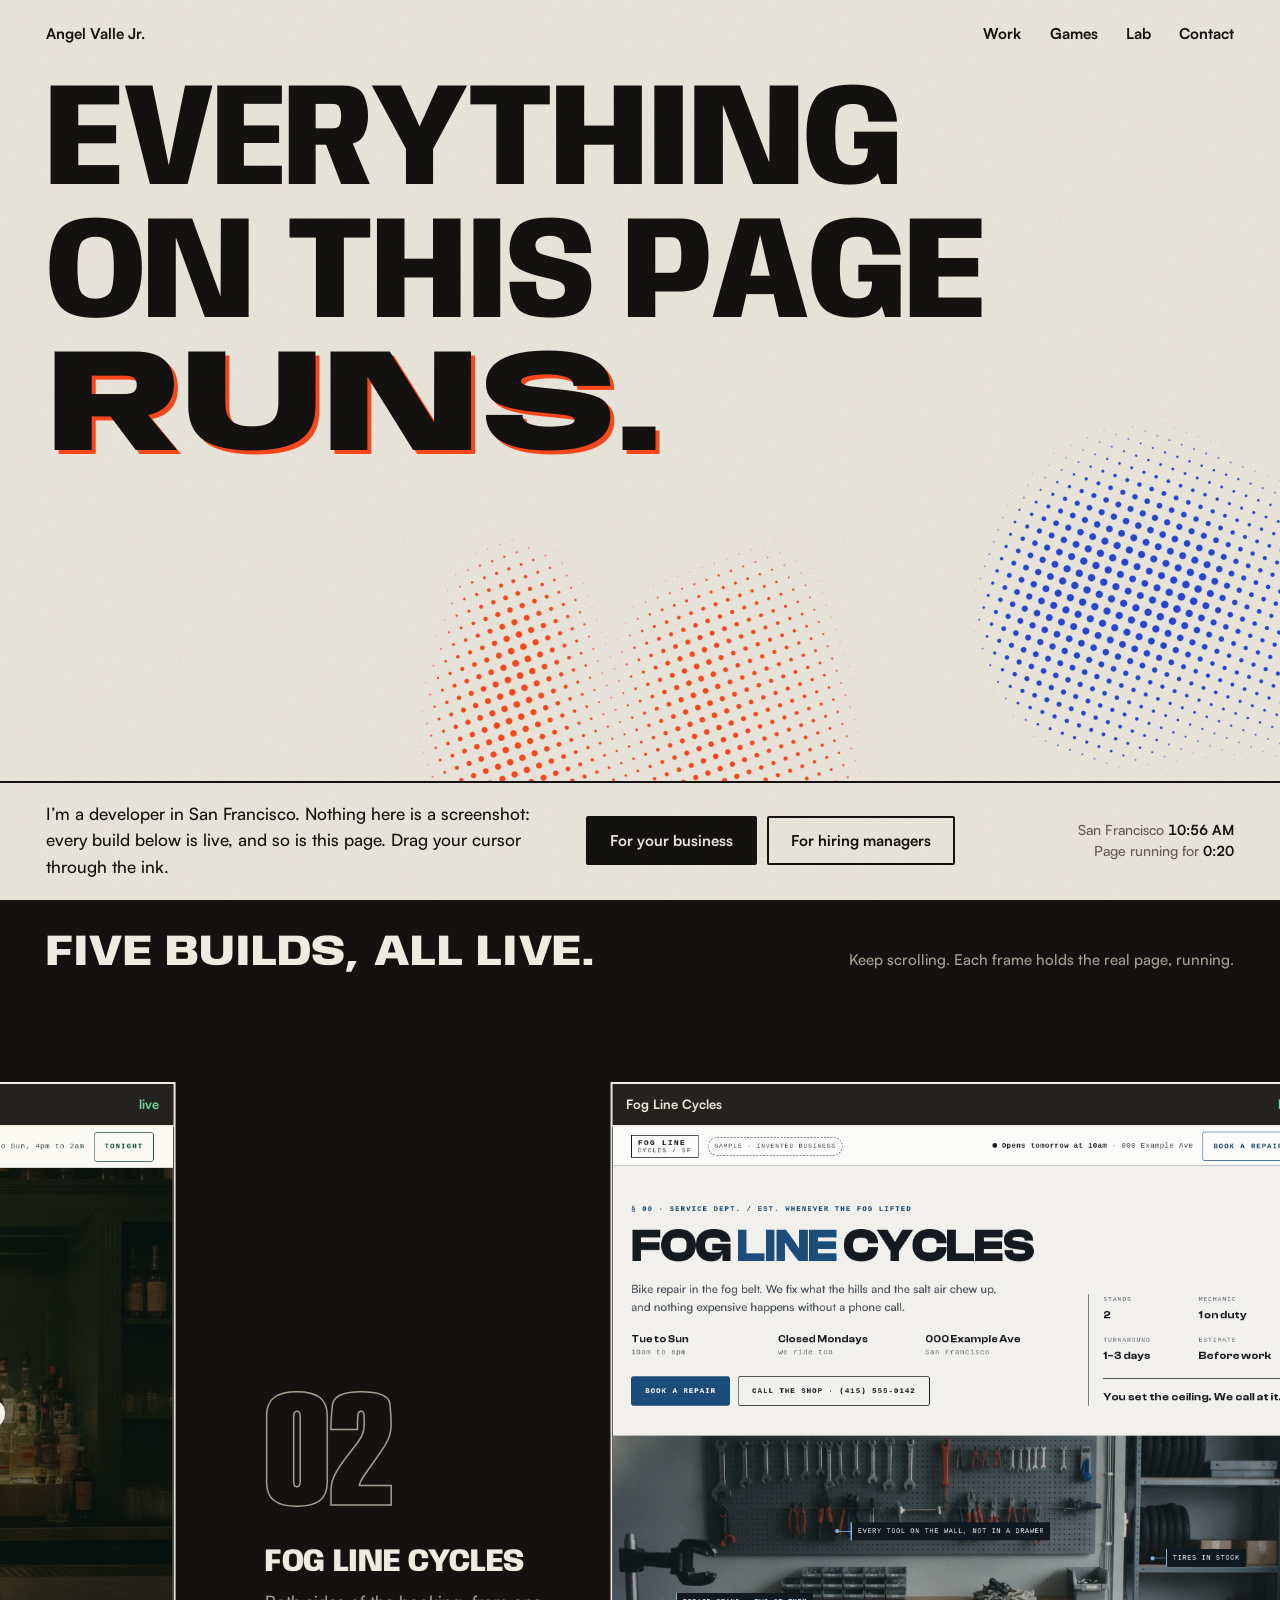
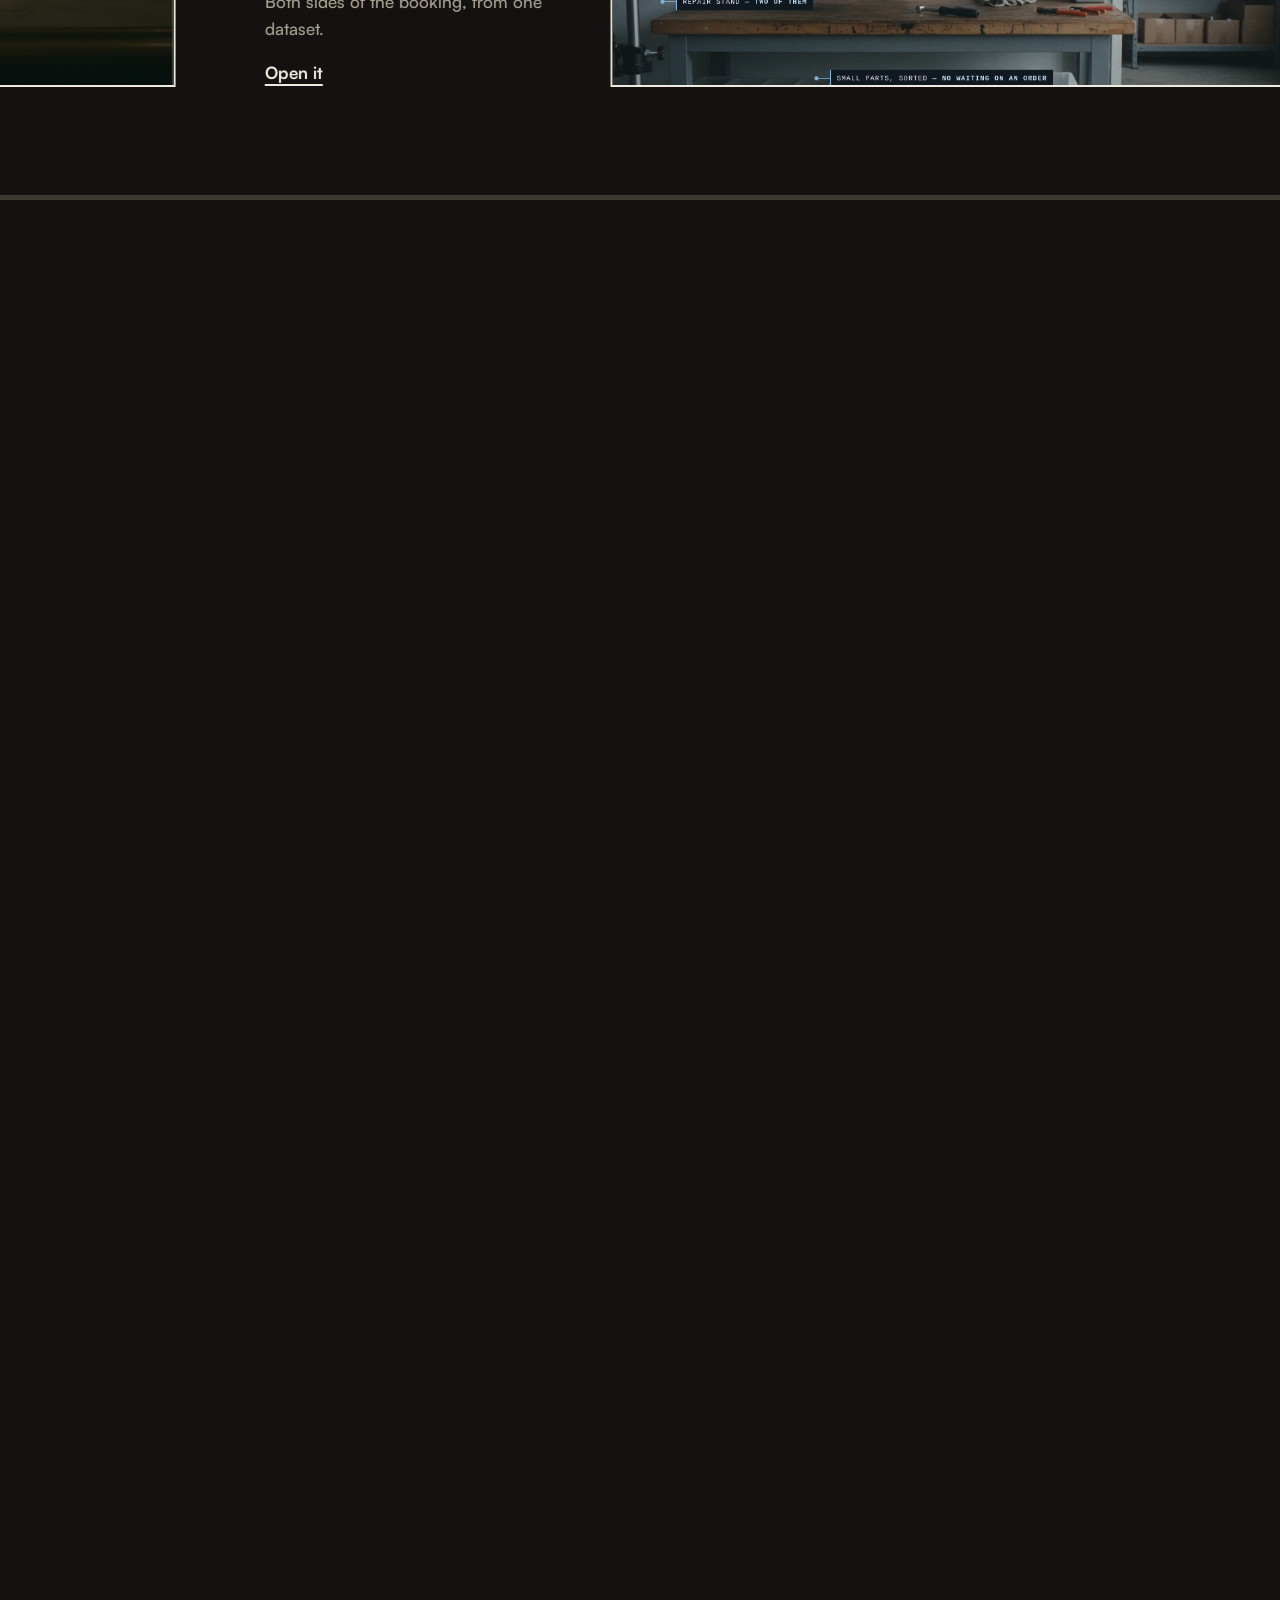
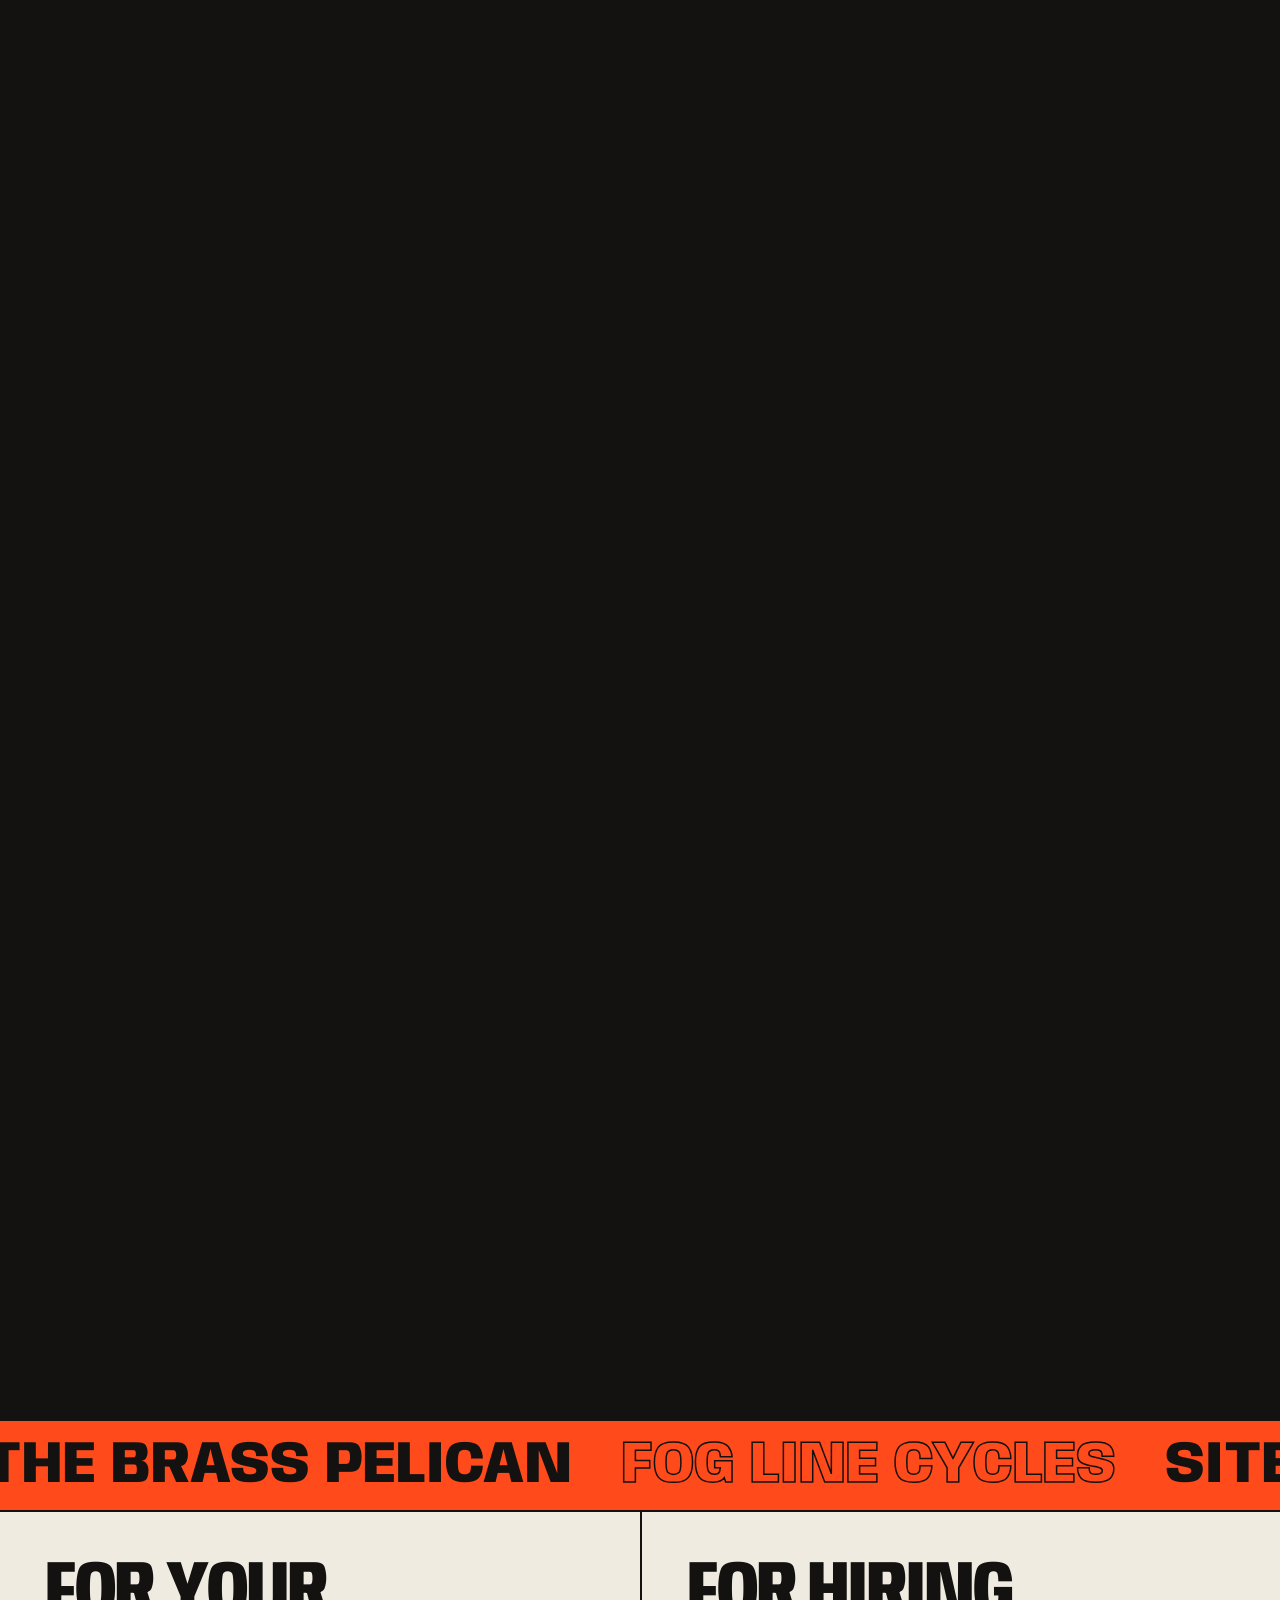
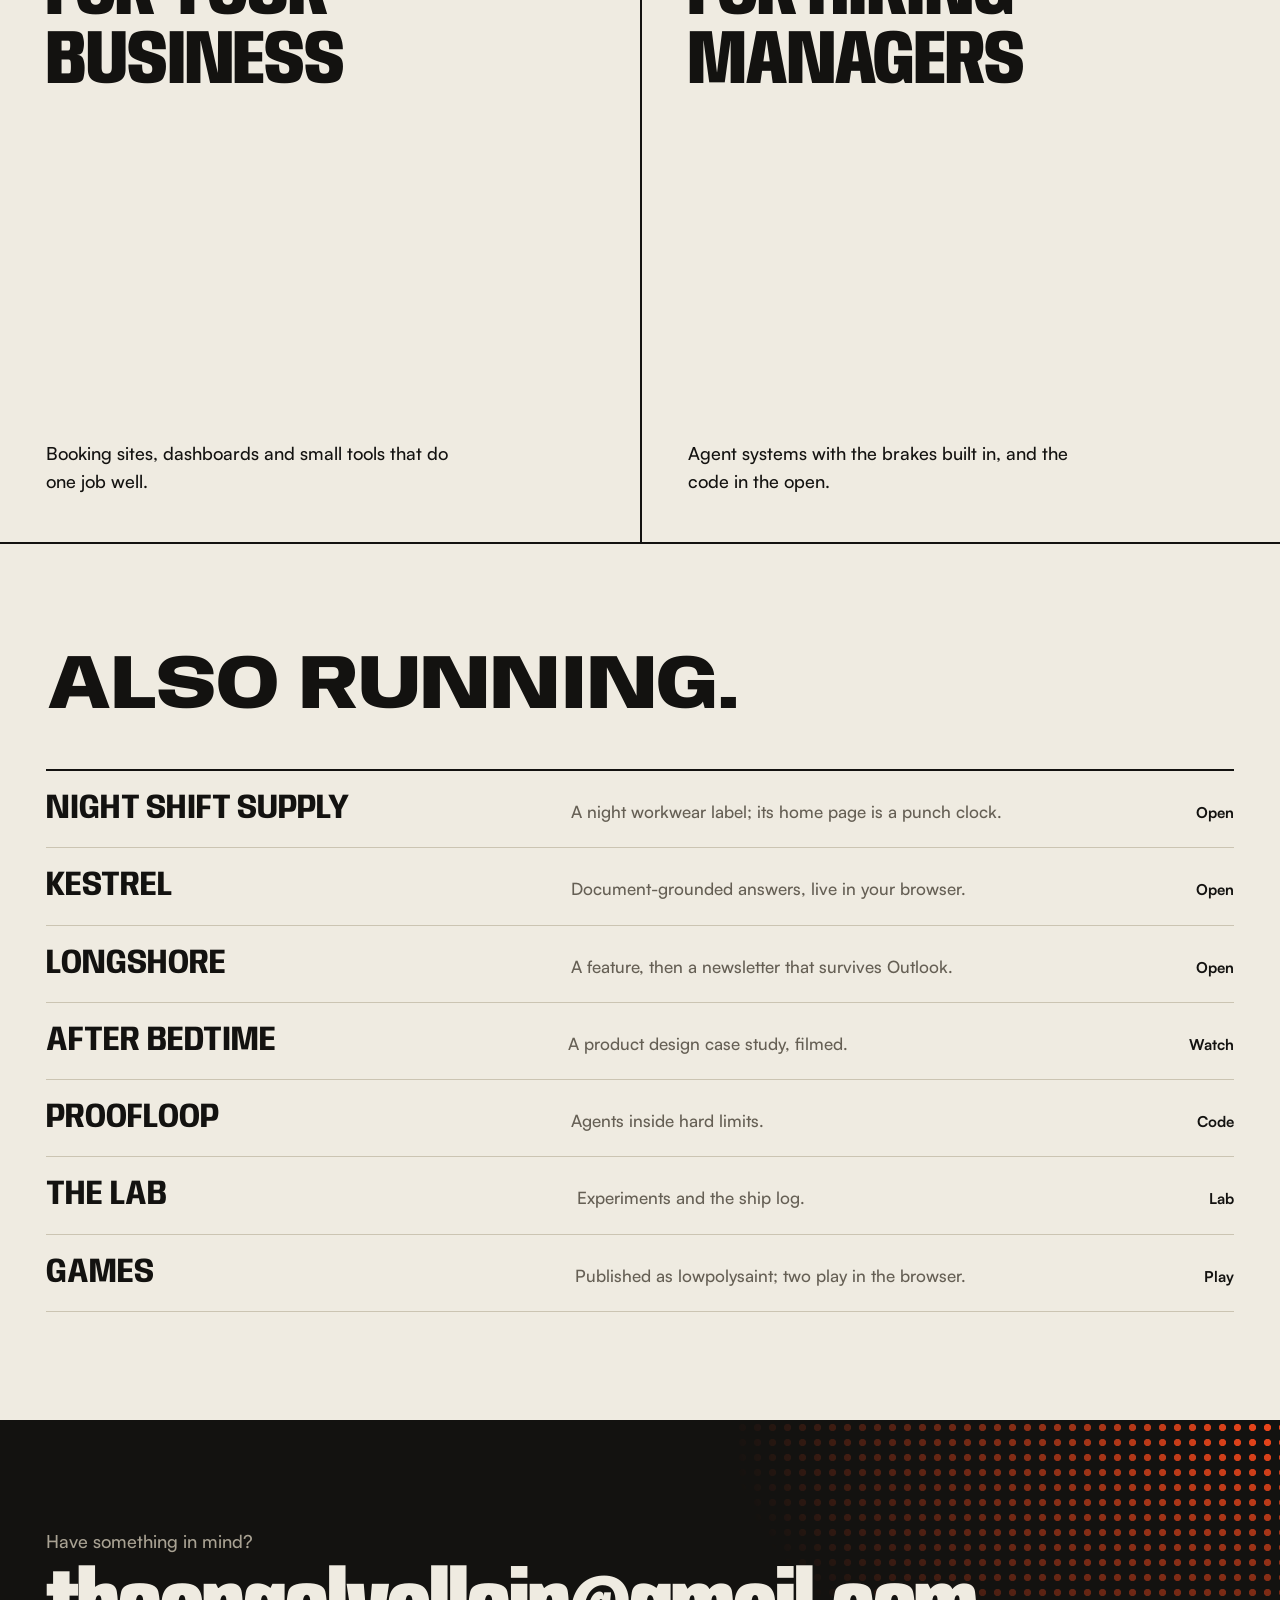
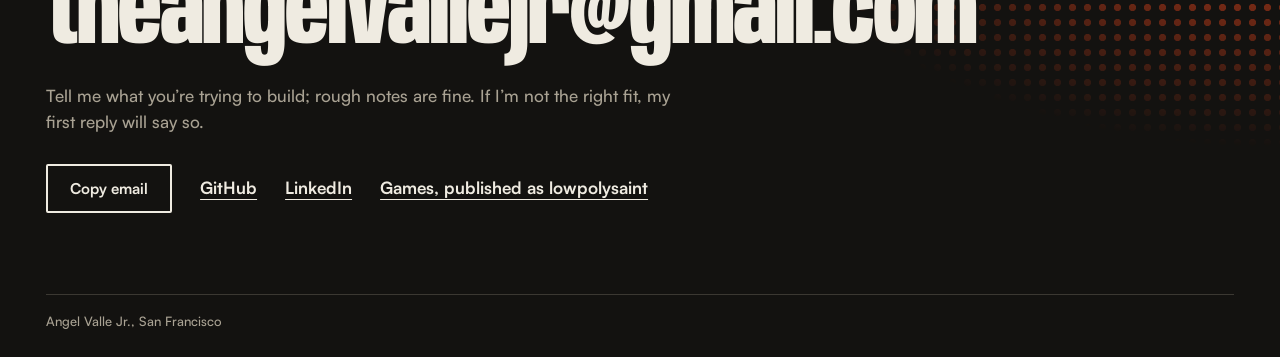
<file: index.html>
<!doctype html>
<html lang="en">
<head>
<meta charset="utf-8">
<meta name="viewport" content="width=device-width, initial-scale=1">
<title>Angel Valle Jr. · Apps, tools and games</title>
<meta name="description" content="Angel Valle Jr. San Francisco developer. Apps, tools and games. Custom-built, tested and shipped start to finish.">
<meta property="og:type" content="website">
<meta property="og:url" content="https://avjcodes.github.io/">
<meta property="og:title" content="Angel Valle Jr. · Apps, tools and games">
<meta property="og:description" content="San Francisco developer. Everything on this page runs: real builds, live, including two games that play in your browser.">
<meta property="og:image" content="https://avjcodes.github.io/assets/og-runs.jpg">
<meta name="twitter:card" content="summary_large_image">
<link rel="icon" href="data:image/svg+xml,%3Csvg xmlns='http://www.w3.org/2000/svg' viewBox='0 0 100 100'%3E%3Crect width='100' height='100' fill='%23EFEBE1'/%3E%3Ccircle cx='50' cy='50' r='30' fill='%23FF4A1C'/%3E%3C/svg%3E">
<link rel="preload" href="assets/fonts/Anybody-var-latin.woff2" as="font" type="font/woff2" crossorigin>
<link rel="preload" href="assets/fonts/Satoshi-Medium.woff2" as="font" type="font/woff2" crossorigin>
<link rel="stylesheet" href="assets/runs.css">
<script>document.documentElement.classList.add("js");</script>
</head>
<body>
<a class="skip" href="#work">Skip to the work</a>
<div class="cursor" aria-hidden="true"></div>

<main>
  <section class="hero" aria-label="Introduction">
    <canvas aria-hidden="true"></canvas>
    <header class="mast">
      <a class="who" href="./">Angel Valle Jr.</a>
      <nav aria-label="Site"><a href="#work">Work</a><a href="games.html" data-img="assets/peeks/games.webp" data-tag="playable" data-name="Games">Games</a><a href="lab.html" data-img="assets/peeks/lab.webp" data-tag="live" data-name="The lab">Lab</a><a href="#contact">Contact</a></nav>
    </header>

    <h1 class="kin" aria-label="Everything on this page runs.">
      <span class="line" aria-hidden="true">Everything</span>
      <span class="line" aria-hidden="true">on this page</span>
      <span class="line line--runs" aria-hidden="true">runs.</span>
    </h1>

    <div class="band">
      <p class="band__say">I’m a developer in San Francisco. Nothing here is a screenshot: every build below is live, and so is this page. Drag your cursor through the ink.</p>
      <div class="band__doors">
        <a class="btn btn--ink" href="#work">For your business</a>
        <a class="btn" href="https://github.com/avjcodes">For hiring managers</a>
      </div>
      <p class="band__meta">San Francisco <b data-clock>00:00</b><br>Page running for <b data-uptime>0:00</b></p>
    </div>
  </section>

  <section class="reel" id="work" aria-labelledby="work-title">
    <div class="reel__pin">
      <div class="reel__head">
        <h2 id="work-title">Five builds, all live.</h2>
        <p>Keep scrolling. Each frame holds the real page, running.</p>
      </div>
      <div class="reel__track">
        <article class="slide">
          <div class="slide__meta">
            <span class="num" aria-hidden="true">01</span>
            <h3>The Brass Pelican</h3>
            <p>A bar site that knows what’s on tonight.</p>
            <a class="go" href="brass-pelican.html">Open it</a>
          </div>
          <div class="frame">
            <div class="frame__bar"><b>The Brass Pelican</b><span class="live">live</span></div>
            <div class="port" data-src="brass-pelican.html" data-title="The Brass Pelican, the live page"><img src="assets/cards/pelican.webp" alt="The Brass Pelican: a cocktail bar site with tonight's events" width="1152" height="720" loading="lazy"></div>
          </div>
        </article>
        <article class="slide">
          <div class="slide__meta">
            <span class="num" aria-hidden="true">02</span>
            <h3>Fog Line Cycles</h3>
            <p>Both sides of the booking, from one dataset.</p>
            <a class="go" href="fogline-cycles.html">Open it</a>
          </div>
          <div class="frame">
            <div class="frame__bar"><b>Fog Line Cycles</b><span class="live">live</span></div>
            <div class="port" data-src="fogline-cycles.html" data-title="Fog Line Cycles, the live page"><img src="assets/cards/fogline.webp" alt="Fog Line Cycles: the booking flow and the shop's schedule board" width="1152" height="720" loading="lazy"></div>
          </div>
        </article>
        <article class="slide">
          <div class="slide__meta">
            <span class="num" aria-hidden="true">03</span>
            <h3>Site Doctor</h3>
            <p>It tries to break websites.</p>
            <a class="go" href="site-doctor.html">Run it</a>
          </div>
          <div class="frame">
            <div class="frame__bar"><b>Site Doctor</b><span class="live">live</span></div>
            <div class="port" data-src="site-doctor.html" data-title="Site Doctor, the live page"><img src="assets/cards/site-doctor.webp" alt="Site Doctor: an autonomous QA loop inspecting a page" width="1152" height="720" loading="lazy"></div>
          </div>
        </article>
        <article class="slide">
          <div class="slide__meta">
            <span class="num" aria-hidden="true">04</span>
            <h3>Ninth Hill</h3>
            <p>The Monday spreadsheet, replaced.</p>
            <a class="go" href="ninthhill-dashboard.html">Open it</a>
          </div>
          <div class="frame">
            <div class="frame__bar"><b>Ninth Hill Coffee Roasters</b><span class="live">live</span></div>
            <div class="port" data-src="ninthhill-dashboard.html" data-title="Ninth Hill, the live dashboard"><img src="assets/cards/ninthhill.webp" alt="Ninth Hill: the dashboard that replaced a spreadsheet" width="1152" height="720" loading="lazy"></div>
          </div>
        </article>
        <article class="slide">
          <div class="slide__meta">
            <span class="num" aria-hidden="true">05</span>
            <h3>Countersign</h3>
            <p>The agent drafts the quote; it can’t approve it.</p>
            <a class="go" href="countersign/">Open it</a>
          </div>
          <div class="frame">
            <div class="frame__bar"><b>Countersign</b><span class="live">live</span></div>
            <div class="port" data-src="countersign/" data-title="Countersign, the live app"><img src="assets/cards/countersign.webp" alt="Countersign: a drafted quote held for approval" width="1152" height="720" loading="lazy"></div>
          </div>
        </article>
      </div>
      <div class="reel__bar" aria-hidden="true"><i></i></div>
    </div>
  </section>

  <div class="marq" aria-hidden="true">
    <div class="marq__row">
      <span>The Brass Pelican</span><span>Fog Line Cycles</span><span>Site Doctor</span><span>Ninth Hill</span><span>Countersign</span><span>Kestrel</span><span>Night Shift Supply</span><span>Longshore</span>
      <span>The Brass Pelican</span><span>Fog Line Cycles</span><span>Site Doctor</span><span>Ninth Hill</span><span>Countersign</span><span>Kestrel</span><span>Night Shift Supply</span><span>Longshore</span>
    </div>
  </div>

  <section class="doors" aria-label="Two ways in">
    <a class="door door--biz" href="#contact">
      <span class="door__k">For your<br>business</span>
      <span class="door__p">Booking sites, dashboards and small tools that do one job well.</span>
    </a>
    <a class="door door--eng" href="https://github.com/avjcodes">
      <span class="door__k">For hiring<br>managers</span>
      <span class="door__p">Agent systems with the brakes built in, and the code in the open.</span>
    </a>
  </section>

  <section class="also" aria-labelledby="also-title">
    <h2 id="also-title">Also running.</h2>
    <ul class="list">
      <li><a href="https://avjcodes.github.io/nightshift-supply/" data-img="assets/peeks/nightshift.webp" data-tag="live"><span class="nm">Night Shift Supply</span><span class="wt">A night workwear label; its home page is a punch clock.</span><span class="go">Open</span></a></li>
      <li><a href="kestrel-assistant.html" data-img="assets/peeks/kestrel.webp" data-tag="live"><span class="nm">Kestrel</span><span class="wt">Document-grounded answers, live in your browser.</span><span class="go">Open</span></a></li>
      <li><a href="meridian-article.html" data-img="assets/peeks/longshore.webp" data-tag="live"><span class="nm">Longshore</span><span class="wt">A feature, then a newsletter that survives Outlook.</span><span class="go">Open</span></a></li>
      <li><a href="https://avjcodes.github.io/after-bedtime-film/" data-img="assets/peeks/afterbedtime.webp" data-tag="film"><span class="nm">After Bedtime</span><span class="wt">A product design case study, filmed.</span><span class="go">Watch</span></a></li>
      <li><a href="https://github.com/avjcodes/proofloop" data-img="assets/peeks/proofloop.webp" data-tag="code"><span class="nm">Proofloop</span><span class="wt">Agents inside hard limits.</span><span class="go">Code</span></a></li>
      <li><a href="lab.html" data-img="assets/peeks/lab.webp" data-tag="live"><span class="nm">The lab</span><span class="wt">Experiments and the ship log.</span><span class="go">Lab</span></a></li>
      <li><a href="games.html" data-img="assets/peeks/games.webp" data-tag="playable"><span class="nm">Games</span><span class="wt">Published as lowpolysaint; two play in the browser.</span><span class="go">Play</span></a></li>
    </ul>
    <div class="peek" aria-hidden="true">
      <div class="peek__bar"><b></b><span></span></div>
      <div class="peek__port"><img alt=""></div>
    </div>
  </section>
</main>

<footer class="end" id="contact">
  <p class="end__q">Have something in mind?</p>
  <a class="end__mail" href="mailto:theangelvallejr@gmail.com" data-fit>theangelvallejr@gmail.com</a>
  <p class="end__note">Tell me what you’re trying to build; rough notes are fine. If I’m not the right fit, my first reply will say so.</p>
  <div class="end__row">
    <button class="btn btn--paper" type="button" data-copy-email>Copy email</button>
    <a href="https://github.com/avjcodes">GitHub</a>
    <a href="https://www.linkedin.com/in/angel-valle-jr/">LinkedIn</a>
    <a href="games.html">Games, published as lowpolysaint</a>
  </div>
  <p class="end__fine">Angel Valle Jr., San Francisco</p>
</footer>

<script src="assets/runs.js" defer></script>
</body>
</html>
</file>
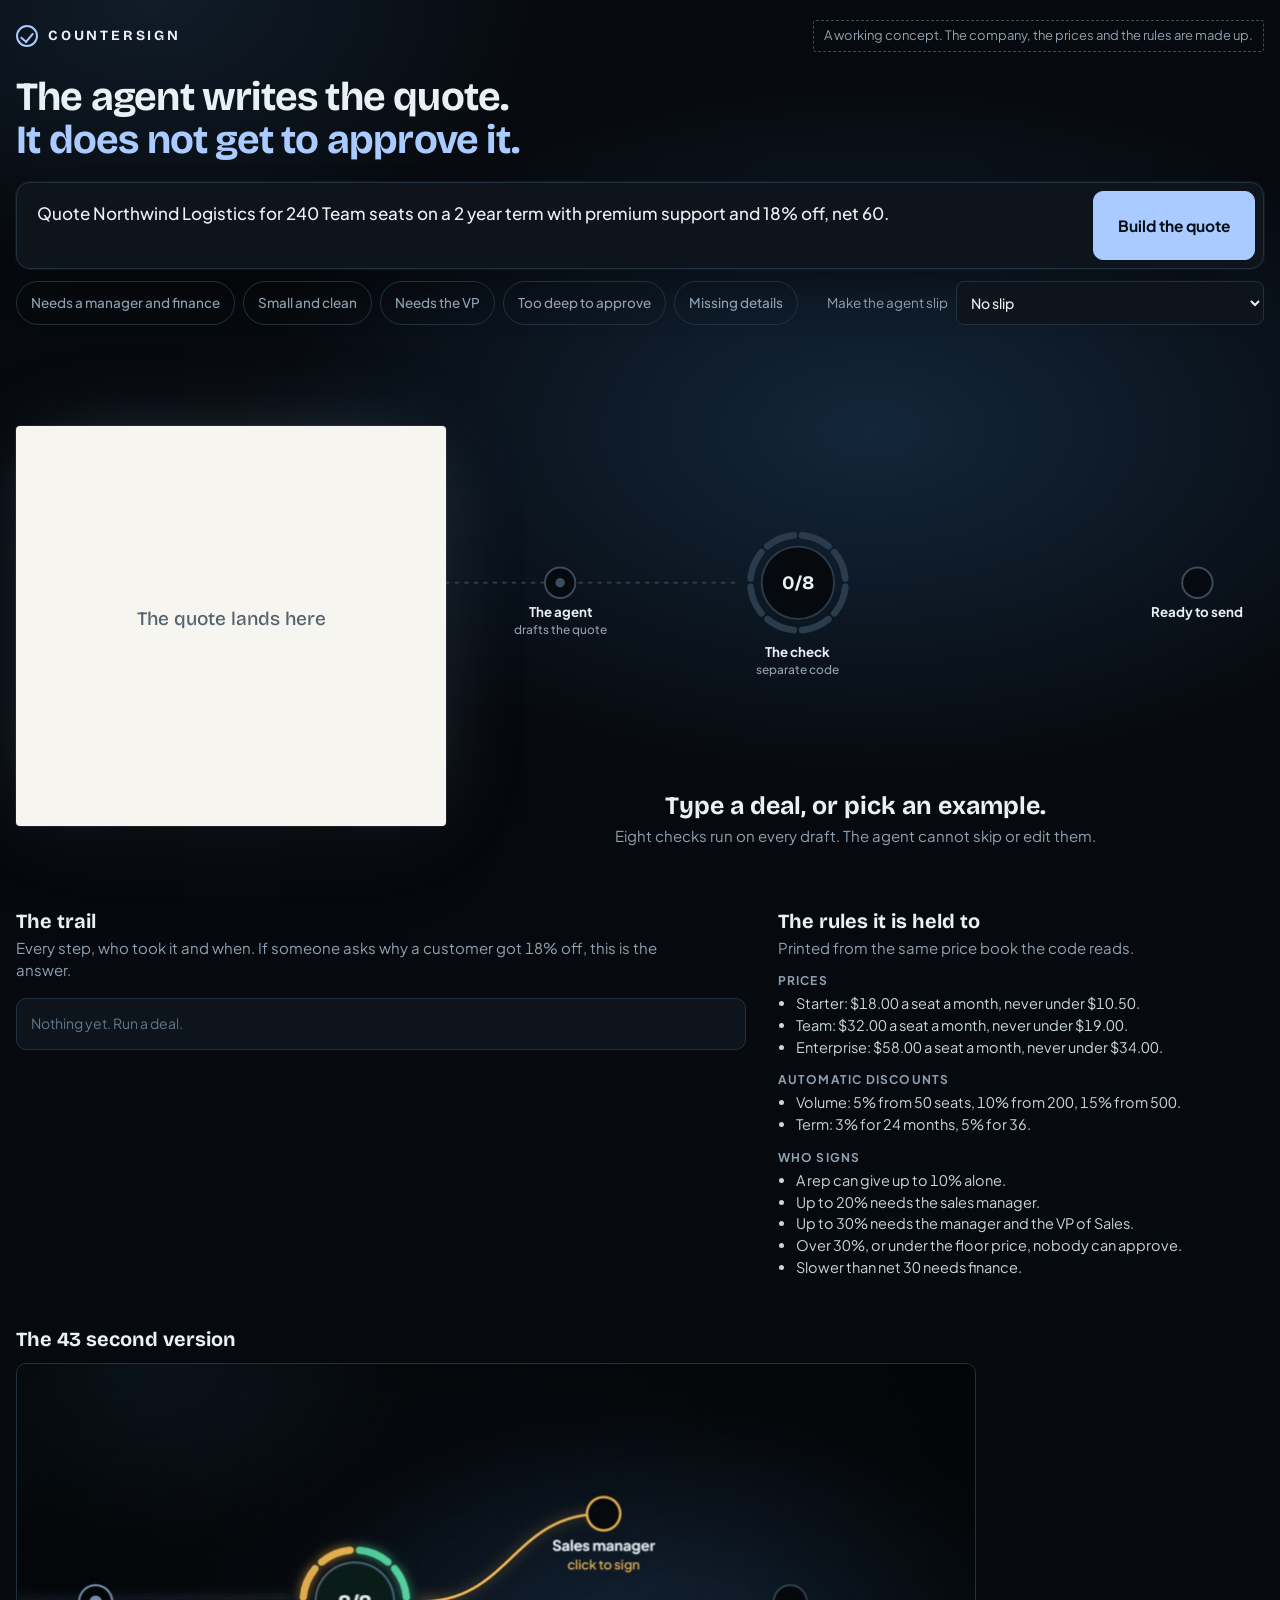
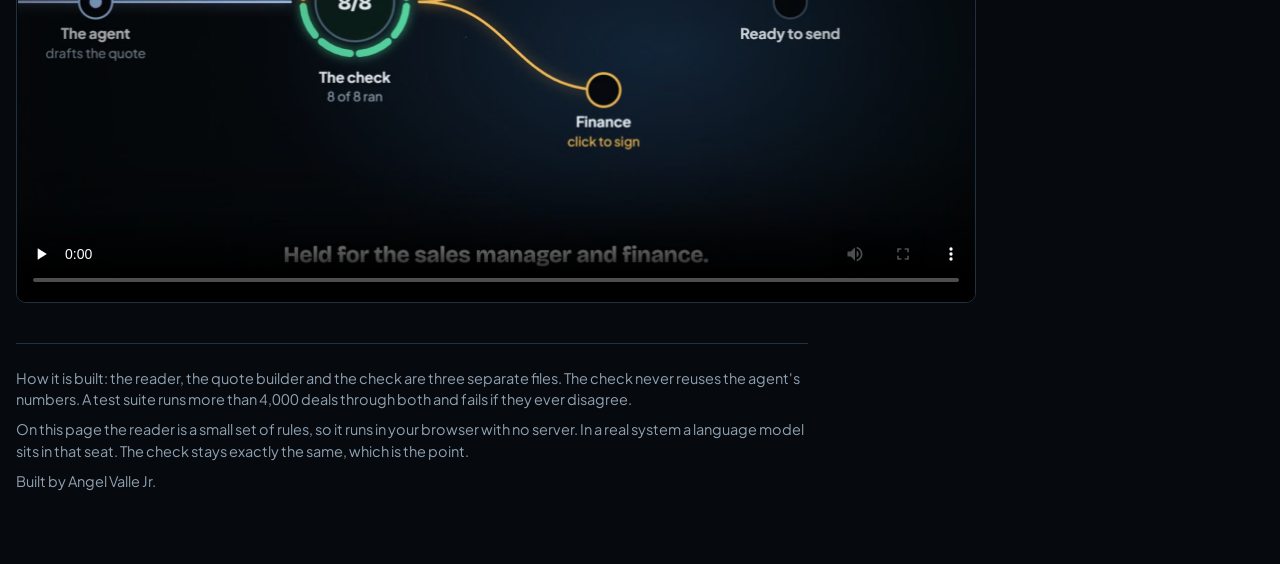
<file: countersign/index.html>
<!doctype html>
<html lang="en">
<head>
<meta charset="utf-8">
<meta name="viewport" content="width=device-width, initial-scale=1">
<title>Countersign: the agent writes the quote, a separate check decides who signs</title>
<meta name="description" content="A working concept. Type a deal in plain words, an agent drafts the quote, a separate check works the price out again and routes it to the people who have to approve it.">
<meta name="color-scheme" content="dark">
<link rel="preconnect" href="https://fonts.googleapis.com">
<link rel="preconnect" href="https://fonts.gstatic.com" crossorigin>
<link href="https://fonts.googleapis.com/css2?family=Bricolage+Grotesque:opsz,wght@12..96,500;12..96,700&family=Plus+Jakarta+Sans:wght@400;500;700&display=swap" rel="stylesheet">
<style>
:root {
  --bg: #06090d; --panel: #0d141b; --edge: #223140; --ink: #eaf1f6; --muted: #8fa1b1;
  --route: #a9cbff; --pass: #55d6a0; --flag: #f4bb52; --fail: #ff7468;
  --paper: #f7f5ef; --paper-ink: #10202b; --paper-muted: #55646f; --paper-line: #d5d6cf;
  --p-pass: #0a6340; --p-flag: #8a4a00; --p-fail: #a3271f;
  --u: 8px;
  --display: "Bricolage Grotesque", "Segoe UI", sans-serif;
  --body: "Plus Jakarta Sans", "Segoe UI", sans-serif;
}
* { box-sizing: border-box; }
html { -webkit-text-size-adjust: 100%; background: var(--bg); }
body { margin: 0; color: var(--ink); font: 400 16px/1.5 var(--body); font-variant-numeric: tabular-nums; background:
  radial-gradient(900px 520px at 68% 430px, #13263a 0, rgba(19, 38, 58, 0) 70%),
  radial-gradient(600px 400px at 12% 0, #101c29 0, rgba(16, 28, 41, 0) 70%), var(--bg); background-repeat: no-repeat; }
.cam { transform-origin: 0 0; }
.wrap { max-width: 1360px; margin: 0 auto; padding: calc(var(--u)*2.5) calc(var(--u)*2) calc(var(--u)*8); }
:focus-visible { outline: 3px solid #7fb2ff; outline-offset: 3px; }
.sr { position: absolute; width: 1px; height: 1px; overflow: hidden; clip-path: inset(50%); }

.top { display: flex; flex-wrap: wrap; justify-content: space-between; align-items: center; gap: var(--u); }
.brand { font: 700 14px/1 var(--display); letter-spacing: .2em; text-transform: uppercase; margin: 0; display: flex; align-items: center; gap: 10px; }
.brand i { width: 22px; height: 22px; border-radius: 50%; border: 2px solid var(--route); position: relative; }
.brand i::after { content: ""; position: absolute; left: 5px; top: 3px; width: 6px; height: 10px; border: solid var(--route); border-width: 0 2px 2px 0; transform: rotate(40deg); }
.concept { margin: 0; font-size: 13px; color: var(--muted); border: 1px dashed #3a4c5d; border-radius: 3px; padding: 5px 10px; }
h1 { font: 700 clamp(26px, 3.3vw, 40px)/1.08 var(--display); letter-spacing: -.02em; margin: calc(var(--u)*3) 0 calc(var(--u)*2.5); }
h1 em { font-style: normal; color: var(--route); display: block; }

/* the prompt bar */
.prompt { display: flex; gap: var(--u); align-items: stretch; background: var(--panel); border: 1px solid var(--edge); border-radius: 14px; padding: var(--u); box-shadow: 0 0 0 1px rgba(169, 203, 255, .06), 0 24px 60px -30px #000; }
.prompt:focus-within { border-color: #5d86bd; }
textarea { flex: 1; min-width: 0; resize: none; border: 0; outline: 0; background: transparent; color: var(--ink); font: 500 17px/1.45 var(--body); padding: 10px 12px; min-height: 68px; }
.btn { font: 700 15.5px/1 var(--body); color: #071019; background: var(--route); border: 1px solid var(--route); border-radius: 10px; min-height: 48px; padding: 0 calc(var(--u)*3); cursor: pointer; transition: transform .12s, background-color .12s; white-space: nowrap; }
.btn:hover { background: #c6ddff; }
.btn:active { transform: translateY(1px); }
.btn.small { min-height: 44px; font-size: 14.5px; padding: 0 calc(var(--u)*2); border-radius: 999px; background: var(--paper-ink); border-color: var(--paper-ink); color: #fff; }
.btn.small:hover { background: #24394a; }
.btn.small.ghost { background: transparent; color: var(--paper-ink); }
.btn.small.ghost:hover { background: #e6e4dc; }
.under { display: flex; flex-wrap: wrap; gap: var(--u) calc(var(--u)*3); align-items: center; justify-content: space-between; margin: calc(var(--u)*1.5) 0 0; }
.chips { display: flex; flex-wrap: wrap; gap: var(--u); }
.chip { font: 500 13.5px/1.2 var(--body); min-height: 44px; padding: 0 14px; border: 1px solid var(--edge); background: transparent; color: var(--muted); border-radius: 999px; cursor: pointer; transition: border-color .12s, color .12s; }
.chip:hover { border-color: var(--route); color: var(--ink); }
.slip { display: flex; align-items: center; gap: var(--u); font-size: 13.5px; color: var(--muted); }
select { font: 500 14px/1 var(--body); color: var(--ink); background: var(--panel); border: 1px solid var(--edge); border-radius: 8px; min-height: 44px; padding: 0 10px; max-width: 100%; }

.read { display: flex; flex-wrap: wrap; gap: 6px; min-height: 34px; margin: calc(var(--u)*2) 0 var(--u); }
.fact { font: 500 13.5px/1 var(--body); padding: 8px 12px; border-radius: 6px; background: rgba(169, 203, 255, .1); color: var(--route); border: 1px solid rgba(169, 203, 255, .25); animation: pop .22s cubic-bezier(.2, 1.3, .4, 1) both; }
.fact.note { color: var(--flag); background: rgba(244, 187, 82, .1); border-color: rgba(244, 187, 82, .3); }
@keyframes pop { from { opacity: 0; transform: translateY(6px) scale(.94); } to { opacity: 1; transform: none; } }

.work { display: grid; gap: calc(var(--u)*3); grid-template-columns: 1fr; align-items: center; }
@media (min-width: 980px) { .work { grid-template-columns: 430px minmax(0, 1fr); gap: 0; } }

/* the quote sheet: paper on a dark desk */
.sheet { position: relative; z-index: 1; background: var(--paper); color: var(--paper-ink); border-radius: 4px; padding: calc(var(--u)*3.5) calc(var(--u)*3.5) calc(var(--u)*3); min-height: 400px; box-shadow: 0 0 0 1px rgba(255,255,255,.08), 0 40px 80px -40px #000, 0 0 90px -30px rgba(169, 203, 255, .35); transition: box-shadow .3s; }
.sheet.caught { box-shadow: 0 0 0 2px var(--fail), 0 40px 80px -40px #000, 0 0 90px -20px rgba(255, 116, 104, .5); }
.sheet-head { display: flex; justify-content: space-between; gap: var(--u); align-items: flex-start; min-height: 92px; }
.sheet-kicker { font: 700 12px/1 var(--body); letter-spacing: .1em; text-transform: uppercase; color: var(--paper-muted); margin: 0 0 var(--u); }
.sheet-title { font: 700 clamp(22px, 2.4vw, 29px)/1.1 var(--display); letter-spacing: -.015em; margin: 0; }
.sheet-meta { color: var(--paper-muted); margin: 6px 0 0; font-size: 14.5px; }
.stamp { flex: none; font: 700 14px/1 var(--display); letter-spacing: .16em; text-transform: uppercase; padding: 9px 12px; border: 3px double currentColor; border-radius: 6px; transform: rotate(-7deg); animation: stamp .24s cubic-bezier(.2, 1.5, .4, 1) both; }
.stamp.none { visibility: hidden; }
.stamp.pass { color: var(--p-pass); } .stamp.flag { color: var(--p-flag); } .stamp.fail { color: var(--p-fail); }
@keyframes stamp { from { opacity: 0; transform: rotate(-7deg) scale(1.7); } to { opacity: 1; transform: rotate(-7deg) scale(1); } }
table.lines { width: 100%; border-collapse: collapse; margin-top: var(--u); }
.lines th { text-align: left; font: 700 11.5px/1 var(--body); letter-spacing: .08em; text-transform: uppercase; color: var(--paper-muted); padding: var(--u) 0; border-bottom: 2px solid var(--paper-ink); }
.lines td { padding: 10px 0; border-bottom: 1px solid var(--paper-line); vertical-align: top; font-size: 15px; }
.lines th:not(:first-child), .lines td.num { text-align: right; padding-left: 12px; white-space: nowrap; }
.row-in { animation: rowin .26s ease-out both; }
@keyframes rowin { from { opacity: 0; transform: translateX(-8px); } to { opacity: 1; transform: none; } }
.sheet-how { color: var(--paper-muted); font-size: 13.5px; margin: 10px 0 0; }
.totals { margin-top: calc(var(--u)*2.5); display: grid; gap: 4px; justify-content: end; }
.totals div { display: flex; gap: calc(var(--u)*3); justify-content: space-between; align-items: baseline; font-size: 14.5px; }
.totals .grand b { font: 700 clamp(24px, 2.6vw, 31px)/1 var(--display); }
.hide { visibility: hidden; }
.signs { margin-top: calc(var(--u)*2.5); display: grid; gap: 10px; }
.sign { display: flex; flex-wrap: wrap; align-items: center; justify-content: space-between; gap: var(--u); border-bottom: 1px solid var(--paper-ink); padding-bottom: var(--u); min-height: 54px; }
.sign-who { font-weight: 700; }
.sign-acts { display: flex; gap: var(--u); }
.sign-mark { font: 700 22px/1 var(--display); font-style: italic; transform: rotate(-3deg); animation: stamp .24s both; }
.sign.approved .sign-mark { color: var(--p-pass); } .sign.returned .sign-mark { color: var(--p-fail); }
.sheet-note { color: var(--paper-muted); font-size: 14px; margin: 0; }
.questions { margin: calc(var(--u)*3) 0; padding-left: 20px; font: 500 19px/1.4 var(--display); }
.placeholder { color: var(--paper-muted); display: grid; place-content: center; text-align: center; min-height: 330px; font: 500 19px/1.3 var(--display); }
.sheet.waiting .placeholder { animation: breathe 1.1s ease-in-out infinite alternate; }
@keyframes breathe { from { opacity: .45; } to { opacity: 1; } }

/* the route: the one thing on the page that draws itself */
.route-wrap { min-width: 0; }
#route { display: block; width: 100%; height: auto; overflow: visible; }
#route.vertical { max-width: 340px; margin: 0 auto; }
.ghost { fill: none; stroke: #2a3b4c; stroke-width: 2; stroke-dasharray: 3 7; stroke-linecap: round; }
.wire { fill: none; stroke: var(--route); stroke-width: 2.5; stroke-linecap: round; stroke-dasharray: 1; stroke-dashoffset: 1; transition: stroke-dashoffset .6s cubic-bezier(.4, 0, .2, 1); filter: drop-shadow(0 0 6px rgba(169, 203, 255, .7)); }
.wire.drawn { stroke-dashoffset: 0; }
.wire.hold { stroke: var(--flag); filter: drop-shadow(0 0 6px rgba(244, 187, 82, .6)); }
.wire.ok { stroke: var(--pass); filter: drop-shadow(0 0 6px rgba(85, 214, 160, .6)); }
.wire.back { stroke: var(--fail); stroke-dasharray: 1; transition-duration: .9s; filter: drop-shadow(0 0 6px rgba(255, 116, 104, .7)); }
.back-label { fill: var(--fail); font: 700 12px var(--body); letter-spacing: .1em; text-transform: uppercase; }
.node circle { fill: var(--bg); stroke: #3a4c5d; stroke-width: 2; transition: stroke .25s, fill .25s; }
.node .core { fill: #3a4c5d; stroke: none; }
.node .mark { fill: none; stroke: transparent; stroke-width: 2.5; stroke-linecap: round; stroke-linejoin: round; }
.n-title { fill: var(--ink); font: 700 14px var(--body); }
.n-sub { fill: var(--muted); font: 500 12.5px var(--body); }
.agent.on circle { stroke: var(--route); } .agent.on .core { fill: var(--route); }
.agent.asking circle { stroke: var(--flag); } .agent.asking .core { fill: var(--flag); }
.gate .disc { stroke: #2a3b4c; }
.gate.on .disc { stroke: #4a6078; }
.seg { fill: none; stroke: #2a3b4c; stroke-width: 7; stroke-linecap: round; transition: stroke .15s; }
.seg.pass { stroke: var(--pass); filter: drop-shadow(0 0 5px rgba(85, 214, 160, .7)); }
.seg.flag { stroke: var(--flag); filter: drop-shadow(0 0 5px rgba(244, 187, 82, .7)); }
.seg.fail { stroke: var(--fail); filter: drop-shadow(0 0 7px rgba(255, 116, 104, .9)); }
.count { fill: var(--ink); font: 700 20px var(--display); }
.gate.blocked .disc { stroke: var(--fail); fill: #2a0f0d; }
.gate.passed .disc { fill: #0b1d18; }
.signer { cursor: pointer; }
.signer .hit { fill: transparent; stroke: none; }
.signer.waiting circle:not(.hit) { stroke: var(--flag); animation: pulse 1.2s ease-in-out infinite; }
@keyframes pulse { 50% { stroke-width: 5; } }
.signer.approved { cursor: default; } .signer.approved circle:not(.hit) { stroke: var(--pass); fill: #0b1d18; } .signer.approved .mark { stroke: var(--pass); }
.signer.returned circle:not(.hit) { stroke: var(--fail); fill: #2a0f0d; }
.signer.waiting .status { fill: var(--flag); } .signer.approved .status { fill: var(--pass); } .signer.returned .status { fill: var(--fail); }
.sent.on circle { stroke: var(--pass); fill: #0b1d18; } .sent.on .mark { stroke: var(--pass); } .sent.on .n-title { fill: var(--pass); }

.say { text-align: center; min-height: 78px; padding: 0 var(--u); }
.caption { font: 700 clamp(19px, 2vw, 25px)/1.2 var(--display); margin: var(--u) 0 4px; }
.caption.pass { color: var(--pass); } .caption.flag { color: var(--flag); } .caption.fail { color: var(--fail); }
.sub { margin: 0; color: var(--muted); font-size: 15px; }

.below { display: grid; gap: calc(var(--u)*4); grid-template-columns: 1fr; margin-top: calc(var(--u)*5); }
@media (min-width: 980px) { .below { grid-template-columns: minmax(0, 1.5fr) minmax(0, 1fr); } }
.below h2 { font: 700 20px/1.2 var(--display); margin: 0 0 4px; }
.below p { color: var(--muted); margin: 0 0 calc(var(--u)*2); font-size: 15px; max-width: 60ch; }
#trail { list-style: none; margin: 0; padding: 0; background: var(--panel); border: 1px solid var(--edge); border-radius: 10px; font-size: 14px; min-height: 52px; }
#trail li { display: grid; grid-template-columns: 70px 112px 1fr; gap: 12px; padding: 9px 14px; border-top: 1px solid #18232e; animation: rowin .25s ease-out both; }
#trail li:first-child { border-top: 0; }
#trail time { color: #627689; }
#trail .who-check b { color: var(--flag); } #trail .who-agent b { color: var(--route); } #trail .who-rep b { color: var(--ink); } #trail b { color: var(--pass); }
#trail:empty::after { content: "Nothing yet. Run a deal."; display: block; padding: 14px; color: #627689; }
#rules { display: grid; gap: calc(var(--u)*2); }
#rules h3 { font: 700 12px/1 var(--body); letter-spacing: .1em; text-transform: uppercase; color: var(--muted); margin: 0 0 6px; }
#rules ul { margin: 0; padding-left: 18px; font-size: 14.5px; color: #c9d5df; }
.film { margin-top: calc(var(--u)*6); }
.film h2 { font: 700 20px/1.2 var(--display); margin: 0 0 calc(var(--u)*1.5); }
.film video { display: block; width: 100%; max-width: 960px; aspect-ratio: 16 / 9; border-radius: 10px; border: 1px solid var(--edge); background: #04070a; }
footer { margin-top: calc(var(--u)*5); padding-top: calc(var(--u)*3); border-top: 1px solid var(--edge); color: var(--muted); font-size: 14.5px; max-width: 72ch; }
footer p { margin: 0 0 var(--u); }

@media (max-width: 700px) {
  .prompt { flex-direction: column; } textarea { min-height: 104px; }
  .sheet { padding: calc(var(--u)*3) calc(var(--u)*2); }
  #trail li { grid-template-columns: 1fr; gap: 0; } #trail time { display: none; }
  .under { justify-content: flex-start; }
}
@media (prefers-reduced-motion: reduce) { * { animation: none !important; transition: none !important; } }
</style>
</head>
<body>
<div class="cam" id="cam">
<div class="wrap">
  <header class="top">
    <p class="brand"><i aria-hidden="true"></i>Countersign</p>
    <p class="concept">A working concept. The company, the prices and the rules are made up.</p>
  </header>
  <h1>The agent writes the quote. <em>It does not get to approve it.</em></h1>

  <form id="form" class="prompt">
    <label class="sr" for="ask">The deal, in plain words</label>
    <textarea id="ask" spellcheck="false" placeholder="Type a deal the way a rep would say it"></textarea>
    <button class="btn" type="submit">Build the quote</button>
  </form>
  <div class="under">
    <div class="chips" id="examples" aria-label="Example deals"></div>
    <label class="slip">Make the agent slip <select id="slip"></select></label>
  </div>
  <div class="read" id="read" aria-label="What the agent understood"></div>

  <main class="work">
    <section aria-label="The quote">
      <div class="sheet" id="sheet"><div class="placeholder">The quote lands here</div></div>
    </section>
    <section class="route-wrap" aria-label="The route">
      <svg id="route" role="img" aria-label="The route a quote takes: the agent, the check, the people who sign, ready to send"></svg>
      <div class="say" aria-live="polite">
        <p class="caption" id="caption">Type a deal, or pick an example.</p>
        <p class="sub" id="subcaption">Eight checks run on every draft. The agent cannot skip or edit them.</p>
      </div>
    </section>
  </main>

  <div class="below">
    <section aria-label="The trail">
      <h2>The trail</h2>
      <p>Every step, who took it and when. If someone asks why a customer got 18% off, this is the answer.</p>
      <ol id="trail"></ol>
    </section>
    <section aria-label="The rules">
      <h2>The rules it is held to</h2>
      <p>Printed from the same price book the code reads.</p>
      <div id="rules"></div>
    </section>
  </div>

  <section class="film" aria-label="The film">
    <h2>The 43 second version</h2>
    <video controls preload="none" poster="film-poster.jpg" src="film.mp4"></video>
  </section>

  <footer>
    <p>How it is built: the reader, the quote builder and the check are three separate files. The check never reuses the agent's numbers. A test suite runs more than 4,000 deals through both and fails if they ever disagree.</p>
    <p>On this page the reader is a small set of rules, so it runs in your browser with no server. In a real system a language model sits in that seat. The check stays exactly the same, which is the point.</p>
    <p>Built by Angel Valle Jr.</p>
  </footer>
</div>
</div>
<script type="module" src="src/app.js"></script>
</body>
</html>
</file>
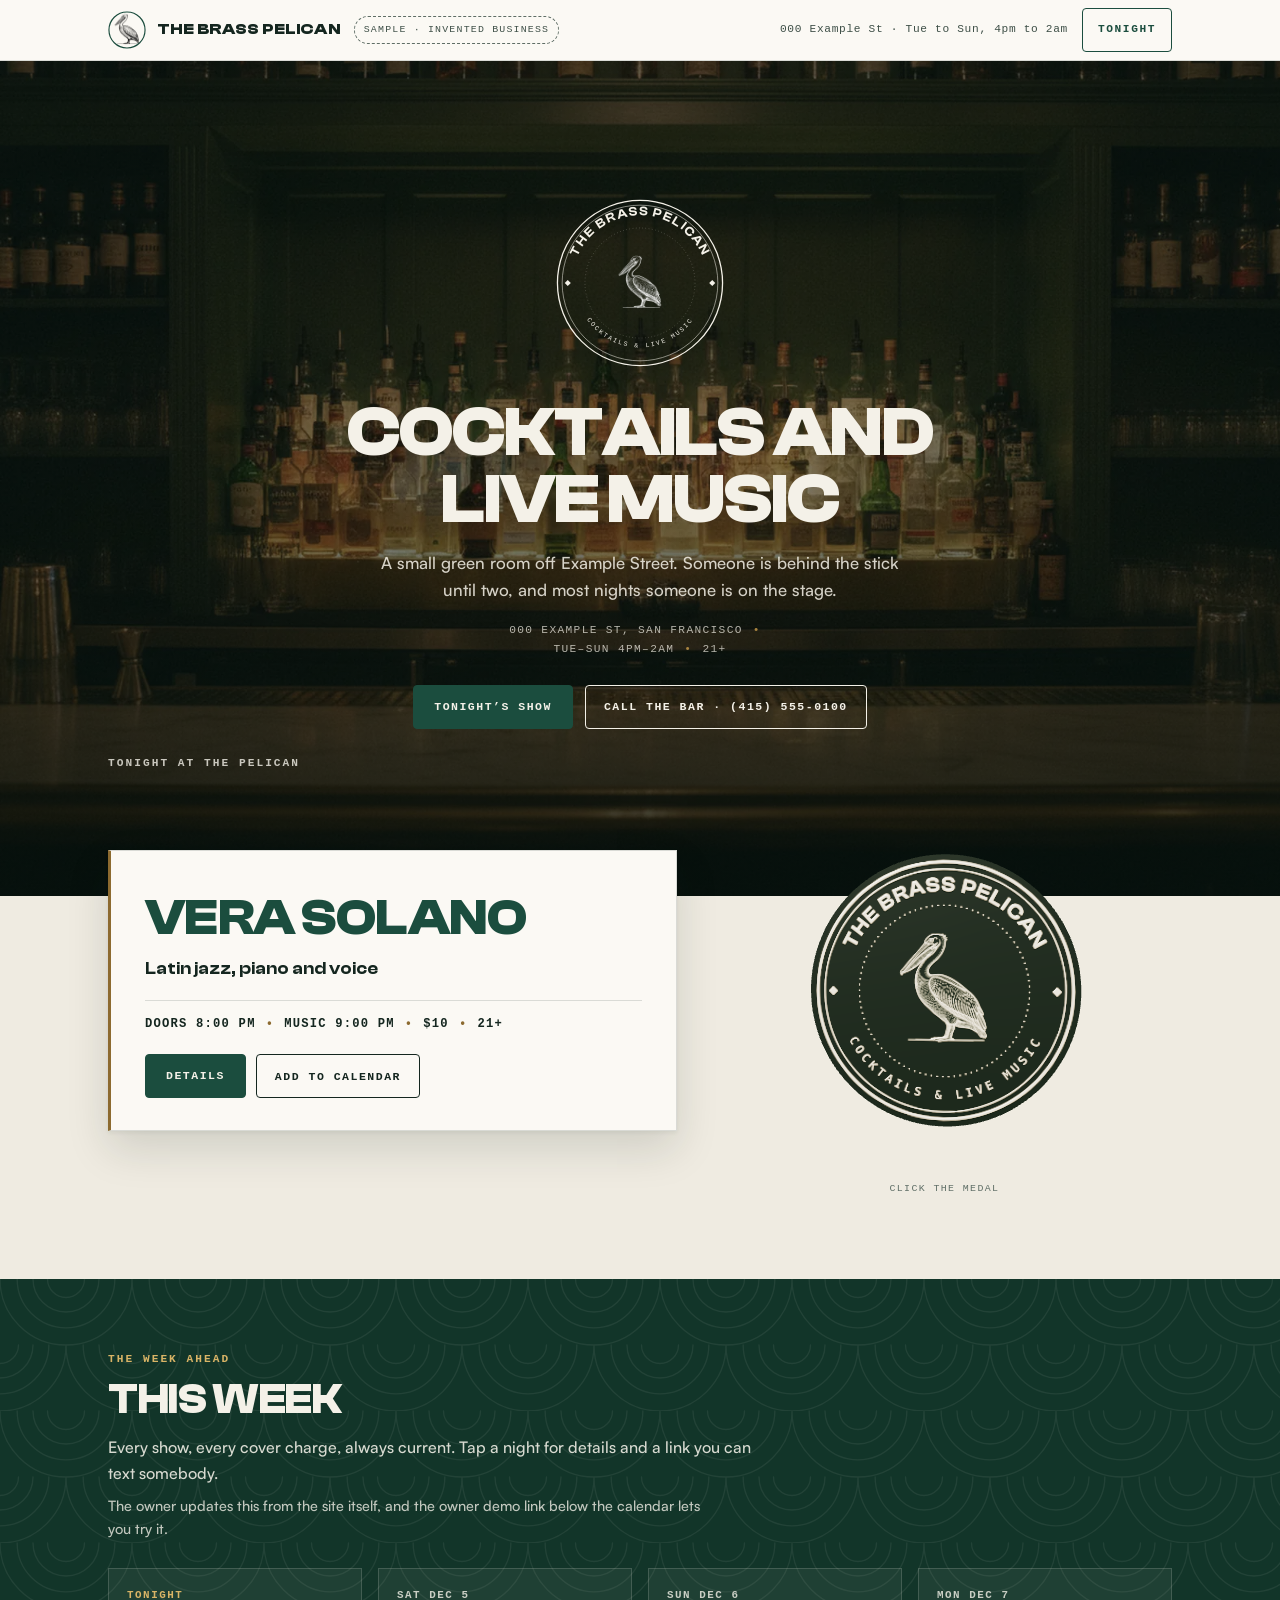
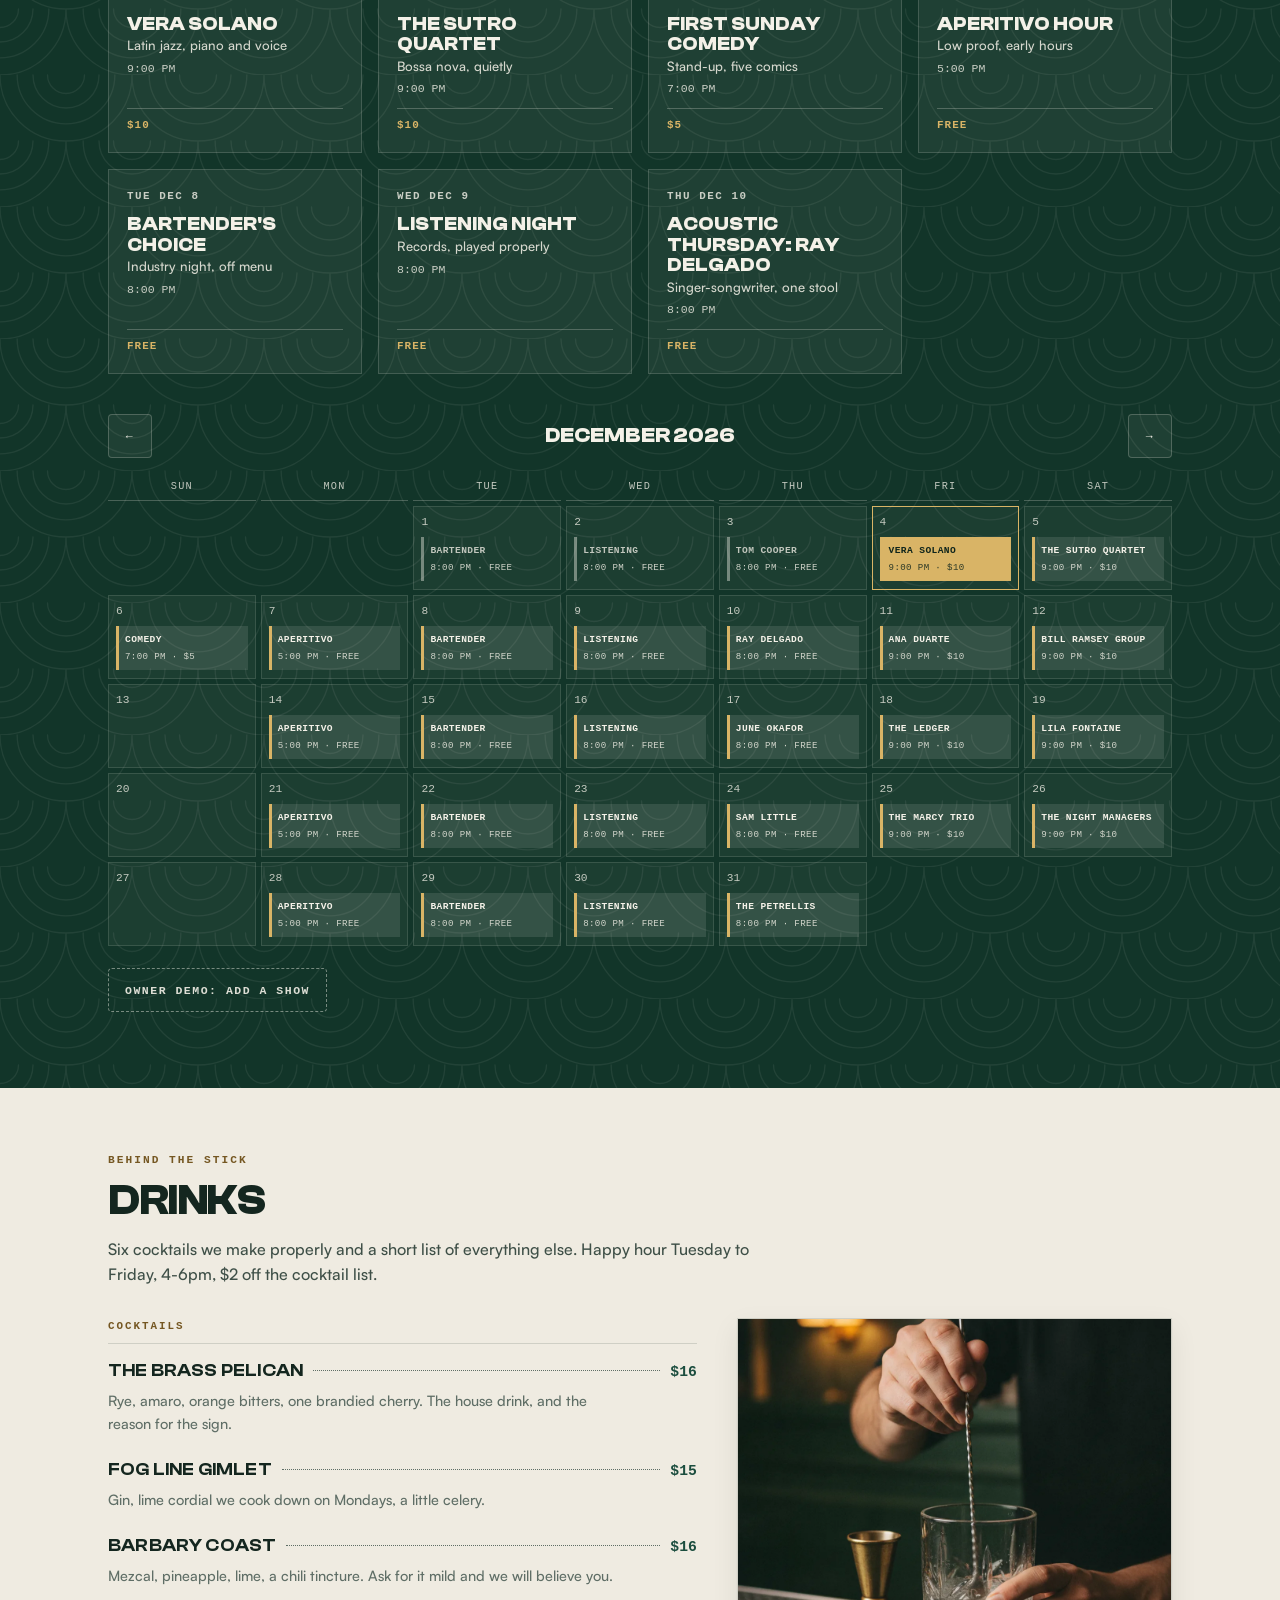
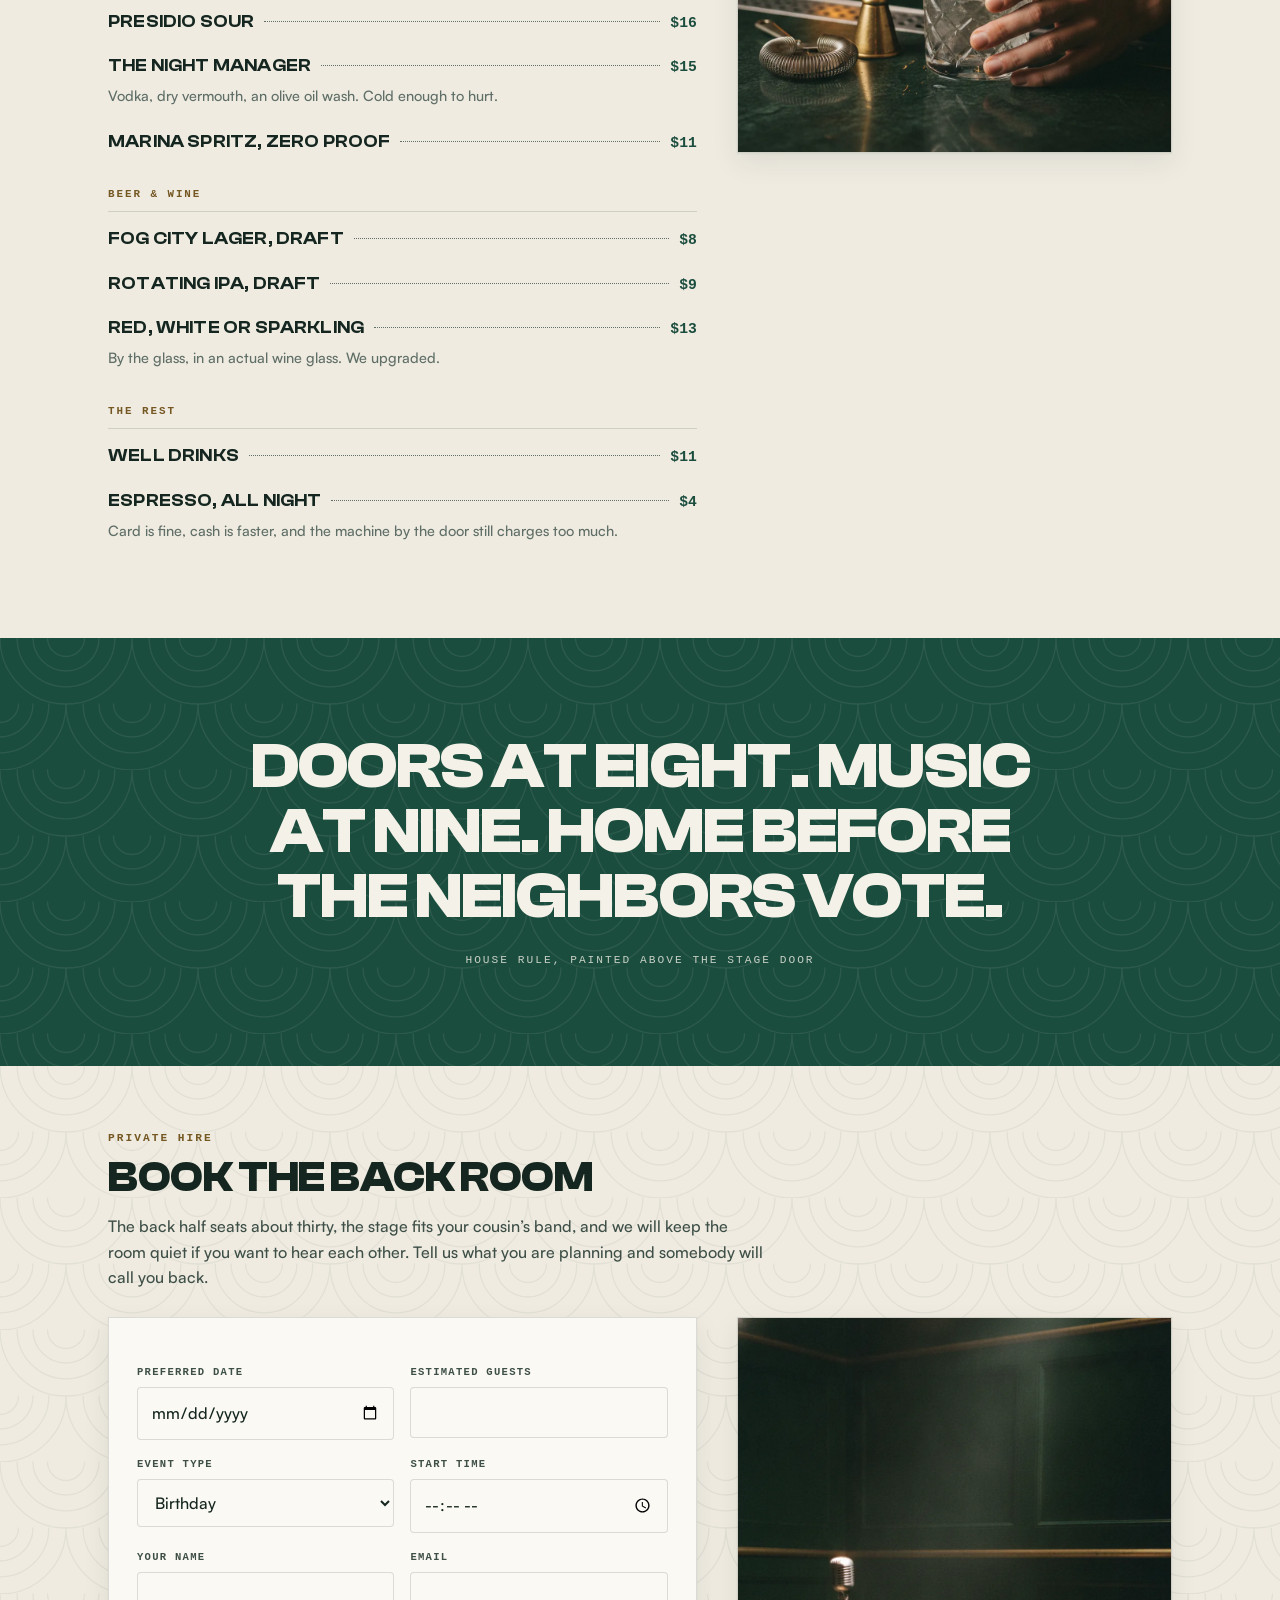
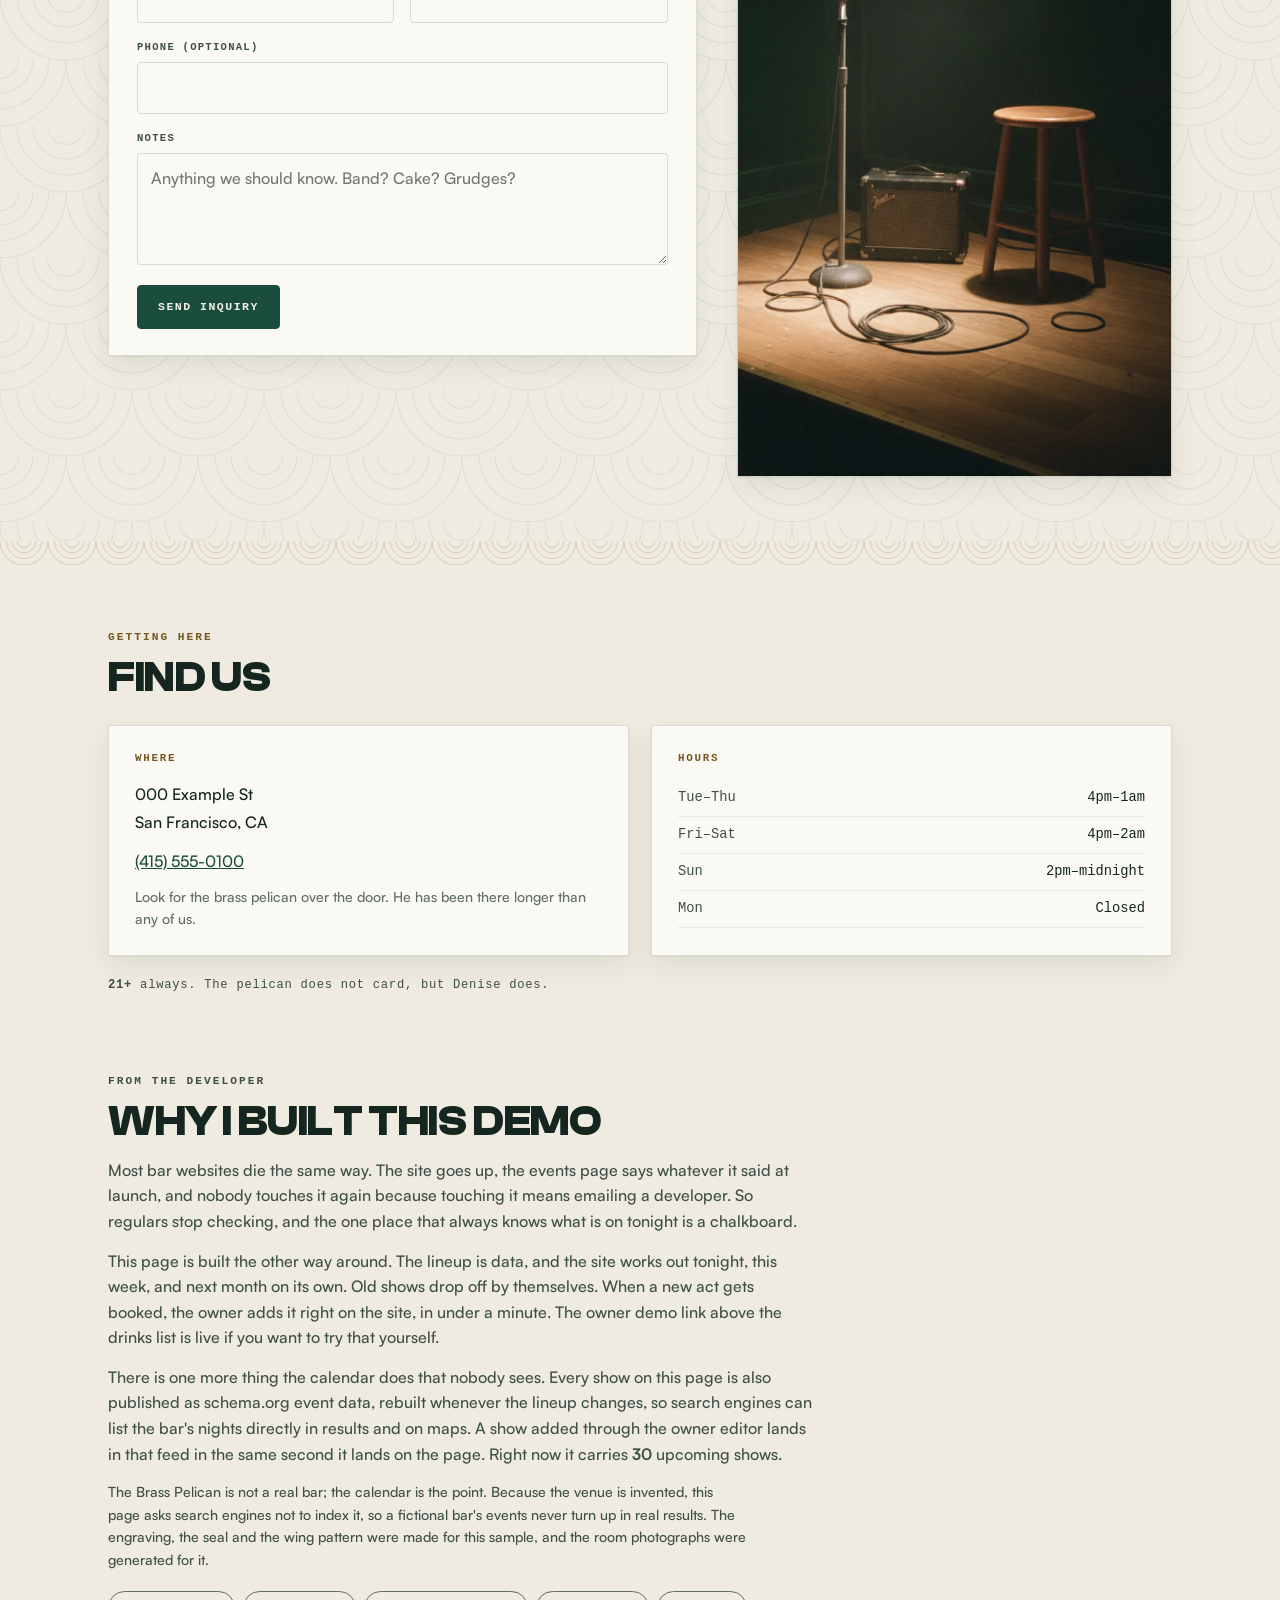
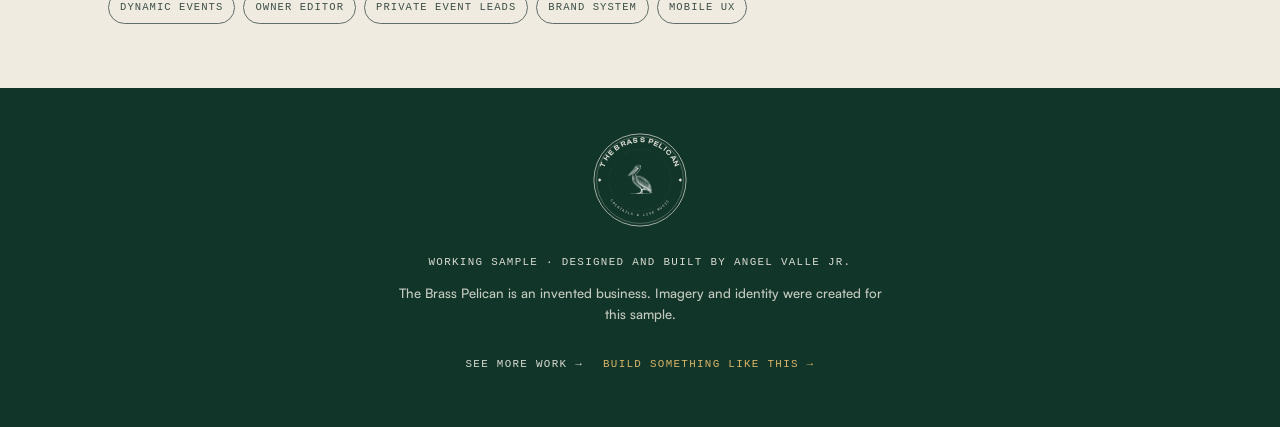
<file: brass-pelican.html>
<!DOCTYPE html>
<html lang="en" data-vt-page="pelican">
<head>
<meta charset="UTF-8">
<meta name="viewport" content="width=device-width, initial-scale=1">
<meta name="color-scheme" content="light dark">
<!-- This is a portfolio sample for an invented business. The structured data below is
     real, valid and testable, but the venue does not exist, so the page is kept out of
     search: publishing a fictional bar's events as genuine records would not be honest. -->
<meta name="robots" content="noindex, nofollow">
<title>The Brass Pelican &middot; Cocktails and live music, San Francisco (Sample)</title>
<meta name="description" content="Working sample by Angel Valle Jr.: a cocktail bar site whose owner books the room himself. Tonight, the week and the month are all driven by one set of event data.">
<meta property="og:title" content="The Brass Pelican &middot; Cocktails and live music (Sample)">
<meta property="og:description" content="Working sample by Angel Valle Jr.: a cocktail bar site the owner updates himself.">
<meta property="og:url" content="https://avjcodes.github.io/brass-pelican.html">
<meta property="og:type" content="website">
<meta property="og:image" content="https://avjcodes.github.io/assets/brand/pelican-og.jpg">
<meta property="og:image:width" content="1200">
<meta property="og:image:height" content="630">
<meta property="og:image:type" content="image/jpeg">
<meta property="og:image:alt" content="The Brass Pelican: the engraved pelican seal over a warmly lit back bar">
<meta name="twitter:card" content="summary_large_image">
<meta name="twitter:title" content="The Brass Pelican &middot; Cocktails and live music (Sample)">
<meta name="twitter:description" content="A sample bar site whose owner books the room himself. Tonight, this week and the month all run off one set of event data.">
<meta name="twitter:image" content="https://avjcodes.github.io/assets/brand/pelican-og.jpg">
<style>
  @font-face { font-family: "Clash Display"; src: url("assets/fonts/ClashDisplay-Bold.woff2") format("woff2"); font-weight: 700; font-display: swap; }
  @font-face { font-family: "Clash Display"; src: url("assets/fonts/ClashDisplay-Semibold.woff2") format("woff2"); font-weight: 600; font-display: swap; }
  @font-face { font-family: "Satoshi"; src: url("assets/fonts/Satoshi-Medium.woff2") format("woff2"); font-weight: 500; font-display: swap; }
  @font-face { font-family: "Satoshi"; src: url("assets/fonts/Satoshi-Bold.woff2") format("woff2"); font-weight: 700; font-display: swap; }

  :root {
    --bone: #EFEBE1; --bone-2: #E6E1D5; --card: #FBF9F4;
    --ink: #14261F; --ink-2: #3E4F47; --ink-3: #5F6E66;
    --forest: #1B4D3E; --forest-deep: #123529;
    --brass: #8C6A2F; --brass-lit: #A98440;
    --line: rgba(20,38,31,.14); --line-soft: rgba(20,38,31,.07);
    --brass-text: #755722; --danger: #A81E17;
    --band: #123529; --band-2: #1B4D3E; --band-ink: #F4F1E8; --band-brass: #D9B466;
    --on-forest: #F4F1E8;
    --shadow: 0 1px 2px rgba(20,38,31,.05), 0 10px 26px rgba(20,38,31,.08);
    --shadow-lift: 0 2px 4px rgba(20,38,31,.06), 0 18px 40px rgba(20,38,31,.14);
    --display: "Clash Display", Georgia, serif;
    --body: "Satoshi", system-ui, -apple-system, "Segoe UI", sans-serif;
    --mono: ui-monospace, "Cascadia Mono", Consolas, Menlo, monospace;
  }
  @media (prefers-color-scheme: dark) {
    :root {
      --bone: #101A16; --bone-2: #0C1411; --card: #16221D;
      --ink: #E9EFEA; --ink-2: #AFBDB5; --ink-3: #8B9A92;
      --forest: #4FA184; --forest-deep: #2E6B56;
      --brass: #C9A24D; --brass-lit: #DDB868;
      --line: rgba(233,239,234,.14); --line-soft: rgba(233,239,234,.07);
    --brass-text: #D9B466; --danger: #F0958C;
    --band: #0E2A20; --band-2: #16402F; --band-ink: #F4F1E8; --band-brass: #D9B466;
      --on-forest: #08120E;
      --shadow: 0 1px 2px rgba(0,0,0,.4), 0 10px 26px rgba(0,0,0,.4);
      --shadow-lift: 0 2px 4px rgba(0,0,0,.5), 0 18px 40px rgba(0,0,0,.5);
    }
  }

  * { box-sizing: border-box; margin: 0; padding: 0; }
  html { scroll-behavior: smooth; }
  body {
    font-family: var(--body); font-weight: 500; font-size: 1rem; line-height: 1.6;
    color: var(--ink); background: var(--bone); min-height: 100vh;
    -webkit-font-smoothing: antialiased; padding-bottom: 0;
  }
  .svg-defs, .grain { display: none; }
  a { color: var(--forest); }
  :focus-visible { outline: 2px solid var(--forest); outline-offset: 2px; }
  img { max-width: 100%; height: auto; display: block; }
  .num, .hours, .tn-meta, .when, .tm, .cover, .price { font-variant-numeric: tabular-nums; }
  .skip { position: absolute; left: 12px; top: -60px; z-index: 60; padding: 12px 16px; min-height: 44px; display: inline-flex; align-items: center;
    background: var(--forest); color: var(--on-forest); font-family: var(--mono); font-weight: 700; font-size: .72rem; letter-spacing: .12em; text-transform: uppercase; text-decoration: none; border-radius: 4px; transition: top .16s ease; }
  .skip:focus-visible { top: 12px; }
  .wrap { max-width: 1120px; margin: 0 auto; padding: 0 28px; }
  @media (max-width: 600px) { .wrap { padding: 0 18px; } }
  @media (max-width: 380px) { .wrap { padding: 0 12px; } .month-grid { gap: 2px; } }
  .mono { font-family: var(--mono); font-size: .7rem; letter-spacing: .14em; text-transform: uppercase; }
  .fine { font-size: .88rem; color: var(--ink-3); }

  /* the wing lattice, used as page texture and as section rules */
  .tex { position: relative; }
  .tex::before {
    content: ""; position: absolute; inset: 0; pointer-events: none;
    background-color: currentColor; color: var(--ink); opacity: .055;
    -webkit-mask: url("assets/brand/lattice.svg") repeat; mask: url("assets/brand/lattice.svg") repeat;
    -webkit-mask-size: 132px; mask-size: 132px;
  }
  .tex > * { position: relative; }
  .rule { height: 24px; background-color: currentColor; color: var(--brass); opacity: .5;
    -webkit-mask: url("assets/brand/lattice.svg") repeat-x; mask: url("assets/brand/lattice.svg") repeat-x;
    -webkit-mask-size: 48px 48px; mask-size: 48px 48px; }

  /* ============ Top bar ============ */
  .bar { position: sticky; top: 0; z-index: 30; background: var(--card); border-bottom: 1px solid var(--line); }
  .bar-in { max-width: 1120px; margin: 0 auto; padding: 0 28px; height: 60px; display: flex; align-items: center; gap: 14px; }
  .brand { display: inline-flex; align-items: center; gap: 11px; min-height: 44px; min-width: 0; text-decoration: none; color: inherit; }
  .brand .mark { width: 38px; height: 38px; flex: 0 0 auto; color: var(--forest); }
  .brand .mark .lit { display: none; }
  @media (prefers-color-scheme: dark) { .brand .mark .ink { display: none; } .brand .mark .lit { display: block; } }
  .brand b { font-family: var(--display); font-weight: 700; font-size: 1rem; letter-spacing: .01em; text-transform: uppercase; white-space: nowrap; }
  .sample-badge { font-family: var(--mono); font-size: .62rem; letter-spacing: .12em; text-transform: uppercase; color: var(--ink-2); border: 1px dashed var(--ink-3); border-radius: 999px; padding: 5px 9px; white-space: nowrap; }
  .bar-meta { margin-left: auto; font-family: var(--mono); font-size: .7rem; letter-spacing: .06em; color: var(--ink-2); white-space: nowrap; }
  .bar-cta { display: inline-flex; align-items: center; min-height: 44px; padding: 0 15px; border: 1.5px solid var(--forest); border-radius: 4px; color: var(--forest); font-family: var(--mono); font-weight: 700; font-size: .7rem; letter-spacing: .14em; text-transform: uppercase; text-decoration: none; }
  .bar-cta:hover { background: var(--forest); color: var(--on-forest); }
  @media (max-width: 860px) { .bar-meta { display: none; } }
  @media (max-width: 600px) { .bar-in { padding: 0 18px; gap: 10px; } .sample-badge .long { display: none; } }
  @media (max-width: 400px) { .bar-cta { display: none; } }

  /* ============ Hero ============ */
  .hero { position: relative; min-height: 62vh; display: grid; place-items: center; text-align: center; overflow: hidden; background: var(--forest-deep); }
  .hero img { position: absolute; inset: 0; width: 100%; height: 100%; object-fit: cover; }
  .hero::after { content: ""; position: absolute; inset: 0; background: linear-gradient(180deg, rgba(6,16,12,.62) 0%, rgba(6,16,12,.48) 45%, rgba(6,16,12,.82) 100%); }
  .hero-in { position: relative; z-index: 2; padding: 72px 28px clamp(110px, 13vw, 168px); color: #F4F1E8; }
  .hero .seal-mark { width: 172px; margin: 0 auto 22px; color: #F4F1E8; }
  .hero h1 { font-family: var(--display); font-weight: 700; font-size: clamp(2.4rem, 6.2vw, 4.4rem); line-height: .96; letter-spacing: -.015em; text-transform: uppercase; }
  .hero p { margin-top: 16px; font-size: 1.05rem; color: rgba(244,241,232,.85); max-width: 46ch; margin-inline: auto; }
  .hero .vitals { margin-top: 18px; font-family: var(--mono); font-size: .7rem; letter-spacing: .12em; text-transform: uppercase; color: rgba(244,241,232,.72); display: flex; flex-wrap: wrap; justify-content: center; gap: 2px 0; }
  .hero .vitals .bit { white-space: nowrap; }
  .hero .vitals .dot { color: var(--brass-lit); padding: 0 10px; }
  @media (max-width: 520px) { .hero .vitals { gap: 2px 14px; } .hero .vitals .dot { display: none; } }
  .hero-cta { margin-top: 26px; display: flex; flex-wrap: wrap; gap: 12px; justify-content: center; }

  /* ============ Buttons ============ */
  .btn, .btn-ghost, .quiet-btn, #detail-copy, #owner-open, .close-btn, .month-head button, .call-btn {
    font-family: var(--mono); font-weight: 700; font-size: .72rem; letter-spacing: .13em; text-transform: uppercase; cursor: pointer; min-height: 44px; border-radius: 4px;
  }
  .btn { display: inline-flex; align-items: center; padding: 0 20px; background: var(--forest); color: var(--on-forest); border: 1.5px solid var(--forest); text-decoration: none; transition: filter .14s ease, transform .14s ease; }
  .btn:hover { filter: brightness(1.1); } .btn:active { transform: translateY(1px); }
  .btn-ghost, .call-btn { display: inline-flex; align-items: center; padding: 0 18px; background: transparent; color: inherit; border: 1.5px solid currentColor; text-decoration: none; }
  .btn-ghost:hover, .call-btn:hover { background: rgba(255,255,255,.1); }
  .quiet-btn, #detail-copy { background: none; border: 0; color: var(--ink-2); text-decoration: underline; text-underline-offset: 3px; padding: 0 6px; }
  #owner-open { background: var(--card); border: 1.5px dashed var(--ink-3); color: var(--ink-2); padding: 0 16px; }
  #owner-open:hover { border-style: solid; color: var(--ink); }

  /* ============ Sections ============ */
  section { padding: 64px 0 0; }
  @media (max-width: 600px) { section { padding-top: 44px; } }
  .eyebrow { font-family: var(--mono); font-size: .7rem; letter-spacing: .18em; text-transform: uppercase; color: var(--brass-text); font-weight: 700; }
  h2 { margin-top: 10px; font-family: var(--display); font-weight: 700; font-size: clamp(1.8rem, 3.6vw, 2.6rem); line-height: 1.02; letter-spacing: -.01em; text-transform: uppercase; }
  .sub { margin-top: 14px; max-width: 60ch; color: var(--ink-2); }
  .owner-note { margin-top: 8px; max-width: 60ch; font-size: .9rem; color: var(--ink-3); }

  /* Tonight */
  #tonight { position: relative; z-index: 5; margin-top: clamp(-150px, -11vw, -92px); padding-top: 0; }
  #tonight .eyebrow { color: rgba(244,241,232,.8); }
  .tonight-grid { margin-top: 18px; display: grid; grid-template-columns: minmax(0,1fr) minmax(280px,.8fr); gap: 40px; align-items: center; }
  @media (max-width: 900px) { .tonight-grid { grid-template-columns: 1fr; gap: 26px; } }
  .tn-panel { background: var(--card); border: 1px solid var(--line); border-left: 3px solid var(--brass); box-shadow: var(--shadow-lift); padding: 32px 34px; }
  .tn-name { font-family: var(--display); font-weight: 700; font-size: clamp(2rem, 4.6vw, 3.2rem); line-height: .98; letter-spacing: -.01em; text-transform: uppercase; color: var(--forest); overflow-wrap: anywhere; }
  .tn-name.quiet { color: var(--ink); }
  .tn-genre { margin-top: 10px; font-family: var(--display); font-weight: 600; font-size: 1.1rem; color: var(--ink); }
  .tn-meta { margin-top: 18px; padding-top: 14px; border-top: 1px solid var(--line); font-family: var(--mono); font-weight: 700; font-size: .76rem; letter-spacing: .1em; text-transform: uppercase; display: flex; flex-wrap: wrap; gap: 2px 0; }
  .tn-meta .bit { white-space: nowrap; }
  .tn-meta .dot { color: var(--brass); padding: 0 10px; }
  @media (max-width: 460px) { .tn-meta { gap: 2px 16px; } .tn-meta .dot { display: none; } }
  .tn-actions { margin-top: 20px; display: flex; flex-wrap: wrap; gap: 10px; }
  .up-head { margin-top: 22px; font-family: var(--mono); font-size: .66rem; letter-spacing: .16em; text-transform: uppercase; color: var(--brass-text); font-weight: 700; }
  .up-list { list-style: none; margin-top: 6px; }
  .up-list a { display: grid; grid-template-columns: 8.5em 1fr auto; align-items: baseline; gap: 12px; min-height: 44px; padding: 9px 0; border-bottom: 1px solid var(--line-soft); text-decoration: none; color: inherit; }
  .up-list li:last-child a { border-bottom: 0; }
  .up-list a:hover .up-name, .up-list a:focus-visible .up-name { color: var(--forest); }
  .up-when { font-family: var(--mono); font-size: .68rem; letter-spacing: .1em; text-transform: uppercase; color: var(--ink-3); }
  .up-name { font-family: var(--display); font-weight: 600; font-size: 1.02rem; letter-spacing: .01em; }
  .up-cover { font-family: var(--mono); font-size: .68rem; letter-spacing: .04em; color: var(--ink-2); white-space: nowrap; }
  @media (max-width: 520px) {
    .up-list a { grid-template-columns: 1fr auto; gap: 2px 10px; padding: 11px 0; }
    .up-when { grid-column: 1 / -1; }
    .up-cover { grid-column: 2; }
  }
  .medal { position: relative; height: clamp(300px, 34vw, 400px); }
  .medal canvas { position: absolute; inset: 0; width: 100%; height: 100%; cursor: pointer; border-radius: 50%; }
  .medal .hint { position: absolute; left: 0; right: 0; bottom: -6px; text-align: center; font-family: var(--mono); font-size: .62rem; letter-spacing: .14em; text-transform: uppercase; color: var(--ink-3); pointer-events: none; }

  /* This week */
  .week-list { list-style: none; margin-top: 28px; display: grid; grid-template-columns: repeat(auto-fill, minmax(230px, 1fr)); gap: 16px; }
  .week-list li { display: flex; }
  .week-row { flex: 1; display: flex; flex-direction: column; gap: 9px; min-height: 156px; padding: 18px; background: var(--card); border: 1px solid var(--line); box-shadow: var(--shadow); text-decoration: none; color: var(--ink); transition: transform .18s ease, box-shadow .18s ease, border-color .18s ease; }
  a.week-row:hover { transform: translateY(-3px); box-shadow: var(--shadow-lift); border-color: var(--brass); }
  .week-row.dark-night { border-style: dashed; background: transparent; box-shadow: none; color: var(--ink-3); }
  .week-row .when { font-family: var(--mono); font-weight: 700; font-size: .68rem; letter-spacing: .14em; text-transform: uppercase; color: var(--ink-3); }
  .week-row .when.today { color: var(--brass-text); }
  .week-row .what { display: flex; flex-direction: column; gap: 3px; flex: 1; }
  .week-row .nm { font-family: var(--display); font-weight: 700; font-size: 1.2rem; line-height: 1.06; text-transform: uppercase; }
  .week-row .gn { font-size: .82rem; line-height: 1.35; color: var(--ink-2); }
  .week-row .tm { font-family: var(--mono); font-size: .72rem; color: var(--ink-3); margin-top: 2px; }
  .week-row .cover { align-self: stretch; padding-top: 8px; border-top: 1px solid var(--line); font-family: var(--mono); font-weight: 700; font-size: .68rem; letter-spacing: .1em; text-transform: uppercase; color: var(--forest); }
  .week-row.dark-night .what { font-size: .88rem; }

  /* detail + owner panels */
  .detail { position: relative; margin-top: 20px; background: var(--card); border: 1px solid var(--line); box-shadow: var(--shadow-lift); padding: 28px 30px; }
  .detail.hidden { display: none; }
  .detail h3, #owner-title { font-family: var(--display); font-weight: 700; font-size: 1.7rem; text-transform: uppercase; line-height: 1.05; padding-right: 88px; }
  .genre-line { margin-top: 8px; color: var(--ink-2); }
  .editor-note { margin-top: 10px; max-width: 60ch; font-size: .92rem; color: var(--ink-2); }
  .meta { margin-top: 14px; font-family: var(--mono); font-weight: 700; font-size: .76rem; letter-spacing: .08em; text-transform: uppercase; }
  .meta .dot { color: var(--brass); padding: 0 8px; }
  .detail p { margin-top: 10px; max-width: 60ch; }
  .act-row { margin-top: 18px; display: flex; flex-wrap: wrap; gap: 10px; }
  .share-row { margin-top: 14px; display: flex; flex-wrap: wrap; align-items: center; gap: 8px; font-size: .86rem; color: var(--ink-2); }
  .share-row code { font-family: var(--mono); font-size: .74rem; background: var(--bone-2); border: 1px solid var(--line); padding: 6px 8px; border-radius: 3px; overflow-wrap: anywhere; }
  .close-btn { position: absolute; top: 16px; right: 16px; background: none; border: 0; color: var(--ink-2); text-decoration: underline; text-underline-offset: 3px; padding: 0 6px; }

  /* month grid */
  .month-head { margin-top: 40px; display: flex; align-items: center; justify-content: space-between; gap: 10px; }
  .month-head h3 { font-family: var(--display); font-weight: 700; font-size: 1.3rem; text-transform: uppercase; }
  .month-head button { background: var(--card); border: 1.5px solid var(--line); color: var(--ink); padding: 0 14px; min-width: 44px; }
  .month-head button:hover { border-color: var(--brass); }
  .month-wrap { margin-top: 14px; overflow-x: auto; }
  .month-grid { display: grid; grid-template-columns: repeat(7, minmax(44px, 1fr)); gap: 5px; min-width: 440px; }

  .dow { font-family: var(--mono); font-size: .64rem; letter-spacing: .12em; text-transform: uppercase; color: var(--ink-3); padding: 6px 4px; text-align: center; border-bottom: 1px solid var(--line); }
  .cell { min-height: 84px; padding: 7px; background: var(--card); border: 1px solid var(--line); display: flex; flex-direction: column; gap: 5px; }
  .cell.blank { background: transparent; border-color: transparent; }
  .cell.is-today { border: 1.5px solid var(--brass); }
  .dnum { font-family: var(--mono); font-size: .7rem; color: var(--ink-3); }
  .cell .chip { display: flex; flex-direction: column; justify-content: center; gap: 2px; min-height: 44px; font-family: var(--mono); font-weight: 700; font-size: .6rem; letter-spacing: .04em; text-transform: uppercase; color: var(--ink); background: var(--bone-2); border-left: 3px solid var(--forest); padding: 5px 6px; text-decoration: none; overflow: hidden; }
  .cell .chip .ct { display: block; font-weight: 500; font-size: .57rem; color: var(--ink-3); white-space: nowrap; overflow: hidden; text-overflow: ellipsis; }
  .cell .chip.past { border-left-color: var(--ink-3); color: var(--ink-3); background: transparent; }
  .cell.is-today .chip { background: var(--forest); border-color: var(--forest); color: var(--on-forest); }
  .cell.is-today .chip .ct { color: var(--on-forest); opacity: .85; }
  .owner-line { margin-top: 22px; }

  /* forms */
  .form-grid { margin-top: 20px; display: grid; grid-template-columns: 1fr 1fr; gap: 16px; }
  @media (max-width: 600px) { .form-grid { grid-template-columns: 1fr; } }
  .field { display: flex; flex-direction: column; gap: 6px; }
  .field.span2 { grid-column: 1 / -1; }
  .field label { font-family: var(--mono); font-size: .66rem; letter-spacing: .12em; text-transform: uppercase; color: var(--ink-2); font-weight: 700; }
  .field input, .field select, .field textarea { font: inherit; font-size: 16px; padding: 12px 13px; min-height: 46px; border: 1.5px solid var(--line); border-radius: 4px; background: var(--card); color: var(--ink); }
  .field textarea { min-height: 112px; resize: vertical; }
  .field input:focus-visible, .field select:focus-visible, .field textarea:focus-visible { outline: 2px solid var(--forest); outline-offset: 2px; }
  .field input:focus, .field select:focus, .field textarea:focus { border-color: var(--forest); }
  .field.bad input, .field.bad select { border-color: var(--danger); }
  .err { display: none; font-size: .84rem; color: var(--danger); }
  .field.bad .err { display: block; }
  .form-foot { margin-top: 20px; display: flex; flex-wrap: wrap; align-items: center; gap: 12px; }
  .form-status { font-family: var(--mono); font-size: .7rem; letter-spacing: .08em; text-transform: uppercase; color: var(--forest); }
  #private form, .confirm-panel { background: var(--card); border: 1px solid var(--line); box-shadow: var(--shadow); padding: 26px 28px; }
  .confirm-panel[hidden] { display: none; }
  .demo-flag { display: inline-block; font-family: var(--mono); font-size: .64rem; letter-spacing: .12em; text-transform: uppercase; color: var(--brass-text); border: 1.5px solid var(--brass); padding: 6px 10px; font-weight: 700; }
  .confirm-panel h3 { margin-top: 14px; font-family: var(--display); font-weight: 700; font-size: 1.9rem; text-transform: uppercase; line-height: 1.05; }
  .recap { margin-top: 12px; font-family: var(--mono); font-size: .8rem; line-height: 1.85; }
  .confirm-panel p { margin-top: 10px; max-width: 60ch; color: var(--ink-2); }

  /* drinks */
  .drinks-grid { margin-top: 30px; display: grid; grid-template-columns: minmax(0,1.15fr) minmax(260px,.85fr); gap: 40px; align-items: start; }
  @media (max-width: 900px) { .drinks-grid { grid-template-columns: 1fr; gap: 26px; } }
  .drinks-shot { border: 1px solid var(--line); box-shadow: var(--shadow); }
  .menu { list-style: none; }
  .menu .grp { margin-top: 26px; font-family: var(--mono); font-size: .68rem; letter-spacing: .18em; text-transform: uppercase; color: var(--brass-text); font-weight: 700; padding-bottom: 8px; border-bottom: 1px solid var(--line); }
  .menu .grp:first-child { margin-top: 0; }
  .menu li.d { display: flex; align-items: baseline; gap: 10px; padding: 12px 0 4px; }
  .menu .item { font-family: var(--display); font-weight: 600; font-size: 1.12rem; text-transform: uppercase; letter-spacing: .01em; }
  .menu .dots { flex: 1; border-bottom: 1px dotted var(--ink-3); transform: translateY(-5px); min-width: 20px; }
  .menu .price { font-family: var(--mono); font-weight: 700; font-size: .92rem; color: var(--forest); }
  .menu .note { display: block; padding-bottom: 8px; font-size: .9rem; color: var(--ink-3); max-width: 52ch; }
  @media (max-width: 520px) { .menu li.d { flex-wrap: wrap; } .menu .item { flex: 1 1 auto; min-width: 0; } }

  /* find us */
  .info-grid { margin-top: 26px; display: grid; grid-template-columns: 1fr 1fr; gap: 22px; }
  @media (max-width: 700px) { .info-grid { grid-template-columns: 1fr; } }
  .info-block { background: var(--card); border: 1px solid var(--line); box-shadow: var(--shadow); padding: 24px 26px; }
  .info-block h3 { font-family: var(--mono); font-size: .68rem; letter-spacing: .16em; text-transform: uppercase; color: var(--brass-text); font-weight: 700; }
  .addr { margin-top: 12px; line-height: 1.8; }
  .addr a, .info-block a[href^="tel"] { display: inline-block; padding: 10px 0; }
  .hours { list-style: none; margin-top: 12px; font-family: var(--mono); font-size: .86rem; }
  .hours li { display: flex; justify-content: space-between; gap: 12px; padding: 7px 0; border-bottom: 1px solid var(--line-soft); }
  .hours .d { color: var(--ink-2); }
  .age-note { margin-top: 20px; font-family: var(--mono); font-size: .76rem; letter-spacing: .06em; color: var(--ink-2); }

  /* developer note + footer */
  /* This Week: full bleed, deep green, so the page reads light / dark / light */
  #calendar { margin-top: clamp(56px, 7vw, 88px); background: var(--band); color: var(--band-ink); padding: 72px 0 76px; }
  #calendar::before { color: #F4F1E8; opacity: .07; }
  #calendar h2 { color: #F4F1E8; }
  #calendar .sub { color: rgba(244,241,232,.88); }
  #calendar .owner-note, #calendar .fine { color: rgba(244,241,232,.78); }
  #calendar .eyebrow { color: var(--band-brass); }
  #calendar .week-row { background: rgba(244,241,232,.055); border-color: rgba(244,241,232,.16); box-shadow: none; color: #F4F1E8; }
  #calendar a.week-row:hover { background: rgba(244,241,232,.12); border-color: var(--band-brass); transform: translateY(-3px); }
  #calendar .week-row .when { color: rgba(244,241,232,.8); }
  #calendar .week-row .when.today { color: var(--band-brass); }
  #calendar .week-row .gn { color: rgba(244,241,232,.86); }
  #calendar .week-row .tm { color: rgba(244,241,232,.8); }
  #calendar .week-row .cover { border-top-color: rgba(244,241,232,.24); color: var(--band-brass); }
  #calendar .week-row.dark-night { background: transparent; border-style: dashed; border-color: rgba(244,241,232,.3); color: rgba(244,241,232,.78); }
  #calendar .detail { background: rgba(244,241,232,.06); border-color: rgba(244,241,232,.18); color: #F4F1E8; box-shadow: none; }
  #calendar .detail .genre-line, #calendar .detail p, #calendar .share-row { color: rgba(244,241,232,.88); }
  #calendar .share-row code { background: rgba(0,0,0,.28); border-color: rgba(244,241,232,.18); color: #F4F1E8; }
  #calendar .close-btn, #calendar .quiet-btn, #calendar #detail-copy { color: rgba(244,241,232,.88); }
  #calendar .btn-ghost { color: #F4F1E8; }
  #calendar .month-head h3 { color: #F4F1E8; }
  #calendar .month-head button { background: rgba(244,241,232,.06); border-color: rgba(244,241,232,.22); color: #F4F1E8; }
  #calendar .month-head button:hover { border-color: var(--band-brass); }
  #calendar .dow { color: rgba(244,241,232,.78); border-bottom-color: rgba(244,241,232,.24); }
  #calendar .cell { background: rgba(244,241,232,.045); border-color: rgba(244,241,232,.13); }
  #calendar .cell.blank { background: transparent; border-color: transparent; }
  #calendar .cell.is-today { border-color: var(--band-brass); }
  #calendar .dnum { color: rgba(244,241,232,.78); }
  #calendar .cell .chip { background: rgba(244,241,232,.11); border-left-color: var(--band-brass); color: var(--band-ink); }
  #calendar .cell .chip .ct { color: rgba(244,241,232,.82); }
  #calendar .cell .chip.past { background: transparent; border-left-color: rgba(244,241,232,.42); color: rgba(244,241,232,.76); }
  #calendar .cell.is-today .chip { background: var(--band-brass); border-color: var(--band-brass); color: #10251C; }
  #calendar .cell.is-today .chip .ct { color: #10251C; opacity: .85; }
  #calendar #owner-open { background: transparent; border-color: rgba(244,241,232,.45); color: rgba(244,241,232,.9); }
  #calendar #owner-open:hover { color: var(--band-ink); border-color: var(--band-brass); }
  #calendar .field label { color: rgba(244,241,232,.86); }
  #calendar .field input, #calendar .field select { background: rgba(0,0,0,.22); border-color: rgba(244,241,232,.22); color: #F4F1E8; }
  #calendar :focus-visible, footer :focus-visible, .statement :focus-visible { outline-color: var(--band-brass); }
  #calendar .btn { background: var(--band-brass); border-color: var(--band-brass); color: #10251C; }
  #calendar .form-status { color: var(--band-brass); }
  #calendar .err { color: #FFB3A8; }
  #calendar .field.bad input, #calendar .field.bad select { border-color: #F0958C; }
  #calendar .tn-meta .dot, #calendar .meta .dot { color: var(--band-brass); }

  /* the house line: the one place the type gets to shout */
  .statement { margin-top: clamp(56px, 7vw, 88px); background: var(--band-2); color: var(--band-ink); padding: clamp(56px, 8vw, 96px) 0; text-align: center; }
  .statement::before { color: #F4F1E8; opacity: .08; }
  .statement blockquote { font-family: var(--display); font-weight: 700; font-size: clamp(2rem, 5.4vw, 4rem); line-height: 1.02; letter-spacing: -.015em; text-transform: uppercase; max-width: 18ch; margin: 0 auto; }
  .statement cite { display: block; margin-top: 22px; font-family: var(--mono); font-style: normal; font-size: .7rem; letter-spacing: .18em; text-transform: uppercase; color: rgba(244,241,232,.8); }

  #developer p { margin-top: 14px; max-width: 64ch; color: var(--ink-2); }
  .chips-row { margin-top: 20px; display: flex; flex-wrap: wrap; gap: 8px; }
  .chips-row span { font-family: var(--mono); font-size: .66rem; letter-spacing: .1em; text-transform: uppercase; border: 1px solid var(--ink-3); border-radius: 999px; padding: 7px 11px; color: var(--ink-2); }
  footer { margin-top: 64px; background: var(--band); color: rgba(244,241,232,.88); padding: 44px 0 40px; }
  footer .seal-mark { width: 96px; margin: 0 auto 18px; color: rgba(244,241,232,.9); }
  footer .credit { font-family: var(--mono); font-size: .68rem; letter-spacing: .12em; text-transform: uppercase; text-align: center; }
  footer .fine { color: rgba(244,241,232,.8); text-align: center; max-width: 56ch; margin: 12px auto 0; font-size: .82rem; }
  .foot-links { margin-top: 18px; display: flex; flex-wrap: wrap; gap: 20px; justify-content: center; }
  .foot-links a { display: inline-flex; align-items: center; min-height: 44px; padding: 10px 0; font-family: var(--mono); font-size: .68rem; letter-spacing: .12em; text-transform: uppercase; text-decoration: none; color: rgba(244,241,232,.88); }
  .foot-links a.cta { color: var(--band-brass); }

  /* mobile action bar */
  .action-bar { position: fixed; left: 0; right: 0; bottom: 0; z-index: 40; display: none; grid-template-columns: 1fr 1fr 1fr; background: var(--ink); }
  .action-bar a { display: flex; align-items: center; justify-content: center; min-height: 56px; color: var(--bone); font-family: var(--mono); font-weight: 700; font-size: .7rem; letter-spacing: .16em; text-decoration: none; border-right: 1px solid rgba(255,255,255,.12); }
  .action-bar a:last-child { border-right: 0; box-shadow: inset 0 3px 0 var(--brass); }
  @media (max-width: 700px) { .action-bar { display: grid; } body { padding-bottom: 56px; } }

  .month-legend { display: none; margin-top: 10px; font-family: var(--mono); font-size: .62rem; letter-spacing: .1em; text-transform: uppercase; color: rgba(244,241,232,.78); }
  .month-legend i { display: inline-block; width: 9px; height: 9px; border-radius: 50%; background: var(--band-brass); margin-right: 7px; vertical-align: -1px; }

  /* Phones: the month grid becomes a dot calendar and the whole day is the target.
     Placed last, and matched to the #calendar specificity it has to beat. */
  @media (max-width: 600px) {
    .month-grid { grid-template-columns: repeat(7, minmax(38px, 1fr)); min-width: 0; gap: 3px; }
    #calendar .month-wrap { margin-left: -8px; margin-right: -8px; }
    #calendar .cell, .cell { min-height: 58px; padding: 4px; position: relative; }
    #calendar .cell .chip, .cell .chip {
      position: absolute; inset: 0; min-height: 0; padding: 0 0 9px;
      font-size: 0; line-height: 0; border-left: 0; border-radius: 0;
      background: transparent; display: flex; align-items: flex-end; justify-content: center; overflow: visible;
    }
    #calendar .cell .chip::after, .cell .chip::after {
      content: ""; width: 9px; height: 9px; border-radius: 50%; background: var(--band-brass);
    }
    #calendar .cell .chip.past::after, .cell .chip.past::after { background: rgba(244,241,232,.5); }
    #calendar .cell.is-today .chip, .cell.is-today .chip { background: transparent; }
    #calendar .cell .chip .ct, .cell .chip .ct { display: none; }
    .month-legend { display: block; }
  }

  /* Entrance: content is visible by default and only hides once script confirms
     it can bring it back. Transform and opacity only, never layout. */
  .reveal-on [data-reveal] { opacity: 0; transform: translateY(14px); }
  .reveal-on [data-reveal].is-in { opacity: 1; transform: none;
    transition: opacity .55s cubic-bezier(.2,.7,.3,1), transform .55s cubic-bezier(.2,.7,.3,1);
    transition-delay: var(--d, 0ms); }

  @media (prefers-reduced-motion: reduce) {
    .reveal-on [data-reveal], .reveal-on [data-reveal].is-in { opacity: 1; transform: none; transition: none; }
    *, *::before, *::after { animation: none !important; transition: none !important; }
    html { scroll-behavior: auto; }
  }

  /* Page transitions: opt in to the site's cross-document View Transitions */
  @view-transition { navigation: auto; }
  ::view-transition-old(root) { animation: vt-out .26s cubic-bezier(.4,0,1,1) both; }
  ::view-transition-new(root) { animation: vt-in .46s cubic-bezier(.2,.8,.2,1) both; }
  ::view-transition-group(card-open) { animation-duration: .5s; animation-timing-function: cubic-bezier(.2,.8,.2,1); }
  @keyframes vt-out { to { opacity: 0; transform: translateY(-10px); } }
  @keyframes vt-in { from { opacity: 0; transform: translateY(14px); } }
  @media (prefers-reduced-motion: reduce) { ::view-transition-group(*), ::view-transition-old(*), ::view-transition-new(*) { animation: none !important; } }
</style>
<script type="application/ld+json" id="events-schema"></script>
<script type="application/ld+json">
{
  "@context": "https://schema.org",
  "@type": "BarOrPub",
  "@id": "https://avjcodes.github.io/brass-pelican.html#venue",
  "name": "The Brass Pelican",
  "description": "Cocktails and live music. A sample site built by Angel Valle Jr. for an invented San Francisco bar.",
  "url": "https://avjcodes.github.io/brass-pelican.html",
  "telephone": "+1-415-555-0100",
  "priceRange": "$$",
  "servesCuisine": "Cocktails",
  "address": {
    "@type": "PostalAddress",
    "streetAddress": "000 Example St",
    "addressLocality": "San Francisco",
    "addressRegion": "CA",
    "postalCode": "94110",
    "addressCountry": "US"
  },
  "openingHoursSpecification": [
    { "@type": "OpeningHoursSpecification", "dayOfWeek": ["Tuesday","Wednesday","Thursday"], "opens": "16:00", "closes": "01:00" },
    { "@type": "OpeningHoursSpecification", "dayOfWeek": ["Friday","Saturday"], "opens": "16:00", "closes": "02:00" },
    { "@type": "OpeningHoursSpecification", "dayOfWeek": "Sunday", "opens": "14:00", "closes": "00:00" }
  ],
  "amenityFeature": [
    { "@type": "LocationFeatureSpecification", "name": "Live music", "value": true },
    { "@type": "LocationFeatureSpecification", "name": "Private events", "value": true }
  ]
}
</script>
</head>
<body>

<a class="skip" href="#tonight">Skip to tonight</a>

<header class="bar">
  <div class="bar-in">
    <a class="brand" href="#top">
      <span class="mark" aria-hidden="true"><svg viewBox="0 0 400 400" width="100%" height="100%" fill="none" aria-hidden="true">
      <circle cx="200" cy="200" r="190" stroke="currentColor" stroke-width="12"/>
      <image class="ink" href="assets/brand/crest.png" x="34" y="26" width="332" height="332" preserveAspectRatio="xMidYMid meet"/>
      <image class="lit" href="assets/brand/crest-light.png" x="34" y="26" width="332" height="332" preserveAspectRatio="xMidYMid meet"/>
    </svg></span>
      <b>The Brass Pelican</b>
    </a>
    <span class="sample-badge" aria-label="This page is a sample for an invented business">Sample<span class="long"> &middot; invented business</span></span>
    <span class="bar-meta num">000 Example St &middot; Tue to Sun, 4pm to 2am</span>
    <a class="bar-cta" href="#tonight">Tonight</a>
  </div>
</header>

<main id="top">

  <section class="hero" aria-label="The Brass Pelican">
    <img src="assets/brand/bar-backbar.webp" alt="The back bar at night: amber bottles lit along a brass rail against deep green panelling" width="1800" height="1028" fetchpriority="high">
    <div class="hero-in">
      <div class="seal-mark" aria-hidden="true"><svg width="100%" height="100%" xmlns="http://www.w3.org/2000/svg" viewBox="0 0 400 400" width="400" height="400" role="img" aria-labelledby="seal-title">
  <title id="seal-title">The Brass Pelican, cocktails and live music, San Francisco</title>
  <defs>
    <path id="seal-top" d="M49.08 156.72A157.00 157.00 0 0 1 350.92 156.72"/>
    <path id="seal-bottom" d="M55.81 241.35A150.00 150.00 0 0 0 344.19 241.35"/>
  </defs>
  <g fill="none" stroke="currentColor">
    <circle cx="200.0" cy="200.0" r="192.0" stroke-width="3"/>
    <circle cx="200.0" cy="200.0" r="181.0" stroke-width="1.2"/>
    <circle cx="200.0" cy="200.0" r="128.0" stroke-width="1.2" stroke-dasharray="1.5 6" opacity=".55"/>
  </g>
  <g fill="currentColor" stroke="none"><rect x="363.00" y="195.00" width="10" height="10" transform="rotate(45 368.00 200.00)"/><rect x="27.00" y="195.00" width="10" height="10" transform="rotate(45 32.00 200.00)"/></g>
  <text fill="currentColor" font-family="var(--display, Georgia), Georgia, serif" font-size="30" font-weight="600" letter-spacing="2.5" text-anchor="middle">
    <textPath href="#seal-top" startOffset="50%">THE BRASS PELICAN</textPath>
  </text>
  <text fill="currentColor" font-family="var(--mono, ui-monospace), ui-monospace, monospace" font-size="15" letter-spacing="4.2" text-anchor="middle">
    <textPath href="#seal-bottom" startOffset="50%">COCKTAILS &amp; LIVE MUSIC</textPath>
  </text>
  <g id="crest-slot" transform="translate(200 196)">
    <image href="assets/brand/crest-light.png" x="-64" y="-62" width="128" height="128" preserveAspectRatio="xMidYMid meet"/>
  </g>
  </svg>
</div>
      <h1>Cocktails and<br>live music</h1>
      <p>A small green room off Example Street. Someone is behind the stick until two, and most nights someone is on the stage.</p>
      <p class="vitals">
        <span class="bit">000 Example St, San Francisco<span class="dot" aria-hidden="true">&bull;</span></span>
        <span class="bit">Tue&ndash;Sun 4pm&ndash;2am<span class="dot" aria-hidden="true">&bull;</span></span>
        <span class="bit">21+</span>
      </p>
      <div class="hero-cta">
        <a class="btn" href="#tonight">Tonight&rsquo;s show</a>
        <a class="call-btn num" href="tel:+14155550100">Call the bar &middot; (415) 555-0100</a>
      </div>
    </div>
  </section>

  <section id="tonight">
    <div class="wrap">
      <p class="eyebrow" data-reveal>Tonight at the Pelican</p>
      <div class="tonight-grid">
        <div class="tn-panel" id="tonight-card" data-reveal>
          <noscript>
            <p class="fine" style="margin:0">Tonight&rsquo;s lineup shows up here when JavaScript is on. Without it, call the bar. Whoever answers knows who is playing.</p>
          </noscript>
        </div>
        <div class="medal">
          <canvas id="medal" role="button" tabindex="0" aria-label="Flip the house medal to see tonight's show"></canvas>
          <span class="hint" id="medal-hint">Click the medal</span>
        </div>
      </div>
    </div>
  </section>

  <section id="calendar" class="tex">
    <div class="wrap">
      <p class="eyebrow" data-reveal>The week ahead</p>
      <h2 data-reveal>This Week</h2>
      <p class="sub">Every show, every cover charge, always current. Tap a night for details and a link you can text somebody.</p>
      <p class="owner-note">The owner updates this from the site itself, and the owner demo link below the calendar lets you try it.</p>
      <noscript><p class="fine" style="margin-top:18px">The live calendar needs JavaScript. Everything else on this page works without it: hours, drinks, the phone number.</p></noscript>

      <ul class="week-list" id="week-list" data-reveal></ul>

      <div class="detail hidden" id="detail" role="group" aria-labelledby="detail-name">
        <button class="close-btn" id="detail-close" type="button">close &times;</button>
        <h3 id="detail-name"></h3>
        <p class="genre-line" id="detail-genre"></p>
        <div class="meta" id="detail-when"></div>
        <p id="detail-desc"></p>
        <div class="act-row">
          <button class="btn-ghost" id="detail-ics" type="button">Add to calendar</button>
        </div>
        <div class="share-row">
          <span class="lbl">Share this show:</span>
          <code id="detail-share"></code>
          <button id="detail-copy" type="button">copy</button>
        </div>
      </div>

      <div class="month-head">
        <button id="prev-month" type="button" aria-label="Previous month">&larr;</button>
        <h3 id="month-label"></h3>
        <button id="next-month" type="button" aria-label="Next month">&rarr;</button>
      </div>
      <div class="month-wrap"><div class="month-grid" id="month-grid"></div></div>
      <p class="month-legend"><i aria-hidden="true"></i>A dot marks a night with something on. Tap the day for details.</p>
      <p class="owner-line"><button id="owner-open" type="button" hidden>Owner demo: add a show</button></p>

      <div class="detail hidden" id="owner-editor" role="group" aria-labelledby="owner-title">
        <button class="close-btn" id="owner-close" type="button">close &times;</button>
        <h3 id="owner-title">Add a Show</h3>
        <p class="genre-line">Owner demo. Part of the sample, not a real booking system.</p>
        <p class="editor-note">This is the whole workflow: type in the show, hit save, and Tonight, This Week, and the calendar all update themselves. Under a minute, no developer involved.</p>
        <form id="owner-form" novalidate>
          <div class="form-grid">
            <div class="field span2">
              <label for="of-name">Artist or event</label>
              <input id="of-name" name="of-name" type="text" autocomplete="off">
              <span class="err" id="of-name-err">Every show needs a name, even an open mic.</span>
            </div>
            <div class="field">
              <label for="of-date">Date</label>
              <input id="of-date" name="of-date" type="date">
              <span class="err" id="of-date-err">Pick the night.</span>
            </div>
            <div class="field">
              <label for="of-time">Music starts</label>
              <input id="of-time" name="of-time" type="time">
              <span class="err" id="of-time-err">When does it start?</span>
            </div>
            <div class="field">
              <label for="of-doors">Doors</label>
              <input id="of-doors" name="of-doors" type="time">
              <span class="err" id="of-doors-err"></span>
            </div>
            <div class="field">
              <label for="of-cover">Cover</label>
              <input id="of-cover" name="of-cover" type="text" placeholder="$10, or Free" autocomplete="off">
              <span class="err" id="of-cover-err"></span>
            </div>
            <div class="field span2">
              <label for="of-age">Age</label>
              <select id="of-age" name="of-age">
                <option value="21+" selected>21+</option>
                <option value="All ages">All ages</option>
              </select>
            </div>
          </div>
          <div class="form-foot">
            <button class="btn" type="submit">Save Event</button>
            <button class="quiet-btn" id="owner-reset" type="button">reset demo events</button>
            <span class="form-status" id="owner-status" role="status" aria-live="polite"></span>
          </div>
        </form>
      </div>
    </div>
  </section>

  <section id="drinks">
    <div class="wrap">
      <p class="eyebrow" data-reveal>Behind the stick</p>
      <h2 data-reveal>Drinks</h2>
      <p class="sub">Six cocktails we make properly and a short list of everything else. Happy hour Tuesday to Friday, 4-6pm, $2 off the cocktail list.</p>
      <div class="drinks-grid">
        <ul class="menu" data-reveal>
          <li class="grp">Cocktails</li>
          <li class="d"><span class="item">The Brass Pelican</span><span class="dots"></span><span class="price">$16</span></li>
          <li><span class="note">Rye, amaro, orange bitters, one brandied cherry. The house drink, and the reason for the sign.</span></li>
          <li class="d"><span class="item">Fog Line Gimlet</span><span class="dots"></span><span class="price">$15</span></li>
          <li><span class="note">Gin, lime cordial we cook down on Mondays, a little celery.</span></li>
          <li class="d"><span class="item">Barbary Coast</span><span class="dots"></span><span class="price">$16</span></li>
          <li><span class="note">Mezcal, pineapple, lime, a chili tincture. Ask for it mild and we will believe you.</span></li>
          <li class="d"><span class="item">Presidio Sour</span><span class="dots"></span><span class="price">$16</span></li>
          <li class="d"><span class="item">The Night Manager</span><span class="dots"></span><span class="price">$15</span></li>
          <li><span class="note">Vodka, dry vermouth, an olive oil wash. Cold enough to hurt.</span></li>
          <li class="d"><span class="item">Marina Spritz, zero proof</span><span class="dots"></span><span class="price">$11</span></li>

          <li class="grp">Beer &amp; wine</li>
          <li class="d"><span class="item">Fog City Lager, draft</span><span class="dots"></span><span class="price">$8</span></li>
          <li class="d"><span class="item">Rotating IPA, draft</span><span class="dots"></span><span class="price">$9</span></li>
          <li class="d"><span class="item">Red, white or sparkling</span><span class="dots"></span><span class="price">$13</span></li>
          <li><span class="note">By the glass, in an actual wine glass. We upgraded.</span></li>

          <li class="grp">The rest</li>
          <li class="d"><span class="item">Well drinks</span><span class="dots"></span><span class="price">$11</span></li>
          <li class="d"><span class="item">Espresso, all night</span><span class="dots"></span><span class="price">$4</span></li>
          <li><span class="note">Card is fine, cash is faster, and the machine by the door still charges too much.</span></li>
        </ul>
        <figure class="drinks-shot" data-reveal>
          <img src="assets/brand/bar-hands.webp" alt="A bartender stirring a cocktail in a cut crystal mixing glass, a brass jigger and strainer resting on the green stone bar" width="1100" height="1100" loading="lazy">
        </figure>
      </div>
    </div>
  </section>

  <section class="statement tex" aria-label="House line">
    <div class="wrap">
      <blockquote data-reveal>Doors at eight. Music at nine. Home before the neighbors vote.</blockquote>
      <cite data-reveal>House rule, painted above the stage door</cite>
    </div>
  </section>

<section id="private" class="tex" style="padding-bottom:64px">
    <div class="wrap">
      <p class="eyebrow" data-reveal>Private hire</p>
      <h2 data-reveal>Book the Back Room</h2>
      <p class="sub">The back half seats about thirty, the stage fits your cousin&rsquo;s band, and we will keep the room quiet if you want to hear each other. Tell us what you are planning and somebody will call you back.</p>

      <div class="drinks-grid" style="margin-top:26px">
        <form id="inquiry-form" class="needs-js" novalidate data-reveal>
          <div class="form-grid">
            <div class="field">
              <label for="iq-date">Preferred date</label>
              <input id="iq-date" name="iq-date" type="date">
              <span class="err" id="iq-date-err">Pick a date. The back room cannot hold a maybe.</span>
            </div>
            <div class="field">
              <label for="iq-guests">Estimated guests</label>
              <input id="iq-guests" name="iq-guests" type="number" min="1" max="200" inputmode="numeric">
              <span class="err" id="iq-guests-err">How many people, roughly? A guess is fine.</span>
            </div>
            <div class="field">
              <label for="iq-type">Event type</label>
              <select id="iq-type" name="iq-type">
                <option value="Birthday" selected>Birthday</option>
                <option value="Band showcase">Band showcase</option>
                <option value="Work thing">Work thing</option>
                <option value="Wake or memorial">Wake or memorial</option>
                <option value="Watch party">Watch party</option>
                <option value="Other">Other</option>
              </select>
            </div>
            <div class="field">
              <label for="iq-time">Start time</label>
              <input id="iq-time" name="iq-time" type="time">
              <span class="err" id="iq-time-err"></span>
            </div>
            <div class="field">
              <label for="iq-name">Your name</label>
              <input id="iq-name" name="iq-name" type="text" autocomplete="name">
              <span class="err" id="iq-name-err">Need a name, or nobody knows who to call back.</span>
            </div>
            <div class="field">
              <label for="iq-email">Email</label>
              <input id="iq-email" name="iq-email" type="email" autocomplete="email">
              <span class="err" id="iq-email-err">Need an email that looks like an email.</span>
            </div>
            <div class="field span2">
              <label for="iq-phone">Phone (optional)</label>
              <input id="iq-phone" name="iq-phone" type="tel" autocomplete="tel">
              <span class="err" id="iq-phone-err"></span>
            </div>
            <div class="field span2">
              <label for="iq-notes">Notes</label>
              <textarea id="iq-notes" name="iq-notes" placeholder="Anything we should know. Band? Cake? Grudges?"></textarea>
            </div>
          </div>
          <div class="form-foot"><button class="btn" type="submit">Send Inquiry</button></div>
        </form>
        <figure class="drinks-shot">
          <img src="assets/brand/bar-stage.webp" alt="The corner stage between sets: a vintage microphone, a small amplifier and a stool under a warm light" width="900" height="1575" loading="lazy">
        </figure>
      </div>
      <noscript><p class="fine" style="margin-top:18px">The inquiry form needs JavaScript. The phone does not: <a href="tel:+14155550100">(415) 555-0100</a>.</p></noscript>

      <div class="confirm-panel" id="inquiry-done" hidden>
        <span class="demo-flag">Demo only &middot; nothing was sent</span>
        <h3>Consider it asked.</h3>
        <div class="recap" id="inquiry-recap"></div>
        <p id="inquiry-extra"></p>
        <p>This is a portfolio sample, so no inquiry went anywhere and nobody is holding the room. On the real site, this lands in the bar&rsquo;s inbox with every detail already filled in.</p>
        <div class="form-foot"><button class="btn-ghost" id="inquiry-again" type="button">Start over</button></div>
      </div>
    </div>
  </section>

  <div class="rule" aria-hidden="true"></div>

  <section id="contact">
    <div class="wrap">
      <p class="eyebrow" data-reveal>Getting here</p>
      <h2 data-reveal>Find Us</h2>
      <div class="info-grid" data-reveal>
        <div class="info-block">
          <h3>Where</h3>
          <p class="addr">
            000 Example St<br>
            San Francisco, CA<br>
            <a href="tel:+14155550100">(415) 555-0100</a>
          </p>
          <p class="fine">Look for the brass pelican over the door. He has been there longer than any of us.</p>
        </div>
        <div class="info-block">
          <h3>Hours</h3>
          <ul class="hours">
            <li><span class="d">Tue&ndash;Thu</span><span>4pm&ndash;1am</span></li>
            <li><span class="d">Fri&ndash;Sat</span><span>4pm&ndash;2am</span></li>
            <li><span class="d">Sun</span><span>2pm&ndash;midnight</span></li>
            <li><span class="d">Mon</span><span>Closed</span></li>
          </ul>
        </div>
      </div>
      <p class="age-note"><b>21+</b> always. The pelican does not card, but Denise does.</p>
    </div>
  </section>

  <section id="developer">
    <div class="wrap">
      <p class="eyebrow">From the developer</p>
      <h2 data-reveal>Why I Built This Demo</h2>
      <p>Most bar websites die the same way. The site goes up, the events page says whatever it said at launch, and nobody touches it again because touching it means emailing a developer. So regulars stop checking, and the one place that always knows what is on tonight is a chalkboard.</p>
      <p>This page is built the other way around. The lineup is data, and the site works out tonight, this week, and next month on its own. Old shows drop off by themselves. When a new act gets booked, the owner adds it right on the site, in under a minute. The owner demo link above the drinks list is live if you want to try that yourself.</p>
      <p>There is one more thing the calendar does that nobody sees. Every show on this page is also published as schema.org event data, rebuilt whenever the lineup changes, so search engines can list the bar's nights directly in results and on maps. A show added through the owner editor lands in that feed in the same second it lands on the page. Right now it carries <b id="schema-count">0</b> upcoming shows.</p>
      <p class="fine">The Brass Pelican is not a real bar; the calendar is the point. Because the venue is invented, this page asks search engines not to index it, so a fictional bar's events never turn up in real results. The engraving, the seal and the wing pattern were made for this sample, and the room photographs were generated for it.</p>
      <div class="chips-row">
        <span>Dynamic events</span>
        <span>Owner editor</span>
        <span>Private event leads</span>
        <span>Brand system</span>
        <span>Mobile UX</span>
      </div>
    </div>
  </section>
</main>

<footer>
  <div class="wrap">
    <div class="seal-mark" aria-hidden="true"><svg width="100%" height="100%" xmlns="http://www.w3.org/2000/svg" viewBox="0 0 400 400" width="400" height="400" role="img" aria-labelledby="seal-title-f">
  <title id="seal-title-f">The Brass Pelican, cocktails and live music, San Francisco</title>
  <defs>
    <path id="seal-top-f" d="M49.08 156.72A157.00 157.00 0 0 1 350.92 156.72"/>
    <path id="seal-bottom-f" d="M55.81 241.35A150.00 150.00 0 0 0 344.19 241.35"/>
  </defs>
  <g fill="none" stroke="currentColor">
    <circle cx="200.0" cy="200.0" r="192.0" stroke-width="3"/>
    <circle cx="200.0" cy="200.0" r="181.0" stroke-width="1.2"/>
    <circle cx="200.0" cy="200.0" r="128.0" stroke-width="1.2" stroke-dasharray="1.5 6" opacity=".55"/>
  </g>
  <g fill="currentColor" stroke="none"><rect x="363.00" y="195.00" width="10" height="10" transform="rotate(45 368.00 200.00)"/><rect x="27.00" y="195.00" width="10" height="10" transform="rotate(45 32.00 200.00)"/></g>
  <text fill="currentColor" font-family="var(--display, Georgia), Georgia, serif" font-size="30" font-weight="600" letter-spacing="2.5" text-anchor="middle">
    <textPath href="#seal-top-f" startOffset="50%">THE BRASS PELICAN</textPath>
  </text>
  <text fill="currentColor" font-family="var(--mono, ui-monospace), ui-monospace, monospace" font-size="15" letter-spacing="4.2" text-anchor="middle">
    <textPath href="#seal-bottom-f" startOffset="50%">COCKTAILS &amp; LIVE MUSIC</textPath>
  </text>
  <g id="crest-slot-f" transform="translate(200 196)">
    <image href="assets/brand/crest-light.png" x="-64" y="-62" width="128" height="128" preserveAspectRatio="xMidYMid meet"/>
  </g>
  </svg>
</div>
    <p class="credit">Working sample &middot; Designed and built by Angel Valle Jr.</p>
    <p class="fine">The Brass Pelican is an invented business. Imagery and identity were created for this sample.</p>
    <div class="foot-links">
      <a href="https://avjcodes.github.io/">See more work &rarr;</a>
      <a class="cta" href="https://avjcodes.github.io/#contact">Build something like this &rarr;</a>
    </div>
  </div>
</footer>

<nav class="action-bar" aria-label="Quick actions">
  <a href="tel:+14155550100">Call</a>
  <a href="#contact">Directions</a>
  <a href="#tonight">Tonight</a>
</nav>

<script>
(function(){
  'use strict';

  /* ---------- rotating fictional lineups ---------- */
  var BANDS = [
    {name:'The Marcy Trio',       genre:'Piano jazz, standards and then some'},
    {name:'Odessa Vane',          genre:'Torch songs, mostly her own'},
    {name:'The Sutro Quartet',    genre:'Bossa nova, quietly'},
    {name:'Bill Ramsey Group',    genre:'Hard bop, four horns'},
    {name:'Lila Fontaine',        genre:'Soul, a little gospel'},
    {name:'The Night Managers',   genre:'Rhythm and blues'},
    {name:'The Presidio Three',   genre:'Guitar trio, quiet and fast'},
    {name:'Vera Solano',          genre:'Latin jazz, piano and voice'},
    {name:'Ana Duarte',           genre:'Fado, and whatever follows it'},
    {name:'The Ledger',           genre:'Standards, sung low'}
  ];
  var ACOUSTIC = ['Ray Delgado','June Okafor','Sam Little','The Petrellis','Marcy Vaughn','Tom Cooper'];
  var HOSTS = ['Nina Flores','Dex Wardell','Carrie Mott','Benny Ruiz'];

  var DOW = ['Sun','Mon','Tue','Wed','Thu','Fri','Sat'];
  var DOW_FULL = ['Sunday','Monday','Tuesday','Wednesday','Thursday','Friday','Saturday'];
  var MONTHS = ['January','February','March','April','May','June','July',
                'August','September','October','November','December'];

  /* ---------- date helpers (all local time, no ISO parsing) ---------- */
  function strip(d){ return new Date(d.getFullYear(), d.getMonth(), d.getDate()); }
  function pad(n){ return (n < 10 ? '0' : '') + n; }
  function mod(n, m){ return ((n % m) + m) % m; }
  function scrollBeh(){
    return (window.matchMedia && matchMedia('(prefers-reduced-motion: reduce)').matches) ? 'auto' : 'smooth';
  }

  // Anchor is a known Monday. Math.round absorbs DST hour shifts.
  var ANCHOR = new Date(2026, 0, 5);
  function weekIndex(d){
    var days = Math.round((strip(d).getTime() - ANCHOR.getTime()) / 86400000);
    return Math.floor(days / 7);
  }

  function dateKey(d){
    return d.getFullYear() + '-' + pad(d.getMonth() + 1) + '-' + pad(d.getDate());
  }
  function evId(d){ return 'ev-' + dateKey(d); }

  function parseEvId(hash){
    var m = /^#?ev-(\d{4})-(\d{2})-(\d{2})$/.exec(hash || '');
    if (!m) return null;
    var y = +m[1], mo = +m[2], da = +m[3];
    var d = new Date(y, mo - 1, da);
    // reject rolled-over garbage like ev-2026-02-31
    if (d.getFullYear() !== y || d.getMonth() !== mo - 1 || d.getDate() !== da) return null;
    return d;
  }

  // '9:00 PM', '19:00' -> {h, m} in 24h, or null
  function parseTime(t){
    var m = /^(\d{1,2}):(\d{2})\s*(AM|PM)?$/i.exec(String(t || '').trim());
    if (!m) return null;
    var h = +m[1], mi = +m[2];
    if (m[3]){
      var pm = /pm/i.test(m[3]);
      if (h === 12) h = pm ? 12 : 0;
      else if (pm) h += 12;
    }
    if (h > 23 || mi > 59) return null;
    return {h: h, m: mi};
  }
  // '19:30' -> '7:30 PM' (leaves already-12h strings alone)
  function fmtTime(t){
    var p = parseTime(t);
    if (!p) return t;
    var h = p.h % 12; if (h === 0) h = 12;
    return h + ':' + pad(p.m) + ' ' + (p.h < 12 ? 'AM' : 'PM');
  }

  /* ---------- owner-demo events in localStorage ---------- */
  var LS_KEY = 'pelican-owner-demo-events';
  var storeOK = (function(){
    try {
      var t = '__pelican_t';
      localStorage.setItem(t, t);
      localStorage.removeItem(t);
      return true;
    } catch(e){ return false; }
  })();

  function loadCustom(){
    if (!storeOK) return {};
    try { return JSON.parse(localStorage.getItem(LS_KEY)) || {}; }
    catch(e){ return {}; }
  }
  var customEvents = loadCustom();

  function saveCustom(){
    if (!storeOK) return false;
    try { localStorage.setItem(LS_KEY, JSON.stringify(customEvents)); return true; }
    catch(e){ return false; }
  }

  /* ---------- the weekly template: one event per night ---------- */
  function eventForDate(d){
    var dow = d.getDay();
    var wi = weekIndex(d);
    switch (dow){
      case 1: return {
        name: 'Aperitivo Hour', short: 'Aperitivo', genre: 'Low proof, early hours',
        time: '5:00 PM', doors: '4:00 PM', cover: 'Free', age: '21+',
        desc: 'The low proof list runs all evening and the kitchen next door sends over olives. Quiet room, early crowd, home by nine.'
      };
      case 2: return {
        name: 'Bartender\'s Choice', short: 'Bartender', genre: 'Industry night, off menu',
        time: '8:00 PM', doors: '7:00 PM', cover: 'Free', age: '21+',
        desc: 'Tell whoever is on what you like and let them build it. Nothing on the list, nothing written down. Industry drinks at cost, badge or word of honour.'
      };
      case 3: return {
        name: 'Listening Night', short: 'Listening', genre: 'Records, played properly',
        time: '8:00 PM', doors: '7:30 PM', cover: 'Free', age: '21+',
        desc: 'One record, both sides, start to finish, on the good speakers. Conversation welcome, requests taken between sides.'
      };
      case 4: return {
        name: 'Acoustic Thursday: ' + ACOUSTIC[mod(wi, ACOUSTIC.length)],
        short: ACOUSTIC[mod(wi, ACOUSTIC.length)],
        genre: 'Singer-songwriter, one stool',
        time: '8:00 PM', doors: '7:30 PM', cover: 'Free', age: '21+',
        desc: 'One performer, one stool, the small amp in the corner. The tip jar makes the rounds twice and you should catch it once.'
      };
      case 5: return {
        name: BANDS[mod(wi, BANDS.length)].name,
        short: BANDS[mod(wi, BANDS.length)].name,
        genre: BANDS[mod(wi, BANDS.length)].genre,
        time: '9:00 PM', doors: '8:00 PM', cover: '$10', age: '21+',
        desc: 'On the corner stage, which is nine feet wide. Doors at eight, music at nine, done by midnight because the neighbors vote.'
      };
      case 6: return {
        name: BANDS[mod(wi + 5, BANDS.length)].name,
        short: BANDS[mod(wi + 5, BANDS.length)].name,
        genre: BANDS[mod(wi + 5, BANDS.length)].genre,
        time: '9:00 PM', doors: '8:00 PM', cover: '$10', age: '21+',
        desc: 'Saturday headliner. Come early if you want the bar; the standing room is friendlier than it looks.'
      };
      case 0:
        if (d.getDate() <= 7){
          return {
            name: 'First Sunday Comedy', short: 'Comedy', genre: 'Stand-up, five comics',
            time: '7:00 PM', doors: '6:30 PM', cover: '$5', age: '21+',
            desc: 'Five comics, one mic, hosted this month by ' +
              HOSTS[mod(d.getFullYear() * 12 + d.getMonth(), HOSTS.length)] +
              '. Front row is a choice you make on purpose.'
          };
        }
        return null;
    }
    return null;
  }

  // custom (owner demo) event for a date takes over that night entirely
  function fullEvent(d){
    var key = dateKey(d);
    var ev = null;
    var c = customEvents[key];
    if (c && c.name){
      ev = {
        name: c.name, short: c.name,
        genre: c.genre || '',
        time: c.time || '9:00 PM',
        doors: c.doors || '',
        cover: c.cover || 'Free',
        age: c.age || '21+',
        desc: c.desc || 'Booked direct at the bar. This show was added through the owner editor, which is the point of this demo.',
        custom: true
      };
    } else {
      ev = eventForDate(d);
    }
    if (!ev) return null;
    ev.date = strip(d);
    ev.id = evId(d);
    return ev;
  }

  function metaLine(ev){
    var bits = [];
    if (ev.doors) bits.push('Doors ' + ev.doors);
    bits.push('Music ' + ev.time);
    bits.push(ev.cover);
    bits.push(ev.age);
    return bits;
  }

  /* ---------- .ics generation (client-side, works offline) ---------- */
  function icsEscape(s){
    return String(s)
      .replace(/\\/g, '\\\\')
      .replace(/;/g, '\\;')
      .replace(/,/g, '\\,')
      .replace(/\r?\n/g, '\\n');
  }
  function icsForEvent(ev){
    var st = parseTime(ev.time) || {h: 21, m: 0};
    var start = new Date(ev.date.getFullYear(), ev.date.getMonth(), ev.date.getDate(), st.h, st.m);
    var end = new Date(start.getTime() + 3 * 3600000);
    function dtLocal(x){
      return '' + x.getFullYear() + pad(x.getMonth() + 1) + pad(x.getDate()) +
        'T' + pad(x.getHours()) + pad(x.getMinutes()) + '00';
    }
    var now = new Date();
    var stamp = '' + now.getUTCFullYear() + pad(now.getUTCMonth() + 1) + pad(now.getUTCDate()) +
      'T' + pad(now.getUTCHours()) + pad(now.getUTCMinutes()) + pad(now.getUTCSeconds()) + 'Z';
    var descBits = [];
    if (ev.genre) descBits.push(ev.genre + '.');
    if (ev.doors) descBits.push('Doors ' + ev.doors + ', music ' + ev.time + '.');
    else descBits.push('Music ' + ev.time + '.');
    descBits.push('Cover: ' + ev.cover + '. ' + ev.age + '.');
    descBits.push('Sample event from a portfolio demo site (The Brass Pelican is not a real bar).');
    var lines = [
      'BEGIN:VCALENDAR',
      'VERSION:2.0',
      'PRODID:-//The Brass Pelican Sample Site//Events//EN',
      'CALSCALE:GREGORIAN',
      'METHOD:PUBLISH',
      'BEGIN:VEVENT',
      'UID:' + ev.id + '@brass-pelican.sample',
      'DTSTAMP:' + stamp,
      'DTSTART:' + dtLocal(start),
      'DTEND:' + dtLocal(end),
      'SUMMARY:' + icsEscape(ev.name + ' at The Brass Pelican'),
      'DESCRIPTION:' + icsEscape(descBits.join(' ')),
      'LOCATION:' + icsEscape('The Brass Pelican, 000 Example St, San Francisco, CA'),
      'END:VEVENT',
      'END:VCALENDAR'
    ];
    // fold lines at 74 octets-ish per RFC 5545
    var out = [];
    for (var i = 0; i < lines.length; i++){
      var l = lines[i];
      while (l.length > 74){
        out.push(l.slice(0, 74));
        l = ' ' + l.slice(74);
      }
      out.push(l);
    }
    return out.join('\r\n') + '\r\n';
  }
  function downloadIcs(ev){
    var text = icsForEvent(ev);
    var a = document.createElement('a');
    var url = null;
    if (window.Blob && window.URL && URL.createObjectURL){
      url = URL.createObjectURL(new Blob([text], {type: 'text/calendar;charset=utf-8'}));
      a.href = url;
    } else {
      a.href = 'data:text/calendar;charset=utf-8,' + encodeURIComponent(text);
    }
    a.download = ev.id.replace(/^ev-/, 'pelican-') + '.ics';
    document.body.appendChild(a);
    a.click();
    a.remove();
    if (url) setTimeout(function(){ URL.revokeObjectURL(url); }, 1500);
  }

  /* ---------- render: tonight (the star) ---------- */
  var today = strip(new Date());

  function upcoming(n){
    var out = [];
    for (var i = 1; i <= 21 && out.length < n; i++){
      var d = new Date(today.getFullYear(), today.getMonth(), today.getDate() + i);
      var ev = fullEvent(d);
      if (ev) out.push({ ev: ev, offset: i });
    }
    return out;
  }

  function nextEventAfterToday(){
    for (var i = 1; i <= 21; i++){
      var d = new Date(today.getFullYear(), today.getMonth(), today.getDate() + i);
      var ev = fullEvent(d);
      if (ev) return {ev: ev, offset: i};
    }
    return null;
  }

  function renderTonight(){
    var card = document.getElementById('tonight-card');
    card.textContent = '';
    var ev = fullEvent(today);

    if (ev){
      var name = document.createElement('h2');
      name.className = 'tn-name';
      name.textContent = ev.name;
      card.appendChild(name);

      if (ev.genre){
        var g = document.createElement('p');
        g.className = 'tn-genre';
        g.textContent = ev.genre;
        card.appendChild(g);
      }

      var meta = document.createElement('p');
      meta.className = 'tn-meta';
      var bits = metaLine(ev);
      for (var i = 0; i < bits.length; i++){
        // each value carries its own trailing separator, so a wrap never orphans a dot
        var bit = document.createElement('span');
        bit.className = 'bit';
        bit.textContent = bits[i];
        if (i < bits.length - 1){
          var dot = document.createElement('span');
          dot.className = 'dot';
          dot.setAttribute('aria-hidden', 'true');
          dot.textContent = '•';
          bit.appendChild(dot);
        }
        meta.appendChild(bit);
      }
      card.appendChild(meta);

      var acts = document.createElement('div');
      acts.className = 'tn-actions';
      var det = document.createElement('a');
      det.className = 'btn';
      det.href = '#' + ev.id;
      det.textContent = 'Details';
      acts.appendChild(det);
      var ics = document.createElement('button');
      ics.className = 'btn-ghost';
      ics.type = 'button';
      ics.textContent = 'Add to calendar';
      ics.addEventListener('click', function(){ downloadIcs(ev); });
      acts.appendChild(ics);
      card.appendChild(acts);
    } else {
      var nx = nextEventAfterToday();
      var name2 = document.createElement('h2');
      name2.className = 'tn-name quiet';
      name2.textContent = 'Open till two.';
      card.appendChild(name2);

      var g2 = document.createElement('p');
      g2.className = 'tn-genre';
      if (nx){
        var label = nx.offset === 1 ? 'tomorrow' :
          DOW_FULL[nx.ev.date.getDay()] + ' the ' + nx.ev.date.getDate() + getOrdinal(nx.ev.date.getDate());
        g2.textContent = 'Next show is ' + label + ': ' + nx.ev.name + '.';
      } else {
        g2.textContent = 'Nothing on the board yet. Check back, or just come in.';
      }
      card.appendChild(g2);

      var meta2 = document.createElement('p');
      meta2.className = 'tn-meta';
      var bits2 = ['Open till 2', 'No cover', 'Full list till close'];
      for (var b2 = 0; b2 < bits2.length; b2++){
        var bit2 = document.createElement('span');
        bit2.className = 'bit';
        bit2.textContent = bits2[b2];
        if (b2 < bits2.length - 1){
          var d2 = document.createElement('span');
          d2.className = 'dot';
          d2.setAttribute('aria-hidden', 'true');
          d2.textContent = '\u2022';
          bit2.appendChild(d2);
        }
        meta2.appendChild(bit2);
      }
      card.appendChild(meta2);

      // the calendar still has to prove itself on a quiet night
      var coming = upcoming(3);
      if (coming.length){
        var head3 = document.createElement('p');
        head3.className = 'up-head';
        head3.textContent = 'Coming up';
        card.appendChild(head3);

        var list3 = document.createElement('ul');
        list3.className = 'up-list';
        for (var u = 0; u < coming.length; u++){
          var it = coming[u];
          var li3 = document.createElement('li');
          var a3 = document.createElement('a');
          a3.href = '#' + it.ev.id;
          var when3 = document.createElement('span');
          when3.className = 'up-when';
          when3.textContent = it.offset === 1 ? 'Tomorrow'
            : DOW[it.ev.date.getDay()] + ' ' + MONTHS[it.ev.date.getMonth()].slice(0, 3) + ' ' + it.ev.date.getDate();
          var nm3 = document.createElement('span');
          nm3.className = 'up-name';
          nm3.textContent = it.ev.name;
          var cv3 = document.createElement('span');
          cv3.className = 'up-cover';
          cv3.textContent = it.ev.time + '  \u00b7  ' + it.ev.cover;
          a3.appendChild(when3); a3.appendChild(nm3); a3.appendChild(cv3);
          li3.appendChild(a3);
          list3.appendChild(li3);
        }
        card.appendChild(list3);
      }

      if (nx){
        var acts2 = document.createElement('div');
        acts2.className = 'tn-actions';
        var det2 = document.createElement('a');
        det2.className = 'btn';
        det2.href = '#' + nx.ev.id;
        det2.textContent = 'Next show details';
        acts2.appendChild(det2);
        var cal2 = document.createElement('a');
        cal2.className = 'btn-ghost';
        cal2.href = '#calendar';
        cal2.textContent = 'See the month';
        acts2.appendChild(cal2);
        card.appendChild(acts2);
      }
    }
  }
  function getOrdinal(n){
    if (n % 100 >= 11 && n % 100 <= 13) return 'th';
    switch (n % 10){ case 1: return 'st'; case 2: return 'nd'; case 3: return 'rd'; }
    return 'th';
  }

  /* ---------- render: this week list (starts today; past never shows) ---------- */
  function renderWeek(){
    var list = document.getElementById('week-list');
    list.textContent = '';
    var pub = [];
    for (var i = 0; i < 7; i++){
      var d = new Date(today.getFullYear(), today.getMonth(), today.getDate() + i);
      var ev = fullEvent(d);
      var li = document.createElement('li');
      var whenTxt = (i === 0 ? 'Tonight' : DOW[d.getDay()] + ' ' + MONTHS[d.getMonth()].slice(0,3) + ' ' + d.getDate());

      if (ev){
        var row = document.createElement('a');
        row.className = 'week-row';
        row.href = '#' + ev.id;

        var when = document.createElement('span');
        when.className = 'when' + (i === 0 ? ' today' : '');
        when.textContent = whenTxt;

        var what = document.createElement('span');
        what.className = 'what';
        var nm = document.createElement('span');
        nm.className = 'nm';
        nm.textContent = ev.name;
        var tm = document.createElement('span');
        tm.className = 'tm';
        tm.textContent = ' ' + ev.time + (ev.age !== '21+' ? ' · ' + ev.age : '');
        what.appendChild(nm);
        if (ev.genre){
          var gn = document.createElement('span');
          gn.className = 'gn';
          gn.textContent = ev.genre;
          what.appendChild(gn);
        }
        what.appendChild(tm);

        var cov = document.createElement('span');
        cov.className = 'cover';
        cov.textContent = ev.cover;

        row.appendChild(when);
        row.appendChild(what);
        row.appendChild(cov);
        li.appendChild(row);
        pub.push({ name: ev.name, when: whenTxt, time: ev.time, cover: ev.cover });
      } else {
        var still = document.createElement('span');
        still.className = 'week-row dark-night';
        var when2 = document.createElement('span');
        when2.className = 'when' + (i === 0 ? ' today' : '');
        when2.textContent = whenTxt;
        var what2 = document.createElement('span');
        what2.className = 'what';
        what2.textContent = 'No band. The bar is open.';
        still.appendChild(when2);
        still.appendChild(what2);
        li.appendChild(still);
      }
      list.appendChild(li);
    }
    window.__pelicanWeek = pub;
    document.dispatchEvent(new CustomEvent('pelican:week'));
  }

  /* ---------- render: month grid ---------- */
  var viewMonth = new Date(today.getFullYear(), today.getMonth(), 1);

  function renderMonth(){
    var grid = document.getElementById('month-grid');
    var label = document.getElementById('month-label');
    var y = viewMonth.getFullYear(), m = viewMonth.getMonth();
    label.textContent = MONTHS[m] + ' ' + y;
    grid.textContent = '';

    for (var h = 0; h < 7; h++){
      var hd = document.createElement('div');
      hd.className = 'dow';
      hd.textContent = DOW[h];
      grid.appendChild(hd);
    }

    var firstDow = new Date(y, m, 1).getDay();
    var daysInMonth = new Date(y, m + 1, 0).getDate();

    for (var b = 0; b < firstDow; b++){
      var blank = document.createElement('div');
      blank.className = 'cell blank';
      grid.appendChild(blank);
    }

    for (var day = 1; day <= daysInMonth; day++){
      var d = new Date(y, m, day);
      var cell = document.createElement('div');
      cell.className = 'cell';
      if (d.getTime() === today.getTime()) cell.className += ' is-today';

      var num = document.createElement('span');
      num.className = 'dnum';
      num.textContent = day;
      cell.appendChild(num);

      var ev = fullEvent(d);
      if (ev){
        var chip = document.createElement('a');
        chip.className = 'chip' + (d.getTime() < today.getTime() ? ' past' : '');
        chip.href = '#' + ev.id;
        chip.textContent = ev.short;
        var ct = document.createElement('span');
        ct.className = 'ct';
        ct.textContent = ev.time + ' · ' + ev.cover;
        chip.appendChild(ct);
        cell.appendChild(chip);
      }
      grid.appendChild(cell);
    }

    // pad the tail so the last row's borders line up
    var totalCells = firstDow + daysInMonth;
    var tail = mod(7 - mod(totalCells, 7), 7);
    for (var t = 0; t < tail; t++){
      var tb = document.createElement('div');
      tb.className = 'cell blank';
      grid.appendChild(tb);
    }
  }

  document.getElementById('prev-month').addEventListener('click', function(){
    viewMonth = new Date(viewMonth.getFullYear(), viewMonth.getMonth() - 1, 1);
    renderMonth();
  });
  document.getElementById('next-month').addEventListener('click', function(){
    viewMonth = new Date(viewMonth.getFullYear(), viewMonth.getMonth() + 1, 1);
    renderMonth();
  });

  function renderAll(){
    renderTonight();
    renderWeek();
    renderMonth();
    renderSchema();
  }

  /* ---------- structured data ----------
     Search engines cannot read a rendered calendar, so the same event data is
     emitted as schema.org Event records. It is rebuilt on every render, which
     means a show added through the owner editor appears in the feed too. */
  function isoLocal(day, hhmm){
    var t = parseTime(hhmm) || {h: 21, m: 0};
    var d = new Date(day.getFullYear(), day.getMonth(), day.getDate(), t.h, t.m, 0);
    var off = -d.getTimezoneOffset();
    var sign = off >= 0 ? '+' : '-';
    var oh = pad(Math.floor(Math.abs(off) / 60)), om = pad(Math.abs(off) % 60);
    return d.getFullYear() + '-' + pad(d.getMonth() + 1) + '-' + pad(d.getDate()) +
           'T' + pad(t.h) + ':' + pad(t.m) + ':00' + sign + oh + ':' + om;
  }

  function schemaForEvent(ev){
    var free = /free/i.test(ev.cover || '');
    var price = free ? '0' : String(ev.cover || '').replace(/[^0-9.]/g, '') || '0';
    var start = isoLocal(ev.date, ev.time);
    var endDate = new Date(ev.date.getFullYear(), ev.date.getMonth(), ev.date.getDate() + 1, 0, 30, 0);
    var out = {
      '@type': 'MusicEvent',
      '@id': PAGE_URL + '#' + ev.id,
      'name': ev.name,
      'startDate': start,
      'endDate': isoLocal(endDate, '12:30 AM'),
      'eventStatus': 'https://schema.org/EventScheduled',
      'eventAttendanceMode': 'https://schema.org/OfflineEventAttendanceMode',
      'url': PAGE_URL + '#' + ev.id,
      'description': ev.desc || ev.genre || '',
      'location': {
        '@id': PAGE_URL + '#venue',
        '@type': 'BarOrPub',
        'name': 'The Brass Pelican',
        'address': {
          '@type': 'PostalAddress',
          'streetAddress': '000 Example St',
          'addressLocality': 'San Francisco',
          'addressRegion': 'CA',
          'postalCode': '94110',
          'addressCountry': 'US'
        }
      },
      'organizer': { '@id': PAGE_URL + '#venue' },
      'offers': {
        '@type': 'Offer',
        'price': price,
        'priceCurrency': 'USD',
        'availability': 'https://schema.org/InStock',
        'url': PAGE_URL + '#' + ev.id,
        'validFrom': isoLocal(new Date(ev.date.getFullYear(), ev.date.getMonth(), ev.date.getDate() - 30), '9:00 AM')
      },
      'typicalAgeRange': ev.age === 'All ages' ? '0-' : '21-'
    };
    if (ev.doors) out.doorTime = isoLocal(ev.date, ev.doors);
    if (ev.genre) out.performer = { '@type': 'PerformingGroup', 'name': ev.name };
    return out;
  }

  var PAGE_URL = 'https://avjcodes.github.io/brass-pelican.html';
  function renderSchema(){
    var node = document.getElementById('events-schema');
    if (!node) return;
    var list = [];
    for (var i = 0; i < 45 && list.length < 30; i++){
      var d = new Date(today.getFullYear(), today.getMonth(), today.getDate() + i);
      var ev = fullEvent(d);
      if (ev) list.push(schemaForEvent(ev));
    }
    node.textContent = JSON.stringify({ '@context': 'https://schema.org', '@graph': list }, null, 2);
    var count = document.getElementById('schema-count');
    if (count) count.textContent = list.length;
  }

  /* ---------- overlay plumbing: focus, Escape, Tab containment ---------- */
  var lastFocus = null;
  function openOverlay(el){
    lastFocus = document.activeElement;
    el.classList.remove('hidden');
    var c = el.querySelector('.close-btn');
    if (c) c.focus();
  }
  function closeOverlay(el){
    el.classList.add('hidden');
    if (lastFocus && lastFocus.focus) lastFocus.focus();
    lastFocus = null;
  }

  /* ---------- event detail (hash-driven, shareable) ---------- */
  var detail = document.getElementById('detail');
  var ownerEditor = document.getElementById('owner-editor');
  var currentDetailEv = null;

  function clearHash(){
    if (location.hash){
      history.replaceState(null, '', location.pathname + location.search);
    }
  }

  function renderDetail(){
    var d = parseEvId(location.hash);
    var ev = d ? fullEvent(d) : null;
    currentDetailEv = ev;
    if (!ev){
      if (!detail.classList.contains('hidden')) closeOverlay(detail);
      else detail.classList.add('hidden');
      return;
    }
    document.getElementById('detail-name').textContent = ev.name;
    var gl = document.getElementById('detail-genre');
    gl.textContent = ev.genre || '';
    gl.style.display = ev.genre ? '' : 'none';
    document.getElementById('detail-when').textContent =
      DOW[ev.date.getDay()] + ', ' + MONTHS[ev.date.getMonth()] + ' ' + ev.date.getDate() +
      ', ' + ev.date.getFullYear() + ' · ' + metaLine(ev).join(' · ');
    document.getElementById('detail-desc').textContent = ev.desc;
    var shareUrl = location.href.split('#')[0] + '#' + ev.id;
    document.getElementById('detail-share').textContent = shareUrl;
    openOverlay(detail);
    detail.scrollIntoView({behavior: scrollBeh(), block: 'nearest'});
  }

  document.getElementById('detail-close').addEventListener('click', function(){
    closeOverlay(detail);
    clearHash();
  });

  document.getElementById('detail-ics').addEventListener('click', function(){
    if (currentDetailEv) downloadIcs(currentDetailEv);
  });

  document.getElementById('detail-copy').addEventListener('click', function(){
    var url = document.getElementById('detail-share').textContent;
    var btn = this;
    function flash(msg, ok){
      btn.textContent = msg;
      btn.className = ok ? 'is-copied' : '';
      setTimeout(function(){ btn.textContent = 'copy'; btn.className = ''; }, 1400);
    }
    if (navigator.clipboard && navigator.clipboard.writeText){
      navigator.clipboard.writeText(url).then(
        function(){ flash('copied', true); },
        function(){ flash('select it'); }
      );
    } else {
      var sel = window.getSelection();
      var range = document.createRange();
      range.selectNodeContents(document.getElementById('detail-share'));
      sel.removeAllRanges();
      sel.addRange(range);
      flash('select it');
    }
  });

  window.addEventListener('hashchange', renderDetail);

  document.addEventListener('keydown', function(e){
    if (e.key === 'Escape'){
      if (!ownerEditor.classList.contains('hidden')){ closeOverlay(ownerEditor); }
      else if (!detail.classList.contains('hidden')){ closeOverlay(detail); clearHash(); }
    }
  });

  /* ---------- owner demo editor ---------- */
  var ownerOpenBtn = document.getElementById('owner-open');
  var ownerStatus = document.getElementById('owner-status');

  if (storeOK){
    ownerOpenBtn.hidden = false;
    ownerOpenBtn.addEventListener('click', function(){
      ownerStatus.textContent = '';
      openOverlay(ownerEditor);
      document.getElementById('of-name').focus();
    });
    document.getElementById('owner-close').addEventListener('click', function(){
      closeOverlay(ownerEditor);
    });

    document.getElementById('owner-form').addEventListener('submit', function(e){
      e.preventDefault();
      var nameEl = document.getElementById('of-name');
      var dateEl = document.getElementById('of-date');
      var timeEl = document.getElementById('of-time');
      var doorsEl = document.getElementById('of-doors');
      var coverEl = document.getElementById('of-cover');
      var ageEl = document.getElementById('of-age');

      var bad = [];
      function mark(el, isBad){
        el.closest('.field').classList.toggle('bad', isBad);
        el.setAttribute('aria-invalid', isBad ? 'true' : 'false');
        var err = document.getElementById(el.id + '-err');
        if (err) { if (isBad) el.setAttribute('aria-describedby', err.id); else el.removeAttribute('aria-describedby'); }
        if (isBad) bad.push(el);
      }
      mark(nameEl, !nameEl.value.trim());
      mark(dateEl, !dateEl.value);
      mark(timeEl, !timeEl.value);
      if (bad.length){
        ownerStatus.textContent = '';
        bad[0].focus();
        return;
      }

      // 'YYYY-MM-DD' from the input, parsed as local (never via new Date(string))
      var dp = dateEl.value.split('-');
      var d = new Date(+dp[0], +dp[1] - 1, +dp[2]);

      var cover = coverEl.value.trim();
      if (!cover) cover = 'Free';
      else if (/^\d+(\.\d+)?$/.test(cover)) cover = '$' + cover;

      customEvents[dateKey(d)] = {
        name: nameEl.value.trim(),
        time: fmtTime(timeEl.value),
        doors: doorsEl.value ? fmtTime(doorsEl.value) : '',
        cover: cover,
        age: ageEl.value,
        addedAt: new Date().toISOString()
      };
      if (!saveCustom()){
        ownerStatus.textContent = 'Could not save in this browser.';
        return;
      }
      renderAll();
      var isTonight = d.getTime() === today.getTime();
      ownerStatus.textContent = isTonight ?
        'Saved. It is the Tonight show now, go look.' :
        'Saved. It is live in the calendar below.';
      nameEl.value = ''; dateEl.value = ''; timeEl.value = '';
      doorsEl.value = ''; coverEl.value = '';
    });

    document.getElementById('owner-reset').addEventListener('click', function(){
      customEvents = {};
      try { localStorage.removeItem(LS_KEY); } catch(e){}
      renderAll();
      ownerStatus.textContent = 'Demo events cleared. Back to the regular lineup.';
    });
  }

  /* ---------- back room inquiry (simulated, clearly labeled) ---------- */
  var inquiryForm = document.getElementById('inquiry-form');
  var inquiryDone = document.getElementById('inquiry-done');

  inquiryForm.addEventListener('submit', function(e){
    e.preventDefault();
    var dateEl = document.getElementById('iq-date');
    var guestsEl = document.getElementById('iq-guests');
    var typeEl = document.getElementById('iq-type');
    var timeEl = document.getElementById('iq-time');
    var nameEl = document.getElementById('iq-name');
    var emailEl = document.getElementById('iq-email');
    var phoneEl = document.getElementById('iq-phone');
    var notesEl = document.getElementById('iq-notes');

    var bad = [];
    function mark(el, isBad){
      el.closest('.field').classList.toggle('bad', isBad);
      el.setAttribute('aria-invalid', isBad ? 'true' : 'false');
      var err = document.getElementById(el.id + '-err');
      if (err) { if (isBad) el.setAttribute('aria-describedby', err.id); else el.removeAttribute('aria-describedby'); }
      if (isBad) bad.push(el);
    }
    mark(dateEl, !dateEl.value);
    var guests = parseInt(guestsEl.value, 10);
    mark(guestsEl, !(guests > 0));
    mark(nameEl, !nameEl.value.trim());
    var email = emailEl.value.trim();
    mark(emailEl, !/^[^\s@]+@[^\s@]+\.[^\s@]+$/.test(email));
    if (bad.length){ bad[0].focus(); return; }

    var dp = dateEl.value.split('-');
    var d = new Date(+dp[0], +dp[1] - 1, +dp[2]);
    var dateTxt = DOW_FULL[d.getDay()] + ', ' + MONTHS[d.getMonth()] + ' ' + d.getDate() + ', ' + d.getFullYear();

    var recap = [
      dateTxt + (timeEl.value ? ' from ' + fmtTime(timeEl.value) : ''),
      typeEl.value + ' · about ' + guests + ' people',
      nameEl.value.trim() + ' · ' + email + (phoneEl.value.trim() ? ' · ' + phoneEl.value.trim() : '')
    ];
    if (notesEl.value.trim()) recap.push('Notes: ' + notesEl.value.trim());
    document.getElementById('inquiry-recap').textContent = recap.join('\n');
    document.getElementById('inquiry-recap').style.whiteSpace = 'pre-line';

    document.getElementById('inquiry-extra').textContent = guests > 30 ?
      'Heads up: the back half seats about thirty, so ' + guests + ' gets cozy. The real bar would call you to talk it through.' :
      '';

    inquiryForm.hidden = true;
    inquiryDone.hidden = false;
    inquiryDone.scrollIntoView({behavior: scrollBeh(), block: 'nearest'});
    document.getElementById('inquiry-again').focus();
  });

  document.getElementById('inquiry-again').addEventListener('click', function(){
    inquiryDone.hidden = true;
    inquiryForm.hidden = false;
    document.getElementById('iq-date').focus();
  });

  /* ---------- go ---------- */
  renderAll();
  renderDetail(); // handles a shared link opened directly
})();
</script>

<script>
  (function () {
    var c = document.getElementById('medal');
    var hint = document.getElementById('medal-hint');
    if (!c || !window.WebGLRenderingContext) { if (c) c.parentNode.style.display = 'none'; return; }

    // whatever the engine put in the Tonight card is what the reverse face says
    function tonight() {
      var card = document.getElementById('tonight-card');
      var name = card && card.querySelector('.tn-name');
      var meta = card && card.querySelector('.tn-meta');
      return {
        title: name ? name.textContent.replace(/\.$/, '') : '',
        line: meta ? Array.prototype.map.call(meta.querySelectorAll('.bit'), function (b) {
          return b.textContent.replace(/[\u2022\u00b7]/g, '').replace(/\s+/g, ' ').trim();
        }).filter(Boolean).join('  \u00b7  ') : ''
      };
    }

    var go = function () {
      import('./assets/pelican-medallion.js').then(function (m) {
        var medal = m.mountMedallion(c, { crestUrl: 'assets/brand/crest-light.png' });
        var push = function () { medal.setReverse(tonight()); };
        document.addEventListener('pelican:week', push);
        push();
        var toggle = function () {
          var showing = medal.flip();
          if (hint) hint.textContent = showing ? 'Back to the seal' : 'Click the medal';
          c.setAttribute('aria-label', showing ? 'Flip the medal back to the house seal' : "Flip the house medal to see tonight's show");
        };
        c.addEventListener('click', toggle);
        c.addEventListener('keydown', function (e) {
          if (e.key === 'Enter' || e.key === ' ') { e.preventDefault(); toggle(); }
        });
      }).catch(function () { c.parentNode.style.display = 'none'; });
    };
    ('requestIdleCallback' in window) ? requestIdleCallback(go, { timeout: 1500 }) : setTimeout(go, 300);
  })();
</script>
<script>
  (function () {
    var els = document.querySelectorAll('[data-reveal]');
    if (!els.length || !('IntersectionObserver' in window)) return;
    // only hide things once we know we can reveal them again
    document.documentElement.classList.add('reveal-on');
    if (matchMedia('(prefers-reduced-motion: reduce)').matches) return;
    var io = new IntersectionObserver(function (entries) {
      var n = 0;
      entries.forEach(function (e) {
        if (!e.isIntersecting) return;
        e.target.style.setProperty('--d', (n++ * 70) + 'ms');   // stagger within a screenful
        e.target.classList.add('is-in');
        io.unobserve(e.target);
      });
    }, { rootMargin: '0px 0px -8% 0px', threshold: 0.06 });
    for (var i = 0; i < els.length; i++) io.observe(els[i]);
  })();
</script>
<script src="assets/vt.js"></script>
</body>
</html>
</file>
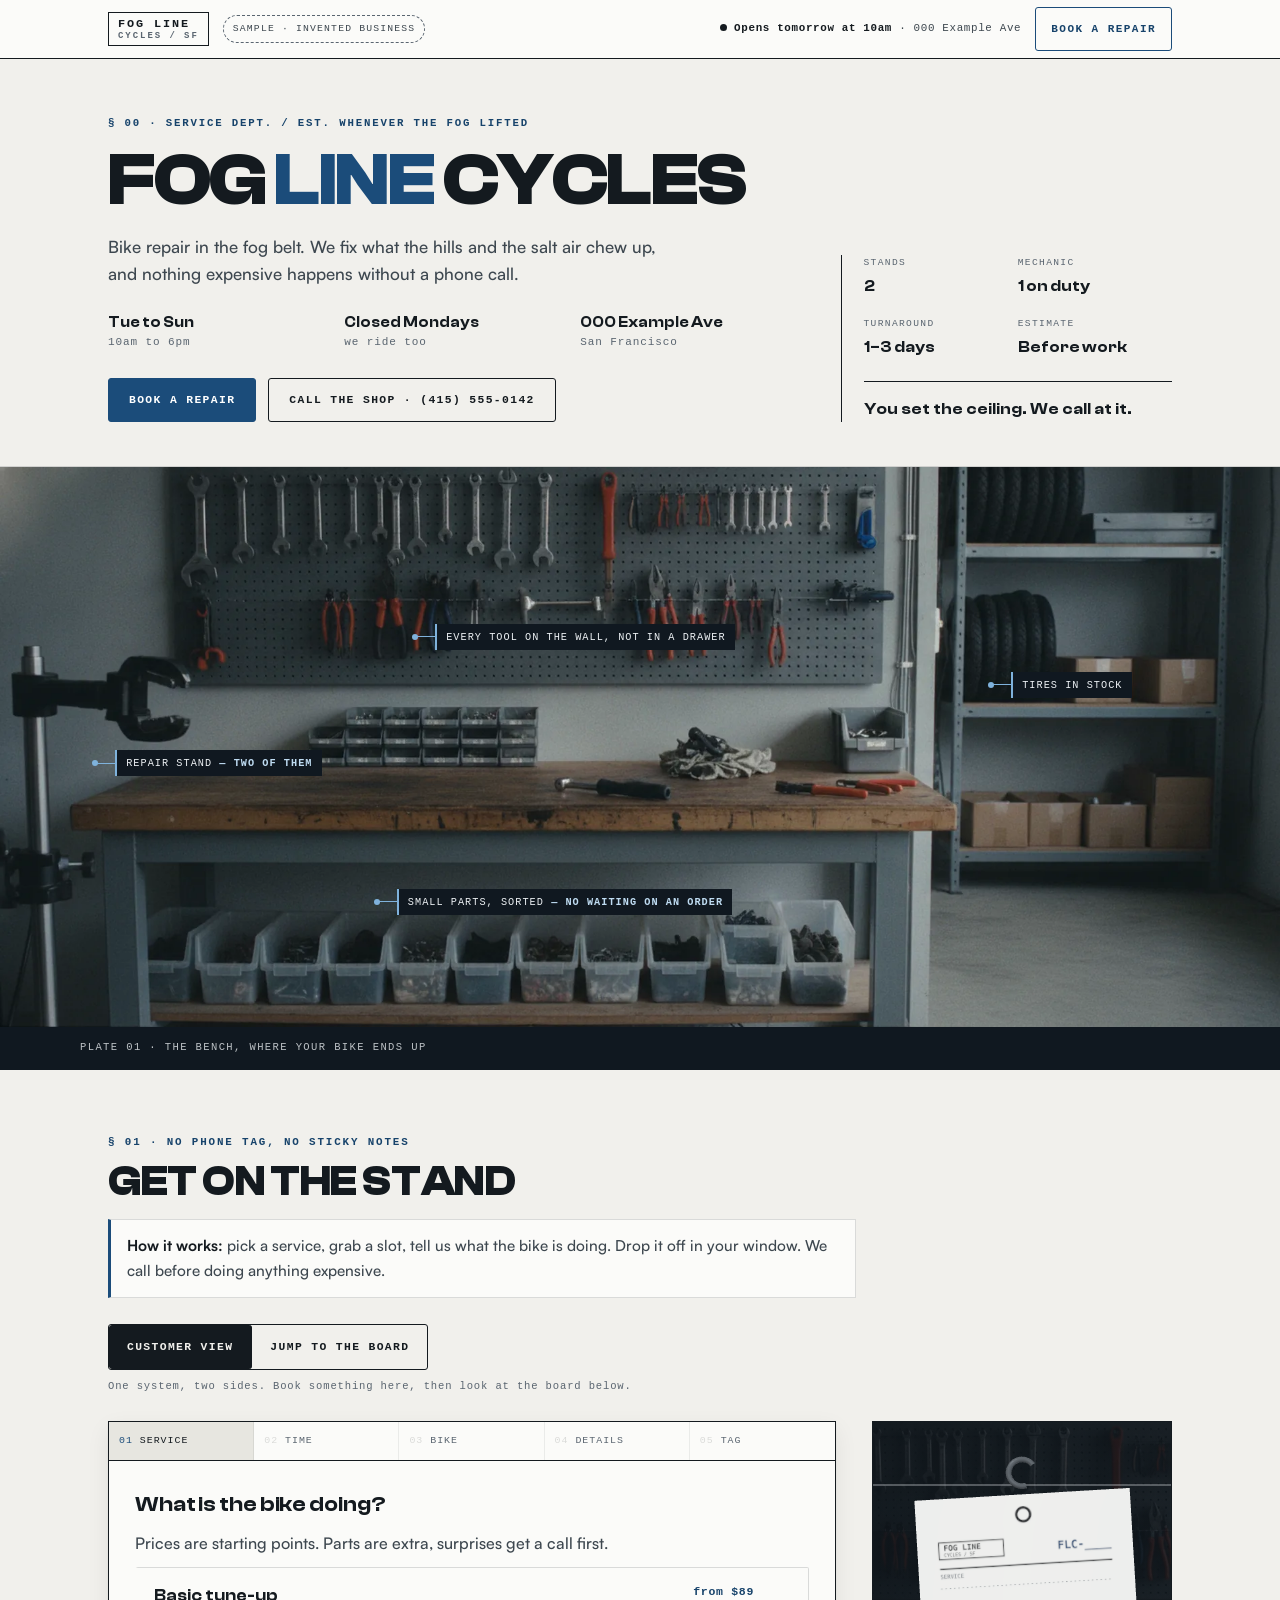
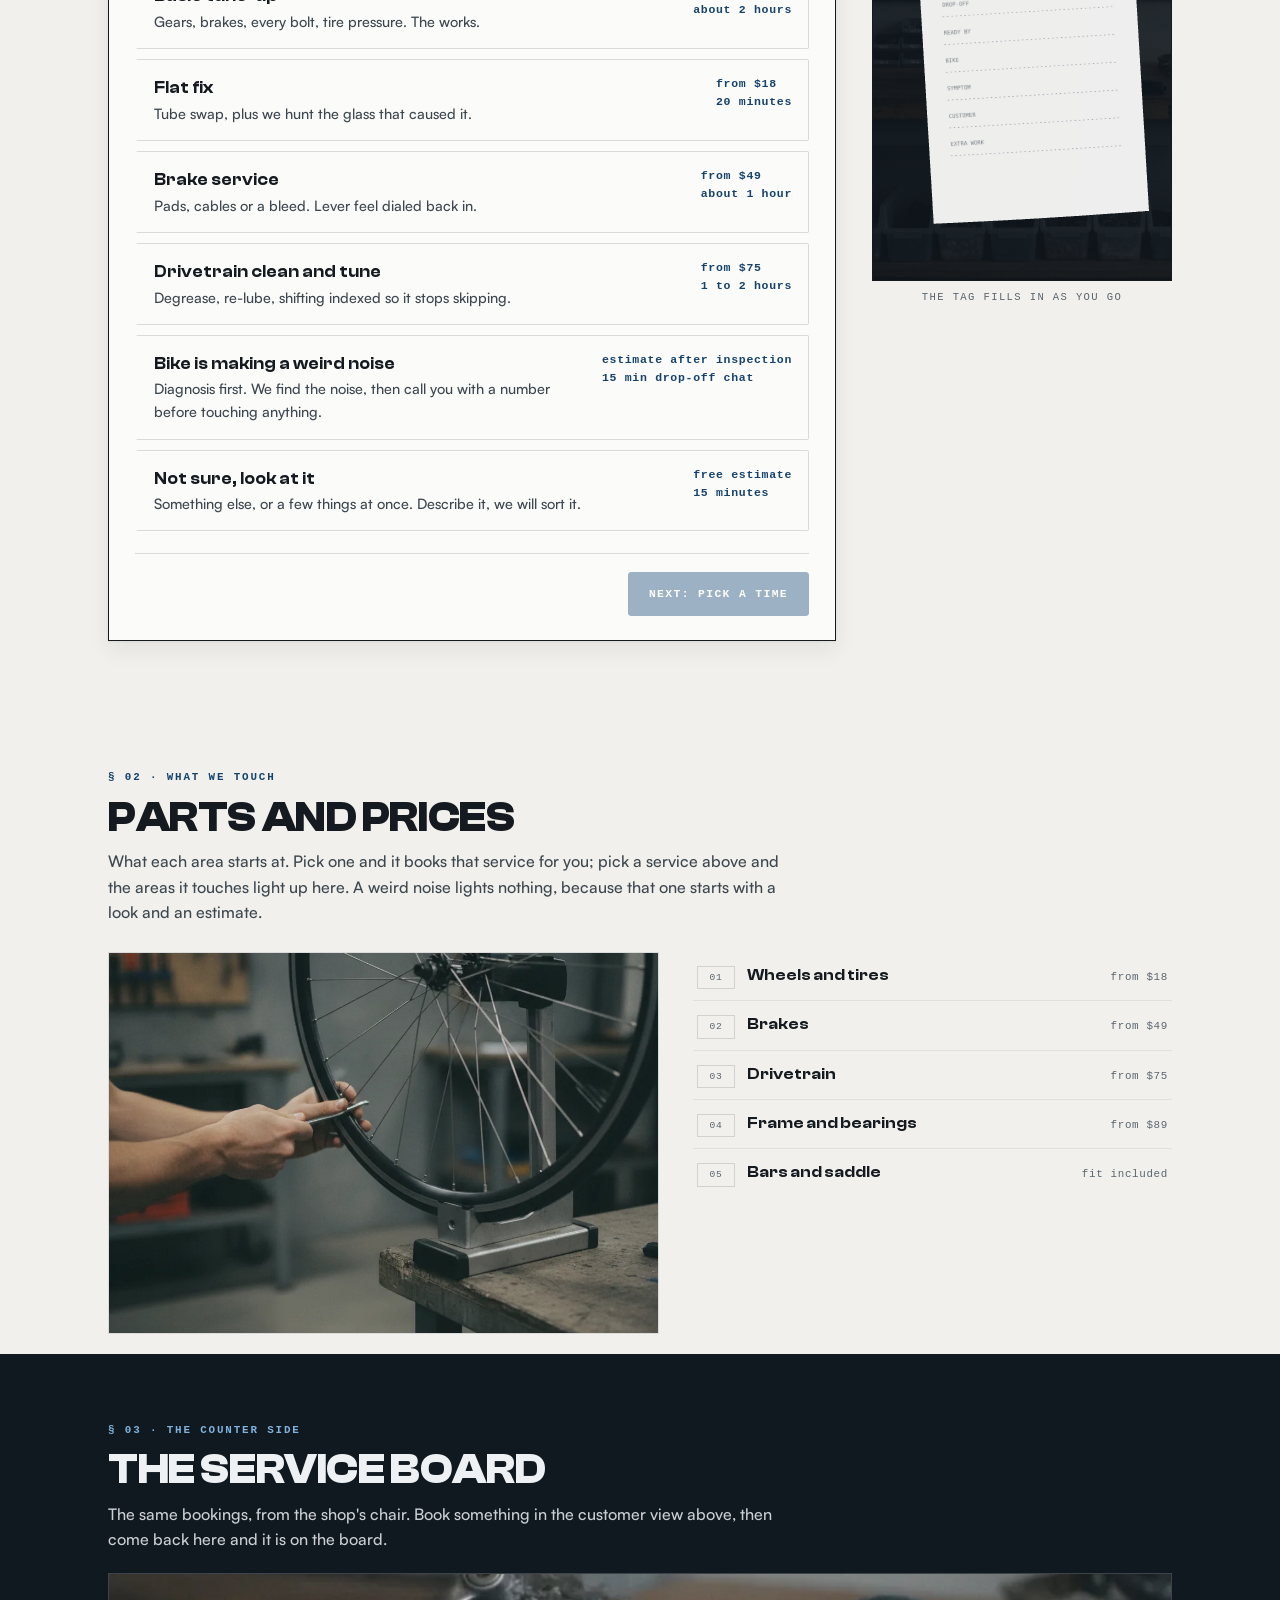
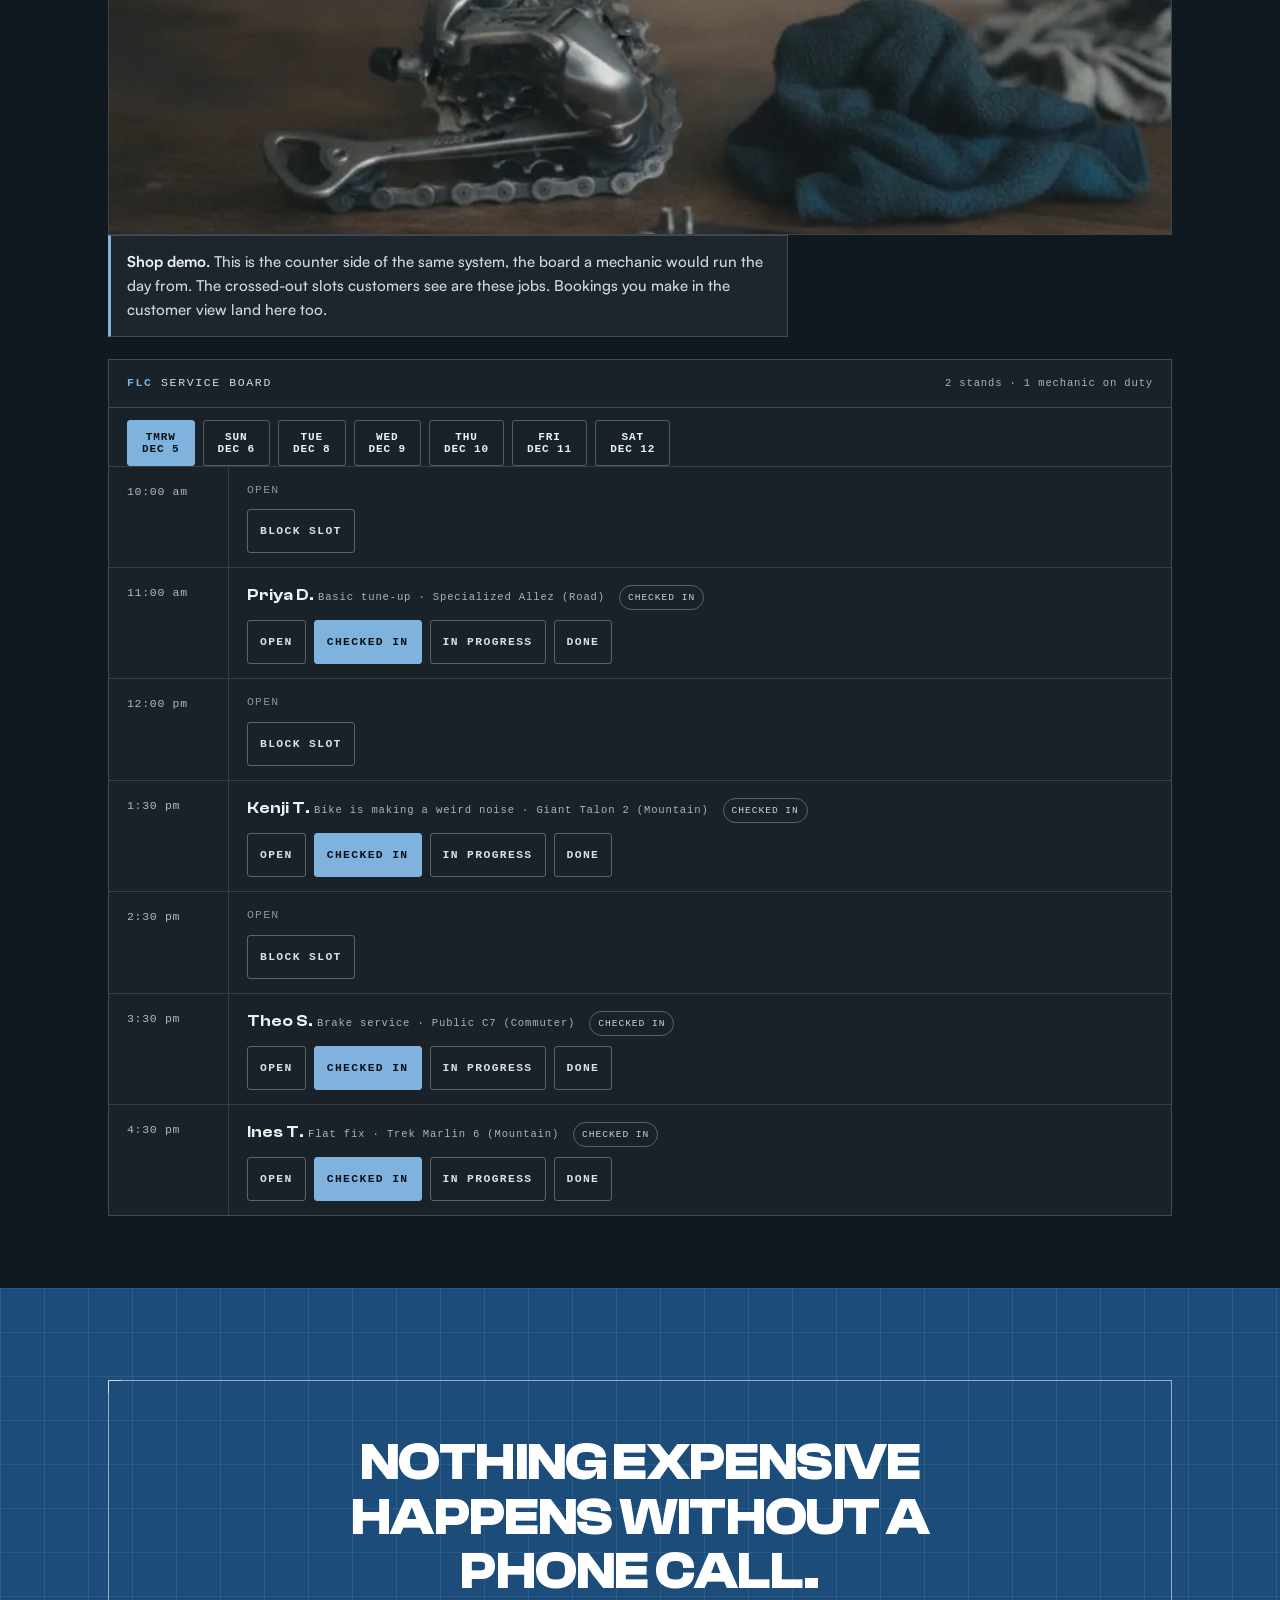
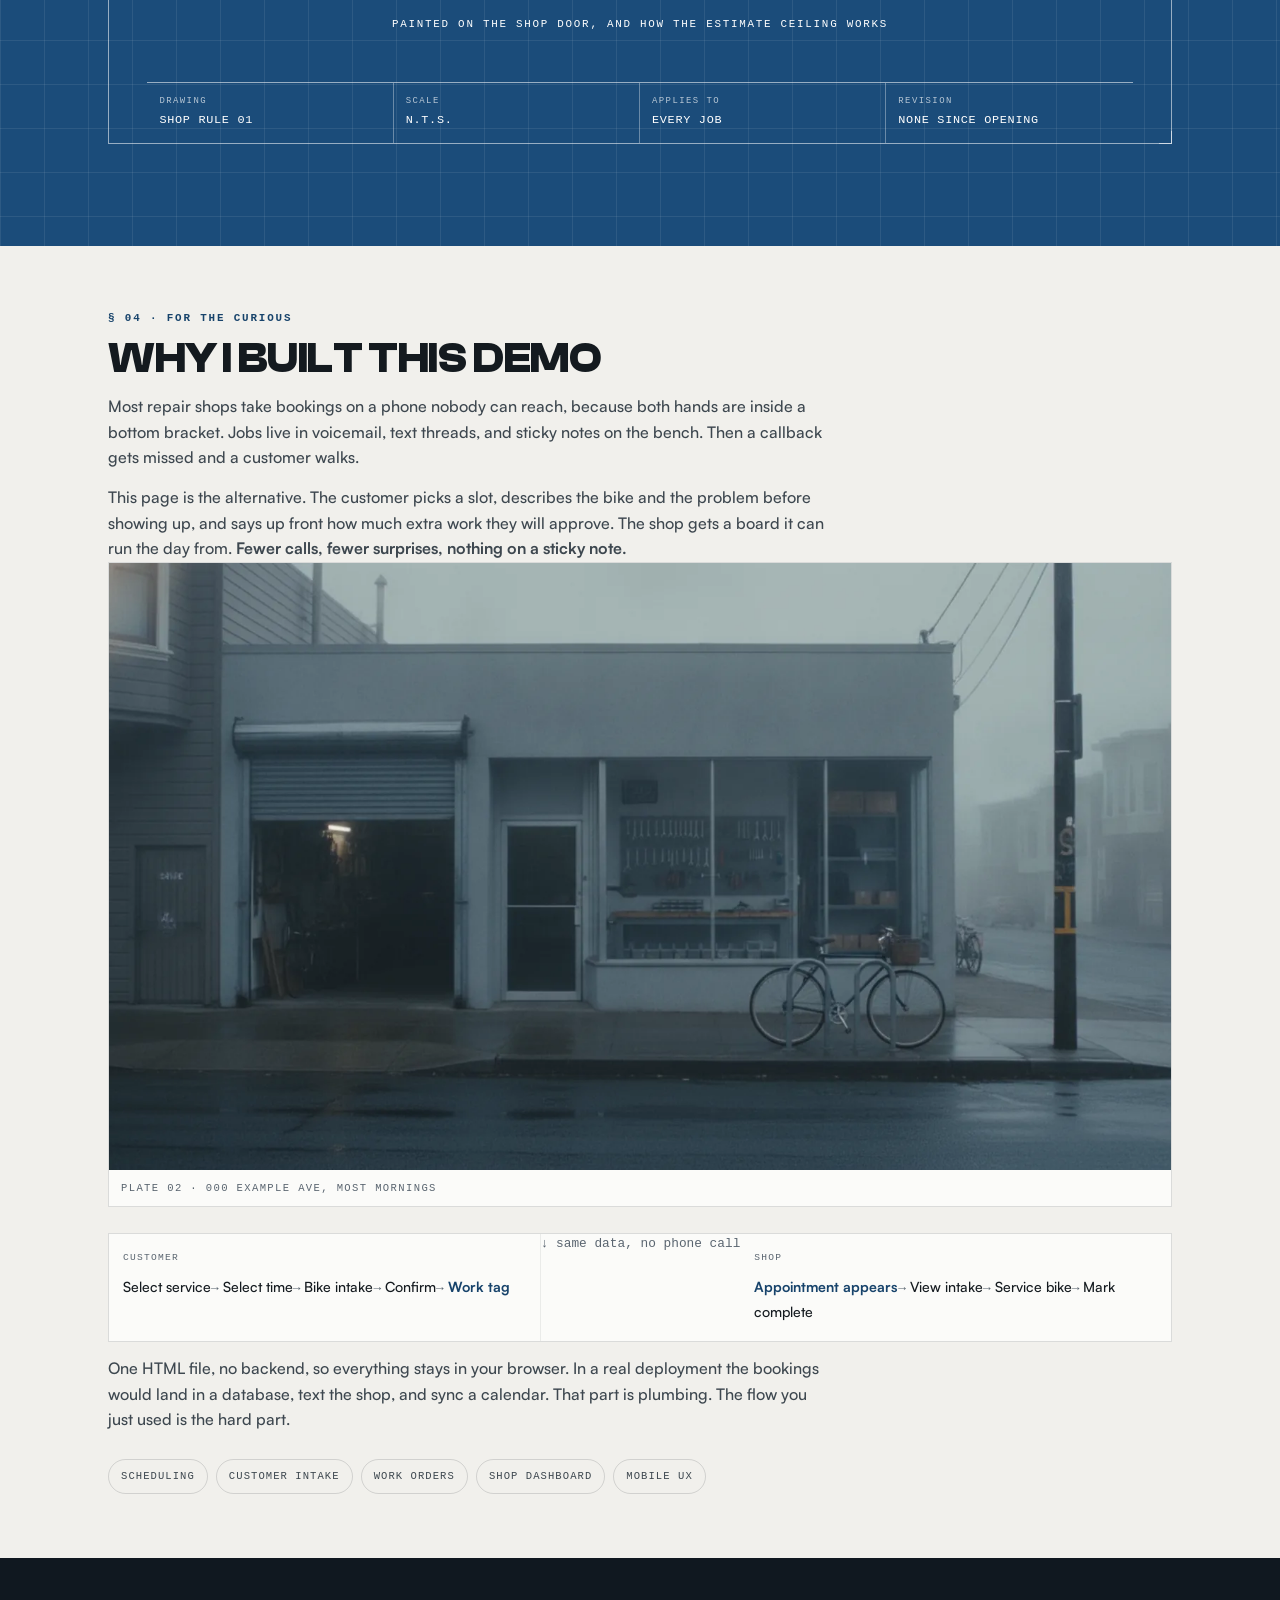
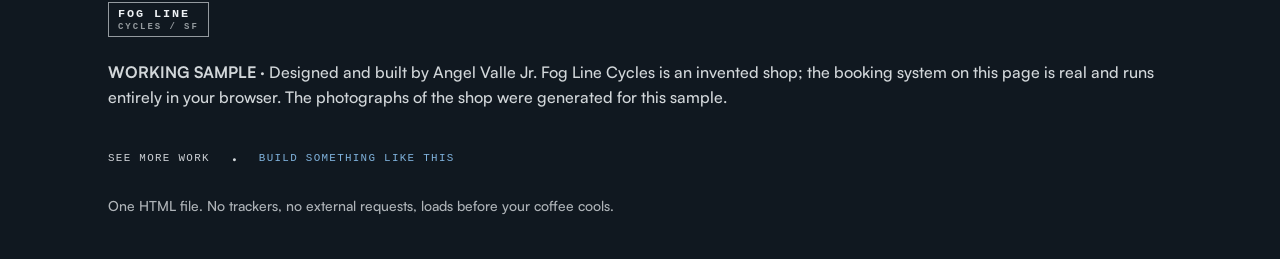
<file: fogline-cycles.html>
<!DOCTYPE html>
<html lang="en" data-vt-page="fogline">
<head>
<meta charset="utf-8">
<meta name="viewport" content="width=device-width, initial-scale=1">
<title>Fog Line Cycles | Book a repair (sample)</title>
<script>document.documentElement.classList.add("js")</script>
<style>
  @font-face { font-family: "Clash Display"; src: url("assets/fonts/ClashDisplay-Bold.woff2") format("woff2"); font-weight: 700; font-display: swap; }
  @font-face { font-family: "Clash Display"; src: url("assets/fonts/ClashDisplay-Semibold.woff2") format("woff2"); font-weight: 600; font-display: swap; }
  @font-face { font-family: "Satoshi"; src: url("assets/fonts/Satoshi-Medium.woff2") format("woff2"); font-weight: 500; font-display: swap; }
  @font-face { font-family: "Satoshi"; src: url("assets/fonts/Satoshi-Bold.woff2") format("woff2"); font-weight: 700; font-display: swap; }

  :root {
    --paper: #F1F0EC; --paper-2: #E7E6E0; --card: #FBFBF9;
    --ink: #141A1F; --ink-2: #3D474F; --ink-3: #5A6570;
    --line: rgba(20,26,31,.14); --line-soft: rgba(20,26,31,.07);
    --blue: #1B4C7A; --blue-text: #17436B;
    --warn: #A6491A; --warn-wash: rgba(166,73,26,.09);
    --band: #101820; --band-2: #17222C; --band-ink: #EDF1F4; --band-blue: #7FB2DC;
    --on-blue: #FFFFFF;
    --ok: #1F6B4A;
    --shadow: 0 1px 2px rgba(20,26,31,.05), 0 8px 22px rgba(20,26,31,.07);
    --shadow-lift: 0 2px 4px rgba(20,26,31,.06), 0 16px 34px rgba(20,26,31,.12);
    --display: "Clash Display", Georgia, serif;
    --body: "Satoshi", system-ui, -apple-system, "Segoe UI", sans-serif;
    --mono: ui-monospace, "Cascadia Mono", Consolas, Menlo, monospace;
  }
  @media (prefers-color-scheme: dark) {
    :root {
      --paper: #0F1419; --paper-2: #0B1014; --card: #151C22;
      --ink: #E9EEF2; --ink-2: #AEBAC4; --ink-3: #8B98A3;
      --line: rgba(233,238,242,.14); --line-soft: rgba(233,238,242,.07);
      --blue: #6FA8D6; --blue-text: #8FC0E6; --on-blue: #0B1219;
      --warn: #E08A5A; --warn-wash: rgba(224,138,90,.14);
      --ok: #63B58E;
      --shadow: 0 1px 2px rgba(0,0,0,.4), 0 8px 22px rgba(0,0,0,.4);
      --shadow-lift: 0 2px 4px rgba(0,0,0,.5), 0 16px 34px rgba(0,0,0,.5);
    }
  }

  * { box-sizing: border-box; margin: 0; padding: 0; }
  html { scroll-behavior: smooth; }
  body { font-family: var(--body); font-weight: 500; font-size: 1rem; line-height: 1.6; color: var(--ink); background: var(--paper); min-height: 100vh; -webkit-font-smoothing: antialiased; }
  img { max-width: 100%; height: auto; display: block; }
  a { color: var(--blue-text); }
  :focus-visible { outline: 2px solid var(--blue); outline-offset: 2px; }
  .wrap { max-width: 1120px; margin: 0 auto; padding: 0 28px; }
  @media (max-width: 600px) { .wrap { padding: 0 18px; } }
  .num, .facts, .btime, .conf-code { font-variant-numeric: tabular-nums; }

  html:not(.js) .needs-js { display: none; }
  .skip { position: absolute; left: 12px; top: -60px; z-index: 60; display: inline-flex; align-items: center; min-height: 44px; padding: 12px 16px;
    background: var(--blue); color: var(--on-blue); font-family: var(--mono); font-weight: 700; font-size: .72rem; letter-spacing: .12em; text-transform: uppercase; text-decoration: none; border-radius: 3px; }
  .skip:focus-visible { top: 12px; }

  /* ============ The annotation kit ============
     The identity is the spec marking, so callouts, leader rules and spec blocks
     do the work a repeating pattern would normally do. */
  .spec { font-family: var(--mono); font-size: .66rem; letter-spacing: .13em; text-transform: uppercase; color: var(--ink-3); }
  .clause { display: flex; align-items: center; gap: 12px; font-family: var(--mono); font-size: .68rem; letter-spacing: .16em; text-transform: uppercase; color: var(--blue-text); font-weight: 700; }
  .clause::after { content: ""; flex: 1; height: 1px; background: var(--line); }
  .callout { position: relative; padding-left: 26px; font-family: var(--mono); font-size: .66rem; letter-spacing: .1em; text-transform: uppercase; color: var(--ink-3); }
  .callout::before { content: ""; position: absolute; left: 0; top: .55em; width: 18px; height: 1px; background: var(--blue); }
  .callout::after { content: ""; position: absolute; left: 0; top: calc(.55em - 2px); width: 5px; height: 5px; border-radius: 50%; background: var(--blue); }
  .specgrid { display: grid; grid-template-columns: repeat(auto-fit, minmax(120px, 1fr)); gap: 0; border-top: 1px solid var(--ink); border-bottom: 1px solid var(--line); }
  .specgrid div { padding: 12px 14px 13px; border-right: 1px solid var(--line-soft); }
  .specgrid div:last-child { border-right: 0; }
  .specgrid dt, .specgrid .k2 { display: block; font-family: var(--mono); font-size: .6rem; letter-spacing: .14em; text-transform: uppercase; color: var(--ink-3); }
  .specgrid .v2 { display: block; margin-top: 4px; font-family: var(--display); font-weight: 600; font-size: 1rem; }

  /* ============ Top bar ============ */
  .bar { position: sticky; top: 0; z-index: 40; background: var(--card); border-bottom: 1px solid var(--ink); }
  .bar-in { max-width: 1120px; margin: 0 auto; padding: 0 28px; height: 58px; display: flex; align-items: center; gap: 14px; }
  .mark { display: inline-flex; align-items: center; min-height: 44px; text-decoration: none; color: inherit; }
  .mark b { display: block; border: 1.5px solid var(--ink); padding: 5px 9px 4px; font-family: var(--mono); font-weight: 700; font-size: .74rem; letter-spacing: .16em; text-transform: uppercase; line-height: 1.15; white-space: nowrap; }
  .mark b i { display: block; font-style: normal; font-size: .56rem; letter-spacing: .22em; color: var(--ink-3); }
  .badge { font-family: var(--mono); font-size: .61rem; letter-spacing: .12em; text-transform: uppercase; color: var(--ink-2); border: 1px dashed var(--ink-3); border-radius: 999px; padding: 5px 9px; white-space: nowrap; }
  .bar-meta { margin-left: auto; min-width: 0; overflow: hidden; text-overflow: ellipsis; font-family: var(--mono); font-size: .68rem; letter-spacing: .06em; color: var(--ink-2); white-space: nowrap; }
  .bar-meta b { font-weight: 700; }
  .bar-meta .is-open { color: var(--ok, #1F6B4A); }
  .bar-meta .is-shut { color: var(--ink); }
  .bar-meta .is-open::before, .bar-meta .is-shut::before { content: ""; display: inline-block; width: 7px; height: 7px; border-radius: 50%; margin-right: 7px; vertical-align: 0; background: currentColor; }
  .bar-cta { display: inline-flex; align-items: center; min-height: 44px; padding: 0 15px; border: 1.5px solid var(--blue); border-radius: 3px; color: var(--blue-text); font-family: var(--mono); font-weight: 700; font-size: .69rem; letter-spacing: .13em; text-transform: uppercase; text-decoration: none; background: none; cursor: pointer; }
  .bar-cta:hover { background: var(--blue); color: var(--on-blue); }
  @media (max-width: 880px) { .bar-meta .addr-part { display: none; } }
  @media (max-width: 560px) { .bar-meta { font-size: .62rem; letter-spacing: .03em; } }
  @media (max-width: 430px) { .bar-meta .till-part { display: none; } }
  @media (max-width: 600px) { .bar-in { padding: 0 18px; gap: 10px; } .badge .long { display: none; } }
  @media (max-width: 400px) { .bar-cta { display: none; } }

  /* ============ Hero ============ */
  header { padding: 56px 0 44px; border-bottom: 1px solid var(--line); }
  .hero-grid { display: grid; grid-template-columns: minmax(0,1.35fr) minmax(230px,.65fr); gap: 44px; align-items: end; }
  @media (max-width: 900px) { .hero-grid { grid-template-columns: minmax(0, 1fr); gap: 26px; align-items: start; } }
  .shop-tag { font-family: var(--mono); font-size: .67rem; letter-spacing: .17em; text-transform: uppercase; color: var(--blue-text); font-weight: 700; }
  h1 { margin-top: 14px; font-family: var(--display); font-weight: 700; font-size: clamp(2.5rem, 6.6vw, 4.6rem); line-height: .94; letter-spacing: -.02em; text-transform: uppercase; }
  h1 .fog { color: var(--blue); }
  .oneliner { margin-top: 18px; max-width: 46ch; font-size: 1.06rem; color: var(--ink-2); }
  .facts { margin-top: 22px; display: grid; grid-template-columns: repeat(auto-fit, minmax(190px,1fr)); gap: 10px 20px; }
  .facts span { display: block; font-family: var(--mono); font-size: .69rem; letter-spacing: .08em; color: var(--ink-3); }
  .facts b { display: block; font-family: var(--display); font-weight: 600; font-size: .96rem; letter-spacing: 0; color: var(--ink); text-transform: none; }
  .hero-cta { margin-top: 26px; display: flex; flex-wrap: wrap; gap: 12px; }
  .hero-side { border-left: 1px solid var(--ink); padding-left: 22px; }
  .hero-spec { grid-template-columns: repeat(2, minmax(0,1fr)); border-top: 0; border-bottom: 0; }
  .hero-spec div { border-right: 0; padding: 0 0 16px; }
  .hero-rule { margin-top: 4px; padding-top: 14px; border-top: 1px solid var(--ink); font-family: var(--display); font-weight: 600; font-size: 1.02rem; }
  @media (max-width: 900px) { .hero-side { border-left: 0; border-top: 1px solid var(--ink); padding: 18px 0 0; } }
  .stripe { display: none; }

  /* The annotated bench: the payoff for the whole annotation system. Callouts
     are placed as percentages of the frame so they stay on their subjects. */
  .plate { position: relative; margin-top: 0; background: var(--band); }
  .plate img { width: 100%; display: block; }
  .plate .ann { position: absolute; inset: 0; pointer-events: none; }
  .plate .a { position: absolute; padding: 5px 9px; background: var(--band); border-left: 2px solid var(--band-blue); font-family: var(--mono); font-size: .64rem; letter-spacing: .1em; text-transform: uppercase; color: #EDF1F4; white-space: nowrap; }
  .plate .a::before { content: ""; position: absolute; left: -20px; top: calc(50% - .5px); width: 18px; height: 1px; background: var(--band-blue); }
  .plate .a::after { content: ""; position: absolute; left: -25px; top: calc(50% - 3px); width: 6px; height: 6px; border-radius: 50%; background: var(--band-blue); }
  .plate .a b { color: #BFDCF2; font-weight: 700; }
  .plate figcaption { padding: 12px 0 14px; color: rgba(237,241,244,.78); }
  @media (max-width: 820px) { .plate .a { font-size: .56rem; } .plate .a.hide-sm { display: none; } }
  @media (max-width: 560px) { .plate .ann { display: none; } }

  .shot { border: 1px solid var(--line); background: var(--card); }
  .shot img { width: 100%; }
  .about-grid { margin-top: 26px; display: grid; grid-template-columns: minmax(0,1.3fr) minmax(220px,.7fr); gap: 32px; align-items: start; }
  @media (max-width: 860px) { .about-grid { grid-template-columns: minmax(0,1fr); } }

  /* ============ Buttons ============ */
  .btn, .bbtn, .file-btn, .viewswitch button { font-family: var(--mono); font-weight: 700; font-size: .71rem; letter-spacing: .12em; text-transform: uppercase; cursor: pointer; min-height: 44px; border-radius: 3px; }
  .btn { display: inline-flex; align-items: center; justify-content: center; padding: 0 20px; background: var(--blue); color: var(--on-blue); border: 1.5px solid var(--blue); text-decoration: none; transition: filter .14s ease, transform .14s ease; }
  .btn:hover:not(:disabled) { filter: brightness(1.12); }
  .btn:active:not(:disabled) { transform: translateY(1px); }
  .btn:disabled { opacity: .42; cursor: not-allowed; }
  .btn.ghost { background: transparent; color: var(--ink); border-color: var(--ink); }
  .btn.ghost:hover { background: var(--paper-2); }

  /* ============ Sections ============ */
  section { padding: 64px 0; }
  @media (max-width: 600px) { section { padding: 44px 0; } }
  .kicker { font-family: var(--mono); font-size: .68rem; letter-spacing: .17em; text-transform: uppercase; color: var(--blue-text); font-weight: 700; }
  h2 { margin-top: 10px; font-family: var(--display); font-weight: 700; font-size: clamp(1.8rem, 3.6vw, 2.6rem); line-height: 1.02; letter-spacing: -.01em; text-transform: uppercase; }
  h3 { font-family: var(--display); font-weight: 600; font-size: 1.35rem; letter-spacing: -.005em; }
  .sub { margin-top: 10px; max-width: 62ch; color: var(--ink-2); }
  .owner-note { margin-top: 16px; max-width: 68ch; padding: 14px 16px; background: var(--card); border: 1px solid var(--line); border-left: 3px solid var(--blue); font-size: .95rem; color: var(--ink-2); }
  .owner-note b { color: var(--ink); }
  .hint { font-family: var(--mono); font-size: .66rem; letter-spacing: .06em; color: var(--ink-3); text-transform: none; }
  .fine { font-size: .87rem; color: var(--ink-3); }

  /* view switch */
  .viewswitch { margin-top: 26px; display: inline-flex; border: 1.5px solid var(--ink); border-radius: 3px; overflow: hidden; }
  .viewswitch button { padding: 0 18px; background: transparent; color: var(--ink); border: 0; border-right: 1.5px solid var(--ink); }
  .viewswitch button:last-child { border-right: 0; }
  .viewswitch button[aria-pressed="true"] { background: var(--ink); color: var(--paper); }
  .vs-note { margin-top: 8px; font-family: var(--mono); font-size: .66rem; letter-spacing: .08em; color: var(--ink-3); }

  /* ============ Booking flow ============ */
  .flow-grid { margin-top: 26px; display: grid; grid-template-columns: minmax(0,1fr) 300px; gap: 36px; align-items: start; }
  @media (max-width: 980px) { .flow-grid { grid-template-columns: minmax(0, 1fr); gap: 22px; } }
  .panel-box { background: var(--card); border: 1px solid var(--ink); box-shadow: var(--shadow); }
  .progress { list-style: none; display: flex; flex-wrap: wrap; border-bottom: 1px solid var(--ink); }
  .progress li { flex: 1 1 84px; min-width: 0; padding: 11px 10px; font-family: var(--mono); font-size: .62rem; letter-spacing: .1em; text-transform: uppercase; color: var(--ink-3); border-right: 1px solid var(--line-soft); position: relative; }
  .progress li:last-child { border-right: 0; }
  .progress li::before { content: "0" attr(data-n) " "; color: var(--line); }
  .progress li.done { color: var(--ink-2); }
  .progress li.done::before { color: var(--ok); }
  .progress li.current { color: var(--ink); background: var(--paper-2); }
  .progress li.current::before { color: var(--blue); }
  .panel { display: none; padding: 26px 26px 24px; }
  @media (max-width: 480px) { .panel { padding: 20px 16px 18px; } .progress li { font-size: .58rem; padding: 9px 7px; } }
  @media (max-width: 420px) { .progress li { flex: 1 1 33.33%; } }
  .panel.active { display: block; }
  .panel h3 { outline: none; }
  .nav { margin-top: 22px; padding-top: 18px; border-top: 1px solid var(--line); display: flex; flex-wrap: wrap; gap: 10px; align-items: center; }
  .spacer { flex: 1; }

  /* service list */
  .svc { display: grid; grid-template-columns: 1fr auto; gap: 4px 16px; width: 100%; text-align: left; padding: 15px 16px; margin-top: 10px; background: transparent; border: 1px solid var(--line); border-left: 3px solid transparent; border-radius: 2px; cursor: pointer; font: inherit; color: inherit; transition: border-color .14s ease, background .14s ease; }
  .svc:hover { border-color: var(--ink-3); border-left-color: var(--blue); }
  .svc.sel { border-color: var(--blue); border-left-color: var(--blue); background: var(--card); }
  .svc .nm { font-family: var(--display); font-weight: 600; font-size: 1.05rem; }
  .svc .pr { font-family: var(--mono); font-size: .72rem; letter-spacing: .06em; color: var(--blue-text); font-weight: 700; white-space: nowrap; }
  .svc .ds { grid-column: 1; font-size: .9rem; color: var(--ink-2); }
  .svc .s-t, .svc .dline { grid-column: 2; font-family: var(--mono); font-size: .64rem; letter-spacing: .08em; text-transform: uppercase; color: var(--ink-3); text-align: right; white-space: nowrap; }

  /* chips */
  .chips { display: flex; flex-wrap: wrap; gap: 8px; margin-top: 12px; }
  .chip { font-family: var(--mono); font-weight: 700; font-size: .69rem; letter-spacing: .08em; text-transform: uppercase; min-height: 44px; padding: 10px 14px; background: transparent; color: var(--ink); border: 1px solid var(--line); border-radius: 3px; cursor: pointer; transition: border-color .14s ease, background .14s ease; }
  .chip:hover:not(:disabled) { border-color: var(--blue); }
  .chip.sel { background: var(--blue); border-color: var(--blue); color: var(--on-blue); }
  .chip.taken { text-decoration: line-through; color: var(--ink-3); opacity: .6; cursor: not-allowed; }
  .chip.held { color: var(--warn); border-color: var(--warn); background: var(--warn-wash); cursor: not-allowed; }
  .chip .dk { display: block; }
  .chip .dv { display: block; font-size: .6rem; color: inherit; opacity: .75; }
  .chip.sel .dv { opacity: .9; }
  .next-avail, .slot-hint, .legend { margin-top: 12px; font-family: var(--mono); font-size: .66rem; letter-spacing: .07em; color: var(--ink-3); }
  .next-avail b { color: var(--blue-text); }

  /* fields */
  .field { margin-top: 18px; }
  .field label, .field .lbl { display: block; font-family: var(--mono); font-size: .65rem; letter-spacing: .12em; text-transform: uppercase; color: var(--ink-2); font-weight: 700; margin-bottom: 6px; }
  .field input[type="text"], .field textarea, .field input:not([type]) { width: 100%; font: inherit; font-size: 16px; padding: 12px 13px; min-height: 46px; border: 1px solid var(--line); border-radius: 3px; background: var(--paper); color: var(--ink); }
  .field textarea { resize: vertical; }
  .field input:focus, .field textarea:focus { border-color: var(--blue); outline: none; }
  .field input:focus-visible, .field textarea:focus-visible { outline: 2px solid var(--blue); outline-offset: 2px; }
  .field .err { display: none; margin-top: 6px; font-size: .84rem; color: var(--warn); }
  .field.bad input, .field.bad textarea { border-color: var(--warn); }
  .field.bad .err { display: block; }
  .grid3 { display: grid; grid-template-columns: repeat(3,1fr); gap: 14px; }
  @media (max-width: 620px) { .grid3 { grid-template-columns: minmax(0, 1fr); } }
  .file-hide { position: absolute; width: 1px; height: 1px; opacity: 0; }
  .file-btn { display: inline-flex; align-items: center; padding: 0 18px; background: transparent; color: var(--ink); border: 1.5px solid var(--ink); }
  .photo-prev { margin-top: 14px; display: flex; gap: 14px; align-items: flex-start; }
  .photo-prev img { width: 130px; border: 1px solid var(--line); }
  .photo-meta { font-family: var(--mono); font-size: .66rem; color: var(--ink-3); }

  /* authorization: the one place money is decided, and the one place the page warms up */
  .auth { margin-top: 22px; border: 1px solid var(--warn); border-left: 3px solid var(--warn); background: var(--warn-wash); padding: 16px 18px; }
  .auth legend { padding: 0 8px; font-family: var(--mono); font-size: .65rem; letter-spacing: .13em; text-transform: uppercase; color: var(--warn); font-weight: 700; }
  .radios { margin-top: 10px; display: grid; gap: 2px; }
  .radio { display: flex; align-items: center; gap: 10px; min-height: 44px; padding: 4px 0; font-size: .94rem; cursor: pointer; }
  .radio input { width: 18px; height: 18px; accent-color: var(--warn); }

  /* Layout rules carried over from the original stylesheet. Replacing the sheet
     wholesale lost these, which ran every label into its value and forced a
     566px document on a phone. */
  .svc .nm { display: block; }
  .svc .ds { display: block; }
  .svc .pr { display: block; white-space: normal; }
  .svc .pr b { display: block; white-space: nowrap; }
  .svc .s-t, .svc .dline { display: block; white-space: normal; }
  .tag-row .v b { display: block; }
  .chip b { display: block; }
  .appt-details .dline .dk { display: block; }
  .appt-details .dk { font-family: var(--mono); font-size: .62rem; letter-spacing: .1em; text-transform: uppercase; color: rgba(237,241,244,.6); }

  /* the inline "change" links on the work tag */
  .chg { display: inline-flex; align-items: center; min-height: 44px; padding: 0 6px; background: none; border: 0; font-family: var(--mono); font-size: .64rem; letter-spacing: .08em; text-transform: uppercase; color: var(--blue-text); text-decoration: underline; text-underline-offset: 3px; cursor: pointer; }
  .chg:hover { color: var(--ink); }

  /* ============ The work tag ============ */
  .tag-card { position: relative; max-width: 460px; margin-top: 18px; padding: 26px 24px 18px; background: var(--card); border: 1px solid var(--ink); border-radius: 3px 3px 14px 14px; box-shadow: var(--shadow); }
  .tag-hole { position: absolute; top: 12px; left: 50%; transform: translateX(-50%); width: 16px; height: 16px; border: 1.5px solid var(--ink-3); border-radius: 50%; background: var(--paper); }
  .tag-row { display: grid; grid-template-columns: 8.5em 1fr; gap: 10px; padding: 8px 0; border-bottom: 1px dotted var(--line); }
  .tag-row:first-of-type { margin-top: 12px; }
  .tag-row .k { font-family: var(--mono); font-size: .62rem; letter-spacing: .12em; text-transform: uppercase; color: var(--ink-3); }
  .tag-row .v { font-size: .94rem; overflow-wrap: anywhere; }
  .conf-code { font-family: var(--mono); font-weight: 700; font-size: 1rem; letter-spacing: .1em; color: var(--blue-text); }
  .tag-foot { margin-top: 14px; display: flex; align-items: center; justify-content: space-between; gap: 12px; flex-wrap: wrap; }
  .tag-fine { font-family: var(--mono); font-size: .6rem; letter-spacing: .08em; color: var(--ink-3); }
  .stamp { font-family: var(--mono); font-weight: 700; font-size: .62rem; letter-spacing: .14em; text-transform: uppercase; color: var(--ok); border: 1.5px solid var(--ok); padding: 5px 9px; transform: rotate(-2deg); }
  .tag-actions { margin-top: 18px; display: flex; flex-wrap: wrap; gap: 10px; }
  .tag-actions-hint, .demo-note { margin-top: 12px; max-width: 62ch; font-size: .87rem; color: var(--ink-3); }
  .demo-note { padding: 12px 14px; background: var(--paper-2); border-left: 3px solid var(--ink-3); }

  /* the hanging tag, 3D */
  .tag3d { position: sticky; top: 78px; }
  /* The tag hangs in the shop, not in a coloured box: the bench photograph sits
     behind it, dimmed, so the card reads as an object in a place. */
  .tag3d .stage { position: relative; height: 460px; border: 1px solid var(--ink); overflow: hidden;
    background-image: linear-gradient(rgba(14,20,26,.78), rgba(14,20,26,.86)), url("assets/brand/fl-bench.webp");
    background-size: cover; background-position: 34% 26%; }
  /* the rail the hook hangs from */
  .tag3d .stage::before { content: ""; position: absolute; left: 0; right: 0; top: 62px; height: 2px; background: rgba(237,241,244,.30); }
  .tag3d canvas { position: absolute; inset: 0; width: 100%; height: 100%; }
  .tag3d .cap { margin-top: 8px; text-align: center; }
  /* Step 5: the hanging tag IS the tag. The panel's copy of it steps back to a
     compact receipt line so the same information is not on screen twice. */
  .at-tag .flow-grid { grid-template-columns: minmax(0,1fr) 430px; }
  .at-tag .tag3d .stage { height: 640px; }
  .at-tag #p5 .tag-card { display: none; }
  .at-tag #p5 .tag-recap { display: block; }
  .tag-recap { display: none; margin-top: 18px; padding: 18px 20px; background: var(--card); border: 1px solid var(--ink); border-left: 3px solid var(--blue); }
  .tag-recap .rc-code { font-family: var(--mono); font-weight: 700; font-size: 1.15rem; letter-spacing: .1em; color: var(--blue-text); }
  .tag-recap .rc-line { margin-top: 8px; font-size: .95rem; color: var(--ink-2); }
  .tag-recap .rc-line b { color: var(--ink); }
  .tag-recap .rc-lead { font-family: var(--mono); font-size: .64rem; letter-spacing: .12em; text-transform: uppercase; color: var(--ink-3); align-self: center; }
  .tag-recap .rc-changes { margin-top: 14px; display: flex; flex-wrap: wrap; gap: 4px 10px; border-top: 1px solid var(--line-soft); padding-top: 4px; }
  .vh { position: absolute; width: 1px; height: 1px; overflow: hidden; clip: rect(0 0 0 0); white-space: nowrap; }
  @media (max-width: 980px) { .at-tag .flow-grid { grid-template-columns: minmax(0,1fr); } .at-tag .tag3d .stage { height: 420px; } }

  @media (max-width: 980px) { .tag3d { position: static; } .tag3d .stage { height: 330px; } }

  /* the annotated bike */
  #parts { padding-bottom: 20px; }
  .parts-grid { margin-top: 26px; display: grid; grid-template-columns: minmax(0,1.15fr) minmax(260px,1fr); gap: 34px; align-items: start; }
  .parts-grid .shot img { max-height: 380px; object-fit: cover; object-position: center 45%; }
  @media (max-width: 900px) { .parts-grid { grid-template-columns: minmax(0, 1fr); gap: 20px; } }
  .parts-key { list-style: none; }
  .parts-key li { border-bottom: 1px solid var(--line-soft); }
  .parts-key button { display: grid; width: 100%; grid-template-columns: 2.4em 1fr auto; align-items: baseline; gap: 12px; min-height: 44px; padding: 11px 4px; background: none; border: 0; font: inherit; color: inherit; text-align: left; cursor: pointer; transition: background .14s ease, color .16s ease; }
  .parts-key button:hover { background: var(--card); }
  .parts-key button:hover .pk-l { color: var(--blue-text); }
  .parts-key li:last-child { border-bottom: 0; }
  .parts-key li.on { color: var(--blue-text); }
  .parts-key li.on .pk-n { background: var(--blue); color: var(--on-blue); border-color: var(--blue); }
  .parts-key .pk-n { transition: background .16s ease, color .16s ease, border-color .16s ease; }
  .pk-n { font-family: var(--mono); font-size: .6rem; letter-spacing: .1em; text-align: center; padding: 3px 0; border: 1px solid var(--line); color: var(--ink-3); }
  .pk-l { font-family: var(--display); font-weight: 600; font-size: 1rem; }
  .pk-p { font-family: var(--mono); font-size: .68rem; letter-spacing: .06em; color: var(--ink-3); white-space: nowrap; }
  .parts-key li.on .pk-p { color: var(--blue-text); }

  /* ============ Shop board: full bleed, the internal-tool moment ============ */
  #boardSection { background: var(--band); color: var(--band-ink); padding: 68px 0 72px; }
  #boardSection h2, #boardSection h3 { color: var(--band-ink); }
  #boardSection .kicker { color: var(--band-blue); }
  #boardSection .sub { color: rgba(237,241,244,.85); }
  .board-note { max-width: 68ch; padding: 14px 16px; background: rgba(237,241,244,.06); border: 1px solid rgba(237,241,244,.18); border-left: 3px solid var(--band-blue); font-size: .94rem; color: rgba(237,241,244,.88); }
  .board-note b { color: var(--band-ink); }
  .board { margin-top: 22px; border: 1px solid rgba(237,241,244,.2); background: rgba(237,241,244,.04); }
  .board-head { display: flex; flex-wrap: wrap; align-items: center; justify-content: space-between; gap: 10px; padding: 14px 18px; border-bottom: 1px solid rgba(237,241,244,.2); }
  .board-title { font-family: var(--mono); font-size: .72rem; letter-spacing: .14em; text-transform: uppercase; color: rgba(237,241,244,.9); }
  .board-title b { color: var(--band-blue); }
  .board-cap { font-family: var(--mono); font-size: .66rem; letter-spacing: .08em; color: rgba(237,241,244,.7); }
  #boardSection .chips { padding: 0 18px; }
  #boardSection .chip { color: var(--band-ink); border-color: rgba(237,241,244,.28); }
  #boardSection .chip:hover { border-color: var(--band-blue); }
  #boardSection .chip.sel { background: var(--band-blue); border-color: var(--band-blue); color: #0B1219; }
  .brow { display: grid; grid-template-columns: 7.5em 1fr; gap: 0; border-top: 1px solid rgba(237,241,244,.14); }
  .btime { padding: 16px 18px; font-family: var(--mono); font-size: .72rem; letter-spacing: .06em; color: rgba(237,241,244,.72); border-right: 1px solid rgba(237,241,244,.14); }
  .bcard { padding: 14px 18px; }
  @media (max-width: 620px) { .brow { grid-template-columns: 1fr; } .btime { border-right: 0; border-bottom: 1px solid rgba(237,241,244,.14); padding: 10px 18px; } }
  .b-open { font-family: var(--mono); font-size: .72rem; letter-spacing: .1em; text-transform: uppercase; color: rgba(237,241,244,.55); }
  .b-block { font-family: var(--mono); font-size: .72rem; letter-spacing: .08em; color: #E39B6E; }
  .appt-top { display: flex; flex-wrap: wrap; align-items: baseline; gap: 6px 14px; }
  .appt-name { font-family: var(--display); font-weight: 600; font-size: 1.02rem; margin-right: 4px; }
  .appt-sub { font-family: var(--mono); font-size: .66rem; letter-spacing: .08em; color: rgba(237,241,244,.7); }
  .appt-details { margin-top: 8px; font-size: .9rem; color: rgba(237,241,244,.86); }
  .appt-details .dline { display: block; margin-top: 3px; }
  .appt-actions { margin-top: 10px; display: flex; flex-wrap: wrap; gap: 8px; }
  .bbtn { padding: 0 12px; min-height: 44px; background: transparent; color: rgba(237,241,244,.92); border: 1px solid rgba(237,241,244,.32); border-radius: 3px; cursor: pointer; }
  .bbtn:hover { border-color: var(--band-blue); color: var(--band-ink); }
  .bbtn[aria-pressed="true"] { background: var(--band-blue); border-color: var(--band-blue); color: #0B1219; }
  .pill { display: inline-block; font-family: var(--mono); font-size: .6rem; letter-spacing: .1em; text-transform: uppercase; padding: 4px 8px; border: 1px solid rgba(237,241,244,.3); border-radius: 999px; color: rgba(237,241,244,.85); }
  .mine-chip { display: inline-block; font-family: var(--mono); font-size: .6rem; letter-spacing: .1em; text-transform: uppercase; padding: 4px 8px; background: var(--band-blue); color: #0B1219; border-radius: 3px; font-weight: 700; }
  #boardSection .chg { color: var(--band-blue); }
  #boardSection :focus-visible { outline-color: var(--band-blue); }

  /* ============ Statement ============
     Not a coloured box: an actual drafting sheet. Grid, drawn border and a
     title block, because the whole page is written in spec sheets. */
  .statement { position: relative; background: var(--blue); color: var(--on-blue); padding: clamp(56px,7.5vw,92px) 0 clamp(64px,8vw,104px); }
  .statement::before {
    content: ""; position: absolute; inset: 0; pointer-events: none; opacity: .5;
    background-image:
      repeating-linear-gradient(to right, rgba(255,255,255,.16) 0 1px, transparent 1px 44px),
      repeating-linear-gradient(to bottom, rgba(255,255,255,.16) 0 1px, transparent 1px 44px);
  }
  .sheet { position: relative; border: 1px solid rgba(255,255,255,.55); padding: clamp(30px,4.4vw,54px) clamp(20px,3vw,40px) 0; }
  .sheet::before, .sheet::after { content: ""; position: absolute; width: 12px; height: 12px; border: 1px solid rgba(255,255,255,.55); }
  .sheet::before { top: -1px; left: -1px; border-right: 0; border-bottom: 0; }
  .sheet::after { bottom: -1px; right: -1px; border-left: 0; border-top: 0; }
  .statement blockquote { font-family: var(--display); font-weight: 700; font-size: clamp(1.8rem,4.6vw,3.3rem); line-height: 1.03; letter-spacing: -.015em; text-transform: uppercase; max-width: 19ch; margin: 0 auto; text-align: center; }
  .statement cite { display: block; margin-top: 18px; font-family: var(--mono); font-style: normal; font-size: .68rem; letter-spacing: .16em; text-transform: uppercase; color: var(--on-blue); opacity: .8; text-align: center; }
  /* the title block, the way a drawing is signed */
  .titleblock { margin-top: clamp(30px,4vw,48px); display: grid; grid-template-columns: repeat(4, minmax(0,1fr)); border-top: 1px solid rgba(255,255,255,.55); }
  .titleblock div { padding: 11px 12px 13px; border-right: 1px solid rgba(255,255,255,.35); }
  .titleblock div:last-child { border-right: 0; }
  .titleblock dt { display: block; font-family: var(--mono); font-size: .56rem; letter-spacing: .16em; text-transform: uppercase; color: var(--on-blue); opacity: .68; }
  .titleblock dd { display: block; margin: 3px 0 0; font-family: var(--mono); font-size: .74rem; letter-spacing: .06em; text-transform: uppercase; }
  @media (max-width: 620px) { .titleblock { grid-template-columns: repeat(2, minmax(0,1fr)); } .titleblock div:nth-child(2) { border-right: 0; } .titleblock div:nth-child(-n+2) { border-bottom: 1px solid rgba(255,255,255,.35); } }

  /* ============ About / flowmap / footer ============ */
  .why { margin-top: 14px; max-width: 66ch; color: var(--ink-2); }
  .flow-scroll { margin-top: 26px; overflow-x: auto; }
  .flowmap { display: flex; gap: 0; min-width: 620px; border: 1px solid var(--line); background: var(--card); }
  .lane { flex: 1; padding: 16px 14px; border-right: 1px solid var(--line-soft); }
  .lane:last-child { border-right: 0; }
  .lane-label { display: block; margin-bottom: 8px; font-family: var(--mono); font-size: .6rem; letter-spacing: .13em; text-transform: uppercase; color: var(--ink-3); }
  .fbox { margin-top: 8px; font-size: .88rem; }
  .fbox.hot { color: var(--blue-text); font-weight: 700; }
  .farr, .fdrop { font-family: var(--mono); color: var(--ink-3); font-size: .8rem; }
  .featrow { list-style: none; margin-top: 26px; display: flex; flex-wrap: wrap; gap: 8px; }
  .featrow li { font-family: var(--mono); font-size: .66rem; letter-spacing: .1em; text-transform: uppercase; color: var(--ink-2); border: 1px solid var(--line); border-radius: 999px; padding: 8px 12px; }
  .links { margin-top: 26px; display: flex; flex-wrap: wrap; align-items: center; gap: 18px; }
  .links a { display: inline-flex; align-items: center; min-height: 44px; font-family: var(--mono); font-size: .68rem; letter-spacing: .12em; text-transform: uppercase; text-decoration: none; color: var(--ink-2); }
  .links a:last-child { color: var(--blue-text); }
  footer { background: var(--band); color: rgba(237,241,244,.88); padding: 40px 0 44px; }
  footer .mark b { border-color: rgba(237,241,244,.6); color: var(--band-ink); }
  footer .mark b i { color: rgba(237,241,244,.6); }
  footer .fine { color: rgba(237,241,244,.72); max-width: 62ch; margin-top: 14px; }
  footer .links a { color: rgba(237,241,244,.85); }
  footer .links a:last-child { color: var(--band-blue); }
  .bookbar { position: fixed; left: 0; right: 0; bottom: 0; z-index: 45; display: none; padding: 10px 16px calc(10px + env(safe-area-inset-bottom)); background: var(--card); border-top: 1px solid var(--ink); }
  .bookbar .btn { width: 100%; }
  .bookbar.off { transform: translateY(110%); transition: transform .2s ease; }
  @media (max-width: 700px) { .bookbar { display: block; } body { padding-bottom: 78px; } }

  @media print {
    body.print-tag #custView[hidden] { display: block; }
    .tag-card { display: block !important; }
    .tag-recap { display: none !important; }
    body.print-tag #p5 { display: block; }
    body.print-tag .chg { display: none; }
    .bar, .tag3d, .viewswitch, .vs-note, .nav, .tag-actions, .tag-actions-hint, .demo-note, #boardSection, .statement, #about, footer, .skip, .progress { display: none !important; }
    body { background: #fff; color: #000; }
    .tag-card { border: 1px solid #000; box-shadow: none; max-width: none; }
  }

  .reveal-on [data-reveal] { opacity: 0; transform: translateY(12px); }
  .reveal-on [data-reveal].is-in { opacity: 1; transform: none; transition: opacity .5s cubic-bezier(.2,.7,.3,1), transform .5s cubic-bezier(.2,.7,.3,1); transition-delay: var(--d,0ms); }

  @media (prefers-reduced-motion: reduce) {
    .reveal-on [data-reveal], .reveal-on [data-reveal].is-in { opacity: 1; transform: none; transition: none; }
    *, *::before, *::after { animation: none !important; transition: none !important; }
    html { scroll-behavior: auto; }
  }

  /* Page transitions: opt in to the site's cross-document View Transitions */
  @view-transition { navigation: auto; }
  ::view-transition-old(root) { animation: vt-out .26s cubic-bezier(.4,0,1,1) both; }
  ::view-transition-new(root) { animation: vt-in .46s cubic-bezier(.2,.8,.2,1) both; }
  ::view-transition-group(card-open) { animation-duration: .5s; animation-timing-function: cubic-bezier(.2,.8,.2,1); }
  @keyframes vt-out { to { opacity: 0; transform: translateY(-10px); } }
  @keyframes vt-in { from { opacity: 0; transform: translateY(14px); } }
  @media (prefers-reduced-motion: reduce) { ::view-transition-group(*), ::view-transition-old(*), ::view-transition-new(*) { animation: none !important; } }
</style>
<meta name="robots" content="noindex, nofollow">
<meta property="og:image" content="https://avjcodes.github.io/assets/brand/fogline-og.jpg">
<meta property="og:image:width" content="1200">
<meta property="og:image:height" content="630">
<meta property="og:image:type" content="image/jpeg">
<meta property="og:image:alt" content="Fog Line Cycles: a work tag hanging beside the booking flow">
<meta name="twitter:card" content="summary_large_image">
<script type="application/ld+json" id="svc-schema"></script>
<script type="application/ld+json">
{
  "@context": "https://schema.org",
  "@type": "BikeStore",
  "@id": "https://avjcodes.github.io/fogline-cycles.html#shop",
  "name": "Fog Line Cycles",
  "description": "Bicycle repair in the fog belt. A sample site built by Angel Valle Jr. for an invented San Francisco shop.",
  "url": "https://avjcodes.github.io/fogline-cycles.html",
  "telephone": "+1-415-555-0142",
  "priceRange": "$$",
  "address": {
    "@type": "PostalAddress",
    "streetAddress": "000 Example Ave",
    "addressLocality": "San Francisco",
    "addressRegion": "CA",
    "postalCode": "94122",
    "addressCountry": "US"
  },
  "openingHoursSpecification": [
    { "@type": "OpeningHoursSpecification", "dayOfWeek": ["Tuesday","Wednesday","Thursday","Friday","Saturday","Sunday"], "opens": "10:00", "closes": "18:00" }
  ]
}
</script>
</head>
<body>

<a class="skip" href="#book">Skip to booking</a>

<div class="bar">
  <div class="bar-in">
    <a class="mark" href="#top"><b>Fog Line<i>Cycles / SF</i></b></a>
    <span class="badge" aria-label="This page is a sample for an invented business">Sample<span class="long"> &middot; invented business</span></span>
    <span class="bar-meta num" id="openState">Tue&ndash;Sun 10&ndash;6 &middot; 000 Example Ave</span>
    <button class="bar-cta" id="barBookTop" type="button">Book a repair</button>
  </div>
</div>

<header id="top">
  <div class="wrap">
    <div class="hero-grid">
      <div>
        <p class="shop-tag">§ 00 &middot; Service dept. / est. whenever the fog lifted</p>
        <h1>Fog <span class="fog">Line</span> Cycles</h1>
        <p class="oneliner">Bike repair in the fog belt. We fix what the hills and the salt air chew up, and nothing expensive happens without a phone call.</p>
        <div class="facts">
          <span><b>Tue to Sun</b>10am to 6pm</span>
          <span><b>Closed Mondays</b>we ride too</span>
          <span><b>000 Example Ave</b>San Francisco</span>
        </div>
        <div class="hero-cta">
          <button class="btn" id="heroBook" type="button">Book a repair</button>
          <a class="btn ghost num" href="tel:+14155550142">Call the shop &middot; (415) 555-0142</a>
        </div>
      </div>
      <div class="hero-side">
        <dl class="specgrid hero-spec">
          <div><span class="k2">Stands</span><span class="v2">2</span></div>
          <div><span class="k2">Mechanic</span><span class="v2">1 on duty</span></div>
          <div><span class="k2">Turnaround</span><span class="v2">1&ndash;3 days</span></div>
          <div><span class="k2">Estimate</span><span class="v2">Before work</span></div>
        </dl>
        <p class="hero-rule">You set the ceiling. We call at it.</p>
      </div>
    </div>
  </div>
</header>

<figure class="plate" data-reveal>
  <img src="assets/brand/fl-bench.webp" alt="The workshop bench: a pegboard of wrenches and pliers above a scarred wooden top, small parts bins beneath it, a repair stand at the left and boxed stock on steel shelving to the right" width="1900" height="831" loading="lazy">
  <span class="ann" aria-hidden="true">
    <span class="a" style="left:9%;top:47%">Repair stand <b>&mdash; two of them</b></span>
    <span class="a hide-sm" style="left:34%;top:26%">Every tool on the wall, not in a drawer</span>
    <span class="a" style="left:31%;top:70%">Small parts, sorted <b>&mdash; no waiting on an order</b></span>
    <span class="a hide-sm" style="left:79%;top:34%">Tires in stock</span>
  </span>
  <figcaption class="spec wrap">Plate 01 &middot; the bench, where your bike ends up</figcaption>
</figure>

<section id="book">
  <div class="wrap">
    <p class="kicker">§ 01 &middot; No phone tag, no sticky notes</p>
    <h2 id="flowtop">Get on the stand</h2>
    <p class="owner-note"><b>How it works:</b> pick a service, grab a slot, tell us what the bike is doing. Drop it off in your window. We call before doing anything expensive.</p>

    <noscript>
      <div class="owner-note">
        <b>Booking here runs on a bit of JavaScript</b>, which is off in your browser.
        The shop part still stands: Tue to Sun, 10am to 6pm, 000 Example Ave.
        Tune-ups from $89, flat fixes from $18, brake service from $49, drivetrain
        clean and tune from $75. Weird noises get a free look and an estimate
        before any work. Walk-ins welcome for the quick stuff.
      </div>
    </noscript>

    <div class="needs-js">
      <div class="viewswitch" role="group" aria-label="Demo view">
        <button id="vwCustomer" type="button" aria-pressed="true">Customer view</button>
        <button id="vwShop" type="button" aria-pressed="false">Jump to the board</button>
      </div>
      <p class="vs-note">One system, two sides. Book something here, then look at the board below.</p>
    </div>

    <div class="flow-grid">
    <div class="panel-box needs-js" id="custView">
      <ol class="progress" id="progress" aria-label="Booking steps">
        <li data-n="1">Service</li>
        <li data-n="2">Time</li>
        <li data-n="3">Bike</li>
        <li data-n="4">Details</li>
        <li data-n="5">Tag</li>
      </ol>

      <!-- STEP 1: service -->
      <div class="panel active" id="p1">
        <h3 tabindex="-1">What is the bike doing?</h3>
        <p class="sub">Prices are starting points. Parts are extra, surprises get a call first.</p>

        <div id="svcList"></div>
        <div class="nav">
          <span class="spacer"></span>
          <button class="btn" id="next1" type="button" disabled>Next: pick a time</button>
        </div>
      </div>

      <!-- STEP 2: time -->
      <div class="panel" id="p2">
        <h3 tabindex="-1">When can you drop it off?</h3>
        <p class="sub">Next seven open days. Mondays we are out riding, not answering the door.</p>
        <p class="next-avail" id="nextAvail"></p>
        <div class="chips" id="dayList"></div>
        <p class="slot-hint" id="slotHint" aria-live="polite">Pick a day and the open slots show up here.</p>
        <div class="chips" id="slotList"></div>
        <p class="legend" id="slotLegend" style="display:none">Crossed out means somebody beat you to it. Held means the stand is tied up with shop work. Two stands back there, so the calendar is honest.</p>
        <div class="nav">
          <button class="btn ghost" id="back2" type="button">Back</button>
          <button class="btn" id="next2" type="button" disabled>Next: your bike</button>
        </div>
      </div>

      <!-- STEP 3: bike intake -->
      <div class="panel" id="p3">
        <h3 tabindex="-1">Your bike</h3>
        <p class="sub">Thirty seconds of detail now saves a phone call later.</p>

        <div class="field" id="fldType">
          <span class="lbl" id="typeLbl">What kind of bike?</span>
          <div class="chips" id="bikeTypes" role="group" aria-labelledby="typeLbl" style="margin-bottom:0"></div>
          <p class="err">Pick the closest one. Other is fine.</p>
        </div>

        <div class="grid3-wrap">
          <div class="grid3">
            <div class="field">
              <label for="fBrand">Brand <span class="hint">(optional)</span></label>
              <input id="fBrand" type="text" placeholder="Surly">
            </div>
            <div class="field">
              <label for="fModel">Model <span class="hint">(optional)</span></label>
              <input id="fModel" type="text" placeholder="Cross-Check">
            </div>
            <div class="field">
              <label for="fYear">Year <span class="hint">(ish)</span></label>
              <input id="fYear" type="text" inputmode="numeric" maxlength="4" placeholder="2019">
            </div>
          </div>
        </div>

        <div class="field" id="fldProblem">
          <label for="fProblem">What is happening? <span class="hint">(the noise description helps more than you think)</span></label>
          <textarea id="fProblem" rows="3" placeholder="Clicks on the third pedal stroke, only uphill. Started last week."></textarea>
          <p class="err">Tell us something, even if it is just "it feels wrong."</p>
        </div>

        <div class="field">
          <label for="fBikeNotes">Anything else we should know <span class="hint">(optional)</span></label>
          <textarea id="fBikeNotes" rows="2" placeholder="Lock code taped under the saddle. Do not true the front wheel, it is sentimental."></textarea>
        </div>

        <div class="field">
          <span class="lbl">Photo <span class="hint">(optional)</span></span>
          <p class="hint" style="margin-bottom:10px">A photo can help us understand the problem before you arrive. Stays on your device in this demo, nothing gets uploaded.</p>
          <input id="fPhoto" class="file-hide" type="file" accept="image/*">
          <label for="fPhoto" class="btn ghost file-btn">Add a photo</label>
          <div class="photo-prev" id="photoPrev" hidden>
            <img id="photoImg" alt="Preview of the photo you attached">
            <div class="photo-meta">
              <span id="photoMeta"></span>
              <button class="btn ghost" id="photoRemove" type="button" style="display:block;padding:9px 14px;min-height:44px;font-size:.84rem">Remove photo</button>
            </div>
          </div>
        </div>

        <div class="nav">
          <button class="btn ghost" id="back3" type="button">Back</button>
          <button class="btn" id="next3" type="button">Next: your details</button>
        </div>
      </div>

      <!-- STEP 4: contact + authorization -->
      <div class="panel" id="p4">
        <h3 tabindex="-1">Who does the bike belong to?</h3>
        <p class="sub">Just enough to put a name on the work tag and reach you when it is ready.</p>
        <div class="field" id="fldName">
          <label for="fName">Your name</label>
          <input id="fName" type="text" autocomplete="name" placeholder="Sam Rider">
          <p class="err">We need a name to put on the work tag.</p>
        </div>
        <div class="field" id="fldContact">
          <label for="fContact">Phone or email</label>
          <input id="fContact" type="text" autocomplete="tel" placeholder="(415) 555-0000 or you@example.com">
          <p class="err">Give us a phone number or an email so we can tell you when it is done.</p>
        </div>

        <fieldset class="auth">
          <legend>If we find something else</legend>
          <span class="hint">Happens a lot. Tell us how you want it handled.</span>
          <div class="radios">
            <label class="radio"><input type="radio" name="auth" value="call" checked> Call me before doing any additional work</label>
            <label class="radio"><input type="radio" name="auth" value="25"> Go ahead up to $25 over the estimate</label>
            <label class="radio"><input type="radio" name="auth" value="50"> Go ahead up to $50 over</label>
            <label class="radio"><input type="radio" name="auth" value="100"> Go ahead up to $100 over</label>
          </div>
        </fieldset>

        <div class="nav">
          <button class="btn ghost" id="back4" type="button">Back</button>
          <button class="btn" id="next4" type="button">Review and book</button>
        </div>
      </div>

      <!-- STEP 5: work tag -->
      <div class="panel" id="p5">
        <h3 tabindex="-1">You are on the stand.</h3>
        <p class="sub">Here is your work tag. Print it, save it, or just remember the code.</p>
        <div class="tag-card" id="tagPrint">
          <div class="tag-hole" aria-hidden="true"></div>
          <div class="tag-row">
            <span class="k">Work tag</span>
            <span class="v"><span class="conf-code" id="confCode">FLC-0000</span></span>
          </div>
          <div class="tag-row">
            <span class="k">Service</span>
            <span class="v" id="sumService"></span>
          </div>
          <div class="tag-row">
            <span class="k">Drop-off</span>
            <span class="v" id="sumTime"></span>
          </div>
          <div class="tag-row">
            <span class="k">Ready by</span>
            <span class="v" id="sumReady"></span>
          </div>
          <div class="tag-row">
            <span class="k">Bike</span>
            <span class="v" id="sumBike"></span>
          </div>
          <div class="tag-row">
            <span class="k">What is up</span>
            <span class="v" id="sumProblem"></span>
          </div>
          <div class="tag-row" id="sumNotesRow">
            <span class="k">Notes</span>
            <span class="v" id="sumNotes"></span>
          </div>
          <div class="tag-row" id="sumPhotoRow">
            <span class="k">Photo</span>
            <span class="v">Attached. Stays in your browser.</span>
          </div>
          <div class="tag-row">
            <span class="k">Customer</span>
            <span class="v" id="sumContact"></span>
          </div>
          <div class="tag-row" style="border-bottom:none">
            <span class="k">Extra work</span>
            <span class="v" id="sumAuth"></span>
          </div>
          <div class="tag-foot">
            <span class="tag-fine" id="stampDate">Fog Line Cycles &middot; demo tag</span>
            <span class="stamp" aria-label="Status: checked in">Checked in</span>
          </div>
        </div>

        <div class="tag-recap" id="tagRecap" aria-live="polite">
          <span class="rc-code" id="rcCode">FLC-0000</span>
          <p class="rc-line" id="rcLine"></p>
          <p class="rc-line" id="rcReady"></p>
          <p class="rc-line" id="rcWork"></p>
          <p class="rc-line" id="rcAuth"></p>
          <div class="rc-changes" id="rcChanges"><span class="rc-lead">Change:</span></div>
        </div>

        <div class="tag-actions">
          <a class="btn ghost" id="icsLink" download="fogline-dropoff.ics" href="#">Add to calendar</a>
          <button class="btn ghost" id="printTag" type="button">Print work tag</button>
        </div>
        <p class="tag-actions-hint">The calendar file is a real .ics your phone can open. Printing uses your print dialog, so "save as PDF" works too.</p>

        <p class="demo-note">Demo, not a real booking: nothing left your browser. Your booking is saved locally, so flip to the <b>shop demo</b> up top and watch it land on the schedule board. In the real version this would also email the shop.</p>
        <div class="nav">
          <button class="btn ghost" id="back5" type="button">Back</button>
          <button class="btn ghost" id="seeShop" type="button">See the shop side</button>
          <button class="btn" id="restart" type="button">Book another repair</button>
        </div>
      </div>
    </div>

      <aside class="tag3d needs-js" aria-hidden="true">
        <div class="stage"><canvas id="tag3d"></canvas></div>
        <p class="cap spec">The tag fills in as you go</p>
      </aside>
    </div>
  </div>
</section>

<section id="parts">
  <div class="wrap">
    <p class="kicker">§ 02 &middot; What we touch</p>
    <h2 data-reveal>Parts and prices</h2>
    <p class="sub" data-reveal>What each area starts at. Pick one and it books that service for you; pick a service above and the areas it touches light up here. A weird noise lights nothing, because that one starts with a look and an estimate.</p>
    <div class="parts-grid">
      <div>
        <figure class="shot" data-reveal>
          <img src="assets/brand/fl-wheel.webp" alt="A wheel held in the truing stand while a hand adjusts spoke tension with a spoke key" width="1000" height="1000" loading="lazy">
        </figure>
      </div>
      <ul class="parts-key" id="partsKey">
        <li data-part="wheels"><button type="button" data-svc="flat"><span class="pk-n">01</span><span class="pk-l">Wheels and tires</span><span class="pk-p">from $18</span></button></li>
        <li data-part="brakes"><button type="button" data-svc="brake"><span class="pk-n">02</span><span class="pk-l">Brakes</span><span class="pk-p">from $49</span></button></li>
        <li data-part="drivetrain"><button type="button" data-svc="drive"><span class="pk-n">03</span><span class="pk-l">Drivetrain</span><span class="pk-p">from $75</span></button></li>
        <li data-part="frame"><button type="button" data-svc="tune"><span class="pk-n">04</span><span class="pk-l">Frame and bearings</span><span class="pk-p">from $89</span></button></li>
        <li data-part="cockpit"><button type="button" data-svc="tune"><span class="pk-n">05</span><span class="pk-l">Bars and saddle</span><span class="pk-p">fit included</span></button></li>
      </ul>
    </div>
  </div>
</section>

<section id="boardSection">
  <div class="wrap">
    <p class="kicker">§ 03 &middot; The counter side</p>
    <h2 data-reveal>The service board</h2>
    <p class="sub" data-reveal>The same bookings, from the shop's chair. Book something in the customer view above, then come back here and it is on the board.</p>
    <figure class="shot" style="margin-top:20px;border-color:rgba(237,241,244,.2);background:transparent" data-reveal>
      <img src="assets/brand/fl-drive.webp" alt="A rear derailleur and chain resting on the bench beside a rag and a chain checker" width="1000" height="1000" loading="lazy" style="max-height:260px;object-fit:cover;object-position:center 60%">
    </figure>

    <div class="needs-js" id="shopView" data-reveal>
      <div class="board-note"><b>Shop demo.</b> This is the counter side of the same system, the board a mechanic would run the day from. The crossed-out slots customers see are these jobs. Bookings you make in the customer view land here too.</div>
      <div class="board">
        <div class="board-head">
          <span class="board-title"><b>FLC</b> service board</span>
          <span class="board-cap">2 stands &middot; 1 mechanic on duty</span>
        </div>
        <div class="chips" id="boardDays"></div>
        <div id="boardRows"></div>
      </div>
    </div>
  </div>
</section>

<section class="statement" aria-label="Shop rule">
  <div class="wrap">
    <div class="sheet">
      <blockquote data-reveal>Nothing expensive happens without a phone call.</blockquote>
      <cite data-reveal>Painted on the shop door, and how the estimate ceiling works</cite>
      <dl class="titleblock" data-reveal>
        <div><dt>Drawing</dt><dd>Shop rule 01</dd></div>
        <div><dt>Scale</dt><dd>N.T.S.</dd></div>
        <div><dt>Applies to</dt><dd>Every job</dd></div>
        <div><dt>Revision</dt><dd>None since opening</dd></div>
      </dl>
    </div>
  </div>
</section>

<section id="about">
  <div class="wrap">
    <p class="kicker">§ 04 &middot; For the curious</p>
    <h2>Why I built this demo</h2>
    <p class="why">Most repair shops take bookings on a phone nobody can reach, because both hands are inside a bottom bracket. Jobs live in voicemail, text threads, and sticky notes on the bench. Then a callback gets missed and a customer walks.</p>
    <p class="why">This page is the alternative. The customer picks a slot, describes the bike and the problem before showing up, and says up front how much extra work they will approve. The shop gets a board it can run the day from. <b>Fewer calls, fewer surprises, nothing on a sticky note.</b></p>

    <figure class="shot" data-reveal style="margin-bottom:24px">
      <img src="assets/brand/fl-front.webp" alt="The shop from across the street on a foggy morning: a plain glass front, the roll-up door half open, a bike locked at the rack outside" width="1500" height="857" loading="lazy">
      <figcaption class="spec" style="padding:10px 12px">Plate 02 &middot; 000 Example Ave, most mornings</figcaption>
    </figure>

    <div class="flow-scroll">
      <div class="flowmap" role="img" aria-label="The flow: a customer selects a service, selects a time, describes the bike, confirms, and gets a work tag. The same booking appears on the shop board, where the shop views the intake, services the bike, and marks it complete.">
        <div class="lane">
          <span class="lane-label">Customer</span>
          <span class="fbox">Select service</span><span class="farr">&rarr;</span>
          <span class="fbox">Select time</span><span class="farr">&rarr;</span>
          <span class="fbox">Bike intake</span><span class="farr">&rarr;</span>
          <span class="fbox">Confirm</span><span class="farr">&rarr;</span>
          <span class="fbox hot">Work tag</span>
        </div>
        <div class="fdrop">&darr; same data, no phone call</div>
        <div class="lane">
          <span class="lane-label">Shop</span>
          <span class="fbox hot">Appointment appears</span><span class="farr">&rarr;</span>
          <span class="fbox">View intake</span><span class="farr">&rarr;</span>
          <span class="fbox">Service bike</span><span class="farr">&rarr;</span>
          <span class="fbox">Mark complete</span>
        </div>
      </div>
    </div>

    <p class="why">One HTML file, no backend, so everything stays in your browser. In a real deployment the bookings would land in a database, text the shop, and sync a calendar. That part is plumbing. The flow you just used is the hard part.</p>

    <ul class="featrow" aria-label="What this demo covers">
      <li>Scheduling</li>
      <li>Customer intake</li>
      <li>Work orders</li>
      <li>Shop dashboard</li>
      <li>Mobile UX</li>
    </ul>
  </div>
</section>

<footer>
  <div class="wrap">
    <a class="mark" href="#top" style="margin-bottom:18px"><b>Fog Line<i>Cycles / SF</i></b></a>
    <p><b>WORKING SAMPLE</b> &middot; Designed and built by Angel Valle Jr. Fog Line Cycles is an invented shop; the booking system on this page is real and runs entirely in your browser. The photographs of the shop were generated for this sample.</p>
    <p class="links"><a href="https://avjcodes.github.io/">SEE MORE WORK</a> &nbsp;&middot;&nbsp; <a href="https://avjcodes.github.io/#contact">BUILD SOMETHING LIKE THIS</a></p>
    <p class="fine">One HTML file. No trackers, no external requests, loads before your coffee cools.</p>
  </div>
</footer>

<div class="bookbar needs-js off" id="bookBar">
  <button class="btn" id="barBook" type="button">Book a repair</button>
</div>

<script>
(function(){
  "use strict";
  var $ = function(id){ return document.getElementById(id); };

  /* ---------- data ---------- */
  var SERVICES = [
    { id:"tune",  name:"Basic tune-up",            desc:"Gears, brakes, every bolt, tire pressure. The works.", price:"from $89", time:"about 2 hours" },
    { id:"flat",  name:"Flat fix",                  desc:"Tube swap, plus we hunt the glass that caused it.",    price:"from $18", time:"20 minutes" },
    { id:"brake", name:"Brake service",             desc:"Pads, cables or a bleed. Lever feel dialed back in.",  price:"from $49", time:"about 1 hour" },
    { id:"drive", name:"Drivetrain clean and tune", desc:"Degrease, re-lube, shifting indexed so it stops skipping.", price:"from $75", time:"1 to 2 hours" },
    { id:"noise", name:"Bike is making a weird noise", desc:"Diagnosis first. We find the noise, then call you with a number before touching anything.", price:"estimate after inspection", time:"15 min drop-off chat" },
    { id:"look",  name:"Not sure, look at it",      desc:"Something else, or a few things at once. Describe it, we will sort it.", price:"free estimate", time:"15 minutes" }
  ];
  var BIKE_TYPES = ["Road","Mountain","E-bike","Cargo","Commuter","Other"];
  var AUTH_TEXT = {
    call:"Call before any extra work",
    "25":"Pre-approved up to $25 over",
    "50":"Pre-approved up to $50 over",
    "100":"Pre-approved up to $100 over"
  };
  var SLOT_TIMES = ["10:00 am","11:00 am","12:00 pm","1:30 pm","2:30 pm","3:30 pm","4:30 pm"];
  var WD = ["Sun","Mon","Tue","Wed","Thu","Fri","Sat"];
  var MO = ["Jan","Feb","Mar","Apr","May","Jun","Jul","Aug","Sep","Oct","Nov","Dec"];

  /* next 7 OPEN days from today, skipping Mondays; Date handles month/year rollover */
  function buildDays(){
    var out = [], today = new Date(), i = 1;
    while (out.length < 7 && i < 15){
      var d = new Date(today.getFullYear(), today.getMonth(), today.getDate() + i);
      if (d.getDay() !== 1){ /* closed Mondays */
        out.push({
          date: d,
          key: d.getFullYear() + "-" + (d.getMonth()+1) + "-" + d.getDate(),
          top: (i === 1) ? "Tmrw" : WD[d.getDay()],
          sub: MO[d.getMonth()] + " " + d.getDate(),
          full: WD[d.getDay()] + ", " + MO[d.getMonth()] + " " + d.getDate()
        });
      }
      i++;
    }
    return out;
  }
  var DAYS = buildDays();
  function dayIdxByKey(key){
    for (var i = 0; i < DAYS.length; i++){ if (DAYS[i].key === key) return i; }
    return -1;
  }

  /* deterministic hash (FNV-1a) so "taken" slots are stable per day, not random each load */
  function hash(str){
    var h = 2166136261;
    for (var i = 0; i < str.length; i++){
      h ^= str.charCodeAt(i);
      h = Math.imul(h, 16777619);
    }
    return h >>> 0;
  }
  function slotInfo(dayKey, t){
    var taken = hash("fogline|" + dayKey + "|" + t) % 3 === 0;
    var blocked = !taken && hash("block|" + dayKey + "|" + t) % 9 === 0;
    return { t: t, taken: taken, blocked: blocked };
  }
  function slotsFor(dayKey){
    var list = SLOT_TIMES.map(function(t){ return slotInfo(dayKey, t); });
    /* never let a whole day read as full in the demo */
    if (list.every(function(s){ return s.taken || s.blocked; })){
      list[0].taken = false; list[0].blocked = false;
    }
    return list;
  }

  /* seeded fictional appointments, derived from the same hash so the
     board always matches the crossed-out slots customers see */
  var SEED_FIRST = ["Maya","Colin","Priya","Marcus","Ines","Theo","Rosa","Kenji","Alma","Dev","June","Walt"];
  var SEED_LAST = "ABCDGHKLMNRSTVW";
  var SEED_BIKES = [
    ["Road","Specialized Allez"], ["Commuter","Public C7"], ["Mountain","Trek Marlin 6"],
    ["E-bike","Rad Power RadCity"], ["Road","Cannondale Synapse"], ["Cargo","Yuba Kombi"],
    ["Commuter","Linus Roadster"], ["Mountain","Giant Talon 2"], ["E-bike","Aventon Level.2"],
    ["Road","Bianchi Via Nirone"]
  ];
  var SEED_JOBS = [
    ["Shifting skips under load in the small ring.","drive"],
    ["Front brake squeals hard and grabs at the end.","brake"],
    ["Slow leak in the rear, flat by morning.","flat"],
    ["Creak from the bottom bracket on climbs.","noise"],
    ["Chain drops when backpedaling.","drive"],
    ["Front wheel wobble after a curb hit.","look"],
    ["Shift cable frayed at the lever.","brake"],
    ["Freehub clicks when coasting, sometimes slips.","noise"],
    ["Annual once-over before a touring trip.","tune"],
    ["Everything works, nothing works well.","tune"]
  ];
  var SEED_AUTH = ["call","25","50","call","100","call","50","25"];
  var SEED_BLOCK = ["Held: wheel build backlog","Held: warranty rebuild","Held: parts run","Held: stand maintenance"];
  function seededAppt(dayKey, t){
    var h = hash("seed|" + dayKey + "|" + t);
    var h2 = hash("seed2|" + dayKey + "|" + t);
    var bike = SEED_BIKES[h % SEED_BIKES.length];
    var job = SEED_JOBS[h2 % SEED_JOBS.length];
    return {
      seeded: true,
      name: SEED_FIRST[h % SEED_FIRST.length] + " " + SEED_LAST.charAt(h2 % SEED_LAST.length) + ".",
      svcName: svcById(job[1]).name,
      bikeLine: bike[1],
      bikeSub: bike[0],
      problem: job[0],
      auth: SEED_AUTH[h % SEED_AUTH.length]
    };
  }
  function blockReason(dayKey, t){
    return SEED_BLOCK[hash("blockwhy|" + dayKey + "|" + t) % SEED_BLOCK.length];
  }

  /* ---------- visitor bookings (localStorage) ---------- */
  var LS_KEY = "flc-demo-bookings";
  var bookings = [];
  var photoMem = {};   /* code -> dataURL, this session only (photos never persisted) */
  var statusMem = {};  /* "dayKey|slot" -> checkedin | inprogress | done, this session only */
  var blockMem = {};   /* "dayKey|slot" -> true when blocked from the shop board, this session only */
  var openSet = {};    /* "dayKey|slot" -> details expanded */
  var currentCode = null;
  try{
    var raw = localStorage.getItem(LS_KEY);
    if (raw){
      var parsed = JSON.parse(raw);
      if (Object.prototype.toString.call(parsed) === "[object Array]"){
        bookings = parsed.filter(function(b){
          return b && b.code && b.slot && dayIdxByKey(b.dayKey) !== -1;
        });
      }
    }
  }catch(e){ bookings = []; }
  function persistBookings(){
    try{ localStorage.setItem(LS_KEY, JSON.stringify(bookings)); }catch(e){}
  }
  persistBookings(); /* rewrite minus any stale days */
  function bookingAt(dayKey, slot){
    for (var i = bookings.length - 1; i >= 0; i--){
      if (bookings[i].dayKey === dayKey && bookings[i].slot === slot) return bookings[i];
    }
    return null;
  }
  /* a slot is unavailable to the customer if seeded-taken, blocked, or already booked
     in this browser (excluding the booking currently being edited) */
  function slotClosed(dayKey, s){
    if (s.taken || s.blocked) return true;
    if (blockMem[dayKey + "|" + s.t]) return true;
    var b = bookingAt(dayKey, s.t);
    return !!(b && b.code !== currentCode);
  }

  /* ---------- state ---------- */
  var state = {
    service:null, dayIdx:null, slot:null,
    bikeType:null, brand:"", model:"", year:"", problem:"", bikeNotes:"",
    photoData:null, photoName:"",
    name:"", contact:"", auth:"call"
  };
  var step = 1;
  var view = "cust";
  var boardDayIdx = 0;
  var boardTouched = false;

  /* ---------- step switching ---------- */
  function scrollBeh(){
    return (window.matchMedia && matchMedia("(prefers-reduced-motion: reduce)").matches) ? "auto" : "smooth";
  }
  /* the service list is also published as an offer catalogue, so a search for
     "brake service near me" can surface what the shop actually charges */
  function renderServiceSchema(){
    var node = document.getElementById("svc-schema");
    if (!node) return;
    var items = SERVICES.map(function(sv){
      var num = (sv.price.match(/[0-9]+/) || [])[0];
      var offer = {
        "@type": "Offer",
        "itemOffered": { "@type": "Service", "name": sv.name, "description": sv.desc, "serviceType": "Bicycle repair" },
        "priceCurrency": "USD",
        "availability": "https://schema.org/InStock",
        "url": "https://avjcodes.github.io/fogline-cycles.html#book"
      };
      if (num) { offer.price = num; offer.priceSpecification = { "@type": "PriceSpecification", "minPrice": num, "priceCurrency": "USD", "valueAddedTaxIncluded": false }; }
      return offer;
    });
    node.textContent = JSON.stringify({
      "@context": "https://schema.org",
      "@type": "BikeStore",
      "@id": "https://avjcodes.github.io/fogline-cycles.html#shop",
      "name": "Fog Line Cycles",
      "hasOfferCatalog": { "@type": "OfferCatalog", "name": "Repair services", "itemListElement": items }
    }, null, 2);
  }

  /* the hanging tag mirrors the booking as it is made, so publish on every change */
  function publishTag(){
    var svc = svcById(state.service);
    var day = (state.dayIdx !== null) ? DAYS[state.dayIdx] : null;
    var bl = bikeLineOf(state);
    document.dispatchEvent(new CustomEvent("fogline:tag", { detail: {
      code: currentCode || "",
      service: svc ? svc.name : "",
      when: day ? (day.full + (state.slot ? ", " + state.slot : "")) : "",
      ready: (day && state.slot && svc)
        ? ((readyBy(day, state.slot, svc) || {}).label || "We will call")   // blank read as missing data
        : "",
      bike: state.bikeType ? bl.main : "",
      problem: state.problem || "",
      who: state.name || "",
      auth: state.auth ? AUTH_TEXT[state.auth] : "",
      stamped: step === 5
    }}));
  }

  function go(n, scroll){
    step = n;
    for (var i = 1; i <= 5; i++){
      $("p" + i).classList.toggle("active", i === n);
    }
    var items = $("progress").children;
    for (var j = 0; j < 5; j++){
      items[j].classList.toggle("done", j + 1 < n);
      items[j].classList.toggle("current", j + 1 === n);
      if (j + 1 === n) items[j].setAttribute("aria-current", "step");
      else items[j].removeAttribute("aria-current");
    }
    if (n === 5) { buildSummary(); renderBoard(); }
    document.body.classList.toggle('at-tag', n === 5);
    publishTag();
    if (scroll){
      $("flowtop").scrollIntoView({ behavior: scrollBeh(), block: "start" });
      var hd = $("p" + n).querySelector("h3");
      if (hd){
        try{ hd.focus({ preventScroll: true }); }catch(e){ hd.focus(); }
      }
    }
  }

  /* ---------- step 1: services ---------- */
  function svcById(id){
    for (var i = 0; i < SERVICES.length; i++){ if (SERVICES[i].id === id) return SERVICES[i]; }
    return null;
  }
  function renderServices(){
    var box = $("svcList");
    box.innerHTML = "";
    SERVICES.forEach(function(s){
      var b = document.createElement("button");
      b.type = "button";
      b.className = "svc" + (state.service === s.id ? " sel" : "");
      b.innerHTML =
        '<span><span class="nm">' + s.name + '</span><span class="ds">' + s.desc + '</span></span>' +
        '<span class="pr"><b>' + s.price + '</b>' + s.time + '</span>';
      b.addEventListener("click", function(){
        state.service = s.id;
        publishTag();
        document.dispatchEvent(new CustomEvent("fogline:service", { detail: s.id }));
        renderServices();
        $("next1").disabled = false;
      });
      box.appendChild(b);
    });
    $("next1").disabled = !state.service;
  }

  /* ---------- step 2: days + slots ---------- */
  function renderDays(){
    var box = $("dayList");
    box.innerHTML = "";
    DAYS.forEach(function(day, idx){
      var b = document.createElement("button");
      b.type = "button";
      b.className = "chip" + (state.dayIdx === idx ? " sel" : "");
      b.innerHTML = "<b>" + day.top + "</b>" + day.sub;
      b.addEventListener("click", function(){
        if (state.dayIdx !== idx) state.slot = null; /* new day, old slot no longer applies */
        state.dayIdx = idx;
        publishTag();
        renderDays();
        renderSlots();
        updateNext2();
      });
      box.appendChild(b);
    });
  }
  function renderSlots(){
    var box = $("slotList"), hint = $("slotHint"), legend = $("slotLegend");
    box.innerHTML = "";
    if (state.dayIdx === null){
      hint.textContent = "Pick a day and the open slots show up here.";
      legend.style.display = "none";
      return;
    }
    var day = DAYS[state.dayIdx];
    hint.textContent = "Open slots for " + day.full + ":";
    legend.style.display = "block";
    slotsFor(day.key).forEach(function(s){
      var b = document.createElement("button");
      b.type = "button";
      var closed = slotClosed(day.key, s);
      var cls = "chip";
      if (closed && s.blocked) cls += " held";
      else if (closed) cls += " taken";
      if (!closed && state.slot === s.t) cls += " sel";
      b.className = cls;
      b.textContent = s.t;
      if (closed){
        b.disabled = true;
        b.setAttribute("aria-label", s.t + (s.blocked ? ", held for shop work" : ", taken"));
      } else {
        b.addEventListener("click", function(){
          state.slot = s.t;
        publishTag();
          renderSlots();
          updateNext2();
        });
      }
      box.appendChild(b);
    });
  }
  function updateNext2(){
    $("next2").disabled = !(state.dayIdx !== null && state.slot);
  }
  function renderNextAvail(){
    for (var i = 0; i < DAYS.length; i++){
      var slots = slotsFor(DAYS[i].key);
      for (var j = 0; j < slots.length; j++){
        if (!slotClosed(DAYS[i].key, slots[j])){
          $("nextAvail").innerHTML = "Next open slot: <b>" + DAYS[i].full + " at " + slots[j].t + "</b>";
          return;
        }
      }
    }
    $("nextAvail").textContent = "The week is full. Call the shop and we will squeeze you in.";
  }

  /* ---------- step 3: bike intake ---------- */
  function renderBikeTypes(){
    var box = $("bikeTypes");
    box.innerHTML = "";
    BIKE_TYPES.forEach(function(t){
      var b = document.createElement("button");
      b.type = "button";
      b.className = "chip" + (state.bikeType === t ? " sel" : "");
      b.textContent = t;
      b.addEventListener("click", function(){
        state.bikeType = t;
        publishTag();
        $("fldType").classList.remove("bad");
        renderBikeTypes();
      });
      box.appendChild(b);
    });
  }
  $("fPhoto").addEventListener("change", function(){
    var f = this.files && this.files[0];
    if (!f){ clearPhoto(); return; }
    if (!/^image\//.test(f.type)){
      $("photoPrev").hidden = false;
      $("photoImg").removeAttribute("src");
      $("photoImg").style.display = "none";
      $("photoMeta").textContent = "That file is not an image. Try a photo.";
      state.photoData = null; state.photoName = "";
      return;
    }
    if (f.size > 8 * 1024 * 1024){
      $("photoPrev").hidden = false;
      $("photoImg").removeAttribute("src");
      $("photoImg").style.display = "none";
      $("photoMeta").textContent = "That photo is huge (over 8 MB). Try a smaller one.";
      state.photoData = null; state.photoName = "";
      return;
    }
    var rd = new FileReader();
    rd.onload = function(){
      state.photoData = rd.result;
      state.photoName = f.name;
      $("photoImg").src = rd.result;
      $("photoImg").style.display = "block";
      $("photoMeta").textContent = f.name + " (" + Math.max(1, Math.round(f.size / 1024)) + " KB)";
      $("photoPrev").hidden = false;
    };
    rd.readAsDataURL(f);
  });
  function clearPhoto(){
    state.photoData = null; state.photoName = "";
    $("fPhoto").value = "";
    $("photoPrev").hidden = true;
    $("photoImg").removeAttribute("src");
  }
  $("photoRemove").addEventListener("click", clearPhoto);

  function validateBike(){
    state.brand = $("fBrand").value.trim();
    state.model = $("fModel").value.trim();
    state.year = $("fYear").value.trim();
    state.problem = $("fProblem").value.trim();
    state.bikeNotes = $("fBikeNotes").value.trim();
    var okType = !!state.bikeType;
    var okProb = state.problem.length > 0;
    $("fldType").classList.toggle("bad", !okType);
    $("fldProblem").classList.toggle("bad", !okProb);
    if (!okType){ $("bikeTypes").querySelector("button").focus(); return false; }
    if (!okProb){ $("fProblem").focus(); return false; }
    return true;
  }
  $("fProblem").addEventListener("input", function(){ $("fldProblem").classList.remove("bad"); });

  /* ---------- step 4: contact + authorization ---------- */
  function looksLikeContact(v){
    var digits = v.replace(/\D/g, "");
    var phoneOk = digits.length >= 7 && digits.length <= 15;
    var emailOk = /^[^\s@]+@[^\s@]+\.[^\s@]{2,}$/.test(v);
    return phoneOk || emailOk;
  }
  function readAuth(){
    var r = document.querySelector('input[name="auth"]:checked');
    return r ? r.value : "call";
  }
  function validateDetails(){
    state.name = $("fName").value.trim();
    state.contact = $("fContact").value.trim();
    state.auth = readAuth();
    publishTag();
    var okName = state.name.length > 0;
    var okContact = looksLikeContact(state.contact);
    $("fldName").classList.toggle("bad", !okName);
    $("fldContact").classList.toggle("bad", !okContact);
    if (!okName){ $("fName").focus(); return false; }
    if (!okContact){ $("fContact").focus(); return false; }
    return true;
  }
  /* clear the red as soon as they start fixing it */
  $("fName").addEventListener("input", function(){ $("fldName").classList.remove("bad"); });
  $("fContact").addEventListener("input", function(){ $("fldContact").classList.remove("bad"); });

  /* ---------- time helpers ---------- */
  function toMins(t){
    var m = t.match(/(\d+):(\d+)\s*(am|pm)/i);
    var h = (+m[1]) % 12;
    if (/pm/i.test(m[3])) h += 12;
    return h * 60 + (+m[2]);
  }
  function fmtMins(mm){
    var h = Math.floor(mm / 60), m = mm % 60;
    var ap = h >= 12 ? "pm" : "am";
    var hh = h % 12; if (hh === 0) hh = 12;
    return hh + ":" + (m < 10 ? "0" : "") + m + " " + ap;
  }
  function dropWindow(slot){
    var c = toMins(slot);
    return { from: fmtMins(c - 15), to: fmtMins(c + 15) };
  }

  /* ---------- .ics (real client-side calendar file) ---------- */
  function icsEsc(s){
    return String(s).replace(/\\/g,"\\\\").replace(/;/g,"\\;").replace(/,/g,"\\,").replace(/\r?\n/g,"\\n");
  }
  function icsFold(line){
    var out = [], s = line;
    while (s.length > 74){ out.push(s.slice(0, 74)); s = " " + s.slice(74); }
    out.push(s);
    return out.join("\r\n");
  }
  function icsLocal(d, mins){
    var dt = new Date(d.getFullYear(), d.getMonth(), d.getDate(), 0, mins);
    function p(n){ return (n < 10 ? "0" : "") + n; }
    return "" + dt.getFullYear() + p(dt.getMonth()+1) + p(dt.getDate()) +
      "T" + p(dt.getHours()) + p(dt.getMinutes()) + "00";
  }
  function buildICS(code, day, slot, svc){
    var c = toMins(slot);
    var w = dropWindow(slot);
    var stamp = new Date().toISOString().replace(/[-:]/g,"").slice(0,15) + "Z";
    var lines = [
      "BEGIN:VCALENDAR",
      "VERSION:2.0",
      "PRODID:-//Fog Line Cycles demo//Booking//EN",
      "CALSCALE:GREGORIAN",
      "BEGIN:VEVENT",
      "UID:" + code + "@fogline-demo.invalid",
      "DTSTAMP:" + stamp,
      "DTSTART:" + icsLocal(day.date, c - 15),
      "DTEND:" + icsLocal(day.date, c + 15),
      icsFold("SUMMARY:" + icsEsc("Bike drop-off: " + svc.name + " (Fog Line Cycles)")),
      icsFold("DESCRIPTION:" + icsEsc("Work tag " + code + ". Drop-off window " + w.from + " to " + w.to + ". Demo booking from a portfolio sample, not a real shop.")),
      icsFold("LOCATION:" + icsEsc("000 Example Ave, San Francisco")),
      "END:VEVENT",
      "END:VCALENDAR"
    ];
    return lines.join("\r\n") + "\r\n";
  }

  /* ---------- step 5: summary + save ---------- */
  function esc(s){
    return String(s).replace(/&/g,"&amp;").replace(/</g,"&lt;").replace(/>/g,"&gt;");
  }
  var STEP_NAME = { "1": "service", "2": "drop-off time", "3": "bike", "4": "your details" };
  function changeLink(target, label){
    /* these all used to read "change", so four identical links sat on the recap
       with nothing to tell them apart, by eye or by screen reader */
    var what = STEP_NAME[target] || "";
    return label
      ? ' <button class="chg" type="button" data-go="' + target + '"><span class="vh">Change </span>' + label + '</button>'
      : ' <button class="chg" type="button" data-go="' + target + '">change<span class="vh"> ' + what + '</span></button>';
  }
  /* Ready by: the one line a customer actually wants. Worked out from the slot,
     the service's own stated duration and the shop's hours, not invented. */
  function svcHours(sv){
    var t = String(sv && sv.time || "").toLowerCase();
    var nums = t.match(/\d+(\.\d+)?/g);
    if (!nums) return 1;
    var n = parseFloat(nums[nums.length - 1]);           // top of a stated range
    if (t.indexOf("min") !== -1) return Math.max(0.5, n / 60);
    return n;
  }
  function readyBy(day, slot, sv){
    if (!day || !slot || !sv) return null;
    /* these two are priced "after inspection", so promising a time would
       contradict the service's own copy */
    if (sv.id === "noise" || sv.id === "look") return null;
    var OPEN = 10 * 60, CLOSE = 18 * 60;
    var end = toMins(slot) + Math.round(svcHours(sv) * 60);
    end = Math.ceil(end / 15) * 15;
    if (end <= CLOSE) return { same: true, label: "Same day, by " + fmtMins(end) };
    var carry = Math.max(60, end - CLOSE);               // what spills past closing
    for (var i = 1; i <= 7; i++){
      var nd = new Date(day.date.getFullYear(), day.date.getMonth(), day.date.getDate() + i);
      if (nd.getDay() === 1) continue;                   // closed Mondays
      var fin = Math.min(CLOSE, OPEN + carry);
      return { same: false, label: WD[nd.getDay()] + ", " + MO[nd.getMonth()] + " " + nd.getDate() + ", by " + fmtMins(fin) };
    }
    return null;
  }

  function bikeLineOf(st){
    var main = (st.brand + " " + st.model).trim();
    if (!main) main = st.bikeType + " bike";
    var sub = st.bikeType + (st.year ? ", about " + st.year : "");
    return { main: main, sub: sub };
  }
  function saveCurrentBooking(code, day){
    var svc = svcById(state.service);
    if (currentCode && currentCode !== code){
      bookings = bookings.filter(function(b){ return b.code !== currentCode; });
      delete photoMem[currentCode];
    }
    bookings = bookings.filter(function(b){ return b.code !== code; });
    bookings.push({
      code: code, createdAt: new Date().toISOString(),
      dayKey: day.key, dayFull: day.full, slot: state.slot,
      svcId: svc.id, svcName: svc.name,
      bikeType: state.bikeType, brand: state.brand, model: state.model, year: state.year,
      problem: state.problem, notes: state.bikeNotes,
      auth: state.auth, name: state.name, contact: state.contact,
      photo: !!state.photoData
    });
    bookings = bookings.slice(-8);
    if (state.photoData) photoMem[code] = state.photoData;
    currentCode = code;
    persistBookings();
    renderNextAvail();
  }
  function buildSummary(){
    var s = svcById(state.service);
    var day = DAYS[state.dayIdx];
    var w = dropWindow(state.slot);
    var bike = bikeLineOf(state);

    $("sumService").innerHTML = "<b>" + s.name + "</b>" + s.price + ", " + s.time;
    $("sumTime").innerHTML = "<b>" + day.full + "</b>Window " + w.from + " to " + w.to + " (slot " + state.slot + ")" ;
    var rb = readyBy(day, state.slot, s);
    $("sumReady").innerHTML = rb
      ? "<b>" + rb.label + "</b>" + (rb.same ? "Based on " + s.time + " on the stand" : "The stand is booked out past closing")
      : "<b>We will call with a time</b>" + (s.id === "noise" || s.id === "look" ? "We look first, then quote, then work" : "");
    $("sumBike").innerHTML = "<b>" + esc(bike.main) + "</b>" + esc(bike.sub);
    $("sumProblem").textContent = state.problem;
    if (state.bikeNotes){
      $("sumNotesRow").style.display = "";
      $("sumNotes").textContent = state.bikeNotes;
    } else {
      $("sumNotesRow").style.display = "none";
    }
    $("sumPhotoRow").style.display = state.photoData ? "" : "none";
    $("sumContact").innerHTML = "<b>" + esc(state.name) + "</b>" + esc(state.contact);
    $("sumAuth").innerHTML = "<b>" + AUTH_TEXT[state.auth] + "</b>";

    var code = hash("tag|" + state.name + "|" + state.contact + "|" + day.key + "|" + state.slot + "|" + state.service) % 1679616;
    var codeStr = "FLC-" + code.toString(36).toUpperCase().padStart(4, "0");
    $("confCode").textContent = codeStr;
    $("stampDate").textContent = "Fog Line Cycles \u00b7 demo tag \u00b7 " + MO[new Date().getMonth()] + " " + new Date().getDate();

    $("icsLink").href = "data:text/calendar;charset=utf-8," + encodeURIComponent(buildICS(codeStr, day, state.slot, s));

    /* the compact recap that stands in for the card once the hanging tag takes over */
    $("rcCode").textContent = codeStr;
    $("rcLine").innerHTML = "<b>" + esc(s.name) + "</b> for your " + esc(bike.main) + ", dropped off <b>" + day.full + "</b>, " + w.from + " to " + w.to + ".";
    $("rcReady").innerHTML = rb ? "Ready <b>" + rb.label.toLowerCase() + "</b>." : "We will call with a ready time.";
    $("rcWork").innerHTML = "<b>What is up:</b> " + esc(state.problem) + (state.bikeNotes ? " " + esc(state.bikeNotes) : "");
    $("rcAuth").innerHTML = "<b>Extra work:</b> " + AUTH_TEXT[state.auth] + ". We reach you at " + esc(state.contact) + ".";
    $("rcChanges").innerHTML = '<span class="rc-lead">Change:</span>' +
      changeLink("1", "Service") + changeLink("2", "Time") + changeLink("3", "Bike") + changeLink("4", "Details");

    saveCurrentBooking(codeStr, day);

    /* wire the change links (fresh nodes each build) */
    var links = document.querySelectorAll("#p5 .chg");
    for (var i = 0; i < links.length; i++){
      links[i].addEventListener("click", function(e){
        go(parseInt(e.currentTarget.getAttribute("data-go"), 10), true);
      });
    }
  }

  /* print only the tag */
  function printTheTag(){
    document.body.classList.add("print-tag");
    window.print();
    setTimeout(function(){ document.body.classList.remove("print-tag"); }, 500);
  }
  $("printTag").addEventListener("click", printTheTag);

  /* rebuild the work tag from a saved booking record (shop-board reprint) */
  function fillTagFromBooking(rec){
    var s = svcById(rec.svcId);
    var w = dropWindow(rec.slot);
    var bike = bikeLineOf(rec);
    $("sumService").innerHTML = "<b>" + s.name + "</b>" + s.price + ", " + s.time;
    $("sumTime").innerHTML = "<b>" + esc(rec.dayFull) + "</b>Window " + w.from + " to " + w.to + " (slot " + rec.slot + ")";
    var rbB = readyBy(DAYS[dayIdxByKey(rec.dayKey)], rec.slot, s);
    $("sumReady").innerHTML = rbB
      ? "<b>" + rbB.label + "</b>" + (rbB.same ? "Based on " + s.time + " on the stand" : "The stand is booked out past closing")
      : "<b>We will call with a time</b>" + (s.id === "noise" || s.id === "look" ? "This one starts with a look" : "");
    $("sumBike").innerHTML = "<b>" + esc(bike.main) + "</b>" + esc(bike.sub);
    $("sumProblem").textContent = rec.problem;
    if (rec.notes){
      $("sumNotesRow").style.display = "";
      $("sumNotes").textContent = rec.notes;
    } else {
      $("sumNotesRow").style.display = "none";
    }
    $("sumPhotoRow").style.display = rec.photo ? "" : "none";
    $("sumContact").innerHTML = "<b>" + esc(rec.name) + "</b>" + esc(rec.contact);
    $("sumAuth").innerHTML = "<b>" + AUTH_TEXT[rec.auth] + "</b>";
    $("confCode").textContent = rec.code;
    $("stampDate").textContent = "Fog Line Cycles · demo tag · " + MO[new Date().getMonth()] + " " + new Date().getDate();
  }
  window.addEventListener("afterprint", function(){
    document.body.classList.remove("print-tag");
  });

  /* ---------- shop demo board ---------- */
  function statusOf(key){ return statusMem[key] || "checkedin"; }
  var STATUS_LABEL = { checkedin:"Checked in", inprogress:"In progress", done:"Done" };
  function pill(st){
    return '<span class="pill s-' + st + '">' + STATUS_LABEL[st] + "</span>";
  }
  function renderBoardDays(){
    var box = $("boardDays");
    box.innerHTML = "";
    DAYS.forEach(function(day, idx){
      var b = document.createElement("button");
      b.type = "button";
      b.className = "chip" + (boardDayIdx === idx ? " sel" : "");
      b.innerHTML = "<b>" + day.top + "</b>" + day.sub;
      b.addEventListener("click", function(){
        boardDayIdx = idx;
        boardTouched = true;
        renderBoard();
      });
      box.appendChild(b);
    });
  }
  function apptHTML(key, a, mine, rec){
    var st = statusOf(key);
    var open = !!openSet[key];
    var h = '<div class="appt' + (mine ? " mine" : "") + (st === "done" ? " done" : "") + '">';
    h += '<div class="appt-top"><span><span class="appt-name">' + esc(a.name) + "</span>";
    h += '<span class="appt-sub">' + esc(a.svcName) + " \u00b7 " + esc(a.bikeLine) + " (" + esc(a.bikeSub) + ")</span></span>";
    h += "<span>" + (mine ? '<span class="mine-chip">Your booking</span> ' : "") + pill(st) + "</span></div>";
    h += '<div class="appt-actions">';
    h += '<button class="bbtn" type="button" data-act="open" data-key="' + esc(key) + '" aria-expanded="' + (open ? "true" : "false") + '">' + (open ? "Close" : "Open") + "</button>";
    ["checkedin","inprogress","done"].forEach(function(sv){
      h += '<button class="bbtn" type="button" data-act="status" data-status="' + sv + '" data-key="' + esc(key) + '" aria-pressed="' + (st === sv ? "true" : "false") + '">' + STATUS_LABEL[sv] + "</button>";
    });
    if (mine && rec){
      h += '<button class="bbtn" type="button" data-act="print" data-key="' + esc(key) + '">Print tag</button>';
    }
    h += "</div>";
    if (open){
      h += '<div class="appt-details">';
      h += '<div class="dline"><span class="dk">Problem</span><span class="dv">' + esc(a.problem) + "</span></div>";
      h += '<div class="dline"><span class="dk">Extra work</span><span class="dv">' + AUTH_TEXT[a.auth] + "</span></div>";
      if (rec){
        h += '<div class="dline"><span class="dk">Contact</span><span class="dv">' + esc(rec.contact) + "</span></div>";
        if (rec.notes) h += '<div class="dline"><span class="dk">Notes</span><span class="dv">' + esc(rec.notes) + "</span></div>";
        if (rec.photo){
          var img = photoMem[rec.code];
          h += '<div class="dline"><span class="dk">Photo</span><span class="dv">' +
            (img ? '<img src="' + img + '" alt="Customer photo of the bike">' : "Attached during booking (kept only in that browser session)") +
            "</span></div>";
        }
      }
      h += "</div>";
    }
    h += "</div>";
    return h;
  }
  function renderBoard(focusKey, focusAct, focusStatus){
    renderBoardDays();
    var day = DAYS[boardDayIdx];
    var html = "";
    SLOT_TIMES.forEach(function(t){
      var key = day.key + "|" + t;
      var info = slotInfo(day.key, t);
      var rec = bookingAt(day.key, t);
      html += '<div class="brow"><div class="btime">' + t.replace(" ", "&nbsp;") + "</div><div class=\"bcard\">";
      if (rec){
        html += apptHTML(key, {
          name: rec.name, svcName: rec.svcName,
          bikeLine: bikeLineOf(rec).main, bikeSub: rec.bikeType,
          problem: rec.problem, auth: rec.auth
        }, true, rec);
      } else if (info.taken){
        html += apptHTML(key, seededAppt(day.key, t), false, null);
      } else if (info.blocked){
        html += '<div class="b-block">' + blockReason(day.key, t) + "</div>";
      } else if (blockMem[key]){
        html += '<div class="b-block">Blocked at the counter</div>';
        html += '<div class="appt-actions"><button class="bbtn" type="button" data-act="unblock" data-key="' + esc(key) + '">Unblock</button></div>';
      } else {
        html += '<div class="b-open">Open</div>';
        html += '<div class="appt-actions"><button class="bbtn" type="button" data-act="block" data-key="' + esc(key) + '">Block slot</button></div>';
      }
      html += "</div></div>";
    });
    $("boardRows").innerHTML = html;
    if (focusKey){
      var btns = $("boardRows").querySelectorAll("button");
      for (var i = 0; i < btns.length; i++){
        if (btns[i].getAttribute("data-key") === focusKey &&
            btns[i].getAttribute("data-act") === focusAct &&
            (focusAct !== "status" || btns[i].getAttribute("data-status") === focusStatus)){
          btns[i].focus(); break;
        }
      }
    }
  }
  $("boardRows").addEventListener("click", function(e){
    var btn = e.target.closest ? e.target.closest("button") : null;
    if (!btn) return;
    var act = btn.getAttribute("data-act");
    var key = btn.getAttribute("data-key");
    if (act === "open"){
      openSet[key] = !openSet[key];
      renderBoard(key, "open");
    } else if (act === "status"){
      statusMem[key] = btn.getAttribute("data-status");
      renderBoard(key, "status", statusMem[key]);
    } else if (act === "block"){
      blockMem[key] = true;
      renderBoard(key, "unblock");
      renderSlots();
      renderNextAvail();
    } else if (act === "unblock"){
      delete blockMem[key];
      renderBoard(key, "block");
      renderSlots();
      renderNextAvail();
    } else if (act === "print"){
      var cut = key.lastIndexOf("|");
      var rec = bookingAt(key.slice(0, cut), key.slice(cut + 1));
      if (rec){
        fillTagFromBooking(rec);
        printTheTag();
      }
    }
  });

  /* ---------- view toggle ---------- */
  /* The board lives in its own always-visible section now, so this no longer
     hides anything: it jumps to whichever side of the system you asked for. */
  function setView(v){
    view = v;
    $("vwCustomer").setAttribute("aria-pressed", v === "cust" ? "true" : "false");
    $("vwShop").setAttribute("aria-pressed", v === "shop" ? "true" : "false");
    if (v === "shop"){
      if (!boardTouched && bookings.length){
        var idx = dayIdxByKey(bookings[bookings.length - 1].dayKey);
        if (idx !== -1) boardDayIdx = idx;
      }
      renderBoard();
      var sec = document.getElementById("boardSection");
      if (sec) sec.scrollIntoView({ behavior: scrollBeh(), block: "start" });
    } else {
      $("flowtop").scrollIntoView({ behavior: scrollBeh(), block: "start" });
    }
  }
  $("vwCustomer").addEventListener("click", function(){ setView("cust"); });
  $("vwShop").addEventListener("click", function(){ setView("shop"); });

  /* ---------- navigation wiring ---------- */
  $("next1").addEventListener("click", function(){ if (state.service) go(2, true); });
  $("back2").addEventListener("click", function(){ go(1, true); });
  $("next2").addEventListener("click", function(){ if (state.dayIdx !== null && state.slot) go(3, true); });
  $("back3").addEventListener("click", function(){ go(2, true); });
  $("next3").addEventListener("click", function(){ if (validateBike()) go(4, true); });
  $("back4").addEventListener("click", function(){ go(3, true); });
  $("next4").addEventListener("click", function(){ if (validateDetails()) go(5, true); });
  $("back5").addEventListener("click", function(){ go(4, true); });
  $("seeShop").addEventListener("click", function(){
    if (state.dayIdx !== null){
      var idx = dayIdxByKey(DAYS[state.dayIdx].key);
      if (idx !== -1){ boardDayIdx = idx; boardTouched = true; }
    }
    setView("shop");
    $("book").scrollIntoView({ behavior: scrollBeh(), block: "start" });
  });
  $("restart").addEventListener("click", function(){
    state = {
      service:null, dayIdx:null, slot:null,
      bikeType:null, brand:"", model:"", year:"", problem:"", bikeNotes:"",
      photoData:null, photoName:"",
      name:"", contact:"", auth:"call"
    };
    currentCode = null; /* the finished booking now holds its slot for real */
    $("fName").value = ""; $("fContact").value = "";
    $("fBrand").value = ""; $("fModel").value = ""; $("fYear").value = "";
    $("fProblem").value = ""; $("fBikeNotes").value = "";
    clearPhoto();
    document.querySelector('input[name="auth"][value="call"]').checked = true;
    $("fldName").classList.remove("bad"); $("fldContact").classList.remove("bad");
    $("fldType").classList.remove("bad"); $("fldProblem").classList.remove("bad");
    renderServices(); renderDays(); renderSlots(); updateNext2();
    renderBikeTypes(); renderNextAvail();
    go(1, true);
  });

  /* hero + sticky bar buttons scroll to the flow */
  function toFlow(){
    if (view !== "cust") setView("cust");
    $("book").scrollIntoView({ behavior: scrollBeh(), block: "start" });
  }
  $("heroBook").addEventListener("click", toFlow);
  $("barBook").addEventListener("click", toFlow);

  /* hide the mobile bar while the booking section is on screen */
  var seen = { book: false, hero: true };
  if ("IntersectionObserver" in window){
    var io = new IntersectionObserver(function(entries){
      /* stay hidden while EITHER the hero's own button or the booking section is
         on screen, so the first viewport never shows two identical primaries */
      var anyVisible = false;
      for (var q = 0; q < entries.length; q++) if (entries[q].isIntersecting) anyVisible = true;
      seen[entries[0].target === $("book") ? "book" : "hero"] = entries[0].isIntersecting;
      for (var qq = 0; qq < entries.length; qq++){
        seen[entries[qq].target === $("book") ? "book" : "hero"] = entries[qq].isIntersecting;
      }
      $("bookBar").classList.toggle("off", !!(seen.book || seen.hero));
    }, { threshold: 0.12 });
    io.observe($("book"));
    io.observe($("heroBook"));
  }

  /* ---------- boot ---------- */
  renderServices();
  renderDays();
  renderSlots();
  updateNext2();
  renderBikeTypes();
  renderNextAvail();
  /* the bar says whether you could walk in right now */
  function paintOpenState(){
    var el = $("openState"); if (!el) return;
    var n = new Date(), dow = n.getDay(), h = n.getHours() + n.getMinutes() / 60;
    var openToday = dow !== 1, isOpen = openToday && h >= 10 && h < 18;
    var txt;
    if (isOpen){
      txt = 'Open now<span class="till-part"> · till 6pm</span>';
    } else if (openToday && h < 10){
      txt = 'Opens<span class="till-part"> today</span> at 10am';
    } else {
      var i = 1;
      while (new Date(n.getFullYear(), n.getMonth(), n.getDate() + i).getDay() === 1) i++;
      var nd = new Date(n.getFullYear(), n.getMonth(), n.getDate() + i);
      txt = "Opens " + (i === 1 ? "tomorrow" : WD[nd.getDay()]) + '<span class="till-part"> at 10am</span>';
    }
    el.innerHTML = '<b class="' + (isOpen ? "is-open" : "is-shut") + '">' + txt + '</b><span class="addr-part"> \u00b7 000 Example Ave</span>';
  }
  paintOpenState();
  setInterval(paintOpenState, 60000);

  /* the parts list books the service it names, then drops you at the time step */
  var partsKey = document.getElementById("partsKey");
  if (partsKey){
    partsKey.addEventListener("click", function(e){
      var btn = e.target.closest ? e.target.closest("button[data-svc]") : null;
      if (!btn) return;
      var id = btn.getAttribute("data-svc");
      if (!svcById(id)) return;
      state.service = id;
      renderServices();
      publishTag();
      document.dispatchEvent(new CustomEvent("fogline:service", { detail: id }));
      $("next1").disabled = false;
      go(2, true);
    });
  }

  renderBoardDays();
  renderBoard();
  renderServiceSchema();
  go(1, false);
})();
</script>
<script>
  (function () {
    var c = document.getElementById('tag3d');
    if (!c || !window.WebGLRenderingContext) { if (c) c.closest('.tag3d').style.display = 'none'; return; }
    var go = function () {
      import('./assets/fogline-tag.js').then(function (m) {
        var tag = m.mountWorkTag(c);
        document.addEventListener('fogline:tag', function (e) { tag.set(e.detail); });
        tag.set({});
      }).catch(function () { c.closest('.tag3d').style.display = 'none'; });
    };
    ('requestIdleCallback' in window) ? requestIdleCallback(go, { timeout: 1500 }) : setTimeout(go, 300);
  })();
</script>
<script>
  (function () {
    var key = document.getElementById('partsKey');
    if (!key) return;
    var MAP = { tune:['frame','wheels','drivetrain','brakes','cockpit'], flat:['wheels'], brake:['brakes','wheels'], drive:['drivetrain'], noise:[], look:[] };
    document.addEventListener('fogline:service', function (e) {
      var on = MAP[e.detail] || [];
      for (var i = 0; i < key.children.length; i++) {
        var li = key.children[i];
        li.classList.toggle('on', on.indexOf(li.getAttribute('data-part')) >= 0);
      }
    });
  })();
</script>
<script>
  (function () {
    var els = document.querySelectorAll('[data-reveal]');
    if (!els.length || !('IntersectionObserver' in window)) return;
    document.documentElement.classList.add('reveal-on');
    if (matchMedia('(prefers-reduced-motion: reduce)').matches) return;
    var io = new IntersectionObserver(function (en) {
      var n = 0;
      en.forEach(function (e) {
        if (!e.isIntersecting) return;
        e.target.style.setProperty('--d', (n++ * 70) + 'ms');
        e.target.classList.add('is-in'); io.unobserve(e.target);
      });
    }, { rootMargin: '0px 0px -8% 0px', threshold: 0.06 });
    for (var i = 0; i < els.length; i++) io.observe(els[i]);
  })();
</script>
<script src="assets/vt.js"></script>
</body>
</html>
</file>
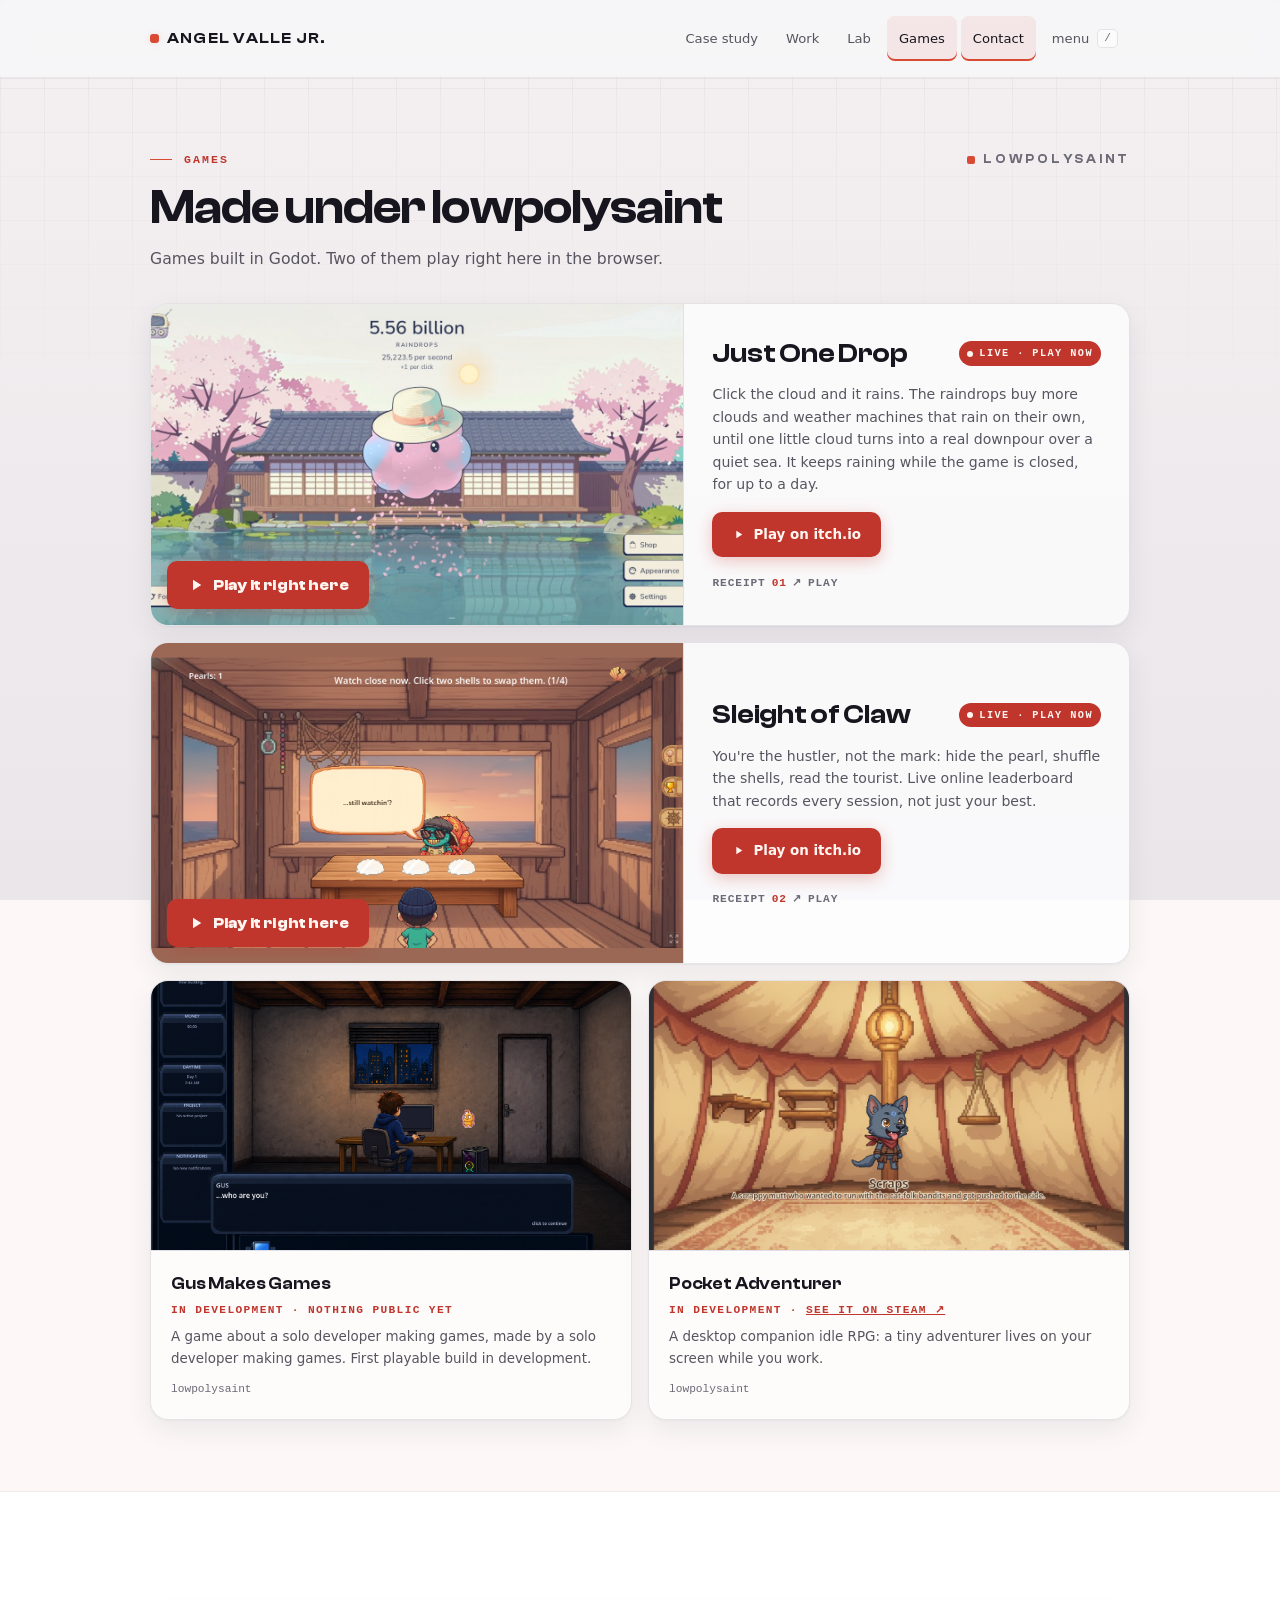
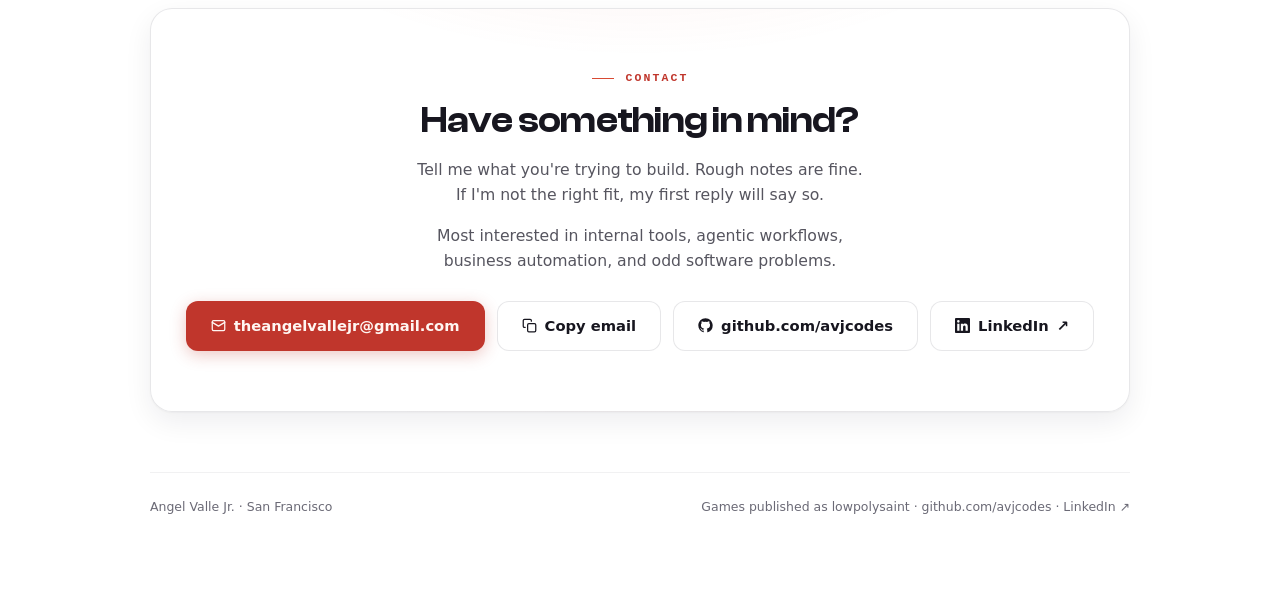
<file: games.html>
<!DOCTYPE html>
<html lang="en">
<head>
<meta charset="UTF-8">
<meta name="viewport" content="width=device-width, initial-scale=1">
<meta name="description" content="Games Angel Valle Jr. builds in Godot under the lowpolysaint name. Just One Drop and Sleight of Claw play in the browser.">
<meta property="og:title" content="Angel Valle Jr. · Apps, tools and games">
<meta property="og:description" content="San Francisco developer. Apps, tools and games. Custom-built, tested and shipped start to finish.">
<meta property="og:url" content="https://avjcodes.github.io/">
<meta property="og:image" content="https://avjcodes.github.io/assets/og-card.png">
<meta property="og:image:alt" content="Angel Valle Jr. I build useful software and weird little games.">
<meta property="og:image:width" content="1200">
<meta property="og:image:height" content="630">
<meta property="og:type" content="website">
<meta name="twitter:card" content="summary_large_image">
<meta name="twitter:title" content="Angel Valle Jr. · Apps, tools and games">
<meta name="twitter:description" content="San Francisco developer. Apps, tools and games. Custom-built, tested and shipped start to finish.">
<meta name="twitter:image" content="https://avjcodes.github.io/assets/og-card.png">
<link rel="icon" href="data:image/svg+xml,%3Csvg xmlns=%27http://www.w3.org/2000/svg%27 viewBox=%270 0 100 100%27%3E%3Crect width=%27100%27 height=%27100%27 rx=%2718%27 fill=%27%230b0b10%27/%3E%3Ctext x=%2750%27 y=%2768%27 font-size=%2752%27 font-weight=%27700%27 font-family=%27sans-serif%27 text-anchor=%27middle%27 fill=%27%23f0704a%27%3EAV%3C/text%3E%3C/svg%3E">
<link rel="canonical" href="https://avjcodes.github.io/">
<meta name="theme-color" content="#f6f6f8" media="(prefers-color-scheme: light)">
<meta name="theme-color" content="#0b0b10" media="(prefers-color-scheme: dark)">
<title>Games · Angel Valle Jr.</title>
<link rel="preload" href="assets/fonts/ClashDisplay-Semibold.woff2" as="font" type="font/woff2" crossorigin>
<link rel="preload" href="assets/fonts/ClashDisplay-Bold.woff2" as="font" type="font/woff2" crossorigin>
<script>document.documentElement.classList.add('js');</script>
<style>
  /* ================= Fonts ================= */
  @font-face {
    font-family: "Clash Display";
    src: url("assets/fonts/ClashDisplay-Semibold.woff2") format("woff2");
    font-weight: 600;
    font-style: normal;
    font-display: swap;
  }
  @font-face {
    font-family: "Clash Display";
    src: url("assets/fonts/ClashDisplay-Bold.woff2") format("woff2");
    font-weight: 700;
    font-style: normal;
    font-display: swap;
  }

  /* ================= Design tokens ================= */
  :root {
    --bg: #f6f6f8;
    --bg-deep: #ededf2;
    --grid-line: rgba(23, 22, 40, 0.045);
    --surface: rgba(255, 255, 255, 0.72);
    --surface-2: rgba(255, 255, 255, 0.55);
    --hairline: rgba(23, 22, 40, 0.10);
    --hairline-soft: rgba(23, 22, 40, 0.06);
    --ink: #17161f;
    --ink-2: #56555f;
    --ink-3: #6b6a76;
    --accent-600: #c0362c;
    --accent-500: #d84a33;
    --accent-14: rgba(216, 74, 51, 0.14);
    --accent-09: rgba(216, 74, 51, 0.09);
    --accent-ring: rgba(216, 74, 51, 0.45);
    --on-accent: #fff6f2;
    --badge-live-bg: var(--accent-600);
    --badge-live-ink: var(--on-accent);
    --badge-sample-ink: #6b6a76;
    --games-tint: rgba(192, 54, 44, 0.035);
    --overlay: rgba(23, 22, 40, 0.34);
    --palette-bg: #ffffff;
    --shadow-card: 0 1px 2px rgba(20, 18, 43, 0.04), 0 10px 28px rgba(20, 18, 43, 0.07);
    --shadow-card-hover: 0 2px 4px rgba(20, 18, 43, 0.05), 0 22px 56px rgba(20, 18, 43, 0.14);
    --shadow-btn: 0 4px 16px rgba(192, 54, 44, 0.28);
    --shadow-btn-hover: 0 8px 26px rgba(192, 54, 44, 0.36);
    --nav-bg: rgba(246, 246, 248, 0.78);
    --mono: ui-monospace, "Cascadia Mono", Consolas, Menlo, monospace;
    --sans: system-ui, -apple-system, "Segoe UI", Roboto, Helvetica, Arial, sans-serif;
    --display: "Clash Display", system-ui, -apple-system, "Segoe UI", Roboto, Helvetica, Arial, sans-serif;
    --r-lg: 18px;
    color-scheme: light dark;
  }
  @media (prefers-color-scheme: dark) {
    :root {
      --bg: #0b0b10;
      --bg-deep: #07070b;
      --grid-line: rgba(235, 234, 255, 0.035);
      --surface: rgba(240, 239, 255, 0.035);
      --surface-2: rgba(240, 239, 255, 0.025);
      --hairline: rgba(235, 234, 255, 0.11);
      --hairline-soft: rgba(235, 234, 255, 0.06);
      --ink: #ececf1;
      --ink-2: #a7a6b3;
      --ink-3: #8f8e9c;
      --accent-600: #f77f5b;
      --accent-500: #f0704a;
      --accent-14: rgba(240, 112, 74, 0.16);
      --accent-09: rgba(240, 112, 74, 0.10);
      --accent-ring: rgba(247, 127, 91, 0.55);
      --on-accent: #1c0d08;
      --badge-live-bg: var(--accent-600);
      --badge-live-ink: var(--on-accent);
      --badge-sample-ink: #8f8e9c;
      --games-tint: rgba(247, 127, 91, 0.045);
      --overlay: rgba(0, 0, 0, 0.55);
      --palette-bg: #15151c;
      --shadow-card: 0 1px 2px rgba(0, 0, 0, 0.35), 0 12px 32px rgba(0, 0, 0, 0.35);
      --shadow-card-hover: 0 2px 4px rgba(0, 0, 0, 0.4), 0 24px 64px rgba(0, 0, 0, 0.55);
      --shadow-btn: 0 4px 18px rgba(247, 127, 91, 0.25);
      --shadow-btn-hover: 0 8px 26px rgba(247, 127, 91, 0.35);
      --nav-bg: rgba(11, 11, 16, 0.72);
    }
  }

  /* ================= Base ================= */
  * { box-sizing: border-box; margin: 0; padding: 0; }
  html, body { overflow-x: hidden; }
  html { scroll-behavior: smooth; }
  body {
    font-family: var(--sans);
    background: linear-gradient(180deg, var(--bg) 0%, var(--bg-deep) 100%);
    background-attachment: fixed;
    color: var(--ink);
    line-height: 1.6;
    min-height: 100vh;
    -webkit-font-smoothing: antialiased;
  }
  body::before {
    content: "";
    position: fixed;
    inset: 0;
    pointer-events: none;
    background:
      linear-gradient(var(--grid-line) 1px, transparent 1px),
      linear-gradient(90deg, var(--grid-line) 1px, transparent 1px);
    background-size: 44px 44px;
    -webkit-mask-image: linear-gradient(180deg, #000 0%, transparent 46%);
    mask-image: linear-gradient(180deg, #000 0%, transparent 46%);
    z-index: 0;
  }
  ::selection { background: var(--accent-14); }
  a { color: inherit; }
  :focus-visible {
    outline: 2px solid var(--accent-ring);
    outline-offset: 3px;
    border-radius: 6px;
  }
  .wrap {
    position: relative;
    z-index: 1;
    max-width: 1020px;
    margin: 0 auto;
    padding: 0 20px 96px;
  }

  /* ================= Nav ================= */
  nav {
    position: sticky;
    top: 0;
    z-index: 10;
    backdrop-filter: blur(14px);
    -webkit-backdrop-filter: blur(14px);
    background: var(--nav-bg);
    border-bottom: 1px solid var(--hairline-soft);
  }
  .nav-inner {
    max-width: 1020px;
    margin: 0 auto;
    padding: 16px 20px;
    display: flex;
    align-items: center;
    gap: 20px;
  }
  .monogram {
    font-family: var(--display);
    font-weight: 600;
    font-size: 0.95rem;
    letter-spacing: 0.08em;
    text-decoration: none;
    display: inline-flex;
    align-items: center;
    gap: 8px;
    white-space: nowrap;
    padding: 12px 0; margin: -12px 0;
}
  .monogram .short { display: none; }
  .monogram .dot {
    width: 9px; height: 9px;
    border-radius: 3px;
    background: var(--accent-500);
    box-shadow: 0 0 10px var(--accent-14);
  }
  .nav-links { margin-left: auto; display: flex; align-items: center; gap: 4px; }
  .nav-links a {
    text-decoration: none;
    font-size: 0.82rem;
    font-weight: 500;
    color: var(--ink-2);
    padding: 12px 12px;
    border-radius: 8px;
    white-space: nowrap;
    transition: color 0.15s ease, background 0.15s ease;
  }
  .nav-links a:hover { color: var(--ink); background: var(--accent-09); }
  .palette-btn { display: none; }
  .js .palette-btn {
    display: inline-flex;
    align-items: center;
    gap: 8px;
    font-family: var(--sans);
    font-size: 0.82rem;
    font-weight: 500;
    color: var(--ink-2);
    background: none;
    border: 0;
    padding: 12px 12px;
    min-height: 44px;
    border-radius: 8px;
    cursor: pointer;
    white-space: nowrap;
    transition: color 0.15s ease, background 0.15s ease;
  }
  .js .palette-btn:hover { color: var(--ink); background: var(--accent-09); }
  .palette-btn kbd {
    font-family: var(--mono);
    font-size: 0.7rem;
    line-height: 1;
    border: 1px solid var(--hairline);
    border-radius: 5px;
    padding: 3px 6px;
    background: var(--surface-2);
    color: var(--ink-3);
  }

  /* ================= Hero ================= */
  header.hero { padding: clamp(64px, 11vw, 128px) 0 clamp(24px, 4vw, 40px); }
  .kicker {
    font-family: var(--mono);
    font-size: 0.72rem;
    font-weight: 600;
    text-transform: uppercase;
    letter-spacing: 0.18em;
    color: var(--ink-3);
    display: flex;
    align-items: center;
    gap: 12px;
    margin-bottom: 28px;
  }
  .kicker::before {
    content: "";
    width: 22px; height: 1px;
    background: var(--accent-500);
  }
  .hero h1 {
    font-family: var(--display);
    font-size: clamp(2.6rem, 7vw, 4.6rem);
    font-weight: 700;
    letter-spacing: -0.03em;
    line-height: 1.04;
    max-width: 15ch;
  }
  .hero h1 .accent {
    color: var(--accent-600);
  }
  .hero .sub {
    margin-top: 28px;
    font-size: clamp(1rem, 2.4vw, 1.14rem);
    color: var(--ink-2);
    max-width: 52ch;
  }
  .hero .cta { margin-top: 40px; display: flex; flex-wrap: wrap; gap: 12px; }

  .btn {
    display: inline-flex;
    align-items: center;
    gap: 8px;
    text-decoration: none;
    font-size: 0.92rem;
    font-weight: 600;
    padding: 12px 24px;
    border-radius: 12px;
    border: 1px solid transparent;
    transition: transform 0.15s ease, box-shadow 0.15s ease, background 0.15s ease, border-color 0.15s ease;
  }
  .btn-solid {
    background: var(--accent-600);
    color: var(--on-accent);
    box-shadow: var(--shadow-btn);
  }
  .btn-solid:hover { transform: translateY(-2px); box-shadow: var(--shadow-btn-hover); }
  .btn-ghost {
    background: var(--surface);
    border-color: var(--hairline);
    color: var(--ink);
  }
  .btn-ghost:hover { transform: translateY(-2px); border-color: var(--accent-ring); }
  .btn svg { flex: 0 0 auto; }

  /* ================= Now ================= */
  #now { padding-top: 40px; }
  .now-list {
    margin-top: 20px;
    list-style: none;
    display: grid;
    grid-template-columns: repeat(2, 1fr);
    gap: 12px 32px;
    max-width: 760px;
  }
  .now-list li {
    display: flex;
    align-items: baseline;
    gap: 16px;
    font-size: 0.92rem;
    color: var(--ink-2);
    border-top: 1px solid var(--hairline-soft);
    padding-top: 12px;
  }
  .now-label {
    font-family: var(--mono);
    font-size: 0.68rem;
    font-weight: 700;
    letter-spacing: 0.14em;
    text-transform: uppercase;
    color: var(--accent-600);
    flex: 0 0 108px;
  }

  /* ================= Sections ================= */
  section { padding-top: clamp(52px, 8vw, 88px); }
  .eyebrow {
    font-family: var(--mono);
    font-size: 0.72rem;
    font-weight: 600;
    text-transform: uppercase;
    letter-spacing: 0.18em;
    color: var(--accent-600);
    display: flex;
    align-items: center;
    gap: 12px;
  }
  .eyebrow::before { content: ""; width: 22px; height: 1px; background: var(--accent-500); }
  section h2 {
    margin-top: 12px;
    font-family: var(--display);
    font-size: clamp(1.6rem, 3.8vw, 2.3rem);
    font-weight: 600;
    letter-spacing: -0.02em;
    line-height: 1.12;
  }
  .section-note {
    margin-top: 12px;
    color: var(--ink-2);
    font-size: 0.98rem;
    max-width: 60ch;
  }

  /* ================= Capability grid ================= */
  .cap-grid {
    margin-top: 32px;
    display: grid;
    grid-template-columns: repeat(3, 1fr);
    gap: 16px;
  }
  .cap {
    background: var(--surface);
    border: 1px solid var(--hairline);
    border-radius: var(--r-lg);
    padding: 24px 20px 20px;
    box-shadow: var(--shadow-card);
    transition: transform 0.18s ease, border-color 0.18s ease, box-shadow 0.18s ease;
  }
  .cap:hover {
    transform: translateY(-4px);
    border-color: var(--accent-ring);
    box-shadow: var(--shadow-card-hover);
  }
  .cap .icon {
    width: 36px; height: 36px;
    border-radius: 10px;
    display: grid;
    place-items: center;
    background: var(--accent-09);
    color: var(--accent-600);
    margin-bottom: 16px;
  }
  .cap h3 { font-size: 1rem;  letter-spacing: -0.012em;   font-family: var(--display); font-weight: 600;
}
  .cap p { margin-top: 8px; font-size: 0.88rem; color: var(--ink-2); }
  .cap .receipt {
    margin-top: 12px;
    min-height: 44px;
    padding: 12px 16px 12px 0;
    margin-bottom: -12px;
    display: inline-flex;
    align-items: center;
    gap: 8px;
    font-family: var(--mono);
    font-size: 0.74rem;
    font-weight: 600;
    text-decoration: none;
    color: var(--accent-600);
  }
  .cap .receipt::after { content: "\2193"; transition: transform 0.15s ease; }
  .cap .receipt:hover::after { transform: translateY(2px); }

  /* ================= Work cards ================= */
  .tier-head {
    margin-top: 32px;
    display: flex;
    align-items: baseline;
    gap: 12px;
  }
  .tier-head + .work-grid { margin-top: 16px; }
  .tier-title { font-family: var(--display); font-size: 1.1rem; font-weight: 600; letter-spacing: -0.005em; }
  .tier-sub { font-size: 0.85rem; color: var(--ink-3); }
  .work-grid {
    margin-top: 32px;
    display: grid;
    grid-template-columns: repeat(2, 1fr);
    gap: 16px;
    align-items: start;
  }
  .card {
    position: relative;
    display: block;
    text-decoration: none;
    background: var(--surface);
    border: 1px solid var(--hairline);
    border-radius: var(--r-lg);
    padding: 24px 24px 20px;
    box-shadow: var(--shadow-card);
    transition: transform 0.18s ease, border-color 0.18s ease, box-shadow 0.18s ease;
  }
  .card:hover {
    border-color: var(--accent-ring);
    box-shadow: var(--shadow-card-hover);
  }
  .card-top {
    display: flex;
    align-items: center;
    justify-content: space-between;
    gap: 12px;
    margin-bottom: 12px;
  }
  .badge {
    font-family: var(--mono);
    font-size: 0.64rem;
    font-weight: 700;
    letter-spacing: 0.14em;
    text-transform: uppercase;
    padding: 4px 8px;
    border-radius: 999px;
  }
  .badge-sample {
    color: var(--badge-sample-ink);
    border: 1px dashed var(--hairline);
    background: var(--surface-2);
  }
  .ptype {
    font-family: var(--mono);
    font-size: 0.64rem;
    font-weight: 600;
    letter-spacing: 0.14em;
    text-transform: uppercase;
    color: var(--ink-3);
  }
  .badge-live {
    color: var(--badge-live-ink);
    background: var(--badge-live-bg);
    display: inline-flex;
    align-items: center;
    gap: 6px;
  }
  .badge-live::before {
    content: "";
    width: 6px; height: 6px;
    border-radius: 50%;
    background: currentColor;
    animation: pulse 2.4s ease-in-out infinite;
  }
  @keyframes pulse { 0%, 100% { opacity: 1; } 50% { opacity: 0.35; } }
  .card h3 {
    font-family: var(--display);
    font-size: 1.3rem;
    font-weight: 600;
    letter-spacing: -0.01em;
  }
  .card h3 a {
    text-decoration: none;
    display: inline-flex;
    align-items: center;
    gap: 8px;
    color: inherit;
    transition: color 0.15s ease;
  }
  .card h3 a:hover, .card h3 a:focus-visible { color: var(--accent-600); }
  .card h3 .arrow {
    font-family: var(--mono);
    font-size: 0.9rem;
    color: var(--ink-3);
    transition: transform 0.15s ease, color 0.15s ease;
  }
  .card h3 a:hover .arrow, .card h3 a:focus-visible .arrow { transform: translate(3px, -3px); color: var(--accent-600); }
  .card > p, .card .overview { margin-top: 8px; font-size: 0.9rem; color: var(--ink-2); }
  section, #live, .card[id], .lab-item[id] { scroll-margin-top: 88px; }

  /* ================= Receipts ================= */
  .rcpt-row { margin-top: 4px; display: flex; flex-wrap: wrap; gap: 0 20px; }
  .rcpt {
    display: inline-flex;
    align-items: center;
    min-height: 44px;
    padding: 12px 0;
    margin-bottom: -8px;
    font-family: var(--mono);
    font-variant-numeric: tabular-nums;
    font-size: 0.7rem;
    font-weight: 600;
    letter-spacing: 0.08em;
    text-decoration: none;
    color: var(--ink-3);
    transition: color 0.15s ease;
  }
  .rcpt:hover { color: var(--accent-600); }
  .rcpt .rno { color: var(--accent-600); padding: 0 5px 0 6px; }
  .rcpt .rdir { padding-right: 6px; }

  /* ================= More tools (compact rows) ================= */
  .tool-list {
    margin-top: 16px;
    list-style: none;
    max-width: 760px;
  }
  .tool-list li {
    display: flex;
    align-items: baseline;
    gap: 16px;
    padding: 12px 0;
    border-top: 1px solid var(--hairline-soft);
    font-size: 0.88rem;
    color: var(--ink-2);
  }
  .tool-list li:last-child { border-bottom: 1px solid var(--hairline-soft); }
  .tool-name {
    font-family: var(--mono);
    font-size: 0.78rem;
    font-weight: 600;
    color: var(--ink);
    flex: 0 0 210px;
  }
  .tool-list .rcpt { margin: -12px 0 -12px auto; }
  .tool-name a { color: inherit; text-decoration: none; transition: color 0.15s ease; display:inline-block; padding: 12px 0; margin: -12px 0; }
  .tool-name a:hover, .tool-name a:focus-visible { color: var(--accent-600); }

  /* ================= Case-study disclosure ================= */
  .case-details { margin-top: 16px; border-top: 1px solid var(--hairline-soft); }
  .case-details summary {
    list-style: none;
    cursor: pointer;
    min-height: 44px;
    display: flex;
    align-items: center;
    gap: 8px;
    font-family: var(--mono);
    font-size: 0.7rem;
    font-weight: 700;
    letter-spacing: 0.14em;
    text-transform: uppercase;
    color: var(--ink-3);
    padding: 12px 0 8px;
    transition: color 0.15s ease;
  }
  .case-details summary::-webkit-details-marker { display: none; }
  .case-details summary::before {
    content: "+";
    font-family: var(--mono);
    font-size: 0.95rem;
    line-height: 1;
    color: var(--accent-600);
    width: 14px;
    flex: 0 0 auto;
  }
  .case-details[open] summary::before { content: "\2212"; }
  .case-details summary:hover { color: var(--accent-600); }
  .case-body { padding: 4px 0 12px; display: grid; gap: 12px; }
  .blk { font-size: 0.88rem; color: var(--ink-2); }
  .blk-label {
    display: block;
    font-family: var(--mono);
    font-size: 0.64rem;
    font-weight: 700;
    letter-spacing: 0.14em;
    text-transform: uppercase;
    color: var(--accent-600);
    margin-bottom: 4px;
  }
  .case-body code {
    font-family: var(--mono);
    font-size: 0.84em;
    background: var(--accent-09);
    border-radius: 5px;
    padding: 1px 5px;
  }
  .case-shot { margin: 0; }
  .case-shot img {
    width: 100%;
    max-width: 100%;
    height: auto;
    display: block;
    border: 1px solid var(--hairline);
    border-radius: 10px;
  }
  .case-shot figcaption {
    font-family: var(--mono);
    font-size: 0.64rem;
    letter-spacing: 0.06em;
    color: var(--ink-3);
    margin-top: 6px;
  }
  .ba-figure { margin: 2px 0 4px; }
  .ba-figure img {
    display: block;
    width: 100%;
    max-width: 100%;
    height: auto;
    border: 1px solid var(--hairline);
    border-radius: 10px;
    background: var(--bg-deep);
  }
  .ba-figure img + img { margin-top: 8px; }
  .ba-figure figcaption {
    margin-top: 8px;
    font-family: var(--mono);
    font-size: 0.66rem;
    letter-spacing: 0.04em;
    color: var(--ink-3);
  }

  /* ================= Lab ================= */
  .lab-grid {
    margin-top: 32px;
    display: grid;
    grid-template-columns: repeat(2, 1fr);
    gap: 12px;
    align-items: start;
  }
  .lab-item {
    background: var(--surface-2);
    border: 1px dashed var(--hairline);
    border-radius: 12px;
    padding: 20px 20px 16px;
  }
  .lab-tag {
    font-family: var(--mono);
    font-size: 0.64rem;
    font-weight: 700;
    letter-spacing: 0.14em;
    text-transform: uppercase;
    color: var(--badge-sample-ink);
  }
  .lab-item h3 {
    margin-top: 8px;
    font-family: var(--display);
    font-size: 1.05rem;
    font-weight: 600;
    letter-spacing: -0.005em;
  }
  .lab-item h3 a { color: inherit; text-decoration: none; transition: color 0.15s ease; display:inline-block; padding: 6px 0; margin: -6px 0; }
  .lab-item h3 a:hover, .lab-item h3 a:focus-visible { color: var(--accent-600); }
  .lab-item p { margin-top: 8px; font-size: 0.86rem; color: var(--ink-2); }

  /* ================= Games ================= */
  #games {
    position: relative;
    padding-bottom: clamp(48px, 7vw, 72px);
  }
  #games::before {
    content: "";
    position: absolute;
    inset: 0 calc(50% - 50vw);
    background: var(--games-tint);
    border-top: 1px solid var(--hairline-soft);
    border-bottom: 1px solid var(--hairline-soft);
    pointer-events: none;
    z-index: -1;
  }
  .games-head {
    display: flex;
    align-items: center;
    justify-content: space-between;
    gap: 16px;
    flex-wrap: wrap;
  }
  .wordmark {
    font-family: var(--display);
    font-weight: 600;
    font-size: 0.78rem;
    letter-spacing: 0.22em;
    text-transform: uppercase;
    color: var(--ink-3);
    display: inline-flex;
    align-items: center;
    gap: 8px;
    white-space: nowrap;
  }
  .wordmark .dot {
    width: 8px; height: 8px;
    border-radius: 2px;
    background: var(--accent-500);
  }
  .game-grid {
    margin-top: 32px;
    display: grid;
    grid-template-columns: repeat(2, 1fr);
    gap: 16px;
    align-items: start;
  }
  .game {
    background: var(--surface);
    border: 1px solid var(--hairline);
    border-radius: var(--r-lg);
    overflow: hidden;
    box-shadow: var(--shadow-card);
    transition: transform 0.18s ease, border-color 0.18s ease, box-shadow 0.18s ease;
  }
  .game:hover {
    border-color: var(--accent-ring);
    box-shadow: var(--shadow-card-hover);
  }
  .game .shot {
    aspect-ratio: 16 / 10;
    overflow: hidden;
    border-bottom: 1px solid var(--hairline-soft);
    background: var(--bg-deep);
  }
  .game .shot img {
    width: 100%;
    height: 100%;
    object-fit: cover;
    display: block;
    transition: transform 0.35s ease;
  }
  .game:hover .shot img { transform: scale(1.035); }
  .game .body { padding: 20px 20px 20px; }
  .game h3 { font-family: var(--display); font-size: 1.24rem; font-weight: 600; letter-spacing: -0.01em; transition: color 0.15s ease; }
  .game h3 a { color: inherit; text-decoration: none; transition: color 0.15s ease; }
  .game h3 a:hover, .game h3 a:focus-visible { color: var(--accent-600); }
  .game .status {
    margin-top: 4px;
    font-family: var(--mono);
    font-size: 0.7rem;
    font-weight: 600;
    text-transform: uppercase;
    letter-spacing: 0.12em;
    color: var(--accent-600);
  }
  .game p { margin-top: 8px; font-size: 0.88rem; color: var(--ink-2); }
  .game .studio {
    margin-top: 12px;
    font-family: var(--mono);
    font-size: 0.7rem;
    color: var(--ink-3);
  }
  .game .name-row {
    display: flex;
    align-items: center;
    justify-content: space-between;
    gap: 12px;
  }
  .play-btn {
    margin-top: 16px;
    display: inline-flex;
    align-items: center;
    gap: 8px;
    text-decoration: none;
    font-size: 0.84rem;
    font-weight: 700;
    padding: 12px 20px;
    border-radius: 10px;
    background: var(--accent-600);
    color: var(--on-accent);
    box-shadow: var(--shadow-btn);
    transition: transform 0.15s ease, box-shadow 0.15s ease;
  }
  .play-btn:hover { transform: translateY(-2px); box-shadow: var(--shadow-btn-hover); }
  @media (prefers-reduced-motion: reduce) {
    .play-btn { transition: none; }
    .play-btn:hover { transform: none; }
  }

  /* Dominant game card */
  .game-hero {
    grid-column: 1 / -1;
    display: grid;
    grid-template-columns: 1.2fr 1fr;
  }
  .game-hero .shot {
    aspect-ratio: auto;
    height: 100%;
    min-height: 300px;
    border-bottom: 0;
    border-right: 1px solid var(--hairline-soft);
  }
  .game-hero .shot { position: relative; }
  .embed-play {
    position: absolute; inset: auto auto 16px 16px;
    display: inline-flex; align-items: center; gap: 8px;
    min-height: 48px; padding: 12px 20px;
    background: var(--accent-600); color: var(--on-accent);
    border: 0; border-radius: 10px; cursor: pointer;
    font: 700 0.95rem var(--display), sans-serif; letter-spacing: 0.01em;
    box-shadow: var(--shadow-btn);
    transition: transform 0.15s ease, box-shadow 0.15s ease;
  }
  .embed-play:hover { transform: translateY(-2px); box-shadow: var(--shadow-btn-hover); }
  .embed-play:focus-visible { outline: 2px solid var(--accent-500); outline-offset: 3px; }
  .game-hero.playing { grid-template-columns: 1fr; }
  .game-hero.playing .shot { max-height: none; }
  .embed-scale { position: relative; width: 100%; aspect-ratio: 16 / 9; overflow: hidden; background: #000; }
  .embed-scale iframe { position: absolute; top: 0; left: 0; width: 1280px; height: 720px; border: 0; transform-origin: top left; }
  @media (prefers-reduced-motion: reduce) { .embed-play { transition: none; } .embed-play:hover { transform: none; } }
  .game-hero .body { padding: 28px; align-self: center; }
  .game-hero h3 { font-size: 1.7rem; }
  .game-hero .name-row { flex-wrap: wrap; }
  /* Secondary game cards */
  .game-sub { background: var(--surface-2); }
  .game-sub .shot { aspect-ratio: 16 / 9; }
  .game-sub h3 { font-size: 1.05rem; }
  .game-sub p { margin-top: 6px; font-size: 0.84rem; }

  /* ================= Ship log ================= */
  .shiplog {
    margin-top: 24px;
    list-style: none;
    max-width: 720px;
  }
  .shiplog li {
    display: flex;
    align-items: baseline;
    gap: 20px;
    padding: 12px 0;
    border-top: 1px solid var(--hairline-soft);
    font-size: 0.9rem;
    color: var(--ink-2);
  }
  .shiplog li:last-child { border-bottom: 1px solid var(--hairline-soft); }
  .log-date {
    font-family: var(--mono);
    font-variant-numeric: tabular-nums;
    font-size: 0.72rem;
    font-weight: 600;
    letter-spacing: 0.08em;
    color: var(--ink-3);
    flex: 0 0 64px;
    white-space: nowrap;
  }

  /* ================= About / Contact ================= */
  .about-card {
    margin-top: 28px;
    background: var(--surface);
    border: 1px solid var(--hairline);
    border-radius: var(--r-lg);
    padding: 28px 28px;
    box-shadow: var(--shadow-card);
    max-width: 640px;
  }
  .about-card p { color: var(--ink-2); font-size: 0.98rem; }

  .contact-card {
    margin-top: 28px;
    text-align: center;
    background:
      radial-gradient(560px 240px at 50% -30%, var(--accent-09) 0%, transparent 70%),
      var(--surface);
    border: 1px solid var(--hairline);
    border-radius: 22px;
    padding: clamp(36px, 6vw, 60px) 24px;
    box-shadow: var(--shadow-card);
  }
  .contact-card h2 { margin-top: 0; }
  .contact-card .line {
    margin: 16px auto 0;
    color: var(--ink-2);
    max-width: 46ch;
    font-size: 0.98rem;
  }
  .contact-card .cta { margin-top: 28px; display: flex; justify-content: center; flex-wrap: wrap; gap: 12px; }
  button.btn { cursor: pointer; font-family: var(--sans); }
  .copy-btn { display: none; }
  .js .copy-btn { display: inline-flex; }
  .visually-hidden {
    position: absolute;
    width: 1px; height: 1px;
    padding: 0; margin: -1px;
    overflow: hidden;
    clip: rect(0 0 0 0);
    white-space: nowrap;
    border: 0;
  }

  footer {
    margin-top: 60px;
    padding-top: 24px;
    border-top: 1px solid var(--hairline-soft);
    display: flex;
    flex-wrap: wrap;
    gap: 8px 20px;
    justify-content: space-between;
    font-size: 0.78rem;
    color: var(--ink-3);
  }
  footer a { color: var(--ink-3); text-decoration: none; display:inline-block; padding: 12px 2px; margin: -12px -2px; }
  footer a:hover { color: var(--accent-600); }

  /* ================= Command palette ================= */
  .palette-backdrop {
    position: fixed;
    inset: 0;
    z-index: 60;
    background: var(--overlay);
    display: flex;
    align-items: flex-start;
    justify-content: center;
    padding: 96px 20px 20px;
  }
  .palette-backdrop[hidden] { display: none; }
  .palette-panel {
    width: 100%;
    max-width: 440px;
    background: var(--palette-bg);
    border: 1px solid var(--hairline);
    border-radius: var(--r-lg);
    box-shadow: var(--shadow-card-hover);
    padding: 8px;
  }
  .palette-title {
    font-family: var(--mono);
    font-size: 0.66rem;
    font-weight: 700;
    letter-spacing: 0.14em;
    text-transform: uppercase;
    color: var(--ink-3);
    padding: 12px 16px 8px;
  }
  .palette-list { list-style: none; }
  .palette-item {
    display: flex;
    align-items: center;
    justify-content: space-between;
    gap: 16px;
    min-height: 48px;
    padding: 12px 16px;
    border-radius: 10px;
    text-decoration: none;
    font-size: 0.92rem;
    font-weight: 600;
    color: var(--ink);
    transition: background 0.15s ease;
  }
  .palette-item:hover,
  .palette-item:focus-visible { background: var(--accent-09); }
  .palette-item .dest {
    font-family: var(--mono);
    font-size: 0.68rem;
    font-weight: 500;
    color: var(--ink-3);
    white-space: nowrap;
  }
  .palette-foot {
    font-family: var(--mono);
    font-size: 0.64rem;
    color: var(--ink-3);
    padding: 8px 16px 8px;
    border-top: 1px solid var(--hairline-soft);
    margin-top: 4px;
  }

  /* ================= Reveal / motion ================= */
  .js .reveal {
    opacity: 0;
    transform: translateY(14px);
    transition: opacity 0.55s ease, transform 0.55s ease;
    transition-delay: calc(var(--d, 0) * 70ms);
  }
  .js .reveal.in { opacity: 1; transform: none; }
  @media (prefers-reduced-motion: reduce) {
    html { scroll-behavior: auto; }
    .js .reveal { opacity: 1; transform: none; transition: none; }
    .cap, .card, .game, .btn, .game .shot img,
    .rcpt, .case-details summary, .palette-item, .palette-btn { transition: none; }
    .cap:hover, .card:hover, .game:hover, .btn:hover { transform: none; }
    .game:hover .shot img { transform: none; }
    .badge-live::before { animation: none; }
    .card h3 .arrow, .cap .receipt::after, .card h3 a, .lab-item h3, .lab-item h3 a, .game h3, .game h3 a, .tool-name { transition: none; }
    .card h3 a:hover .arrow { transform: none; }
    .cap .receipt:hover::after { transform: none; }
  }

  /* ================= Responsive ================= */
  @media (max-width: 860px) {
    .cap-grid { grid-template-columns: repeat(2, 1fr); }
    .game-grid { grid-template-columns: 1fr; }
    .game-hero { grid-template-columns: 1fr; }
    .game-hero .shot {
      aspect-ratio: 16 / 10;
      height: auto;
      min-height: 0;
      border-right: 0;
      border-bottom: 1px solid var(--hairline-soft);
    }
    .game-hero .body { padding: 20px; }
    .game-hero h3 { font-size: 1.4rem; }
  }
  @media (max-width: 620px) {
    .cap-grid, .work-grid, .lab-grid, .now-list { grid-template-columns: 1fr; }
    .tool-list li { flex-wrap: wrap; row-gap: 4px; }
    .tool-name { flex: 1 1 auto; }
    .tool-desc { flex: 1 1 100%; order: 3; }
    .nav-links a { padding: 12px 8px; }
    .palette-btn .pb-txt { display: none; }
    .js .palette-btn { padding: 12px 8px; }
    .monogram .full { display: none; }
    .monogram .short { display: inline; }
    .tier-head { flex-direction: column; gap: 4px; }
  }

  /* Hero field: procedural three.js piece, lazy-loaded after first paint */
  .hero{display:grid;grid-template-columns:minmax(0,1fr) minmax(280px,42%);gap:24px;align-items:center;min-height:0}
  .hero>*{grid-column:1}
  .hero-field{grid-column:2;grid-row:1/span 4;align-self:center;height:clamp(320px,42vw,460px);position:relative}
  .hero-field canvas{position:absolute;inset:0;width:100%;height:100%;display:block;cursor:pointer}
  .hero-field .note{position:absolute;right:0;bottom:-4px;font:500 11px/1 var(--mono, ui-monospace, monospace);letter-spacing:.08em;text-transform:uppercase;color:var(--ink-3)}
  .hero-field .note a{color:var(--accent-600);text-decoration:none;display:inline-block;padding:14px 0;margin:-14px 0}
  @media (max-width:820px){.hero{grid-template-columns:1fr}.hero-field{grid-column:1;grid-row:auto;min-height:260px}}

  /* Card thumbnails: real captures of each demo, edge to edge at the top of the card */
  .lab-item .card-thumb { margin:-20px -20px 16px; }
  .card-thumb { display:block; margin:-24px -24px 18px; border-radius: var(--r-lg) var(--r-lg) 0 0; overflow:hidden; border-bottom:1px solid var(--hairline); background: var(--surface-2); aspect-ratio: 16 / 9; position:relative; }
  .card-thumb img, .card-thumb video { width:100%; height:100%; object-fit:cover; object-position: top center; display:block; transition: transform .35s ease; }
  .card-thumb.contain img { object-fit:contain; padding:10px; }
  .card:hover .card-thumb img, .card:hover .card-thumb video { transform: scale(1.015); }
  @media (prefers-reduced-motion: reduce) { .card-thumb img, .card-thumb video { transition:none; } .card:hover .card-thumb img, .card:hover .card-thumb video { transform:none; } }

  /* ================= Featured case study (Estate Plan Intake) =================
     Carries the case study's own "After Bedtime" palette as a window into it.
     Colors are explicit so it paints the same in light and dark mode. */
  .feature{--f-night:#121B25;--f-lamp:#F0C27A;--f-milk:#F3EDE2;--f-slate:#A3ACB4;
    position:relative;margin:clamp(20px,3vw,32px) 0 0;padding:clamp(24px,3.4vw,44px);
    display:grid;grid-template-columns:minmax(0,5.5fr) minmax(0,6.5fr);align-items:center;gap:clamp(12px,2vw,28px);
    background:var(--f-night);color:var(--f-milk);border:1px solid rgba(240,194,122,.22);border-radius:22px;
    box-shadow:0 30px 70px -40px rgba(18,27,37,.55);overflow:hidden}
  .feature-kicker{font:600 .72rem/1.2 var(--mono);letter-spacing:.18em;text-transform:uppercase;color:var(--f-lamp);display:flex;align-items:center;gap:12px}
  .feature-kicker::before{content:"";width:28px;height:1px;background:var(--f-lamp);flex:none}
  .feature h2{margin-top:18px;font-family:var(--display);font-weight:600;font-size:clamp(2rem,4.2vw,3rem);letter-spacing:-.02em;line-height:1.05;color:var(--f-milk)}
  .feature-lead{margin-top:14px;font-size:1.08rem;line-height:1.5;color:var(--f-milk);max-width:40ch}
  .feature-desc{margin-top:12px;font-size:.95rem;line-height:1.6;color:var(--f-slate);max-width:46ch}
  .feature-cta{display:flex;flex-wrap:wrap;gap:10px;margin-top:24px}
  .fbtn{display:inline-flex;align-items:center;gap:8px;min-height:46px;padding:12px 20px;border-radius:12px;font-weight:600;font-size:.92rem;text-decoration:none;transition:transform .15s ease,background-color .15s ease,border-color .15s ease}
  .fbtn-solid{background:var(--f-lamp);color:#121B25}
  .fbtn-solid:hover{transform:translateY(-1px);background:#F5CF92}
  .fbtn-ghost{color:var(--f-milk);padding-left:8px;padding-right:8px;border-bottom:1px solid transparent;border-radius:0}
  .fbtn-ghost:hover{border-bottom-color:var(--f-lamp)}
  .fdur{font:500 .78rem/1 var(--mono);color:var(--f-slate);font-variant-numeric:tabular-nums}
  .feature a:focus-visible{outline:2px solid var(--f-lamp);outline-offset:3px}
  .feature-media{display:block}
  .feature-film{display:block;border-radius:14px;overflow:hidden;border:1px solid rgba(240,194,122,.28);background:#0b1016;box-shadow:0 30px 70px -40px rgba(0,0,0,.8);aspect-ratio:16/9}
  .feature-film video{display:block;width:100%;height:100%;object-fit:cover}
  .feature{scroll-margin-top:88px}
  @media (max-width:820px){.feature{grid-template-columns:1fr}.feature-media{order:-1;margin:0 0 4px}}
  @media (prefers-reduced-motion:reduce){.fbtn{transition:none}.fbtn-solid:hover{transform:none}}

  /* ================= Hero reel ================= */
  .reel{grid-column:2;grid-row:1/span 4;align-self:center;margin:0}
  .reel-box{position:relative;border-radius:16px;overflow:hidden;background:#17161f;border:1px solid var(--hairline);box-shadow:var(--shadow-card-hover);aspect-ratio:16/9}
  .reel-box video{display:block;width:100%;height:100%;object-fit:cover}
  .reel-play{position:absolute;left:50%;top:50%;width:78px;height:78px;margin:-39px 0 0 -39px;border-radius:50%;border:0;cursor:pointer;display:grid;place-items:center;
    background:var(--accent-600);color:var(--on-accent);box-shadow:0 10px 30px rgba(192,54,44,.45);transition:transform .15s ease,box-shadow .15s ease}
  .reel-play svg{margin-left:4px}
  .reel-play:hover{transform:scale(1.06);box-shadow:0 14px 38px rgba(192,54,44,.55)}
  .reel-play:focus-visible{outline:3px solid var(--accent-ring);outline-offset:4px}
  .reel.playing .reel-play{opacity:0;pointer-events:none}
  .reel-cap{display:flex;justify-content:space-between;gap:12px;margin-top:12px;font:500 11.5px/1.2 var(--mono);letter-spacing:.1em;text-transform:uppercase;color:var(--ink-3)}
  .reel-dur{font-variant-numeric:tabular-nums;color:var(--accent-600)}
  @media (max-width:820px){.reel{grid-column:1;grid-row:auto;margin:6px 0 4px}.hero .kicker{order:1}.hero h1{order:2}.hero .reel{order:3}.hero .sub{order:4}.hero .cta{order:5}}
  @media (max-width:520px){.nav-cs{display:none}}

  /* ================= Nav: where you are ================= */
  .nav-links a[aria-current="true"]{color:var(--ink);background:var(--accent-09);box-shadow:inset 0 -2px 0 var(--accent-500)}



  /* ================= Page transitions (cross-document View Transitions) =================
     Pages fade and settle into each other; the nav stays put; a clicked project card grows into its page. */
  @view-transition { navigation: auto; }
  nav { view-transition-name: site-nav; }
  ::view-transition-old(root) { animation: vt-out .26s cubic-bezier(.4,0,1,1) both; }
  ::view-transition-new(root) { animation: vt-in .46s cubic-bezier(.2,.8,.2,1) both; }
  ::view-transition-group(card-open) { animation-duration: .5s; animation-timing-function: cubic-bezier(.2,.8,.2,1); }
  @keyframes vt-out { to { opacity: 0; transform: translateY(-10px); } }
  @keyframes vt-in { from { opacity: 0; transform: translateY(14px); } }
  @media (prefers-reduced-motion: reduce) { ::view-transition-group(*), ::view-transition-old(*), ::view-transition-new(*) { animation: none !important; } }
  .sub-h1 { margin-top: 12px; font-family: var(--display); font-size: clamp(2rem, 5vw, 3rem); font-weight: 600; letter-spacing: -.02em; line-height: 1.08; }
  .subpage { padding-top: clamp(40px, 7vw, 72px); }
  .nav-links a[aria-current="page"] { color: var(--ink); background: var(--accent-09); box-shadow: inset 0 -2px 0 var(--accent-500); }
</style>
</head>
<body>

<nav aria-label="Page">
  <div class="nav-inner">
    <a class="monogram" href="index.html"><span class="dot" aria-hidden="true"></span><span class="full">ANGEL VALLE JR.</span><span class="short">AVJ</span></a>
    <div class="nav-links">
      <a href="index.html#estate" class="nav-cs">Case study</a>
      <a href="index.html#work">Work</a>
      <a href="lab.html">Lab</a>
      <a href="games.html" aria-current="page">Games</a>
      <a href="#contact">Contact</a>
      <button type="button" id="palette-open" class="palette-btn" aria-haspopup="dialog" aria-label="Open quick menu">
        <span class="pb-txt">menu</span><kbd aria-hidden="true">/</kbd>
      </button>
    </div>
  </div>
</nav>

<div class="wrap" id="top">


  <!-- ============ GAMES ============ -->
  <section id="games" class="subpage">
    <div class="games-head reveal">
      <p class="eyebrow">Games</p>
      <span class="wordmark"><span class="dot" aria-hidden="true"></span>lowpolysaint</span>
    </div>
    <h1 class="sub-h1 reveal" style="--d:1">Made under lowpolysaint</h1>
    <p class="section-note reveal" style="--d:2">Games built in Godot. Two of them play right here in the browser.</p>
    <div class="game-grid">
      <article class="game game-hero reveal" style="--d:0" id="just-one-drop">
        <div class="shot" id="jodEmbed">
          <img src="assets/04_just_one_drop.jpg" alt="Just One Drop: a small pink cloud in a sun hat raining petals over a koi pond" width="1280" height="720">
          <button type="button" class="embed-play needs-js" id="jodPlayBtn" data-embed="https://itch.io/embed-upload/19524420?color=101827" data-title="Just One Drop, playable" aria-label="Play Just One Drop right here on this page">
            <svg width="18" height="18" viewBox="0 0 24 24" fill="currentColor" aria-hidden="true"><path d="M8 5v14l11-7z"/></svg>
            Play it right here
          </button>
        </div>
        <div class="body">
          <div class="name-row"><h3><a href="https://lowpolysaint.itch.io/just-one-drop" target="_blank" rel="noopener">Just One Drop</a></h3><span class="badge badge-live">Live · Play now</span></div>
          <p>Click the cloud and it rains. The raindrops buy more clouds and weather machines that rain on their own, until one little cloud turns into a real downpour over a quiet sea. It keeps raining while the game is closed, for up to a day.</p>
          <a class="play-btn" href="https://lowpolysaint.itch.io/just-one-drop" target="_blank" rel="noopener">
            <svg width="13" height="13" viewBox="0 0 24 24" fill="currentColor" aria-hidden="true"><path d="M8 5v14l11-7z"/></svg>
            Play on itch.io
          </a>
          <div class="rcpt-row"><a class="rcpt" href="https://lowpolysaint.itch.io/just-one-drop" target="_blank" rel="noopener">RECEIPT<span class="rno">01</span><span class="rdir" aria-hidden="true">&#8599;</span>PLAY</a></div>
        </div>
      </article>
      <article class="game game-hero reveal" style="--d:1">
        <div class="shot" id="socEmbed">
          <img src="assets/01_sleight_of_claw.png" alt="Sleight of Claw gameplay: a crab running a shell game on the beach" loading="lazy">
          <button type="button" class="embed-play needs-js" id="socPlayBtn" data-embed="https://itch.io/embed-upload/18733202?color=f9f3e0" data-title="Sleight of Claw, playable" aria-label="Play Sleight of Claw right here on this page">
            <svg width="18" height="18" viewBox="0 0 24 24" fill="currentColor" aria-hidden="true"><path d="M8 5v14l11-7z"/></svg>
            Play it right here
          </button>
        </div>
        <div class="body">
          <div class="name-row"><h3><a href="https://lowpolysaint.itch.io/sleight-of-claw" target="_blank" rel="noopener">Sleight of Claw</a></h3><span class="badge badge-live">Live · Play now</span></div>
          <p>You're the hustler, not the mark: hide the pearl, shuffle the shells, read the tourist. Live online leaderboard that records every session, not just your best.</p>
          <a class="play-btn" href="https://lowpolysaint.itch.io/sleight-of-claw" target="_blank" rel="noopener">
            <svg width="13" height="13" viewBox="0 0 24 24" fill="currentColor" aria-hidden="true"><path d="M8 5v14l11-7z"/></svg>
            Play on itch.io
          </a>
          <div class="rcpt-row"><a class="rcpt" href="https://lowpolysaint.itch.io/sleight-of-claw" target="_blank" rel="noopener">RECEIPT<span class="rno">02</span><span class="rdir" aria-hidden="true">&#8599;</span>PLAY</a></div>
        </div>
      </article>
      <article class="game game-sub reveal" style="--d:1">
        <!-- Media container: swap the img for a muted looping <video poster="..."> when real gameplay clips land -->
        <div class="shot"><img src="assets/02_gus_makes_games.png" alt="Gus Makes Games: a pixel-art bedroom where a solo developer works" loading="lazy"></div>
        <div class="body">
          <h3>Gus Makes Games</h3>
          <p class="status">In development · nothing public yet</p>
          <p>A game about a solo developer making games, made by a solo developer making games. First playable build in development.</p>
          <p class="studio">lowpolysaint</p>
        </div>
      </article>
      <article class="game game-sub reveal" style="--d:2">
        <!-- Media container: swap the img for a muted looping <video poster="..."> when real gameplay clips land -->
        <div class="shot"><img src="assets/03_pocket_adventurer.png" alt="Pocket Adventurer: a tiny companion revealed at the edge of a desktop screen" loading="lazy"></div>
        <div class="body">
          <h3><a href="https://store.steampowered.com/app/5136070/" target="_blank" rel="noopener">Pocket Adventurer</a></h3>
          <p class="status">In development · <a href="https://store.steampowered.com/app/5136070/" target="_blank" rel="noopener">See it on Steam &#8599;</a></p>
          <p>A desktop companion idle RPG: a tiny adventurer lives on your screen while you work.</p>
          <p class="studio">lowpolysaint</p>
        </div>
      </article>
    </div>
  </section>

  <!-- ============ CONTACT ============ -->
  <section id="contact">
    <div class="contact-card reveal">
      <p class="eyebrow" style="justify-content:center">Contact</p>
      <h2 style="margin-top:12px">Have something in mind?</h2>
      <p class="line">Tell me what you're trying to build. Rough notes are fine. If I'm not the right fit, my first reply will say so.</p>
      <p class="line">Most interested in internal tools, agentic workflows, business automation, and odd software problems.</p>
      <div class="cta">
        <a class="btn btn-solid" href="mailto:theangelvallejr@gmail.com">
          <svg width="15" height="15" viewBox="0 0 24 24" fill="none" stroke="currentColor" stroke-width="2" stroke-linecap="round" stroke-linejoin="round" aria-hidden="true"><rect x="2" y="4" width="20" height="16" rx="2"/><path d="m22 7-10 6L2 7"/></svg>
          theangelvallejr@gmail.com
        </a>
        <button type="button" class="btn btn-ghost copy-btn" id="copy-email">
          <svg width="15" height="15" viewBox="0 0 24 24" fill="none" stroke="currentColor" stroke-width="2" stroke-linecap="round" stroke-linejoin="round" aria-hidden="true"><rect x="9" y="9" width="13" height="13" rx="2"/><path d="M5 15H4a2 2 0 0 1-2-2V4a2 2 0 0 1 2-2h9a2 2 0 0 1 2 2v1"/></svg>
          <span class="copy-txt">Copy email</span>
        </button>
        <a class="btn btn-ghost" href="https://github.com/avjcodes" target="_blank" rel="noopener">
          <svg width="15" height="15" viewBox="0 0 24 24" fill="currentColor" aria-hidden="true"><path d="M12 .5C5.65.5.5 5.65.5 12c0 5.08 3.29 9.39 7.86 10.91.58.11.79-.25.79-.55v-2.17c-3.2.7-3.87-1.36-3.87-1.36-.52-1.33-1.28-1.68-1.28-1.68-1.04-.71.08-.7.08-.7 1.15.08 1.76 1.18 1.76 1.18 1.03 1.76 2.7 1.25 3.35.96.1-.75.4-1.25.72-1.54-2.55-.29-5.24-1.28-5.24-5.68 0-1.26.45-2.28 1.18-3.09-.12-.29-.51-1.46.11-3.05 0 0 .96-.31 3.15 1.18a10.9 10.9 0 0 1 5.74 0c2.19-1.49 3.15-1.18 3.15-1.18.62 1.59.23 2.76.11 3.05.74.81 1.18 1.83 1.18 3.09 0 4.42-2.69 5.39-5.26 5.67.41.36.78 1.06.78 2.14v3.17c0 .3.21.67.8.55A11.51 11.51 0 0 0 23.5 12C23.5 5.65 18.35.5 12 .5Z"/></svg>
          github.com/avjcodes
        </a>
        <a class="btn btn-ghost" href="https://www.linkedin.com/in/angel-valle-jr/" target="_blank" rel="noopener">
          <svg width="15" height="15" viewBox="0 0 24 24" fill="currentColor" aria-hidden="true"><path d="M20.45 20.45h-3.55v-5.57c0-1.33-.03-3.04-1.85-3.04-1.86 0-2.14 1.45-2.14 2.94v5.67H9.35V9h3.41v1.56h.05c.47-.9 1.63-1.85 3.36-1.85 3.6 0 4.27 2.37 4.27 5.45zM5.34 7.43a2.06 2.06 0 1 1 0-4.12 2.06 2.06 0 0 1 0 4.12ZM7.12 20.45H3.55V9h3.57zM22.22 0H1.77C.79 0 0 .77 0 1.72v20.55C0 23.23.79 24 1.77 24h20.45c.98 0 1.78-.77 1.78-1.73V1.72C24 .77 23.2 0 22.22 0Z"/></svg>
          LinkedIn <span aria-hidden="true">&#8599;</span>
        </a>
      </div>
      <p class="visually-hidden" id="copy-status" aria-live="polite"></p>
    </div>
  </section>

  <footer>
    <span>Angel Valle Jr. · San Francisco</span>
    <span>Games published as <a href="games.html">lowpolysaint</a> · <a href="https://github.com/avjcodes" target="_blank" rel="noopener">github.com/avjcodes</a> · <a href="https://www.linkedin.com/in/angel-valle-jr/" target="_blank" rel="noopener">LinkedIn &#8599;</a></span>
  </footer>

</div>

<!-- ============ COMMAND PALETTE (JS only; absent without JS) ============ -->
<div class="palette-backdrop" id="palette" role="dialog" aria-modal="true" aria-label="Quick menu" hidden>
  <div class="palette-panel">
    <p class="palette-title">Quick menu</p>
    <ul class="palette-list">
      <li><a class="palette-item" href="https://lowpolysaint.itch.io/sleight-of-claw" target="_blank" rel="noopener"><span>Play a game</span><span class="dest">itch.io</span></a></li>
      <li><a class="palette-item" href="https://github.com/avjcodes" target="_blank" rel="noopener"><span>Inspect my code</span><span class="dest">github.com/avjcodes</span></a></li>
      <li><a class="palette-item" href="https://www.linkedin.com/in/angel-valle-jr/" target="_blank" rel="noopener"><span>LinkedIn</span><span class="dest">linkedin.com</span></a></li>
      <li><a class="palette-item" href="index.html#now"><span>See what I'm building</span><span class="dest">#now</span></a></li>
      <li><a class="palette-item" href="index.html#work"><span>View samples</span><span class="dest">#work</span></a></li>
      <li><a class="palette-item" href="lab.html"><span>View the lab</span><span class="dest">lab</span></a></li>
      <li><a class="palette-item" href="games.html"><span>See the games</span><span class="dest">games</span></a></li>
      <li><a class="palette-item" href="mailto:theangelvallejr@gmail.com"><span>Email me</span><span class="dest">email</span></a></li>
    </ul>
    <p class="palette-foot">arrows move · enter opens · esc closes</p>
  </div>
</div>

<script>
(function () {
  var reduce = window.matchMedia('(prefers-reduced-motion: reduce)').matches;
  var items = document.querySelectorAll('.reveal');
  if (reduce || !('IntersectionObserver' in window)) {
    items.forEach(function (el) { el.classList.add('in'); });
    return;
  }
  var io = new IntersectionObserver(function (entries) {
    entries.forEach(function (entry) {
      if (entry.isIntersecting) {
        entry.target.classList.add('in');
        io.unobserve(entry.target);
      }
    });
  }, { threshold: 0.12, rootMargin: '0px 0px -4% 0px' });
  items.forEach(function (el) { io.observe(el); });
})();

(function () {
  var btn = document.getElementById('copy-email');
  var live = document.getElementById('copy-status');
  if (!btn) return;
  var EMAIL = 'theangelvallejr@gmail.com';
  var label = btn.querySelector('.copy-txt');
  var timer = null;

  function copied() {
    label.textContent = 'Copied';
    if (live) live.textContent = 'Email address copied to clipboard';
    if (timer) clearTimeout(timer);
    timer = setTimeout(function () {
      label.textContent = 'Copy email';
      if (live) live.textContent = '';
      timer = null;
    }, 1500);
  }
  function fallbackCopy() {
    var ta = document.createElement('textarea');
    ta.value = EMAIL;
    ta.setAttribute('readonly', '');
    ta.style.position = 'fixed';
    ta.style.left = '-9999px';
    document.body.appendChild(ta);
    ta.select();
    var ok = false;
    try { ok = document.execCommand('copy'); } catch (err) { ok = false; }
    document.body.removeChild(ta);
    if (ok) copied();
    btn.focus();
  }
  btn.addEventListener('click', function () {
    if (navigator.clipboard && navigator.clipboard.writeText) {
      navigator.clipboard.writeText(EMAIL).then(copied, fallbackCopy);
    } else {
      fallbackCopy();
    }
  });
})();

(function () {
  var root = document.getElementById('palette');
  var openBtn = document.getElementById('palette-open');
  if (!root || !openBtn) return;
  var items = Array.prototype.slice.call(root.querySelectorAll('.palette-item'));
  if (!items.length) return;
  var lastFocus = null;

  function openPalette() {
    lastFocus = document.activeElement;
    root.hidden = false;
    items[0].focus();
  }
  function closePalette(restoreFocus) {
    root.hidden = true;
    if (restoreFocus && lastFocus && typeof lastFocus.focus === 'function') {
      lastFocus.focus();
    }
    lastFocus = null;
  }

  openBtn.addEventListener('click', function () { openPalette(); });

  root.addEventListener('click', function (e) {
    if (e.target === root) closePalette(true);
  });

  items.forEach(function (a) {
    a.addEventListener('click', function () {
      // Navigation is taking over (hash scroll, new tab, or mailto): close without
      // restoring focus so in-page jumps land where the link points.
      closePalette(false);
    });
  });

  document.addEventListener('keydown', function (e) {
    if (root.hidden) {
      var t = e.target;
      var tag = (t && t.tagName ? t.tagName : '').toLowerCase();
      var typing = tag === 'input' || tag === 'textarea' || tag === 'select' || (t && t.isContentEditable);
      var slash = e.key === '/' && !typing && !e.ctrlKey && !e.metaKey && !e.altKey;
      var ck = (e.ctrlKey || e.metaKey) && !e.altKey && !e.shiftKey && !typing && (e.key === 'k' || e.key === 'K');
      if (slash || ck) {
        e.preventDefault();
        openPalette();
      }
      return;
    }
    if (e.key === 'Escape') { e.preventDefault(); closePalette(true); return; }
    var i = items.indexOf(document.activeElement);
    if (e.key === 'ArrowDown') { e.preventDefault(); items[(i + 1) % items.length].focus(); return; }
    if (e.key === 'ArrowUp') { e.preventDefault(); items[(i - 1 + items.length) % items.length].focus(); return; }
    if (e.key === 'Home') { e.preventDefault(); items[0].focus(); return; }
    if (e.key === 'End') { e.preventDefault(); items[items.length - 1].focus(); return; }
    if (e.key === 'Tab') {
      // Focus trap: cycle within the palette's items.
      e.preventDefault();
      var n;
      if (e.shiftKey) { n = i <= 0 ? items.length - 1 : i - 1; }
      else { n = (i < 0 || i === items.length - 1) ? 0 : i + 1; }
      items[n].focus();
    }
  });
})();
(function(){
  // Any game card with a play button swaps its picture for the live itch.io build (1280x720, scaled to fit).
  [].forEach.call(document.querySelectorAll('.embed-play[data-embed]'), function(b){
    var box=b.closest('.shot'); if(!box) return;
    b.addEventListener('click', function(){
      var card=box.closest('.game-hero');
      if(card) card.classList.add('playing');
      var wrap=document.createElement('div');
      wrap.className='embed-scale';
      var f=document.createElement('iframe');
      f.src=b.getAttribute('data-embed');
      f.setAttribute('allowfullscreen','');
      f.setAttribute('allow','autoplay; fullscreen');
      f.setAttribute('title', b.getAttribute('data-title') || 'Game, playable');
      wrap.appendChild(f);
      box.innerHTML='';
      box.appendChild(wrap);
      function fit(){ f.style.transform='scale('+(wrap.clientWidth/1280)+')'; }
      fit();
      if(window.ResizeObserver){ new ResizeObserver(fit).observe(wrap); }
      else { window.addEventListener('resize', fit); }
      f.focus();
    });
  });
})();
</script>

<script>
  // Product loops: load and play only while on screen; reduced motion keeps the poster.
  (function(){
    var vids=[].slice.call(document.querySelectorAll('video[data-loop]'));
    if(!vids.length) return;
    if(matchMedia('(prefers-reduced-motion: reduce)').matches || !('IntersectionObserver' in window)) return;
    var io=new IntersectionObserver(function(es){ es.forEach(function(e){ var v=e.target;
      if(e.isIntersecting){ if(v.preload==='none'){ v.preload='auto'; v.load(); } var p=v.play(); if(p&&p.catch) p.catch(function(){}); }
      else { v.pause(); } }); }, {threshold:0.4});
    vids.forEach(function(v){ io.observe(v); });
  })();
</script>
<script>
  // Reel: plays only when asked. Controls appear once it starts.
  (function(){
    var fig=document.getElementById('reel'), v=document.getElementById('reelVideo'), b=document.getElementById('reelPlay');
    if(!fig||!v||!b) return;
    b.addEventListener('click',function(){ v.controls=true; fig.classList.add('playing'); var p=v.play(); if(p&&p.catch) p.catch(function(){}); });
    v.addEventListener('ended',function(){ fig.classList.remove('playing'); v.controls=false; b.setAttribute('aria-label','Play the reel again'); });
  })();

  // Nav: highlight the section you're in.
  (function(){
    if(!('IntersectionObserver' in window)) return;
    var links={}; [].forEach.call(document.querySelectorAll('.nav-links a[href^="#"]'),function(a){ links[a.getAttribute('href').slice(1)]=a; });
    var ids=Object.keys(links).filter(function(id){ return document.getElementById(id); });
    var io=new IntersectionObserver(function(es){ es.forEach(function(e){ if(!e.isIntersecting) return;
      ids.forEach(function(id){ links[id].removeAttribute('aria-current'); }); links[e.target.id].setAttribute('aria-current','true'); }); },
      {rootMargin:'-35% 0px -60% 0px'});
    ids.forEach(function(id){ io.observe(document.getElementById(id)); });
  })();

</script>
<script src="assets/vt.js"></script>
</body>
</html>
</file>
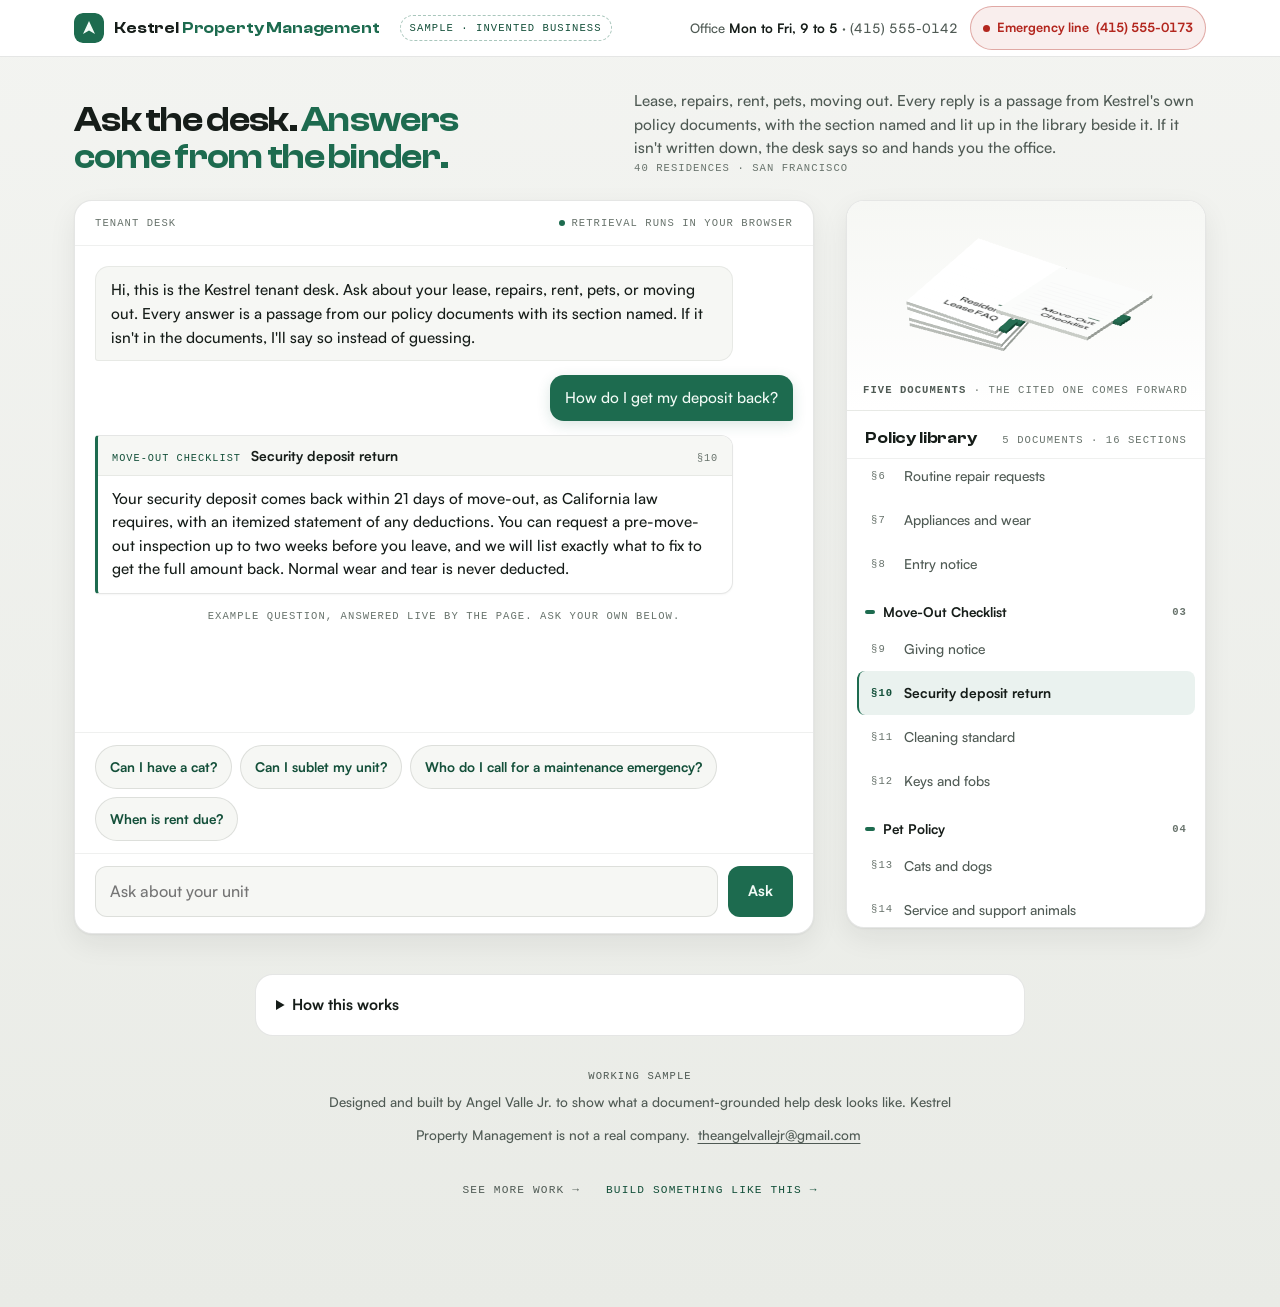
<file: kestrel-assistant.html>
<!DOCTYPE html>
<html lang="en" data-vt-page="kestrel">
<head>
<meta charset="UTF-8">
<meta name="viewport" content="width=device-width, initial-scale=1">
<title>Kestrel Property Management: Tenant Desk (Sample)</title>
<meta name="description" content="Working sample by Angel Valle Jr.: a document-grounded tenant help desk for an invented property manager. Retrieval runs in your browser; every answer cites its section and lights it up in the policy library.">
<meta property="og:title" content="Kestrel Property Management: Tenant Desk (Sample)">
<meta property="og:description" content="Working sample by Angel Valle Jr.: a document-grounded tenant help desk. Retrieval runs in your browser and every answer cites its source.">
<meta property="og:url" content="https://avjcodes.github.io/kestrel-assistant.html">
<meta property="og:type" content="website">
<style>
  @font-face { font-family: "Clash Display"; src: url("assets/fonts/ClashDisplay-Semibold.woff2") format("woff2"); font-weight: 600; font-display: swap; }
  @font-face { font-family: "Satoshi"; src: url("assets/fonts/Satoshi-Medium.woff2") format("woff2"); font-weight: 500; font-display: swap; }
  @font-face { font-family: "Satoshi"; src: url("assets/fonts/Satoshi-Bold.woff2") format("woff2"); font-weight: 700; font-display: swap; }

  :root {
    --paper: #f3f4f1; --paper-deep: #e9ebe6; --card: #ffffff; --card-2: #f6f7f4;
    --ink: #161d19; --ink-2: #4f5a54; --ink-3: #68736c;
    --line: rgba(22,29,25,.11); --line-soft: rgba(22,29,25,.065);
    --accent: #1d6b4f; --accent-deep: #14503a; --accent-wash: rgba(29,107,79,.09); --accent-ring: rgba(29,107,79,.38);
    --on-accent: #f2fbf6;
    --status: #b3261e; --status-wash: rgba(179,38,30,.08); --status-ring: rgba(179,38,30,.35);
    --shadow-card: 0 1px 2px rgba(22,29,25,.05), 0 10px 28px rgba(22,29,25,.07);
    --shadow-lift: 0 4px 14px rgba(29,107,79,.16);
    --display: "Clash Display", system-ui, sans-serif;
    --body: "Satoshi", system-ui, -apple-system, "Segoe UI", sans-serif;
    --mono: ui-monospace, "Cascadia Mono", Consolas, Menlo, monospace;
    --r-card: 18px; --r-bubble: 14px; --r-input: 12px; --r-row: 8px;
  }
  @media (prefers-color-scheme: dark) {
    :root {
      --paper: #101412; --paper-deep: #0b0e0c; --card: #171c19; --card-2: #1c221e;
      --ink: #e9efeb; --ink-2: #a9b4ad; --ink-3: #8d988f;
      --line: rgba(233,239,235,.11); --line-soft: rgba(233,239,235,.06);
      --accent: #4fb58d; --accent-deep: #7fd0ad; --accent-wash: rgba(79,181,141,.12); --accent-ring: rgba(79,181,141,.45);
      --on-accent: #07130d;
      --status: #ef6f66; --status-wash: rgba(239,111,102,.12); --status-ring: rgba(239,111,102,.4);
      --shadow-card: 0 1px 2px rgba(0,0,0,.3), 0 12px 32px rgba(0,0,0,.35);
    }
  }

  * { box-sizing: border-box; margin: 0; padding: 0; }
  html { scroll-behavior: smooth; }
  html, body { overflow-x: clip; }
  body {
    font-family: var(--body); font-weight: 500; font-size: 0.95rem; line-height: 1.55; color: var(--ink);
    background: linear-gradient(180deg, var(--paper) 0%, var(--paper-deep) 100%); min-height: 100vh;
    -webkit-font-smoothing: antialiased;
  }
  ::selection { background: var(--accent-wash); }
  a { color: var(--accent); }
  :focus-visible { outline: 2px solid var(--accent); outline-offset: 2px; }
  .mono { font-family: var(--mono); font-size: 0.66rem; letter-spacing: 0.10em; text-transform: uppercase; }
  .num { font-variant-numeric: tabular-nums; }

  /* ============ Top bar ============ */
  .bar { position: sticky; top: 0; z-index: 20; background: var(--card); border-bottom: 1px solid var(--line); }
  .bar-in { max-width: 1180px; margin: 0 auto; padding: 0 24px; height: 56px; display: flex; align-items: center; gap: 16px; }
  .brand { display: flex; align-items: center; gap: 10px; text-decoration: none; color: inherit; min-width: 0; }
  .brand svg { flex: 0 0 auto; border-radius: 9px; }
  .brand-name { font-family: var(--display); font-weight: 600; font-size: 1.02rem; letter-spacing: -0.01em; white-space: nowrap; }
  .brand-name span { color: var(--accent); }
  .sample { margin-left: 4px; color: var(--accent-deep); border: 1px dashed var(--accent-ring); border-radius: 999px; padding: 4px 9px; white-space: nowrap; }
  .bar-right { margin-left: auto; display: flex; align-items: center; gap: 12px; }
  .hours { color: var(--ink-2); font-size: 0.82rem; white-space: nowrap; }
  .hours b { color: var(--ink); font-weight: 700; }
  .emerg { display: inline-flex; align-items: center; gap: 7px; min-height: 44px; font-weight: 700; font-size: 0.8rem; color: var(--status); background: var(--status-wash); border: 1px solid var(--status-ring); border-radius: 999px; padding: 8px 12px; text-decoration: none; white-space: nowrap; }
  .emerg::before { content: ""; width: 7px; height: 7px; border-radius: 50%; background: var(--status); }
  .emerg .lbl-short { display: none; }
  @media (max-width: 720px) { .hours { display: none; } .emerg .lbl-long { display: none; } .emerg .lbl-short { display: inline; } }
  @media (max-width: 560px) { .brand-name span { display: none; } .brand-name::after { content: " PM"; color: var(--accent); } .bar-in { gap: 10px; padding: 0 16px; } .emerg { padding: 6px 10px; font-size: 0.78rem; } .chat-head .live { display: none; } }
  @media (max-width: 600px) { .sample { display: none; } }

  /* ============ Page ============ */
  .wrap { max-width: 1180px; margin: 0 auto; padding: 32px 24px 96px; }
  @media (max-width: 600px) { .wrap { padding: 24px 16px 80px; } }
  .lede { display: flex; align-items: end; justify-content: space-between; gap: 24px; margin-bottom: 24px; flex-wrap: wrap; }
  h1 { font-family: var(--display); font-weight: 600; font-size: clamp(1.7rem, 3.2vw, 2.2rem); line-height: 1.05; letter-spacing: -0.02em; max-width: 18ch; }
  h1 span { color: var(--accent); }
  .lede p { color: var(--ink-2); max-width: 52ch; }
  .lede .meta { color: var(--ink-3); }
  .sample-inline { display: none; color: var(--accent-deep); border: 1px dashed var(--accent-ring); border-radius: 999px; padding: 4px 9px; }
  @media (max-width: 600px) { .sample-inline { display: inline-block; margin-bottom: 12px; } }

  .desk { display: grid; grid-template-columns: minmax(0, 1fr) 360px; gap: 32px; align-items: start; }
  @media (max-width: 900px) { .desk { grid-template-columns: 1fr; gap: 24px; } }

  /* ============ Chat card ============ */
  .chat { background: var(--card); border: 1px solid var(--line); border-radius: var(--r-card); box-shadow: var(--shadow-card); overflow: hidden; }
  .chat-head { display: flex; align-items: center; justify-content: space-between; padding: 14px 20px; border-bottom: 1px solid var(--line-soft); }
  .chat-head .mono { color: var(--ink-3); }
  .live { display: inline-flex; align-items: center; gap: 6px; color: var(--ink-3); }
  .live::before { content: ""; width: 6px; height: 6px; border-radius: 50%; background: var(--accent); animation: pulse 2.4s ease-in-out 6; }
  @keyframes pulse { 0%,100% { opacity: 1 } 50% { opacity: .35 } }
  .log { height: 54vh; min-height: 340px; max-height: 600px; overflow-y: auto; padding: 20px 20px 28px; mask-image: linear-gradient(transparent, #000 16px, #000 calc(100% - 24px), transparent); -webkit-mask-image: linear-gradient(transparent, #000 16px, #000 calc(100% - 24px), transparent); scrollbar-width: thin; scrollbar-color: var(--line) transparent; overscroll-behavior: contain; }
  .msg { display: flex; margin-bottom: 14px; animation: in .26s cubic-bezier(.2,.9,.3,1) both; }
  @keyframes in { from { opacity: 0; transform: translateY(8px); } to { opacity: 1; transform: none; } }
  .msg-user { justify-content: flex-end; }
  .bubble { max-width: 58ch; padding: 11px 15px; border-radius: var(--r-bubble); white-space: pre-line; overflow-wrap: anywhere; }
  .msg-user .bubble { background: var(--accent); color: var(--on-accent); font-weight: 500; border-bottom-right-radius: 3px; box-shadow: var(--shadow-lift); }
  .msg-bot .bubble { background: var(--card-2); border: 1px solid var(--line-soft); border-bottom-left-radius: 3px; }
  /* Excerpt cards: an answer is a page from the binder, the header is the citation */
  .msg-bot.excerpts { display: block; }
  .xc { max-width: 58ch; background: var(--card); border: 1px solid var(--line); border-left: 3px solid var(--accent); border-radius: 4px 12px 12px 4px; box-shadow: 0 1px 2px rgba(22,29,25,.04); overflow: hidden; }
  .xc + .xc { margin-top: 8px; }
  .xc-head { display: flex; align-items: baseline; gap: 10px; padding: 9px 14px 8px; background: var(--card-2); border-bottom: 1px solid var(--line-soft); cursor: pointer; }
  .xc-head:hover .xc-sec { color: var(--accent-deep); }
  .xc-doc { font-family: var(--mono); font-size: 0.64rem; letter-spacing: .1em; text-transform: uppercase; color: var(--accent-deep); white-space: nowrap; }
  .xc-sec { font-weight: 700; font-size: 0.86rem; color: var(--ink); }
  .xc-id { margin-left: auto; font-family: var(--mono); font-size: 0.64rem; letter-spacing: .08em; color: var(--ink-3); }
  .xc-body { padding: 11px 14px 12px; white-space: pre-line; overflow-wrap: anywhere; }
  .xc-foot { display: none; padding: 0 14px 10px; font-family: var(--mono); font-size: 0.62rem; letter-spacing: .08em; text-transform: uppercase; color: var(--accent-deep); }
  @media (max-width: 900px) { .xc-foot { display: block; } }
  @media (max-width: 600px) { .xc-head { flex-wrap: wrap; gap: 4px 10px; } .xc-doc { flex-basis: 100%; } .xc-id { margin-left: auto; } }
  .sources { margin-top: 10px; display: flex; flex-wrap: wrap; gap: 6px; }
  .src { font: inherit; font-family: var(--mono); font-size: 0.66rem; letter-spacing: .04em; line-height: 1.3; text-align: left; text-transform: uppercase; color: var(--accent-deep); background: var(--accent-wash); border: 1px solid var(--accent-ring); border-radius: 6px; padding: 4px 8px; cursor: pointer; position: relative; }
  .src::after { content: ""; position: absolute; inset: -11px 0; }
  .src b { font-weight: 700; }
  .src .dn { display: none; }
  @media (max-width: 900px) { .src .dn { display: inline; margin-left: 4px; } }
  .src:hover { background: var(--accent); color: var(--on-accent); }
  .src-none { margin-top: 10px; font-family: var(--mono); font-size: 0.66rem; letter-spacing: .06em; text-transform: uppercase; color: var(--ink-3); }
  .seed-note { text-align: center; color: var(--ink-3); margin: 2px 0 12px; }
  .thinking .bubble { display: flex; gap: 5px; padding: 13px 15px; }
  .thinking .dot { width: 6px; height: 6px; border-radius: 50%; background: var(--ink-3); animation: blink 1.1s infinite; }
  .thinking .dot:nth-child(2) { animation-delay: .18s } .thinking .dot:nth-child(3) { animation-delay: .36s }
  @keyframes blink { 0%,80%,100% { opacity: .25 } 40% { opacity: 1 } }
  .cursor { display: inline-block; width: 2px; height: 1em; background: var(--accent); vertical-align: -2px; margin-left: 2px; animation: blink 1s infinite; }
  .chips { display: flex; flex-wrap: wrap; gap: 8px; padding: 12px 20px; border-top: 1px solid var(--line-soft); background: var(--card); }
  .chip { font: inherit; font-size: 0.84rem; font-weight: 700; color: var(--accent-deep); background: var(--card-2); border: 1px solid var(--line); border-radius: 999px; padding: 10px 14px; cursor: pointer; min-height: 44px; transition: border-color .14s, background .14s, transform .14s; }
  .chip { text-align: left; }
  .chip:hover { border-color: var(--accent-ring); background: var(--accent-wash); }
  .chip:active { transform: scale(.98); }
  .chip:disabled { opacity: .5; cursor: default; }
  .input-row { display: flex; gap: 10px; padding: 12px 20px 16px; border-top: 1px solid var(--line-soft); }
  .input-row input { flex: 1; min-width: 0; font: inherit; font-size: 16px; padding: 12px 14px; border: 1px solid var(--line); border-radius: var(--r-input); background: var(--card-2); color: var(--ink); min-height: 46px; }
  .input-row input:focus { outline: none; border-color: var(--accent-ring); box-shadow: 0 0 0 3px var(--accent-wash); }
  .input-row button { font: inherit; font-weight: 700; font-size: 0.92rem; color: var(--on-accent); background: var(--accent); border: 0; border-radius: var(--r-input); padding: 0 20px; min-height: 46px; min-width: 44px; cursor: pointer; transition: transform .14s, filter .14s; }
  .input-row button:hover { filter: brightness(1.06); }
  .input-row button:active { transform: scale(.98); }
  .input-row button:disabled { opacity: .55; cursor: default; }

  /* ============ Library panel ============ */
  .lib { position: sticky; top: 72px; background: var(--card); border: 1px solid var(--line); border-radius: var(--r-card); box-shadow: var(--shadow-card); overflow: hidden; }
  @media (max-width: 900px) { .lib { position: static; } .lib-list { max-height: 260px; } }
  .stack { position: relative; height: 210px; background: linear-gradient(180deg, var(--card-2), var(--card)); border-bottom: 1px solid var(--line-soft); }
  .stack canvas { position: absolute; inset: 0; width: 100%; height: 100%; display: block; }
  .stack .cap { position: absolute; left: 16px; bottom: 12px; color: var(--ink-3); pointer-events: none; }
  .stack .cap b { color: var(--ink-2); font-weight: 700; }
  .lib-head { display: flex; align-items: baseline; justify-content: space-between; padding: 14px 18px 8px; }
  .lib-head h2 { font-family: var(--display); font-weight: 600; font-size: 1.02rem; letter-spacing: -0.01em; }
  .lib-head { border-bottom: 1px solid var(--line-soft); }
  .lib-head .mono { color: var(--ink-3); }
  .lib-list { padding: 4px 10px 14px; max-height: 52vh; overflow-y: auto; scrollbar-width: thin; scrollbar-color: var(--line) transparent; }
  @media (max-width: 900px) { .stack { height: 190px; } }
  .doc { margin-top: 10px; }
  .doc-name { display: flex; align-items: center; gap: 8px; padding: 6px 8px 4px; font-weight: 700; font-size: 0.84rem; color: var(--ink); }
  .doc-name::before { content: ""; width: 10px; height: 4px; border-radius: 2px; background: var(--accent); }
  .doc-name .mono { color: var(--ink-3); margin-left: auto; }
  .sec { display: flex; align-items: center; gap: 10px; min-height: 44px; padding: 10px 8px 10px 12px; border-left: 2px solid transparent; border-radius: var(--r-row); color: var(--ink-2); font-size: 0.86rem; cursor: pointer; transition: background .14s, color .14s, border-color .14s; }
  .sec .mono { color: var(--ink-3); min-width: 2.2em; }
  .sec:hover { background: var(--card-2); color: var(--ink); }
  .sec.is-on { background: var(--accent-wash); border-left-color: var(--accent); color: var(--ink); font-weight: 700; }
  .sec.is-on .mono { color: var(--accent-deep); }

  /* ============ Below ============ */
  .how { max-width: 70ch; margin: 40px auto 0; background: var(--card); border: 1px solid var(--line); border-radius: var(--r-card); padding: 6px 20px; }
  .how summary { cursor: pointer; padding: 12px 0; font-weight: 700; }
  .how p { color: var(--ink-2); padding-bottom: 14px; }
  .how p + p { border-top: 1px solid var(--line-soft); padding-top: 14px; }
  footer { max-width: 70ch; margin: 32px auto 0; text-align: center; color: var(--ink-2); font-size: 0.84rem; }
  footer > a { display: inline-block; padding: 12px 4px; color: var(--ink-2); text-decoration: underline; text-underline-offset: 3px; }
  footer nav a { color: var(--ink-2); }
  footer nav a.cta { color: var(--accent-deep); }
  footer .mono { display: block; margin-bottom: 8px; }
  footer nav { margin-top: 12px; display: flex; justify-content: center; gap: 18px; flex-wrap: wrap; }
  footer nav a { display: inline-block; padding: 12px 4px; font-family: var(--mono); font-size: 0.7rem; letter-spacing: .1em; text-transform: uppercase; text-decoration: none; }

  @media (prefers-reduced-motion: reduce) {
    *, *::before, *::after { animation: none !important; transition: none !important; }
    html { scroll-behavior: auto; }
  }

  /* Page transitions: opt in to the site's cross-document View Transitions */
  @view-transition { navigation: auto; }
  ::view-transition-old(root) { animation: vt-out .26s cubic-bezier(.4,0,1,1) both; }
  ::view-transition-new(root) { animation: vt-in .46s cubic-bezier(.2,.8,.2,1) both; }
  ::view-transition-group(card-open) { animation-duration: .5s; animation-timing-function: cubic-bezier(.2,.8,.2,1); }
  @keyframes vt-out { to { opacity: 0; transform: translateY(-10px); } }
  @keyframes vt-in { from { opacity: 0; transform: translateY(14px); } }
  @media (prefers-reduced-motion: reduce) { ::view-transition-group(*), ::view-transition-old(*), ::view-transition-new(*) { animation: none !important; } }
</style>
</head>
<body>

<header class="bar">
  <div class="bar-in">
    <a class="brand" href="#top" aria-label="Kestrel Property Management">
      <svg width="30" height="30" viewBox="0 0 30 30" aria-hidden="true"><rect width="30" height="30" rx="8" fill="#1d6b4f"/><path d="M9 21 15 8l6 13-6-3.4L9 21Z" fill="#f2fbf6"/></svg>
      <span class="brand-name">Kestrel <span>Property Management</span></span>
    </a>
    <span class="sample mono" aria-label="This page is a sample for an invented business">Sample · invented business</span>
    <div class="bar-right">
      <span class="hours num">Office <b>Mon to Fri, 9 to 5</b> · (415) 555-0142</span>
      <a class="emerg num" href="tel:+14155550173" aria-label="Emergency line (415) 555-0173"><span class="lbl-long">Emergency line</span><span class="lbl-short">Emergency</span> (415) 555-0173</a>
    </div>
  </div>
</header>

<main class="wrap" id="top">
  <span class="sample-inline mono">Sample · invented business</span>
  <div class="lede">
    <div>
      <h1>Ask the desk. <span>Answers come from the binder.</span></h1>
    </div>
    <div>
      <p>Lease, repairs, rent, pets, moving out. Every reply is a passage from Kestrel's own policy documents, with the section named and lit up in the library beside it. If it isn't written down, the desk says so and hands you the office.</p>
      <p class="meta mono" id="meta-line">40 residences · San Francisco</p>
    </div>
  </div>

  <div class="desk">
    <section class="chat" aria-label="Tenant desk">
      <div class="chat-head"><span class="mono">Tenant desk</span><span class="live mono">Retrieval runs in your browser</span></div>
      <div class="log" id="chat-log" aria-live="polite"></div>
      <div class="chips" id="chips">
        <button class="chip" type="button">Can I have a cat?</button>
        <button class="chip" type="button">Can I sublet my unit?</button>
        <button class="chip" type="button">Who do I call for a maintenance emergency?</button>
        <button class="chip" type="button">When is rent due?</button>
      </div>
      <form class="input-row" id="chat-form">
        <input id="chat-input" type="text" autocomplete="off" maxlength="200" placeholder="Ask about your unit" aria-label="Your question">
        <button id="send-btn" type="submit">Ask</button>
      </form>
    </section>

    <aside class="lib" aria-label="Policy library">
      <div class="stack">
        <canvas id="stack" aria-hidden="true"></canvas>
        <span class="cap mono"><b id="stack-cap">Five documents</b> · the cited one comes forward</span>
      </div>
      <div class="lib-head"><h2>Policy library</h2><span class="mono" id="lib-count"></span></div>
      <div class="lib-list" id="lib-list"></div>
    </aside>
  </div>

  <details class="how">
    <summary>How this works</summary>
    <p><strong>The retrieval is real and it is running in your browser right now.</strong> This page carries the short excerpts listed in the library, from Kestrel's (invented) policy documents. When you ask a question, a script scores every excerpt against your words, picks the best match, shows you that exact text with its source, and lights the section up in the library.</p>
    <p>The production version I build for clients uses the same retrieval pattern with a language model on top: the model writes the reply, but only from passages retrieved out of your real documents, and every answer cites where it came from. That grounding is what stops it from inventing policies you never wrote. If the documents don't cover a question, it says so and hands the customer to a human, exactly like this demo does.</p>
  </details>

  <footer>
    <span class="mono">Working sample</span>
    Designed and built by Angel Valle Jr. to show what a document-grounded help desk looks like. Kestrel Property Management is not a real company.
    <a href="mailto:theangelvallejr@gmail.com">theangelvallejr@gmail.com</a>
    <nav><a href="https://avjcodes.github.io/">See more work →</a><a class="cta" href="https://avjcodes.github.io/#contact">Build something like this →</a></nav>
  </footer>
</main>

<script>
(function () {
  "use strict";
  /* ---------- Document chunks ---------- */
  var CHUNKS = [
    {
      doc: "Resident Lease FAQ", sec: "Lease term and renewal",
      kw: ["lease", "renew", "renewal", "term", "expire", "extend", "sign"],
      text: "Standard leases at Kestrel run 12 months. We send renewal offers 90 days before your lease ends and need your signed renewal back at least 60 days before the end date. If you stay past your term without renewing, the lease converts to month-to-month at your current rent plus $150."
    },
    {
      doc: "Resident Lease FAQ", sec: "Rent due date and late fees",
      kw: ["rent", "due", "late", "fee", "grace"],
      text: "Rent is due on the 1st of each month, with a grace period through 11:59 PM on the 3rd. Starting the 4th, a $75 late fee applies, plus $10 per day after that, capped at $175 total. Three late payments within 12 months counts as a lease violation."
    },
    {
      doc: "Resident Lease FAQ", sec: "Guests and subletting",
      kw: ["guest", "visitor", "sublet", "subletting", "sublease", "airbnb", "roommate", "stay"],
      text: "Guests are welcome for up to 14 consecutive nights, or 21 total nights in any 6-month period. Anyone staying longer must be screened and added to the lease. Subletting and short-term rentals (Airbnb, Vrbo, or similar) are not permitted in any Kestrel unit."
    },
    {
      doc: "Resident Lease FAQ", sec: "Renters insurance",
      kw: ["insurance", "renters", "liability", "coverage"],
      text: "Every household must carry renters insurance with at least $100,000 in liability coverage for the full lease term, with Kestrel Property Management listed as an interested party. Send proof of coverage to the office within 14 days of move-in and again at each renewal."
    },
    {
      doc: "Maintenance & Repairs Policy", sec: "Emergencies",
      kw: ["emergency", "urgent", "flood", "flooding", "leak", "gas", "heat", "call"],
      text: "For emergencies, call our 24-hour maintenance line at (415) 555-0173. Emergencies are: flooding or a major leak, no heat when it is below 55 degrees outside, a gas smell, no working toilet in the unit, or a break-in that leaves a door or window unable to lock. If you smell gas, leave the unit first, call PG&E at 1-800-743-5000, then call us."
    },
    {
      doc: "Maintenance & Repairs Policy", sec: "Routine repair requests",
      kw: ["repair", "request", "fix", "portal", "maintenance", "broken"],
      text: "Submit routine repair requests through the resident portal and include a photo if you can. We respond within 1 business day and schedule most repairs within 3 to 5 business days. Requests made by text message or in the hallway are easy to lose, so the portal is the fastest path to a fix."
    },
    {
      doc: "Maintenance & Repairs Policy", sec: "Appliances and wear",
      kw: ["appliance", "refrigerator", "fridge", "stove", "oven", "dishwasher", "washer", "dryer"],
      text: "Kestrel repairs or replaces appliances that fail from normal use at no cost to you: refrigerator, stove, dishwasher, and in-unit washer and dryer where provided. Damage beyond normal wear, like a cracked glass cooktop or a chewed door seal, is billed back to the resident at cost."
    },
    {
      doc: "Maintenance & Repairs Policy", sec: "Entry notice",
      kw: ["entry", "enter", "notice", "inspection", "access", "landlord"],
      text: "Except in emergencies, we give at least 48 hours written notice before entering your unit, and we schedule entries between 9 AM and 6 PM on weekdays. You do not need to be home, but you can ask to be present. Emergency entry (active flooding, gas, fire) requires no notice."
    },
    {
      doc: "Move-Out Checklist", sec: "Giving notice",
      kw: ["move", "moving", "vacate", "leave", "notice", "break", "terminate", "early"],
      text: "To move out, give written notice at least 30 days before your departure date, through the portal or by email to office@kestrelpm.com. Mid-month notice is fine; you are responsible for rent through the full 30-day window. Breaking a lease early costs 1.5x one month's rent, plus rent until a replacement resident moves in."
    },
    {
      doc: "Move-Out Checklist", sec: "Security deposit return",
      kw: ["deposit", "security", "refund", "return", "back", "deduction"],
      text: "Your security deposit comes back within 21 days of move-out, as California law requires, with an itemized statement of any deductions. You can request a pre-move-out inspection up to two weeks before you leave, and we will list exactly what to fix to get the full amount back. Normal wear and tear is never deducted."
    },
    {
      doc: "Move-Out Checklist", sec: "Cleaning standard",
      kw: ["clean", "cleaning", "carpet", "trash", "checklist"],
      text: "Leave the unit as clean as you received it: wipe out appliances, clean the bathroom, and remove everything, including items in storage areas. If carpets were professionally cleaned before you moved in, provide a receipt for professional carpet cleaning at move-out, or a flat $250 charge applies. Items left behind are hauled at $95 per hour."
    },
    {
      doc: "Move-Out Checklist", sec: "Keys and fobs",
      kw: ["key", "fob", "remote", "garage", "mailbox"],
      text: "Return all unit keys, mailbox keys, garage remotes, and entry fobs to the office by 5 PM on your move-out day. Missing items are deducted from your deposit: $25 per key, $85 per fob, $110 per garage remote. Rent keeps accruing until every key is back."
    },
    {
      doc: "Pet Policy", sec: "Cats and dogs",
      kw: ["cat", "dog", "pet", "puppy", "kitten", "animal"],
      text: "Cats and dogs are welcome in most Kestrel units, up to 2 pets per home. Cats: a $300 refundable pet deposit plus $35 per month pet rent, each. Dogs: a $500 deposit plus $50 per month, 60 lbs and under, with breed restrictions listed in the full policy. Register your pet with the office before it moves in."
    },
    {
      doc: "Pet Policy", sec: "Service and support animals",
      kw: ["service", "support", "esa", "emotional", "assistance", "disability"],
      text: "Service animals and documented emotional support animals are not pets under the law: no pet deposit, no pet rent, no breed or weight limits. Send the documentation to the office and we approve within 5 business days. All animals must still be licensed and vaccinated per San Francisco requirements."
    },
    {
      doc: "Rent & Payments Guide", sec: "How to pay",
      kw: ["pay", "payment", "ach", "bank", "card", "credit", "check", "cash", "rent"],
      text: "Pay rent through the resident portal: ACH bank transfer is free, debit cards run a flat $4.95, and credit cards carry a 2.9% processing fee. We do not accept cash, Venmo, or Zelle. Paper checks are accepted at the office through the end of 2026, then everything moves to the portal."
    },
    {
      doc: "Rent & Payments Guide", sec: "Autopay and payment plans",
      kw: ["autopay", "automatic", "plan", "hardship", "behind", "struggling"],
      text: "Autopay through the portal is free with ACH, and it wipes one late fee off your record per year if a payment ever misfires. If you know rent will be late, tell us before the 1st: we can set up a payment plan once per 12 months with no lease violation recorded. Silence is what leads to notices."
    }
  ];

  var OFFICE = "I don't have that in my documents, so I won't guess. Here's how to reach the office: call (415) 555-0142 weekdays 9 AM to 5 PM, or email office@kestrelpm.com and we reply within 1 business day.";

  /* ---------- Tokenizing and scoring ---------- */
  var STOP = {};
  ("a an the is are am was were be been being do does did done i im my me mine we our us you your yours it its of to in on for and or but if at by with about into over under how what when where who whom why which can could should would will shall may might must have has had having get got getting there this that these those from as not no nor so than then too very just also only own same s t don now up out off again once he she they them his her their").split(" ").forEach(function (w) { STOP[w] = 1; });

  function norm(t) {
    if (t.length > 3 && t.charAt(t.length - 1) === "s" && t.charAt(t.length - 2) !== "s") {
      return t.slice(0, -1);
    }
    return t;
  }

  function tokenize(str) {
    var raw = str.toLowerCase().replace(/[^a-z0-9\s-]/g, " ").split(/[\s-]+/);
    var out = [];
    for (var i = 0; i < raw.length; i++) {
      var t = raw[i];
      if (!t || t.length < 2 || STOP[t]) continue;
      out.push(norm(t));
    }
    return out;
  }

  // Precompute per-chunk keyword sets and text token lists
  CHUNKS.forEach(function (c) {
    c.kwSet = {};
    c.kw.forEach(function (k) { c.kwSet[norm(k)] = 1; });
    c.tokens = tokenize(c.sec + " " + c.text);
  });

  function retrieve(query) {
    var qTokens = tokenize(query);
    var seen = {};
    var unique = qTokens.filter(function (t) {
      if (seen[t]) return false;
      seen[t] = 1;
      return true;
    });

    var scored = CHUNKS.map(function (c) {
      var s = 0;
      unique.forEach(function (t) {
        if (c.kwSet[t]) {
          s += 3;
        } else {
          var count = 0;
          for (var i = 0; i < c.tokens.length; i++) {
            if (c.tokens[i] === t) count++;
          }
          s += Math.min(count, 2);
        }
      });
      return { chunk: c, score: s };
    });

    scored.sort(function (a, b) { return b.score - a.score; });

    if (!scored.length || scored[0].score < 3) return null;

    var picks = [scored[0].chunk];
    if (scored[1] && scored[1].score >= 3 && scored[1].score >= scored[0].score * 0.6) {
      picks.push(scored[1].chunk);
    }
    return picks;
  }



  /* ---------- Library panel ---------- */
  var reduce = matchMedia("(prefers-reduced-motion: reduce)").matches;
  var DOCS = [];
  CHUNKS.forEach(function (c) { if (DOCS.indexOf(c.doc) < 0) DOCS.push(c.doc); });
  var libList = document.getElementById("lib-list");
  document.getElementById("lib-count").textContent = DOCS.length + " documents · " + CHUNKS.length + " sections";
  document.getElementById("stack-cap").textContent = DOCS.length === 5 ? "Five documents" : DOCS.length + " documents";
  var rowFor = {};
  DOCS.forEach(function (d, di) {
    var box = document.createElement("div"); box.className = "doc";
    var name = document.createElement("div"); name.className = "doc-name"; name.textContent = d;
    var n = document.createElement("span"); n.className = "mono"; n.textContent = "0" + (di + 1); name.appendChild(n);
    box.appendChild(name);
    CHUNKS.forEach(function (c, ci) {
      if (c.doc !== d) return;
      var row = document.createElement("div"); row.className = "sec"; row.setAttribute("role", "button"); row.tabIndex = 0;
      var id = document.createElement("span"); id.className = "mono"; id.textContent = "§" + (ci + 1);
      row.appendChild(id); row.appendChild(document.createTextNode(c.sec));
      row.addEventListener("click", function () { ask(c.sec + "?"); });
      row.addEventListener("keydown", function (e) { if (e.key === "Enter" || e.key === " ") { e.preventDefault(); ask(c.sec + "?"); } });
      rowFor[c.doc + "|" + c.sec] = row; box.appendChild(row);
    });
    libList.appendChild(box);
  });
  var stack = null;
  function revealRow(row) {
    var top = row.offsetTop - libList.offsetTop, h = libList.clientHeight;
    var target = Math.max(0, top - h / 2 + row.offsetHeight / 2);
    if (reduce) libList.scrollTop = target; else libList.scrollTo({ top: target, behavior: "smooth" });
  }
  function highlight(picks) {
    Object.keys(rowFor).forEach(function (k) { rowFor[k].classList.remove("is-on"); });
    if (!picks) { if (stack) stack.clear(); return; }
    picks.forEach(function (c, i) {
      var row = rowFor[c.doc + "|" + c.sec]; row.classList.add("is-on");
      if (i === 0) { revealRow(row); if (stack) stack.setActive(DOCS.indexOf(c.doc)); }
    });
  }

  /* ---------- Chat UI ---------- */
  var log = document.getElementById("chat-log");
  var form = document.getElementById("chat-form");
  var input = document.getElementById("chat-input");
  var sendBtn = document.getElementById("send-btn");
  var chipsWrap = document.getElementById("chips");
  var busy = false;
  function scrollLog() { log.scrollTop = log.scrollHeight; }
  function addMsg(role, text) {
    var row = document.createElement("div"); row.className = "msg msg-" + role;
    var b = document.createElement("div"); b.className = "bubble"; if (text) b.textContent = text;
    row.appendChild(b); log.appendChild(row); scrollLog(); return b;
  }
  var thinkingRow = null, thinkTimer = null;
  function showThinking() {
    thinkTimer = setTimeout(function () {
      thinkingRow = document.createElement("div"); thinkingRow.className = "msg msg-bot thinking";
      var b = document.createElement("div"); b.className = "bubble"; b.setAttribute("aria-hidden", "true");
      for (var i = 0; i < 3; i++) { var d = document.createElement("span"); d.className = "dot"; b.appendChild(d); }
      thinkingRow.appendChild(b); log.appendChild(thinkingRow); scrollLog();
    }, 250);
  }
  function hideThinking() { clearTimeout(thinkTimer); if (thinkingRow) { thinkingRow.remove(); thinkingRow = null; } }
  function setBusy(s) { busy = s; sendBtn.disabled = s; var cs = chipsWrap.querySelectorAll(".chip"); for (var i = 0; i < cs.length; i++) cs[i].disabled = s; }
  function typeInto(bubble, full, done) {
    if (reduce) { bubble.textContent = full; done(); return; }
    var span = document.createElement("span"), cur = document.createElement("span"); cur.className = "cursor";
    bubble.appendChild(span); bubble.appendChild(cur);
    var start = Date.now();
    var t = setInterval(function () {
      var i = Math.floor((Date.now() - start) / 7); span.textContent = full.slice(0, i); scrollLog();
      if (i >= full.length) { clearInterval(t); span.textContent = full; cur.remove(); done(); }
    }, 14);
  }
  function renderSources(bubble, sources) {
    if (sources) {
      var box = document.createElement("div"); box.className = "sources";
      sources.forEach(function (c) {
        var s = document.createElement("button"); s.type = "button"; s.className = "src";
        var bd = document.createElement("b"); bd.textContent = c.doc; s.appendChild(bd); s.appendChild(document.createTextNode(" · " + c.sec)); var dn = document.createElement("span"); dn.className = "dn"; dn.textContent = "↓"; s.appendChild(dn);
        s.addEventListener("click", function () { highlight([c]); if (matchMedia("(max-width: 900px)").matches) rowFor[c.doc + "|" + c.sec].scrollIntoView({ block: "center", behavior: reduce ? "auto" : "smooth" }); });
        box.appendChild(s);
      });
      bubble.appendChild(box);
    } else {
      var none = document.createElement("div"); none.className = "src-none"; none.textContent = "No matching section in the documents"; bubble.appendChild(none);
    }
  }
  function excerptCard(c) {
    var card = document.createElement("article"); card.className = "xc";
    var head = document.createElement("div"); head.className = "xc-head";
    var doc = document.createElement("span"); doc.className = "xc-doc"; doc.textContent = c.doc;
    var sec = document.createElement("span"); sec.className = "xc-sec"; sec.textContent = c.sec;
    var id = document.createElement("span"); id.className = "xc-id"; id.textContent = "\u00a7" + (CHUNKS.indexOf(c) + 1);
    head.appendChild(doc); head.appendChild(sec); head.appendChild(id);
    head.setAttribute("role", "button"); head.tabIndex = 0; head.title = "Show in the policy library";
    var jump = function () { highlight([c]); if (matchMedia("(max-width: 900px)").matches) rowFor[c.doc + "|" + c.sec].scrollIntoView({ block: "center", behavior: reduce ? "auto" : "smooth" }); };
    head.addEventListener("click", jump);
    head.addEventListener("keydown", function (e) { if (e.key === "Enter" || e.key === " ") { e.preventDefault(); jump(); } });
    var body = document.createElement("div"); body.className = "xc-body";
    var foot = document.createElement("div"); foot.className = "xc-foot"; foot.textContent = "Tap header to open in library \u2193";
    card.appendChild(head); card.appendChild(body); card.appendChild(foot);
    return { card: card, body: body };
  }
  function addExcerpts(picks) {
    var row = document.createElement("div"); row.className = "msg msg-bot excerpts";
    var cards = picks.map(function (c) { var x = excerptCard(c); row.appendChild(x.card); return x; });
    log.appendChild(row); scrollLog();
    return cards;
  }
  function answer(q) {
    hideThinking();
    var picks = retrieve(q);
    setBusy(true); highlight(picks);
    if (!picks) {
      var bubble = addMsg("bot", "");
      typeInto(bubble, OFFICE, function () { renderSources(bubble, null); scrollLog(); setBusy(false); input.focus(); });
      return;
    }
    var cards = addExcerpts(picks);
    // type the first excerpt, reveal any second one whole
    cards.slice(1).forEach(function (x) { x.card.style.display = "none"; });
    typeInto(cards[0].body, picks[0].text, function () {
      cards.slice(1).forEach(function (x, i) { x.body.textContent = picks[i + 1].text; x.card.style.display = ""; });
      scrollLog(); setBusy(false); input.focus();
    });
  }
  function ask(text) {
    var q = (text || "").trim(); if (!q || busy) return;
    addMsg("user", q); input.value = ""; showThinking();
    setTimeout(function () { answer(q); }, 420);
  }
  form.addEventListener("submit", function (e) { e.preventDefault(); ask(input.value); });
  chipsWrap.addEventListener("click", function (e) { var b = e.target.closest(".chip"); if (b && !busy) ask(b.textContent); });

  /* ---------- Greeting + one seeded exchange (answered by the same retrieve()) ---------- */
  addMsg("bot", "Hi, this is the Kestrel tenant desk. Ask about your lease, repairs, rent, pets, or moving out. Every answer is a passage from our policy documents with its section named. If it isn't in the documents, I'll say so instead of guessing.");
  (function seed(q) {
    addMsg("user", q);
    var picks = retrieve(q);
    if (picks) { addExcerpts(picks).forEach(function (x, i) { x.body.textContent = picks[i].text; }); }
    else { renderSources(addMsg("bot", OFFICE), null); }
    highlight(picks);
    var note = document.createElement("div"); note.className = "seed-note mono"; note.textContent = "Example question, answered live by the page. Ask your own below."; log.appendChild(note);
    var u = log.querySelector(".msg-user"); log.scrollTop = (matchMedia("(max-width: 900px)").matches && u) ? u.offsetTop - log.offsetTop - 24 : 0;
  })("How do I get my deposit back?");

  /* ---------- Policy stack (3D), after first paint ---------- */
  var canvas = document.getElementById("stack");
  function go() {
    if (!window.WebGLRenderingContext) { canvas.parentNode.style.display = "none"; return; }
    import("./assets/kestrel-stack.js").then(function (m) {
      stack = m.mountPolicyStack(canvas, DOCS);
      var on = document.querySelector(".sec.is-on");
      if (on) { var k = Object.keys(rowFor).find(function (key) { return rowFor[key] === on; }); if (k) stack.setActive(DOCS.indexOf(k.split("|")[0])); }
    }).catch(function () { canvas.parentNode.style.display = "none"; });
  }
  ("requestIdleCallback" in window) ? requestIdleCallback(go, { timeout: 1500 }) : setTimeout(go, 300);
})();
</script>
<script src="assets/vt.js"></script>
</body>
</html>
</file>
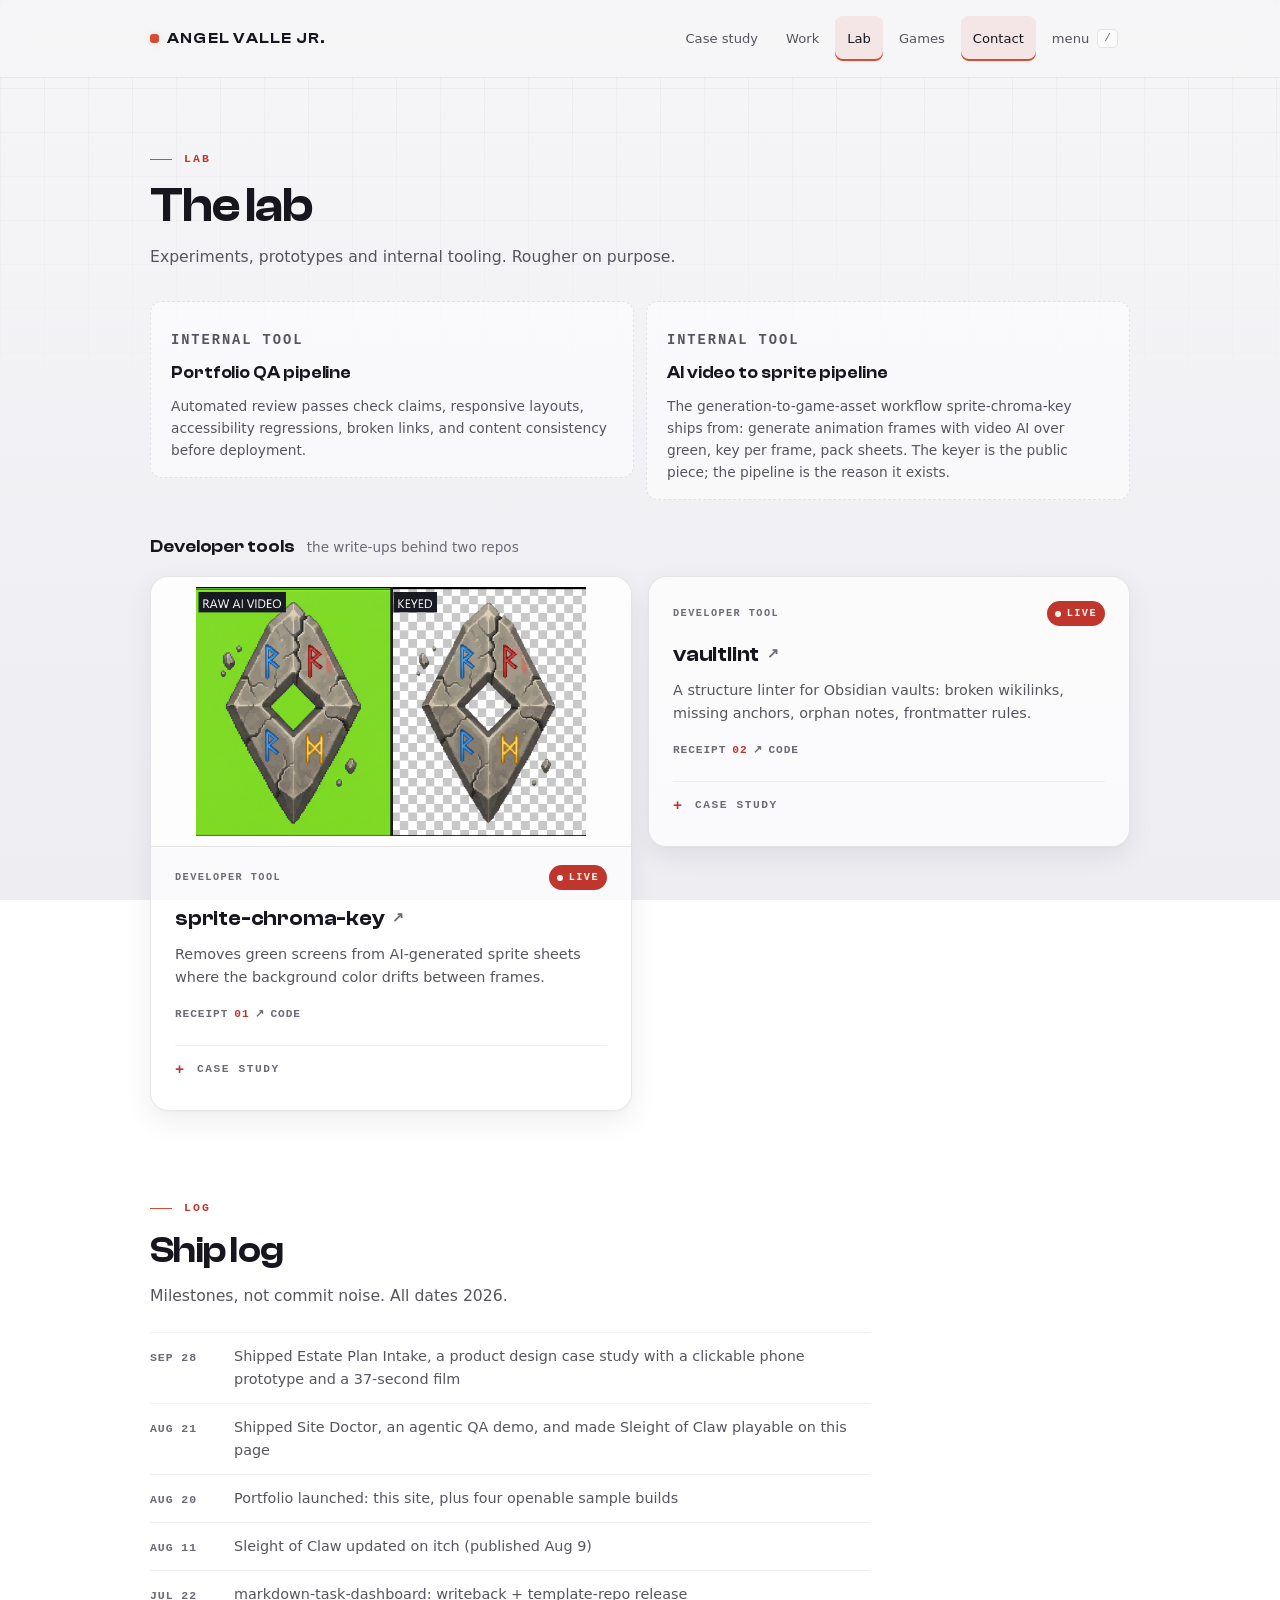
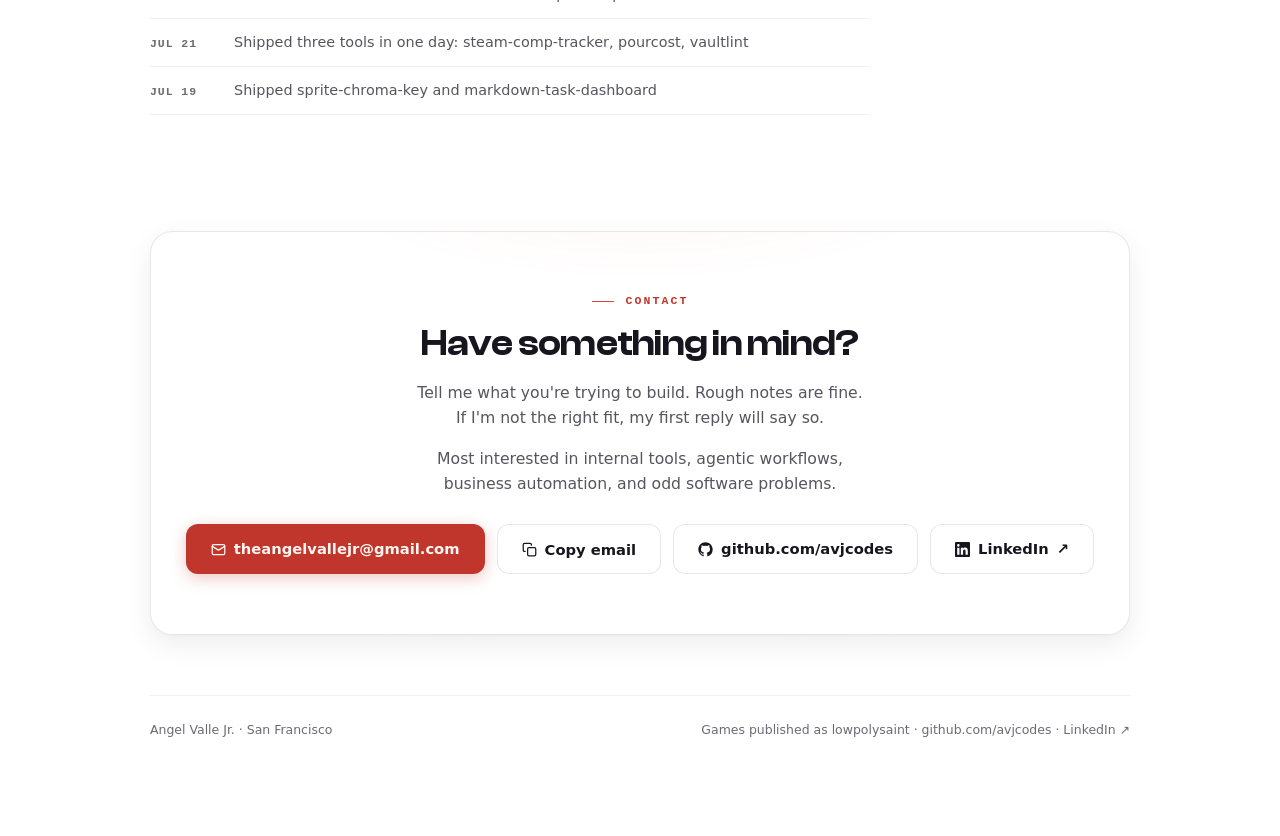
<file: lab.html>
<!DOCTYPE html>
<html lang="en">
<head>
<meta charset="UTF-8">
<meta name="viewport" content="width=device-width, initial-scale=1">
<meta name="description" content="Experiments, internal tooling and the ship log.">
<meta property="og:title" content="Angel Valle Jr. · Apps, tools and games">
<meta property="og:description" content="San Francisco developer. Apps, tools and games. Custom-built, tested and shipped start to finish.">
<meta property="og:url" content="https://avjcodes.github.io/">
<meta property="og:image" content="https://avjcodes.github.io/assets/og-card.png">
<meta property="og:image:alt" content="Angel Valle Jr. I build useful software and weird little games.">
<meta property="og:image:width" content="1200">
<meta property="og:image:height" content="630">
<meta property="og:type" content="website">
<meta name="twitter:card" content="summary_large_image">
<meta name="twitter:title" content="Angel Valle Jr. · Apps, tools and games">
<meta name="twitter:description" content="San Francisco developer. Apps, tools and games. Custom-built, tested and shipped start to finish.">
<meta name="twitter:image" content="https://avjcodes.github.io/assets/og-card.png">
<link rel="icon" href="data:image/svg+xml,%3Csvg xmlns=%27http://www.w3.org/2000/svg%27 viewBox=%270 0 100 100%27%3E%3Crect width=%27100%27 height=%27100%27 rx=%2718%27 fill=%27%230b0b10%27/%3E%3Ctext x=%2750%27 y=%2768%27 font-size=%2752%27 font-weight=%27700%27 font-family=%27sans-serif%27 text-anchor=%27middle%27 fill=%27%23f0704a%27%3EAV%3C/text%3E%3C/svg%3E">
<link rel="canonical" href="https://avjcodes.github.io/">
<meta name="theme-color" content="#f6f6f8" media="(prefers-color-scheme: light)">
<meta name="theme-color" content="#0b0b10" media="(prefers-color-scheme: dark)">
<title>Lab · Angel Valle Jr.</title>
<link rel="preload" href="assets/fonts/ClashDisplay-Semibold.woff2" as="font" type="font/woff2" crossorigin>
<link rel="preload" href="assets/fonts/ClashDisplay-Bold.woff2" as="font" type="font/woff2" crossorigin>
<script>document.documentElement.classList.add('js');</script>
<style>
  /* ================= Fonts ================= */
  @font-face {
    font-family: "Clash Display";
    src: url("assets/fonts/ClashDisplay-Semibold.woff2") format("woff2");
    font-weight: 600;
    font-style: normal;
    font-display: swap;
  }
  @font-face {
    font-family: "Clash Display";
    src: url("assets/fonts/ClashDisplay-Bold.woff2") format("woff2");
    font-weight: 700;
    font-style: normal;
    font-display: swap;
  }

  /* ================= Design tokens ================= */
  :root {
    --bg: #f6f6f8;
    --bg-deep: #ededf2;
    --grid-line: rgba(23, 22, 40, 0.045);
    --surface: rgba(255, 255, 255, 0.72);
    --surface-2: rgba(255, 255, 255, 0.55);
    --hairline: rgba(23, 22, 40, 0.10);
    --hairline-soft: rgba(23, 22, 40, 0.06);
    --ink: #17161f;
    --ink-2: #56555f;
    --ink-3: #6b6a76;
    --accent-600: #c0362c;
    --accent-500: #d84a33;
    --accent-14: rgba(216, 74, 51, 0.14);
    --accent-09: rgba(216, 74, 51, 0.09);
    --accent-ring: rgba(216, 74, 51, 0.45);
    --on-accent: #fff6f2;
    --badge-live-bg: var(--accent-600);
    --badge-live-ink: var(--on-accent);
    --badge-sample-ink: #6b6a76;
    --games-tint: rgba(192, 54, 44, 0.035);
    --overlay: rgba(23, 22, 40, 0.34);
    --palette-bg: #ffffff;
    --shadow-card: 0 1px 2px rgba(20, 18, 43, 0.04), 0 10px 28px rgba(20, 18, 43, 0.07);
    --shadow-card-hover: 0 2px 4px rgba(20, 18, 43, 0.05), 0 22px 56px rgba(20, 18, 43, 0.14);
    --shadow-btn: 0 4px 16px rgba(192, 54, 44, 0.28);
    --shadow-btn-hover: 0 8px 26px rgba(192, 54, 44, 0.36);
    --nav-bg: rgba(246, 246, 248, 0.78);
    --mono: ui-monospace, "Cascadia Mono", Consolas, Menlo, monospace;
    --sans: system-ui, -apple-system, "Segoe UI", Roboto, Helvetica, Arial, sans-serif;
    --display: "Clash Display", system-ui, -apple-system, "Segoe UI", Roboto, Helvetica, Arial, sans-serif;
    --r-lg: 18px;
    color-scheme: light dark;
  }
  @media (prefers-color-scheme: dark) {
    :root {
      --bg: #0b0b10;
      --bg-deep: #07070b;
      --grid-line: rgba(235, 234, 255, 0.035);
      --surface: rgba(240, 239, 255, 0.035);
      --surface-2: rgba(240, 239, 255, 0.025);
      --hairline: rgba(235, 234, 255, 0.11);
      --hairline-soft: rgba(235, 234, 255, 0.06);
      --ink: #ececf1;
      --ink-2: #a7a6b3;
      --ink-3: #8f8e9c;
      --accent-600: #f77f5b;
      --accent-500: #f0704a;
      --accent-14: rgba(240, 112, 74, 0.16);
      --accent-09: rgba(240, 112, 74, 0.10);
      --accent-ring: rgba(247, 127, 91, 0.55);
      --on-accent: #1c0d08;
      --badge-live-bg: var(--accent-600);
      --badge-live-ink: var(--on-accent);
      --badge-sample-ink: #8f8e9c;
      --games-tint: rgba(247, 127, 91, 0.045);
      --overlay: rgba(0, 0, 0, 0.55);
      --palette-bg: #15151c;
      --shadow-card: 0 1px 2px rgba(0, 0, 0, 0.35), 0 12px 32px rgba(0, 0, 0, 0.35);
      --shadow-card-hover: 0 2px 4px rgba(0, 0, 0, 0.4), 0 24px 64px rgba(0, 0, 0, 0.55);
      --shadow-btn: 0 4px 18px rgba(247, 127, 91, 0.25);
      --shadow-btn-hover: 0 8px 26px rgba(247, 127, 91, 0.35);
      --nav-bg: rgba(11, 11, 16, 0.72);
    }
  }

  /* ================= Base ================= */
  * { box-sizing: border-box; margin: 0; padding: 0; }
  html, body { overflow-x: hidden; }
  html { scroll-behavior: smooth; }
  body {
    font-family: var(--sans);
    background: linear-gradient(180deg, var(--bg) 0%, var(--bg-deep) 100%);
    background-attachment: fixed;
    color: var(--ink);
    line-height: 1.6;
    min-height: 100vh;
    -webkit-font-smoothing: antialiased;
  }
  body::before {
    content: "";
    position: fixed;
    inset: 0;
    pointer-events: none;
    background:
      linear-gradient(var(--grid-line) 1px, transparent 1px),
      linear-gradient(90deg, var(--grid-line) 1px, transparent 1px);
    background-size: 44px 44px;
    -webkit-mask-image: linear-gradient(180deg, #000 0%, transparent 46%);
    mask-image: linear-gradient(180deg, #000 0%, transparent 46%);
    z-index: 0;
  }
  ::selection { background: var(--accent-14); }
  a { color: inherit; }
  :focus-visible {
    outline: 2px solid var(--accent-ring);
    outline-offset: 3px;
    border-radius: 6px;
  }
  .wrap {
    position: relative;
    z-index: 1;
    max-width: 1020px;
    margin: 0 auto;
    padding: 0 20px 96px;
  }

  /* ================= Nav ================= */
  nav {
    position: sticky;
    top: 0;
    z-index: 10;
    backdrop-filter: blur(14px);
    -webkit-backdrop-filter: blur(14px);
    background: var(--nav-bg);
    border-bottom: 1px solid var(--hairline-soft);
  }
  .nav-inner {
    max-width: 1020px;
    margin: 0 auto;
    padding: 16px 20px;
    display: flex;
    align-items: center;
    gap: 20px;
  }
  .monogram {
    font-family: var(--display);
    font-weight: 600;
    font-size: 0.95rem;
    letter-spacing: 0.08em;
    text-decoration: none;
    display: inline-flex;
    align-items: center;
    gap: 8px;
    white-space: nowrap;
    padding: 12px 0; margin: -12px 0;
}
  .monogram .short { display: none; }
  .monogram .dot {
    width: 9px; height: 9px;
    border-radius: 3px;
    background: var(--accent-500);
    box-shadow: 0 0 10px var(--accent-14);
  }
  .nav-links { margin-left: auto; display: flex; align-items: center; gap: 4px; }
  .nav-links a {
    text-decoration: none;
    font-size: 0.82rem;
    font-weight: 500;
    color: var(--ink-2);
    padding: 12px 12px;
    border-radius: 8px;
    white-space: nowrap;
    transition: color 0.15s ease, background 0.15s ease;
  }
  .nav-links a:hover { color: var(--ink); background: var(--accent-09); }
  .palette-btn { display: none; }
  .js .palette-btn {
    display: inline-flex;
    align-items: center;
    gap: 8px;
    font-family: var(--sans);
    font-size: 0.82rem;
    font-weight: 500;
    color: var(--ink-2);
    background: none;
    border: 0;
    padding: 12px 12px;
    min-height: 44px;
    border-radius: 8px;
    cursor: pointer;
    white-space: nowrap;
    transition: color 0.15s ease, background 0.15s ease;
  }
  .js .palette-btn:hover { color: var(--ink); background: var(--accent-09); }
  .palette-btn kbd {
    font-family: var(--mono);
    font-size: 0.7rem;
    line-height: 1;
    border: 1px solid var(--hairline);
    border-radius: 5px;
    padding: 3px 6px;
    background: var(--surface-2);
    color: var(--ink-3);
  }

  /* ================= Hero ================= */
  header.hero { padding: clamp(64px, 11vw, 128px) 0 clamp(24px, 4vw, 40px); }
  .kicker {
    font-family: var(--mono);
    font-size: 0.72rem;
    font-weight: 600;
    text-transform: uppercase;
    letter-spacing: 0.18em;
    color: var(--ink-3);
    display: flex;
    align-items: center;
    gap: 12px;
    margin-bottom: 28px;
  }
  .kicker::before {
    content: "";
    width: 22px; height: 1px;
    background: var(--accent-500);
  }
  .hero h1 {
    font-family: var(--display);
    font-size: clamp(2.6rem, 7vw, 4.6rem);
    font-weight: 700;
    letter-spacing: -0.03em;
    line-height: 1.04;
    max-width: 15ch;
  }
  .hero h1 .accent {
    color: var(--accent-600);
  }
  .hero .sub {
    margin-top: 28px;
    font-size: clamp(1rem, 2.4vw, 1.14rem);
    color: var(--ink-2);
    max-width: 52ch;
  }
  .hero .cta { margin-top: 40px; display: flex; flex-wrap: wrap; gap: 12px; }

  .btn {
    display: inline-flex;
    align-items: center;
    gap: 8px;
    text-decoration: none;
    font-size: 0.92rem;
    font-weight: 600;
    padding: 12px 24px;
    border-radius: 12px;
    border: 1px solid transparent;
    transition: transform 0.15s ease, box-shadow 0.15s ease, background 0.15s ease, border-color 0.15s ease;
  }
  .btn-solid {
    background: var(--accent-600);
    color: var(--on-accent);
    box-shadow: var(--shadow-btn);
  }
  .btn-solid:hover { transform: translateY(-2px); box-shadow: var(--shadow-btn-hover); }
  .btn-ghost {
    background: var(--surface);
    border-color: var(--hairline);
    color: var(--ink);
  }
  .btn-ghost:hover { transform: translateY(-2px); border-color: var(--accent-ring); }
  .btn svg { flex: 0 0 auto; }

  /* ================= Now ================= */
  #now { padding-top: 40px; }
  .now-list {
    margin-top: 20px;
    list-style: none;
    display: grid;
    grid-template-columns: repeat(2, 1fr);
    gap: 12px 32px;
    max-width: 760px;
  }
  .now-list li {
    display: flex;
    align-items: baseline;
    gap: 16px;
    font-size: 0.92rem;
    color: var(--ink-2);
    border-top: 1px solid var(--hairline-soft);
    padding-top: 12px;
  }
  .now-label {
    font-family: var(--mono);
    font-size: 0.68rem;
    font-weight: 700;
    letter-spacing: 0.14em;
    text-transform: uppercase;
    color: var(--accent-600);
    flex: 0 0 108px;
  }

  /* ================= Sections ================= */
  section { padding-top: clamp(52px, 8vw, 88px); }
  .eyebrow {
    font-family: var(--mono);
    font-size: 0.72rem;
    font-weight: 600;
    text-transform: uppercase;
    letter-spacing: 0.18em;
    color: var(--accent-600);
    display: flex;
    align-items: center;
    gap: 12px;
  }
  .eyebrow::before { content: ""; width: 22px; height: 1px; background: var(--accent-500); }
  section h2 {
    margin-top: 12px;
    font-family: var(--display);
    font-size: clamp(1.6rem, 3.8vw, 2.3rem);
    font-weight: 600;
    letter-spacing: -0.02em;
    line-height: 1.12;
  }
  .section-note {
    margin-top: 12px;
    color: var(--ink-2);
    font-size: 0.98rem;
    max-width: 60ch;
  }

  /* ================= Capability grid ================= */
  .cap-grid {
    margin-top: 32px;
    display: grid;
    grid-template-columns: repeat(3, 1fr);
    gap: 16px;
  }
  .cap {
    background: var(--surface);
    border: 1px solid var(--hairline);
    border-radius: var(--r-lg);
    padding: 24px 20px 20px;
    box-shadow: var(--shadow-card);
    transition: transform 0.18s ease, border-color 0.18s ease, box-shadow 0.18s ease;
  }
  .cap:hover {
    transform: translateY(-4px);
    border-color: var(--accent-ring);
    box-shadow: var(--shadow-card-hover);
  }
  .cap .icon {
    width: 36px; height: 36px;
    border-radius: 10px;
    display: grid;
    place-items: center;
    background: var(--accent-09);
    color: var(--accent-600);
    margin-bottom: 16px;
  }
  .cap h3 { font-size: 1rem;  letter-spacing: -0.012em;   font-family: var(--display); font-weight: 600;
}
  .cap p { margin-top: 8px; font-size: 0.88rem; color: var(--ink-2); }
  .cap .receipt {
    margin-top: 12px;
    min-height: 44px;
    padding: 12px 16px 12px 0;
    margin-bottom: -12px;
    display: inline-flex;
    align-items: center;
    gap: 8px;
    font-family: var(--mono);
    font-size: 0.74rem;
    font-weight: 600;
    text-decoration: none;
    color: var(--accent-600);
  }
  .cap .receipt::after { content: "\2193"; transition: transform 0.15s ease; }
  .cap .receipt:hover::after { transform: translateY(2px); }

  /* ================= Work cards ================= */
  .tier-head {
    margin-top: 32px;
    display: flex;
    align-items: baseline;
    gap: 12px;
  }
  .tier-head + .work-grid { margin-top: 16px; }
  .tier-title { font-family: var(--display); font-size: 1.1rem; font-weight: 600; letter-spacing: -0.005em; }
  .tier-sub { font-size: 0.85rem; color: var(--ink-3); }
  .work-grid {
    margin-top: 32px;
    display: grid;
    grid-template-columns: repeat(2, 1fr);
    gap: 16px;
    align-items: start;
  }
  .card {
    position: relative;
    display: block;
    text-decoration: none;
    background: var(--surface);
    border: 1px solid var(--hairline);
    border-radius: var(--r-lg);
    padding: 24px 24px 20px;
    box-shadow: var(--shadow-card);
    transition: transform 0.18s ease, border-color 0.18s ease, box-shadow 0.18s ease;
  }
  .card:hover {
    border-color: var(--accent-ring);
    box-shadow: var(--shadow-card-hover);
  }
  .card-top {
    display: flex;
    align-items: center;
    justify-content: space-between;
    gap: 12px;
    margin-bottom: 12px;
  }
  .badge {
    font-family: var(--mono);
    font-size: 0.64rem;
    font-weight: 700;
    letter-spacing: 0.14em;
    text-transform: uppercase;
    padding: 4px 8px;
    border-radius: 999px;
  }
  .badge-sample {
    color: var(--badge-sample-ink);
    border: 1px dashed var(--hairline);
    background: var(--surface-2);
  }
  .ptype {
    font-family: var(--mono);
    font-size: 0.64rem;
    font-weight: 600;
    letter-spacing: 0.14em;
    text-transform: uppercase;
    color: var(--ink-3);
  }
  .badge-live {
    color: var(--badge-live-ink);
    background: var(--badge-live-bg);
    display: inline-flex;
    align-items: center;
    gap: 6px;
  }
  .badge-live::before {
    content: "";
    width: 6px; height: 6px;
    border-radius: 50%;
    background: currentColor;
    animation: pulse 2.4s ease-in-out infinite;
  }
  @keyframes pulse { 0%, 100% { opacity: 1; } 50% { opacity: 0.35; } }
  .card h3 {
    font-family: var(--display);
    font-size: 1.3rem;
    font-weight: 600;
    letter-spacing: -0.01em;
  }
  .card h3 a {
    text-decoration: none;
    display: inline-flex;
    align-items: center;
    gap: 8px;
    color: inherit;
    transition: color 0.15s ease;
  }
  .card h3 a:hover, .card h3 a:focus-visible { color: var(--accent-600); }
  .card h3 .arrow {
    font-family: var(--mono);
    font-size: 0.9rem;
    color: var(--ink-3);
    transition: transform 0.15s ease, color 0.15s ease;
  }
  .card h3 a:hover .arrow, .card h3 a:focus-visible .arrow { transform: translate(3px, -3px); color: var(--accent-600); }
  .card > p, .card .overview { margin-top: 8px; font-size: 0.9rem; color: var(--ink-2); }
  section, #live, .card[id], .lab-item[id] { scroll-margin-top: 88px; }

  /* ================= Receipts ================= */
  .rcpt-row { margin-top: 4px; display: flex; flex-wrap: wrap; gap: 0 20px; }
  .rcpt {
    display: inline-flex;
    align-items: center;
    min-height: 44px;
    padding: 12px 0;
    margin-bottom: -8px;
    font-family: var(--mono);
    font-variant-numeric: tabular-nums;
    font-size: 0.7rem;
    font-weight: 600;
    letter-spacing: 0.08em;
    text-decoration: none;
    color: var(--ink-3);
    transition: color 0.15s ease;
  }
  .rcpt:hover { color: var(--accent-600); }
  .rcpt .rno { color: var(--accent-600); padding: 0 5px 0 6px; }
  .rcpt .rdir { padding-right: 6px; }

  /* ================= More tools (compact rows) ================= */
  .tool-list {
    margin-top: 16px;
    list-style: none;
    max-width: 760px;
  }
  .tool-list li {
    display: flex;
    align-items: baseline;
    gap: 16px;
    padding: 12px 0;
    border-top: 1px solid var(--hairline-soft);
    font-size: 0.88rem;
    color: var(--ink-2);
  }
  .tool-list li:last-child { border-bottom: 1px solid var(--hairline-soft); }
  .tool-name {
    font-family: var(--mono);
    font-size: 0.78rem;
    font-weight: 600;
    color: var(--ink);
    flex: 0 0 210px;
  }
  .tool-list .rcpt { margin: -12px 0 -12px auto; }
  .tool-name a { color: inherit; text-decoration: none; transition: color 0.15s ease; display:inline-block; padding: 12px 0; margin: -12px 0; }
  .tool-name a:hover, .tool-name a:focus-visible { color: var(--accent-600); }

  /* ================= Case-study disclosure ================= */
  .case-details { margin-top: 16px; border-top: 1px solid var(--hairline-soft); }
  .case-details summary {
    list-style: none;
    cursor: pointer;
    min-height: 44px;
    display: flex;
    align-items: center;
    gap: 8px;
    font-family: var(--mono);
    font-size: 0.7rem;
    font-weight: 700;
    letter-spacing: 0.14em;
    text-transform: uppercase;
    color: var(--ink-3);
    padding: 12px 0 8px;
    transition: color 0.15s ease;
  }
  .case-details summary::-webkit-details-marker { display: none; }
  .case-details summary::before {
    content: "+";
    font-family: var(--mono);
    font-size: 0.95rem;
    line-height: 1;
    color: var(--accent-600);
    width: 14px;
    flex: 0 0 auto;
  }
  .case-details[open] summary::before { content: "\2212"; }
  .case-details summary:hover { color: var(--accent-600); }
  .case-body { padding: 4px 0 12px; display: grid; gap: 12px; }
  .blk { font-size: 0.88rem; color: var(--ink-2); }
  .blk-label {
    display: block;
    font-family: var(--mono);
    font-size: 0.64rem;
    font-weight: 700;
    letter-spacing: 0.14em;
    text-transform: uppercase;
    color: var(--accent-600);
    margin-bottom: 4px;
  }
  .case-body code {
    font-family: var(--mono);
    font-size: 0.84em;
    background: var(--accent-09);
    border-radius: 5px;
    padding: 1px 5px;
  }
  .case-shot { margin: 0; }
  .case-shot img {
    width: 100%;
    max-width: 100%;
    height: auto;
    display: block;
    border: 1px solid var(--hairline);
    border-radius: 10px;
  }
  .case-shot figcaption {
    font-family: var(--mono);
    font-size: 0.64rem;
    letter-spacing: 0.06em;
    color: var(--ink-3);
    margin-top: 6px;
  }
  .ba-figure { margin: 2px 0 4px; }
  .ba-figure img {
    display: block;
    width: 100%;
    max-width: 100%;
    height: auto;
    border: 1px solid var(--hairline);
    border-radius: 10px;
    background: var(--bg-deep);
  }
  .ba-figure img + img { margin-top: 8px; }
  .ba-figure figcaption {
    margin-top: 8px;
    font-family: var(--mono);
    font-size: 0.66rem;
    letter-spacing: 0.04em;
    color: var(--ink-3);
  }

  /* ================= Lab ================= */
  .lab-grid {
    margin-top: 32px;
    display: grid;
    grid-template-columns: repeat(2, 1fr);
    gap: 12px;
    align-items: start;
  }
  .lab-item {
    background: var(--surface-2);
    border: 1px dashed var(--hairline);
    border-radius: 12px;
    padding: 20px 20px 16px;
  }
  .lab-tag {
    font-family: var(--mono);
    font-size: 0.64rem;
    font-weight: 700;
    letter-spacing: 0.14em;
    text-transform: uppercase;
    color: var(--badge-sample-ink);
  }
  .lab-item h3 {
    margin-top: 8px;
    font-family: var(--display);
    font-size: 1.05rem;
    font-weight: 600;
    letter-spacing: -0.005em;
  }
  .lab-item h3 a { color: inherit; text-decoration: none; transition: color 0.15s ease; display:inline-block; padding: 6px 0; margin: -6px 0; }
  .lab-item h3 a:hover, .lab-item h3 a:focus-visible { color: var(--accent-600); }
  .lab-item p { margin-top: 8px; font-size: 0.86rem; color: var(--ink-2); }

  /* ================= Games ================= */
  #games {
    position: relative;
    padding-bottom: clamp(48px, 7vw, 72px);
  }
  #games::before {
    content: "";
    position: absolute;
    inset: 0 calc(50% - 50vw);
    background: var(--games-tint);
    border-top: 1px solid var(--hairline-soft);
    border-bottom: 1px solid var(--hairline-soft);
    pointer-events: none;
    z-index: -1;
  }
  .games-head {
    display: flex;
    align-items: center;
    justify-content: space-between;
    gap: 16px;
    flex-wrap: wrap;
  }
  .wordmark {
    font-family: var(--display);
    font-weight: 600;
    font-size: 0.78rem;
    letter-spacing: 0.22em;
    text-transform: uppercase;
    color: var(--ink-3);
    display: inline-flex;
    align-items: center;
    gap: 8px;
    white-space: nowrap;
  }
  .wordmark .dot {
    width: 8px; height: 8px;
    border-radius: 2px;
    background: var(--accent-500);
  }
  .game-grid {
    margin-top: 32px;
    display: grid;
    grid-template-columns: repeat(2, 1fr);
    gap: 16px;
    align-items: start;
  }
  .game {
    background: var(--surface);
    border: 1px solid var(--hairline);
    border-radius: var(--r-lg);
    overflow: hidden;
    box-shadow: var(--shadow-card);
    transition: transform 0.18s ease, border-color 0.18s ease, box-shadow 0.18s ease;
  }
  .game:hover {
    border-color: var(--accent-ring);
    box-shadow: var(--shadow-card-hover);
  }
  .game .shot {
    aspect-ratio: 16 / 10;
    overflow: hidden;
    border-bottom: 1px solid var(--hairline-soft);
    background: var(--bg-deep);
  }
  .game .shot img {
    width: 100%;
    height: 100%;
    object-fit: cover;
    display: block;
    transition: transform 0.35s ease;
  }
  .game:hover .shot img { transform: scale(1.035); }
  .game .body { padding: 20px 20px 20px; }
  .game h3 { font-family: var(--display); font-size: 1.24rem; font-weight: 600; letter-spacing: -0.01em; transition: color 0.15s ease; }
  .game h3 a { color: inherit; text-decoration: none; transition: color 0.15s ease; }
  .game h3 a:hover, .game h3 a:focus-visible { color: var(--accent-600); }
  .game .status {
    margin-top: 4px;
    font-family: var(--mono);
    font-size: 0.7rem;
    font-weight: 600;
    text-transform: uppercase;
    letter-spacing: 0.12em;
    color: var(--accent-600);
  }
  .game p { margin-top: 8px; font-size: 0.88rem; color: var(--ink-2); }
  .game .studio {
    margin-top: 12px;
    font-family: var(--mono);
    font-size: 0.7rem;
    color: var(--ink-3);
  }
  .game .name-row {
    display: flex;
    align-items: center;
    justify-content: space-between;
    gap: 12px;
  }
  .play-btn {
    margin-top: 16px;
    display: inline-flex;
    align-items: center;
    gap: 8px;
    text-decoration: none;
    font-size: 0.84rem;
    font-weight: 700;
    padding: 12px 20px;
    border-radius: 10px;
    background: var(--accent-600);
    color: var(--on-accent);
    box-shadow: var(--shadow-btn);
    transition: transform 0.15s ease, box-shadow 0.15s ease;
  }
  .play-btn:hover { transform: translateY(-2px); box-shadow: var(--shadow-btn-hover); }
  @media (prefers-reduced-motion: reduce) {
    .play-btn { transition: none; }
    .play-btn:hover { transform: none; }
  }

  /* Dominant game card */
  .game-hero {
    grid-column: 1 / -1;
    display: grid;
    grid-template-columns: 1.2fr 1fr;
  }
  .game-hero .shot {
    aspect-ratio: auto;
    height: 100%;
    min-height: 300px;
    border-bottom: 0;
    border-right: 1px solid var(--hairline-soft);
  }
  .game-hero .shot { position: relative; }
  .embed-play {
    position: absolute; inset: auto auto 16px 16px;
    display: inline-flex; align-items: center; gap: 8px;
    min-height: 48px; padding: 12px 20px;
    background: var(--accent-600); color: var(--on-accent);
    border: 0; border-radius: 10px; cursor: pointer;
    font: 700 0.95rem var(--display), sans-serif; letter-spacing: 0.01em;
    box-shadow: var(--shadow-btn);
    transition: transform 0.15s ease, box-shadow 0.15s ease;
  }
  .embed-play:hover { transform: translateY(-2px); box-shadow: var(--shadow-btn-hover); }
  .embed-play:focus-visible { outline: 2px solid var(--accent-500); outline-offset: 3px; }
  .game-hero.playing { grid-template-columns: 1fr; }
  .game-hero.playing .shot { max-height: none; }
  .embed-scale { position: relative; width: 100%; aspect-ratio: 16 / 9; overflow: hidden; background: #000; }
  .embed-scale iframe { position: absolute; top: 0; left: 0; width: 1280px; height: 720px; border: 0; transform-origin: top left; }
  @media (prefers-reduced-motion: reduce) { .embed-play { transition: none; } .embed-play:hover { transform: none; } }
  .game-hero .body { padding: 28px; align-self: center; }
  .game-hero h3 { font-size: 1.7rem; }
  .game-hero .name-row { flex-wrap: wrap; }
  /* Secondary game cards */
  .game-sub { background: var(--surface-2); }
  .game-sub .shot { aspect-ratio: 16 / 9; }
  .game-sub h3 { font-size: 1.05rem; }
  .game-sub p { margin-top: 6px; font-size: 0.84rem; }

  /* ================= Ship log ================= */
  .shiplog {
    margin-top: 24px;
    list-style: none;
    max-width: 720px;
  }
  .shiplog li {
    display: flex;
    align-items: baseline;
    gap: 20px;
    padding: 12px 0;
    border-top: 1px solid var(--hairline-soft);
    font-size: 0.9rem;
    color: var(--ink-2);
  }
  .shiplog li:last-child { border-bottom: 1px solid var(--hairline-soft); }
  .log-date {
    font-family: var(--mono);
    font-variant-numeric: tabular-nums;
    font-size: 0.72rem;
    font-weight: 600;
    letter-spacing: 0.08em;
    color: var(--ink-3);
    flex: 0 0 64px;
    white-space: nowrap;
  }

  /* ================= About / Contact ================= */
  .about-card {
    margin-top: 28px;
    background: var(--surface);
    border: 1px solid var(--hairline);
    border-radius: var(--r-lg);
    padding: 28px 28px;
    box-shadow: var(--shadow-card);
    max-width: 640px;
  }
  .about-card p { color: var(--ink-2); font-size: 0.98rem; }

  .contact-card {
    margin-top: 28px;
    text-align: center;
    background:
      radial-gradient(560px 240px at 50% -30%, var(--accent-09) 0%, transparent 70%),
      var(--surface);
    border: 1px solid var(--hairline);
    border-radius: 22px;
    padding: clamp(36px, 6vw, 60px) 24px;
    box-shadow: var(--shadow-card);
  }
  .contact-card h2 { margin-top: 0; }
  .contact-card .line {
    margin: 16px auto 0;
    color: var(--ink-2);
    max-width: 46ch;
    font-size: 0.98rem;
  }
  .contact-card .cta { margin-top: 28px; display: flex; justify-content: center; flex-wrap: wrap; gap: 12px; }
  button.btn { cursor: pointer; font-family: var(--sans); }
  .copy-btn { display: none; }
  .js .copy-btn { display: inline-flex; }
  .visually-hidden {
    position: absolute;
    width: 1px; height: 1px;
    padding: 0; margin: -1px;
    overflow: hidden;
    clip: rect(0 0 0 0);
    white-space: nowrap;
    border: 0;
  }

  footer {
    margin-top: 60px;
    padding-top: 24px;
    border-top: 1px solid var(--hairline-soft);
    display: flex;
    flex-wrap: wrap;
    gap: 8px 20px;
    justify-content: space-between;
    font-size: 0.78rem;
    color: var(--ink-3);
  }
  footer a { color: var(--ink-3); text-decoration: none; display:inline-block; padding: 12px 2px; margin: -12px -2px; }
  footer a:hover { color: var(--accent-600); }

  /* ================= Command palette ================= */
  .palette-backdrop {
    position: fixed;
    inset: 0;
    z-index: 60;
    background: var(--overlay);
    display: flex;
    align-items: flex-start;
    justify-content: center;
    padding: 96px 20px 20px;
  }
  .palette-backdrop[hidden] { display: none; }
  .palette-panel {
    width: 100%;
    max-width: 440px;
    background: var(--palette-bg);
    border: 1px solid var(--hairline);
    border-radius: var(--r-lg);
    box-shadow: var(--shadow-card-hover);
    padding: 8px;
  }
  .palette-title {
    font-family: var(--mono);
    font-size: 0.66rem;
    font-weight: 700;
    letter-spacing: 0.14em;
    text-transform: uppercase;
    color: var(--ink-3);
    padding: 12px 16px 8px;
  }
  .palette-list { list-style: none; }
  .palette-item {
    display: flex;
    align-items: center;
    justify-content: space-between;
    gap: 16px;
    min-height: 48px;
    padding: 12px 16px;
    border-radius: 10px;
    text-decoration: none;
    font-size: 0.92rem;
    font-weight: 600;
    color: var(--ink);
    transition: background 0.15s ease;
  }
  .palette-item:hover,
  .palette-item:focus-visible { background: var(--accent-09); }
  .palette-item .dest {
    font-family: var(--mono);
    font-size: 0.68rem;
    font-weight: 500;
    color: var(--ink-3);
    white-space: nowrap;
  }
  .palette-foot {
    font-family: var(--mono);
    font-size: 0.64rem;
    color: var(--ink-3);
    padding: 8px 16px 8px;
    border-top: 1px solid var(--hairline-soft);
    margin-top: 4px;
  }

  /* ================= Reveal / motion ================= */
  .js .reveal {
    opacity: 0;
    transform: translateY(14px);
    transition: opacity 0.55s ease, transform 0.55s ease;
    transition-delay: calc(var(--d, 0) * 70ms);
  }
  .js .reveal.in { opacity: 1; transform: none; }
  @media (prefers-reduced-motion: reduce) {
    html { scroll-behavior: auto; }
    .js .reveal { opacity: 1; transform: none; transition: none; }
    .cap, .card, .game, .btn, .game .shot img,
    .rcpt, .case-details summary, .palette-item, .palette-btn { transition: none; }
    .cap:hover, .card:hover, .game:hover, .btn:hover { transform: none; }
    .game:hover .shot img { transform: none; }
    .badge-live::before { animation: none; }
    .card h3 .arrow, .cap .receipt::after, .card h3 a, .lab-item h3, .lab-item h3 a, .game h3, .game h3 a, .tool-name { transition: none; }
    .card h3 a:hover .arrow { transform: none; }
    .cap .receipt:hover::after { transform: none; }
  }

  /* ================= Responsive ================= */
  @media (max-width: 860px) {
    .cap-grid { grid-template-columns: repeat(2, 1fr); }
    .game-grid { grid-template-columns: 1fr; }
    .game-hero { grid-template-columns: 1fr; }
    .game-hero .shot {
      aspect-ratio: 16 / 10;
      height: auto;
      min-height: 0;
      border-right: 0;
      border-bottom: 1px solid var(--hairline-soft);
    }
    .game-hero .body { padding: 20px; }
    .game-hero h3 { font-size: 1.4rem; }
  }
  @media (max-width: 620px) {
    .cap-grid, .work-grid, .lab-grid, .now-list { grid-template-columns: 1fr; }
    .tool-list li { flex-wrap: wrap; row-gap: 4px; }
    .tool-name { flex: 1 1 auto; }
    .tool-desc { flex: 1 1 100%; order: 3; }
    .nav-links a { padding: 12px 8px; }
    .palette-btn .pb-txt { display: none; }
    .js .palette-btn { padding: 12px 8px; }
    .monogram .full { display: none; }
    .monogram .short { display: inline; }
    .tier-head { flex-direction: column; gap: 4px; }
  }

  /* Hero field: procedural three.js piece, lazy-loaded after first paint */
  .hero{display:grid;grid-template-columns:minmax(0,1fr) minmax(280px,42%);gap:24px;align-items:center;min-height:0}
  .hero>*{grid-column:1}
  .hero-field{grid-column:2;grid-row:1/span 4;align-self:center;height:clamp(320px,42vw,460px);position:relative}
  .hero-field canvas{position:absolute;inset:0;width:100%;height:100%;display:block;cursor:pointer}
  .hero-field .note{position:absolute;right:0;bottom:-4px;font:500 11px/1 var(--mono, ui-monospace, monospace);letter-spacing:.08em;text-transform:uppercase;color:var(--ink-3)}
  .hero-field .note a{color:var(--accent-600);text-decoration:none;display:inline-block;padding:14px 0;margin:-14px 0}
  @media (max-width:820px){.hero{grid-template-columns:1fr}.hero-field{grid-column:1;grid-row:auto;min-height:260px}}

  /* Card thumbnails: real captures of each demo, edge to edge at the top of the card */
  .lab-item .card-thumb { margin:-20px -20px 16px; }
  .card-thumb { display:block; margin:-24px -24px 18px; border-radius: var(--r-lg) var(--r-lg) 0 0; overflow:hidden; border-bottom:1px solid var(--hairline); background: var(--surface-2); aspect-ratio: 16 / 9; position:relative; }
  .card-thumb img, .card-thumb video { width:100%; height:100%; object-fit:cover; object-position: top center; display:block; transition: transform .35s ease; }
  .card-thumb.contain img { object-fit:contain; padding:10px; }
  .card:hover .card-thumb img, .card:hover .card-thumb video { transform: scale(1.015); }
  @media (prefers-reduced-motion: reduce) { .card-thumb img, .card-thumb video { transition:none; } .card:hover .card-thumb img, .card:hover .card-thumb video { transform:none; } }

  /* ================= Featured case study (Estate Plan Intake) =================
     Carries the case study's own "After Bedtime" palette as a window into it.
     Colors are explicit so it paints the same in light and dark mode. */
  .feature{--f-night:#121B25;--f-lamp:#F0C27A;--f-milk:#F3EDE2;--f-slate:#A3ACB4;
    position:relative;margin:clamp(20px,3vw,32px) 0 0;padding:clamp(24px,3.4vw,44px);
    display:grid;grid-template-columns:minmax(0,5.5fr) minmax(0,6.5fr);align-items:center;gap:clamp(12px,2vw,28px);
    background:var(--f-night);color:var(--f-milk);border:1px solid rgba(240,194,122,.22);border-radius:22px;
    box-shadow:0 30px 70px -40px rgba(18,27,37,.55);overflow:hidden}
  .feature-kicker{font:600 .72rem/1.2 var(--mono);letter-spacing:.18em;text-transform:uppercase;color:var(--f-lamp);display:flex;align-items:center;gap:12px}
  .feature-kicker::before{content:"";width:28px;height:1px;background:var(--f-lamp);flex:none}
  .feature h2{margin-top:18px;font-family:var(--display);font-weight:600;font-size:clamp(2rem,4.2vw,3rem);letter-spacing:-.02em;line-height:1.05;color:var(--f-milk)}
  .feature-lead{margin-top:14px;font-size:1.08rem;line-height:1.5;color:var(--f-milk);max-width:40ch}
  .feature-desc{margin-top:12px;font-size:.95rem;line-height:1.6;color:var(--f-slate);max-width:46ch}
  .feature-cta{display:flex;flex-wrap:wrap;gap:10px;margin-top:24px}
  .fbtn{display:inline-flex;align-items:center;gap:8px;min-height:46px;padding:12px 20px;border-radius:12px;font-weight:600;font-size:.92rem;text-decoration:none;transition:transform .15s ease,background-color .15s ease,border-color .15s ease}
  .fbtn-solid{background:var(--f-lamp);color:#121B25}
  .fbtn-solid:hover{transform:translateY(-1px);background:#F5CF92}
  .fbtn-ghost{color:var(--f-milk);padding-left:8px;padding-right:8px;border-bottom:1px solid transparent;border-radius:0}
  .fbtn-ghost:hover{border-bottom-color:var(--f-lamp)}
  .fdur{font:500 .78rem/1 var(--mono);color:var(--f-slate);font-variant-numeric:tabular-nums}
  .feature a:focus-visible{outline:2px solid var(--f-lamp);outline-offset:3px}
  .feature-media{display:block}
  .feature-film{display:block;border-radius:14px;overflow:hidden;border:1px solid rgba(240,194,122,.28);background:#0b1016;box-shadow:0 30px 70px -40px rgba(0,0,0,.8);aspect-ratio:16/9}
  .feature-film video{display:block;width:100%;height:100%;object-fit:cover}
  .feature{scroll-margin-top:88px}
  @media (max-width:820px){.feature{grid-template-columns:1fr}.feature-media{order:-1;margin:0 0 4px}}
  @media (prefers-reduced-motion:reduce){.fbtn{transition:none}.fbtn-solid:hover{transform:none}}

  /* ================= Hero reel ================= */
  .reel{grid-column:2;grid-row:1/span 4;align-self:center;margin:0}
  .reel-box{position:relative;border-radius:16px;overflow:hidden;background:#17161f;border:1px solid var(--hairline);box-shadow:var(--shadow-card-hover);aspect-ratio:16/9}
  .reel-box video{display:block;width:100%;height:100%;object-fit:cover}
  .reel-play{position:absolute;left:50%;top:50%;width:78px;height:78px;margin:-39px 0 0 -39px;border-radius:50%;border:0;cursor:pointer;display:grid;place-items:center;
    background:var(--accent-600);color:var(--on-accent);box-shadow:0 10px 30px rgba(192,54,44,.45);transition:transform .15s ease,box-shadow .15s ease}
  .reel-play svg{margin-left:4px}
  .reel-play:hover{transform:scale(1.06);box-shadow:0 14px 38px rgba(192,54,44,.55)}
  .reel-play:focus-visible{outline:3px solid var(--accent-ring);outline-offset:4px}
  .reel.playing .reel-play{opacity:0;pointer-events:none}
  .reel-cap{display:flex;justify-content:space-between;gap:12px;margin-top:12px;font:500 11.5px/1.2 var(--mono);letter-spacing:.1em;text-transform:uppercase;color:var(--ink-3)}
  .reel-dur{font-variant-numeric:tabular-nums;color:var(--accent-600)}
  @media (max-width:820px){.reel{grid-column:1;grid-row:auto;margin:6px 0 4px}.hero .kicker{order:1}.hero h1{order:2}.hero .reel{order:3}.hero .sub{order:4}.hero .cta{order:5}}
  @media (max-width:520px){.nav-cs{display:none}}

  /* ================= Nav: where you are ================= */
  .nav-links a[aria-current="true"]{color:var(--ink);background:var(--accent-09);box-shadow:inset 0 -2px 0 var(--accent-500)}



  /* ================= Page transitions (cross-document View Transitions) =================
     Pages fade and settle into each other; the nav stays put; a clicked project card grows into its page. */
  @view-transition { navigation: auto; }
  nav { view-transition-name: site-nav; }
  ::view-transition-old(root) { animation: vt-out .26s cubic-bezier(.4,0,1,1) both; }
  ::view-transition-new(root) { animation: vt-in .46s cubic-bezier(.2,.8,.2,1) both; }
  ::view-transition-group(card-open) { animation-duration: .5s; animation-timing-function: cubic-bezier(.2,.8,.2,1); }
  @keyframes vt-out { to { opacity: 0; transform: translateY(-10px); } }
  @keyframes vt-in { from { opacity: 0; transform: translateY(14px); } }
  @media (prefers-reduced-motion: reduce) { ::view-transition-group(*), ::view-transition-old(*), ::view-transition-new(*) { animation: none !important; } }
  .sub-h1 { margin-top: 12px; font-family: var(--display); font-size: clamp(2rem, 5vw, 3rem); font-weight: 600; letter-spacing: -.02em; line-height: 1.08; }
  .subpage { padding-top: clamp(40px, 7vw, 72px); }
  .nav-links a[aria-current="page"] { color: var(--ink); background: var(--accent-09); box-shadow: inset 0 -2px 0 var(--accent-500); }
</style>
</head>
<body>

<nav aria-label="Page">
  <div class="nav-inner">
    <a class="monogram" href="index.html"><span class="dot" aria-hidden="true"></span><span class="full">ANGEL VALLE JR.</span><span class="short">AVJ</span></a>
    <div class="nav-links">
      <a href="index.html#estate" class="nav-cs">Case study</a>
      <a href="index.html#work">Work</a>
      <a href="lab.html" aria-current="page">Lab</a>
      <a href="games.html">Games</a>
      <a href="#contact">Contact</a>
      <button type="button" id="palette-open" class="palette-btn" aria-haspopup="dialog" aria-label="Open quick menu">
        <span class="pb-txt">menu</span><kbd aria-hidden="true">/</kbd>
      </button>
    </div>
  </div>
</nav>

<div class="wrap" id="top">


  <!-- ============ LAB ============ -->
  <section id="lab" class="subpage">
    <p class="eyebrow reveal">Lab</p>
    <h1 class="sub-h1 reveal" style="--d:1">The lab</h1>
    <p class="section-note reveal" style="--d:2">Experiments, prototypes and internal tooling. Rougher on purpose.</p>
    <div class="lab-grid">
      <article class="lab-item reveal" style="--d:2">
        <p class="lab-tag">Internal tool</p>
        <h3>Portfolio QA pipeline</h3>
        <p>Automated review passes check claims, responsive layouts, accessibility regressions, broken links, and content consistency before deployment.</p>
      </article>

      <article class="lab-item reveal" style="--d:3">
        <p class="lab-tag">Internal tool</p>
        <h3>AI video to sprite pipeline</h3>
        <p>The generation-to-game-asset workflow sprite-chroma-key ships from: generate animation frames with video AI over green, key per frame, pack sheets. The keyer is the public piece; the pipeline is the reason it exists.</p>
      </article>
    </div>

    <div class="tier-head reveal">
      <span class="tier-title">Developer tools</span>
      <span class="tier-sub">the write-ups behind two repos</span>
    </div>
    <div class="work-grid">
      <article class="card reveal" style="--d:6">
        <a class="card-thumb contain" href="https://github.com/avjcodes/sprite-chroma-key" target="_blank" rel="noopener" tabindex="-1" aria-hidden="true"><img loading="lazy" src="assets/sprite-raw-vs-keyed.png" alt="Raw green-screen sprite frame beside the keyed result" width="630" height="402"></a>
        <div class="card-top"><span class="ptype">Developer tool</span><span class="badge badge-live">Live</span></div>
        <h3><a href="https://github.com/avjcodes/sprite-chroma-key" target="_blank" rel="noopener">sprite-chroma-key <span class="arrow" aria-hidden="true">&#8599;</span></a></h3>
        <p class="overview">Removes green screens from AI-generated sprite sheets where the background color drifts between frames.</p>
        <div class="rcpt-row"><a class="rcpt" href="https://github.com/avjcodes/sprite-chroma-key" target="_blank" rel="noopener">RECEIPT<span class="rno">01</span><span class="rdir" aria-hidden="true">&#8599;</span>CODE</a></div>
        <details class="case-details">
          <summary>Case study</summary>
          <div class="case-body">
            <p class="blk"><span class="blk-label">The problem</span>My sprite pipeline generates animation frames with video AI. The green background is never quite the same green twice. Normal chroma keying assumes one color: it either left green fringes or ate the sprite's edges.</p>
            <p class="blk"><span class="blk-label">Why I built it</span>I needed clean sprites for my own games and got tired of hand-fixing edges frame by frame.</p>
            <p class="blk"><span class="blk-label">The build</span>Samples the border pixels of each frame independently, takes the circular mean of the saturated hues to find that frame's actual background color, removes pixels near that hue, despills the green rim glow, then erodes the alpha edge.</p>
            <figure class="ba-figure">
              <img src="assets/sprite-raw-vs-keyed.png" alt="Real tool output: a raw AI-generated sprite frame on a green background beside the same frame after keying, background removed cleanly" loading="lazy" width="630" height="402">
              <img src="assets/sprite-edge-detail.png" alt="Edge close-up: a fixed-color key leaves green fringe and dropout holes along the sprite's outline; the measured key from this tool cuts a clean edge" loading="lazy" width="1328" height="660">
              <figcaption>Real output, from the tool's listing images: raw frame vs keyed, and the edge detail a fixed-color key gets wrong.</figcaption>
            </figure>
            <p class="blk"><span class="blk-label">What didn't work</span>Keying against a fixed green value. The generated frames varied enough in hue that edge cleanup was inconsistent across a single sheet. Per-frame sampling replaced it.</p>
            <p class="blk"><span class="blk-label">Technical decisions</span>Tests run on synthetic frames instead of image fixtures, so the repo stays small and the tests stay deterministic.</p>
            <p class="blk"><span class="blk-label">Built with</span>Python, NumPy, Pillow. MIT.</p>
          </div>
        </details>
      </article>

      <article class="card reveal" style="--d:7">
        <div class="card-top"><span class="ptype">Developer tool</span><span class="badge badge-live">Live</span></div>
        <h3><a href="https://github.com/avjcodes/vaultlint" target="_blank" rel="noopener">vaultlint <span class="arrow" aria-hidden="true">&#8599;</span></a></h3>
        <p class="overview">A structure linter for Obsidian vaults: broken wikilinks, missing anchors, orphan notes, frontmatter rules.</p>
        <div class="rcpt-row"><a class="rcpt" href="https://github.com/avjcodes/vaultlint" target="_blank" rel="noopener">RECEIPT<span class="rno">02</span><span class="rdir" aria-hidden="true">&#8599;</span>CODE</a></div>
        <details class="case-details">
          <summary>Case study</summary>
          <div class="case-body">
            <p class="blk"><span class="blk-label">The problem</span>My second brain is a few hundred markdown notes. Links rot quietly: a renamed note, a deleted heading, an alias that stopped matching. Obsidian shows you one broken link when you trip over it. I wanted all of them in one pass.</p>
            <p class="blk"><span class="blk-label">The build</span>Implements Obsidian's actual link-resolution rules (full path, path suffix, basename, aliases, case-insensitive, heading and block anchors), then lints every note. Exit codes and a <code>--json</code> mode so it runs in CI.</p>
            <p class="blk"><span class="blk-label">Technical decisions</span>Code fences, inline code, and comments are masked before link scanning, so example links in documentation don't count as real ones. That one choice removed most false positives.</p>
            <p class="blk"><span class="blk-label">Built with</span>TypeScript on Node's native type stripping. No dependencies, no build step. MIT.</p>
          </div>
        </details>
      </article>
    </div>
  </section>

  <!-- ============ SHIP LOG ============ -->
  <section id="shiplog">
    <p class="eyebrow reveal">Log</p>
    <h2 class="reveal" style="--d:1">Ship log</h2>
    <p class="section-note reveal" style="--d:2">Milestones, not commit noise. All dates 2026.</p>
    <ul class="shiplog reveal" style="--d:3">
      <li><span class="log-date">SEP 28</span><span>Shipped Estate Plan Intake, a product design case study with a clickable phone prototype and a 37-second film</span></li>
      <li><span class="log-date">AUG 21</span><span>Shipped Site Doctor, an agentic QA demo, and made Sleight of Claw playable on this page</span></li>
      <li><span class="log-date">AUG 20</span><span>Portfolio launched: this site, plus four openable sample builds</span></li>
      <li><span class="log-date">AUG 11</span><span>Sleight of Claw updated on itch (published Aug 9)</span></li>
      <li><span class="log-date">JUL 22</span><span>markdown-task-dashboard: writeback + template-repo release</span></li>
      <li><span class="log-date">JUL 21</span><span>Shipped three tools in one day: steam-comp-tracker, pourcost, vaultlint</span></li>
      <li><span class="log-date">JUL 19</span><span>Shipped sprite-chroma-key and markdown-task-dashboard</span></li>
    </ul>
  </section>

  <!-- ============ CONTACT ============ -->
  <section id="contact">
    <div class="contact-card reveal">
      <p class="eyebrow" style="justify-content:center">Contact</p>
      <h2 style="margin-top:12px">Have something in mind?</h2>
      <p class="line">Tell me what you're trying to build. Rough notes are fine. If I'm not the right fit, my first reply will say so.</p>
      <p class="line">Most interested in internal tools, agentic workflows, business automation, and odd software problems.</p>
      <div class="cta">
        <a class="btn btn-solid" href="mailto:theangelvallejr@gmail.com">
          <svg width="15" height="15" viewBox="0 0 24 24" fill="none" stroke="currentColor" stroke-width="2" stroke-linecap="round" stroke-linejoin="round" aria-hidden="true"><rect x="2" y="4" width="20" height="16" rx="2"/><path d="m22 7-10 6L2 7"/></svg>
          theangelvallejr@gmail.com
        </a>
        <button type="button" class="btn btn-ghost copy-btn" id="copy-email">
          <svg width="15" height="15" viewBox="0 0 24 24" fill="none" stroke="currentColor" stroke-width="2" stroke-linecap="round" stroke-linejoin="round" aria-hidden="true"><rect x="9" y="9" width="13" height="13" rx="2"/><path d="M5 15H4a2 2 0 0 1-2-2V4a2 2 0 0 1 2-2h9a2 2 0 0 1 2 2v1"/></svg>
          <span class="copy-txt">Copy email</span>
        </button>
        <a class="btn btn-ghost" href="https://github.com/avjcodes" target="_blank" rel="noopener">
          <svg width="15" height="15" viewBox="0 0 24 24" fill="currentColor" aria-hidden="true"><path d="M12 .5C5.65.5.5 5.65.5 12c0 5.08 3.29 9.39 7.86 10.91.58.11.79-.25.79-.55v-2.17c-3.2.7-3.87-1.36-3.87-1.36-.52-1.33-1.28-1.68-1.28-1.68-1.04-.71.08-.7.08-.7 1.15.08 1.76 1.18 1.76 1.18 1.03 1.76 2.7 1.25 3.35.96.1-.75.4-1.25.72-1.54-2.55-.29-5.24-1.28-5.24-5.68 0-1.26.45-2.28 1.18-3.09-.12-.29-.51-1.46.11-3.05 0 0 .96-.31 3.15 1.18a10.9 10.9 0 0 1 5.74 0c2.19-1.49 3.15-1.18 3.15-1.18.62 1.59.23 2.76.11 3.05.74.81 1.18 1.83 1.18 3.09 0 4.42-2.69 5.39-5.26 5.67.41.36.78 1.06.78 2.14v3.17c0 .3.21.67.8.55A11.51 11.51 0 0 0 23.5 12C23.5 5.65 18.35.5 12 .5Z"/></svg>
          github.com/avjcodes
        </a>
        <a class="btn btn-ghost" href="https://www.linkedin.com/in/angel-valle-jr/" target="_blank" rel="noopener">
          <svg width="15" height="15" viewBox="0 0 24 24" fill="currentColor" aria-hidden="true"><path d="M20.45 20.45h-3.55v-5.57c0-1.33-.03-3.04-1.85-3.04-1.86 0-2.14 1.45-2.14 2.94v5.67H9.35V9h3.41v1.56h.05c.47-.9 1.63-1.85 3.36-1.85 3.6 0 4.27 2.37 4.27 5.45zM5.34 7.43a2.06 2.06 0 1 1 0-4.12 2.06 2.06 0 0 1 0 4.12ZM7.12 20.45H3.55V9h3.57zM22.22 0H1.77C.79 0 0 .77 0 1.72v20.55C0 23.23.79 24 1.77 24h20.45c.98 0 1.78-.77 1.78-1.73V1.72C24 .77 23.2 0 22.22 0Z"/></svg>
          LinkedIn <span aria-hidden="true">&#8599;</span>
        </a>
      </div>
      <p class="visually-hidden" id="copy-status" aria-live="polite"></p>
    </div>
  </section>

  <footer>
    <span>Angel Valle Jr. · San Francisco</span>
    <span>Games published as <a href="games.html">lowpolysaint</a> · <a href="https://github.com/avjcodes" target="_blank" rel="noopener">github.com/avjcodes</a> · <a href="https://www.linkedin.com/in/angel-valle-jr/" target="_blank" rel="noopener">LinkedIn &#8599;</a></span>
  </footer>

</div>

<!-- ============ COMMAND PALETTE (JS only; absent without JS) ============ -->
<div class="palette-backdrop" id="palette" role="dialog" aria-modal="true" aria-label="Quick menu" hidden>
  <div class="palette-panel">
    <p class="palette-title">Quick menu</p>
    <ul class="palette-list">
      <li><a class="palette-item" href="https://lowpolysaint.itch.io/sleight-of-claw" target="_blank" rel="noopener"><span>Play a game</span><span class="dest">itch.io</span></a></li>
      <li><a class="palette-item" href="https://github.com/avjcodes" target="_blank" rel="noopener"><span>Inspect my code</span><span class="dest">github.com/avjcodes</span></a></li>
      <li><a class="palette-item" href="https://www.linkedin.com/in/angel-valle-jr/" target="_blank" rel="noopener"><span>LinkedIn</span><span class="dest">linkedin.com</span></a></li>
      <li><a class="palette-item" href="index.html#now"><span>See what I'm building</span><span class="dest">#now</span></a></li>
      <li><a class="palette-item" href="index.html#work"><span>View samples</span><span class="dest">#work</span></a></li>
      <li><a class="palette-item" href="lab.html"><span>View the lab</span><span class="dest">lab</span></a></li>
      <li><a class="palette-item" href="games.html"><span>See the games</span><span class="dest">games</span></a></li>
      <li><a class="palette-item" href="mailto:theangelvallejr@gmail.com"><span>Email me</span><span class="dest">email</span></a></li>
    </ul>
    <p class="palette-foot">arrows move · enter opens · esc closes</p>
  </div>
</div>

<script>
(function () {
  var reduce = window.matchMedia('(prefers-reduced-motion: reduce)').matches;
  var items = document.querySelectorAll('.reveal');
  if (reduce || !('IntersectionObserver' in window)) {
    items.forEach(function (el) { el.classList.add('in'); });
    return;
  }
  var io = new IntersectionObserver(function (entries) {
    entries.forEach(function (entry) {
      if (entry.isIntersecting) {
        entry.target.classList.add('in');
        io.unobserve(entry.target);
      }
    });
  }, { threshold: 0.12, rootMargin: '0px 0px -4% 0px' });
  items.forEach(function (el) { io.observe(el); });
})();

(function () {
  var btn = document.getElementById('copy-email');
  var live = document.getElementById('copy-status');
  if (!btn) return;
  var EMAIL = 'theangelvallejr@gmail.com';
  var label = btn.querySelector('.copy-txt');
  var timer = null;

  function copied() {
    label.textContent = 'Copied';
    if (live) live.textContent = 'Email address copied to clipboard';
    if (timer) clearTimeout(timer);
    timer = setTimeout(function () {
      label.textContent = 'Copy email';
      if (live) live.textContent = '';
      timer = null;
    }, 1500);
  }
  function fallbackCopy() {
    var ta = document.createElement('textarea');
    ta.value = EMAIL;
    ta.setAttribute('readonly', '');
    ta.style.position = 'fixed';
    ta.style.left = '-9999px';
    document.body.appendChild(ta);
    ta.select();
    var ok = false;
    try { ok = document.execCommand('copy'); } catch (err) { ok = false; }
    document.body.removeChild(ta);
    if (ok) copied();
    btn.focus();
  }
  btn.addEventListener('click', function () {
    if (navigator.clipboard && navigator.clipboard.writeText) {
      navigator.clipboard.writeText(EMAIL).then(copied, fallbackCopy);
    } else {
      fallbackCopy();
    }
  });
})();

(function () {
  var root = document.getElementById('palette');
  var openBtn = document.getElementById('palette-open');
  if (!root || !openBtn) return;
  var items = Array.prototype.slice.call(root.querySelectorAll('.palette-item'));
  if (!items.length) return;
  var lastFocus = null;

  function openPalette() {
    lastFocus = document.activeElement;
    root.hidden = false;
    items[0].focus();
  }
  function closePalette(restoreFocus) {
    root.hidden = true;
    if (restoreFocus && lastFocus && typeof lastFocus.focus === 'function') {
      lastFocus.focus();
    }
    lastFocus = null;
  }

  openBtn.addEventListener('click', function () { openPalette(); });

  root.addEventListener('click', function (e) {
    if (e.target === root) closePalette(true);
  });

  items.forEach(function (a) {
    a.addEventListener('click', function () {
      // Navigation is taking over (hash scroll, new tab, or mailto): close without
      // restoring focus so in-page jumps land where the link points.
      closePalette(false);
    });
  });

  document.addEventListener('keydown', function (e) {
    if (root.hidden) {
      var t = e.target;
      var tag = (t && t.tagName ? t.tagName : '').toLowerCase();
      var typing = tag === 'input' || tag === 'textarea' || tag === 'select' || (t && t.isContentEditable);
      var slash = e.key === '/' && !typing && !e.ctrlKey && !e.metaKey && !e.altKey;
      var ck = (e.ctrlKey || e.metaKey) && !e.altKey && !e.shiftKey && !typing && (e.key === 'k' || e.key === 'K');
      if (slash || ck) {
        e.preventDefault();
        openPalette();
      }
      return;
    }
    if (e.key === 'Escape') { e.preventDefault(); closePalette(true); return; }
    var i = items.indexOf(document.activeElement);
    if (e.key === 'ArrowDown') { e.preventDefault(); items[(i + 1) % items.length].focus(); return; }
    if (e.key === 'ArrowUp') { e.preventDefault(); items[(i - 1 + items.length) % items.length].focus(); return; }
    if (e.key === 'Home') { e.preventDefault(); items[0].focus(); return; }
    if (e.key === 'End') { e.preventDefault(); items[items.length - 1].focus(); return; }
    if (e.key === 'Tab') {
      // Focus trap: cycle within the palette's items.
      e.preventDefault();
      var n;
      if (e.shiftKey) { n = i <= 0 ? items.length - 1 : i - 1; }
      else { n = (i < 0 || i === items.length - 1) ? 0 : i + 1; }
      items[n].focus();
    }
  });
})();
(function(){
  var b=document.getElementById('socPlayBtn'), box=document.getElementById('socEmbed');
  if(!b||!box) return;
  b.addEventListener('click', function(){
    var card=box.closest('.game-hero');
    if(card) card.classList.add('playing');
    var wrap=document.createElement('div');
    wrap.className='embed-scale';
    var f=document.createElement('iframe');
    f.src='https://itch.io/embed-upload/18733202?color=f9f3e0';
    f.setAttribute('allowfullscreen','');
    f.setAttribute('title','Sleight of Claw, playable');
    wrap.appendChild(f);
    box.innerHTML='';
    box.appendChild(wrap);
    function fit(){
      var w=wrap.clientWidth;
      f.style.transform='scale('+(w/1280)+')';
    }
    fit();
    if(window.ResizeObserver){ new ResizeObserver(fit).observe(wrap); }
    else { window.addEventListener('resize', fit); }
    f.focus();
  });
})();
</script>

<script>
  // Product loops: load and play only while on screen; reduced motion keeps the poster.
  (function(){
    var vids=[].slice.call(document.querySelectorAll('video[data-loop]'));
    if(!vids.length) return;
    if(matchMedia('(prefers-reduced-motion: reduce)').matches || !('IntersectionObserver' in window)) return;
    var io=new IntersectionObserver(function(es){ es.forEach(function(e){ var v=e.target;
      if(e.isIntersecting){ if(v.preload==='none'){ v.preload='auto'; v.load(); } var p=v.play(); if(p&&p.catch) p.catch(function(){}); }
      else { v.pause(); } }); }, {threshold:0.4});
    vids.forEach(function(v){ io.observe(v); });
  })();
</script>
<script>
  // Reel: plays only when asked. Controls appear once it starts.
  (function(){
    var fig=document.getElementById('reel'), v=document.getElementById('reelVideo'), b=document.getElementById('reelPlay');
    if(!fig||!v||!b) return;
    b.addEventListener('click',function(){ v.controls=true; fig.classList.add('playing'); var p=v.play(); if(p&&p.catch) p.catch(function(){}); });
    v.addEventListener('ended',function(){ fig.classList.remove('playing'); v.controls=false; b.setAttribute('aria-label','Play the reel again'); });
  })();

  // Nav: highlight the section you're in.
  (function(){
    if(!('IntersectionObserver' in window)) return;
    var links={}; [].forEach.call(document.querySelectorAll('.nav-links a[href^="#"]'),function(a){ links[a.getAttribute('href').slice(1)]=a; });
    var ids=Object.keys(links).filter(function(id){ return document.getElementById(id); });
    var io=new IntersectionObserver(function(es){ es.forEach(function(e){ if(!e.isIntersecting) return;
      ids.forEach(function(id){ links[id].removeAttribute('aria-current'); }); links[e.target.id].setAttribute('aria-current','true'); }); },
      {rootMargin:'-35% 0px -60% 0px'});
    ids.forEach(function(id){ io.observe(document.getElementById(id)); });
  })();

</script>
<script src="assets/vt.js"></script>
</body>
</html>
</file>
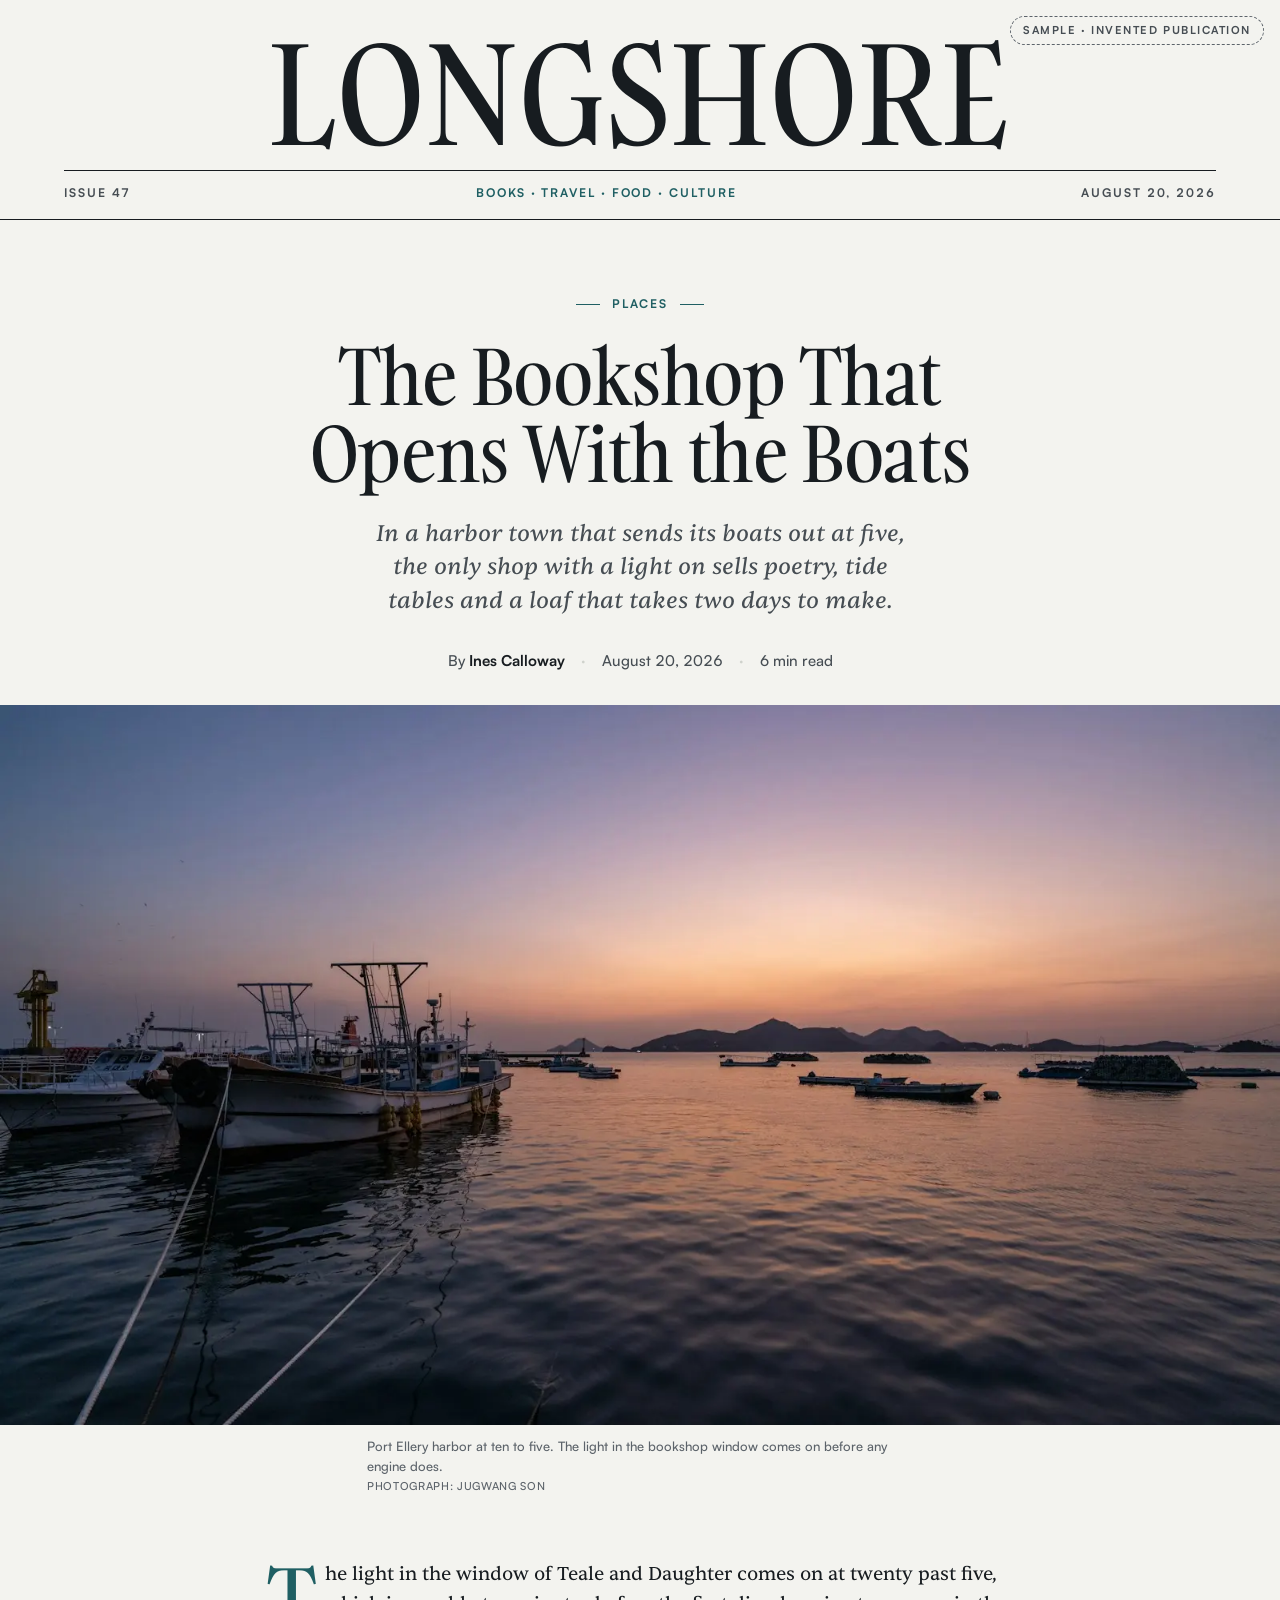
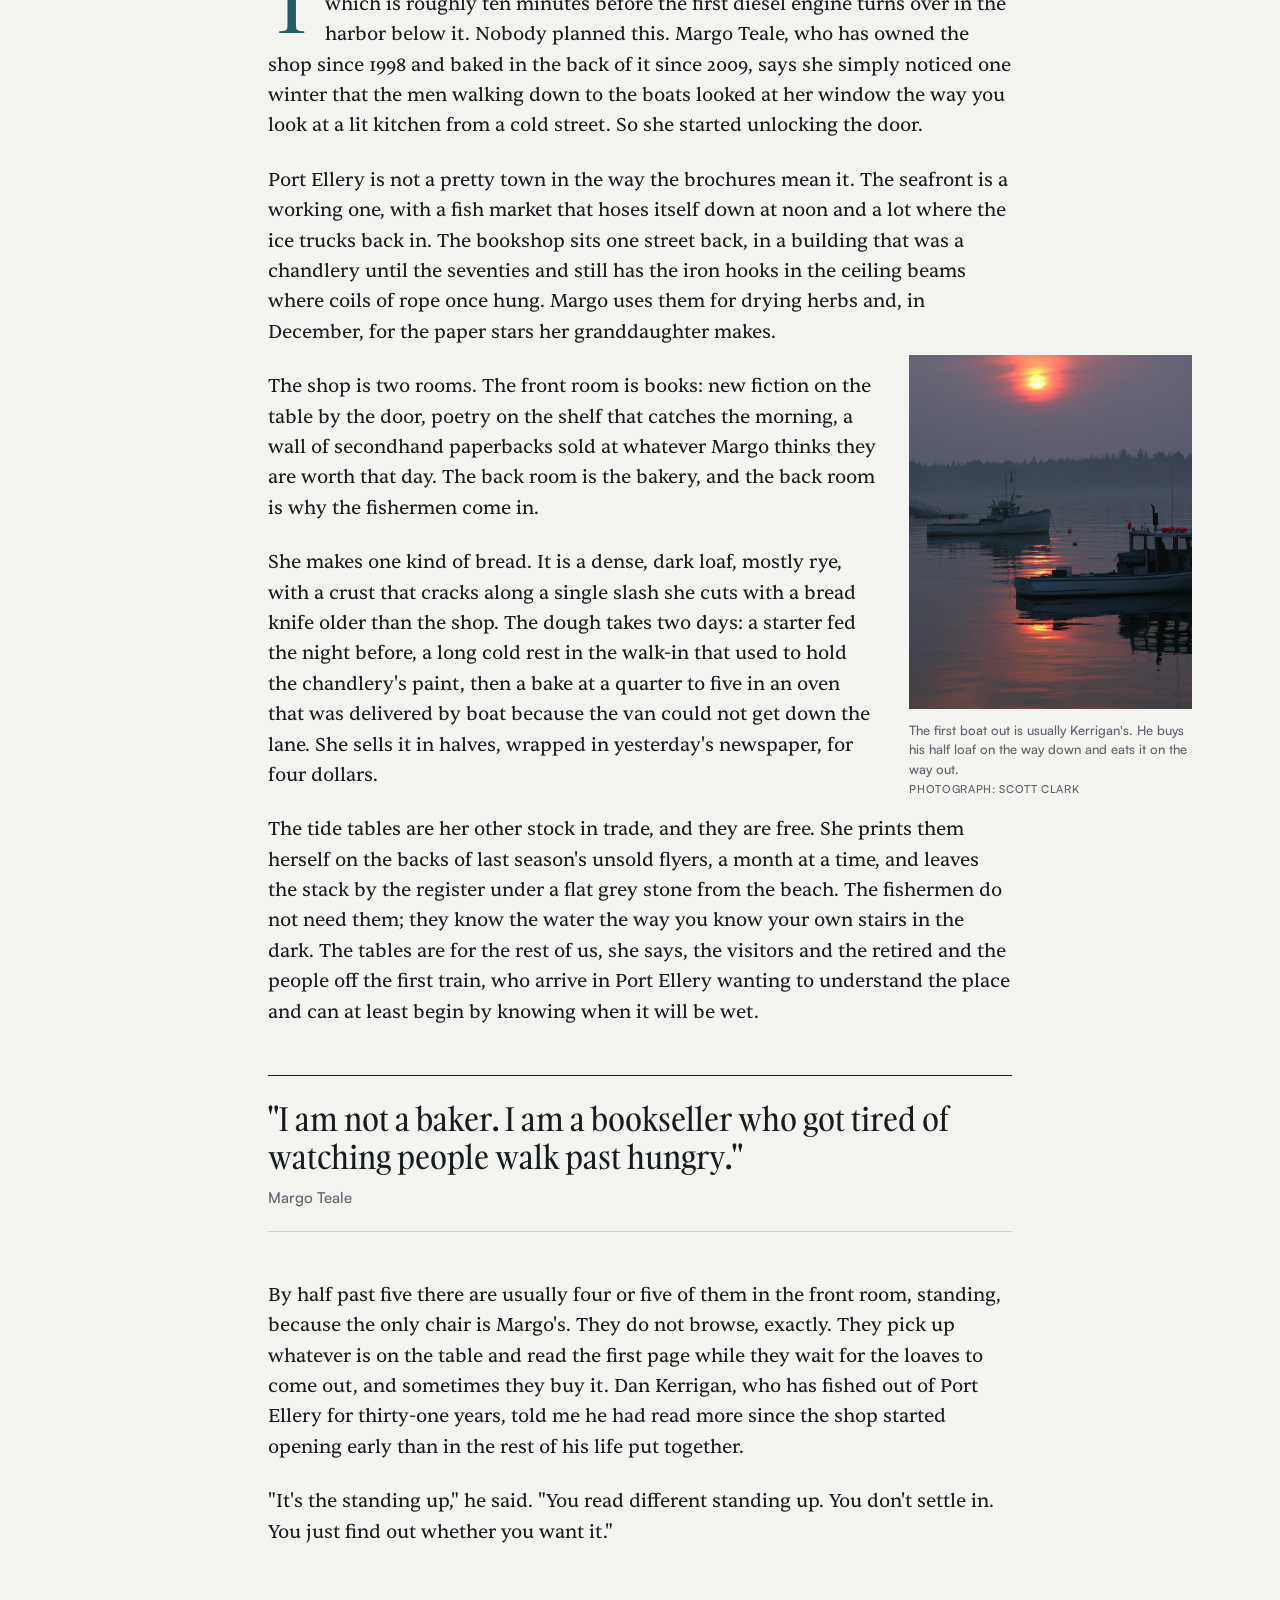
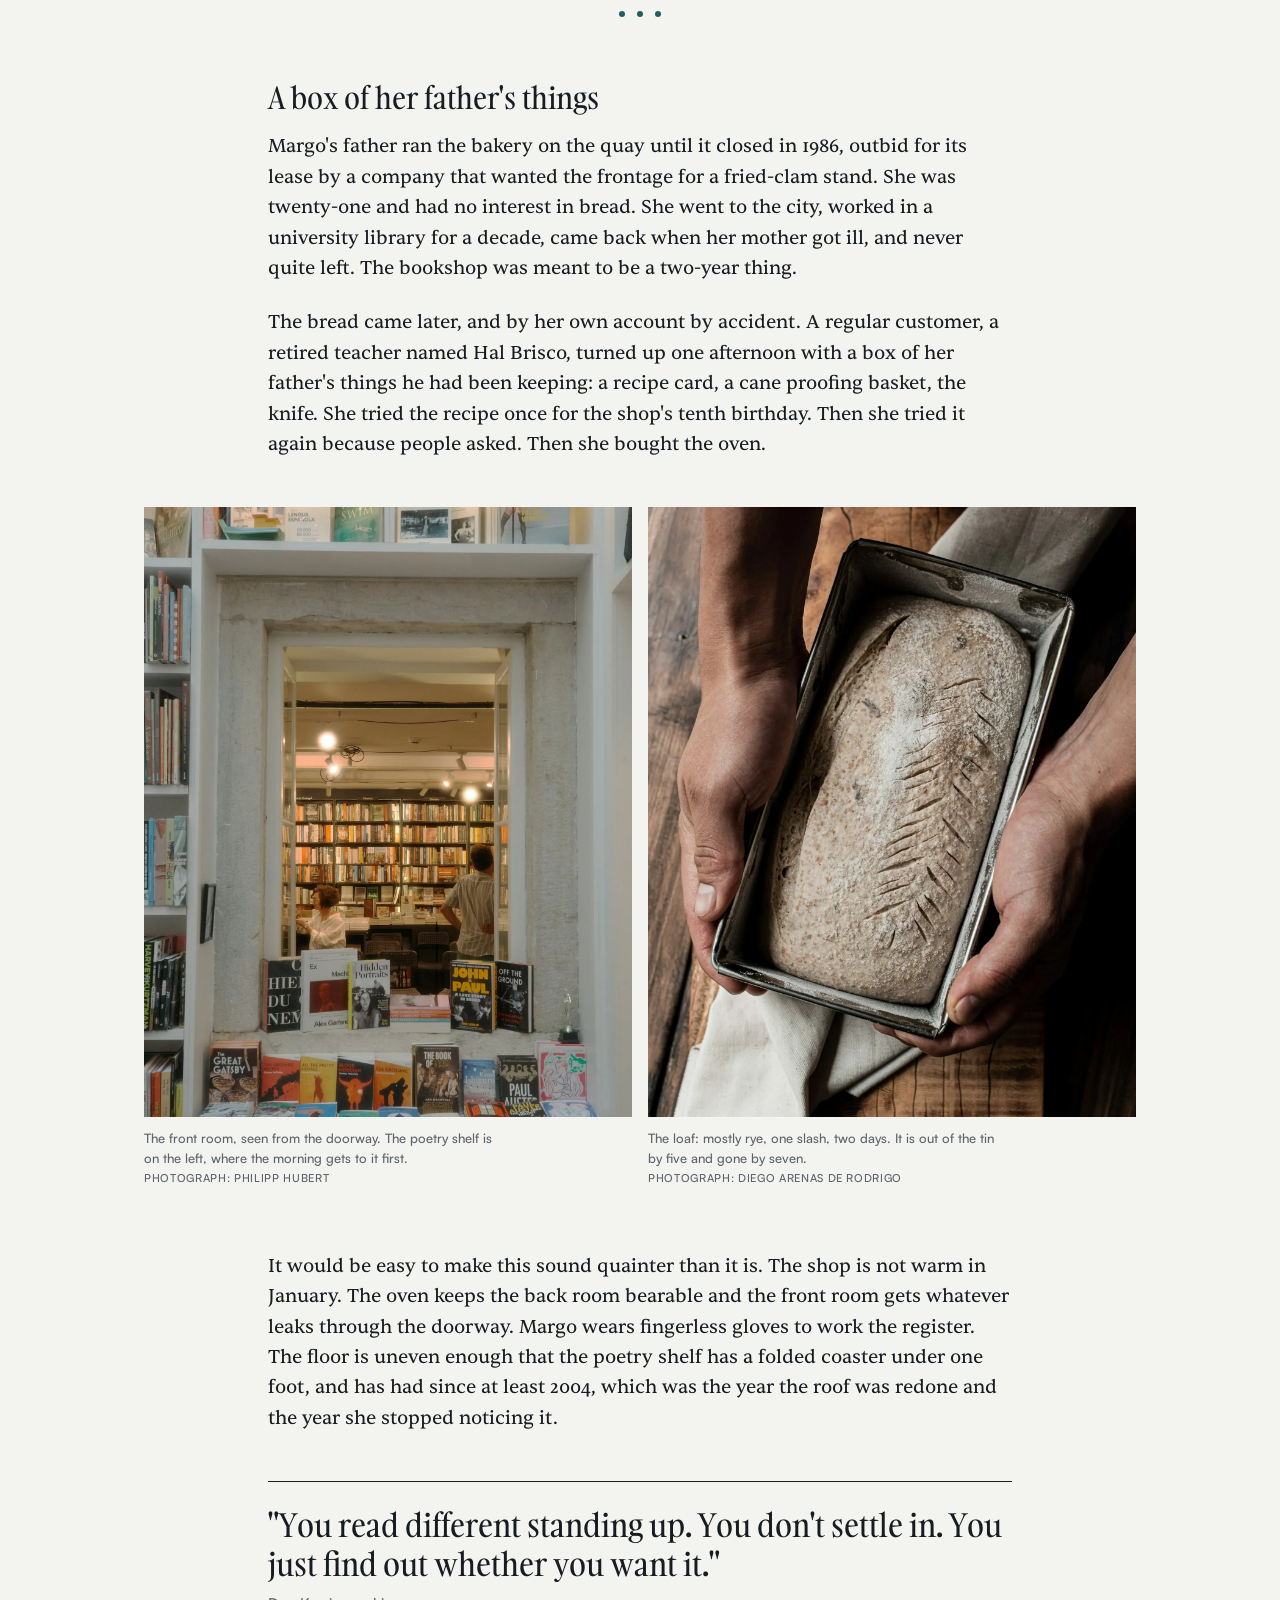
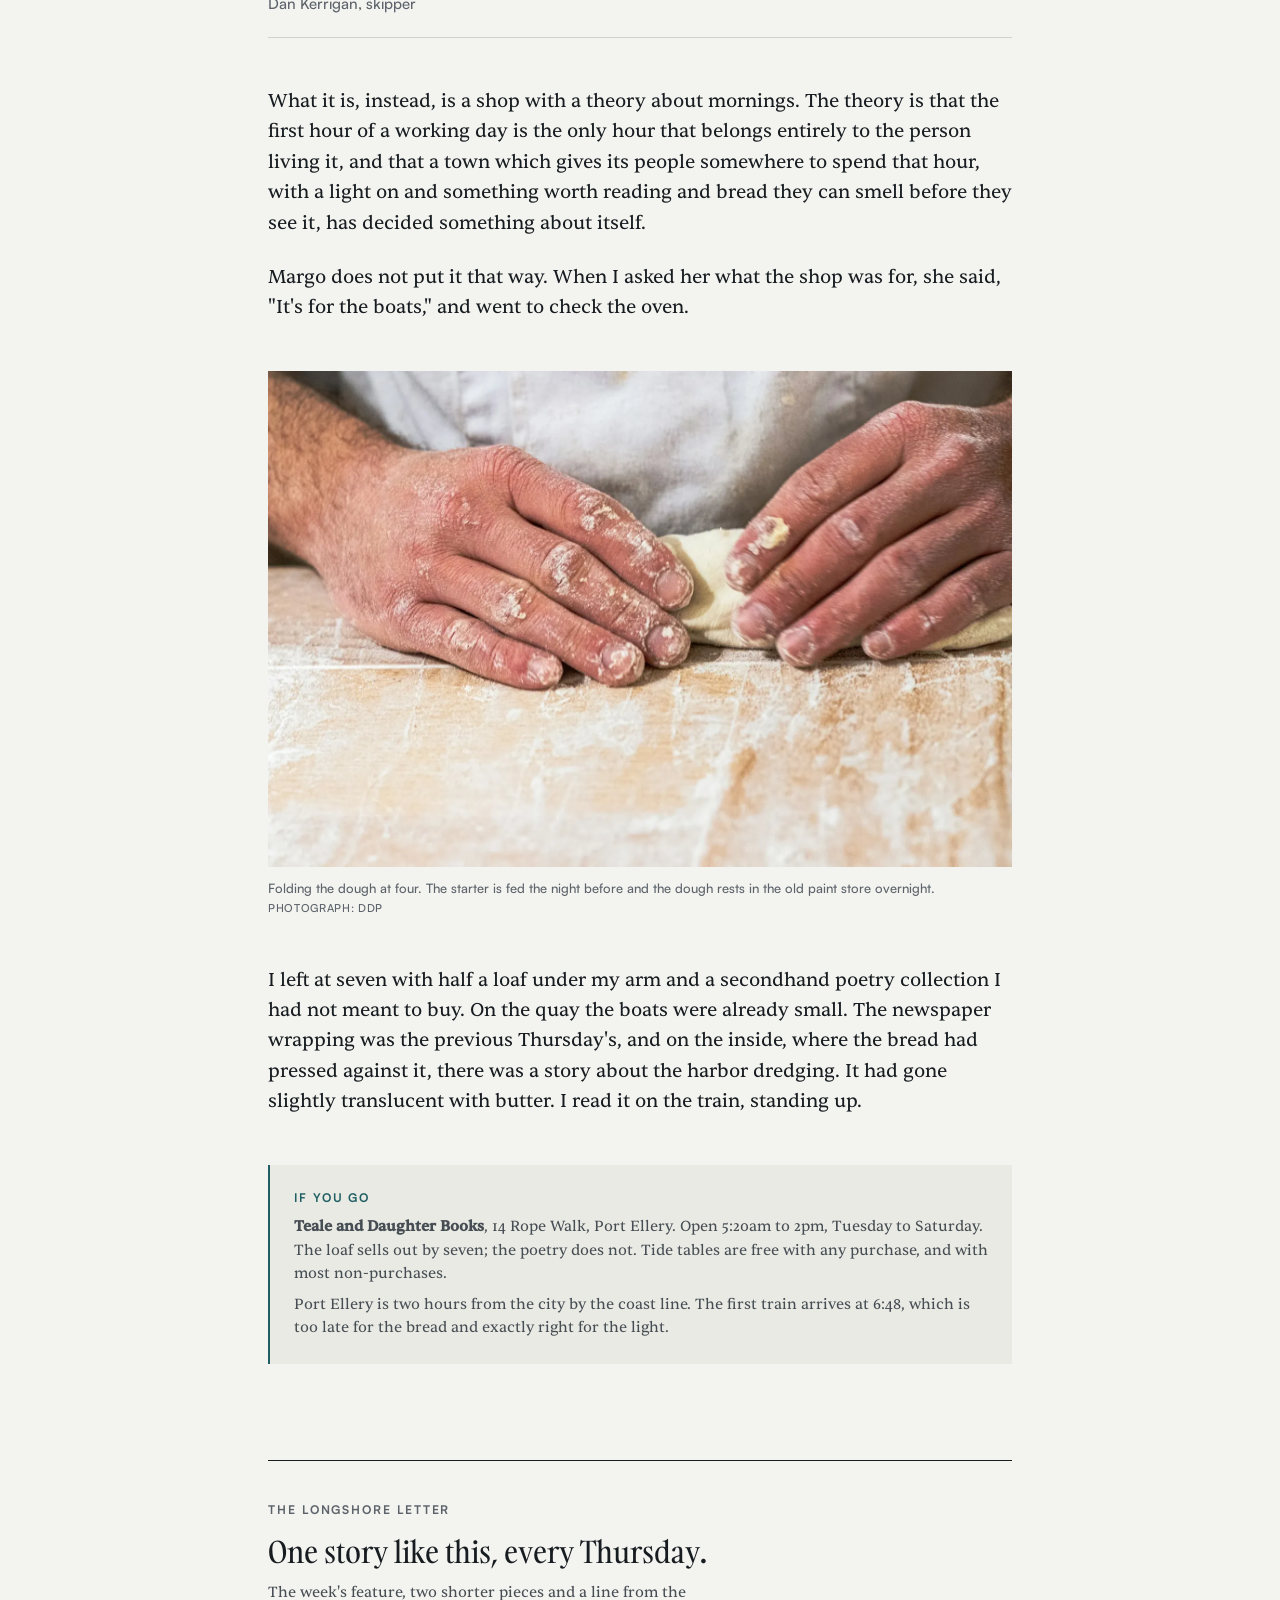
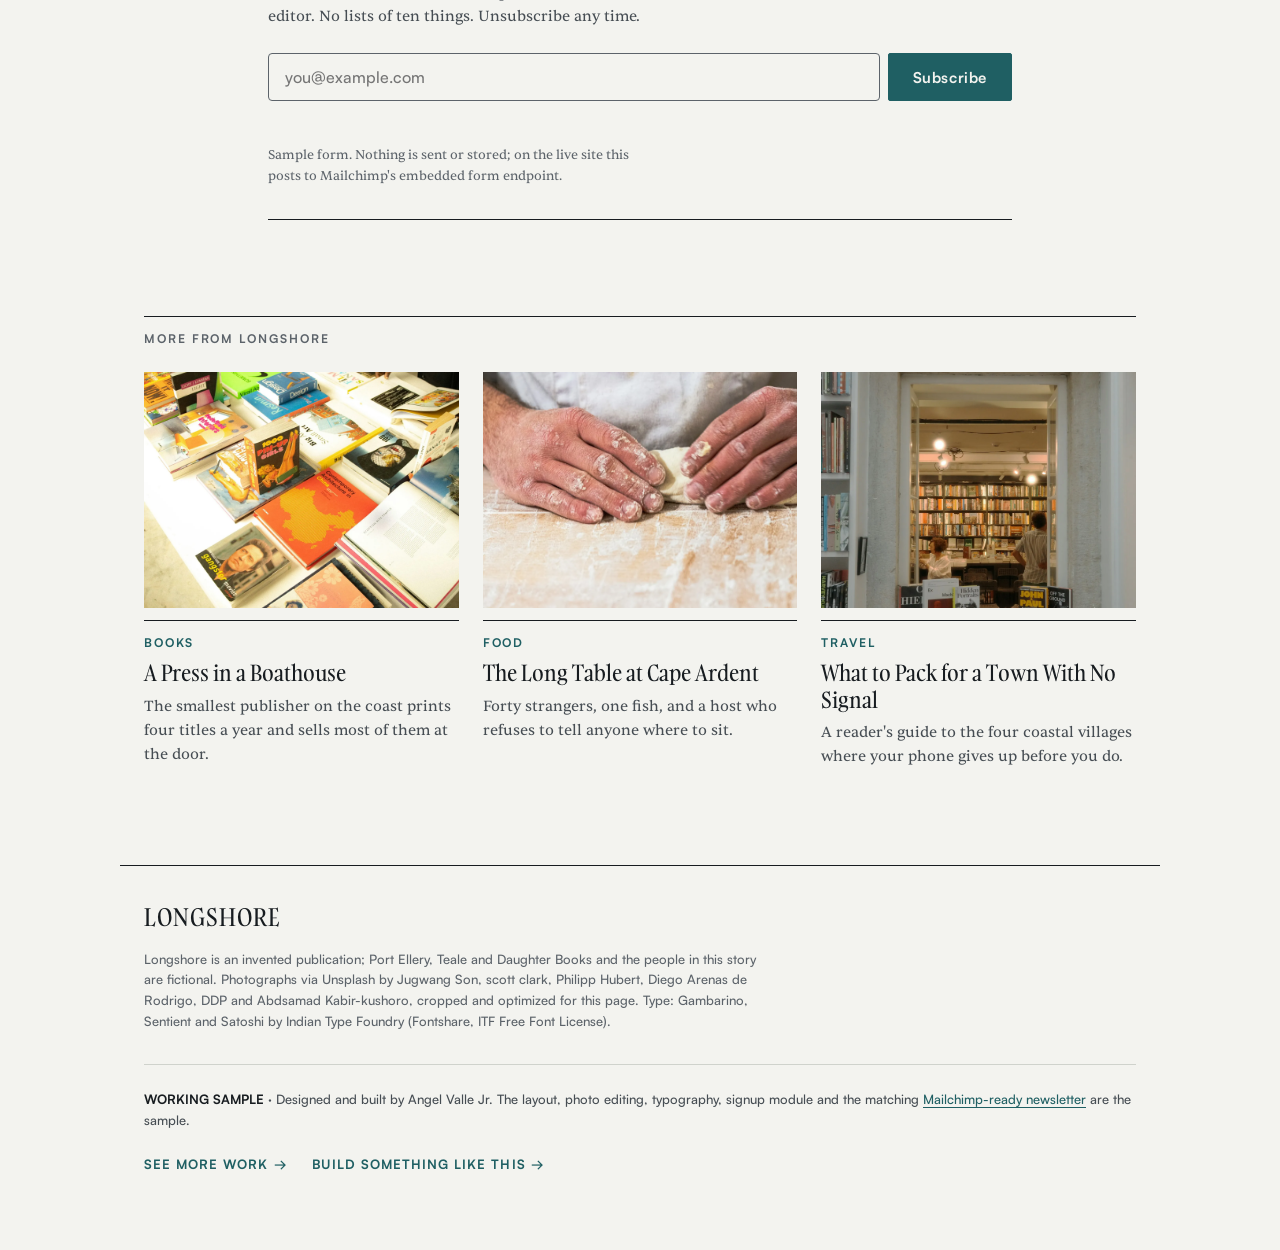
<file: meridian-article.html>
<!DOCTYPE html>
<html lang="en" data-vt-page="longshore">
<head>
<meta charset="UTF-8">
<meta name="viewport" content="width=device-width, initial-scale=1">
<title>The Bookshop That Opens With the Boats · Longshore</title>
<meta name="description" content="In a harbor town that sends its boats out at five, the only shop with a light on sells poetry, tide tables and a loaf that takes two days to make. A Longshore feature by Ines Calloway.">
<link rel="canonical" href="https://avjcodes.github.io/meridian-article.html">
<meta property="og:type" content="article">
<meta property="og:site_name" content="Longshore">
<meta property="og:title" content="The Bookshop That Opens With the Boats">
<meta property="og:description" content="In a harbor town that sends its boats out at five, the only shop with a light on sells poetry, tide tables and a loaf that takes two days to make.">
<meta property="og:url" content="https://avjcodes.github.io/meridian-article.html">
<meta property="og:image" content="https://avjcodes.github.io/assets/editorial/email-hero.jpg">
<meta property="og:image:width" content="1200">
<meta property="og:image:height" content="675">
<meta property="og:image:alt" content="Fishing boats moored in a calm harbor at first light, hills on the horizon.">
<meta property="article:published_time" content="2026-08-20T06:00:00-04:00">
<meta property="article:author" content="Ines Calloway">
<meta property="article:section" content="Places">
<meta name="twitter:card" content="summary_large_image">
<meta name="twitter:title" content="The Bookshop That Opens With the Boats">
<meta name="twitter:description" content="The only shop with a light on at five sells poetry, tide tables and a two-day loaf.">
<meta name="twitter:image" content="https://avjcodes.github.io/assets/editorial/email-hero.jpg">
<meta name="theme-color" content="#f3f3ef" media="(prefers-color-scheme: light)">
<meta name="theme-color" content="#14181b" media="(prefers-color-scheme: dark)">
<link rel="icon" href="data:image/svg+xml,%3Csvg xmlns=%27http://www.w3.org/2000/svg%27 viewBox=%270 0 100 100%27%3E%3Crect width=%27100%27 height=%27100%27 rx=%2712%27 fill=%27%231f5f63%27/%3E%3Ctext x=%2750%27 y=%2770%27 font-size=%2760%27 font-family=%27Georgia,serif%27 text-anchor=%27middle%27 fill=%27%23f3f3ef%27%3EL%3C/text%3E%3C/svg%3E">
<link rel="preload" href="assets/fonts/Gambarino-Regular.woff2" as="font" type="font/woff2" crossorigin>
<link rel="preload" href="assets/fonts/Sentient-Regular.woff2" as="font" type="font/woff2" crossorigin>
<!--
  SAMPLE: "Longshore" is an invented publication built as a portfolio sample by Angel Valle Jr.
  Port Ellery, Teale and Daughter Books and every person named in the story are fictional.

  PHOTO CREDITS (Unsplash License, https://unsplash.com/license):
    hero-harbor-dawn.webp / email-hero.jpg   Jugwang Son        https://unsplash.com/photos/UUv0hBbmyM0
    boats-first-light.webp                    scott clark        https://unsplash.com/photos/Bplw59h6lFI
    shop-front-room.webp                      Philipp Hubert     https://unsplash.com/photos/YoQbGvLu8DE
    loaf-in-tin.webp                          Diego Arenas de Rodrigo  https://unsplash.com/photos/JVY7VSBEhEo
    hands-dough.webp / email-teaser-table.jpg DDP                https://unsplash.com/photos/zqg6ctfkYuo
    table-new-fiction.webp / email-teaser-press.jpg  Abdsamad Kabir-kushoro  https://unsplash.com/photos/JQpgb0CijyI
  Photos were cropped and re-encoded (WebP, longest edge 1600px) for this page.

  FONTS: Gambarino (display), Sentient (text) and Satoshi (labels) by Indian Type Foundry via Fontshare,
  self-hosted under the ITF Free Font License v2.0 (assets/fonts/FFL.txt).

  SHARED TOKENS with meridian-newsletter.html: paper #f3f3ef, ink #171c20, tide #1f5f63, rule #cfd2cc.
-->
<style>
  @font-face { font-family: "Gambarino"; src: url("assets/fonts/Gambarino-Regular.woff2") format("woff2"); font-weight: 400; font-style: normal; font-display: swap; }
  @font-face { font-family: "Sentient"; src: url("assets/fonts/Sentient-Regular.woff2") format("woff2"); font-weight: 400; font-style: normal; font-display: swap; }
  @font-face { font-family: "Sentient"; src: url("assets/fonts/Sentient-Italic.woff2") format("woff2"); font-weight: 400; font-style: italic; font-display: swap; }
  @font-face { font-family: "Sentient"; src: url("assets/fonts/Sentient-Medium.woff2") format("woff2"); font-weight: 500; font-style: normal; font-display: swap; }
  @font-face { font-family: "Satoshi"; src: url("assets/fonts/Satoshi-Medium.woff2") format("woff2"); font-weight: 500; font-style: normal; font-display: swap; }
  @font-face { font-family: "Satoshi"; src: url("assets/fonts/Satoshi-Bold.woff2") format("woff2"); font-weight: 700; font-style: normal; font-display: swap; }

  /* ---------- tokens (DESIGN.md: Longshore) ----------
     subject words: working harbor, early, paper.
     signature: the masthead folio strip. everything else stays quiet. */
  :root {
    --paper: #f3f3ef;
    --paper-2: #e9eae4;
    --ink: #171c20;
    --ink-2: #464d53;
    --ink-3: #5c636a;
    --tide: #1f5f63;
    --tide-deep: #174b4e;
    --tide-wash: rgba(31, 95, 99, 0.10);
    --rule: #cfd2cc;
    --rule-soft: #e0e2dd;
    --on-tide: #f3f3ef;
    --display: "Gambarino", "Iowan Old Style", "Palatino Linotype", Georgia, serif;
    --text: "Sentient", Georgia, "Times New Roman", serif;
    --label: "Satoshi", system-ui, -apple-system, "Segoe UI", sans-serif;
    /* 4px grid */
    --s-1: 4px; --s-2: 8px; --s-3: 12px; --s-4: 16px; --s-5: 24px; --s-6: 32px; --s-7: 48px; --s-8: 64px; --s-9: 96px; --s-10: 128px;
    --measure: 66ch;
    --t-body: 1.1875rem;   /* 19px */
    --t-small: 0.9375rem;  /* 15px */
    --t-label: 0.75rem;    /* 12px */
    --ease: cubic-bezier(0.2, 0.7, 0.2, 1);
    color-scheme: light dark;
  }
  @media (prefers-color-scheme: dark) {
    :root {
      --paper: #14181b;
      --paper-2: #1b2024;
      --ink: #e9e7e0;
      --ink-2: #b3b5ae;
      --ink-3: #8f938e;
      --tide: #7fc2c3;
      --tide-deep: #9ad3d3;
      --tide-wash: rgba(127, 194, 195, 0.12);
      --rule: #353c41;
      --rule-soft: #272d31;
      --on-tide: #0f1b1c;
    }
  }

  * { box-sizing: border-box; margin: 0; padding: 0; }
  html { overflow-x: hidden; -webkit-text-size-adjust: 100%; }
  body {
    background: var(--paper);
    color: var(--ink);
    font-family: var(--text);
    font-size: var(--t-body);
    line-height: 1.6;
    overflow-x: hidden;
    -webkit-font-smoothing: antialiased;
    font-variant-numeric: oldstyle-nums;
  }
  img { display: block; max-width: 100%; height: auto; }
  a { color: var(--tide); text-decoration-thickness: 1px; text-underline-offset: 3px; }
  a:hover { color: var(--tide-deep); }
  :focus-visible { outline: 2px solid var(--tide); outline-offset: 3px; }
  ::selection { background: var(--tide-wash); }
  time, .folio, .num { font-variant-numeric: tabular-nums lining-nums; }

  .label {
    font-family: var(--label);
    font-weight: 700;
    font-size: var(--t-label);
    letter-spacing: 0.16em;
    text-transform: uppercase;
    color: var(--ink-3);
  }

  /* ---------- sample badge ---------- */
  .sample-badge {
    position: fixed; top: var(--s-4); right: var(--s-4); z-index: 20;
    font-family: var(--label); font-weight: 700; font-size: 0.6875rem; letter-spacing: 0.14em; text-transform: uppercase;
    color: var(--ink-2); background: var(--paper); border: 1px dashed var(--ink-3); border-radius: 999px;
    padding: 8px 12px; line-height: 1;
  }

  /* ---------- masthead (the signature) ---------- */
  .masthead { border-bottom: 1px solid var(--ink); }
  .masthead-inner { max-width: 1200px; margin: 0 auto; padding: var(--s-6) var(--s-5) var(--s-4); text-align: center; }
  .masthead-name {
    font-family: var(--display); font-weight: 400;
    font-size: clamp(3.25rem, 11vw, 8.5rem);
    line-height: 0.9; letter-spacing: 0.02em; text-transform: uppercase;
    color: var(--ink);
  }
  .masthead-name a { color: inherit; text-decoration: none; }
  .folio {
    margin-top: var(--s-4);
    display: flex; justify-content: space-between; align-items: center; gap: var(--s-4);
    border-top: 1px solid var(--ink); padding-top: var(--s-3);
  }
  .folio .label { color: var(--ink-2); }
  .folio .mid { color: var(--tide); }

  /* ---------- article header ---------- */
  .story-head { max-width: 840px; margin: 0 auto; padding: var(--s-8) var(--s-5) var(--s-6); text-align: center; }
  .kicker { color: var(--tide); display: inline-flex; align-items: center; gap: var(--s-3); }
  .kicker::before, .kicker::after { content: ""; width: 24px; height: 1px; background: var(--tide); }
  .story-head h1 {
    margin-top: var(--s-5);
    font-family: var(--display); font-weight: 400;
    font-size: clamp(2.5rem, 6.4vw, 4.75rem);
    line-height: 1.02; letter-spacing: -0.005em;
    text-wrap: balance;
  }
  .dek {
    margin: var(--s-5) auto 0; max-width: 38ch;
    font-size: clamp(1.1875rem, 2.2vw, 1.4375rem); line-height: 1.45; color: var(--ink-2);
    font-style: italic; text-wrap: pretty;
  }
  .byline { margin-top: var(--s-6); display: flex; flex-wrap: wrap; justify-content: center; gap: var(--s-2) var(--s-4); font-family: var(--label); font-weight: 500; font-size: var(--t-small); color: var(--ink-2); }
  .byline b { font-weight: 700; color: var(--ink); }
  .byline .sep { color: var(--rule); }

  /* ---------- figures ---------- */
  figure { margin: 0; }
  figcaption {
    margin-top: var(--s-3);
    font-family: var(--label); font-weight: 500; font-size: 0.8125rem; line-height: 1.5; color: var(--ink-3);
  }
  figcaption .cr { display: block; margin-top: 2px; font-size: 0.6875rem; letter-spacing: 0.06em; text-transform: uppercase; color: var(--ink-3); }
  .bleed { width: 100%; }
  .bleed img { width: 100%; aspect-ratio: 16 / 9; object-fit: cover; background: var(--paper-2); }
  .bleed figcaption { max-width: var(--measure); margin-left: auto; margin-right: auto; padding: 0 var(--s-5); }

  /* ---------- body ---------- */
  .body { max-width: var(--measure); margin: var(--s-8) auto 0; padding: 0 var(--s-5); }
  .body p { margin-top: var(--s-5); text-wrap: pretty; }
  .body p:first-of-type { margin-top: 0; }
  .body p.opener::first-letter {
    font-family: var(--display); font-size: 4.6em; line-height: 0.78;
    float: left; padding: 0.08em 0.12em 0 0; color: var(--tide);
  }
  .body h2 {
    margin-top: var(--s-8);
    font-family: var(--display); font-weight: 400; font-size: 1.875rem; line-height: 1.15; letter-spacing: 0;
  }
  .body h2 + p { margin-top: var(--s-4); }
  .break { margin: var(--s-8) auto; display: flex; justify-content: center; gap: var(--s-3); color: var(--tide); }
  .break span { width: 6px; height: 6px; border-radius: 50%; background: currentColor; }

  .pull {
    margin: var(--s-7) 0; padding: var(--s-5) 0;
    border-top: 1px solid var(--ink); border-bottom: 1px solid var(--rule);
    font-family: var(--display); font-size: clamp(1.5rem, 3.2vw, 2rem); line-height: 1.2; color: var(--ink);
    text-wrap: balance;
  }
  .pull cite { display: block; margin-top: var(--s-3); font-family: var(--label); font-style: normal; font-weight: 500; font-size: var(--t-small); color: var(--ink-3); }

  .inset { margin: var(--s-7) 0; }
  .inset img { width: 100%; aspect-ratio: 3 / 2; object-fit: cover; background: var(--paper-2); }
  .inset-right { float: right; width: 44%; margin: var(--s-2) 0 var(--s-4) var(--s-6); }
  @media (min-width: 1000px) { .inset-right { width: 38%; margin-right: -180px; } }
  .inset-right img { aspect-ratio: 4 / 5; }

  .pair { margin: var(--s-7) auto; max-width: 1040px; padding: 0 var(--s-5); display: grid; grid-template-columns: 1fr 1fr; gap: var(--s-4); align-items: start; }
  .pair img { width: 100%; aspect-ratio: 4 / 5; object-fit: cover; background: var(--paper-2); }
  .pair figcaption { max-width: 40ch; }

  .details {
    margin: var(--s-7) 0 0; padding: var(--s-5); background: var(--paper-2); border-left: 2px solid var(--tide);
    font-size: var(--t-small); line-height: 1.55;
  }
  .details .label { color: var(--tide); display: block; margin-bottom: var(--s-2); }
  .details p { margin-top: var(--s-2); color: var(--ink-2); }

  /* ---------- signup module ---------- */
  .signup { max-width: var(--measure); margin: var(--s-9) auto 0; padding: 0 var(--s-5); }
  .signup-card { border-top: 1px solid var(--ink); border-bottom: 1px solid var(--ink); padding: var(--s-6) 0; }
  .signup h2 { font-family: var(--display); font-weight: 400; font-size: 1.875rem; line-height: 1.15; margin-top: var(--s-3); }
  .signup p { margin-top: var(--s-3); color: var(--ink-2); font-size: var(--t-small); max-width: 48ch; }
  .signup form { margin-top: var(--s-5); display: flex; gap: var(--s-2); flex-wrap: wrap; }
  .signup label { position: absolute; width: 1px; height: 1px; overflow: hidden; clip: rect(0 0 0 0); white-space: nowrap; }
  .signup input {
    flex: 1 1 240px; min-height: 48px; padding: 0 var(--s-4);
    font: 500 1rem var(--label); color: var(--ink); background: var(--paper); border: 1px solid var(--ink-3); border-radius: 4px;
  }
  .signup input:focus { outline: 2px solid var(--tide); outline-offset: 2px; border-color: var(--tide); }
  .signup input[aria-invalid="true"] { border-color: #a6352a; }
  .btn {
    display: inline-flex; align-items: center; justify-content: center; min-height: 48px; padding: 0 var(--s-5);
    font: 700 0.9375rem var(--label); letter-spacing: 0.04em; text-decoration: none; cursor: pointer;
    color: var(--on-tide); background: var(--tide); border: 1px solid var(--tide); border-radius: 2px;
    transition: background-color 0.15s var(--ease), transform 0.15s var(--ease);
  }
  .btn:hover { background: var(--tide-deep); border-color: var(--tide-deep); color: var(--on-tide); transform: translateY(-1px); }
  .signup .msg { margin-top: var(--s-3); min-height: 24px; font-family: var(--label); font-weight: 500; font-size: var(--t-small); color: var(--ink-2); }
  .signup .msg.err { color: #a6352a; }
  @media (prefers-color-scheme: dark) { .signup .msg.err, .signup input[aria-invalid="true"] { color: #f0907f; border-color: #f0907f; } }
  .signup .msg.ok { color: var(--tide-deep); }
  .signup .fine { margin-top: var(--s-2); font-size: 0.8125rem; color: var(--ink-3); }

  /* ---------- related ---------- */
  .related { max-width: 1040px; margin: var(--s-9) auto 0; padding: 0 var(--s-5); }
  .related .label { display: block; border-top: 1px solid var(--ink); padding-top: var(--s-3); }
  .related ul { list-style: none; margin-top: var(--s-5); display: grid; grid-template-columns: repeat(3, 1fr); gap: var(--s-6) var(--s-5); }
  .related a { display: block; color: inherit; text-decoration: none; }
  .related img { width: 100%; aspect-ratio: 4 / 3; object-fit: cover; background: var(--paper-2); transition: opacity 0.2s var(--ease); }
  .related a:hover img { opacity: 0.88; }
  .related .sec { margin-top: var(--s-3); color: var(--tide); }
  .related h3 { margin-top: var(--s-2); font-family: var(--display); font-weight: 400; font-size: 1.375rem; line-height: 1.2; }
  .related a:hover h3 { text-decoration: underline; text-decoration-thickness: 1px; text-underline-offset: 3px; }
  .related p { margin-top: var(--s-2); font-size: var(--t-small); color: var(--ink-2); }
  .related .placeholder { aspect-ratio: 4 / 3; background: var(--paper-2); display: grid; place-items: center; font-family: var(--display); font-size: 3rem; color: var(--rule); }

  /* ---------- colophon / funnel ---------- */
  .colophon { max-width: 1040px; margin: var(--s-9) auto 0; padding: var(--s-6) var(--s-5) var(--s-8); border-top: 1px solid var(--ink); }
  .colophon .wordmark { font-family: var(--display); font-size: 1.5rem; text-transform: uppercase; letter-spacing: 0.04em; }
  .colophon .credits { margin-top: var(--s-3); font-family: var(--label); font-weight: 500; font-size: 0.8125rem; line-height: 1.6; color: var(--ink-3); max-width: 70ch; }
  .funnel { margin-top: var(--s-6); padding-top: var(--s-5); border-top: 1px solid var(--rule); font-family: var(--label); font-size: 0.8125rem; color: var(--ink-2); }
  .funnel b { font-weight: 700; color: var(--ink); }
  .funnel .links { margin-top: var(--s-3); display: flex; flex-wrap: wrap; gap: var(--s-2) var(--s-5); }
  .funnel .links a { display: inline-flex; align-items: center; min-height: 44px; font-weight: 700; letter-spacing: 0.08em; text-transform: uppercase; text-decoration: none; color: var(--tide); }
  .funnel .links a:hover { text-decoration: underline; text-underline-offset: 4px; }

  /* ---------- motion, responsive ---------- */
  @media (prefers-reduced-motion: reduce) {
    .btn, .related img { transition: none; }
    .btn:hover { transform: none; }
  }
  @media (max-width: 860px) {
    .related ul { grid-template-columns: 1fr; gap: var(--s-6); }
    .inset-right { width: 50%; margin-left: var(--s-5); }
  }
  @media (max-width: 600px) {
    :root { --t-body: 1.0625rem; }
    .masthead-inner { padding-top: var(--s-7); }
    .folio { flex-wrap: wrap; justify-content: center; text-align: center; }
    .story-head { padding-top: var(--s-7); }
    .pair { grid-template-columns: 1fr; gap: var(--s-6); }
    .inset-right { float: none; width: 100%; margin: var(--s-7) 0; }
    .inset-right img { aspect-ratio: 4 / 5; }
    .sample-badge { top: auto; bottom: var(--s-4); right: var(--s-4); }
  }

  /* Page transitions: opt in to the site's cross-document View Transitions */
  @view-transition { navigation: auto; }
  ::view-transition-old(root) { animation: vt-out .26s cubic-bezier(.4,0,1,1) both; }
  ::view-transition-new(root) { animation: vt-in .46s cubic-bezier(.2,.8,.2,1) both; }
  ::view-transition-group(card-open) { animation-duration: .5s; animation-timing-function: cubic-bezier(.2,.8,.2,1); }
  @keyframes vt-out { to { opacity: 0; transform: translateY(-10px); } }
  @keyframes vt-in { from { opacity: 0; transform: translateY(14px); } }
  @media (prefers-reduced-motion: reduce) { ::view-transition-group(*), ::view-transition-old(*), ::view-transition-new(*) { animation: none !important; } }
</style>
</head>
<body>

<div class="sample-badge" role="note">Sample · invented publication</div>

<header class="masthead">
  <div class="masthead-inner">
    <p class="masthead-name"><a href="#" aria-label="Longshore, home">Longshore</a></p>
    <div class="folio" aria-label="Issue information">
      <span class="label">Issue 47</span>
      <span class="label mid">Books · Travel · Food · Culture</span>
      <span class="label"><time datetime="2026-08-20">August 20, 2026</time></span>
    </div>
  </div>
</header>

<main>
<article>
  <header class="story-head">
    <p class="label kicker">Places</p>
    <h1>The Bookshop That Opens With the Boats</h1>
    <p class="dek">In a harbor town that sends its boats out at five, the only shop with a light on sells poetry, tide tables and a loaf that takes two days to make.</p>
    <p class="byline">
      <span>By <b>Ines Calloway</b></span>
      <span class="sep" aria-hidden="true">·</span>
      <span><time datetime="2026-08-20">August 20, 2026</time></span>
      <span class="sep" aria-hidden="true">·</span>
      <span>6 min read</span>
    </p>
  </header>

  <figure class="bleed">
    <img src="assets/editorial/hero-harbor-dawn.webp" width="1600" height="900" alt="Fishing boats moored in a calm harbor at first light, with low hills on the horizon and the sky turning from violet to orange." fetchpriority="high">
    <figcaption>Port Ellery harbor at ten to five. The light in the bookshop window comes on before any engine does. <span class="cr">Photograph: Jugwang Son</span></figcaption>
  </figure>

  <div class="body">
    <p class="opener">The light in the window of Teale and Daughter comes on at twenty past five, which is roughly ten minutes before the first diesel engine turns over in the harbor below it. Nobody planned this. Margo Teale, who has owned the shop since 1998 and baked in the back of it since 2009, says she simply noticed one winter that the men walking down to the boats looked at her window the way you look at a lit kitchen from a cold street. So she started unlocking the door.</p>

    <p>Port Ellery is not a pretty town in the way the brochures mean it. The seafront is a working one, with a fish market that hoses itself down at noon and a lot where the ice trucks back in. The bookshop sits one street back, in a building that was a chandlery until the seventies and still has the iron hooks in the ceiling beams where coils of rope once hung. Margo uses them for drying herbs and, in December, for the paper stars her granddaughter makes.</p>

    <figure class="inset inset-right">
      <img src="assets/editorial/boats-first-light.webp" width="1600" height="2000" alt="A small fishing boat moored on glassy water under a hazy red sunrise, the far shore a dark line of trees." loading="lazy">
      <figcaption>The first boat out is usually Kerrigan's. He buys his half loaf on the way down and eats it on the way out. <span class="cr">Photograph: scott clark</span></figcaption>
    </figure>

    <p>The shop is two rooms. The front room is books: new fiction on the table by the door, poetry on the shelf that catches the morning, a wall of secondhand paperbacks sold at whatever Margo thinks they are worth that day. The back room is the bakery, and the back room is why the fishermen come in.</p>

    <p>She makes one kind of bread. It is a dense, dark loaf, mostly rye, with a crust that cracks along a single slash she cuts with a bread knife older than the shop. The dough takes two days: a starter fed the night before, a long cold rest in the walk-in that used to hold the chandlery's paint, then a bake at a quarter to five in an oven that was delivered by boat because the van could not get down the lane. She sells it in halves, wrapped in yesterday's newspaper, for four dollars.</p>

    <p>The tide tables are her other stock in trade, and they are free. She prints them herself on the backs of last season's unsold flyers, a month at a time, and leaves the stack by the register under a flat grey stone from the beach. The fishermen do not need them; they know the water the way you know your own stairs in the dark. The tables are for the rest of us, she says, the visitors and the retired and the people off the first train, who arrive in Port Ellery wanting to understand the place and can at least begin by knowing when it will be wet.</p>

    <blockquote class="pull">
      <p>"I am not a baker. I am a bookseller who got tired of watching people walk past hungry."</p>
      <cite>Margo Teale</cite>
    </blockquote>

    <p>By half past five there are usually four or five of them in the front room, standing, because the only chair is Margo's. They do not browse, exactly. They pick up whatever is on the table and read the first page while they wait for the loaves to come out, and sometimes they buy it. Dan Kerrigan, who has fished out of Port Ellery for thirty-one years, told me he had read more since the shop started opening early than in the rest of his life put together.</p>

    <p>"It's the standing up," he said. "You read different standing up. You don't settle in. You just find out whether you want it."</p>

    <div class="break" aria-hidden="true"><span></span><span></span><span></span></div>

    <h2>A box of her father's things</h2>

    <p>Margo's father ran the bakery on the quay until it closed in 1986, outbid for its lease by a company that wanted the frontage for a fried-clam stand. She was twenty-one and had no interest in bread. She went to the city, worked in a university library for a decade, came back when her mother got ill, and never quite left. The bookshop was meant to be a two-year thing.</p>

    <p>The bread came later, and by her own account by accident. A regular customer, a retired teacher named Hal Brisco, turned up one afternoon with a box of her father's things he had been keeping: a recipe card, a cane proofing basket, the knife. She tried the recipe once for the shop's tenth birthday. Then she tried it again because people asked. Then she bought the oven.</p>
  </div>

  <div class="pair">
    <figure>
      <img src="assets/editorial/shop-front-room.webp" width="1600" height="2000" alt="A narrow bookshop doorway framed by white shelves, new paperbacks fanned on a table in front and a second room of floor-to-ceiling books beyond." loading="lazy">
      <figcaption>The front room, seen from the doorway. The poetry shelf is on the left, where the morning gets to it first. <span class="cr">Photograph: Philipp Hubert</span></figcaption>
    </figure>
    <figure>
      <img src="assets/editorial/loaf-in-tin.webp" width="1600" height="2000" alt="Two hands holding a dark rye loaf in a metal tin, the crust scored with a single long slash, on a scrubbed wooden board." loading="lazy">
      <figcaption>The loaf: mostly rye, one slash, two days. It is out of the tin by five and gone by seven. <span class="cr">Photograph: Diego Arenas de Rodrigo</span></figcaption>
    </figure>
  </div>

  <div class="body">
    <p>It would be easy to make this sound quainter than it is. The shop is not warm in January. The oven keeps the back room bearable and the front room gets whatever leaks through the doorway. Margo wears fingerless gloves to work the register. The floor is uneven enough that the poetry shelf has a folded coaster under one foot, and has had since at least 2004, which was the year the roof was redone and the year she stopped noticing it.</p>

    <blockquote class="pull">
      <p>"You read different standing up. You don't settle in. You just find out whether you want it."</p>
      <cite>Dan Kerrigan, skipper</cite>
    </blockquote>

    <p>What it is, instead, is a shop with a theory about mornings. The theory is that the first hour of a working day is the only hour that belongs entirely to the person living it, and that a town which gives its people somewhere to spend that hour, with a light on and something worth reading and bread they can smell before they see it, has decided something about itself.</p>

    <p>Margo does not put it that way. When I asked her what the shop was for, she said, "It's for the boats," and went to check the oven.</p>

    <figure class="inset">
      <img src="assets/editorial/hands-dough.webp" width="1600" height="1067" alt="A baker's flour-dusted hands folding a pale slab of dough on a wooden counter." loading="lazy">
      <figcaption>Folding the dough at four. The starter is fed the night before and the dough rests in the old paint store overnight. <span class="cr">Photograph: DDP</span></figcaption>
    </figure>

    <p>I left at seven with half a loaf under my arm and a secondhand poetry collection I had not meant to buy. On the quay the boats were already small. The newspaper wrapping was the previous Thursday's, and on the inside, where the bread had pressed against it, there was a story about the harbor dredging. It had gone slightly translucent with butter. I read it on the train, standing up.</p>

    <aside class="details">
      <span class="label">If you go</span>
      <p><b>Teale and Daughter Books</b>, 14 Rope Walk, Port Ellery. Open 5:20am to 2pm, Tuesday to Saturday. The loaf sells out by seven; the poetry does not. Tide tables are free with any purchase, and with most non-purchases.</p>
      <p>Port Ellery is two hours from the city by the coast line. The first train arrives at 6:48, which is too late for the bread and exactly right for the light.</p>
    </aside>
  </div>

  <section class="signup" aria-labelledby="signup-title">
    <div class="signup-card">
      <span class="label">The Longshore letter</span>
      <h2 id="signup-title">One story like this, every Thursday.</h2>
      <p>The week's feature, two shorter pieces and a line from the editor. No lists of ten things. Unsubscribe any time.</p>
      <form id="signup-form" novalidate>
        <label for="email">Email address</label>
        <input type="email" id="email" name="email" placeholder="you@example.com" autocomplete="email" inputmode="email" required>
        <button type="submit" class="btn">Subscribe</button>
      </form>
      <p class="msg" id="signup-msg" aria-live="polite"></p>
      <p class="fine">Sample form. Nothing is sent or stored; on the live site this posts to Mailchimp's embedded form endpoint.</p>
    </div>
  </section>

  <footer class="related" aria-labelledby="related-title">
    <span class="label" id="related-title">More from Longshore</span>
    <ul>
      <li id="press"><a href="#"><img src="assets/editorial/table-new-fiction.webp" width="1600" height="1200" alt="A long white table stacked with bright new paperbacks, a customer's hand reaching for one." loading="lazy"><span class="label sec">Books</span><h3>A Press in a Boathouse</h3><p>The smallest publisher on the coast prints four titles a year and sells most of them at the door.</p></a></li>
      <li id="table"><a href="#"><img src="assets/editorial/hands-dough.webp" width="1600" height="1067" alt="Flour-dusted hands working dough on a wooden counter." loading="lazy"><span class="label sec">Food</span><h3>The Long Table at Cape Ardent</h3><p>Forty strangers, one fish, and a host who refuses to tell anyone where to sit.</p></a></li>
      <li><a href="#"><img src="assets/editorial/shop-front-room.webp" alt="The front room of a small bookshop, shelves to the ceiling and morning light on the floor." width="1600" height="2000" loading="lazy"><span class="label sec">Travel</span><h3>What to Pack for a Town With No Signal</h3><p>A reader's guide to the four coastal villages where your phone gives up before you do.</p></a></li>
    </ul>
  </footer>
</article>
</main>

<footer class="colophon">
  <p class="wordmark">Longshore</p>
  <p class="credits">Longshore is an invented publication; Port Ellery, Teale and Daughter Books and the people in this story are fictional. Photographs via Unsplash by Jugwang Son, scott clark, Philipp Hubert, Diego Arenas de Rodrigo, DDP and Abdsamad Kabir-kushoro, cropped and optimized for this page. Type: Gambarino, Sentient and Satoshi by Indian Type Foundry (Fontshare, ITF Free Font License).</p>
  <div class="funnel">
    <p><b>WORKING SAMPLE</b> · Designed and built by Angel Valle Jr. The layout, photo editing, typography, signup module and the matching <a href="meridian-newsletter.html">Mailchimp-ready newsletter</a> are the sample.</p>
    <p class="links"><a href="https://avjcodes.github.io/">See more work &rarr;</a><a href="https://avjcodes.github.io/#contact">Build something like this &rarr;</a></p>
  </div>
</footer>

<script>
(function () {
  var form = document.getElementById('signup-form');
  var input = document.getElementById('email');
  var msg = document.getElementById('signup-msg');
  if (!form) return;
  form.addEventListener('submit', function (e) {
    e.preventDefault();
    var v = input.value.trim();
    var ok = /^[^\s@]+@[^\s@]+\.[^\s@]{2,}$/.test(v);
    if (!ok) {
      input.setAttribute('aria-invalid', 'true');
      msg.className = 'msg err';
      msg.textContent = v ? 'That does not look like a complete address. Check for a missing dot or @.' : 'Add an email address and we will send the Thursday letter.';
      input.focus();
      return;
    }
    input.removeAttribute('aria-invalid');
    msg.className = 'msg ok';
    msg.textContent = 'Thanks. This is a sample, so nothing was sent to ' + v + '. On the live site you would get a confirmation email now.';
    input.value = '';
  });
  input.addEventListener('input', function () {
    if (input.getAttribute('aria-invalid')) { input.removeAttribute('aria-invalid'); msg.className = 'msg'; msg.textContent = ''; }
  });
})();
</script>
<script src="assets/vt.js"></script>
</body>
</html>
</file>
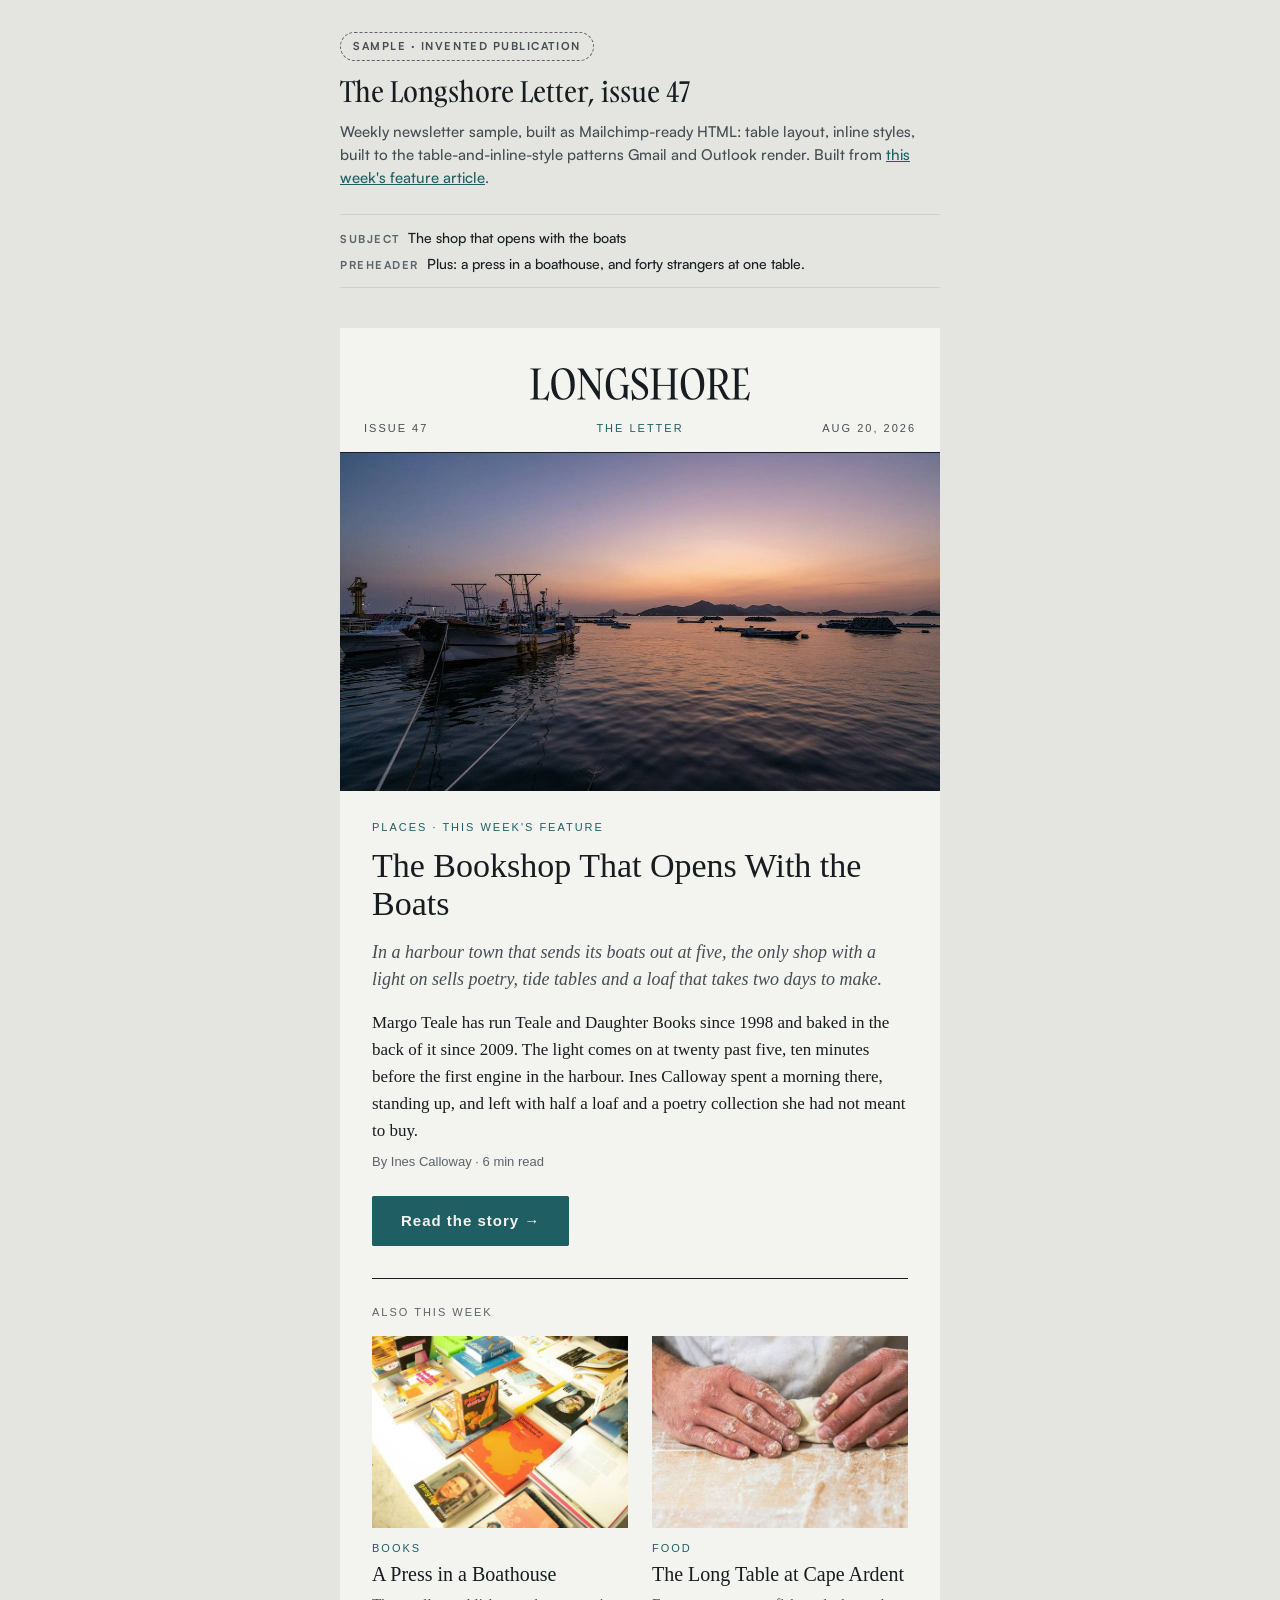
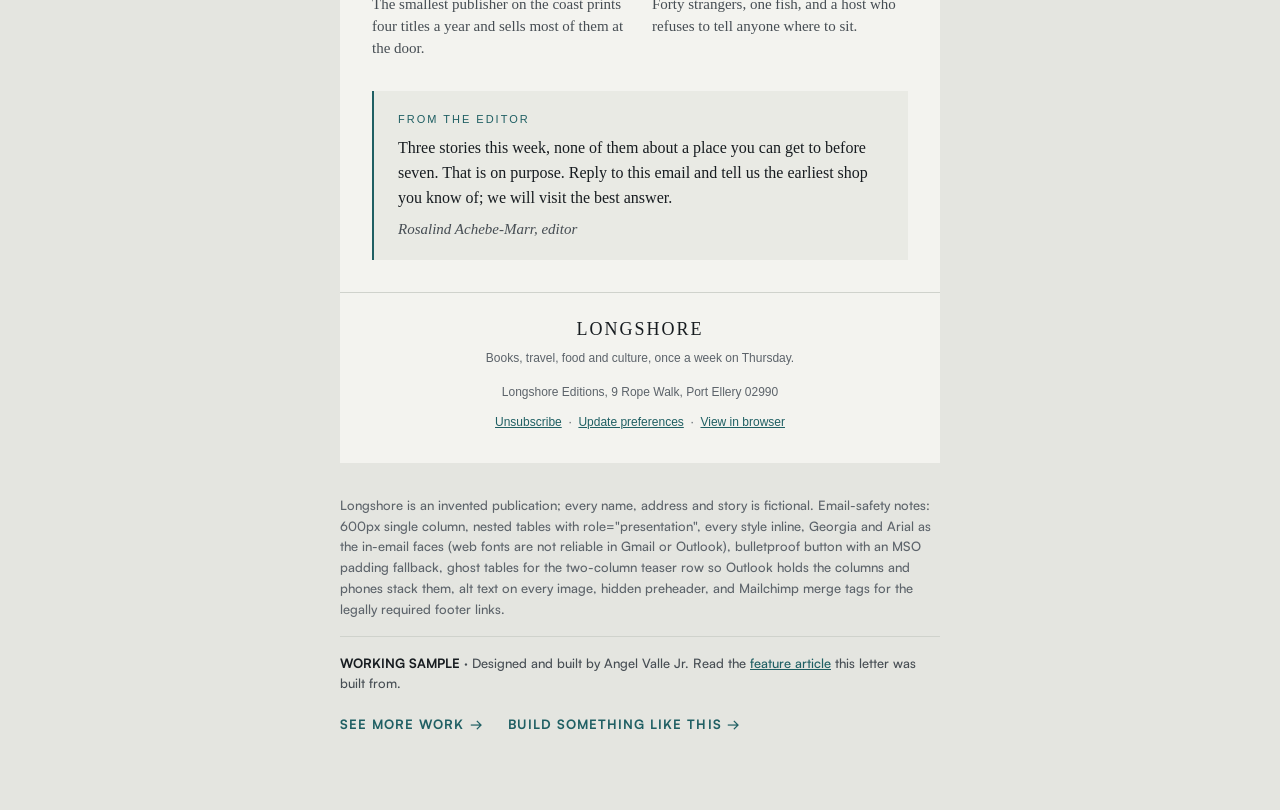
<file: meridian-newsletter.html>
<!DOCTYPE html>
<html lang="en">
<head>
<meta charset="UTF-8">
<meta name="viewport" content="width=device-width, initial-scale=1">
<title>The Longshore Letter · Weekly Newsletter Sample</title>
<meta name="description" content="Weekly newsletter sample for Longshore, an invented lifestyle publication. Mailchimp-ready HTML: table layout, inline styles, bulletproof buttons, built to the table-and-inline-style patterns Gmail and Outlook render. Built by Angel Valle Jr.">
<link rel="canonical" href="https://avjcodes.github.io/meridian-newsletter.html">
<meta property="og:type" content="website">
<meta property="og:title" content="The Longshore Letter · newsletter sample">
<meta property="og:description" content="Mailchimp-ready weekly newsletter built from a feature article: table layout, inline styles, Gmail and Outlook safe.">
<meta property="og:url" content="https://avjcodes.github.io/meridian-newsletter.html">
<meta property="og:image" content="https://avjcodes.github.io/assets/editorial/email-hero.jpg">
<meta name="twitter:card" content="summary_large_image">
<meta name="theme-color" content="#e4e5e0" media="(prefers-color-scheme: light)">
<meta name="theme-color" content="#14181b" media="(prefers-color-scheme: dark)">
<link rel="icon" href="data:image/svg+xml,%3Csvg xmlns=%27http://www.w3.org/2000/svg%27 viewBox=%270 0 100 100%27%3E%3Crect width=%27100%27 height=%27100%27 rx=%2712%27 fill=%27%231f5f63%27/%3E%3Ctext x=%2750%27 y=%2770%27 font-size=%2760%27 font-family=%27Georgia,serif%27 text-anchor=%27middle%27 fill=%27%23f3f3ef%27%3EL%3C/text%3E%3C/svg%3E">
<!--
  SAMPLE: "Longshore" is an invented publication. Built as a portfolio sample by Angel Valle Jr.
  PHOTO CREDITS (Unsplash License): email-hero.jpg Jugwang Son https://unsplash.com/photos/UUv0hBbmyM0 ·
  email-teaser-press.jpg Abdsamad Kabir-kushoro https://unsplash.com/photos/JQpgb0CijyI ·
  email-teaser-table.jpg DDP https://unsplash.com/photos/zqg6ctfkYuo
  SHARED TOKENS with meridian-article.html: paper #f3f3ef, ink #171c20, tide #1f5f63, rule #cfd2cc.
  The email itself (between the EMAIL START / EMAIL END comments) is the paste-into-Mailchimp block.
-->
<style>
  /* Page chrome only. Nothing below applies inside the email block, which carries its own inline styles. */
  :root { --ground: #e4e5e0; --chrome-ink: #171c20; --chrome-ink-2: #464d53; --chrome-ink-3: #5c636a; --tide: #1f5f63; --chrome-paper: #f3f3ef; --chrome-rule: #cfd2cc; color-scheme: light dark; }
  @media (prefers-color-scheme: dark) { :root { --ground: #14181b; --chrome-ink: #e9e7e0; --chrome-ink-2: #b3b5ae; --chrome-ink-3: #8f938e; --tide: #7fc2c3; --chrome-paper: #1b2024; --chrome-rule: #353c41; } }
  * { box-sizing: border-box; }
  html, body { margin: 0; padding: 0; overflow-x: hidden; }
  body { background: var(--ground); color: var(--chrome-ink); font-family: "Satoshi", system-ui, -apple-system, "Segoe UI", sans-serif; -webkit-font-smoothing: antialiased; }
  @font-face { font-family: "Satoshi"; src: url("assets/fonts/Satoshi-Medium.woff2") format("woff2"); font-weight: 500; font-display: swap; }
  @font-face { font-family: "Satoshi"; src: url("assets/fonts/Satoshi-Bold.woff2") format("woff2"); font-weight: 700; font-display: swap; }
  @font-face { font-family: "Gambarino"; src: url("assets/fonts/Gambarino-Regular.woff2") format("woff2"); font-weight: 400; font-display: swap; }
  .chrome { max-width: 640px; margin: 0 auto; padding: 32px 20px 16px; }
  .sample-badge { display: inline-block; font-weight: 700; font-size: 11px; letter-spacing: 0.14em; text-transform: uppercase; color: var(--chrome-ink-2); border: 1px dashed var(--chrome-ink-3); border-radius: 999px; padding: 8px 12px; line-height: 1; }
  .chrome h1 { margin: 16px 0 0; font-family: "Gambarino", Georgia, serif; font-weight: 400; font-size: 28px; line-height: 1.1; }
  .chrome .note { margin: 12px 0 0; font-size: 15px; line-height: 1.55; color: var(--chrome-ink-2); max-width: 60ch; }
  .chrome .note a { color: var(--tide); }
  .meta { margin: 24px 0 0; border-top: 1px solid var(--chrome-rule); border-bottom: 1px solid var(--chrome-rule); padding: 12px 0; font-size: 14px; line-height: 1.6; }
  .meta dt { display: inline; font-weight: 700; font-size: 11px; letter-spacing: 0.14em; text-transform: uppercase; color: var(--chrome-ink-3); }
  .meta dd { display: inline; margin: 0 0 0 8px; color: var(--chrome-ink); }
  .meta div + div { margin-top: 4px; }
  .email-stage { padding: 24px 0 8px; }
  .colophon { max-width: 640px; margin: 0 auto; padding: 24px 20px 64px; font-size: 13px; line-height: 1.6; color: var(--chrome-ink-3); }
  .colophon p { margin: 0; }
  .colophon .funnel { margin-top: 16px; padding-top: 16px; border-top: 1px solid var(--chrome-rule); color: var(--chrome-ink-2); }
  .colophon b { color: var(--chrome-ink); }
  .colophon .links { margin-top: 8px; display: flex; flex-wrap: wrap; gap: 4px 24px; }
  .colophon .links a { display: inline-flex; align-items: center; min-height: 44px; font-weight: 700; letter-spacing: 0.08em; text-transform: uppercase; text-decoration: none; color: var(--tide); }
  .colophon .links a:hover { text-decoration: underline; text-underline-offset: 4px; }
  :focus-visible { outline: 2px solid var(--tide); outline-offset: 3px; }

  /* Page transitions: opt in to the site's cross-document View Transitions */
  @view-transition { navigation: auto; }
  ::view-transition-old(root) { animation: vt-out .26s cubic-bezier(.4,0,1,1) both; }
  ::view-transition-new(root) { animation: vt-in .46s cubic-bezier(.2,.8,.2,1) both; }
  ::view-transition-group(card-open) { animation-duration: .5s; animation-timing-function: cubic-bezier(.2,.8,.2,1); }
  @keyframes vt-out { to { opacity: 0; transform: translateY(-10px); } }
  @keyframes vt-in { from { opacity: 0; transform: translateY(14px); } }
  @media (prefers-reduced-motion: reduce) { ::view-transition-group(*), ::view-transition-old(*), ::view-transition-new(*) { animation: none !important; } }
</style>
</head>
<body>

<div class="chrome">
  <span class="sample-badge">Sample · invented publication</span>
  <h1>The Longshore Letter, issue 47</h1>
  <p class="note">Weekly newsletter sample, built as Mailchimp-ready HTML: table layout, inline styles, built to the table-and-inline-style patterns Gmail and Outlook render. Built from <a href="meridian-article.html">this week's feature article</a>.</p>
  <dl class="meta">
    <div><dt>Subject</dt><dd>The shop that opens with the boats</dd></div>
    <div><dt>Preheader</dt><dd>Plus: a press in a boathouse, and forty strangers at one table.</dd></div>
  </dl>
</div>

<div class="email-stage">
<!-- ===================== EMAIL START (paste from here into Mailchimp's Code block) ===================== -->
<!--[if mso]>
<xml><o:OfficeDocumentSettings><o:PixelsPerInch>96</o:PixelsPerInch></o:OfficeDocumentSettings></xml>
<style>table, td { font-family: Georgia, 'Times New Roman', serif; }</style>
<![endif]-->
<div style="display:none;font-size:1px;line-height:1px;max-height:0;max-width:0;opacity:0;overflow:hidden;mso-hide:all;">Plus: a press in a boathouse, and forty strangers at one table.&nbsp;&zwnj;&nbsp;&zwnj;&nbsp;&zwnj;&nbsp;&zwnj;&nbsp;&zwnj;&nbsp;&zwnj;&nbsp;&zwnj;&nbsp;&zwnj;&nbsp;&zwnj;&nbsp;&zwnj;&nbsp;&zwnj;&nbsp;&zwnj;&nbsp;&zwnj;&nbsp;&zwnj;&nbsp;&zwnj;&nbsp;&zwnj;&nbsp;&zwnj;&nbsp;&zwnj;&nbsp;&zwnj;&nbsp;&zwnj;</div>

<table role="presentation" width="100%" border="0" cellspacing="0" cellpadding="0" style="border-collapse:collapse;mso-table-lspace:0;mso-table-rspace:0;">
<tr>
<td align="center" style="padding:0;">
<!--[if mso]><table role="presentation" width="600" border="0" cellspacing="0" cellpadding="0" align="center"><tr><td><![endif]-->
<table role="presentation" width="100%" border="0" cellspacing="0" cellpadding="0" style="border-collapse:collapse;max-width:600px;width:100%;background-color:#f3f3ef;mso-table-lspace:0;mso-table-rspace:0;">

  <!-- masthead -->
  <tr>
    <td align="center" style="padding:32px 24px 16px 24px;border-bottom:1px solid #171c20;">
      <a href="https://avjcodes.github.io/meridian-article.html" style="text-decoration:none;color:#171c20;">
        <img src="assets/editorial/email-masthead.png" width="268" height="48" alt="LONGSHORE" style="display:block;width:268px;max-width:100%;height:auto;border:0;font-family:Georgia,'Times New Roman',serif;font-size:36px;font-weight:normal;letter-spacing:3px;color:#171c20;text-align:center;">
      </a>
      <table role="presentation" width="100%" border="0" cellspacing="0" cellpadding="0" style="border-collapse:collapse;">
        <tr><td colspan="3" style="font-size:1px;line-height:12px;height:12px;">&nbsp;</td></tr>
        <tr>
          <td align="left" width="33%" style="font-family:Arial,Helvetica,sans-serif;font-size:11px;line-height:16px;letter-spacing:2px;text-transform:uppercase;color:#464d53;">Issue 47</td>
          <td align="center" width="34%" style="font-family:Arial,Helvetica,sans-serif;font-size:11px;line-height:16px;letter-spacing:2px;text-transform:uppercase;color:#1f5f63;">The Letter</td>
          <td align="right" width="33%" style="font-family:Arial,Helvetica,sans-serif;font-size:11px;line-height:16px;letter-spacing:2px;text-transform:uppercase;color:#464d53;">Aug 20, 2026</td>
        </tr>
      </table>
    </td>
  </tr>

  <!-- lead image -->
  <tr>
    <td style="padding:0;">
      <a href="https://avjcodes.github.io/meridian-article.html" style="text-decoration:none;">
        <img src="assets/editorial/email-hero.jpg" width="600" height="338" alt="Fishing boats moored in a calm harbour at first light, hills on the horizon." style="display:block;width:100%;max-width:600px;height:auto;border:0;">
      </a>
    </td>
  </tr>

  <!-- lead story -->
  <tr>
    <td align="left" style="padding:28px 32px 8px 32px;">
      <p style="margin:0;font-family:Arial,Helvetica,sans-serif;font-size:11px;line-height:16px;letter-spacing:2px;text-transform:uppercase;color:#1f5f63;">Places &middot; This week's feature</p>
      <h1 style="margin:12px 0 0 0;font-family:Georgia,'Times New Roman',serif;font-weight:normal;font-size:34px;line-height:38px;color:#171c20;">The Bookshop That Opens With the Boats</h1>
      <p style="margin:16px 0 0 0;font-family:Georgia,'Times New Roman',serif;font-style:italic;font-size:18px;line-height:27px;color:#464d53;">In a harbour town that sends its boats out at five, the only shop with a light on sells poetry, tide tables and a loaf that takes two days to make.</p>
      <p style="margin:16px 0 0 0;font-family:Georgia,'Times New Roman',serif;font-size:17px;line-height:27px;color:#171c20;">Margo Teale has run Teale and Daughter Books since 1998 and baked in the back of it since 2009. The light comes on at twenty past five, ten minutes before the first engine in the harbour. Ines Calloway spent a morning there, standing up, and left with half a loaf and a poetry collection she had not meant to buy.</p>
      <p style="margin:8px 0 0 0;font-family:Arial,Helvetica,sans-serif;font-size:13px;line-height:20px;color:#5c636a;">By Ines Calloway &middot; 6 min read</p>
    </td>
  </tr>
  <tr>
    <td align="left" style="padding:16px 32px 32px 32px;">
      <!-- bulletproof button -->
      <table role="presentation" border="0" cellspacing="0" cellpadding="0" style="border-collapse:collapse;">
        <tr>
          <td align="center" bgcolor="#1f5f63" style="border-radius:2px;background-color:#1f5f63;">
            <a href="https://avjcodes.github.io/meridian-article.html" target="_blank" style="display:inline-block;padding:14px 28px;font-family:Arial,Helvetica,sans-serif;font-size:15px;font-weight:bold;line-height:20px;letter-spacing:1px;color:#f3f3ef;text-decoration:none;border:1px solid #1f5f63;border-radius:2px;mso-padding-alt:0;">
              <!--[if mso]><i style="letter-spacing:28px;mso-font-width:-100%;mso-text-raise:20pt;">&nbsp;</i><![endif]-->
              <span style="mso-text-raise:10pt;">Read the story &rarr;</span>
              <!--[if mso]><i style="letter-spacing:28px;mso-font-width:-100%;">&nbsp;</i><![endif]-->
            </a>
          </td>
        </tr>
      </table>
    </td>
  </tr>

  <!-- rule -->
  <tr><td style="padding:0 32px;"><table role="presentation" width="100%" border="0" cellspacing="0" cellpadding="0"><tr><td style="border-top:1px solid #171c20;font-size:1px;line-height:1px;">&nbsp;</td></tr></table></td></tr>

  <!-- teasers -->
  <tr>
    <td align="left" style="padding:24px 32px 0 32px;">
      <p style="margin:0;font-family:Arial,Helvetica,sans-serif;font-size:11px;line-height:16px;letter-spacing:2px;text-transform:uppercase;color:#5c636a;">Also this week</p>
    </td>
  </tr>
  <tr>
    <td style="padding:16px 32px 0 32px;font-size:0;line-height:0;">
      <!-- sample: replace relative image src paths with absolute hosted URLs before a real send -->
      <!--[if mso]><table role="presentation" width="536" border="0" cellspacing="0" cellpadding="0"><tr><td width="256" valign="top"><![endif]-->
      <div style="display:inline-block;width:100%;max-width:256px;vertical-align:top;">
        <table role="presentation" width="100%" border="0" cellspacing="0" cellpadding="0" style="border-collapse:collapse;">
          <tr><td style="padding:0 0 12px 0;"><a href="https://avjcodes.github.io/meridian-article.html#press" style="text-decoration:none;"><img src="assets/editorial/email-teaser-press.jpg" width="256" height="192" alt="A long white table stacked with bright new paperbacks." style="display:block;width:100%;max-width:256px;height:auto;border:0;"></a></td></tr>
          <tr><td style="font-family:Arial,Helvetica,sans-serif;font-size:11px;line-height:16px;letter-spacing:2px;text-transform:uppercase;color:#1f5f63;">Books</td></tr>
          <tr><td style="padding:6px 0 0 0;font-family:Georgia,'Times New Roman',serif;font-size:20px;line-height:25px;color:#171c20;"><a href="https://avjcodes.github.io/meridian-article.html#press" style="color:#171c20;text-decoration:none;">A Press in a Boathouse</a></td></tr>
          <tr><td style="padding:6px 0 24px 0;font-family:Georgia,'Times New Roman',serif;font-size:15px;line-height:22px;color:#464d53;">The smallest publisher on the coast prints four titles a year and sells most of them at the door.</td></tr>
        </table>
      </div>
      <!--[if mso]></td><td width="24">&nbsp;</td><td width="256" valign="top"><![endif]-->
      <div style="display:inline-block;width:24px;font-size:1px;line-height:1px;">&nbsp;</div>
      <div style="display:inline-block;width:100%;max-width:256px;vertical-align:top;">
        <table role="presentation" width="100%" border="0" cellspacing="0" cellpadding="0" style="border-collapse:collapse;">
          <tr><td style="padding:0 0 12px 0;"><a href="https://avjcodes.github.io/meridian-article.html#table" style="text-decoration:none;"><img src="assets/editorial/email-teaser-table.jpg" width="256" height="192" alt="Flour-dusted hands folding dough on a wooden counter." style="display:block;width:100%;max-width:256px;height:auto;border:0;"></a></td></tr>
          <tr><td style="font-family:Arial,Helvetica,sans-serif;font-size:11px;line-height:16px;letter-spacing:2px;text-transform:uppercase;color:#1f5f63;">Food</td></tr>
          <tr><td style="padding:6px 0 0 0;font-family:Georgia,'Times New Roman',serif;font-size:20px;line-height:25px;color:#171c20;"><a href="https://avjcodes.github.io/meridian-article.html#table" style="color:#171c20;text-decoration:none;">The Long Table at Cape Ardent</a></td></tr>
          <tr><td style="padding:6px 0 24px 0;font-family:Georgia,'Times New Roman',serif;font-size:15px;line-height:22px;color:#464d53;">Forty strangers, one fish, and a host who refuses to tell anyone where to sit.</td></tr>
        </table>
      </div>
      <!--[if mso]></td></tr></table><![endif]-->
    </td>
  </tr>

  <!-- from the editor -->
  <tr>
    <td style="padding:8px 32px 32px 32px;">
      <table role="presentation" width="100%" border="0" cellspacing="0" cellpadding="0" style="border-collapse:collapse;">
        <tr>
          <td bgcolor="#e9eae4" style="background-color:#e9eae4;border-left:2px solid #1f5f63;padding:20px 24px;">
            <p style="margin:0;font-family:Arial,Helvetica,sans-serif;font-size:11px;line-height:16px;letter-spacing:2px;text-transform:uppercase;color:#1f5f63;">From the editor</p>
            <p style="margin:8px 0 0 0;font-family:Georgia,'Times New Roman',serif;font-size:16px;line-height:25px;color:#171c20;">Three stories this week, none of them about a place you can get to before seven. That is on purpose. Reply to this email and tell us the earliest shop you know of; we will visit the best answer.</p>
            <p style="margin:8px 0 0 0;font-family:Georgia,'Times New Roman',serif;font-style:italic;font-size:15px;line-height:22px;color:#464d53;">Rosalind Achebe-Marr, editor</p>
          </td>
        </tr>
      </table>
    </td>
  </tr>

  <!-- footer -->
  <tr>
    <td align="center" style="padding:24px 32px 32px 32px;border-top:1px solid #cfd2cc;">
      <p style="margin:0;font-family:Georgia,'Times New Roman',serif;font-size:18px;line-height:24px;letter-spacing:2px;text-transform:uppercase;color:#171c20;">Longshore</p>
      <p style="margin:8px 0 0 0;font-family:Arial,Helvetica,sans-serif;font-size:12px;line-height:18px;color:#5c636a;">Books, travel, food and culture, once a week on Thursday.</p>
      <p style="margin:16px 0 0 0;font-family:Arial,Helvetica,sans-serif;font-size:12px;line-height:18px;color:#5c636a;">Longshore Editions, 9 Rope Walk, Port Ellery 02990</p><!-- sample: invented address -->
      <p style="margin:12px 0 0 0;font-family:Arial,Helvetica,sans-serif;font-size:12px;line-height:18px;color:#5c636a;">
        <a href="*|UNSUB|*" style="color:#1f5f63;text-decoration:underline;">Unsubscribe</a>
        &nbsp;&middot;&nbsp;
        <a href="*|UPDATE_PROFILE|*" style="color:#1f5f63;text-decoration:underline;">Update preferences</a>
        &nbsp;&middot;&nbsp;
        <a href="*|ARCHIVE|*" style="color:#1f5f63;text-decoration:underline;">View in browser</a>
      </p>
      <!-- sample: *|UNSUB|*, *|UPDATE_PROFILE|* and *|ARCHIVE|* are Mailchimp merge tags; Mailchimp fills them at send time -->
    </td>
  </tr>

</table>
<!--[if mso]></td></tr></table><![endif]-->
</td>
</tr>
</table>
<!-- ===================== EMAIL END ===================== -->
</div>

<footer class="colophon">
  <p>Longshore is an invented publication; every name, address and story is fictional. Email-safety notes: 600px single column, nested tables with role="presentation", every style inline, Georgia and Arial as the in-email faces (web fonts are not reliable in Gmail or Outlook), bulletproof button with an MSO padding fallback, ghost tables for the two-column teaser row so Outlook holds the columns and phones stack them, alt text on every image, hidden preheader, and Mailchimp merge tags for the legally required footer links.</p>
  <div class="funnel">
    <p><b>WORKING SAMPLE</b> · Designed and built by Angel Valle Jr. Read the <a href="meridian-article.html" style="color:var(--tide);">feature article</a> this letter was built from.</p>
    <p class="links"><a href="https://avjcodes.github.io/">See more work &rarr;</a><a href="https://avjcodes.github.io/#contact">Build something like this &rarr;</a></p>
  </div>
</footer>

<script src="assets/vt.js"></script>
</body>
</html>
</file>
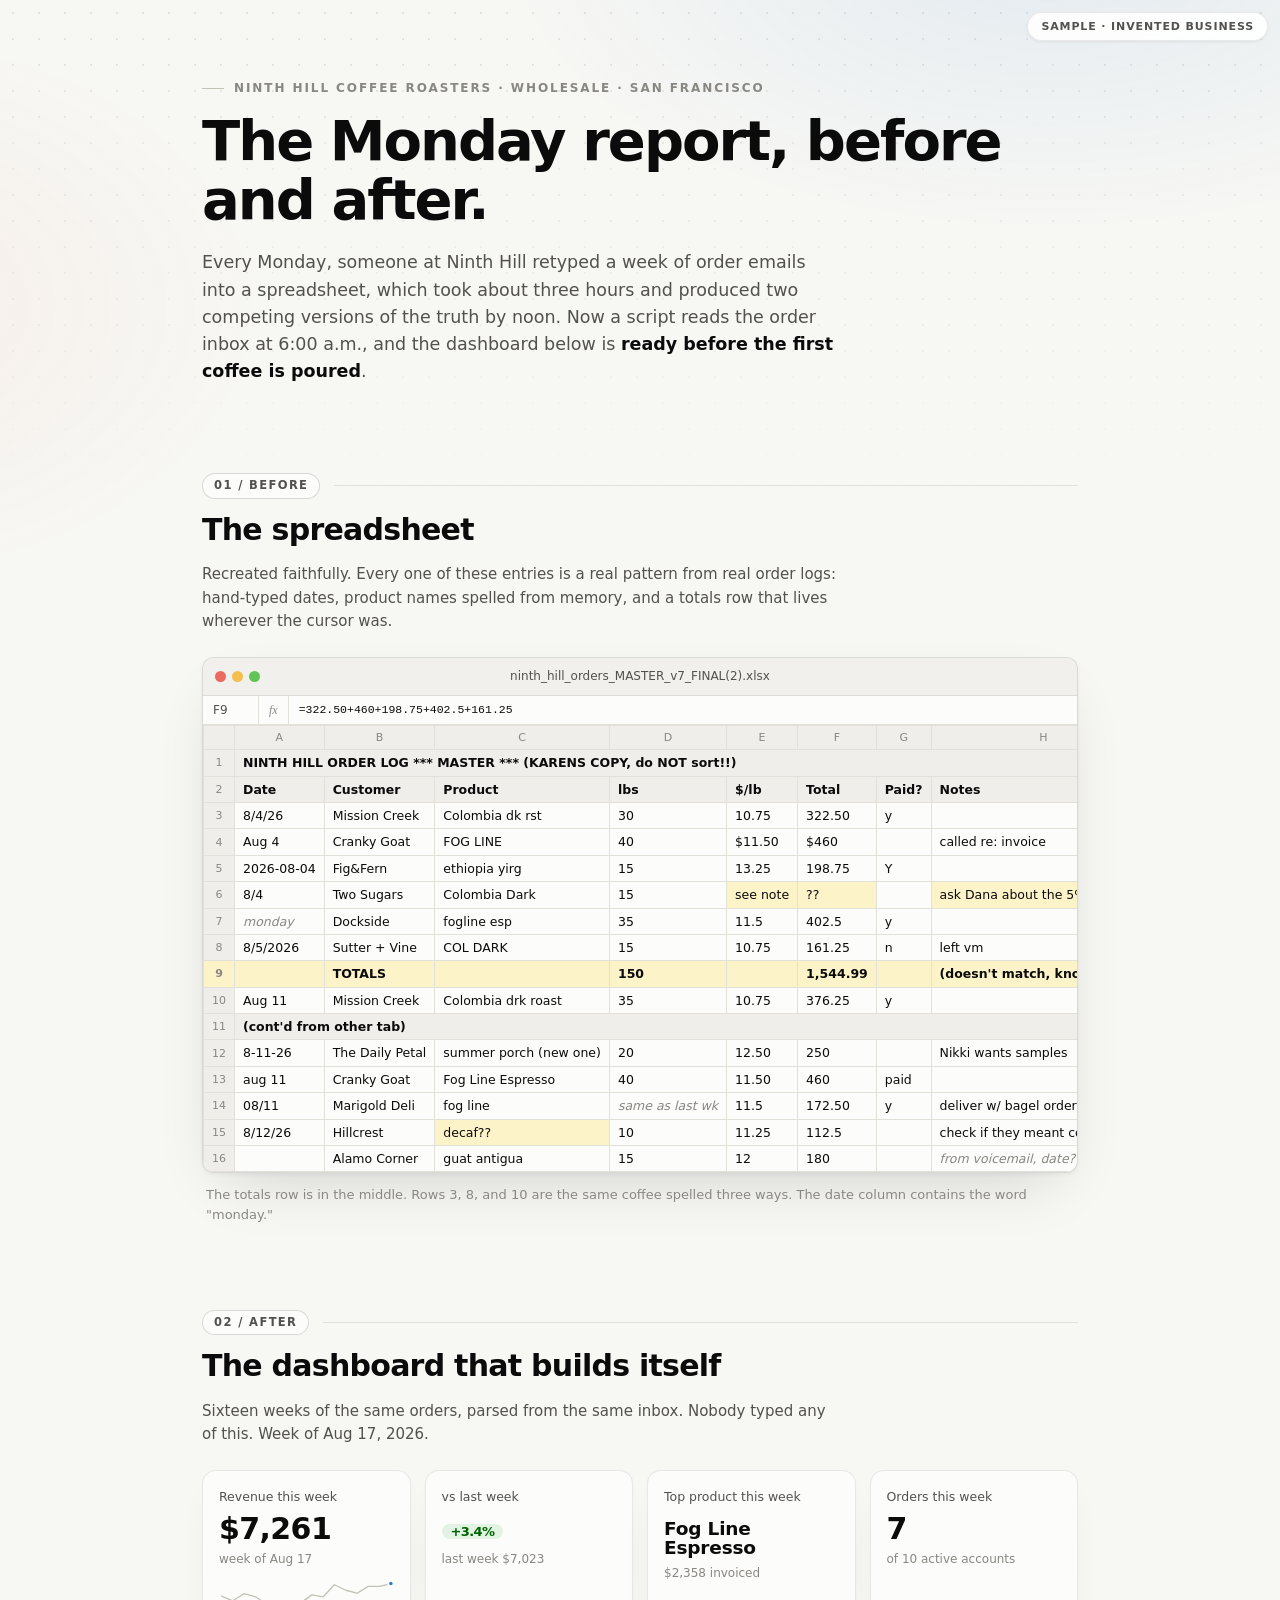
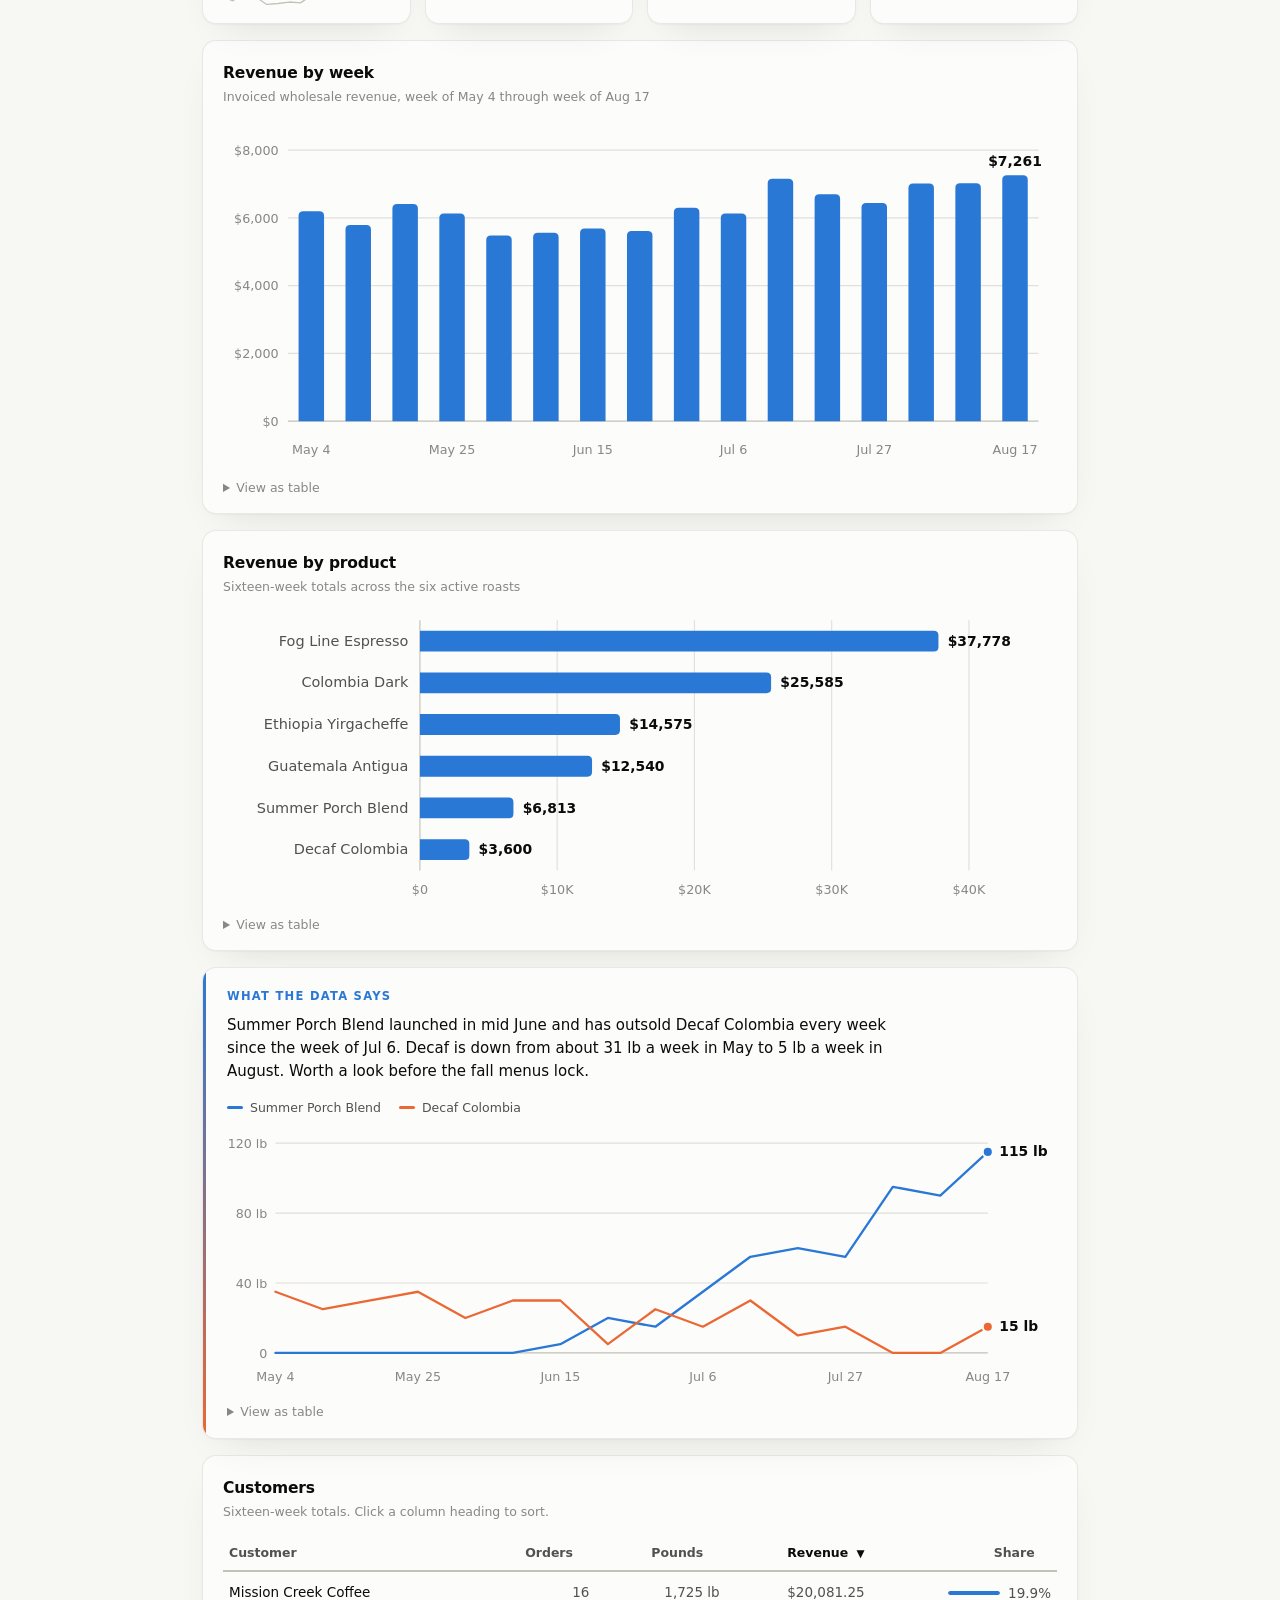
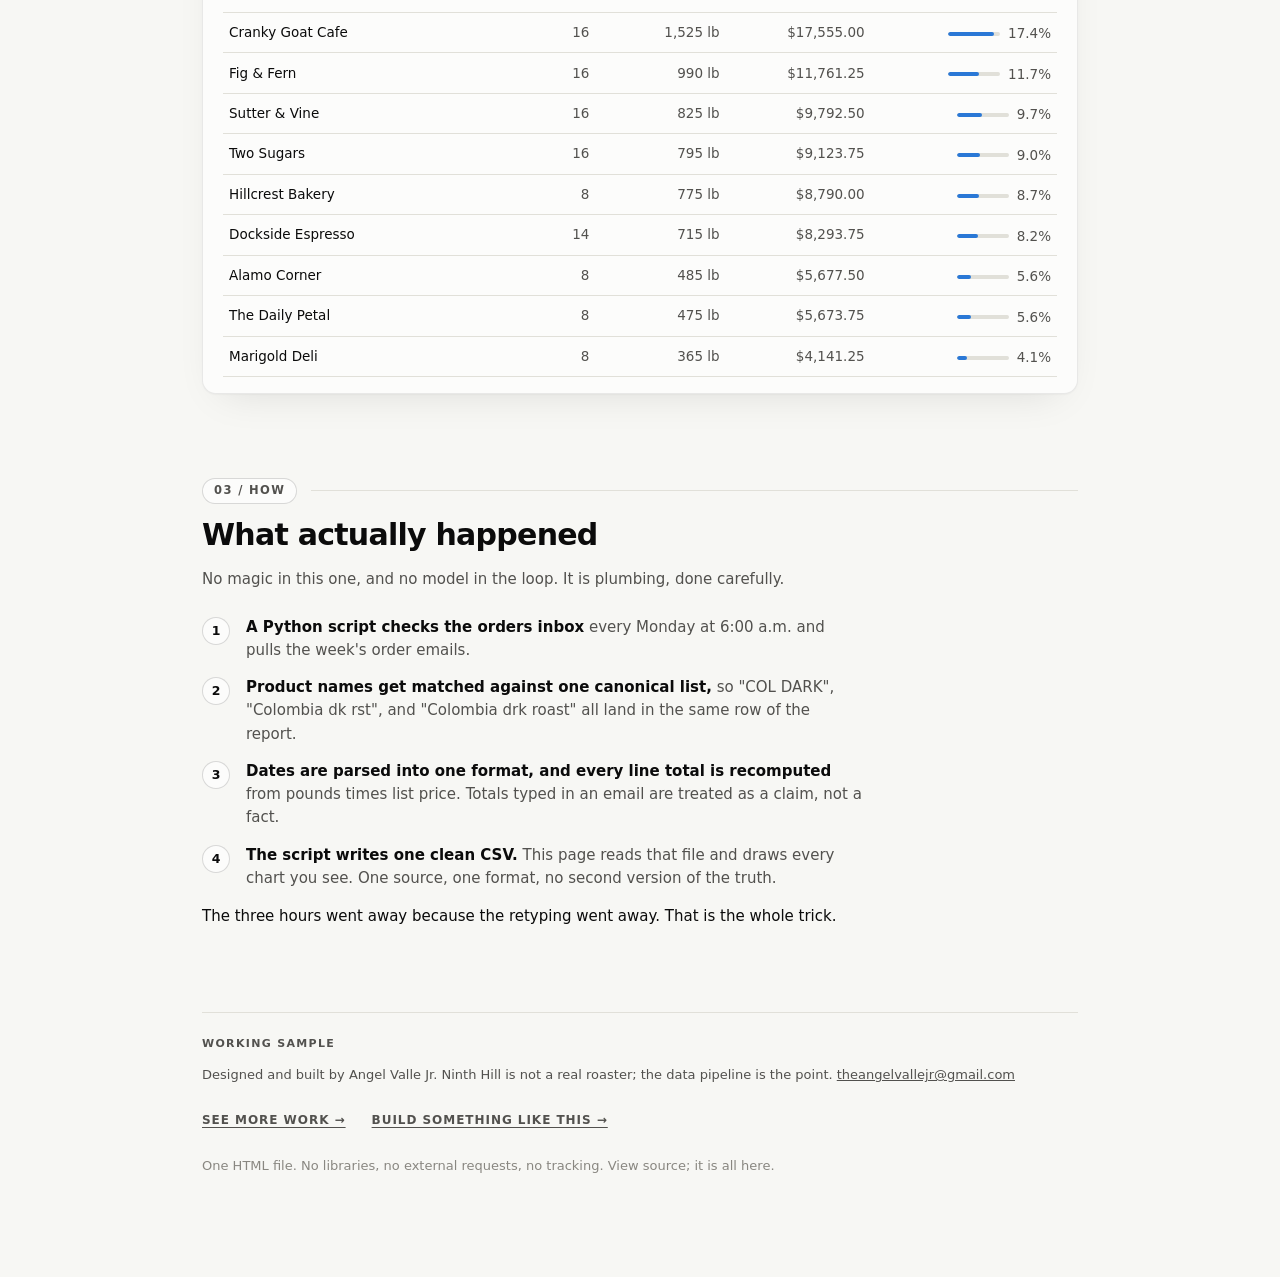
<file: ninthhill-dashboard.html>
<!doctype html>
<html lang="en" data-vt-page="ninthhill">
<head>
<meta charset="utf-8">
<meta name="viewport" content="width=device-width, initial-scale=1">
<title>Ninth Hill Coffee Roasters: the Monday report, before and after</title>
<meta name="description" content="Working sample by Angel Valle Jr.: a wholesale reporting pipeline for an invented coffee roaster. A messy hand-typed spreadsheet becomes a dashboard that builds itself from one clean CSV.">
<meta property="og:title" content="Ninth Hill Coffee Roasters: the Monday report, before and after">
<meta property="og:description" content="Working sample by Angel Valle Jr.: a wholesale reporting pipeline for an invented coffee roaster. A messy hand-typed spreadsheet becomes a dashboard that builds itself from one clean CSV.">
<meta property="og:url" content="https://avjcodes.github.io/ninthhill-dashboard.html">
<meta property="og:type" content="website">
<style>
  :root {
    color-scheme: light;
    --page: #f7f7f4;
    --surface: #fcfcfb;
    --chrome: #f1f0ec;
    --ink: #0b0b0b;
    --ink2: #52514e;
    --muted: #898781;
    --grid: #e1e0d9;
    --axis: #c3c2b7;
    --border: rgba(11,11,11,.08);
    --border-strong: rgba(11,11,11,.15);
    --s1: #2a78d6;
    --s2: #eb6834;
    --good: #006300;
    --good-bg: rgba(12,163,12,.10);
    --hl: #fdf3c8;
    --sheet-head: #efeeea;
    --dot: rgba(11,11,11,.12);
    --glow1: rgba(42,120,214,.09);
    --glow2: rgba(235,104,52,.06);
    --shadow-card: 0 1px 2px rgba(11,11,11,.04), 0 16px 40px -20px rgba(11,11,11,.13);
    --shadow-window: 0 2px 4px rgba(11,11,11,.05), 0 24px 60px -24px rgba(11,11,11,.18);
    --tt-bg: rgba(255,255,255,.88);
  }
  @media (prefers-color-scheme: dark) {
    :root {
      color-scheme: dark;
      --page: #0d0d0d;
      --surface: #1a1a19;
      --chrome: #202020;
      --ink: #ffffff;
      --ink2: #c3c2b7;
      --muted: #898781;
      --grid: #2c2c2a;
      --axis: #383835;
      --border: rgba(255,255,255,.08);
      --border-strong: rgba(255,255,255,.16);
      --s1: #3987e5;
      --s2: #d95926;
      --good: #0ca30c;
      --good-bg: rgba(12,163,12,.14);
      --hl: #3a3320;
      --sheet-head: #242423;
      --dot: rgba(255,255,255,.09);
      --glow1: rgba(57,135,229,.10);
      --glow2: rgba(217,89,38,.07);
      --shadow-card: 0 1px 2px rgba(0,0,0,.35), 0 16px 40px -20px rgba(0,0,0,.55);
      --shadow-window: 0 2px 4px rgba(0,0,0,.4), 0 28px 64px -24px rgba(0,0,0,.65);
      --tt-bg: rgba(26,26,25,.90);
    }
  }
  * { box-sizing: border-box; }
  html, body { margin: 0; padding: 0; }
  body {
    background: var(--page);
    color: var(--ink);
    font-family: system-ui, -apple-system, "Segoe UI", sans-serif;
    line-height: 1.55;
    -webkit-text-size-adjust: 100%;
    overflow-x: hidden;
  }
  /* layered background: two soft glows + a fading dot grid */
  .bg {
    position: fixed; inset: 0; z-index: 0; pointer-events: none;
    background:
      radial-gradient(880px 460px at 82% -6%, var(--glow1), transparent 62%),
      radial-gradient(720px 480px at -12% 34%, var(--glow2), transparent 58%);
  }
  .bg::after {
    content: ""; position: absolute; inset: 0;
    background-image: radial-gradient(var(--dot) 1px, transparent 1.4px);
    background-size: 26px 26px;
    -webkit-mask-image: linear-gradient(to bottom, rgba(0,0,0,.75), transparent 520px);
            mask-image: linear-gradient(to bottom, rgba(0,0,0,.75), transparent 520px);
  }
  .wrap { position: relative; z-index: 1; max-width: 940px; margin: 0 auto; padding: 28px 16px 56px; }
  @media (min-width: 700px) { .wrap { padding: 64px 32px 88px; } }

  .badge {
    position: fixed; top: 12px; right: 12px; z-index: 50;
    font-size: 11px; font-weight: 600; letter-spacing: .08em; text-transform: uppercase;
    color: var(--ink2); background: var(--tt-bg);
    -webkit-backdrop-filter: blur(10px); backdrop-filter: blur(10px);
    border: 1px solid var(--border); border-radius: 999px;
    padding: 5px 13px; box-shadow: 0 1px 3px rgba(0,0,0,.07);
  }

  /* ---- editorial header ---- */
  header { padding: 8px 0 4px; }
  .eyebrow {
    font-size: 12px; font-weight: 600; letter-spacing: .16em; text-transform: uppercase;
    color: var(--muted); margin: 0 0 14px;
    display: inline-flex; align-items: center; gap: 10px;
  }
  .eyebrow::before {
    content: ""; width: 22px; height: 1px; background: var(--axis); display: inline-block;
  }
  h1 {
    font-size: clamp(34px, 6vw, 56px); font-weight: 700;
    line-height: 1.05; margin: 0 0 20px; letter-spacing: -0.035em;
  }
  .lede { font-size: 17.5px; color: var(--ink2); max-width: 640px; margin: 0; }
  .lede strong { color: var(--ink); font-weight: 600; }

  /* ---- section rhythm ---- */
  .section-label {
    display: flex; align-items: center; gap: 14px;
    margin: 84px 0 8px;
  }
  .section-label .num {
    flex: none; font-size: 11.5px; font-weight: 700; letter-spacing: .12em;
    color: var(--ink2); text-transform: uppercase;
    border: 1px solid var(--border-strong); border-radius: 999px;
    padding: 3px 11px; background: var(--surface);
  }
  .section-label::after { content: ""; flex: 1; height: 1px; background: var(--grid); }
  h2 {
    font-size: clamp(22px, 3.6vw, 30px); font-weight: 700; margin: 0;
    letter-spacing: -0.025em;
  }
  .section-sub { color: var(--ink2); font-size: 15px; margin: 10px 0 24px; max-width: 640px; }

  .caption { font-size: 13px; color: var(--muted); margin: 12px 4px 0; }

  /* ---- mock spreadsheet window ---- */
  .window {
    border: 1px solid var(--border-strong); border-radius: 12px;
    background: var(--surface); box-shadow: var(--shadow-window);
    overflow: hidden;
  }
  .winbar {
    display: flex; align-items: center; gap: 10px;
    background: var(--chrome); border-bottom: 1px solid var(--border);
    padding: 9px 12px;
  }
  .winbar .dots { display: inline-flex; gap: 6px; flex: none; }
  .winbar .dots i { width: 11px; height: 11px; border-radius: 50%; display: inline-block; }
  .winbar .dots i:nth-child(1) { background: #ec695f; }
  .winbar .dots i:nth-child(2) { background: #f5bf4f; }
  .winbar .dots i:nth-child(3) { background: #61c454; }
  .winbar .wintitle {
    flex: 1; text-align: center; font-size: 12px; color: var(--ink2);
    white-space: nowrap; overflow: hidden; text-overflow: ellipsis;
    font-weight: 500;
  }
  .winbar .winspace { flex: none; width: 45px; }
  .formulabar {
    display: flex; align-items: center; gap: 0;
    border-bottom: 1px solid var(--grid); background: var(--surface);
    font-size: 12px;
  }
  .formulabar .cellref {
    flex: none; width: 56px; padding: 5px 10px; color: var(--ink2);
    border-right: 1px solid var(--grid); font-variant-numeric: tabular-nums;
  }
  .formulabar .fx {
    flex: none; padding: 5px 10px; color: var(--muted); font-style: italic;
    border-right: 1px solid var(--grid); font-family: Georgia, serif;
  }
  .formulabar .formula {
    flex: 1; padding: 5px 10px; color: var(--ink);
    font-family: ui-monospace, Consolas, monospace; font-size: 11.5px;
    white-space: nowrap; overflow: hidden; text-overflow: ellipsis;
  }
  .sheetwrap { overflow-x: auto; }

  /* ---- the messy sheet (the mess itself is untouched) ---- */
  table.sheet { border-collapse: collapse; min-width: 780px; font-size: 12.5px; width: 100%; }
  table.sheet td, table.sheet th {
    border: 1px solid var(--grid); padding: 3px 8px; text-align: left;
    white-space: nowrap; font-weight: 400; color: var(--ink);
  }
  table.sheet .rn, table.sheet .cl {
    background: var(--sheet-head); color: var(--muted); text-align: center;
    font-size: 11px; min-width: 26px;
  }
  table.sheet .colhead { background: var(--sheet-head); font-weight: 600; }
  table.sheet .totals td { font-weight: 700; background: var(--hl); }
  table.sheet .hl { background: var(--hl); }
  table.sheet .off { color: var(--muted); font-style: italic; }

  /* ---- dashboard ---- */
  .kpis { display: grid; grid-template-columns: repeat(2, 1fr); gap: 10px; margin: 0 0 16px; }
  @media (min-width: 700px) { .kpis { grid-template-columns: repeat(4, 1fr); gap: 14px; } }
  .tile {
    background: var(--surface); border: 1px solid var(--border); border-radius: 14px;
    padding: 16px 16px 14px; box-shadow: var(--shadow-card);
    display: flex; flex-direction: column;
  }
  .tile .lbl { font-size: 12.5px; color: var(--ink2); margin: 0 0 6px; font-weight: 500; }
  .tile .val {
    font-size: 30px; font-weight: 650; line-height: 1.05; margin: 0;
    letter-spacing: -0.02em; font-variant-numeric: tabular-nums;
  }
  .tile .val.small { font-size: 18.5px; padding-top: 6px; letter-spacing: -0.01em; }
  .tile .sub { font-size: 12px; color: var(--muted); margin: 6px 0 0; }
  .pill {
    display: inline-block; font-size: 13px; font-weight: 650;
    color: var(--good); background: var(--good-bg);
    border-radius: 999px; padding: 1px 9px; vertical-align: 3px;
    font-variant-numeric: tabular-nums;
  }
  .tile .spark { margin-top: auto; padding-top: 10px; }
  .tile .spark svg { display: block; width: 100%; height: 30px; overflow: visible; }

  .card {
    background: var(--surface); border: 1px solid var(--border); border-radius: 14px;
    padding: 20px 20px 16px; margin: 0 0 16px; box-shadow: var(--shadow-card);
  }
  .card h3 { font-size: 15.5px; font-weight: 650; margin: 0 0 2px; letter-spacing: -0.01em; }
  .card .sub { font-size: 12.5px; color: var(--muted); margin: 0 0 14px; }
  .chartbox { overflow-x: auto; }
  .chartbox svg { display: block; min-width: 520px; width: 100%; height: auto; }
  svg text { font-family: system-ui, -apple-system, "Segoe UI", sans-serif; }

  .legend { display: flex; gap: 18px; flex-wrap: wrap; margin: 0 0 10px; font-size: 12.5px; color: var(--ink2); }
  .legend .key { display: inline-flex; align-items: center; gap: 7px; }
  .legend .swatch { width: 16px; height: 3px; border-radius: 2px; display: inline-block; }

  details.tableview { margin: 10px 0 0; font-size: 13px; }
  details.tableview summary { cursor: pointer; color: var(--muted); font-size: 12.5px; }
  details.tableview summary:hover { color: var(--ink2); }
  details.tableview table { border-collapse: collapse; margin-top: 8px; }
  details.tableview th, details.tableview td {
    border-bottom: 1px solid var(--grid); padding: 4px 14px 4px 0; text-align: right;
    font-variant-numeric: tabular-nums; color: var(--ink2); font-weight: 400;
  }
  details.tableview th { color: var(--ink); font-weight: 600; }
  details.tableview th:first-child, details.tableview td:first-child { text-align: left; }

  /* customers table */
  table.cust { border-collapse: collapse; width: 100%; min-width: 560px; font-size: 13.5px; }
  table.cust th { border-bottom: 2px solid var(--axis); padding: 0; text-align: right; }
  table.cust th:first-child { text-align: left; }
  table.cust th button {
    all: unset; cursor: pointer; display: block; width: 100%; padding: 8px 6px;
    font-weight: 600; font-size: 12.5px; color: var(--ink2); box-sizing: border-box;
  }
  table.cust th button:hover { color: var(--ink); }
  table.cust th button:focus-visible { outline: 2px solid var(--s1); outline-offset: -2px; border-radius: 4px; }
  table.cust th[aria-sort] button { color: var(--ink); }
  table.cust .arrow { font-size: 10.5px; display: inline-block; min-width: 12px; }
  table.cust .arrow.idle { color: var(--axis); opacity: 0; transition: opacity .15s; }
  table.cust th button:hover .arrow.idle { opacity: 1; }
  table.cust td {
    border-bottom: 1px solid var(--grid); padding: 8px 6px; text-align: right;
    font-variant-numeric: tabular-nums; color: var(--ink2);
  }
  table.cust td:first-child { text-align: left; color: var(--ink); font-weight: 500; }
  table.cust tbody tr { transition: background-color .12s; }
  table.cust tbody tr:hover { background: rgba(137,135,129,.09); background: color-mix(in srgb, var(--ink) 4%, transparent); }
  .sharecell { display: inline-flex; align-items: center; gap: 8px; justify-content: flex-end; }
  .sharebar { width: 52px; height: 4px; border-radius: 2px; background: var(--grid); overflow: hidden; flex: none; }
  .sharebar i { display: block; height: 100%; border-radius: 2px; background: var(--s1); }

  .callout {
    position: relative;
    background: var(--surface); border: 1px solid var(--border); border-radius: 14px;
    padding: 20px 20px 16px 24px; margin: 0 0 16px; box-shadow: var(--shadow-card);
    overflow: hidden;
  }
  .callout::before {
    content: ""; position: absolute; left: 0; top: 0; bottom: 0; width: 3px;
    background: linear-gradient(to bottom, var(--s1), var(--s2));
  }
  .callout .tag { font-size: 11.5px; font-weight: 700; letter-spacing: .11em; text-transform: uppercase; color: var(--s1); margin: 0 0 8px; }
  .callout p { margin: 0 0 14px; font-size: 15px; max-width: 660px; }

  /* what happened */
  ol.plain { margin: 0; padding: 0; max-width: 660px; list-style: none; counter-reset: step; }
  ol.plain li {
    counter-increment: step; position: relative;
    margin: 0 0 14px; padding-left: 44px; color: var(--ink2); font-size: 15px;
  }
  ol.plain li::before {
    content: counter(step);
    position: absolute; left: 0; top: 1px;
    width: 26px; height: 26px; border-radius: 50%;
    border: 1px solid var(--border-strong); background: var(--surface);
    color: var(--ink); font-size: 12.5px; font-weight: 650;
    display: flex; align-items: center; justify-content: center;
  }
  ol.plain li strong { color: var(--ink); font-weight: 600; }
  .kicker { font-size: 15px; color: var(--ink); max-width: 640px; font-weight: 500; }

  footer {
    margin-top: 84px; padding-top: 22px; border-top: 1px solid var(--grid);
    font-size: 13px; color: var(--muted);
  }
  footer a { color: var(--ink2); }
  footer .foot-eyebrow {
    font-size: 11px; font-weight: 700; letter-spacing: .12em; text-transform: uppercase;
    color: var(--ink2); margin: 0 0 6px;
  }
  footer .foot-credit { color: var(--ink2); }
  footer .foot-links { display: flex; flex-wrap: wrap; gap: 0 26px; margin: 0; }
  footer .foot-links a {
    display: inline-flex; align-items: center; min-height: 44px;
    font-size: 12px; font-weight: 600; letter-spacing: .08em;
    color: var(--ink2); text-decoration: underline; text-underline-offset: 3px;
  }
  footer .foot-links a:hover { color: var(--ink); }

  /* tooltip */
  #tt {
    position: fixed; z-index: 60; pointer-events: none; display: none;
    background: var(--tt-bg);
    -webkit-backdrop-filter: blur(10px); backdrop-filter: blur(10px);
    border: 1px solid var(--border); border-radius: 10px;
    box-shadow: 0 2px 6px rgba(0,0,0,.08), 0 12px 28px -8px rgba(0,0,0,.18);
    padding: 9px 12px; font-size: 12.5px;
    max-width: 240px;
  }
  #tt .t-title { color: var(--muted); font-size: 11.5px; margin-bottom: 4px; font-weight: 500; }
  #tt .t-row { display: flex; align-items: center; gap: 7px; margin-top: 3px; }
  #tt .t-key { width: 12px; height: 3px; border-radius: 2px; flex: none; }
  #tt .t-val { font-weight: 650; color: var(--ink); font-variant-numeric: tabular-nums; }
  #tt .t-lbl { color: var(--ink2); }

  /* ---- draw-in animation (motion-safe only) ---- */
  @media (prefers-reduced-motion: no-preference) {
    .anim .bar {
      transform: scaleY(.0001);
      transform-box: fill-box; transform-origin: 50% 100%;
      transition: transform .8s cubic-bezier(.22,.61,.36,1);
    }
    .anim.in .bar { transform: scaleY(1); }
    .anim .hbar {
      transform: scaleX(.0001);
      transform-box: fill-box; transform-origin: 0% 50%;
      transition: transform .8s cubic-bezier(.22,.61,.36,1);
    }
    .anim.in .hbar { transform: scaleX(1); }
    .anim .fadein { opacity: 0; transition: opacity .5s ease .75s; }
    .anim.in .fadein { opacity: 1; }
    .anim.in .lineanim { stroke-dashoffset: 0 !important; }
    .tile { opacity: 0; transform: translateY(8px); transition: opacity .55s ease, transform .55s ease; }
    .kpis.in .tile { opacity: 1; transform: none; }
  }

  /* Page transitions: opt in to the site's cross-document View Transitions */
  @view-transition { navigation: auto; }
  ::view-transition-old(root) { animation: vt-out .26s cubic-bezier(.4,0,1,1) both; }
  ::view-transition-new(root) { animation: vt-in .46s cubic-bezier(.2,.8,.2,1) both; }
  ::view-transition-group(card-open) { animation-duration: .5s; animation-timing-function: cubic-bezier(.2,.8,.2,1); }
  @keyframes vt-out { to { opacity: 0; transform: translateY(-10px); } }
  @keyframes vt-in { from { opacity: 0; transform: translateY(14px); } }
  @media (prefers-reduced-motion: reduce) { ::view-transition-group(*), ::view-transition-old(*), ::view-transition-new(*) { animation: none !important; } }
</style>
</head>
<body>
<div class="bg" aria-hidden="true"></div>
<div class="badge">Sample &middot; invented business</div>
<div id="tt" role="status" aria-hidden="true"></div>

<div class="wrap">

  <header>
    <p class="eyebrow">Ninth Hill Coffee Roasters &middot; wholesale &middot; San Francisco</p>
    <h1>The Monday report, before and after.</h1>
    <p class="lede">Every Monday, someone at Ninth Hill retyped a week of order emails into a spreadsheet, which took about three hours and produced two competing versions of the truth by noon. Now a script reads the order inbox at 6:00 a.m., and the dashboard below is <strong>ready before the first coffee is poured</strong>.</p>
  </header>

  <!-- ============ BEFORE ============ -->
  <section aria-labelledby="before-h">
    <div class="section-label"><span class="num">01 / Before</span></div>
    <h2 id="before-h">The spreadsheet</h2>
    <p class="section-sub">Recreated faithfully. Every one of these entries is a real pattern from real order logs: hand-typed dates, product names spelled from memory, and a totals row that lives wherever the cursor was.</p>

    <div class="window">
      <div class="winbar" aria-hidden="true">
        <span class="dots"><i></i><i></i><i></i></span>
        <span class="wintitle">ninth_hill_orders_MASTER_v7_FINAL(2).xlsx</span>
        <span class="winspace"></span>
      </div>
      <div class="formulabar" aria-hidden="true">
        <span class="cellref">F9</span>
        <span class="fx">fx</span>
        <span class="formula">=322.50+460+198.75+402.5+161.25</span>
      </div>
      <div class="sheetwrap">
        <table class="sheet" aria-label="The old order log spreadsheet, with its inconsistencies preserved">
          <tr><td class="rn"></td><td class="cl">A</td><td class="cl">B</td><td class="cl">C</td><td class="cl">D</td><td class="cl">E</td><td class="cl">F</td><td class="cl">G</td><td class="cl">H</td></tr>
          <tr><td class="rn">1</td><td class="colhead" colspan="8">NINTH HILL ORDER LOG *** MASTER *** (KARENS COPY, do NOT sort!!)</td></tr>
          <tr><td class="rn">2</td><td class="colhead">Date</td><td class="colhead">Customer</td><td class="colhead">Product</td><td class="colhead">lbs</td><td class="colhead">$/lb</td><td class="colhead">Total</td><td class="colhead">Paid?</td><td class="colhead">Notes</td></tr>
          <tr><td class="rn">3</td><td>8/4/26</td><td>Mission Creek</td><td>Colombia dk rst</td><td>30</td><td>10.75</td><td>322.50</td><td>y</td><td></td></tr>
          <tr><td class="rn">4</td><td>Aug 4</td><td>Cranky Goat</td><td>FOG LINE</td><td>40</td><td>$11.50</td><td>$460</td><td></td><td>called re: invoice</td></tr>
          <tr><td class="rn">5</td><td>2026-08-04</td><td>Fig&amp;Fern</td><td>ethiopia yirg</td><td>15</td><td>13.25</td><td>198.75</td><td>Y</td><td></td></tr>
          <tr><td class="rn">6</td><td>8/4</td><td>Two Sugars</td><td>Colombia Dark</td><td>15</td><td class="hl">see note</td><td class="hl">??</td><td></td><td class="hl">ask Dana about the 5% thing</td></tr>
          <tr><td class="rn">7</td><td class="off">monday</td><td>Dockside</td><td>fogline esp</td><td>35</td><td>11.5</td><td>402.5</td><td>y</td><td></td></tr>
          <tr><td class="rn">8</td><td>8/5/2026</td><td>Sutter + Vine</td><td>COL DARK</td><td>15</td><td>10.75</td><td>161.25</td><td>n</td><td>left vm</td></tr>
          <tr class="totals"><td class="rn">9</td><td></td><td>TOTALS</td><td></td><td>150</td><td></td><td>1,544.99</td><td></td><td>(doesn't match, known issue)</td></tr>
          <tr><td class="rn">10</td><td>Aug 11</td><td>Mission Creek</td><td>Colombia drk roast</td><td>35</td><td>10.75</td><td>376.25</td><td>y</td><td></td></tr>
          <tr><td class="rn">11</td><td class="colhead" colspan="8">(cont'd from other tab)</td></tr>
          <tr><td class="rn">12</td><td>8-11-26</td><td>The Daily Petal</td><td>summer porch (new one)</td><td>20</td><td>12.50</td><td>250</td><td></td><td>Nikki wants samples</td></tr>
          <tr><td class="rn">13</td><td>aug 11</td><td>Cranky Goat</td><td>Fog Line Espresso</td><td>40</td><td>11.50</td><td>460</td><td>paid</td><td></td></tr>
          <tr><td class="rn">14</td><td>08/11</td><td>Marigold Deli</td><td>fog line</td><td class="off">same as last wk</td><td>11.5</td><td>172.50</td><td>y</td><td>deliver w/ bagel order</td></tr>
          <tr><td class="rn">15</td><td>8/12/26</td><td>Hillcrest</td><td class="hl">decaf??</td><td>10</td><td>11.25</td><td>112.5</td><td></td><td>check if they meant colombia</td></tr>
          <tr><td class="rn">16</td><td></td><td>Alamo Corner</td><td>guat antigua</td><td>15</td><td>12</td><td>180</td><td></td><td class="off">from voicemail, date??</td></tr>
        </table>
      </div>
    </div>
    <p class="caption">The totals row is in the middle. Rows 3, 8, and 10 are the same coffee spelled three ways. The date column contains the word "monday."</p>
  </section>

  <!-- ============ AFTER ============ -->
  <section aria-labelledby="after-h">
    <div class="section-label"><span class="num">02 / After</span></div>
    <h2 id="after-h">The dashboard that builds itself</h2>
    <p class="section-sub">Sixteen weeks of the same orders, parsed from the same inbox. Nobody typed any of this. Week of <span id="thisweek-label"></span>.</p>

    <div class="kpis" id="kpis"></div>

    <div class="card anim">
      <h3>Revenue by week</h3>
      <p class="sub">Invoiced wholesale revenue, week of May 4 through week of Aug 17</p>
      <div class="chartbox"><svg id="chart-weeks" role="img" aria-label="Bar chart of weekly revenue over sixteen weeks, rising from about 6,200 dollars to 7,261 dollars"></svg></div>
      <div id="weeks-table"></div>
    </div>

    <div class="card anim">
      <h3>Revenue by product</h3>
      <p class="sub">Sixteen-week totals across the six active roasts</p>
      <div class="chartbox"><svg id="chart-products" role="img" aria-label="Horizontal bar chart of revenue by product over sixteen weeks, led by Fog Line Espresso"></svg></div>
      <div id="products-table"></div>
    </div>

    <div class="callout anim">
      <p class="tag">What the data says</p>
      <p id="insight-text">Summer Porch Blend launched in mid June and has outsold Decaf Colombia every week since the week of Jul&nbsp;6. Decaf is down from about 31&nbsp;lb a week in May to 5&nbsp;lb a week in August. Worth a look before the fall menus lock.</p>
      <div class="legend" id="insight-legend"></div>
      <div class="chartbox"><svg id="chart-insight" role="img" aria-label="Line chart comparing weekly pounds of Summer Porch Blend, rising to 115 pounds, against Decaf Colombia, falling toward zero"></svg></div>
      <div id="insight-table"></div>
    </div>

    <div class="card">
      <h3>Customers</h3>
      <p class="sub">Sixteen-week totals. Click a column heading to sort.</p>
      <div class="chartbox">
        <table class="cust" id="cust-table">
          <thead><tr id="cust-head"></tr></thead>
          <tbody id="cust-body"></tbody>
        </table>
      </div>
    </div>
  </section>

  <!-- ============ HOW ============ -->
  <section aria-labelledby="how-h">
    <div class="section-label"><span class="num">03 / How</span></div>
    <h2 id="how-h">What actually happened</h2>
    <p class="section-sub">No magic in this one, and no model in the loop. It is plumbing, done carefully.</p>
    <ol class="plain">
      <li><strong>A Python script checks the orders inbox</strong> every Monday at 6:00 a.m. and pulls the week's order emails.</li>
      <li><strong>Product names get matched against one canonical list,</strong> so "COL DARK", "Colombia dk rst", and "Colombia drk roast" all land in the same row of the report.</li>
      <li><strong>Dates are parsed into one format, and every line total is recomputed</strong> from pounds times list price. Totals typed in an email are treated as a claim, not a fact.</li>
      <li><strong>The script writes one clean CSV.</strong> This page reads that file and draws every chart you see. One source, one format, no second version of the truth.</li>
    </ol>
    <p class="kicker">The three hours went away because the retyping went away. That is the whole trick.</p>
  </section>

  <footer>
    <p class="foot-eyebrow">Working sample</p>
    <p class="foot-credit">Designed and built by Angel Valle Jr. Ninth Hill is not a real roaster; the data pipeline is the point. <a href="mailto:theangelvallejr@gmail.com">theangelvallejr@gmail.com</a></p>
    <p class="foot-links"><a href="https://avjcodes.github.io/">SEE MORE WORK &rarr;</a><a href="https://avjcodes.github.io/#contact">BUILD SOMETHING LIKE THIS &rarr;</a></p>
    <p>One HTML file. No libraries, no external requests, no tracking. View source; it is all here.</p>
  </footer>

</div>

<script>
(function(){
"use strict";

/* ---------- clean dataset (what the pipeline's CSV holds) ---------- */
/* Each row: [weekIndex, customerIndex, productIndex, lbs].
   Revenue is always lbs * list price, never a typed-in total. */
var PRODUCTS = [
  ["Fog Line Espresso", 11.50],
  ["Colombia Dark", 10.75],
  ["Ethiopia Yirgacheffe", 13.25],
  ["Guatemala Antigua", 12.00],
  ["Decaf Colombia", 11.25],
  ["Summer Porch Blend", 12.50]
];
var CUSTOMERS = [
  "Mission Creek Coffee","Cranky Goat Cafe","Dockside Espresso","Fig & Fern","Two Sugars",
  "Sutter & Vine","Hillcrest Bakery","The Daily Petal","Marigold Deli","Alamo Corner"
];
var ORDERS = [[0,0,0,50],[0,0,1,30],[0,0,2,15],[0,0,3,5],[0,0,4,10],[0,1,0,40],[0,1,1,35],[0,1,2,5],[0,1,3,15],[0,2,0,30],[0,2,1,10],[0,2,2,5],[0,3,0,15],[0,3,1,15],[0,3,2,15],[0,3,3,10],[0,3,4,5],[0,4,0,15],[0,4,1,15],[0,4,3,5],[0,4,4,5],[0,5,0,20],[0,5,1,15],[0,5,2,10],[0,5,3,10],[0,6,0,40],[0,6,1,30],[0,6,3,10],[0,6,4,15],[0,8,0,20],[0,8,1,15],[0,8,3,5],[1,0,0,35],[1,0,1,25],[1,0,2,15],[1,0,3,10],[1,0,4,10],[1,1,0,40],[1,1,1,35],[1,1,3,15],[1,1,4,5],[1,2,0,30],[1,2,1,10],[1,2,2,5],[1,2,3,5],[1,3,0,20],[1,3,1,15],[1,3,2,15],[1,3,3,10],[1,3,4,5],[1,4,0,20],[1,4,1,20],[1,4,2,5],[1,4,3,5],[1,4,4,5],[1,5,0,15],[1,5,1,10],[1,5,2,10],[1,5,3,10],[1,7,0,15],[1,7,1,10],[1,7,2,10],[1,7,3,5],[1,9,0,20],[1,9,1,15],[1,9,2,5],[1,9,3,15],[2,0,0,50],[2,0,1,30],[2,0,2,20],[2,0,3,10],[2,1,0,30],[2,1,1,30],[2,1,2,5],[2,1,3,15],[2,1,4,5],[2,2,0,35],[2,2,1,10],[2,2,2,5],[2,3,0,15],[2,3,1,15],[2,3,2,15],[2,3,3,5],[2,3,4,5],[2,4,0,20],[2,4,1,15],[2,4,2,5],[2,4,3,10],[2,4,4,5],[2,5,0,20],[2,5,1,10],[2,5,2,10],[2,5,3,10],[2,6,0,35],[2,6,1,40],[2,6,2,5],[2,6,3,10],[2,6,4,15],[2,8,0,20],[2,8,1,15],[2,8,2,5],[2,8,3,5],[3,0,0,50],[3,0,1,30],[3,0,2,15],[3,0,3,10],[3,0,4,10],[3,1,0,40],[3,1,1,30],[3,1,3,15],[3,1,4,10],[3,2,0,30],[3,2,1,10],[3,2,2,5],[3,2,3,5],[3,3,0,15],[3,3,1,15],[3,3,2,15],[3,3,3,5],[3,3,4,5],[3,4,0,20],[3,4,1,10],[3,4,2,5],[3,4,3,10],[3,4,4,5],[3,5,0,15],[3,5,1,15],[3,5,2,10],[3,5,3,10],[3,7,0,20],[3,7,1,15],[3,7,2,10],[3,7,3,5],[3,7,4,5],[3,9,0,25],[3,9,1,15],[3,9,2,5],[3,9,3,15],[4,0,0,35],[4,0,1,25],[4,0,2,15],[4,1,0,25],[4,1,1,30],[4,1,2,5],[4,1,3,15],[4,2,0,30],[4,2,1,10],[4,2,2,5],[4,3,0,15],[4,3,1,15],[4,3,2,15],[4,3,3,5],[4,3,4,5],[4,4,0,20],[4,4,1,10],[4,4,2,5],[4,4,3,10],[4,4,4,5],[4,5,0,15],[4,5,1,10],[4,5,2,10],[4,5,3,10],[4,6,0,35],[4,6,1,30],[4,6,2,5],[4,6,3,10],[4,6,4,10],[4,8,0,20],[4,8,1,15],[4,8,3,5],[5,0,0,40],[5,0,1,30],[5,0,2,15],[5,0,3,10],[5,0,4,10],[5,1,0,35],[5,1,1,30],[5,1,3,15],[5,1,4,5],[5,2,0,25],[5,2,1,10],[5,2,2,5],[5,2,4,5],[5,3,0,15],[5,3,1,10],[5,3,2,15],[5,3,3,5],[5,3,4,5],[5,4,0,15],[5,4,1,15],[5,4,3,10],[5,4,4,5],[5,5,0,15],[5,5,1,10],[5,5,2,10],[5,5,3,10],[5,7,0,20],[5,7,1,10],[5,7,2,15],[5,7,3,5],[5,9,0,20],[5,9,1,15],[5,9,2,5],[5,9,3,15],[6,0,0,45],[6,0,1,35],[6,0,2,15],[6,0,5,5],[6,1,0,35],[6,1,1,30],[6,1,2,10],[6,1,3,15],[6,2,0,25],[6,2,1,10],[6,2,2,5],[6,3,0,15],[6,3,1,15],[6,3,2,10],[6,3,3,5],[6,3,4,5],[6,4,0,20],[6,4,1,15],[6,4,3,5],[6,4,4,5],[6,5,0,15],[6,5,1,10],[6,5,2,10],[6,5,3,10],[6,6,0,25],[6,6,1,30],[6,6,3,15],[6,6,4,15],[6,8,0,20],[6,8,1,10],[6,8,3,5],[6,8,4,5],[7,0,0,35],[7,0,1,30],[7,0,2,15],[7,0,3,10],[7,0,5,5],[7,1,0,35],[7,1,1,25],[7,1,2,10],[7,1,3,10],[7,2,0,30],[7,2,1,10],[7,2,2,5],[7,3,0,15],[7,3,1,15],[7,3,2,15],[7,3,3,5],[7,3,4,5],[7,3,5,5],[7,4,0,15],[7,4,1,15],[7,4,2,5],[7,4,3,10],[7,5,0,20],[7,5,1,10],[7,5,2,10],[7,5,3,10],[7,5,5,5],[7,7,0,20],[7,7,1,10],[7,7,2,15],[7,7,5,5],[7,9,0,20],[7,9,1,10],[7,9,2,5],[7,9,3,15],[8,0,0,45],[8,0,1,35],[8,0,2,15],[8,0,3,10],[8,0,4,5],[8,1,0,30],[8,1,1,30],[8,1,2,10],[8,1,3,15],[8,1,5,10],[8,2,0,35],[8,2,1,10],[8,2,2,5],[8,3,0,15],[8,3,1,15],[8,3,2,15],[8,3,3,5],[8,3,4,5],[8,3,5,5],[8,4,0,20],[8,4,1,15],[8,4,3,5],[8,5,0,15],[8,5,1,10],[8,5,2,10],[8,5,3,10],[8,6,0,30],[8,6,1,35],[8,6,2,5],[8,6,3,15],[8,6,4,10],[8,8,0,20],[8,8,1,15],[8,8,2,5],[8,8,3,5],[8,8,4,5],[9,0,0,35],[9,0,1,30],[9,0,2,15],[9,0,3,10],[9,0,4,10],[9,1,0,30],[9,1,1,30],[9,1,2,5],[9,1,3,15],[9,1,5,10],[9,2,0,30],[9,2,1,15],[9,2,2,5],[9,2,5,5],[9,3,0,15],[9,3,1,15],[9,3,2,15],[9,3,3,10],[9,3,4,5],[9,3,5,5],[9,4,0,20],[9,4,1,15],[9,4,3,10],[9,4,5,5],[9,5,0,15],[9,5,1,10],[9,5,2,10],[9,5,3,10],[9,7,0,20],[9,7,1,10],[9,7,2,15],[9,7,3,5],[9,7,5,10],[9,9,0,20],[9,9,1,15],[9,9,2,10],[9,9,3,15],[10,0,0,45],[10,0,1,30],[10,0,2,15],[10,0,3,10],[10,0,4,5],[10,0,5,15],[10,1,0,35],[10,1,1,30],[10,1,2,10],[10,1,3,15],[10,1,5,10],[10,2,0,35],[10,2,1,10],[10,2,2,5],[10,2,3,5],[10,2,5,5],[10,3,0,20],[10,3,1,15],[10,3,2,15],[10,3,3,5],[10,3,4,5],[10,3,5,10],[10,4,0,20],[10,4,1,15],[10,4,2,5],[10,4,3,5],[10,4,4,5],[10,4,5,5],[10,5,0,15],[10,5,1,10],[10,5,2,15],[10,5,3,10],[10,5,5,5],[10,6,0,30],[10,6,1,40],[10,6,2,5],[10,6,3,15],[10,6,4,10],[10,6,5,5],[10,8,0,25],[10,8,1,15],[10,8,3,5],[10,8,4,5],[11,0,0,40],[11,0,1,35],[11,0,2,20],[11,0,3,10],[11,0,4,5],[11,0,5,10],[11,1,0,35],[11,1,1,30],[11,1,2,5],[11,1,3,20],[11,1,5,10],[11,2,0,35],[11,2,1,10],[11,2,2,10],[11,2,5,5],[11,3,0,15],[11,3,1,15],[11,3,2,20],[11,3,3,5],[11,3,4,5],[11,3,5,10],[11,4,0,15],[11,4,1,15],[11,4,3,10],[11,4,5,5],[11,5,0,15],[11,5,1,15],[11,5,2,10],[11,5,3,5],[11,5,5,10],[11,7,0,20],[11,7,1,10],[11,7,2,15],[11,7,3,5],[11,7,5,10],[11,9,0,25],[11,9,1,15],[11,9,2,10],[11,9,3,10],[12,0,0,40],[12,0,1,30],[12,0,2,15],[12,0,3,10],[12,0,5,15],[12,1,0,35],[12,1,1,35],[12,1,2,10],[12,1,3,15],[12,1,4,5],[12,1,5,15],[12,3,0,15],[12,3,1,15],[12,3,2,15],[12,3,3,5],[12,3,5,10],[12,4,0,20],[12,4,1,15],[12,4,3,10],[12,4,5,5],[12,5,0,15],[12,5,1,10],[12,5,2,10],[12,5,3,10],[12,5,5,10],[12,6,0,40],[12,6,1,40],[12,6,2,5],[12,6,3,15],[12,6,4,10],[12,8,0,30],[12,8,1,20],[12,8,3,5],[13,0,0,50],[13,0,1,25],[13,0,2,15],[13,0,5,15],[13,1,0,35],[13,1,1,35],[13,1,2,10],[13,1,3,15],[13,1,5,20],[13,2,0,30],[13,2,1,10],[13,2,2,5],[13,2,3,5],[13,2,5,10],[13,3,0,15],[13,3,1,15],[13,3,2,15],[13,3,3,5],[13,3,5,10],[13,4,0,20],[13,4,1,20],[13,4,3,10],[13,4,5,5],[13,5,0,15],[13,5,1,10],[13,5,2,10],[13,5,3,10],[13,5,5,10],[13,7,0,25],[13,7,1,15],[13,7,2,20],[13,7,3,5],[13,7,5,15],[13,9,0,20],[13,9,1,10],[13,9,2,10],[13,9,3,15],[13,9,5,10],[14,0,0,50],[14,0,1,25],[14,0,2,20],[14,0,3,10],[14,0,5,20],[14,1,0,30],[14,1,1,30],[14,1,2,10],[14,1,3,15],[14,1,5,15],[14,2,0,25],[14,2,1,15],[14,2,2,10],[14,2,5,10],[14,3,0,15],[14,3,1,15],[14,3,2,20],[14,3,3,5],[14,3,5,15],[14,4,0,25],[14,4,1,15],[14,4,3,5],[14,4,5,10],[14,5,0,15],[14,5,1,10],[14,5,2,10],[14,5,3,10],[14,5,5,10],[14,6,0,35],[14,6,1,35],[14,6,3,10],[14,6,5,10],[14,8,0,25],[14,8,1,15],[14,8,3,5],[15,0,0,55],[15,0,1,30],[15,0,2,20],[15,0,4,5],[15,0,5,20],[15,1,0,45],[15,1,1,30],[15,1,3,15],[15,1,5,20],[15,3,0,20],[15,3,1,15],[15,3,2,15],[15,3,3,10],[15,3,4,5],[15,3,5,20],[15,4,0,20],[15,4,1,15],[15,4,2,5],[15,4,3,10],[15,4,5,10],[15,5,0,15],[15,5,1,15],[15,5,2,15],[15,5,3,10],[15,5,5,15],[15,7,0,20],[15,7,1,15],[15,7,2,20],[15,7,4,5],[15,7,5,20],[15,9,0,30],[15,9,1,15],[15,9,2,10],[15,9,3,15],[15,9,5,10]];

var NWEEKS = 16;
var MONTHS = ["Jan","Feb","Mar","Apr","May","Jun","Jul","Aug","Sep","Oct","Nov","Dec"];
var WEEK0 = new Date(2026, 4, 4); /* Monday, May 4 2026 */
var WEEKS = [];
for (var i = 0; i < NWEEKS; i++) {
  var d = new Date(WEEK0.getTime() + i * 7 * 86400000);
  WEEKS.push(MONTHS[d.getMonth()] + " " + d.getDate());
}

function revOf(r){ return r[3] * PRODUCTS[r[2]][1]; }
function money(n){ return "$" + Math.round(n).toLocaleString("en-US"); }
function moneyCents(n){
  return "$" + n.toLocaleString("en-US", {minimumFractionDigits: 2, maximumFractionDigits: 2});
}

var motionOK = window.matchMedia &&
  window.matchMedia("(prefers-reduced-motion: no-preference)").matches;

/* ---------- aggregations ---------- */
var weekRev = [], weekOrders = [];
for (i = 0; i < NWEEKS; i++){ weekRev.push(0); weekOrders.push({}); }
var prodRev = PRODUCTS.map(function(){ return 0; });
var prodLbs = PRODUCTS.map(function(){ return 0; });
var prodRevThis = PRODUCTS.map(function(){ return 0; });
var cust = CUSTOMERS.map(function(n){ return { name: n, orders: 0, lbs: 0, rev: 0, _wk: {} }; });
var decafLbs = [], porchLbs = [];
for (i = 0; i < NWEEKS; i++){ decafLbs.push(0); porchLbs.push(0); }

ORDERS.forEach(function(r){
  var w = r[0], c = r[1], p = r[2], rev = revOf(r);
  weekRev[w] += rev;
  weekOrders[w][c] = true;
  prodRev[p] += rev;
  prodLbs[p] += r[3];
  if (w === NWEEKS - 1) prodRevThis[p] += rev;
  var cu = cust[c];
  cu.lbs += r[3]; cu.rev += rev; cu._wk[w] = true;
  if (p === 4) decafLbs[w] += r[3];
  if (p === 5) porchLbs[w] += r[3];
});
cust.forEach(function(cu){ cu.orders = Object.keys(cu._wk).length; delete cu._wk; });

var thisWeek = weekRev[NWEEKS - 1];
var lastWeek = weekRev[NWEEKS - 2];
var deltaPct = (thisWeek / lastWeek - 1) * 100;
var ordersThisWeek = Object.keys(weekOrders[NWEEKS - 1]).length;
var totalRev = weekRev.reduce(function(a, b){ return a + b; }, 0);

var topThisIdx = 0;
prodRevThis.forEach(function(v, idx){ if (v > prodRevThis[topThisIdx]) topThisIdx = idx; });

document.getElementById("thisweek-label").textContent = WEEKS[NWEEKS - 1] + ", 2026";

/* ---------- tooltip ---------- */
var tt = document.getElementById("tt");
function ttShow(title, rows, x, y){
  while (tt.firstChild) tt.removeChild(tt.firstChild);
  var t = document.createElement("div"); t.className = "t-title"; t.textContent = title; tt.appendChild(t);
  rows.forEach(function(r){
    var row = document.createElement("div"); row.className = "t-row";
    if (r.color){ var k = document.createElement("span"); k.className = "t-key"; k.style.background = r.color; row.appendChild(k); }
    var v = document.createElement("span"); v.className = "t-val"; v.textContent = r.value; row.appendChild(v);
    if (r.label){ var l = document.createElement("span"); l.className = "t-lbl"; l.textContent = r.label; row.appendChild(l); }
    tt.appendChild(row);
  });
  tt.style.display = "block";
  ttMove(x, y);
}
function ttMove(x, y){
  var w = tt.offsetWidth, h = tt.offsetHeight;
  var px = x + 14, py = y - h - 10;
  if (px + w > window.innerWidth - 8) px = x - w - 14;
  if (py < 8) py = y + 16;
  tt.style.left = px + "px"; tt.style.top = py + "px";
}
function ttHide(){ tt.style.display = "none"; }

/* ---------- svg helpers ---------- */
var NS = "http://www.w3.org/2000/svg";
function el(name, attrs, parent){
  var e = document.createElementNS(NS, name);
  for (var k in attrs) e.setAttribute(k, attrs[k]);
  if (parent) parent.appendChild(e);
  return e;
}
function txt(parent, s, attrs){
  var e = el("text", attrs, parent);
  e.textContent = s;
  return e;
}
/* vertical bar, 4px rounded data end, square baseline */
function barPath(x, y, w, h, r){
  r = Math.min(r, h, w / 2);
  return "M" + x + "," + (y + h) +
         " L" + x + "," + (y + r) +
         " Q" + x + "," + y + " " + (x + r) + "," + y +
         " L" + (x + w - r) + "," + y +
         " Q" + (x + w) + "," + y + " " + (x + w) + "," + (y + r) +
         " L" + (x + w) + "," + (y + h) + " Z";
}
/* horizontal bar, 4px rounded data end (right), square baseline (left) */
function hbarPath(x, y, w, h, r){
  r = Math.min(r, w, h / 2);
  return "M" + x + "," + y +
         " L" + (x + w - r) + "," + y +
         " Q" + (x + w) + "," + y + " " + (x + w) + "," + (y + r) +
         " L" + (x + w) + "," + (y + h - r) +
         " Q" + (x + w) + "," + (y + h) + " " + (x + w - r) + "," + (y + h) +
         " L" + x + "," + (y + h) + " Z";
}
function attachHover(target, getTitle, getRows, lift){
  function over(ev){
    if (lift) lift(true);
    ttShow(getTitle(), getRows(), ev.clientX, ev.clientY);
  }
  target.addEventListener("pointerenter", over);
  target.addEventListener("pointermove", function(ev){ ttMove(ev.clientX, ev.clientY); });
  target.addEventListener("pointerleave", function(){ if (lift) lift(false); ttHide(); });
  target.addEventListener("focus", function(){
    if (lift) lift(true);
    var b = target.getBoundingClientRect();
    ttShow(getTitle(), getRows(), b.left + b.width / 2, b.top);
  });
  target.addEventListener("blur", function(){ if (lift) lift(false); ttHide(); });
}
function tableView(mount, summary, headers, rows){
  var det = document.createElement("details"); det.className = "tableview";
  var sum = document.createElement("summary"); sum.textContent = summary; det.appendChild(sum);
  var tbl = document.createElement("table");
  var trh = document.createElement("tr");
  headers.forEach(function(h){ var th = document.createElement("th"); th.textContent = h; trh.appendChild(th); });
  tbl.appendChild(trh);
  rows.forEach(function(r){
    var tr = document.createElement("tr");
    r.forEach(function(c){ var td = document.createElement("td"); td.textContent = c; tr.appendChild(td); });
    tbl.appendChild(tr);
  });
  det.appendChild(tbl);
  document.getElementById(mount).appendChild(det);
}
var css = getComputedStyle(document.documentElement);
function tok(name){ return css.getPropertyValue(name).trim(); }

/* ---------- KPI tiles ---------- */
(function(){
  var host = document.getElementById("kpis");
  function tile(label, value, sub, opts){
    opts = opts || {};
    var t = document.createElement("div"); t.className = "tile";
    if (motionOK) t.style.transitionDelay = (host.children.length * 70) + "ms";
    var l = document.createElement("p"); l.className = "lbl"; l.textContent = label; t.appendChild(l);
    var v = document.createElement("p"); v.className = "val" + (opts.small ? " small" : "");
    if (opts.pill){
      var pl = document.createElement("span"); pl.className = "pill"; pl.textContent = value;
      v.appendChild(pl);
    } else {
      v.textContent = value;
      if (opts.color) v.style.color = opts.color;
    }
    t.appendChild(v);
    if (sub){
      var s = document.createElement("p"); s.className = "sub"; s.textContent = sub;
      t.appendChild(s);
    }
    host.appendChild(t);
    return t;
  }
  var t1 = tile("Revenue this week", money(thisWeek), "week of " + WEEKS[NWEEKS - 1]);
  /* sparkline from the same 16-week series: de-emphasis line, accent end dot */
  (function(){
    var wrap = document.createElement("div"); wrap.className = "spark";
    var sw = 200, sh = 30, pad = 3;
    var svg = el("svg", { viewBox: "0 0 " + sw + " " + sh, "aria-hidden": "true" });
    var lo = Math.min.apply(null, weekRev), hi = Math.max.apply(null, weekRev);
    function px(idx){ return pad + idx / (NWEEKS - 1) * (sw - pad * 2); }
    function py(v){ return pad + (1 - (v - lo) / (hi - lo)) * (sh - pad * 2); }
    var dd = weekRev.map(function(v, idx){
      return (idx === 0 ? "M" : "L") + px(idx).toFixed(1) + "," + py(v).toFixed(1);
    }).join(" ");
    el("path", { d: dd, fill: "none", stroke: "var(--axis)", "stroke-width": 1.5,
      "stroke-linejoin": "round", "stroke-linecap": "round" }, svg);
    el("circle", { cx: px(NWEEKS - 1), cy: py(weekRev[NWEEKS - 1]), r: 3,
      fill: "var(--s1)", stroke: "var(--surface)", "stroke-width": 2 }, svg);
    wrap.appendChild(svg);
    t1.appendChild(wrap);
  })();
  tile("vs last week", (deltaPct >= 0 ? "+" : "") + deltaPct.toFixed(1) + "%",
       "last week " + money(lastWeek), { pill: deltaPct >= 0 });
  tile("Top product this week", PRODUCTS[topThisIdx][0], money(prodRevThis[topThisIdx]) + " invoiced", { small: true });
  tile("Orders this week", String(ordersThisWeek), "of " + CUSTOMERS.length + " active accounts");
})();

/* ---------- chart 1: revenue by week ---------- */
(function(){
  var svg = document.getElementById("chart-weeks");
  var W = 720, H = 300, mL = 56, mR = 16, mT = 26, mB = 40;
  svg.setAttribute("viewBox", "0 0 " + W + " " + H);
  var pw = W - mL - mR, ph = H - mT - mB;
  var yMax = 8000;
  function sy(v){ return mT + ph - (v / yMax) * ph; }

  /* gridlines + y ticks */
  for (var g = 0; g <= yMax; g += 2000){
    var y = sy(g);
    el("line", { x1: mL, x2: W - mR, y1: y, y2: y,
      stroke: g === 0 ? "var(--axis)" : "var(--grid)", "stroke-width": 1 }, svg);
    txt(svg, g === 0 ? "$0" : "$" + g.toLocaleString("en-US"),
      { x: mL - 8, y: y + 4, "text-anchor": "end", "font-size": 11, fill: "var(--muted)" });
  }

  var band = pw / NWEEKS, bw = 22;
  weekRev.forEach(function(v, wi){
    var x = mL + wi * band + (band - bw) / 2;
    var y = sy(v);
    var bar = el("path", { d: barPath(x, y, bw, mT + ph - y, 4),
      fill: "var(--s1)", "class": "bar" }, svg);
    if (motionOK) bar.style.transitionDelay = (wi * 28) + "ms";
    /* x labels every 3rd week */
    if (wi % 3 === 0){
      txt(svg, WEEKS[wi], { x: mL + wi * band + band / 2, y: H - 12,
        "text-anchor": "middle", "font-size": 11, fill: "var(--muted)" });
    }
    /* direct label on the latest bar only */
    if (wi === NWEEKS - 1){
      txt(svg, money(v), { x: x + bw / 2, y: y - 8, "text-anchor": "middle",
        "font-size": 12, "font-weight": 600, fill: "var(--ink)", "class": "fadein" });
    }
    /* hit target: the whole band, taller than the mark */
    var hit = el("rect", { x: mL + wi * band, y: mT, width: band, height: ph,
      fill: "transparent", tabindex: 0 }, svg);
    hit.setAttribute("aria-label", "Week of " + WEEKS[wi] + ": " + money(v) +
      ", " + Object.keys(weekOrders[wi]).length + " orders");
    attachHover(hit,
      function(){ return "Week of " + WEEKS[wi] + ", 2026"; },
      function(){ return [
        { value: moneyCents(v), label: "revenue", color: tok("--s1") },
        { value: String(Object.keys(weekOrders[wi]).length), label: "orders" }
      ]; },
      function(on){ bar.setAttribute("opacity", on ? "0.8" : "1"); });
  });

  tableView("weeks-table", "View as table", ["Week of", "Revenue", "Orders"],
    weekRev.map(function(v, wi){
      return [WEEKS[wi], moneyCents(v), String(Object.keys(weekOrders[wi]).length)];
    }));
})();

/* ---------- chart 2: revenue by product (horizontal bars) ---------- */
(function(){
  var svg = document.getElementById("chart-products");
  var order = PRODUCTS.map(function(_, idx){ return idx; })
    .sort(function(a, b){ return prodRev[b] - prodRev[a]; });
  var rowH = 36, mL = 170, mR = 76, mT = 8, mB = 30;
  var W = 720, H = mT + order.length * rowH + mB;
  svg.setAttribute("viewBox", "0 0 " + W + " " + H);
  var pw = W - mL - mR;
  var xMax = 40000;
  function sx(v){ return mL + (v / xMax) * pw; }

  for (var g = 0; g <= xMax; g += 10000){
    var x = sx(g);
    el("line", { x1: x, x2: x, y1: mT, y2: H - mB,
      stroke: g === 0 ? "var(--axis)" : "var(--grid)", "stroke-width": 1 }, svg);
    txt(svg, g === 0 ? "$0" : "$" + (g / 1000) + "K",
      { x: x, y: H - 10, "text-anchor": "middle", "font-size": 11, fill: "var(--muted)" });
  }

  order.forEach(function(pi, row){
    var v = prodRev[pi];
    var y = mT + row * rowH + (rowH - 18) / 2;
    txt(svg, PRODUCTS[pi][0], { x: mL - 10, y: y + 13, "text-anchor": "end",
      "font-size": 12.5, fill: "var(--ink2)" });
    var bar = el("path", { d: hbarPath(mL, y, sx(v) - mL, 18, 4),
      fill: "var(--s1)", "class": "hbar" }, svg);
    if (motionOK) bar.style.transitionDelay = (row * 70) + "ms";
    txt(svg, money(v), { x: sx(v) + 8, y: y + 13, "font-size": 12,
      "font-weight": 600, fill: "var(--ink)", "class": "fadein" });
    var hit = el("rect", { x: 0, y: mT + row * rowH, width: W, height: rowH,
      fill: "transparent", tabindex: 0 }, svg);
    hit.setAttribute("aria-label", PRODUCTS[pi][0] + ": " + money(v) +
      " over sixteen weeks, " + prodLbs[pi].toLocaleString("en-US") + " pounds");
    attachHover(hit,
      function(){ return PRODUCTS[pi][0]; },
      function(){ return [
        { value: moneyCents(v), label: "over 16 weeks", color: tok("--s1") },
        { value: prodLbs[pi].toLocaleString("en-US") + " lb", label: "at " + moneyCents(PRODUCTS[pi][1]) + "/lb" }
      ]; },
      function(on){ bar.setAttribute("opacity", on ? "0.8" : "1"); });
  });

  tableView("products-table", "View as table", ["Product", "Pounds", "Revenue"],
    order.map(function(pi){
      return [PRODUCTS[pi][0], prodLbs[pi].toLocaleString("en-US"), moneyCents(prodRev[pi])];
    }));
})();

/* ---------- chart 3: insight, porch vs decaf (two lines) ---------- */
(function(){
  var series = [
    { name: "Summer Porch Blend", data: porchLbs, color: "var(--s1)", hex: function(){ return tok("--s1"); } },
    { name: "Decaf Colombia", data: decafLbs, color: "var(--s2)", hex: function(){ return tok("--s2"); } }
  ];

  /* legend (line keys) */
  var leg = document.getElementById("insight-legend");
  series.forEach(function(s){
    var k = document.createElement("span"); k.className = "key";
    var sw = document.createElement("span"); sw.className = "swatch"; sw.style.background = s.color;
    k.appendChild(sw); k.appendChild(document.createTextNode(s.name));
    leg.appendChild(k);
  });

  var svg = document.getElementById("chart-insight");
  var W = 720, H = 230, mL = 42, mR = 60, mT = 14, mB = 34;
  svg.setAttribute("viewBox", "0 0 " + W + " " + H);
  var pw = W - mL - mR, ph = H - mT - mB;
  var yMax = 120;
  function sy(v){ return mT + ph - (v / yMax) * ph; }
  function sx(wi){ return mL + (wi / (NWEEKS - 1)) * pw; }

  for (var g = 0; g <= yMax; g += 40){
    var y = sy(g);
    el("line", { x1: mL, x2: W - mR, y1: y, y2: y,
      stroke: g === 0 ? "var(--axis)" : "var(--grid)", "stroke-width": 1 }, svg);
    txt(svg, g === 0 ? "0" : g + " lb", { x: mL - 7, y: y + 4, "text-anchor": "end",
      "font-size": 11, fill: "var(--muted)" });
  }
  for (var wi = 0; wi < NWEEKS; wi += 3){
    txt(svg, WEEKS[wi], { x: sx(wi), y: H - 10, "text-anchor": "middle",
      "font-size": 11, fill: "var(--muted)" });
  }

  var crosshair = el("line", { x1: 0, x2: 0, y1: mT, y2: mT + ph,
    stroke: "var(--axis)", "stroke-width": 1, opacity: 0 }, svg);

  series.forEach(function(s, si){
    var d = s.data.map(function(v, idx){
      return (idx === 0 ? "M" : "L") + sx(idx) + "," + sy(v);
    }).join(" ");
    var path = el("path", { d: d, fill: "none", stroke: s.color, "stroke-width": 2,
      "stroke-linejoin": "round", "stroke-linecap": "round" }, svg);
    if (motionOK){
      var L = path.getTotalLength();
      path.setAttribute("class", "lineanim");
      path.style.strokeDasharray = L + " " + L;
      path.style.strokeDashoffset = L;
      path.style.transition = "stroke-dashoffset 1.1s cubic-bezier(.4,0,.2,1) " + (si * 180) + "ms";
    }
    /* end marker with 2px surface ring */
    var last = s.data[NWEEKS - 1];
    el("circle", { cx: sx(NWEEKS - 1), cy: sy(last), r: 4.5, fill: s.color,
      stroke: "var(--surface)", "stroke-width": 2, "class": "fadein" }, svg);
    txt(svg, last + " lb", { x: sx(NWEEKS - 1) + 10, y: sy(last) + 4,
      "font-size": 12, "font-weight": 600, fill: "var(--ink)", "class": "fadein" });
  });

  /* crosshair overlay: one tooltip, both series */
  var overlay = el("rect", { x: mL, y: mT, width: pw, height: ph, fill: "transparent" }, svg);
  overlay.addEventListener("pointermove", function(ev){
    var box = svg.getBoundingClientRect();
    var fx = (ev.clientX - box.left) * (W / box.width);
    var wi2 = Math.max(0, Math.min(NWEEKS - 1, Math.round((fx - mL) / pw * (NWEEKS - 1))));
    crosshair.setAttribute("x1", sx(wi2)); crosshair.setAttribute("x2", sx(wi2));
    crosshair.setAttribute("opacity", 1);
    ttShow("Week of " + WEEKS[wi2] + ", 2026", series.map(function(s){
      return { value: s.data[wi2] + " lb", label: s.name, color: s.hex() };
    }), ev.clientX, ev.clientY);
  });
  overlay.addEventListener("pointerleave", function(){
    crosshair.setAttribute("opacity", 0); ttHide();
  });

  tableView("insight-table", "View as table", ["Week of", "Summer Porch Blend (lb)", "Decaf Colombia (lb)"],
    WEEKS.map(function(w, idx){ return [w, String(porchLbs[idx]), String(decafLbs[idx])]; }));
})();

/* ---------- customers table (sortable, toggling asc/desc) ---------- */
(function(){
  var cols = [
    { key: "name",  label: "Customer", num: false },
    { key: "orders",label: "Orders",   num: true },
    { key: "lbs",   label: "Pounds",   num: true },
    { key: "rev",   label: "Revenue",  num: true },
    { key: "share", label: "Share",    num: true }
  ];
  cust.forEach(function(c){ c.share = c.rev / totalRev * 100; });
  var maxShare = 0;
  cust.forEach(function(c){ if (c.share > maxShare) maxShare = c.share; });

  /* sort state: dir is "asc" or "desc"; clicking the active column flips it */
  var sortKey = "rev", sortDir = "desc";
  var head = document.getElementById("cust-head");
  var body = document.getElementById("cust-body");

  cols.forEach(function(col){
    var th = document.createElement("th");
    var btn = document.createElement("button");
    btn.type = "button";
    btn.appendChild(document.createTextNode(col.label + " "));
    var arrow = document.createElement("span"); arrow.className = "arrow";
    btn.appendChild(arrow);
    btn.addEventListener("click", function(){
      if (sortKey === col.key){
        sortDir = (sortDir === "desc") ? "asc" : "desc";
      } else {
        sortKey = col.key;
        sortDir = col.num ? "desc" : "asc";
      }
      render();
    });
    th.appendChild(btn);
    th._col = col; th._arrow = arrow;
    head.appendChild(th);
  });

  function render(){
    Array.prototype.forEach.call(head.children, function(th){
      if (th._col.key === sortKey){
        th.setAttribute("aria-sort", sortDir === "asc" ? "ascending" : "descending");
        th._arrow.className = "arrow";
        th._arrow.textContent = sortDir === "asc" ? "▲" : "▼";
      } else {
        th.removeAttribute("aria-sort");
        th._arrow.className = "arrow idle";
        th._arrow.textContent = "▴▾";
      }
    });
    var mul = (sortDir === "asc") ? 1 : -1;
    var rows = cust.slice().sort(function(a, b){
      var av = a[sortKey], bv = b[sortKey];
      if (typeof av === "string") return av.localeCompare(bv) * mul;
      return (av - bv) * mul;
    });
    while (body.firstChild) body.removeChild(body.firstChild);
    rows.forEach(function(c){
      var tr = document.createElement("tr");
      var td1 = document.createElement("td"); td1.textContent = c.name; tr.appendChild(td1);
      var td2 = document.createElement("td"); td2.textContent = String(c.orders); tr.appendChild(td2);
      var td3 = document.createElement("td"); td3.textContent = c.lbs.toLocaleString("en-US") + " lb"; tr.appendChild(td3);
      var td4 = document.createElement("td"); td4.textContent = moneyCents(c.rev); tr.appendChild(td4);
      var td5 = document.createElement("td");
      var wrap = document.createElement("span"); wrap.className = "sharecell";
      var bar = document.createElement("span"); bar.className = "sharebar";
      var fill = document.createElement("i");
      fill.style.width = (c.share / maxShare * 100).toFixed(1) + "%";
      bar.appendChild(fill); wrap.appendChild(bar);
      wrap.appendChild(document.createTextNode(c.share.toFixed(1) + "%"));
      td5.appendChild(wrap); tr.appendChild(td5);
      body.appendChild(tr);
    });
  }
  render();
})();

/* ---------- scroll-into-view reveal ---------- */
(function(){
  var targets = [];
  var nodes = document.querySelectorAll(".anim, .kpis");
  Array.prototype.forEach.call(nodes, function(n){ targets.push(n); });
  if (!motionOK || !("IntersectionObserver" in window)){
    targets.forEach(function(n){ n.classList.add("in"); });
    return;
  }
  var io = new IntersectionObserver(function(entries){
    entries.forEach(function(en){
      if (en.isIntersecting){
        en.target.classList.add("in");
        io.unobserve(en.target);
      }
    });
  }, { threshold: 0.18 });
  targets.forEach(function(n){ io.observe(n); });
})();

})();
</script>
<script src="assets/vt.js"></script>
</body>
</html>
</file>
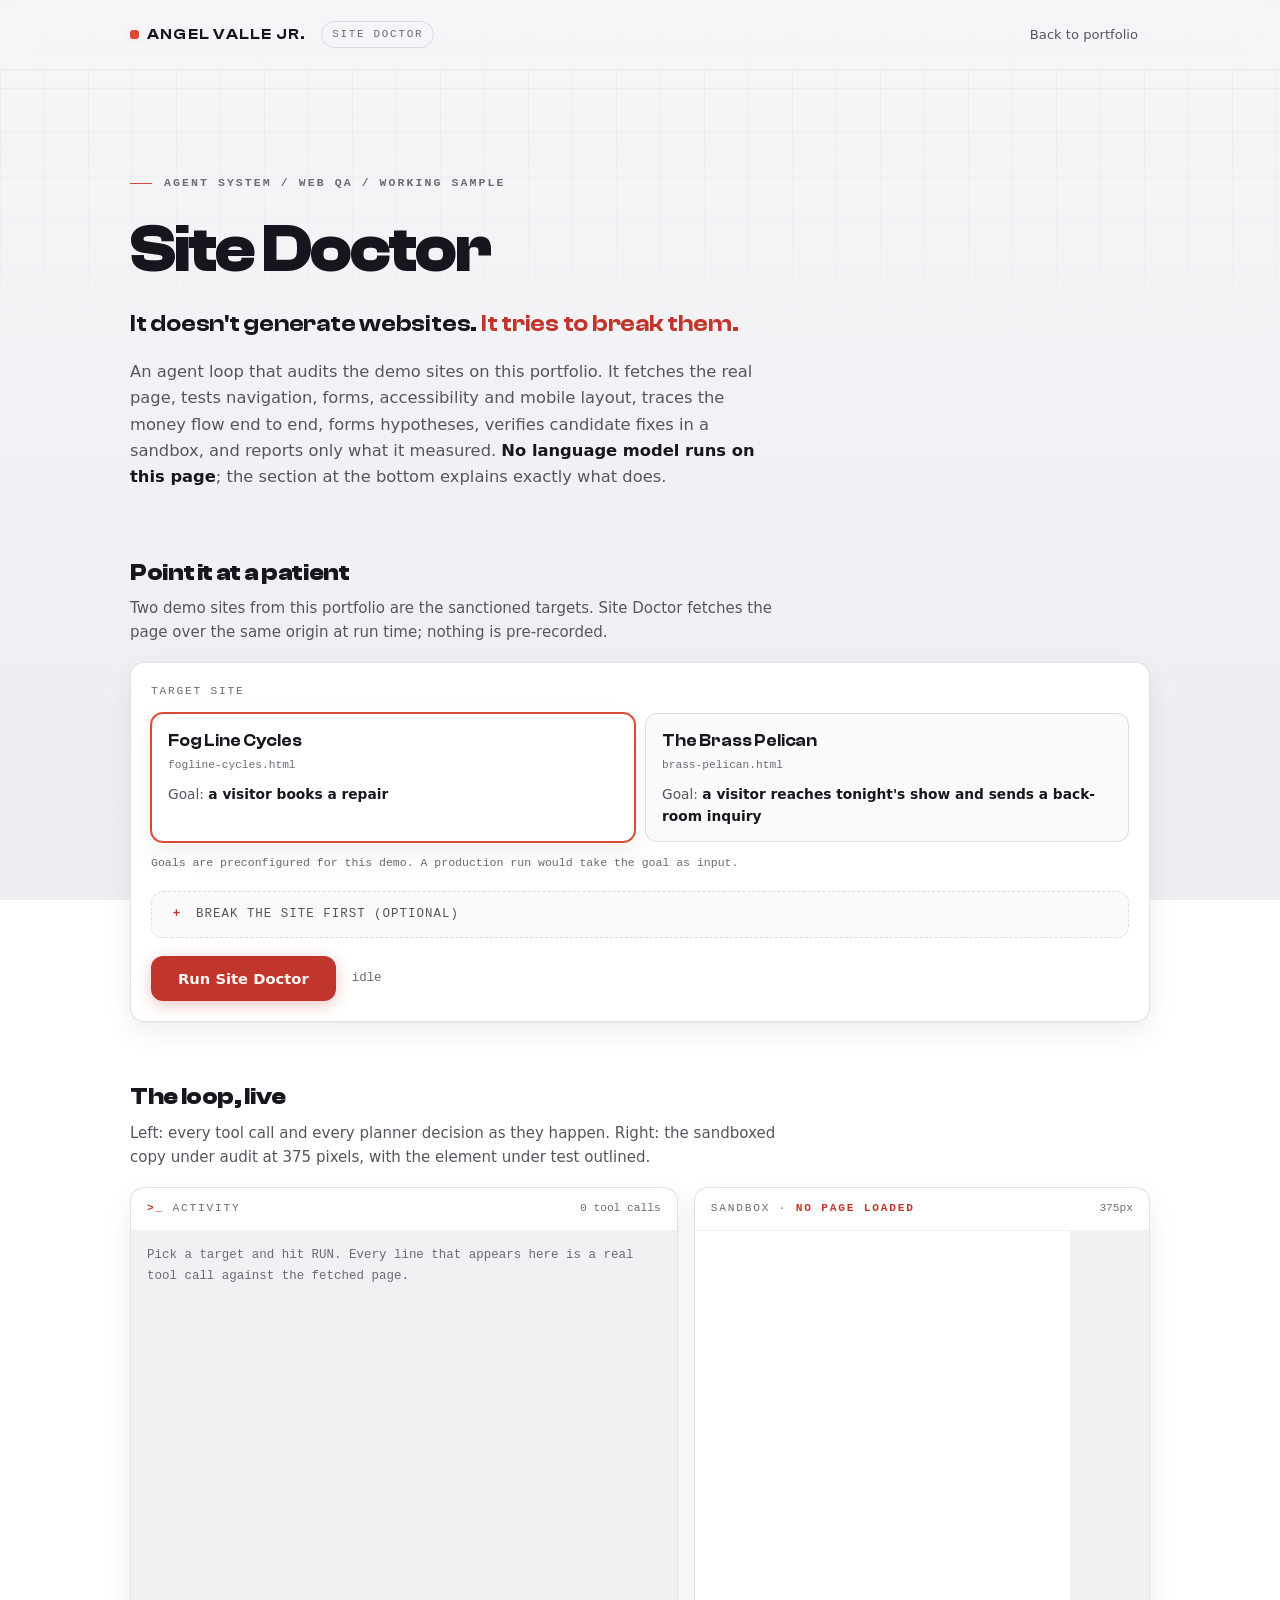
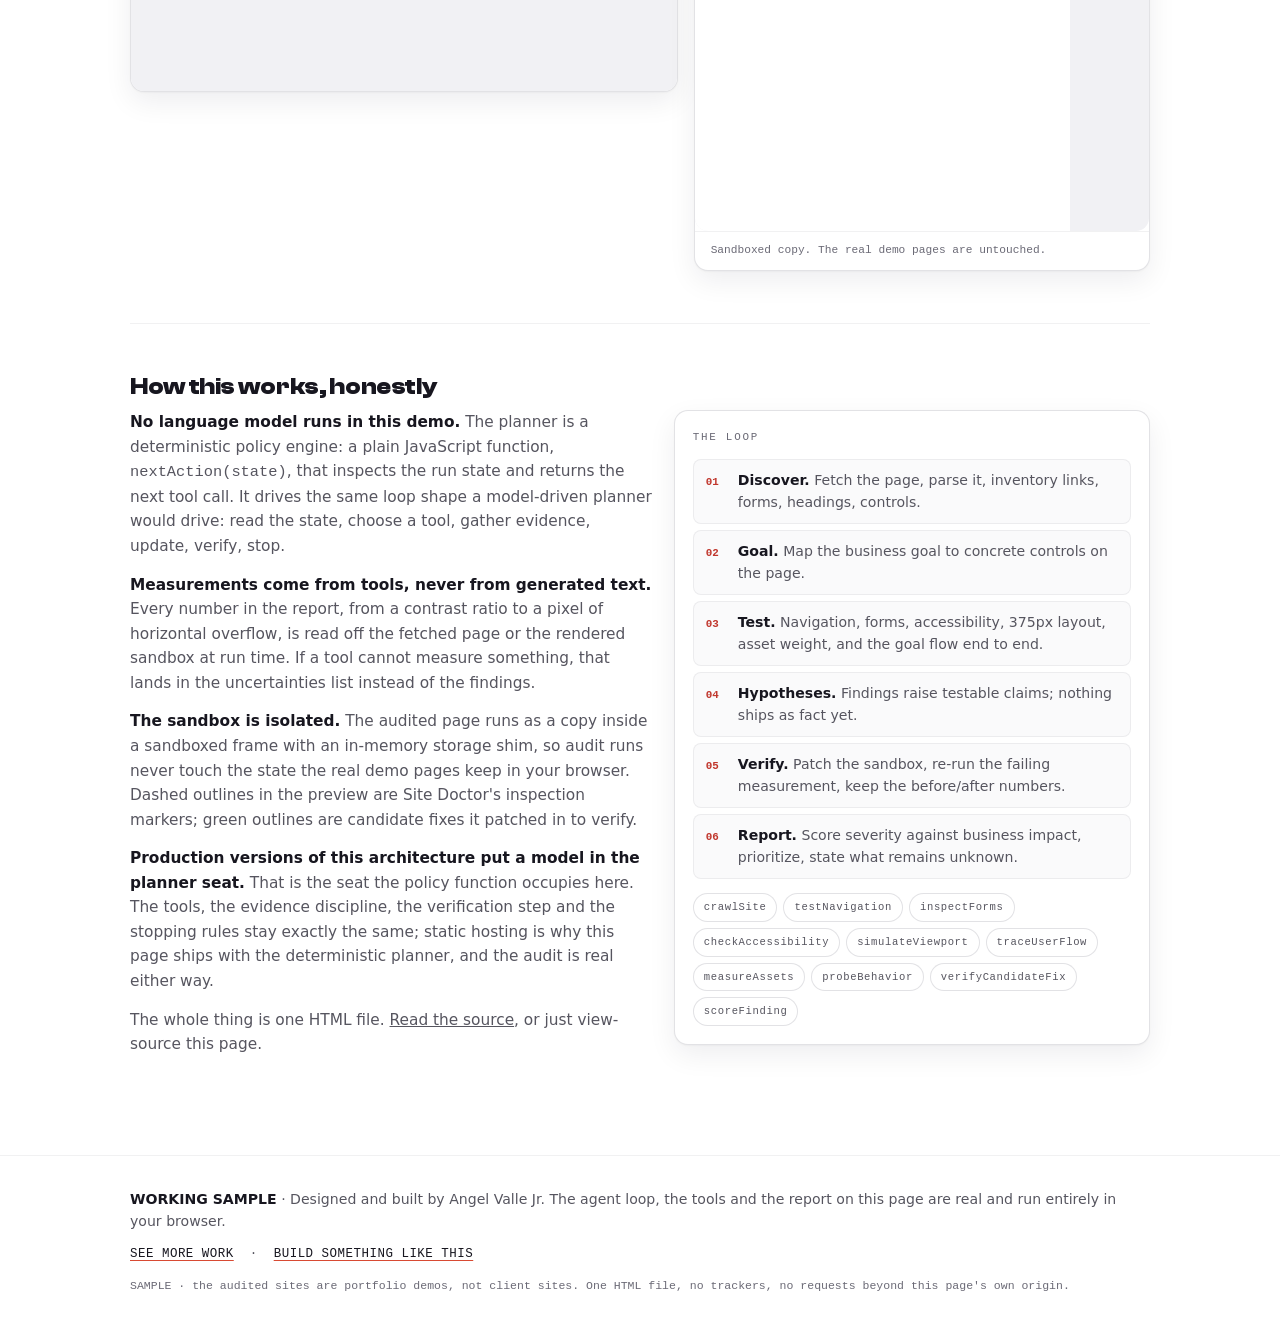
<file: site-doctor.html>
<!DOCTYPE html>
<html lang="en" data-vt-page="sitedoctor">
<head>
<meta charset="UTF-8">
<meta name="viewport" content="width=device-width, initial-scale=1">
<meta name="description" content="Site Doctor: an agent loop that audits the demo sites on this portfolio. Real fetches, deterministic tools, evidence-backed findings, sandboxed fix verification. No language model in the runtime.">
<meta property="og:title" content="Site Doctor · It tries to break websites">
<meta property="og:description" content="A watchable agent loop that audits real pages: navigation, forms, accessibility, mobile layout, user flows. Findings come from tool measurements, never prose.">
<meta property="og:url" content="https://avjcodes.github.io/site-doctor.html">
<meta property="og:type" content="website">
<meta name="twitter:card" content="summary">
<meta name="twitter:title" content="Site Doctor: Agentic Website QA">
<meta name="twitter:description" content="It does not generate websites. It tries to break them. A deterministic agent loop that inspects real pages, chooses tools, and verifies fixes in a sandbox.">
<link rel="canonical" href="https://avjcodes.github.io/site-doctor.html">
<meta name="theme-color" content="#f6f6f8" media="(prefers-color-scheme: light)">
<meta name="theme-color" content="#0b0b10" media="(prefers-color-scheme: dark)">
<title>Site Doctor · Agentic website QA · Angel Valle Jr.</title>
<link rel="icon" href="data:image/svg+xml,%3Csvg xmlns='http://www.w3.org/2000/svg' viewBox='0 0 64 64'%3E%3Crect width='64' height='64' rx='14' fill='%23c0362c'/%3E%3Cpath d='M18 34h8l4-12 8 24 4-12h4' fill='none' stroke='%23fff6f2' stroke-width='5' stroke-linecap='round' stroke-linejoin='round'/%3E%3C/svg%3E">
<link rel="preload" href="assets/fonts/ClashDisplay-Semibold.woff2" as="font" type="font/woff2" crossorigin>
<link rel="preload" href="assets/fonts/ClashDisplay-Bold.woff2" as="font" type="font/woff2" crossorigin>
<script>document.documentElement.classList.add('js');</script>
<style>
  /* ============================================================
     SITE DOCTOR - instrument panel over the portfolio's tokens.
     Neutral ground, hairlines, mono data, severity inks.
     No neon, no gradients-as-identity. 4px grid.
     ============================================================ */
  @font-face {
    font-family: "Clash Display";
    src: url("assets/fonts/ClashDisplay-Semibold.woff2") format("woff2");
    font-weight: 600; font-style: normal; font-display: swap;
  }
  @font-face {
    font-family: "Clash Display";
    src: url("assets/fonts/ClashDisplay-Bold.woff2") format("woff2");
    font-weight: 700; font-style: normal; font-display: swap;
  }

  :root {
    --bg: #f6f6f8;
    --bg-deep: #ededf2;
    --grid-line: rgba(23, 22, 40, 0.045);
    --panel: #ffffff;
    --panel-2: #fafafb;
    --well: #f1f1f4;
    --hairline: rgba(23, 22, 40, 0.12);
    --hairline-soft: rgba(23, 22, 40, 0.06);
    --ink: #17161f;
    --ink-2: #56555f;
    --ink-3: #6b6a76;
    --accent-600: #c0362c;
    --accent-500: #d84a33;
    --accent-14: rgba(216, 74, 51, 0.14);
    --accent-09: rgba(216, 74, 51, 0.09);
    --accent-ring: rgba(216, 74, 51, 0.45);
    --on-accent: #fff6f2;
    --sev-crit: #b3261e;
    --sev-major: #9a4b00;
    --sev-minor: #7a6400;
    --sev-pass: #1e7a3c;
    --sev-crit-soft: rgba(179, 38, 30, 0.08);
    --sev-major-soft: rgba(154, 75, 0, 0.08);
    --sev-minor-soft: rgba(122, 100, 0, 0.09);
    --sev-pass-soft: rgba(30, 122, 60, 0.08);
    --nav-bg: rgba(246, 246, 248, 0.82);
    --shadow-card: 0 1px 2px rgba(20, 18, 43, 0.04), 0 10px 28px rgba(20, 18, 43, 0.07);
    --shadow-btn: 0 4px 16px rgba(192, 54, 44, 0.28);
    --shadow-btn-hover: 0 8px 26px rgba(192, 54, 44, 0.36);
    --mono: ui-monospace, "Cascadia Mono", Consolas, Menlo, monospace;
    --sans: system-ui, -apple-system, "Segoe UI", Roboto, Helvetica, Arial, sans-serif;
    --display: "Clash Display", system-ui, -apple-system, "Segoe UI", Roboto, Helvetica, Arial, sans-serif;
    color-scheme: light dark;
  }
  @media (prefers-color-scheme: dark) {
    :root {
      --bg: #0b0b10;
      --bg-deep: #07070b;
      --grid-line: rgba(235, 234, 255, 0.035);
      --panel: #131318;
      --panel-2: #16161c;
      --well: #0e0e13;
      --hairline: rgba(235, 234, 255, 0.11);
      --hairline-soft: rgba(235, 234, 255, 0.06);
      --ink: #ececf1;
      --ink-2: #a7a6b3;
      --ink-3: #8f8e9c;
      --accent-600: #f77f5b;
      --accent-500: #f0704a;
      --accent-14: rgba(240, 112, 74, 0.16);
      --accent-09: rgba(240, 112, 74, 0.10);
      --accent-ring: rgba(247, 127, 91, 0.55);
      --on-accent: #1c0d08;
      --sev-crit: #ff8a7a;
      --sev-major: #f0a35f;
      --sev-minor: #dcc465;
      --sev-pass: #4cb873;
      --sev-crit-soft: rgba(255, 138, 122, 0.10);
      --sev-major-soft: rgba(240, 163, 95, 0.10);
      --sev-minor-soft: rgba(220, 196, 101, 0.10);
      --sev-pass-soft: rgba(76, 184, 115, 0.10);
      --nav-bg: rgba(11, 11, 16, 0.78);
      --shadow-card: 0 1px 2px rgba(0, 0, 0, 0.35), 0 12px 32px rgba(0, 0, 0, 0.35);
      --shadow-btn: 0 4px 18px rgba(247, 127, 91, 0.25);
      --shadow-btn-hover: 0 8px 26px rgba(247, 127, 91, 0.35);
    }
  }

  * { box-sizing: border-box; margin: 0; padding: 0; }
  html { scroll-behavior: smooth; }
  html:not(.js) .needs-js { display: none; }
  body {
    font-family: var(--sans);
    background: linear-gradient(180deg, var(--bg) 0%, var(--bg-deep) 100%);
    background-attachment: fixed;
    color: var(--ink);
    line-height: 1.6;
    min-height: 100vh;
    -webkit-font-smoothing: antialiased;
  }
  body::before {
    content: "";
    position: fixed; inset: 0; pointer-events: none;
    background:
      linear-gradient(var(--grid-line) 1px, transparent 1px),
      linear-gradient(90deg, var(--grid-line) 1px, transparent 1px);
    background-size: 44px 44px;
    -webkit-mask-image: linear-gradient(180deg, #000 0%, transparent 46%);
    mask-image: linear-gradient(180deg, #000 0%, transparent 46%);
    z-index: 0;
  }
  ::selection { background: var(--accent-14); }
  a { color: inherit; }
  :focus { outline: none; }
  :focus-visible {
    outline: 2px solid var(--accent-ring);
    outline-offset: 3px;
    border-radius: 6px;
  }
  [hidden] { display: none !important; }
  .wrap { position: relative; z-index: 1; max-width: 1060px; margin: 0 auto; padding: 0 20px; }
  .vh {
    position: absolute; width: 1px; height: 1px; overflow: hidden;
    clip: rect(0 0 0 0); white-space: nowrap;
  }
  .skip {
    position: absolute; left: 12px; top: -60px; z-index: 40;
    background: var(--panel); color: var(--ink);
    border: 1px solid var(--hairline); border-radius: 8px;
    padding: 10px 16px; font-size: 0.9rem; text-decoration: none;
    transition: top 0.15s ease;
  }
  .skip:focus-visible { top: 12px; }

  /* ---------- nav ---------- */
  nav.top {
    position: sticky; top: 0; z-index: 10;
    backdrop-filter: blur(14px); -webkit-backdrop-filter: blur(14px);
    background: var(--nav-bg);
    border-bottom: 1px solid var(--hairline-soft);
  }
  .nav-inner {
    max-width: 1060px; margin: 0 auto; padding: 12px 20px;
    display: flex; align-items: center; gap: 16px;
  }
  .monogram {
    font-family: var(--display); font-weight: 600; font-size: 0.95rem;
    letter-spacing: 0.08em; text-decoration: none;
    display: inline-flex; align-items: center; gap: 8px; white-space: nowrap;
    padding: 12px 0; margin: -12px 0;
  }
  .monogram .dot {
    width: 9px; height: 9px; border-radius: 3px;
    background: var(--accent-500); box-shadow: 0 0 10px var(--accent-14);
  }
  .nav-tag {
    font-family: var(--mono); font-size: 0.68rem; letter-spacing: 0.16em;
    text-transform: uppercase; color: var(--ink-3);
    border: 1px solid var(--hairline); border-radius: 999px; padding: 4px 10px;
  }
  .nav-links { margin-left: auto; display: flex; align-items: center; gap: 4px; }
  .nav-links a {
    text-decoration: none; font-size: 0.82rem; font-weight: 500; color: var(--ink-2);
    padding: 12px 12px; border-radius: 8px; white-space: nowrap;
    transition: color 0.15s ease, background 0.15s ease;
  }
  .nav-links a:hover { color: var(--ink); background: var(--accent-09); }

  /* ---------- hero ---------- */
  header.hero { padding: clamp(56px, 9vw, 104px) 0 clamp(20px, 3vw, 36px); }
  .kicker {
    font-family: var(--mono); font-size: 0.72rem; font-weight: 600;
    text-transform: uppercase; letter-spacing: 0.18em; color: var(--ink-3);
    display: flex; align-items: center; gap: 12px; margin-bottom: 24px;
  }
  .kicker::before { content: ""; width: 22px; height: 1px; background: var(--accent-500); }
  .hero h1 {
    font-family: var(--display); font-weight: 700;
    font-size: clamp(2.5rem, 6.5vw, 4.2rem);
    letter-spacing: -0.03em; line-height: 1.02;
  }
  .hero .pitch {
    margin-top: 20px; font-family: var(--display); font-weight: 600;
    font-size: clamp(1.15rem, 2.6vw, 1.5rem); letter-spacing: -0.01em;
    color: var(--ink);
  }
  .hero .pitch .accent { color: var(--accent-600); }
  .hero .sub { margin-top: 16px; font-size: 1.02rem; color: var(--ink-2); max-width: 62ch; }
  .hero .sub b { color: var(--ink); font-weight: 600; }

  /* ---------- shared section chrome ---------- */
  section { padding: 28px 0; }
  h2.sec {
    font-family: var(--display); font-weight: 700; font-size: 1.5rem;
    letter-spacing: -0.015em; margin-bottom: 4px;
  }
  .sec-note { color: var(--ink-2); font-size: 0.94rem; margin-bottom: 18px; max-width: 70ch; }
  .panel {
    background: var(--panel);
    border: 1px solid var(--hairline);
    border-radius: 14px;
    box-shadow: var(--shadow-card);
  }

  /* ---------- control deck ---------- */
  .deck { padding: 20px; }
  .deck fieldset { border: none; }
  .deck legend {
    font-family: var(--mono); font-size: 0.7rem; letter-spacing: 0.16em;
    text-transform: uppercase; color: var(--ink-3); margin-bottom: 12px;
  }
  .targets { display: grid; grid-template-columns: 1fr; gap: 10px; }
  @media (min-width: 720px) { .targets { grid-template-columns: 1fr 1fr; } }
  .target-card {
    position: relative; display: block; cursor: pointer;
    border: 1px solid var(--hairline); border-radius: 12px;
    background: var(--panel-2); padding: 14px 16px;
    transition: border-color 0.15s ease, background 0.15s ease, box-shadow 0.15s ease;
  }
  .target-card:hover { border-color: var(--ink-3); }
  .target-card input { position: absolute; opacity: 0; pointer-events: none; }
  .target-card .tname {
    font-family: var(--display); font-weight: 600; font-size: 1.05rem;
    letter-spacing: -0.01em; display: block;
  }
  .target-card .tfile {
    font-family: var(--mono); font-size: 0.7rem; color: var(--ink-3);
    display: block; margin-top: 2px;
  }
  .target-card .tgoal {
    display: block; margin-top: 8px; font-size: 0.86rem; color: var(--ink-2);
  }
  .target-card .tgoal b { color: var(--ink); font-weight: 600; }
  .target-card.on {
    border-color: var(--accent-500);
    box-shadow: 0 0 0 1px var(--accent-500), var(--shadow-card);
    background: var(--panel);
  }
  .target-card input:focus-visible ~ .tname { outline: 2px solid var(--accent-ring); outline-offset: 4px; border-radius: 4px; }
  .goal-note { font-family: var(--mono); font-size: 0.72rem; color: var(--ink-3); margin-top: 12px; }

  .deck details.sab {
    margin-top: 18px; border: 1px dashed var(--hairline); border-radius: 12px;
    background: var(--panel-2);
  }
  .deck details.sab summary {
    cursor: pointer; list-style: none; display: flex; align-items: center; gap: 10px;
    padding: 13px 16px; min-height: 44px;
    font-family: var(--mono); font-size: 0.78rem; letter-spacing: 0.08em;
    text-transform: uppercase; color: var(--ink-2);
  }
  .deck details.sab summary::-webkit-details-marker { display: none; }
  .deck details.sab summary::before {
    content: "+"; font-weight: 700; color: var(--accent-600);
    width: 18px; text-align: center; flex: none;
  }
  .deck details.sab[open] summary::before { content: "\2212"; }
  .sab-body { padding: 2px 16px 16px; }
  .sab-note { font-size: 0.85rem; color: var(--ink-2); margin-bottom: 12px; max-width: 70ch; }
  .sab-note b { color: var(--ink); }
  .sab-list { display: grid; grid-template-columns: 1fr; gap: 6px; }
  @media (min-width: 720px) { .sab-list { grid-template-columns: 1fr 1fr; } }
  .sab-item {
    display: flex; align-items: center; gap: 10px; cursor: pointer;
    border: 1px solid var(--hairline-soft); border-radius: 9px;
    background: var(--panel); padding: 10px 12px; min-height: 44px;
    font-size: 0.88rem; color: var(--ink-2);
    transition: border-color 0.15s ease, color 0.15s ease;
  }
  .sab-item:hover { border-color: var(--hairline); }
  .sab-item input { accent-color: var(--accent-600); width: 16px; height: 16px; flex: none; }
  .sab-item input:checked ~ span { color: var(--ink); }

  .run-row { margin-top: 18px; display: flex; align-items: center; gap: 16px; flex-wrap: wrap; }
  .btn {
    display: inline-flex; align-items: center; gap: 8px; cursor: pointer;
    text-decoration: none; font-family: var(--sans);
    font-size: 0.92rem; font-weight: 600;
    padding: 13px 26px; min-height: 44px;
    border-radius: 12px; border: 1px solid transparent;
    transition: transform 0.15s ease, box-shadow 0.15s ease, background 0.15s ease, border-color 0.15s ease;
  }
  .btn-solid { background: var(--accent-600); color: var(--on-accent); box-shadow: var(--shadow-btn); }
  .btn-solid:hover { transform: translateY(-2px); box-shadow: var(--shadow-btn-hover); }
  .btn-solid:active { transform: translateY(0); }
  .btn-solid:disabled {
    cursor: not-allowed; background: var(--well); color: var(--ink-3);
    border-color: var(--hairline); box-shadow: none; transform: none;
  }
  .btn-ghost { background: var(--panel); border-color: var(--hairline); color: var(--ink); }
  .btn-ghost:hover { transform: translateY(-2px); border-color: var(--accent-ring); }
  .run-status { font-family: var(--mono); font-size: 0.78rem; color: var(--ink-3); }

  /* ---------- live grid: log + preview ---------- */
  .live-grid { display: grid; grid-template-columns: minmax(0, 1fr); gap: 16px; align-items: start; }
  .live-grid > * { min-width: 0; }
  @media (min-width: 900px) { .live-grid { grid-template-columns: minmax(0, 1.2fr) minmax(0, 1fr); } }
  .console-head {
    display: flex; justify-content: space-between; align-items: baseline; gap: 12px;
    padding: 12px 16px; border-bottom: 1px solid var(--hairline-soft);
  }
  .console-title {
    font-family: var(--mono); font-size: 0.7rem; letter-spacing: 0.16em;
    text-transform: uppercase; color: var(--ink-3);
  }
  .console-title b { color: var(--accent-600); font-weight: 700; }
  .console-meta { font-family: var(--mono); font-size: 0.7rem; color: var(--ink-3); font-variant-numeric: tabular-nums; }
  .log {
    height: 460px; overflow-y: auto; overflow-x: auto;
    padding: 14px 16px 18px;
    font-family: var(--mono); font-size: 0.78rem; line-height: 1.7;
    color: var(--ink-2);
    background: var(--well);
    border-radius: 0 0 13px 13px;
    scrollbar-width: thin;
  }
  .log .empty { color: var(--ink-3); }
  .log .phase {
    margin: 14px 0 4px; color: var(--ink);
    font-weight: 700; letter-spacing: 0.1em; text-transform: uppercase;
    display: flex; align-items: center; gap: 10px; white-space: nowrap;
  }
  .log .phase:first-child { margin-top: 0; }
  .log .phase .pn { color: var(--accent-600); }
  .log .phase::after { content: ""; flex: 1; height: 1px; background: var(--hairline); min-width: 24px; }
  .log .tool { white-space: pre-wrap; word-break: break-word; }
  .log .tool .tn { color: var(--accent-600); font-weight: 600; }
  .log .tool .arg { color: var(--ink-3); }
  .log .res { color: var(--ink); white-space: pre-wrap; word-break: break-word; padding-left: 18px; }
  .log .sub { color: var(--ink-3); white-space: pre-wrap; word-break: break-word; padding-left: 18px; }
  .log .plan {
    color: var(--ink-3); font-style: italic; white-space: pre-wrap; word-break: break-word;
    border-left: 2px solid var(--hairline); padding-left: 10px; margin: 2px 0;
  }
  .log .fail-line { color: var(--sev-crit); }
  .log .ok-line { color: var(--sev-pass); }

  .preview-shell { position: sticky; top: 76px; }
  .prev-frame-wrap { overflow: hidden; background: var(--well); border-radius: 0 0 13px 13px; position: relative; }
  .phone {
    width: 375px; height: 600px; border: 0; display: block;
    background: #fff; transform-origin: top left;
  }
  .prev-status {
    padding: 10px 16px; border-top: 1px solid var(--hairline-soft);
    font-family: var(--mono); font-size: 0.7rem; color: var(--ink-3);
    min-height: 38px; word-break: break-word;
  }
  .prev-status b { color: var(--ink); font-weight: 600; }

  /* ---------- findings stream + report ---------- */
  .stream { display: grid; gap: 8px; margin-top: 16px; }
  .fcard {
    display: flex; align-items: baseline; gap: 12px;
    border: 1px solid var(--hairline); border-left-width: 3px;
    border-radius: 10px; background: var(--panel);
    padding: 10px 14px; font-size: 0.88rem;
  }
  .fcard .ft { color: var(--ink); font-weight: 600; }
  .fcard .ftool { margin-left: auto; font-family: var(--mono); font-size: 0.68rem; color: var(--ink-3); white-space: nowrap; }
  .sev {
    font-family: var(--mono); font-size: 0.64rem; font-weight: 700;
    letter-spacing: 0.1em; text-transform: uppercase; white-space: nowrap;
    padding: 3px 8px; border-radius: 999px; border: 1px solid currentColor;
  }
  .sev-critical { color: var(--sev-crit); background: var(--sev-crit-soft); }
  .sev-major { color: var(--sev-major); background: var(--sev-major-soft); }
  .sev-minor { color: var(--sev-minor); background: var(--sev-minor-soft); }
  .sev-pass { color: var(--sev-pass); background: var(--sev-pass-soft); }
  .fcard.b-critical { border-left-color: var(--sev-crit); }
  .fcard.b-major { border-left-color: var(--sev-major); }
  .fcard.b-minor { border-left-color: var(--sev-minor); }

  .report { margin-top: 24px; display: grid; grid-template-columns: minmax(0, 1fr); gap: 28px; }
  .report > div { min-width: 0; }
  .sum-strip {
    display: flex; flex-wrap: wrap; gap: 10px; align-items: center;
    padding: 16px 18px;
  }
  .sum-chip {
    font-family: var(--mono); font-size: 0.78rem; font-variant-numeric: tabular-nums;
    border: 1px solid var(--hairline); border-radius: 999px; padding: 7px 14px;
    color: var(--ink-2); background: var(--panel-2);
  }
  .sum-chip b { color: var(--ink); font-weight: 700; }
  .sum-chip.c-crit b { color: var(--sev-crit); }
  .sum-chip.c-major b { color: var(--sev-major); }
  .sum-chip.c-minor b { color: var(--sev-minor); }
  .sum-clean { font-size: 0.9rem; color: var(--ink-2); padding: 0 18px 16px; max-width: 75ch; }

  h3.rpt {
    font-family: var(--mono); font-size: 0.74rem; font-weight: 700;
    letter-spacing: 0.16em; text-transform: uppercase; color: var(--ink);
    display: flex; align-items: center; gap: 10px; margin-bottom: 12px;
  }
  h3.rpt .n { color: var(--accent-600); }
  h3.rpt::after { content: ""; flex: 1; height: 1px; background: var(--hairline-soft); }

  .fix-card { padding: 16px 18px; margin-bottom: 10px; }
  .fix-head { display: flex; align-items: baseline; gap: 12px; flex-wrap: wrap; }
  .fix-rank {
    font-family: var(--display); font-weight: 700; font-size: 1.3rem;
    color: var(--accent-600); font-variant-numeric: tabular-nums;
  }
  .fix-title { font-family: var(--display); font-weight: 600; font-size: 1.08rem; letter-spacing: -0.01em; }
  .fix-impact { margin-top: 8px; font-size: 0.88rem; color: var(--ink-2); }
  .fix-impact b { color: var(--ink); font-weight: 600; }
  .evid {
    margin-top: 10px; font-family: var(--mono); font-size: 0.74rem; line-height: 1.65;
    color: var(--ink-2); background: var(--well);
    border: 1px solid var(--hairline-soft); border-radius: 8px;
    padding: 10px 12px; overflow-x: auto; white-space: pre-wrap; word-break: break-word;
  }
  details.more { margin-top: 10px; }
  details.more summary {
    cursor: pointer; list-style: none; display: inline-flex; align-items: center; gap: 8px;
    font-family: var(--mono); font-size: 0.72rem; letter-spacing: 0.08em;
    text-transform: uppercase; color: var(--accent-600);
    padding: 10px 4px; margin: -6px -4px; min-height: 44px;
  }
  details.more summary::-webkit-details-marker { display: none; }
  details.more summary::before { content: "+"; font-weight: 700; }
  details.more[open] summary::before { content: "\2212"; }
  .more-body { padding: 6px 0 2px; display: grid; gap: 8px; }
  .kv { display: flex; gap: 12px; font-size: 0.86rem; }
  .kv .k {
    font-family: var(--mono); font-size: 0.66rem; letter-spacing: 0.12em;
    text-transform: uppercase; color: var(--ink-3); width: 104px; flex: none; padding-top: 4px;
  }
  .kv .v { color: var(--ink-2); min-width: 0; overflow-wrap: break-word; }
  .kv .v b { color: var(--ink); font-weight: 600; }
  .verified {
    display: inline-block; font-family: var(--mono); font-size: 0.66rem; font-weight: 700;
    letter-spacing: 0.12em; text-transform: uppercase; color: var(--sev-pass);
    border: 1px solid currentColor; border-radius: 4px; padding: 3px 8px;
    background: var(--sev-pass-soft);
  }

  .flow-scroll { overflow-x: auto; padding-bottom: 8px; }
  .flow-map { display: flex; align-items: stretch; gap: 8px; min-width: max-content; padding: 4px 2px; }
  .fstep {
    border: 1px solid var(--hairline); border-radius: 9px; background: var(--panel);
    padding: 9px 12px; min-width: 120px;
    font-family: var(--mono); font-size: 0.68rem; letter-spacing: 0.03em; color: var(--ink-2);
  }
  .fstep .st { display: block; font-weight: 700; margin-bottom: 2px; }
  .fstep.pass { border-color: var(--sev-pass); }
  .fstep.pass .st { color: var(--sev-pass); }
  .fstep.fail { border-color: var(--sev-crit); background: var(--sev-crit-soft); }
  .fstep.fail .st { color: var(--sev-crit); }
  .farrow { align-self: center; color: var(--ink-3); font-family: var(--mono); flex: none; }

  .tech-list { display: grid; gap: 8px; }
  .trace-item {
    font-family: var(--mono); font-size: 0.74rem; line-height: 1.6; color: var(--ink-2);
    border-bottom: 1px solid var(--hairline-soft); padding: 8px 2px;
    white-space: pre-wrap; word-break: break-word;
  }
  .trace-item:last-child { border-bottom: none; }
  .trace-item .tn { color: var(--accent-600); font-weight: 600; }
  .trace-item .dec { color: var(--ink-3); font-style: italic; }
  .uncert { padding: 16px 18px; }
  .uncert ul { list-style: none; display: grid; gap: 6px; }
  .uncert li {
    font-size: 0.88rem; color: var(--ink-2); padding-left: 18px; position: relative;
  }
  .uncert li::before {
    content: "?"; position: absolute; left: 0; top: 0;
    font-family: var(--mono); font-weight: 700; color: var(--sev-major);
  }
  .stop-line {
    margin-top: 12px; font-family: var(--mono); font-size: 0.76rem; color: var(--ink);
    border-top: 1px dashed var(--hairline); padding-top: 12px;
  }
  .stop-line b { color: var(--accent-600); }

  /* ---------- how it works ---------- */
  #how { border-top: 1px solid var(--hairline-soft); margin-top: 24px; padding-top: 44px; }
  .how-grid { display: grid; grid-template-columns: 1fr; gap: 20px; }
  @media (min-width: 860px) { .how-grid { grid-template-columns: 1.1fr 1fr; } }
  .how-copy p { color: var(--ink-2); font-size: 0.96rem; max-width: 62ch; margin-bottom: 14px; }
  .how-copy p b { color: var(--ink); font-weight: 600; }
  .loop-box { padding: 18px; }
  .loop-title {
    font-family: var(--mono); font-size: 0.68rem; letter-spacing: 0.16em;
    text-transform: uppercase; color: var(--ink-3); margin-bottom: 12px;
  }
  .loop-list { list-style: none; display: grid; gap: 6px; }
  .loop-list li {
    display: flex; gap: 12px; align-items: baseline;
    font-size: 0.88rem; color: var(--ink-2);
    border: 1px solid var(--hairline-soft); border-radius: 8px;
    background: var(--panel-2); padding: 9px 12px;
  }
  .loop-list .ln {
    font-family: var(--mono); font-size: 0.68rem; font-weight: 700;
    color: var(--accent-600); flex: none; width: 20px; font-variant-numeric: tabular-nums;
  }
  .loop-list b { color: var(--ink); font-weight: 600; }
  .tool-chips { margin-top: 14px; display: flex; flex-wrap: wrap; gap: 6px; }
  .tool-chips span {
    font-family: var(--mono); font-size: 0.66rem; letter-spacing: 0.06em;
    color: var(--ink-2); border: 1px solid var(--hairline); border-radius: 999px;
    padding: 5px 10px; background: var(--panel);
  }

  /* ---------- footer ---------- */
  footer {
    margin-top: 56px; border-top: 1px solid var(--hairline-soft);
    padding: 32px 0 40px; font-size: 0.88rem; color: var(--ink-2);
  }
  footer b { color: var(--ink); font-weight: 600; }
  footer .links { font-family: var(--mono); font-size: 0.78rem; margin-top: 12px; letter-spacing: 0.04em; }
  footer .links a {
    color: var(--ink); text-decoration-color: var(--accent-500);
    text-underline-offset: 3px; display: inline-block; padding: 10px 2px; margin: -10px -2px;
  }
  footer .fine { font-family: var(--mono); font-size: 0.72rem; margin-top: 12px; color: var(--ink-3); }

  .noscript-box {
    border: 1px solid var(--hairline); border-left: 3px solid var(--accent-600);
    border-radius: 10px; background: var(--panel);
    padding: 16px 18px; font-size: 0.94rem; color: var(--ink-2); margin: 20px 0;
  }
  .noscript-box b { color: var(--ink); }
  .noscript-box a { color: var(--ink); text-decoration-color: var(--accent-500); }

  @media (max-width: 899px) {
    .preview-shell { position: static; }
    .log { height: 340px; }
  }
  @media (max-width: 540px) {
    .nav-tag { display: none; }
    .nav-inner { gap: 10px; }
  }
  @media (prefers-reduced-motion: reduce) {
    html { scroll-behavior: auto; }
    .btn, .target-card, .sab-item, .skip, .nav-links a { transition: none; }
    .btn-solid:hover, .btn-ghost:hover { transform: none; }
  }

  /* Page transitions: opt in to the site's cross-document View Transitions */
  @view-transition { navigation: auto; }
  ::view-transition-old(root) { animation: vt-out .26s cubic-bezier(.4,0,1,1) both; }
  ::view-transition-new(root) { animation: vt-in .46s cubic-bezier(.2,.8,.2,1) both; }
  ::view-transition-group(card-open) { animation-duration: .5s; animation-timing-function: cubic-bezier(.2,.8,.2,1); }
  @keyframes vt-out { to { opacity: 0; transform: translateY(-10px); } }
  @keyframes vt-in { from { opacity: 0; transform: translateY(14px); } }
  @media (prefers-reduced-motion: reduce) { ::view-transition-group(*), ::view-transition-old(*), ::view-transition-new(*) { animation: none !important; } }
</style>
</head>
<body>
<a class="skip" href="#main">Skip to the demo</a>

<nav class="top" aria-label="Site">
  <div class="nav-inner">
    <a class="monogram" href="https://avjcodes.github.io/"><span class="dot" aria-hidden="true"></span>ANGEL VALLE JR.</a>
    <span class="nav-tag">SITE DOCTOR</span>
    <div class="nav-links">
      <a href="https://avjcodes.github.io/">Back to portfolio</a>
    </div>
  </div>
</nav>

<header class="hero">
  <div class="wrap">
    <p class="kicker">Agent system / Web QA / Working sample</p>
    <h1>Site Doctor</h1>
    <p class="pitch">It doesn't generate websites. <span class="accent">It tries to break them.</span></p>
    <p class="sub">An agent loop that audits the demo sites on this portfolio. It fetches the real page, tests navigation, forms, accessibility and mobile layout, traces the money flow end to end, forms hypotheses, verifies candidate fixes in a sandbox, and reports only what it measured. <b>No language model runs on this page</b>; the section at the bottom explains exactly what does.</p>
  </div>
</header>

<main id="main">
  <div class="wrap">

    <noscript>
      <div class="noscript-box">
        <b>This demo needs JavaScript.</b> Site Doctor is an agent loop that runs in your browser: it fetches one of the demo pages from this portfolio, audits it with deterministic tools, and renders an evidence-backed report. None of that can happen with scripts off. The write-up of how it works is prose, though, and lives on
        <a href="https://avjcodes.github.io/">the portfolio hub</a>, alongside the two pages it audits:
        <a href="fogline-cycles.html">Fog Line Cycles</a> and <a href="brass-pelican.html">The Brass Pelican</a>.
      </div>
    </noscript>

    <section id="run" class="needs-js" aria-labelledby="runH">
      <h2 class="sec" id="runH">Point it at a patient</h2>
      <p class="sec-note">Two demo sites from this portfolio are the sanctioned targets. Site Doctor fetches the page over the same origin at run time; nothing is pre-recorded.</p>
      <div class="panel deck">
        <fieldset>
          <legend>Target site</legend>
          <div class="targets" id="targetList">
            <label class="target-card on" data-target="fogline">
              <input type="radio" name="sdTarget" value="fogline" checked>
              <span class="tname">Fog Line Cycles</span>
              <span class="tfile">fogline-cycles.html</span>
              <span class="tgoal">Goal: <b>a visitor books a repair</b></span>
            </label>
            <label class="target-card" data-target="pelican">
              <input type="radio" name="sdTarget" value="pelican">
              <span class="tname">The Brass Pelican</span>
              <span class="tfile">brass-pelican.html</span>
              <span class="tgoal">Goal: <b>a visitor reaches tonight's show and sends a back-room inquiry</b></span>
            </label>
          </div>
          <p class="goal-note">Goals are preconfigured for this demo. A production run would take the goal as input.</p>
        </fieldset>

        <details class="sab">
          <summary>Break the site first (optional)</summary>
          <div class="sab-body">
            <p class="sab-note"><b>Sabotage is applied to a sandboxed copy; the real demo pages are untouched.</b> Site Doctor is not told what you broke. The same tools that audit the clean page have to find the faults.</p>
            <div class="sab-list" id="sabList"></div>
          </div>
        </details>

        <div class="run-row">
          <button class="btn btn-solid" id="runBtn" type="button">Run Site Doctor</button>
          <span class="run-status" id="runStatus" role="status">idle</span>
        </div>
      </div>
    </section>

    <section id="live" class="needs-js" aria-labelledby="liveH">
      <h2 class="sec" id="liveH">The loop, live</h2>
      <p class="sec-note">Left: every tool call and every planner decision as they happen. Right: the sandboxed copy under audit at 375 pixels, with the element under test outlined.</p>
      <div class="live-grid">
        <div class="panel">
          <div class="console-head">
            <span class="console-title"><b>&gt;_</b> activity</span>
            <span class="console-meta" id="logMeta">0 tool calls</span>
          </div>
          <div class="log" id="activityLog" tabindex="0" aria-label="Audit activity log">
            <p class="empty">Pick a target and hit RUN. Every line that appears here is a real tool call against the fetched page.</p>
          </div>
          <p class="vh" id="phaseLive" aria-live="polite"></p>
        </div>
        <div class="preview-shell">
          <div class="panel">
            <div class="console-head">
              <span class="console-title">sandbox &middot; <b id="prevName">no page loaded</b></span>
              <span class="console-meta">375px</span>
            </div>
            <div class="prev-frame-wrap" id="prevWrap">
              <iframe class="phone" id="prevFrame" title="Sandboxed copy of the page under audit" sandbox="allow-scripts allow-same-origin allow-forms"></iframe>
            </div>
            <p class="prev-status" id="prevStatus">Sandboxed copy. The real demo pages are untouched.</p>
          </div>
        </div>
      </div>
    </section>

    <section id="results" class="needs-js" aria-labelledby="resH" hidden>
      <h2 class="sec" id="resH">Findings</h2>
      <p class="sec-note">Streamed as the tools surface them, then prioritized. Every finding names the tool that measured it.</p>
      <div class="stream" id="findStream"></div>

      <div class="report" id="reportBlock" hidden>
        <div>
          <h3 class="rpt"><span class="n">A</span> Summary</h3>
          <div class="panel">
            <div class="sum-strip" id="sumStrip"></div>
            <p class="sum-clean" id="sumClean" hidden></p>
          </div>
        </div>

        <div id="fixFirstSec">
          <h3 class="rpt"><span class="n">B</span> Fix these first</h3>
          <div id="fixFirst"></div>
        </div>

        <div>
          <h3 class="rpt"><span class="n">C</span> User flow</h3>
          <p class="sec-note" id="flowGoalLine"></p>
          <div class="flow-scroll">
            <div class="flow-map" id="flowMap"></div>
          </div>
        </div>

        <div>
          <h3 class="rpt"><span class="n">D</span> Technical</h3>
          <details class="more">
            <summary id="techSummary">All findings</summary>
            <div class="more-body tech-list" id="techList"></div>
          </details>
        </div>

        <div>
          <h3 class="rpt"><span class="n">E</span> Agent trace</h3>
          <details class="more">
            <summary id="traceSummary">Tool calls</summary>
            <div class="more-body" id="traceBox"></div>
          </details>
        </div>

        <div>
          <h3 class="rpt"><span class="n">F</span> Uncertainties &amp; stop reason</h3>
          <div class="panel uncert">
            <ul id="uncertBox"></ul>
            <p class="stop-line" id="stopLine"></p>
          </div>
        </div>
      </div>
    </section>

    <section id="how" aria-labelledby="howH">
      <h2 class="sec" id="howH">How this works, honestly</h2>
      <div class="how-grid">
        <div class="how-copy">
          <p><b>No language model runs in this demo.</b> The planner is a deterministic policy engine: a plain JavaScript function, <code>nextAction(state)</code>, that inspects the run state and returns the next tool call. It drives the same loop shape a model-driven planner would drive: read the state, choose a tool, gather evidence, update, verify, stop.</p>
          <p><b>Measurements come from tools, never from generated text.</b> Every number in the report, from a contrast ratio to a pixel of horizontal overflow, is read off the fetched page or the rendered sandbox at run time. If a tool cannot measure something, that lands in the uncertainties list instead of the findings.</p>
          <p><b>The sandbox is isolated.</b> The audited page runs as a copy inside a sandboxed frame with an in-memory storage shim, so audit runs never touch the state the real demo pages keep in your browser. Dashed outlines in the preview are Site Doctor's inspection markers; green outlines are candidate fixes it patched in to verify.</p>
          <p><b>Production versions of this architecture put a model in the planner seat.</b> That is the seat the policy function occupies here. The tools, the evidence discipline, the verification step and the stopping rules stay exactly the same; static hosting is why this page ships with the deterministic planner, and the audit is real either way.</p>
          <p>The whole thing is one HTML file. <a href="https://github.com/avjcodes/avjcodes.github.io/blob/main/site-doctor.html">Read the source</a>, or just view-source this page.</p>
        </div>
        <div>
          <div class="panel loop-box">
            <p class="loop-title">The loop</p>
            <ol class="loop-list">
              <li><span class="ln">01</span><span><b>Discover.</b> Fetch the page, parse it, inventory links, forms, headings, controls.</span></li>
              <li><span class="ln">02</span><span><b>Goal.</b> Map the business goal to concrete controls on the page.</span></li>
              <li><span class="ln">03</span><span><b>Test.</b> Navigation, forms, accessibility, 375px layout, asset weight, and the goal flow end to end.</span></li>
              <li><span class="ln">04</span><span><b>Hypotheses.</b> Findings raise testable claims; nothing ships as fact yet.</span></li>
              <li><span class="ln">05</span><span><b>Verify.</b> Patch the sandbox, re-run the failing measurement, keep the before/after numbers.</span></li>
              <li><span class="ln">06</span><span><b>Report.</b> Score severity against business impact, prioritize, state what remains unknown.</span></li>
            </ol>
            <div class="tool-chips" aria-label="Tool list">
              <span>crawlSite</span><span>testNavigation</span><span>inspectForms</span><span>checkAccessibility</span><span>simulateViewport</span><span>traceUserFlow</span><span>measureAssets</span><span>probeBehavior</span><span>verifyCandidateFix</span><span>scoreFinding</span>
            </div>
          </div>
        </div>
      </div>
    </section>

  </div>
</main>

<footer>
  <div class="wrap">
    <p><b>WORKING SAMPLE</b> &middot; Designed and built by Angel Valle Jr. The agent loop, the tools and the report on this page are real and run entirely in your browser.</p>
    <p class="links"><a href="https://avjcodes.github.io/">SEE MORE WORK</a> &nbsp;&middot;&nbsp; <a href="https://avjcodes.github.io/#contact">BUILD SOMETHING LIKE THIS</a></p>
    <p class="fine">SAMPLE &middot; the audited sites are portfolio demos, not client sites. One HTML file, no trackers, no requests beyond this page's own origin.</p>
  </div>
</footer>
<script>
(function(){
'use strict';

/* ============================================================
   SITE DOCTOR runtime.
   One agent loop: state -> nextAction(state) -> tool -> evidence.
   The planner is the deterministic policy function nextAction().
   No text on this page is generated; every number is measured.
   ============================================================ */

/* ---------- tiny utils ---------- */
var $ = function(id){ return document.getElementById(id); };
function qa(sel, root){ return Array.prototype.slice.call((root || document).querySelectorAll(sel)); }
function esc(s){ return String(s).replace(/&/g,'&amp;').replace(/</g,'&lt;').replace(/>/g,'&gt;'); }
var reducedMotion = window.matchMedia && matchMedia('(prefers-reduced-motion: reduce)').matches;
/* Pacing exists so a human can watch the loop work. A hidden tab has no
   watcher, and browsers clamp background timers hard, so when the page is
   hidden we yield through the message queue instead of the timer queue. */
function msgTick(){
  return new Promise(function(r){
    var mc = new MessageChannel();
    mc.port1.onmessage = function(){ r(); };
    mc.port2.postMessage(0);
  });
}
async function sleep(ms){
  if (document.hidden){
    for (var i = 0; i < 6; i++) await msgTick();
    return;
  }
  return new Promise(function(r){ setTimeout(r, reducedMotion ? Math.min(ms, 15) : ms); });
}
function fmtKB(bytes){ return (bytes / 1024).toFixed(1) + ' KB'; }
function px(n){ return Math.round(n) + 'px'; }
function cssPath(elm){
  /* short, human-readable locator: id if present, else tag.class chain (max 3) */
  var parts = [];
  var e = elm;
  while (e && e.nodeType === 1 && parts.length < 3){
    if (e.id){ parts.unshift('#' + e.id); break; }
    var p = e.tagName.toLowerCase();
    if (e.classList.length) p += '.' + e.classList[0];
    parts.unshift(p);
    e = e.parentElement;
  }
  return parts.join(' > ') || '(unknown)';
}

/* ---------- color math (WCAG) ---------- */
function parseRGB(str){
  var m = /rgba?\(\s*([\d.]+)\s*,\s*([\d.]+)\s*,\s*([\d.]+)\s*(?:,\s*([\d.]+)\s*)?\)/.exec(str || '');
  if (!m) return null;
  return [ +m[1], +m[2], +m[3], m[4] === undefined ? 1 : +m[4] ];
}
function chanLin(c){
  c /= 255;
  return c <= 0.03928 ? c / 12.92 : Math.pow((c + 0.055) / 1.055, 2.4);
}
function relLum(rgb){
  return 0.2126 * chanLin(rgb[0]) + 0.7152 * chanLin(rgb[1]) + 0.0722 * chanLin(rgb[2]);
}
function contrastRatio(fg, bg){
  var a = relLum(fg), b = relLum(bg);
  var hi = Math.max(a, b), lo = Math.min(a, b);
  return (hi + 0.05) / (lo + 0.05);
}
function compositeOver(top, under){
  var a = top[3];
  return [
    top[0] * a + under[0] * (1 - a),
    top[1] * a + under[1] * (1 - a),
    top[2] * a + under[2] * (1 - a),
    1
  ];
}
/* Walk ancestors for a solid background. Honest failure: any background-image
   on the way up (gradients included) means "unresolvable", not a guess. */
function resolveBg(elm, win){
  var e = elm, stack = [];
  while (e && e.nodeType === 1){
    var cs = win.getComputedStyle(e);
    if (cs.backgroundImage && cs.backgroundImage !== 'none') return { rgb: null, reason: 'background-image on ' + cssPath(e) };
    var c = parseRGB(cs.backgroundColor);
    if (c && c[3] > 0){
      stack.push(c);
      if (c[3] >= 1) break;
    }
    e = e.parentElement;
  }
  if (!stack.length || stack[stack.length - 1][3] < 1) return { rgb: null, reason: 'no opaque background found' };
  var bg = stack.pop();
  while (stack.length) bg = compositeOver(stack.pop(), bg);
  return { rgb: bg, reason: null };
}
function isLargeText(cs){
  var size = parseFloat(cs.fontSize);
  var weight = parseInt(cs.fontWeight, 10) || 400;
  return size >= 24 || (size >= 18.66 && weight >= 700);
}
function visibleIn(elm, win){
  if (!elm) return false;
  var cs = win.getComputedStyle(elm);
  if (cs.display === 'none' || cs.visibility === 'hidden') return false;
  var r = elm.getBoundingClientRect();
  return r.width > 0 && r.height > 0;
}
function inViewport(elm, win){
  if (!visibleIn(elm, win)) return false;
  var r = elm.getBoundingClientRect();
  return r.bottom > 0 && r.top < win.innerHeight && r.right > 0 && r.left < win.innerWidth;
}

/* ---------- target configuration (preconfigured goals, stated on the page) ---------- */
var TARGETS = {
  fogline: {
    key: 'fogline',
    name: 'Fog Line Cycles',
    url: 'fogline-cycles.html',
    goal: 'a visitor books a repair',
    goalShort: 'the booking path',
    ctaSelectors: ['.hero-cta .btn', '#heroBook', '.bookbar .btn', '#barBook'],
    ctaLabel: 'Book a repair',
    goalSurface: '#book',
    goalSelectors: ['#book', '#heroBook', '.hero-cta', '.bookbar', '#barBook', '#svcList', '#dayList', '#slotList',
      '#bikeTypes', '#fProblem', '#fName', '#fContact', '#next1', '#next2', '#next3', '#next4', '#tagPrint', '#confCode'],
    flowName: 'Book a repair (5 steps to a work tag)'
  },
  pelican: {
    key: 'pelican',
    name: 'The Brass Pelican',
    url: 'brass-pelican.html',
    goal: "a visitor reaches tonight's show and sends a back-room inquiry",
    goalShort: 'the tonight + inquiry paths',
    ctaSelectors: ['.call-btn', '.action-bar a', '#tonight-card .btn'],
    ctaLabel: 'See tonight / call the bar',
    goalSurface: '#tonight',
    goalSelectors: ['#tonight', '#tonight-card', '.action-bar', '.call-btn', '#week-list', '#month-grid', '#detail',
      '#detail-ics', '#inquiry-form', '#iq-date', '#iq-guests', '#iq-name', '#iq-email', '#inquiry-done'],
    flowName: 'Tonight, details, calendar file + back-room inquiry'
  }
};

/* ---------- sabotage: DOM transforms applied to the sandboxed copy only.
   Detection is never special-cased; the normal tools have to find these. ---------- */
function bigImageDataUri(){
  /* a genuinely heavy image, built at run time so its byte weight is real */
  var cells = [];
  for (var i = 0; i < 3200; i++){
    var col = ((i * 2654435761) >>> 8 & 0xffffff).toString(16);
    while (col.length < 6) col = '0' + col;
    cells.push('<rect x="' + (i % 64) * 10 + '" y="' + Math.floor(i / 64) * 10 + '" width="10" height="10" fill="#' + col + '"/>');
  }
  var svg = '<svg xmlns="http://www.w3.org/2000/svg" width="640" height="500" viewBox="0 0 640 500">' + cells.join('') + '</svg>';
  return 'data:image/svg+xml;base64,' + btoa(svg);
}
var SABOTAGE = {
  fogline: [
    { id: 'f-cta', label: 'Remove the primary call to action',
      apply: function(doc){
        var h = doc.querySelector('.hero-cta'); if (h) h.parentNode.removeChild(h);
        var b = doc.getElementById('bookBar'); if (b) b.parentNode.removeChild(b);
      } },
    { id: 'f-label', label: 'Strip the name field’s label',
      apply: function(doc){
        var l = doc.querySelector('label[for="fName"]'); if (l) l.parentNode.removeChild(l);
      } },
    { id: 'f-contrast', label: 'Wash out the intro copy',
      apply: function(doc){
        var e = doc.querySelector('.owner-note');
        if (e) e.setAttribute('style', 'color:#b9b4ab;background-color:#f4f2ee');
      } },
    { id: 'f-overflow', label: 'Force horizontal overflow',
      apply: function(doc){
        var pre = doc.createElement('pre');
        pre.setAttribute('style', 'width:560px;max-width:none;overflow:visible;font-size:12px');
        pre.textContent = 'SHOP-INVENTORY-EXPORT-2026-08 | STAND-01 | STAND-02 | PARTS-BIN-A | PARTS-BIN-B | DO-NOT-WRAP-THIS-LINE';
        var about = doc.querySelector('#about .wrap');
        if (about) about.appendChild(pre);
      } },
    { id: 'f-disable', label: 'Disable the contact field',
      apply: function(doc){
        var e = doc.getElementById('fContact'); if (e) e.setAttribute('disabled', '');
      } },
    { id: 'f-img', label: 'Drop in a huge uncompressed image',
      apply: function(doc){
        var img = doc.createElement('img');
        img.setAttribute('src', bigImageDataUri());
        img.setAttribute('style', 'max-width:100%;height:auto;display:block;margin-top:16px');
        /* no alt attribute: that is part of the fault */
        var about = doc.querySelector('#about .wrap');
        if (about) about.appendChild(img);
      } }
  ],
  pelican: [
    { id: 'p-link', label: 'Break the TONIGHT quick link',
      apply: function(doc){
        var a = doc.querySelector('.action-bar a[href="#tonight"]');
        if (a) a.setAttribute('href', '#tonite');
      } },
    { id: 'p-phone', label: 'Hide the phone number on mobile',
      apply: function(doc){
        var st = doc.createElement('style');
        st.textContent = '@media(max-width:760px){.call-btn,.action-bar,a[href^="tel:"]{display:none!important}}';
        doc.head.appendChild(st);
      } },
    { id: 'p-label', label: 'Strip the email field’s label',
      apply: function(doc){
        var l = doc.querySelector('label[for="iq-email"]'); if (l) l.parentNode.removeChild(l);
      } },
    { id: 'p-disable', label: 'Disable the date field',
      apply: function(doc){
        var e = doc.getElementById('iq-date'); if (e) e.setAttribute('disabled', '');
      } },
    { id: 'p-contrast', label: 'Dim the calendar intro',
      apply: function(doc){
        var e = doc.querySelector('#calendar .sub');
        if (e) e.setAttribute('style', 'color:#5c5648;background-color:#171107');
      } },
    { id: 'p-dup', label: 'Duplicate a quick-action item',
      apply: function(doc){
        var bar = doc.querySelector('.action-bar');
        var call = bar && bar.querySelector('a[href^="tel:"]');
        if (call) bar.insertBefore(call.cloneNode(true), call.nextSibling);
      } }
  ]
};

/* ---------- activity log ---------- */
var logBox = $('activityLog');
var currentPhase = 0;
var PHASES = { 1: 'Discover', 2: 'Goal', 3: 'Test', 4: 'Hypotheses', 5: 'Verify', 6: 'Report' };
function logNode(cls, html){
  var d = document.createElement('div');
  d.className = cls;
  d.innerHTML = html;
  logBox.appendChild(d);
  logBox.scrollTop = logBox.scrollHeight;
  return d;
}
function logPhase(n){
  if (n <= currentPhase) return;
  currentPhase = n;
  logNode('phase', '<span class="pn">0' + n + '</span> ' + esc(PHASES[n]));
  $('phaseLive').textContent = 'Phase ' + n + ' of 6: ' + PHASES[n];
}
function logTool(name, input){
  logNode('tool', '&rarr; <span class="tn">' + esc(name) + '</span><span class="arg">(' + esc(input || '') + ')</span>');
  return {
    res: function(t){ logNode('res', esc(t)); },
    sub: function(t){ logNode('sub', esc(t)); },
    fail: function(t){ logNode('res fail-line', esc(t)); },
    ok: function(t){ logNode('res ok-line', esc(t)); }
  };
}
function logPlan(text){ logNode('plan', 'planner: ' + esc(text)); }
function updateMeta(){
  $('logMeta').textContent = S.iterations + ' tool call' + (S.iterations === 1 ? '' : 's');
}
function setPrevStatus(html){ $('prevStatus').innerHTML = html; }

/* ---------- run state ---------- */
var S = null;
var ITERATION_CAP = 25;
function freshState(targetKey, sabotageIds){
  return {
    target: TARGETS[targetKey],
    sabotage: sabotageIds,
    goal: TARGETS[targetKey].goal,
    pages: {},
    controls: [],
    testHistory: [],
    findings: [],
    hypotheses: [],
    verifications: [],
    iterations: 0,
    uncertainties: [],
    stopped: false,
    stopReason: null,
    did: {},
    flowSteps: [],
    navData: null,
    viewportData: null,
    a11yData: null,
    win: null,
    doc: null,
    startedAt: Date.now()
  };
}
function addUncert(text){
  if (S.uncertainties.indexOf(text) === -1) S.uncertainties.push(text);
}
var SEV_W = { critical: 3, major: 2, minor: 1 };
function addFinding(key, props){
  for (var i = 0; i < S.findings.length; i++){
    if (S.findings[i].key === key){
      var f0 = S.findings[i];
      (props.evidence || []).forEach(function(e){ if (f0.evidence.indexOf(e) === -1) f0.evidence.push(e); });
      if (props.tool && f0.tools.indexOf(props.tool) === -1) f0.tools.push(props.tool);
      if (SEV_W[props.severity] > SEV_W[f0.severity]) f0.severity = props.severity;
      return f0;
    }
  }
  var f = {
    key: key,
    title: props.title,
    severity: props.severity,
    tools: [props.tool],
    element: props.element || null,
    node: props.node || null,
    evidence: props.evidence || [],
    suggestion: props.suggestion || null,
    patchType: props.patchType || null,
    measured: props.measured || null,
    goalHint: !!props.goalHint,
    impact: null, impactWhy: null, priority: 0,
    verification: null,
    scored: false,
    order: S.findings.length
  };
  S.findings.push(f);
  streamFinding(f);
  return f;
}
function streamFinding(f){
  var card = document.createElement('div');
  card.className = 'fcard b-' + f.severity;
  card.innerHTML = '<span class="sev sev-' + f.severity + '">' + f.severity + '</span>' +
    '<span class="ft">' + esc(f.title) + '</span>' +
    '<span class="ftool">' + esc(f.tools[0]) + '</span>';
  $('findStream').appendChild(card);
}
function addHyp(kind, text, extra){
  var h = { id: 'H' + (S.hypotheses.length + 1), kind: kind, text: text, status: 'open' };
  for (var k in extra) h[k] = extra[k];
  S.hypotheses.push(h);
  return h;
}

/* ---------- sandbox ---------- */
/* In-memory storage shim: audit runs must never touch the state the real
   demo pages keep in this browser (they share this origin). */
var SHIM_SRC = '(function(){try{var m={};var s={getItem:function(k){return Object.prototype.hasOwnProperty.call(m,k)?m[k]:null},setItem:function(k,v){m[k]=String(v)},removeItem:function(k){delete m[k]},clear:function(){m={}},key:function(i){return Object.keys(m)[i]||null}};try{Object.defineProperty(s,"length",{get:function(){return Object.keys(m).length}})}catch(e){}Object.defineProperty(window,"localStorage",{configurable:true,get:function(){return s}});}catch(e){}})();';
var INSPECT_CSS = '[data-sd-inspect]{outline:2px dashed #d84a33 !important;outline-offset:3px !important}' +
  '[data-sd-patch]{outline:2px solid #1e7a3c !important;outline-offset:3px !important}';
var lastInspected = null;
function highlight(node, label){
  if (!S || !S.doc || !node) return;
  if (lastInspected && lastInspected !== node){
    try { lastInspected.removeAttribute('data-sd-inspect'); } catch (e){}
  }
  try {
    node.setAttribute('data-sd-inspect', '');
    lastInspected = node;
    var r = node.getBoundingClientRect();
    S.win.scrollTo(0, Math.max(0, r.top + S.win.scrollY - 180));
    if (label) setPrevStatus('inspecting: <b>' + esc(label) + '</b> &middot; ' + esc(cssPath(node)));
  } catch (e){}
}
function clearHighlight(){
  if (lastInspected){ try { lastInspected.removeAttribute('data-sd-inspect'); } catch (e){} }
  lastInspected = null;
}
/* The sandbox pins its base to about:srcdoc (below), so relative asset paths in the copy
   would stop resolving: photos break and fonts fall back. Resolve every resource path
   against this page's folder first. In-page links are left alone on purpose. */
function absolutizeAssets(doc){
  function abs(raw){ try { return new URL(raw, location.href).href; } catch (e){ return raw; } }
  function fixCss(css){
    return css.replace(/url\(\s*(['"]?)([^'")]+)\1\s*\)/g, function(m, q, u){
      return /^(data:|blob:|https?:|#)/i.test(u) ? m : 'url(' + q + abs(u) + q + ')';
    });
  }
  var i, el, list = doc.querySelectorAll('[src], [poster], link[href]');
  for (i = 0; i < list.length; i++){
    el = list[i];
    ['src', 'poster'].forEach(function(a){
      var v = el.getAttribute(a);
      if (v && !/^(data:|blob:|https?:|about:)/i.test(v)) el.setAttribute(a, abs(v));
    });
    if (el.tagName === 'LINK'){
      var h = el.getAttribute('href');
      if (h && h.charAt(0) !== '#' && !/^(data:|https?:)/i.test(h)) el.setAttribute('href', abs(h));
    }
  }
  list = doc.querySelectorAll('[srcset]');
  for (i = 0; i < list.length; i++){
    el = list[i];
    el.setAttribute('srcset', el.getAttribute('srcset').split(',').map(function(part){
      var bits = part.trim().split(/\s+/);
      if (bits[0] && !/^(data:|https?:)/i.test(bits[0])) bits[0] = abs(bits[0]);
      return bits.join(' ');
    }).join(', '));
  }
  list = doc.querySelectorAll('style');
  for (i = 0; i < list.length; i++) list[i].textContent = fixCss(list[i].textContent);
  list = doc.querySelectorAll('[style]');
  for (i = 0; i < list.length; i++) list[i].setAttribute('style', fixCss(list[i].getAttribute('style')));
}
function loadSandbox(mutatedDoc){
  return new Promise(function(resolve){
    var frame = $('prevFrame');
    var head = mutatedDoc.querySelector('head');
    absolutizeAssets(mutatedDoc);
    if (head){
      var st = mutatedDoc.createElement('style');
      st.setAttribute('data-sd', '');
      st.textContent = INSPECT_CSS;
      head.appendChild(st);
      var sc = mutatedDoc.createElement('script');
      sc.textContent = SHIM_SRC;
      head.insertBefore(sc, head.firstChild);
      /* srcdoc documents inherit the parent page's base URL, which would turn
         the copy's in-page "#..." links into full navigations to this page.
         Pinning the base to about:srcdoc keeps fragment navigation same-document,
         exactly like the real page. */
      var baseEl = mutatedDoc.createElement('base');
      baseEl.setAttribute('href', 'about:srcdoc');
      head.insertBefore(baseEl, head.firstChild);
    }
    frame.onload = function(){
      frame.onload = null;
      S.win = frame.contentWindow;
      S.doc = frame.contentDocument;
      sleep(380).then(resolve);
    };
    frame.srcdoc = '<!DOCTYPE html>\n' + mutatedDoc.documentElement.outerHTML;
  });
}

/* ---------- goal helpers ---------- */
function goalControlVisible(){
  var t = S.target;
  for (var i = 0; i < t.ctaSelectors.length; i++){
    var els = qa(t.ctaSelectors[i], S.doc);
    for (var j = 0; j < els.length; j++){
      if (inViewport(els[j], S.win)) return els[j];
    }
  }
  var surf = S.doc.querySelector(t.goalSurface);
  if (surf && inViewport(surf, S.win)) return surf;
  return null;
}
function firstVisibleCta(){
  var t = S.target;
  for (var i = 0; i < t.ctaSelectors.length; i++){
    var els = qa(t.ctaSelectors[i], S.doc);
    for (var j = 0; j < els.length; j++){
      if (visibleIn(els[j], S.win)) return els[j];
    }
  }
  return null;
}
function isGoalElement(node){
  if (!node || !node.closest) return false;
  var sels = S.target.goalSelectors;
  for (var i = 0; i < sels.length; i++){
    try { if (node.closest(sels[i])) return true; } catch (e){}
  }
  return false;
}

/* ---------- tools ---------- */
var tools = {};

tools.crawlSite = async function(url, t){
  var res, text;
  try {
    res = await fetch(url, { cache: 'no-store' });
    text = await res.text();
  } catch (e){
    S.pages[url] = { status: 'unreachable' };
    addFinding('unreachable', { title: 'Page could not be fetched', severity: 'critical', tool: 'crawlSite',
      evidence: ['fetch("' + url + '") threw: ' + e.message], goalHint: true });
    return { summary: 'FAILED: ' + e.message };
  }
  var parser = new DOMParser();
  var doc = parser.parseFromString(text, 'text/html');
  /* sabotage lands on the copy, before any tool sees it */
  var applied = 0;
  SABOTAGE[S.target.key].forEach(function(sab){
    if (S.sabotage.indexOf(sab.id) !== -1){ sab.apply(doc); applied++; }
  });
  $('prevName').textContent = url;
  await loadSandbox(doc);
  var counts = {
    links: qa('a[href]', doc).length,
    forms: qa('form', doc).length,
    inputs: qa('input:not([type="hidden"]),select,textarea', doc).length,
    images: qa('img[src]', doc).length,
    headings: qa('h1,h2,h3,h4,h5,h6', doc).length,
    buttons: qa('button,[role="button"]', doc).length
  };
  S.pages[url] = { status: res.status, bytes: text.length, title: doc.title, counts: counts };
  /* follow same-origin html links, capped */
  var followed = [];
  var seen = {};
  var anchors = qa('a[href]', doc);
  for (var i = 0; i < anchors.length && followed.length < 2; i++){
    var u;
    try { u = new URL(anchors[i].getAttribute('href'), location.href); } catch (e){ continue; }
    if (u.origin !== location.origin) continue;
    if (u.pathname === new URL(url, location.href).pathname) continue;
    if (u.protocol.indexOf('http') !== 0 || seen[u.pathname]) continue;
    seen[u.pathname] = true;
    try {
      var r2 = await fetch(u.pathname, { cache: 'no-store' });
      S.pages[u.pathname] = { status: r2.status, linkedFrom: url };
      followed.push(u.pathname + ' → ' + r2.status);
    } catch (e){
      S.pages[u.pathname] = { status: 'unreachable', linkedFrom: url };
      followed.push(u.pathname + ' → unreachable');
    }
  }
  if (applied) t.sub('sabotage: ' + applied + ' toggle(s) applied to the sandbox copy (contents not disclosed to the tools)');
  if (followed.length) t.sub('linked same-origin pages: ' + followed.join(' · '));
  return { summary: res.status + ' ' + (res.ok ? 'OK' : '') + ' · ' + fmtKB(text.length) + ' · ' +
    counts.links + ' links · ' + counts.forms + ' forms · ' + counts.inputs + ' fields · ' +
    counts.images + ' images · ' + counts.headings + ' headings · ' + counts.buttons + ' buttons' };
};

tools.testNavigation = async function(_, t){
  var doc = S.doc;
  var anchors = qa('a[href]', doc);
  var stats = { inPageOk: 0, top: 0, unresolved: [], sameOriginOk: 0, sameOriginBad: [], protocol: 0, external: 0 };
  var fetched = {};
  var dupSeen = {};
  for (var i = 0; i < anchors.length; i++){
    var a = anchors[i];
    var raw = a.getAttribute('href') || '';
    /* duplicate check: same parent, same href, same text */
    var dkey = raw + '|' + (a.textContent || '').trim();
    if (a.parentElement){
      var sib = dupSeen[dkey];
      if (sib && sib === a.parentElement){
        addFinding('dup-link', { title: 'Duplicate link (same target, same text, side by side)', severity: 'minor',
          tool: 'testNavigation', element: cssPath(a.parentElement), node: a,
          evidence: ['"' + (a.textContent || '').trim() + '" → ' + raw + ' appears twice inside ' + cssPath(a.parentElement)],
          suggestion: 'Remove the duplicate; repeated identical controls read as a rendering bug and eat tap space.' });
      } else { dupSeen[dkey] = a.parentElement; }
    }
    if (raw === '#' || raw === ''){ stats.top++; continue; }
    if (raw.charAt(0) === '#'){
      var id = raw.slice(1);
      if (doc.getElementById(id) || doc.querySelector('a[name="' + id.replace(/"/g, '') + '"]')) stats.inPageOk++;
      else stats.unresolved.push({ href: raw, node: a });
      continue;
    }
    var u;
    try { u = new URL(raw, location.href); } catch (e){ continue; }
    if (u.protocol === 'mailto:' || u.protocol === 'tel:'){ stats.protocol++; continue; }
    if (u.origin !== location.origin){ stats.external++; continue; }
    if (fetched[u.pathname] !== undefined) continue;
    if (Object.keys(fetched).length >= 6){ continue; }
    try {
      var r = await fetch(u.pathname, { cache: 'no-store' });
      fetched[u.pathname] = r.status;
      if (r.ok) stats.sameOriginOk++;
      else {
        stats.sameOriginBad.push(u.pathname + ' → ' + r.status);
        addFinding('deadlink-' + u.pathname, { title: 'Same-origin link returns ' + r.status, severity: 'major',
          tool: 'testNavigation', element: cssPath(a), node: a,
          evidence: ['GET ' + u.pathname + ' → HTTP ' + r.status],
          suggestion: 'Fix the path or restore the missing file.' });
      }
    } catch (e){ fetched[u.pathname] = 'err'; }
  }
  /* group unresolved in-page anchors by pattern; the planner decides what they mean */
  var groups = {};
  stats.unresolved.forEach(function(u2){
    var pat = u2.href.replace(/\d+/g, 'N');
    if (!groups[pat]) groups[pat] = { pattern: pat, items: [] };
    groups[pat].items.push(u2);
  });
  S.navData = { stats: stats, unresolvedGroups: Object.keys(groups).map(function(k){ return groups[k]; }) };
  if (stats.external > 0) addUncert(stats.external + ' external link(s) not tested: they point off this origin (portfolio hub, mailto, tel and similar are exercised only as presence checks).');
  if (stats.protocol > 0) addUncert(stats.protocol + ' protocol link(s) (tel:/mailto:) verified as present, not dialed.');
  var bits = [anchors.length + ' links'];
  bits.push(stats.inPageOk + ' in-page resolve');
  if (stats.top) bits.push(stats.top + ' top-of-page');
  if (stats.unresolved.length) bits.push(stats.unresolved.length + ' in-page unresolved → held for hypothesis');
  bits.push(stats.sameOriginOk + ' same-origin fetched OK');
  if (stats.sameOriginBad.length) bits.push(stats.sameOriginBad.length + ' dead');
  if (stats.protocol) bits.push(stats.protocol + ' protocol');
  if (stats.external) bits.push(stats.external + ' external not tested');
  return { summary: bits.join(' · ') };
};

tools.inspectForms = async function(_, t){
  var doc = S.doc;
  var fields = qa('input,select,textarea', doc).filter(function(f){ return (f.getAttribute('type') || '') !== 'hidden'; });
  var unlabeled = 0, disabled = 0, required = 0;
  fields.forEach(function(f){
    var id = f.id || f.name || f.tagName.toLowerCase();
    var labelled = false;
    if (f.id && doc.querySelector('label[for="' + f.id + '"]')) labelled = true;
    else if (f.closest('label')) labelled = true;
    else if (f.getAttribute('aria-label')) labelled = true;
    else if (f.getAttribute('aria-labelledby')) labelled = true;
    else if (f.type === 'radio' && f.closest('fieldset')) labelled = !!f.closest('label');
    if (!labelled && f.type !== 'file'){
      unlabeled++;
      addFinding('label-' + id, { title: 'Form field has no label (' + id + ')', severity: 'major',
        tool: 'inspectForms', element: '#' + id, node: f, patchType: 'label',
        evidence: ['<' + f.tagName.toLowerCase() + (f.id ? ' id="' + f.id + '"' : '') + '> has no <label for>, wrapping label, or aria-label'],
        suggestion: 'Associate a visible <label for="' + id + '">; placeholder text is not a label and screen readers get nothing.',
        goalHint: isGoalElement(f) });
      highlight(f, 'unlabeled field');
    }
    if (f.disabled){
      disabled++;
      addFinding('disabled-' + id, { title: 'Field is disabled (' + id + ')', severity: 'major',
        tool: 'inspectForms', element: '#' + id, node: f, patchType: 'enable',
        evidence: ['<' + f.tagName.toLowerCase() + ' id="' + f.id + '"> carries the disabled attribute; a visitor cannot type into it'],
        suggestion: 'Remove the disabled attribute or gate it on real state; a permanently disabled required field kills the flow.',
        goalHint: isGoalElement(f) });
      highlight(f, 'disabled field');
    }
    if (f.required) required++;
  });
  var forms = qa('form', doc).length;
  addUncert('Form checks are structural (labels, types, disabled state). Validation logic and submit handling are exercised only along the traced goal flow, not for every field combination.');
  return { summary: forms + ' form(s), ' + fields.length + ' fields · ' + unlabeled + ' unlabeled · ' +
    disabled + ' disabled · ' + required + ' required' };
};

tools.checkAccessibility = async function(_, t){
  var doc = S.doc, win = S.win;
  /* image alt */
  var imgs = qa('img[src]', doc).filter(function(im){
    return im.getAttribute('aria-hidden') !== 'true' && im.getAttribute('role') !== 'presentation';
  });
  var noAlt = 0;
  imgs.forEach(function(im, i){
    if (!im.hasAttribute('alt')){
      noAlt++;
      addFinding('alt-' + i, { title: 'Image has no alt text', severity: 'minor',
        tool: 'checkAccessibility', element: cssPath(im), node: im,
        evidence: ['<img> at ' + cssPath(im) + ' has no alt attribute (src: ' + (im.getAttribute('src') || '').slice(0, 60) + '…)'],
        suggestion: 'Add alt text, or alt="" plus role="presentation" if it is decorative.' });
      highlight(im, 'image without alt');
    }
  });
  /* heading order (visible only) */
  var hs = qa('h1,h2,h3,h4,h5,h6', doc).filter(function(h){ return visibleIn(h, win); });
  var lastLevel = 0, jumps = 0, h1s = 0;
  hs.forEach(function(h){
    var lv = +h.tagName.charAt(1);
    if (lv === 1) h1s++;
    if (lastLevel && lv > lastLevel + 1){
      jumps++;
      addFinding('heading-jump-' + lv, { title: 'Heading level jumps (h' + lastLevel + ' → h' + lv + ')', severity: 'minor',
        tool: 'checkAccessibility', element: cssPath(h), node: h,
        evidence: ['"' + (h.textContent || '').trim().slice(0, 50) + '" is an h' + lv + ' directly after an h' + lastLevel],
        suggestion: 'Keep heading levels sequential; screen-reader outlines depend on them.' });
    }
    lastLevel = lv;
  });
  /* contrast sample */
  var sample = qa('p,li,a,button,label,h1,h2,h3,h4,legend,summary,dt,dd,figcaption,th,td', doc)
    .filter(function(e2){
      if (!visibleIn(e2, win)) return false;
      for (var c = 0; c < e2.childNodes.length; c++){
        var n2 = e2.childNodes[c];
        if (n2.nodeType === 3 && n2.textContent.trim().length > 2) return true;
      }
      return false;
    });
  var totalCandidates = sample.length;
  sample = sample.slice(0, 120);
  if (totalCandidates > 120) addUncert('Contrast sampled the first 120 of ' + totalCandidates + ' text blocks; the rest were not measured.');
  var checked = 0, skipped = 0, failed = 0;
  sample.forEach(function(e3){
    var cs = win.getComputedStyle(e3);
    var fg = parseRGB(cs.color);
    if (!fg) { skipped++; return; }
    var bgres = resolveBg(e3, win);
    if (!bgres.rgb){ skipped++; return; }
    checked++;
    var fgFlat = fg[3] < 1 ? compositeOver(fg, bgres.rgb) : fg;
    var ratio = contrastRatio(fgFlat, bgres.rgb);
    var threshold = isLargeText(cs) ? 3 : 4.5;
    if (ratio < threshold - 0.01){
      failed++;
      var sel = cssPath(e3);
      addFinding('contrast-' + sel, { title: 'Text fails WCAG AA contrast (' + ratio.toFixed(2) + ':1)', severity: ratio < threshold - 1.5 ? 'major' : 'minor',
        tool: 'checkAccessibility', element: sel, node: e3, patchType: 'contrast',
        measured: { ratio: ratio, threshold: threshold, fg: fgFlat, bg: bgres.rgb },
        evidence: ['"' + (e3.textContent || '').trim().slice(0, 60) + '…" measures ' + ratio.toFixed(2) + ':1 against its background (needs ' + threshold + ':1)',
          'computed color rgb(' + fgFlat.slice(0, 3).map(Math.round).join(',') + ') on rgb(' + bgres.rgb.slice(0, 3).map(Math.round).join(',') + ')'],
        suggestion: 'Darken (or brighten) the text color until the measured ratio clears ' + threshold + ':1.',
        goalHint: isGoalElement(e3) });
      highlight(e3, 'low-contrast text');
    }
  });
  /* focusability of interactive elements */
  var fakeButtons = qa('[onclick],[role="button"],[role="link"]', doc).filter(function(e4){
    var tag = e4.tagName.toLowerCase();
    if (['a', 'button', 'input', 'select', 'textarea'].indexOf(tag) !== -1) return false;
    return !e4.hasAttribute('tabindex');
  });
  fakeButtons.forEach(function(e5){
    addFinding('focus-' + cssPath(e5), { title: 'Interactive element not keyboard-reachable', severity: 'major',
      tool: 'checkAccessibility', element: cssPath(e5), node: e5,
      evidence: [cssPath(e5) + ' acts as a control but is not focusable (no tabindex, not a native control)'],
      suggestion: 'Use a real <button>/<a>, or add tabindex="0" plus key handling.' });
  });
  var scheme = matchMedia('(prefers-color-scheme: dark)').matches ? 'dark' : 'light';
  addUncert('Contrast was measured in the ' + scheme + ' scheme this browser prefers (as the sandbox rendered it); the other scheme was not measured on this run.');
  if (skipped > 0) addUncert(skipped + ' text block(s) skipped in the contrast pass: their background is an image or gradient the tool refuses to guess at.');
  S.a11yData = { imgs: imgs.length, noAlt: noAlt, headings: hs.length, jumps: jumps, h1s: h1s, checked: checked, skipped: skipped, failed: failed };
  return { summary: imgs.length + ' images (' + noAlt + ' missing alt) · headings: ' + hs.length + ' visible, ' + jumps + ' jumps · contrast: ' +
    checked + ' pairs, ' + failed + ' below AA, ' + skipped + ' skipped · ' + fakeButtons.length + ' focus traps' };
};

tools.simulateViewport = async function(width, t){
  var doc = S.doc, win = S.win;
  win.scrollTo(0, 0);
  await sleep(150);
  var innerW = win.innerWidth;
  var scrollW = Math.max(doc.documentElement.scrollWidth, doc.body ? doc.body.scrollWidth : 0);
  var overflowPx = scrollW - innerW;
  var offender = null;
  if (overflowPx > 1){
    /* attribute the overflow to the deepest element that actually extends the
       page: skip anything a scrolling/clipping ancestor already contains, and
       count content overflow (scrollWidth) so unwrapped text is caught too */
    var clippedByAncestor = function(e0){
      var p = e0.parentElement;
      while (p && p !== doc.body){
        var ov = win.getComputedStyle(p).overflowX;
        if (ov === 'auto' || ov === 'scroll' || ov === 'hidden' || ov === 'clip') return true;
        p = p.parentElement;
      }
      return false;
    };
    var depthOf = function(e0){ var d = 0; while (e0.parentElement){ d++; e0 = e0.parentElement; } return d; };
    var all = qa('body *', doc).slice(0, 900);
    var widest = innerW, offDepth = -1;
    all.forEach(function(e6){
      if (!visibleIn(e6, win) || clippedByAncestor(e6)) return;
      var r = e6.getBoundingClientRect();
      if (r.width < 40) return;
      var reach = Math.max(r.right, r.left + e6.scrollWidth);
      var d = depthOf(e6);
      if (reach > widest + 1 || (Math.abs(reach - widest) <= 1 && d > offDepth)){
        widest = Math.max(widest, reach); offender = e6; offDepth = d;
      }
    });
    addFinding('overflow', { title: 'Page scrolls sideways at ' + width + 'px (' + Math.round(overflowPx) + 'px overflow)', severity: 'major',
      tool: 'simulateViewport', element: offender ? cssPath(offender) : 'documentElement', node: offender, patchType: 'overflow',
      measured: { overflowPx: overflowPx },
      evidence: ['documentElement.scrollWidth ' + scrollW + 'px vs viewport ' + innerW + 'px',
        offender ? 'widest offender: ' + cssPath(offender) + ' reaches ' + Math.round(widest) + 'px' : 'offender not isolated'],
      suggestion: 'Constrain the offender (max-width:100%) or give wide content its own overflow-x:auto container.' });
    if (offender) highlight(offender, 'horizontal overflow');
  }
  /* distance from top to the first goal control */
  var cta = firstVisibleCta();
  var ctaTop = null;
  if (cta){
    ctaTop = Math.round(cta.getBoundingClientRect().top + win.scrollY);
    highlight(cta, 'primary goal control');
  } else {
    addFinding('goal-cta-missing', { title: 'No goal control found on the page', severity: 'critical',
      tool: 'simulateViewport', element: S.target.ctaSelectors.join(', '), patchType: 'inject-cta', goalHint: true,
      evidence: ['none of the goal-control selectors matched a visible element: ' + S.target.ctaSelectors.join(', ')],
      suggestion: 'Restore a visible, always-reachable control for "' + S.goal + '".' });
  }
  /* fixed / sticky action bars */
  var bars = [];
  qa('body *', doc).slice(0, 900).forEach(function(e7){
    var cs = win.getComputedStyle(e7);
    if (cs.position !== 'fixed' && cs.position !== 'sticky') return;
    var r = e7.getBoundingClientRect();
    if (r.height < 20 || r.height > 220 || r.width < innerW * 0.6) return;
    if (r.bottom < win.innerHeight - 90 || r.top > win.innerHeight) return;
    if (!e7.querySelector('a,button')) return;
    var hasGoal = !!(S.target.ctaSelectors.some(function(sel){ return e7.querySelector(sel) || (e7.matches && e7.matches(sel)); }) || e7.querySelector('a[href^="tel:"]'));
    bars.push({ node: e7, sel: cssPath(e7), height: Math.round(r.height), hasGoal: hasGoal });
  });
  S.viewportData = { overflowPx: Math.max(0, Math.round(overflowPx)), ctaTop: ctaTop, ctaNode: cta, bars: bars };
  addUncert('Layout was measured at ' + width + 'px only; tablet and desktop widths were not simulated on this run.');
  var bits2 = ['overflow ' + Math.max(0, Math.round(overflowPx)) + 'px'];
  bits2.push(cta ? 'first goal control at ' + ctaTop + 'px from top' : 'NO goal control found');
  bits2.push(bars.length + ' fixed/sticky action bar(s)' + (bars.length && bars[0].hasGoal ? ' incl. goal control' : ''));
  return { summary: bits2.join(' · ') };
};

tools.measureAssets = async function(_, t){
  var doc = S.doc;
  var imgs = qa('img[src]', doc);
  var seen = {}, weighed = 0, external = 0, total = 0, heavy = 0;
  for (var i = 0; i < imgs.length; i++){
    var src = imgs[i].getAttribute('src');
    if (!src || seen[src]) continue;
    seen[src] = true;
    var bytes = null, how = '';
    if (src.indexOf('data:') === 0){
      var b64 = src.indexOf(';base64,') !== -1;
      var payload = src.slice(src.indexOf(',') + 1);
      bytes = b64 ? Math.round(payload.length * 0.75) : payload.length;
      how = 'decoded from data URI';
    } else {
      var u;
      try { u = new URL(src, location.href); } catch (e){ continue; }
      if (u.origin !== location.origin){ external++; continue; }
      try {
        var r = await fetch(u.pathname, { cache: 'no-store' });
        var bl = await r.blob();
        bytes = bl.size;
        how = 'fetched, ' + r.status;
      } catch (e){ continue; }
    }
    weighed++;
    total += bytes;
    if (bytes > 150 * 1024){
      heavy++;
      addFinding('heavy-img-' + i, { title: 'Oversized image (' + fmtKB(bytes) + ')', severity: 'major',
        tool: 'measureAssets', element: cssPath(imgs[i]), node: imgs[i],
        measured: { bytes: bytes },
        evidence: [fmtKB(bytes) + ' for one image (' + how + '); tool budget: 150 KB per image'],
        suggestion: 'Resize to display dimensions and re-encode (WebP/AVIF); this single asset outweighs the rest of the page.' });
      highlight(imgs[i], 'oversized image');
    }
  }
  if (external > 0) addUncert(external + ' image(s) point off-origin and were not weighed.');
  if (!imgs.length) return { summary: 'no image assets on the page; nothing to weigh' };
  return { summary: weighed + ' image(s) weighed · ' + fmtKB(total) + ' total · ' + heavy + ' over budget' + (external ? ' · ' + external + ' external skipped' : '') };
};

/* ---------- traceUserFlow: drive the goal path with real interactions ---------- */
function typeInto(f, val){
  if (!f) return 'field missing';
  if (f.disabled) return 'disabled: a visitor cannot type into it';
  if (f.readOnly) return 'read-only';
  if (!visibleIn(f, S.win)) return 'not visible';
  f.value = val;
  try { f.dispatchEvent(new S.win.Event('input', { bubbles: true })); } catch (e){}
  return null;
}
function flowStep(steps, name, pass, evidence, opts){
  var st = { name: name, pass: pass, evidence: evidence };
  steps.push(st);
  if (!pass && !(opts && opts.skipped)){
    addFinding((opts && opts.findingKey) || 'flow-' + name.toLowerCase().replace(/[^a-z0-9]+/g, '-'), {
      title: 'Flow breaks: ' + name, severity: 'critical', tool: 'traceUserFlow',
      element: (opts && opts.element) || null, node: (opts && opts.node) || null,
      patchType: (opts && opts.patchType) || null,
      evidence: [evidence], goalHint: true,
      suggestion: (opts && opts.suggestion) || 'Repair this step; the goal flow dies here.'
    });
  }
  return pass;
}

var flowDrivers = {
  fogline: async function(t){
    var doc = S.doc, win = S.win, steps = [];
    var broken = false;
    async function step(name, fn){
      if (broken){ steps.push({ name: name, pass: false, evidence: 'not reached (flow already broken)', skipped: true }); return; }
      await sleep(260);
      var r = await fn();
      if (!r.pass) broken = !r.soft;
      flowStep(steps, name, r.pass, r.evidence, r);
      t[r.pass ? 'ok' : 'fail']((r.pass ? '✓ ' : '✗ ') + name + ': ' + r.evidence);
    }
    await step('Entry CTA', async function(){
      var cta = doc.querySelector('.hero-cta .btn') || doc.getElementById('heroBook');
      if (!cta || !visibleIn(cta, win)) return { pass: false, evidence: 'no visible booking control in the hero', findingKey: 'goal-cta-missing', patchType: 'inject-cta', suggestion: 'Restore the "Book a repair" control; it is the only entrance to the flow.' };
      highlight(cta, 'entry CTA');
      return { pass: true, evidence: '"' + cta.textContent.trim() + '" at ' + Math.round(cta.getBoundingClientRect().top + win.scrollY) + 'px from top' };
    });
    await step('Service options render', async function(){
      var svcs = qa('#svcList button', doc);
      if (!svcs.length) return { pass: false, evidence: '#svcList is empty; the page script did not populate it (it may have crashed on a missing element)', element: '#svcList' };
      highlight(svcs[0], 'service option');
      var next1 = doc.getElementById('next1');
      var gated = next1 && next1.disabled;
      svcs[0].click();
      await sleep(120);
      var enabled = next1 && !next1.disabled;
      if (!enabled) return { pass: false, evidence: 'selected "' + svcs[0].textContent.trim().slice(0, 30) + '" but the Next button stayed disabled', element: '#next1', node: next1 };
      return { pass: true, evidence: svcs.length + ' services, Next ' + (gated ? 'correctly gated then ' : '') + 'enabled after selection' };
    });
    await step('Pick a time', async function(){
      var n1 = doc.getElementById('next1'); if (n1) n1.click();
      await sleep(200);
      var days = qa('#dayList button', doc);
      if (!days.length) return { pass: false, evidence: 'no day chips rendered in #dayList', element: '#dayList' };
      highlight(days[0], 'day chip'); days[0].click();
      await sleep(150);
      var slots = qa('#slotList button:not([disabled])', doc);
      if (!slots.length) return { pass: false, evidence: 'no open slot for the first day (every chip disabled)', element: '#slotList' };
      highlight(slots[0], 'open slot'); slots[0].click();
      await sleep(120);
      var n2 = doc.getElementById('next2');
      if (!n2 || n2.disabled) return { pass: false, evidence: 'slot picked but Next stayed disabled', element: '#next2', node: n2 };
      n2.click();
      await sleep(200);
      return { pass: true, evidence: days.length + ' days offered, slot "' + slots[0].textContent.trim() + '" selectable, advanced to bike intake' };
    });
    await step('Bike intake', async function(){
      var types = qa('#bikeTypes button', doc);
      if (!types.length) return { pass: false, evidence: 'no bike-type chips rendered', element: '#bikeTypes' };
      types[0].click();
      var prob = doc.getElementById('fProblem');
      highlight(prob, 'problem description');
      var err = typeInto(prob, 'Sandbox probe: shifting skips under load on the third pedal stroke.');
      if (err) return { pass: false, evidence: '#fProblem ' + err, element: '#fProblem', node: prob, patchType: err.indexOf('disabled') === 0 ? 'enable' : null, findingKey: err.indexOf('disabled') === 0 ? 'disabled-fProblem' : undefined };
      var n3 = doc.getElementById('next3'); if (n3) n3.click();
      await sleep(200);
      var p4 = doc.getElementById('p4');
      if (!p4 || !p4.classList.contains('active')) return { pass: false, evidence: 'intake filled but the flow did not advance to contact details', element: '#p4' };
      return { pass: true, evidence: 'type + problem accepted, advanced to contact details' };
    });
    await step('Contact details', async function(){
      var nameF = doc.getElementById('fName'), contF = doc.getElementById('fContact');
      highlight(contF || nameF, 'contact field');
      var e1 = typeInto(nameF, 'Site Doctor');
      if (e1) return { pass: false, evidence: '#fName ' + e1, element: '#fName', node: nameF, patchType: e1.indexOf('disabled') === 0 ? 'enable' : null, findingKey: e1.indexOf('disabled') === 0 ? 'disabled-fName' : undefined };
      var e2 = typeInto(contF, 'sitedoctor@example.com');
      if (e2) return { pass: false, evidence: '#fContact ' + e2, element: '#fContact', node: contF, patchType: e2.indexOf('disabled') === 0 ? 'enable' : null, findingKey: e2.indexOf('disabled') === 0 ? 'disabled-fContact' : undefined };
      var n4 = doc.getElementById('next4'); if (n4) n4.click();
      await sleep(240);
      var p5 = doc.getElementById('p5');
      if (!p5 || !p5.classList.contains('active')) return { pass: false, evidence: 'valid details entered but the confirmation step never appeared', element: '#p5' };
      return { pass: true, evidence: 'name + contact accepted, advanced to the work tag' };
    });
    await step('Work tag issued', async function(){
      var code = doc.getElementById('confCode');
      var txt = code ? code.textContent.trim() : '';
      if (!/^FLC-/.test(txt)) return { pass: false, evidence: 'no work-tag code rendered (#confCode: "' + txt + '")', element: '#confCode', node: code };
      highlight(code, 'work tag');
      return { pass: true, evidence: 'booking completed end to end in the sandbox, work tag ' + txt };
    });
    return steps;
  },

  pelican: async function(t){
    var doc = S.doc, win = S.win, steps = [];
    var broken = false;
    async function step(name, fn){
      if (broken){ steps.push({ name: name, pass: false, evidence: 'not reached (flow already broken)', skipped: true }); return; }
      await sleep(260);
      var r = await fn();
      if (!r.pass && !r.soft) broken = !!r.hard;
      flowStep(steps, name, r.pass, r.evidence, r);
      t[r.pass ? 'ok' : 'fail']((r.pass ? '✓ ' : '✗ ') + name + ': ' + r.evidence);
    }
    await step('Tonight card renders', async function(){
      var card = doc.getElementById('tonight-card');
      var head = card && card.querySelector('h2');
      if (!head || !head.textContent.trim()) return { pass: false, evidence: '#tonight-card has no rendered headline', element: '#tonight-card', node: card, hard: true };
      highlight(card, 'tonight card');
      return { pass: true, evidence: 'tonight: "' + head.textContent.trim() + '"' };
    });
    await step('Quick-action bar routes', async function(){
      var links = qa('.action-bar a[href^="#"]', doc);
      if (!links.length) return { pass: false, evidence: 'no in-page quick actions found in .action-bar', element: '.action-bar' };
      var bad = links.filter(function(a){ return !doc.getElementById(a.getAttribute('href').slice(1)); });
      if (bad.length){
        highlight(bad[0], 'broken quick link');
        return { pass: false, evidence: '"' + bad[0].textContent.trim() + '" points at ' + bad[0].getAttribute('href') + ' and no element with that id exists',
          findingKey: 'anchor-' + bad[0].getAttribute('href'), element: '.action-bar', node: bad[0],
          suggestion: 'Point the quick action back at a real section id.' };
      }
      return { pass: true, evidence: links.length + ' quick action(s) resolve to real section ids' };
    });
    await step('Show details open', async function(){
      var a = doc.querySelector('#tonight-card a[href^="#ev-"]') || doc.querySelector('#week-list a[href^="#ev-"]');
      if (!a) return { pass: false, evidence: 'no event-detail link rendered in the tonight card or week list', element: '#week-list', hard: true };
      highlight(a, 'event link');
      a.click();
      await sleep(320);
      var detail = doc.getElementById('detail');
      var nameEl = doc.getElementById('detail-name');
      if (!detail || detail.classList.contains('hidden') || !nameEl.textContent.trim()){
        return { pass: false, evidence: 'clicked "' + a.textContent.trim().slice(0, 30) + '" but the detail overlay never opened', element: '#detail', node: detail, hard: true };
      }
      return { pass: true, evidence: 'detail overlay opened for "' + nameEl.textContent.trim() + '"' };
    });
    await step('Calendar file offered', async function(){
      var ics = doc.getElementById('detail-ics');
      var ok = ics && visibleIn(ics, win) && !ics.disabled;
      if (ics) highlight(ics, 'calendar button');
      var close = doc.getElementById('detail-close');
      if (close) close.click();
      await sleep(150);
      if (!ok) return { pass: false, evidence: 'no usable "Add to calendar" control in the detail overlay', element: '#detail-ics', node: ics, soft: true };
      return { pass: true, evidence: '"Add to calendar" present and enabled (not clicked: it would hand the visitor a file)' };
    });
    await step('Month calendar populated', async function(){
      var grid = doc.getElementById('month-grid');
      var cells = grid ? grid.children.length : 0;
      if (cells < 20) return { pass: false, evidence: '#month-grid holds ' + cells + ' cells; the calendar did not render', element: '#month-grid', node: grid, soft: true };
      var chips = qa('#month-grid a[href^="#ev-"]', doc).length;
      return { pass: true, evidence: cells + ' cells, ' + chips + ' event chips this month' };
    });
    await step('Back-room inquiry', async function(){
      var form = doc.getElementById('inquiry-form');
      if (!form || !visibleIn(form, win)) return { pass: false, evidence: 'inquiry form missing or hidden', element: '#inquiry-form', node: form };
      var d = new Date(); d.setDate(d.getDate() + 14);
      var iso = d.getFullYear() + '-' + ('0' + (d.getMonth() + 1)).slice(-2) + '-' + ('0' + d.getDate()).slice(-2);
      var checks = [ ['iq-date', iso], ['iq-guests', '20'], ['iq-name', 'Site Doctor'], ['iq-email', 'sitedoctor@example.com'] ];
      for (var i = 0; i < checks.length; i++){
        var f = doc.getElementById(checks[i][0]);
        highlight(f, 'inquiry field ' + checks[i][0]);
        var err = typeInto(f, checks[i][1]);
        if (err) return { pass: false, evidence: '#' + checks[i][0] + ' ' + err, element: '#' + checks[i][0], node: f,
          patchType: err.indexOf('disabled') === 0 ? 'enable' : null,
          findingKey: err.indexOf('disabled') === 0 ? 'disabled-' + checks[i][0] : undefined };
        await sleep(90);
      }
      if (form.requestSubmit) form.requestSubmit();
      else form.dispatchEvent(new S.win.Event('submit', { bubbles: true, cancelable: true }));
      await sleep(320);
      var done = doc.getElementById('inquiry-done');
      if (!done || done.hidden) return { pass: false, evidence: 'form filled with valid data but no confirmation appeared', element: '#inquiry-done', node: done };
      highlight(done, 'inquiry confirmation');
      return { pass: true, evidence: 'inquiry submitted in the sandbox; confirmation panel shown' };
    });
    await step('Phone path at 375px', async function(){
      var tels = qa('a[href^="tel:"]', doc).filter(function(a2){ return visibleIn(a2, win); });
      if (!tels.length) return { pass: false, evidence: 'no visible tel: link anywhere at 375px; a bar’s phone number is its oldest conversion path',
        findingKey: 'phone-hidden', element: 'a[href^="tel:"]',
        suggestion: 'Restore a visible CALL control on mobile (hero button or the fixed quick-action bar).' };
      highlight(tels[0], 'phone link');
      return { pass: true, evidence: tels.length + ' visible tel: link(s), first in ' + cssPath(tels[0].parentElement) };
    });
    return steps;
  }
};

tools.traceUserFlow = async function(_, t){
  S.win.scrollTo(0, 0);
  var steps = await flowDrivers[S.target.key](t);
  S.flowSteps = steps;
  clearHighlight();
  var passed = steps.filter(function(s){ return s.pass; }).length;
  addUncert('The goal flow was executed in the rendered sandbox along one happy path (real clicks and typed values against the page’s own scripts). Other paths, network submits and timing-dependent behavior were not exercised.');
  return { summary: passed + '/' + steps.length + ' steps passed · ' + S.target.flowName };
};

/* ---------- probeBehavior: settle open behavioral hypotheses with measurements ---------- */
tools.probeBehavior = async function(h, t){
  var doc = S.doc, win = S.win;
  if (h.kind === 'route'){
    var g = h.group;
    var sample = g.items[0];
    highlight(sample.node, 'unresolved anchor probe');
    /* the flow trace may have left the hash sitting on this very fragment;
       clicking again would be a no-op and fake a dead link */
    if (win.location.hash){
      try { win.location.hash = 'sd-hash-reset'; } catch (e){}
      await sleep(220);
    }
    var beforeDialogs = qa('[role="dialog"]', doc).filter(function(d){ return visibleIn(d, win); }).length;
    var beforeY = win.scrollY;
    sample.node.click();
    await sleep(320);
    var afterDialogs = qa('[role="dialog"]', doc).filter(function(d){ return visibleIn(d, win); });
    var moved = Math.abs(win.scrollY - beforeY) > 4;
    var idNow = !!doc.getElementById(sample.href.slice(1));
    if (afterDialogs.length > beforeDialogs){
      h.status = 'verified';
      h.evidence = 'clicked ' + sample.href + ' → an overlay opened (' + cssPath(afterDialogs[0]) + '); these ' + g.items.length + ' anchor(s) are script-handled routes, not broken links';
      var close = afterDialogs[0].querySelector('.close-btn,button');
      if (close) close.click();
      await sleep(140);
      return { summary: 'verified: ' + g.items.length + ' × "' + g.pattern + '" are script routes (overlay observed)' };
    }
    if (moved || idNow){
      h.status = 'verified';
      h.evidence = 'clicked ' + sample.href + ' → the page responded (scrolled ' + Math.round(Math.abs(win.scrollY - beforeY)) + 'px)';
      win.scrollTo(0, 0);
      return { summary: 'verified: "' + g.pattern + '" anchors produce a page response' };
    }
    h.status = 'rejected';
    h.evidence = 'clicked ' + sample.href + ' → nothing: no overlay, no scroll, no matching element id';
    addFinding('anchor-' + sample.href, { title: 'In-page link goes nowhere (' + sample.href + ')', severity: 'major',
      tool: 'probeBehavior', element: cssPath(sample.node), node: sample.node,
      evidence: [g.items.length + ' link(s) match "' + g.pattern + '"; clicking produced no overlay, no scroll and no element has that id'],
      suggestion: 'Point the link at a real id, or wire the script route it was meant to hit.',
      goalHint: isGoalElement(sample.node) });
    return { summary: 'rejected: "' + g.pattern + '" produced no page response → filed as a finding' };
  }
  if (h.kind === 'reach'){
    var maxY = Math.max(0, doc.documentElement.scrollHeight - win.innerHeight);
    var depths = [0, 0.5, 1];
    var lines = [], allOk = true;
    for (var i = 0; i < depths.length; i++){
      win.scrollTo(0, Math.round(maxY * depths[i]));
      await sleep(300);
      var g2 = goalControlVisible();
      var pct = Math.round(depths[i] * 100);
      if (g2){
        lines.push('depth ' + pct + '%: ' + cssPath(g2) + ' on screen');
        highlight(g2, 'goal control at depth ' + pct + '%');
      } else {
        lines.push('depth ' + pct + '%: no goal control on screen');
        allOk = false;
      }
      t.sub(lines[lines.length - 1]);
    }
    win.scrollTo(0, 0);
    await sleep(150);
    h.evidence = lines.join(' · ');
    if (allOk){
      h.status = 'verified';
      return { summary: 'verified: "' + S.goal + '" is one tap away at every scroll depth (page height ' + Math.round(doc.documentElement.scrollHeight) + 'px)' };
    }
    h.status = 'rejected';
    addFinding('goal-unreachable-depth', { title: 'Goal control lost at deeper scroll positions', severity: 'major',
      tool: 'probeBehavior', element: S.target.goalSurface, patchType: 'inject-cta', goalHint: true,
      evidence: lines,
      suggestion: 'Add a persistent action bar so the goal stays reachable while reading.' });
    return { summary: 'rejected: the goal control disappears at depth → filed as a finding' };
  }
  h.status = 'unverified';
  return { summary: 'no probe available for this hypothesis kind' };
};

/* ---------- verifyCandidateFix: patch the sandbox, re-run the failing measurement ---------- */
tools.verifyCandidateFix = async function(h, t){
  var f = h.finding;
  var doc = S.doc, win = S.win;
  var v = null;
  if (f.patchType === 'inject-cta'){
    var before;
    var cta0 = firstVisibleCta();
    before = cta0 ? 'goal control found at ' + Math.round(cta0.getBoundingClientRect().top + win.scrollY) + 'px' : 'no visible goal control anywhere on the page (height ' + Math.round(doc.documentElement.scrollHeight) + 'px)';
    var bar = doc.createElement('div');
    bar.setAttribute('data-sd-patch', '');
    bar.setAttribute('style', 'position:fixed;left:0;right:0;bottom:0;z-index:9999;background:#c0362c;padding:12px 16px;text-align:center');
    var btn = doc.createElement('button');
    btn.setAttribute('type', 'button');
    btn.setAttribute('style', 'font:600 16px system-ui,sans-serif;color:#fff6f2;background:transparent;border:1px solid rgba(255,255,255,.5);border-radius:10px;padding:11px 22px;min-height:44px');
    btn.textContent = S.target.ctaLabel + ' (candidate fix)';
    bar.appendChild(btn);
    doc.body.appendChild(bar);
    await sleep(250);
    highlight(bar, 'candidate fix: persistent action bar');
    var r = bar.getBoundingClientRect();
    var maxY2 = Math.max(0, doc.documentElement.scrollHeight - win.innerHeight);
    win.scrollTo(0, maxY2); await sleep(200);
    var deepVisible = inViewport(bar, win);
    win.scrollTo(0, 0); await sleep(150);
    v = { before: before,
      after: 'injected action bar sits ' + Math.round(win.innerHeight - r.top) + 'px tall at the viewport bottom; visible at scroll depth 0% and 100%: ' + (inViewport(bar, win) && deepVisible ? 'yes' : 'no'),
      note: 'Patch is labeled and lives only in the sandbox copy.' };
  } else if (f.patchType === 'contrast' && f.node){
    var m = f.measured;
    var bgLum = relLum(m.bg);
    var fix = bgLum > 0.4 ? 'rgb(23,22,31)' : 'rgb(236,236,241)';
    f.node.setAttribute('data-sd-patch', '');
    f.node.style.transition = 'none'; /* a mid-flight color transition would poison the re-measurement */
    f.node.style.color = fix;
    await sleep(120);
    var cs2 = win.getComputedStyle(f.node);
    var fg2 = parseRGB(cs2.color);
    var after = contrastRatio(fg2, m.bg);
    highlight(f.node, 'candidate fix: recolored text');
    v = { before: m.ratio.toFixed(2) + ':1 (needs ' + m.threshold + ':1)',
      after: after.toFixed(2) + ':1 with color ' + fix,
      note: 'Same element, same background, only the text color changed.' };
  } else if (f.patchType === 'overflow' && f.node){
    var ow0 = Math.max(doc.documentElement.scrollWidth, doc.body.scrollWidth) - win.innerWidth;
    f.node.setAttribute('data-sd-patch', '');
    f.node.style.transition = 'none';
    f.node.style.maxWidth = '100%';
    f.node.style.minWidth = '0';
    f.node.style.width = 'auto';
    f.node.style.overflowX = 'auto';
    await sleep(150);
    var ow1 = Math.max(doc.documentElement.scrollWidth, doc.body.scrollWidth) - win.innerWidth;
    highlight(f.node, 'candidate fix: constrained width');
    v = { before: Math.round(ow0) + 'px of horizontal overflow', after: Math.round(Math.max(0, ow1)) + 'px after constraining ' + cssPath(f.node), note: 'The offender scrolls inside its own box now instead of dragging the page sideways.' };
  } else if (f.patchType === 'label' && f.node){
    var id2 = f.node.id;
    var lab = doc.createElement('label');
    lab.setAttribute('for', id2);
    lab.setAttribute('data-sd-patch', '');
    lab.textContent = (id2 || 'field').replace(/^(f|iq-|of-)/, '').replace(/^\w/, function(c){ return c.toUpperCase(); }) + ' (candidate fix)';
    f.node.parentNode.insertBefore(lab, f.node);
    await sleep(120);
    var ok2 = !!doc.querySelector('label[for="' + id2 + '"]');
    highlight(lab, 'candidate fix: label');
    v = { before: 'no label association', after: ok2 ? '<label for="' + id2 + '"> present; association check passes' : 'patch failed', note: 'Real fix should carry the field’s actual wording.' };
  } else if (f.patchType === 'enable' && f.node){
    var was = f.node.disabled;
    f.node.removeAttribute('disabled');
    await sleep(120);
    highlight(f.node, 'candidate fix: field re-enabled');
    v = { before: 'disabled=' + was + '; typing impossible', after: 'disabled=' + f.node.disabled + '; field accepts input', note: 'Nothing else blocks the field: the disabled attribute was the whole fault.' };
  }
  if (!v){
    h.status = 'unverified';
    addUncert('No sandbox patch exists for "' + f.title + '"; the suggested correction was not auto-verified.');
    return { summary: 'no patcher for this finding type; left as a suggestion' };
  }
  h.status = 'verified';
  f.verification = v;
  S.verifications.push({ finding: f.key, before: v.before, after: v.after });
  return { summary: 'VERIFIED IN SANDBOX · before: ' + v.before + ' → after: ' + v.after };
};

/* ---------- scoreFinding: severity × business impact, deterministic ---------- */
var IMPACT_W = { goal: 3, friction: 2, polish: 1 };
tools.scoreFinding = async function(f, t){
  var isGoal = f.goalHint || (f.node && isGoalElement(f.node));
  var impact;
  if (isGoal) impact = 'goal';
  else if (['dup-link'].indexOf(f.key) !== -1 || f.key.indexOf('heading-') === 0) impact = 'polish';
  else impact = 'friction';
  f.impact = impact;
  f.impactWhy = impact === 'goal'
    ? 'Sits on ' + S.target.goalShort + '. Every visitor this touches is a lost "' + S.goal + '".'
    : impact === 'friction'
      ? 'Off the direct goal path, but adds real friction or excludes visitors (accessibility, weight, layout).'
      : 'Cosmetic or structural polish; fix in the next pass.';
  f.priority = SEV_W[f.severity] * IMPACT_W[impact];
  f.scored = true;
  return { summary: f.severity + ' × ' + impact + ' → priority ' + f.priority + '/9 · ' + f.title };
};

/* ============================================================
   THE PLANNER. Deterministic policy: inspect the state, return
   the next action. This function is the seat a language model
   occupies in production versions of this architecture.
   ============================================================ */
function nextAction(s){
  var url = s.target.url;
  if (!s.pages[url])
    return { kind: 'tool', phase: 1, tool: 'crawlSite', input: url, inputLabel: '"' + url + '"',
      why: 'no evidence yet; discovery comes before everything' };
  if (s.pages[url].status === 'unreachable' || s.pages[url].status >= 400)
    return { kind: 'stop', reason: 'target page unreachable; nothing to audit' };
  if (!s.did.goal)
    return { kind: 'plan', phase: 2, step: 'mapGoal',
      why: 'a goal only means something once it maps to concrete controls' };
  if (!s.did.nav)
    return { kind: 'tool', phase: 3, tool: 'testNavigation', input: null, inputLabel: 'all links', done: 'nav',
      why: 'dead links are the cheapest faults to catch, test them first' };
  if (!s.did.forms)
    return { kind: 'tool', phase: 3, tool: 'inspectForms', input: null, inputLabel: 'all fields', done: 'forms',
      why: 'forms carry the goal; check labels, types and disabled state' };
  if (!s.did.a11y)
    return { kind: 'tool', phase: 3, tool: 'checkAccessibility', input: null, inputLabel: 'alt, headings, contrast, focus', done: 'a11y',
      why: 'accessibility faults exclude visitors silently; measure, do not eyeball' };
  if (!s.did.viewport)
    return { kind: 'tool', phase: 3, tool: 'simulateViewport', input: 375, inputLabel: '375', done: 'viewport',
      why: 'most visitors are on phones; measure overflow and goal reachability at 375px' };
  if (!s.did.assets)
    return { kind: 'tool', phase: 3, tool: 'measureAssets', input: null, inputLabel: 'image bytes', done: 'assets',
      why: 'weight is a conversion problem; weigh what the page actually ships' };
  if (!s.did.flow)
    return { kind: 'tool', phase: 3, tool: 'traceUserFlow', input: null, inputLabel: '"' + s.target.flowName + '"', done: 'flow',
      why: 'structure can pass while the flow dies; walk the goal path like a visitor' };
  if (!s.did.hyps)
    return { kind: 'plan', phase: 4, step: 'formHypotheses',
      why: 'raw findings first become claims worth testing' };
  /* verification queue: behavioral probes, then candidate fixes */
  for (var i = 0; i < s.hypotheses.length; i++){
    var h = s.hypotheses[i];
    if (h.status === 'open' && (h.kind === 'route' || h.kind === 'reach'))
      return { kind: 'tool', phase: 5, tool: 'probeBehavior', input: h, inputLabel: h.id + ' ' + h.kind,
        why: h.kind === 'route' ? 'unresolved anchors are either script routes or dead links; click one and see' :
          'a fixed bar claims the goal is always reachable; scroll and measure' };
  }
  for (var j = 0; j < s.hypotheses.length; j++){
    var h2 = s.hypotheses[j];
    if (h2.status === 'open' && h2.kind === 'fix')
      return { kind: 'tool', phase: 5, tool: 'verifyCandidateFix', input: h2, inputLabel: h2.id + ' → ' + h2.finding.key,
        why: 'a suggested fix is a guess until the failing measurement passes with the patch in place' };
  }
  /* report: score everything, then stop */
  for (var k = 0; k < s.findings.length; k++){
    if (!s.findings[k].scored)
      return { kind: 'tool', phase: 6, tool: 'scoreFinding', input: s.findings[k], inputLabel: '"' + s.findings[k].key + '"',
        why: 'severity alone does not rank work; cross it with business impact' };
  }
  return { kind: 'stop', reason: 'complete' };
}

/* ---------- planner-native steps (not tool calls) ---------- */
var planSteps = {
  mapGoal: async function(){
    S.did.goal = true;
    var found = [];
    S.target.ctaSelectors.forEach(function(sel){
      qa(sel, S.doc).forEach(function(n){ if (found.indexOf(n) === -1 && visibleIn(n, S.win)) found.push(n); });
    });
    S.controls = found.map(function(n){ return cssPath(n); });
    logPlan('goal = "' + S.goal + '" (preconfigured for this demo) · ' + found.length + ' goal control(s) on the page: ' +
      (S.controls.slice(0, 3).join(', ') || 'none yet') + (found.length > 3 ? ', …' : ''));
    if (found.length) highlight(found[0], 'goal control');
  },
  formHypotheses: async function(){
    S.did.hyps = true;
    var made = 0;
    /* unresolved anchor groups → route hypotheses */
    if (S.navData && S.navData.unresolvedGroups.length){
      S.navData.unresolvedGroups.slice(0, 3).forEach(function(g){
        var h = addHyp('route', g.items.length + ' in-page link(s) matching "' + g.pattern + '" resolve to no element id. Claim: they are script-handled routes, not dead links.', { group: g });
        logPlan(h.id + ': ' + h.text);
        made++;
      });
    }
    /* fixed goal bar → reachability hypothesis */
    if (S.viewportData && S.viewportData.bars.some(function(b){ return b.hasGoal; })){
      var bar = S.viewportData.bars.filter(function(b){ return b.hasGoal; })[0];
      var h2 = addHyp('reach', 'A fixed bar (' + bar.sel + ', ' + bar.height + 'px) carries a goal control. Claim: "' + S.goal + '" stays one tap away at every scroll depth.', { bar: bar });
      logPlan(h2.id + ': ' + h2.text);
      made++;
    }
    /* patchable findings → candidate-fix hypotheses */
    S.findings.forEach(function(f){
      if (f.patchType && !f.verification){
        var h3 = addHyp('fix', 'Finding "' + f.title + '" has a candidate fix (' + f.patchType + '). Claim: patching the sandbox copy makes the failing measurement pass.', { finding: f });
        logPlan(h3.id + ': ' + h3.text);
        made++;
      }
    });
    if (!made) logPlan('no hypotheses worth testing: nothing unresolved, no fixed goal bar, no patchable findings');
  }
};

/* ---------- run loop ---------- */
var running = false;
async function runAudit(){
  if (running) return;
  running = true;
  var targetKey = document.querySelector('input[name="sdTarget"]:checked').value;
  var sabIds = qa('#sabList input:checked').map(function(c){ return c.value; });
  S = freshState(targetKey, sabIds);
  currentPhase = 0;
  lastInspected = null;
  logBox.innerHTML = '';
  $('findStream').innerHTML = '';
  $('reportBlock').hidden = true;
  $('results').hidden = false;
  $('runBtn').disabled = true;
  qa('#sabList input, input[name="sdTarget"]').forEach(function(i2){ i2.disabled = true; });
  $('runStatus').textContent = 'running · ' + S.target.name + (sabIds.length ? ' · ' + sabIds.length + ' sabotage toggle(s)' : ' · unmodified');
  setPrevStatus('Sandboxed copy' + (sabIds.length ? ' with <b>' + sabIds.length + ' injected fault(s)</b>' : '') + '. The real demo pages are untouched.');
  updateMeta();
  addUncert('This is a static-architecture demo: the audit runs on structure, rendered layout and scripted interactions in a sandbox. It cannot see real traffic, backend behavior, or conversion data, and does not pretend to.');

  var lastTrace = null;
  try {
    for (;;){
      var a = nextAction(S);
      if (lastTrace) lastTrace.decision = a.kind === 'stop' ? ('stop: ' + a.reason) : a.why;
      if (a.kind === 'stop'){
        S.stopped = true;
        S.stopReason = a.reason === 'complete'
          ? 'Stopped because the work ran out: critical flows traced, hypotheses evaluated, findings scored. ' + S.iterations + ' tool calls.'
          : a.reason;
        break;
      }
      if (a.kind === 'plan'){
        logPhase(a.phase);
        logPlan(a.why);
        await planSteps[a.step]();
        await sleep(300);
        continue;
      }
      if (S.iterations >= ITERATION_CAP){
        S.stopped = true;
        S.stopReason = 'Iteration cap reached: ' + ITERATION_CAP + ' tool calls. The queue was not empty; whatever is left is listed under uncertainties, not silently dropped.';
        var remaining = [];
        S.findings.forEach(function(f){ if (!f.scored) remaining.push('unscored: ' + f.key); });
        S.hypotheses.forEach(function(h){ if (h.status === 'open') remaining.push('unverified: ' + h.id); });
        if (remaining.length) addUncert('Left in the queue at the cap: ' + remaining.join(', ') + '.');
        break;
      }
      logPhase(a.phase);
      S.iterations++;
      updateMeta();
      var t = logTool(a.tool, a.inputLabel);
      var out;
      try {
        out = await tools[a.tool](a.input, t);
      } catch (err){
        out = { summary: 'tool error: ' + err.message };
        addUncert('Tool ' + a.tool + ' failed mid-run (' + err.message + '); its checks are incomplete on this run.');
        /* never let a crashed tool wedge the planner into a loop */
        if (a.input && a.input.status === 'open') a.input.status = 'unverified';
        if (a.input && a.input.scored === false) a.input.scored = true;
      }
      if (a.done) S.did[a.done] = true;
      t.res(out.summary);
      lastTrace = { n: S.iterations, tool: a.tool, input: a.inputLabel, result: out.summary, decision: null };
      S.testHistory.push(lastTrace);
      await sleep(340);
    }
  } finally {
    clearHighlight();
    logPhase(6);
    logNode('res', 'report rendered below · ' + S.findings.length + ' finding(s)');
    $('phaseLive').textContent = 'Audit finished: ' + S.findings.length + ' findings. Report is below the activity log.';
    renderReport();
    $('runBtn').disabled = false;
    qa('#sabList input, input[name="sdTarget"]').forEach(function(i3){ i3.disabled = false; });
    $('runStatus').textContent = 'done · ' + S.iterations + ' tool calls · ' + ((Date.now() - S.startedAt) / 1000).toFixed(1) + 's';
    setPrevStatus('Audit finished. Sandboxed copy' + (S.sabotage.length ? ' (with injected faults)' : '') + '; green outlines are verified candidate fixes.');
    running = false;
  }
}

/* ---------- report ---------- */
function sevCount(sev){ return S.findings.filter(function(f){ return f.severity === sev; }).length; }
function kvRow(k, v){
  return '<div class="kv"><span class="k">' + esc(k) + '</span><span class="v">' + v + '</span></div>';
}
function findingDetail(f){
  var out = '';
  out += kvRow('Tool', '<b>' + esc(f.tools.join(', ')) + '</b>');
  if (f.element) out += kvRow('Element', esc(f.element));
  out += kvRow('Evidence', esc(f.evidence.join(' · ')));
  if (f.suggestion) out += kvRow('Correction', esc(f.suggestion));
  if (f.verification){
    out += kvRow('Verified', '<span class="verified">Verified in sandbox</span>');
    out += kvRow('Before', esc(f.verification.before));
    out += kvRow('After', esc(f.verification.after));
    if (f.verification.note) out += kvRow('Note', esc(f.verification.note));
  } else if (f.patchType){
    out += kvRow('Verified', 'not verified on this run');
  }
  return out;
}
function renderReport(){
  var rb = $('reportBlock');
  rb.hidden = false;
  /* summary */
  var c = sevCount('critical'), m = sevCount('major'), n = sevCount('minor');
  $('sumStrip').innerHTML =
    '<span class="sum-chip c-crit"><b>' + c + '</b> critical</span>' +
    '<span class="sum-chip c-major"><b>' + m + '</b> major</span>' +
    '<span class="sum-chip c-minor"><b>' + n + '</b> minor</span>' +
    '<span class="sum-chip"><b>' + S.iterations + '</b> tool calls</span>' +
    '<span class="sum-chip"><b>' + S.verifications.length + '</b> sandbox-verified</span>' +
    '<span class="sum-chip"><b>' + S.target.name + '</b></span>';
  var clean = $('sumClean');
  if (!S.findings.length){
    clean.hidden = false;
    clean.textContent = 'No findings. That is the expected result for the unmodified page, and the honest one: the tools report what they measure, and this page holds up. Flip some sabotage toggles and run again to watch them earn their keep.';
  } else { clean.hidden = true; }
  /* fix these first */
  var ranked = S.findings.slice().sort(function(a, b){
    return (b.priority - a.priority) || (SEV_W[b.severity] - SEV_W[a.severity]) || (a.order - b.order);
  });
  var top = ranked.slice(0, 3);
  var ff = $('fixFirst');
  ff.innerHTML = '';
  if (!top.length){
    $('fixFirstSec').style.display = 'none';
  } else {
    $('fixFirstSec').style.display = '';
    top.forEach(function(f, i){
      var d = document.createElement('div');
      d.className = 'panel fix-card';
      d.innerHTML =
        '<div class="fix-head"><span class="fix-rank">' + (i + 1) + '</span>' +
        '<span class="fix-title">' + esc(f.title) + '</span>' +
        '<span class="sev sev-' + f.severity + '">' + f.severity + '</span>' +
        (f.verification ? '<span class="verified">Verified in sandbox</span>' : '') +
        '</div>' +
        '<p class="fix-impact"><b>Business impact:</b> ' + esc(f.impactWhy || '') + '</p>' +
        '<div class="evid">' + esc(f.evidence[0] || '') + '</div>' +
        '<details class="more"><summary>Detail</summary><div class="more-body">' + findingDetail(f) + '</div></details>';
      ff.appendChild(d);
    });
  }
  /* user flow map */
  $('flowGoalLine').textContent = 'Goal: ' + S.goal + ' · traced as "' + S.target.flowName + '" with real clicks and typed values in the sandbox.';
  var fm = $('flowMap');
  fm.innerHTML = '';
  if (!S.flowSteps.length){
    fm.innerHTML = '<span class="fstep"><span class="st">not traced</span>the run stopped before the flow tool</span>';
  }
  S.flowSteps.forEach(function(s2, i2){
    if (i2 > 0){
      var ar = document.createElement('span');
      ar.className = 'farrow'; ar.textContent = '→'; ar.setAttribute('aria-hidden', 'true');
      fm.appendChild(ar);
    }
    var b2 = document.createElement('span');
    b2.className = 'fstep ' + (s2.pass ? 'pass' : 'fail');
    b2.innerHTML = '<span class="st">' + (s2.pass ? '✓ pass' : (s2.skipped ? '· not reached' : '✕ fail')) + '</span>' + esc(s2.name);
    b2.title = s2.evidence;
    fm.appendChild(b2);
  });
  /* technical: all findings */
  $('techSummary').textContent = 'All findings (' + S.findings.length + ')';
  var tl = $('techList');
  tl.innerHTML = '';
  if (!S.findings.length) tl.innerHTML = '<p class="sec-note" style="margin:0">Nothing measured below threshold on this run.</p>';
  ranked.forEach(function(f){
    var d2 = document.createElement('div');
    d2.className = 'panel fix-card';
    d2.innerHTML =
      '<div class="fix-head"><span class="sev sev-' + f.severity + '">' + f.severity + '</span>' +
      '<span class="fix-title" style="font-size:.98rem">' + esc(f.title) + '</span>' +
      '<span class="ftool" style="margin-left:auto;font-family:var(--mono);font-size:.68rem;color:var(--ink-3)">priority ' + f.priority + '/9</span></div>' +
      '<div class="more-body" style="margin-top:8px">' + findingDetail(f) + '</div>';
    tl.appendChild(d2);
  });
  /* agent trace */
  $('traceSummary').textContent = 'Tool calls (' + S.testHistory.length + ')';
  var tb = $('traceBox');
  tb.innerHTML = '';
  S.testHistory.forEach(function(tr){
    var d3 = document.createElement('div');
    d3.className = 'trace-item';
    d3.innerHTML = String(tr.n < 10 ? '0' + tr.n : tr.n) + ' <span class="tn">' + esc(tr.tool) + '</span>(' + esc(tr.input || '') + ')\n' +
      '   result: ' + esc(tr.result) + '\n' +
      '   <span class="dec">planner → ' + esc(tr.decision || 'run ended') + '</span>';
    tb.appendChild(d3);
  });
  /* uncertainties + stop */
  var ub = $('uncertBox');
  ub.innerHTML = '';
  S.uncertainties.forEach(function(u){
    var li = document.createElement('li');
    li.textContent = u;
    ub.appendChild(li);
  });
  $('stopLine').innerHTML = '<b>stop reason:</b> ' + esc(S.stopReason || 'unknown');
}

/* ---------- UI wiring ---------- */
function renderSabList(){
  var key = document.querySelector('input[name="sdTarget"]:checked').value;
  var box = $('sabList');
  box.innerHTML = '';
  SABOTAGE[key].forEach(function(sab){
    var lab = document.createElement('label');
    lab.className = 'sab-item';
    lab.innerHTML = '<input type="checkbox" value="' + sab.id + '"><span>' + esc(sab.label) + '</span>';
    box.appendChild(lab);
  });
}
qa('input[name="sdTarget"]').forEach(function(r){
  r.addEventListener('change', function(){
    qa('.target-card').forEach(function(card){
      card.classList.toggle('on', card.querySelector('input').checked);
    });
    renderSabList();
  });
});
$('runBtn').addEventListener('click', runAudit);
renderSabList();

/* preview scaling: the sandbox stays a true 375px viewport, scaled to fit */
function fitPreview(){
  var wrap = $('prevWrap');
  var frame = $('prevFrame');
  var w = wrap.clientWidth;
  var scale = Math.min(1, w / 375);
  frame.style.transform = 'scale(' + scale + ')';
  wrap.style.height = Math.round(600 * scale) + 'px';
}
window.addEventListener('resize', fitPreview);
fitPreview();

})();
</script>
<script src="assets/vt.js"></script>
</body>
</html>
</file>
<file: assets/runs.css>
/* RUNS: a two-color risograph poster that is alive. Bone paper, ink black, vermilion and cobalt.
   The hero is a fluid simulation printed as halftone in real time; the headline is variable type
   that swells toward the cursor; the builds run in a pinned horizontal reel. */

@font-face { font-family: "Anybody"; src: url("fonts/Anybody-var-latin.woff2") format("woff2"); font-weight: 100 900; font-stretch: 50% 150%; font-style: normal; font-display: swap; }
@font-face { font-family: "Satoshi"; src: url("fonts/Satoshi-Medium.woff2") format("woff2"); font-weight: 500; font-style: normal; font-display: swap; }
@font-face { font-family: "Satoshi"; src: url("fonts/Satoshi-Bold.woff2") format("woff2"); font-weight: 700; font-style: normal; font-display: swap; }

:root {
  color-scheme: light;
  --paper: #EFEBE1;
  --paper-2: #E5DFD0;
  --ink: #131210;
  --ink-2: #24221E;
  --mut: #655F54;
  --mut-dark: #A9A293;
  --rule: #CBC4B2;
  --rule-dark: #3B3832;
  --spot: #FF4A1C;
  --spot-deep: #D93A10;
  --blue: #2747D8;
  --live: #1B7F45;
  --live-dark: #74D9A0;
  --gutter: clamp(18px, 3.6vw, 56px);
  --disp: "Anybody", "Satoshi", ui-sans-serif, system-ui, sans-serif;
  --body: "Satoshi", ui-sans-serif, system-ui, sans-serif;
  --ease: cubic-bezier(0.16, 1, 0.3, 1);
}

* { box-sizing: border-box; }
html, body { overflow-x: clip; }
body { margin: 0; background: var(--paper); color: var(--ink); font: 500 1.0625rem/1.55 var(--body); -webkit-font-smoothing: antialiased; }
/* paper tooth over everything, like stock under ink */
body::after { content: ""; position: fixed; inset: 0; z-index: 90; pointer-events: none; opacity: 0.2; mix-blend-mode: multiply;
  background-image: url("data:image/svg+xml,%3Csvg xmlns='http://www.w3.org/2000/svg' width='220' height='220'%3E%3Cfilter id='n'%3E%3CfeTurbulence type='fractalNoise' baseFrequency='0.9' numOctaves='2' stitchTiles='stitch'/%3E%3CfeColorMatrix values='0 0 0 0 0.35 0 0 0 0 0.33 0 0 0 0 0.3 0 0 0 0.9 0'/%3E%3C/filter%3E%3Crect width='100%25' height='100%25' filter='url(%23n)'/%3E%3C/svg%3E"); }
img, canvas { display: block; max-width: 100%; }
[hidden] { display: none !important; }
a { color: inherit; }
b, strong { font-weight: 700; }
:focus-visible { outline: 3px solid var(--blue); outline-offset: 3px; }
.skip { position: fixed; left: 16px; top: 16px; z-index: 120; padding: 12px 16px; background: var(--ink); color: var(--paper); text-decoration: none; transform: translateY(-300%); }
.skip:focus-visible { transform: none; }

.btn { display: inline-block; padding: 15px 22px; border: 2px solid var(--ink); border-radius: 2px; background: transparent; color: var(--ink); font: 700 0.9375rem/1 var(--body); text-decoration: none; cursor: pointer; transition: background-color 160ms var(--ease), color 160ms var(--ease), border-color 160ms var(--ease); }
.btn:hover { background: var(--spot); }
.btn:active { background: var(--spot-deep); }
.btn--ink { background: var(--ink); color: var(--paper); }
.btn--ink:hover { background: var(--spot); color: var(--ink); }
.btn--paper { border-color: var(--paper); color: var(--paper); }
.btn--paper:hover { background: var(--spot); border-color: var(--spot); color: var(--ink); }

/* ---------- the cursor: a registration dot ---------- */
.cursor { position: fixed; left: 0; top: 0; z-index: 110; width: 16px; height: 16px; margin: -8px 0 0 -8px; border-radius: 50%; background: var(--paper); mix-blend-mode: difference; pointer-events: none; opacity: 0; transition: opacity 200ms linear; }
.cursor.on { opacity: 1; }

/* ---------- hero: the live print ---------- */
.hero { position: relative; isolation: isolate; min-height: 100svh; display: grid; grid-template-rows: auto auto 1fr auto; padding: 0 var(--gutter); overflow: clip; background: var(--paper); }
.hero canvas { position: absolute; inset: 0; z-index: -1; width: 100%; height: 100%; }
.mast { display: flex; justify-content: space-between; align-items: baseline; gap: 24px; padding: 22px 0 0; font-size: 0.9375rem; font-weight: 700; }
.mast .who { text-decoration: none; }
.mast nav { display: flex; gap: clamp(14px, 2.2vw, 30px); }
.mast nav a { text-decoration: none; }
.mast nav a:hover, .mast .who:hover { color: var(--spot-deep); }

.kin { margin: clamp(10px, 3.2svh, 40px) 0 0; font-family: var(--disp); font-weight: 800; font-size: clamp(3rem, min(11.4vw, 20svh), 15rem); line-height: 0.86; letter-spacing: -0.02em; text-transform: uppercase; }
.kin .line { display: block; white-space: nowrap; overflow: visible clip; padding-top: 0.05em; }
.kin .ch { display: inline-block; font-variation-settings: "wght" 760, "wdth" 86; }
.kin .line--runs .ch { font-variation-settings: "wght" 860, "wdth" 128; }
.kin .line--runs { text-shadow: 0.024em 0.024em 0 var(--spot); }
.js .kin .ch { transform: translateY(110%); transition: transform 800ms var(--ease); transition-delay: calc(var(--i) * 16ms + 40ms); }
.js .kin.is-in .ch { transform: none; }

/* the printed label strip under the poster */
.band { grid-row: 4; display: grid; grid-template-columns: minmax(0, 5fr) auto minmax(0, 2.4fr); gap: clamp(20px, 3vw, 48px); align-items: center; margin: 0 calc(var(--gutter) * -1); padding: 18px var(--gutter) 20px; background: var(--paper); border-top: 2px solid var(--ink); }
.band__say { margin: 0; max-width: 58ch; }
.band__doors { display: flex; flex-wrap: wrap; gap: 10px; }
.band__meta { margin: 0; text-align: right; color: var(--mut); font-size: 0.875rem; line-height: 1.5; font-variant-numeric: tabular-nums; }
.band__meta b { color: var(--ink); }

/* ---------- the reel: five live builds on one long strip ---------- */
.reel { position: relative; background: var(--ink); color: var(--paper); --v: 0; }
.reel__pin { position: sticky; top: 0; height: 100svh; overflow: clip; display: grid; grid-template-columns: minmax(0, 1fr); grid-template-rows: auto 1fr auto; }
.reel__head { display: flex; justify-content: space-between; align-items: baseline; gap: 24px; padding: clamp(18px, 3.4svh, 40px) var(--gutter) 0; }
.reel__head h2 { margin: 0; font: 800 clamp(1.7rem, 3.4vw, 3.2rem)/1 var(--disp); font-variation-settings: "wght" 800, "wdth" 112; text-transform: uppercase; letter-spacing: -0.01em; }
.reel__head p { margin: 0; color: var(--mut-dark); font-size: 0.9375rem; text-align: right; }
.reel__track { display: flex; align-items: center; gap: clamp(40px, 7vw, 130px); padding: 0 var(--gutter); width: max-content; will-change: transform; }
.slide { flex: none; width: min(82vw, 1280px); display: grid; grid-template-columns: minmax(0, 3fr) minmax(0, 7fr); gap: clamp(20px, 3.4vw, 56px); align-items: end; }
.num { display: block; font: 800 clamp(5rem, 13vw, 12rem)/0.78 var(--disp); font-variation-settings: "wght" 800, "wdth" 58; color: transparent; -webkit-text-stroke: 1.5px var(--mut-dark); }
.slide h3 { margin: 22px 0 10px; font: 800 clamp(1.5rem, 2.5vw, 2.5rem)/1.02 var(--disp); font-variation-settings: "wght" 800, "wdth" calc(90 + var(--v) * 60); text-transform: uppercase; letter-spacing: -0.01em; overflow-wrap: break-word; }
.slide p { margin: 0 0 18px; max-width: 28ch; color: var(--mut-dark); }
.slide .go { font-weight: 700; text-underline-offset: 5px; text-decoration-thickness: 2px; }
.slide .go:hover { color: var(--spot); }
.frame { border: 2px solid var(--paper); background: var(--ink-2); }
.frame__bar { display: flex; justify-content: space-between; align-items: center; gap: 16px; padding: 10px 14px; border-bottom: 2px solid var(--paper); font-size: 0.8125rem; }
.live { color: var(--live-dark); font-weight: 700; }
.port { position: relative; height: min(62svh, 640px); overflow: hidden; background: var(--ink-2); }
.port iframe { position: absolute; inset: 0; width: 150%; height: 150%; transform: scale(0.6667); transform-origin: 0 0; border: 0; pointer-events: none; }
.port img { position: absolute; inset: 0; width: 100%; height: 100%; max-width: none; object-fit: cover; object-position: top; }
.port.is-live img { display: none; }
.reel__bar { height: 5px; background: var(--rule-dark); }
.reel__bar i { display: block; height: 100%; background: var(--spot); transform-origin: 0 50%; transform: scaleX(0); }

/* ---------- the ticker ---------- */
.marq { overflow: clip; padding: 16px 0 14px; background: var(--spot); color: var(--ink); border-block: 2px solid var(--ink); }
.marq__row { display: flex; width: max-content; will-change: transform; font: 800 clamp(1.9rem, 4.6vw, 4.2rem)/1 var(--disp); font-variation-settings: "wght" 800, "wdth" 96; text-transform: uppercase; white-space: nowrap; }
.marq__row span { padding: 0 0.42em; }
.marq__row span:nth-child(even) { color: transparent; -webkit-text-stroke: 1.5px var(--ink); }

/* ---------- two doors ---------- */
.doors { display: grid; grid-template-columns: repeat(2, minmax(0, 1fr)); border-bottom: 2px solid var(--ink); }
.door { position: relative; isolation: isolate; display: grid; align-content: space-between; gap: 48px; min-height: min(70svh, 640px); padding: var(--gutter); color: var(--ink); text-decoration: none; overflow: clip; transition: color 300ms var(--ease); }
.door + .door { border-left: 2px solid var(--ink); }
.door::before { content: ""; position: absolute; inset: 0; z-index: -1; background: var(--spot); transform: translateY(101%); transition: transform 650ms var(--ease); }
.door--eng::before { background: var(--blue); }
.door:hover::before, .door:focus-visible::before { transform: none; }
.door--eng:hover, .door--eng:focus-visible { color: var(--paper); }
.door__k { font: 800 clamp(2.5rem, 6vw, 6.2rem)/0.9 var(--disp); font-variation-settings: "wght" 800, "wdth" 76; text-transform: uppercase; letter-spacing: -0.015em; transition: font-variation-settings 650ms var(--ease); }
.door:hover .door__k, .door:focus-visible .door__k { font-variation-settings: "wght" 900, "wdth" 116; }
.door__p { max-width: 34ch; font-size: 1.125rem; }

/* ---------- also running ---------- */
.also { padding: clamp(64px, 12svh, 140px) var(--gutter); }
.also h2 { margin: 0 0 clamp(24px, 4vw, 48px); font: 800 clamp(2.3rem, 6vw, 5.6rem)/0.9 var(--disp); font-variation-settings: "wght" 800, "wdth" 112; text-transform: uppercase; letter-spacing: -0.015em; }
.list { margin: 0; padding: 0; list-style: none; border-top: 2px solid var(--ink); }
.list a { display: grid; grid-template-columns: minmax(0, 5fr) minmax(0, 6fr) auto; gap: 24px; align-items: baseline; padding: 20px 0; border-bottom: 1px solid var(--rule); text-decoration: none; }
.list .nm { display: inline-block; font: 700 clamp(1.4rem, 2.7vw, 2.4rem)/1.05 var(--disp); font-variation-settings: "wght" 700, "wdth" 88; text-transform: uppercase; transition: transform 450ms var(--ease), font-variation-settings 450ms var(--ease), color 200ms linear; }
.list a:hover .nm, .list a:focus-visible .nm { transform: translateX(14px); font-variation-settings: "wght" 860, "wdth" 114; color: var(--spot-deep); }
.list .wt { color: var(--mut); }
.list .go { font-weight: 700; font-size: 0.9375rem; }
.list .thumb { display: none; }
/* the mini screen: what the build looks like, before the click */
.peek { position: fixed; left: 0; top: 0; z-index: 60; width: 400px; border: 2px solid var(--ink); background: var(--paper); box-shadow: 8px 8px 0 var(--spot); pointer-events: none; opacity: 0; transition: opacity 160ms linear; }
.peek.on { opacity: 1; }
.peek__bar { display: flex; justify-content: space-between; align-items: center; gap: 12px; padding: 8px 12px; border-bottom: 2px solid var(--ink); font-size: 0.8125rem; }
.peek__bar b { white-space: nowrap; overflow: hidden; text-overflow: ellipsis; }
.peek__bar span { color: var(--live); font-weight: 700; }
.peek__port { height: 250px; overflow: hidden; background: var(--paper-2); }
.peek__port img { width: 100%; height: auto; max-width: none; }
.peek__port img.pan { animation: peek-pan var(--pan-t, 6s) ease-in-out 450ms infinite alternate; }
@keyframes peek-pan { from { transform: translateY(0); } to { transform: translateY(var(--pan, 0px)); } }
.port__hit { position: absolute; inset: 0; z-index: 2; }
.port__hit:focus-visible { outline-offset: -5px; }

/* ---------- the end ---------- */
.end { position: relative; isolation: isolate; overflow: clip; padding: clamp(64px, 12svh, 140px) var(--gutter) 26px; background: var(--ink); color: var(--paper); }
.end::before { content: ""; position: absolute; inset: 0; z-index: -1; opacity: 0.95;
  background-image: radial-gradient(circle at center, var(--spot) 0 33%, transparent 35%); background-size: 15px 15px;
  -webkit-mask-image: radial-gradient(ellipse 60% 85% at 100% 0%, #000 0%, transparent 72%); mask-image: radial-gradient(ellipse 60% 85% at 100% 0%, #000 0%, transparent 72%); }
.end__q { margin: 0 0 10px; color: var(--mut-dark); font-size: 1.125rem; }
.end__mail { display: block; width: 100%; font: 800 4rem/1 var(--disp); font-variation-settings: "wght" 800, "wdth" 64; letter-spacing: -0.02em; text-decoration: none; white-space: nowrap; transition: color 200ms linear; }
.end__mail:hover { color: var(--spot); }
.end__note { margin: 18px 0 0; max-width: 52ch; color: var(--mut-dark); }
.end__row { display: flex; flex-wrap: wrap; align-items: center; gap: 14px 28px; margin-top: 28px; }
.end__row a { font-weight: 700; text-underline-offset: 5px; }
.end__row a:hover { color: var(--spot); }
.end__fine { margin: clamp(48px, 9svh, 96px) 0 0; padding-top: 16px; border-top: 1px solid var(--rule-dark); color: var(--mut-dark); font-size: 0.8125rem; }

/* ---------- small screens: the strip stands up ---------- */
@media (max-width: 900px) {
  .kin { font-size: clamp(2.6rem, 14.4vw, 7rem); }
  .kin .line--runs .ch { font-variation-settings: "wght" 860, "wdth" 112; }
  .band { grid-template-columns: minmax(0, 1fr); gap: 14px; }
  .band__meta { text-align: left; }
  .reel__pin { position: static; height: auto; display: block; padding-bottom: 40px; }
  .reel__head { display: block; padding-bottom: 28px; }
  .reel__head p { text-align: left; margin-top: 8px; }
  .reel__track { flex-direction: column; align-items: stretch; width: auto; gap: 44px; }
  .slide { width: auto; grid-template-columns: minmax(0, 1fr); gap: 16px; }
  .num { font-size: 4.4rem; }
  .port { height: auto; aspect-ratio: 8 / 5; }
  .reel__bar { display: none; }
  .doors { grid-template-columns: minmax(0, 1fr); }
  .door { min-height: 0; gap: 28px; }
  .door + .door { border-left: 0; border-top: 2px solid var(--ink); }
  .list a { grid-template-columns: 96px minmax(0, 1fr) auto; gap: 6px 14px; }
  .list .thumb { display: block; grid-column: 1; grid-row: 1 / span 2; align-self: start; width: 96px; aspect-ratio: 8 / 5; object-fit: cover; object-position: top; border: 1.5px solid var(--ink); }
  .list .nm { grid-column: 2; }
  .list .go { grid-column: 3; }
  .list .wt { grid-column: 2 / -1; grid-row: 2; }
  .peek, .cursor { display: none; }
}

@media (prefers-reduced-motion: reduce) {
  .js .kin .ch { transform: none; transition: none; }
  .door::before, .door__k, .list .nm, .btn { transition: none; }
  .cursor { display: none; }
}
</file>
